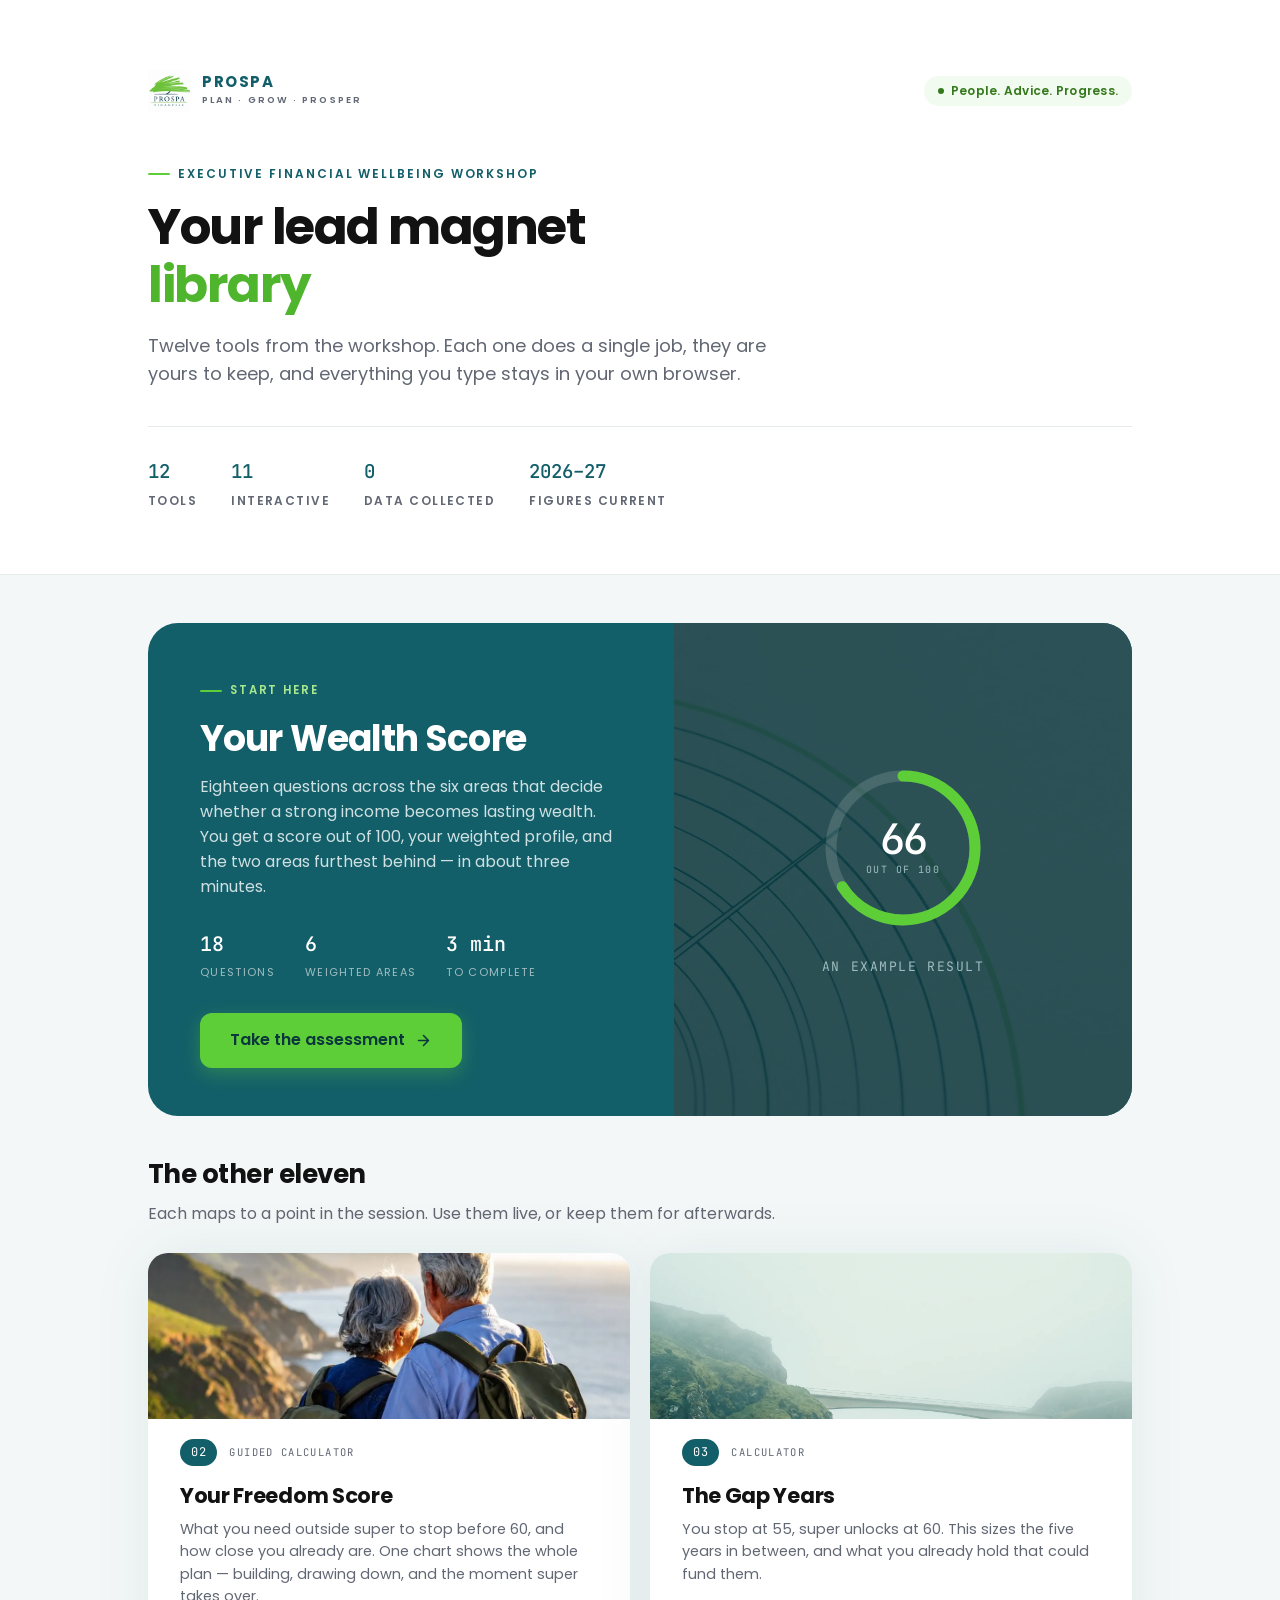
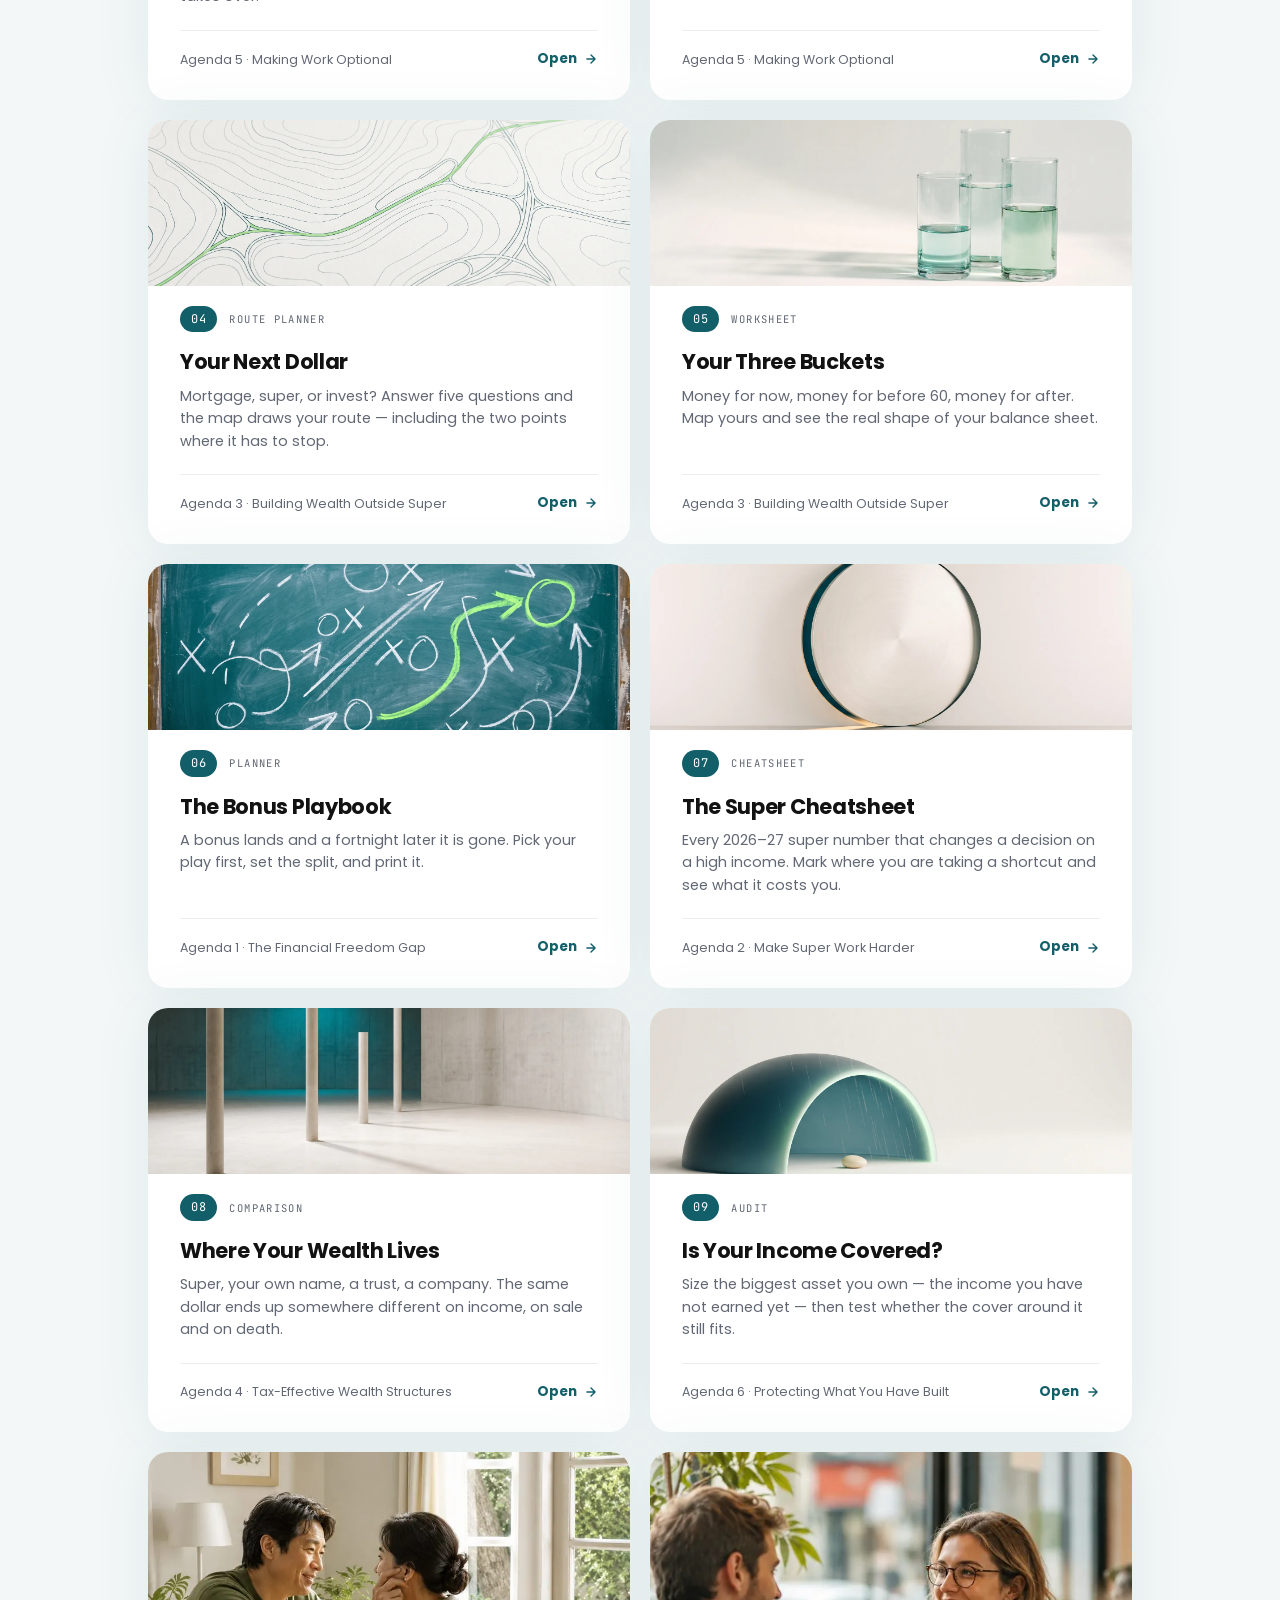
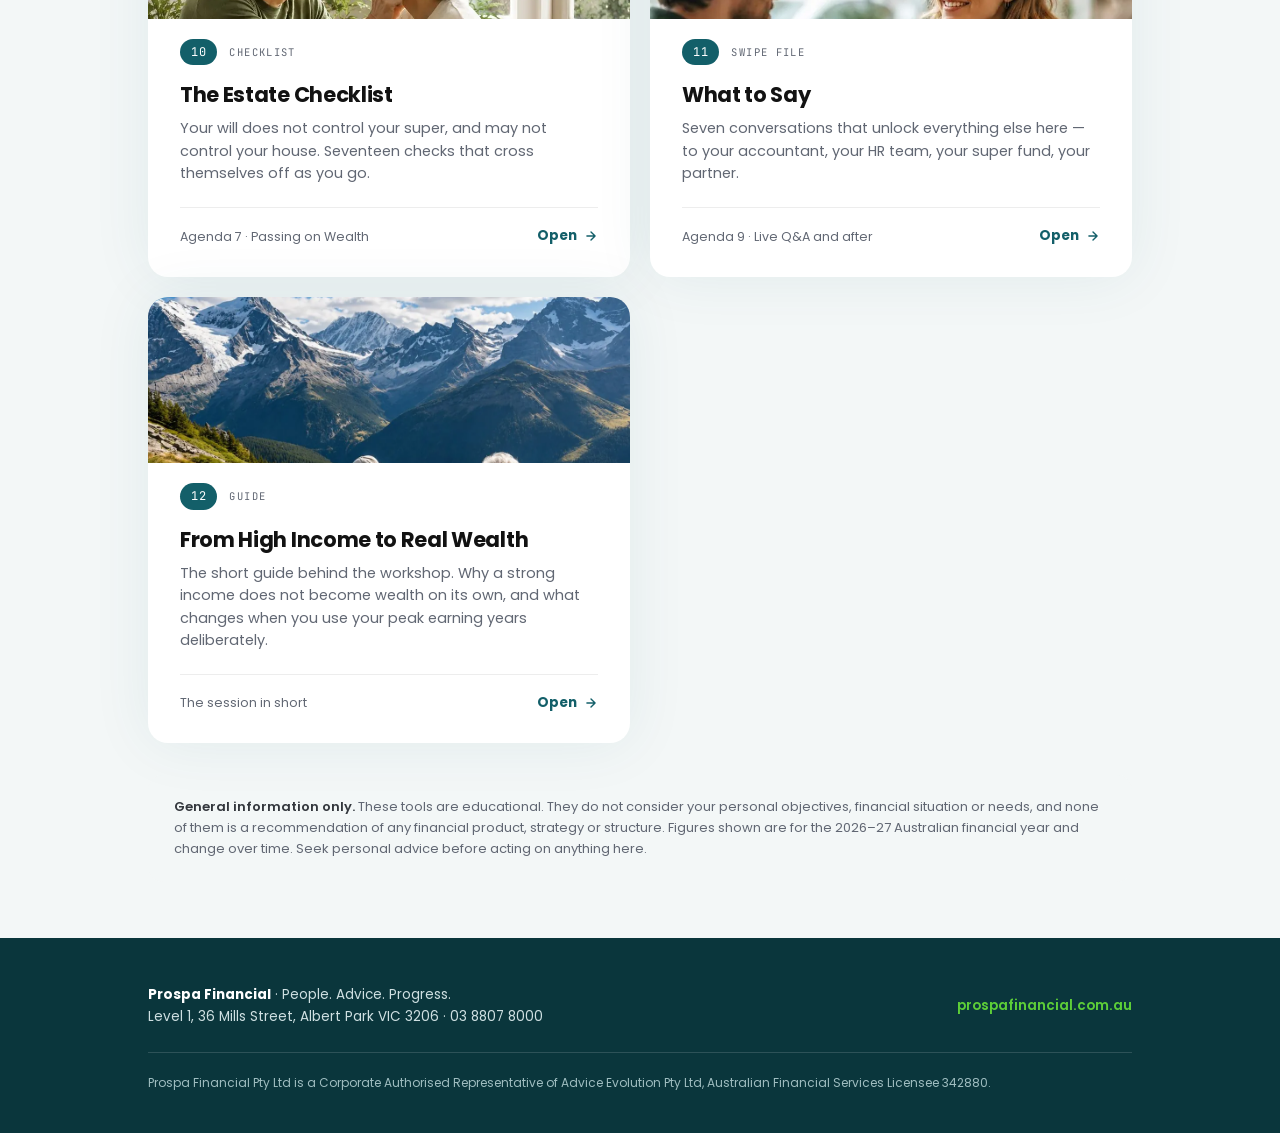
<file: index.html>
<!DOCTYPE html>
<html lang="en-AU">
  <head>
    <meta charset="UTF-8" />
    <meta name="viewport" content="width=device-width, initial-scale=1.0" />
    <title>Your Lead Magnet Library — Prospa Financial</title>
    <meta
      name="description"
      content="Twelve tools from the Executive Financial Wellbeing Workshop, led by Your Wealth Score. General information only."
    />
    <link rel="icon" type="image/svg+xml" href="assets/favicon.svg" />
    <link rel="preconnect" href="https://fonts.googleapis.com" />
    <link rel="preconnect" href="https://fonts.gstatic.com" crossorigin />
    <link
      href="https://fonts.googleapis.com/css2?family=Poppins:wght@300;400;500;600;700;800&family=JetBrains+Mono:wght@400;500&display=swap"
      rel="stylesheet"
    />
    <link rel="stylesheet" href="assets/prospa.css" />
    <style>
      body {
        background: var(--bg2);
      }

      /* ---- Hero ---- */
      .hero {
        background: #fff;
        padding: 70px 0 64px;
        border-bottom: 1px solid var(--line);
      }
      .wrap {
        max-width: var(--maxw);
        margin: 0 auto;
        padding: 0 48px;
      }
      .hero h1 {
        font-size: 50px;
        letter-spacing: -0.03em;
        margin-bottom: 18px;
        max-width: 16ch;
      }
      .hero h1 em {
        font-style: normal;
        color: var(--green-600);
      }
      .hero .lede {
        font-size: 18px;
        color: var(--gray);
        max-width: 60ch;
      }
      .hero-top {
        display: flex;
        align-items: center;
        justify-content: space-between;
        gap: 24px;
        flex-wrap: wrap;
        margin-bottom: 46px;
      }
      .hero-meta {
        display: flex;
        gap: 34px;
        flex-wrap: wrap;
        margin-top: 38px;
        padding-top: 30px;
        border-top: 1px solid var(--line);
      }
      .hero-meta .m b {
        display: block;
        font-family: 'JetBrains Mono', monospace;
        font-size: 19px;
        color: var(--teal);
        font-weight: 500;
      }
      .hero-meta .m span {
        display: block;
        font-size: 12px;
        font-weight: 600;
        letter-spacing: 0.12em;
        text-transform: uppercase;
        color: var(--gray);
        margin-top: 5px;
      }

      /* ---- Featured ---- */
      .feature {
        display: grid;
        grid-template-columns: 1.15fr 1fr;
        gap: 0;
        background: var(--teal);
        border-radius: var(--r-xl);
        overflow: hidden;
        color: #fff;
        margin-bottom: 44px;
      }
      .feature-copy {
        padding: 52px 52px 48px;
      }
      .feature .tag {
        display: inline-flex;
        align-items: center;
        gap: 8px;
        font-size: 11.5px;
        font-weight: 600;
        letter-spacing: 0.16em;
        text-transform: uppercase;
        color: #a8e88f;
        margin-bottom: 18px;
      }
      .feature .tag::before {
        content: '';
        width: 22px;
        height: 2px;
        background: var(--green);
        border-radius: 2px;
      }
      .feature h2 {
        color: #fff;
        font-size: 36px;
        letter-spacing: -0.025em;
        margin-bottom: 16px;
      }
      .feature p {
        color: #cfe0e2;
        font-size: 16px;
        max-width: 48ch;
      }
      .feature-stats {
        display: flex;
        gap: 30px;
        flex-wrap: wrap;
        margin: 30px 0 32px;
      }
      .feature-stats b {
        display: block;
        font-family: 'JetBrains Mono', monospace;
        font-size: 20px;
        color: #fff;
        font-weight: 500;
      }
      .feature-stats span {
        display: block;
        font-size: 11px;
        letter-spacing: 0.12em;
        text-transform: uppercase;
        color: #9fbdc0;
        margin-top: 4px;
      }
      .feature-visual {
        background: var(--teal-900);
        display: flex;
        align-items: center;
        justify-content: center;
        padding: 48px 40px;
      }
      .ring-demo {
        text-align: center;
      }
      .ring-demo svg {
        display: block;
        margin: 0 auto 18px;
      }
      .ring-demo .n {
        font-family: 'JetBrains Mono', monospace;
        font-size: 13px;
        letter-spacing: 0.12em;
        text-transform: uppercase;
        color: #9fbdc0;
      }
      .ring-arc {
        stroke-dasharray: 452;
        stroke-dashoffset: 452;
        animation: draw 1.6s var(--ease) 0.3s forwards;
      }
      @keyframes draw {
        to {
          stroke-dashoffset: 154;
        }
      }
      .ring-label {
        font-family: 'JetBrains Mono', monospace;
        font-size: 42px;
        font-weight: 500;
        fill: #fff;
        letter-spacing: -0.04em;
      }
      .ring-sub {
        font-family: 'JetBrains Mono', monospace;
        font-size: 10px;
        fill: #9fbdc0;
        letter-spacing: 0.14em;
      }

      /* ---- Card and feature artwork ----
         The card is a link, so the art is a <span>, not a <figure>: a figure
         inside an anchor is not phrasing content and would be invalid. */
      .tool-art {
        display: block;
        margin: -30px -32px 20px;
        aspect-ratio: 2.9 / 1;
        overflow: hidden;
        background: var(--bg2);
        border-radius: var(--r-lg) var(--r-lg) 0 0;
      }
      .tool-art img {
        display: block;
        width: 100%;
        height: 100%;
        object-fit: cover;
        transition: transform 600ms var(--ease);
      }
      .tool:hover .tool-art img {
        transform: scale(1.035);
      }

      /* The ring demo keeps its animation; the artwork sits behind it, dimmed
         right down so the 66 stays the brightest thing in the panel. */
      .feature-visual {
        position: relative;
        isolation: isolate;
      }
      .feature-art {
        position: absolute;
        inset: 0;
        z-index: -1;
        width: 100%;
        height: 100%;
        object-fit: cover;
        opacity: 0.14;
      }

      /* ---- Grid ---- */
      .tools {
        display: grid;
        grid-template-columns: repeat(2, 1fr);
        gap: 20px;
        margin-bottom: 20px;
      }
      .tool {
        display: flex;
        flex-direction: column;
        background: #fff;
        border-radius: var(--r-lg);
        padding: 30px 32px;
        box-shadow: var(--sh-card);
        transition: transform var(--dur-base) var(--ease),
          box-shadow var(--dur-base) var(--ease);
      }
      .tool:hover {
        transform: translateY(-3px);
        box-shadow: var(--sh-raise);
      }
      .tool:focus-visible {
        outline: 2px solid var(--teal);
        outline-offset: 3px;
      }
      .tool-top {
        display: flex;
        align-items: center;
        gap: 12px;
        margin-bottom: 18px;
      }
      .tool-no {
        font-family: 'JetBrains Mono', monospace;
        font-size: 12px;
        color: #fff;
        background: var(--teal);
        border-radius: var(--r-pill);
        padding: 4px 11px;
        letter-spacing: 0.06em;
      }
      .tool-kind {
        font-family: 'JetBrains Mono', monospace;
        font-size: 10.5px;
        letter-spacing: 0.13em;
        text-transform: uppercase;
        color: var(--gray);
      }
      .tool h3 {
        font-size: 21px;
        letter-spacing: -0.015em;
        margin-bottom: 10px;
      }
      .tool p {
        color: var(--gray);
        font-size: 14.5px;
        flex: 1;
      }
      .tool-foot {
        display: flex;
        align-items: center;
        justify-content: space-between;
        gap: 14px;
        margin-top: 22px;
        padding-top: 18px;
        border-top: 1px solid var(--line-2);
      }
      .tool-agenda {
        font-size: 12.5px;
        color: var(--gray);
      }
      .tool-go {
        display: inline-flex;
        align-items: center;
        gap: 7px;
        font-size: 13.5px;
        font-weight: 700;
        color: var(--teal);
        transition: gap var(--dur-base) var(--ease);
      }
      .tool:hover .tool-go {
        gap: 11px;
      }

      .foot {
        background: var(--teal-900);
        color: #cfe0e2;
        padding: 46px 0 40px;
        margin-top: 56px;
        font-size: 13.5px;
        line-height: 1.65;
      }
      .foot b {
        color: #fff;
      }
      .foot a {
        color: var(--green);
        font-weight: 600;
      }
      .foot .afsl {
        margin-top: 24px;
        padding-top: 20px;
        border-top: 1px solid rgba(255, 255, 255, 0.14);
        font-size: 12px;
        color: #9fbdc0;
      }

      @media (prefers-reduced-motion: reduce) {
        .tool:hover .tool-art img {
          transform: none;
        }
      }

      @media print {
        .tool-art,
        .feature-art {
          display: none;
        }
      }

      @media (max-width: 900px) {
        .feature {
          grid-template-columns: 1fr;
        }
        .feature-visual {
          padding: 40px;
        }
      }
      @media (max-width: 720px) {
        .wrap {
          padding: 0 22px;
        }
        .hero {
          padding: 44px 0 40px;
        }
        .hero h1 {
          font-size: 33px;
        }
        .feature-copy {
          padding: 34px 26px 30px;
        }
        .feature h2 {
          font-size: 27px;
        }
        .tools {
          grid-template-columns: 1fr;
        }
        .tool {
          padding: 26px 24px;
        }
        .tool-art {
          margin: -26px -24px 18px;
        }
      }
    </style>
  </head>
  <body>
    <header class="hero">
      <div class="wrap">
        <div class="hero-top">
          <a class="lockup" href="https://www.prospafinancial.com.au" target="_blank" rel="noopener noreferrer">
            <img src="assets/prospa-logo.png" alt="" width="42" height="42" />
            <span class="lockup-name">
              <b>PROSPA</b>
              <span>Plan · Grow · Prosper</span>
            </span>
          </a>
          <span class="badge badge-green"><i class="d"></i>People. Advice. Progress.</span>
        </div>

        <div class="eyebrow">Executive Financial Wellbeing Workshop</div>
        <h1>Your lead magnet <em>library</em></h1>
        <p class="lede">
          Twelve tools from the workshop. Each one does a single job, they are yours to keep, and
          everything you type stays in your own browser.
        </p>

        <div class="hero-meta">
          <div class="m"><b>12</b><span>Tools</span></div>
          <div class="m"><b>11</b><span>Interactive</span></div>
          <div class="m"><b>0</b><span>Data collected</span></div>
          <div class="m"><b>2026–27</b><span>Figures current</span></div>
        </div>
      </div>
    </header>

    <main class="wrap" style="padding-top: 48px">
      <!-- ---------- Featured ---------- -->
      <a class="feature" href="magnets/01-wealth-score.html">
        <div class="feature-copy">
          <span class="tag">Start here</span>
          <h2>Your Wealth Score</h2>
          <p>
            Eighteen questions across the six areas that decide whether a strong income becomes
            lasting wealth. You get a score out of 100, your weighted profile, and the two areas
            furthest behind — in about three minutes.
          </p>
          <div class="feature-stats">
            <div><b>18</b><span>Questions</span></div>
            <div><b>6</b><span>Weighted areas</span></div>
            <div><b>3 min</b><span>To complete</span></div>
          </div>
          <span class="btn btn-primary">
            Take the assessment
            <svg width="17" height="17" viewBox="0 0 24 24" fill="none" stroke="currentColor"
                 stroke-width="2.3" stroke-linecap="round" stroke-linejoin="round" aria-hidden="true">
              <path d="M5 12h14M12 5l7 7-7 7" />
            </svg>
          </span>
        </div>
        <div class="feature-visual">
          <img class="feature-art" src="assets/img/art/01-score-rings.webp" alt="" />
          <div class="ring-demo">
            <svg width="176" height="176" viewBox="0 0 176 176" aria-hidden="true">
              <circle cx="88" cy="88" r="72" fill="none" stroke="rgba(255,255,255,.14)" stroke-width="11" />
              <circle class="ring-arc" cx="88" cy="88" r="72" fill="none" stroke="var(--green)"
                      stroke-width="11" stroke-linecap="round" transform="rotate(-90 88 88)" />
              <text class="ring-label" x="88" y="94" text-anchor="middle">66</text>
              <text class="ring-sub" x="88" y="113" text-anchor="middle">OUT OF 100</text>
            </svg>
            <span class="n">An example result</span>
          </div>
        </div>
      </a>

      <!-- ---------- The rest ---------- -->
      <div class="sec-head" style="margin-bottom: 26px">
        <h2 style="font-size: 26px">The other eleven</h2>
        <p>Each maps to a point in the session. Use them live, or keep them for afterwards.</p>
      </div>

      <div class="tools" id="tools"></div>

      <div class="disclaimer" style="margin-top: 32px">
        <b>General information only.</b> These tools are educational. They do not consider your
        personal objectives, financial situation or needs, and none of them is a recommendation of
        any financial product, strategy or structure. Figures shown are for the 2026–27 Australian
        financial year and change over time. Seek personal advice before acting on anything here.
      </div>
    </main>

    <footer class="foot">
      <div class="wrap">
        <div class="between">
          <div>
            <b>Prospa Financial</b> · People. Advice. Progress.<br />
            Level 1, 36 Mills Street, Albert Park VIC 3206 · 03 8807 8000
          </div>
          <a href="https://www.prospafinancial.com.au" target="_blank" rel="noopener noreferrer">
            prospafinancial.com.au
          </a>
        </div>
        <div class="afsl" id="afsl"></div>
      </div>
    </footer>

    <script type="module">
      import { PROSPA } from './assets/sheet.js'

      document.getElementById('afsl').textContent = PROSPA.afsl

      // The eleven that follow the Wealth Score, each tied to its agenda item.
      const TOOLS = [
        {
          no: '02',
          art: 'photo/senior-couple-coastal-hike-ocean-vista.webp',
          pos: '50% 38%',
          slug: '02-freedom-number',
          kind: 'Guided calculator',
          title: 'Your Freedom Score',
          blurb:
            'What you need outside super to stop before 60, and how close you already are. One chart shows the whole plan — building, drawing down, and the moment super takes over.',
          agenda: 'Agenda 5 · Making Work Optional',
        },
        {
          no: '03',
          art: 'art/03-gap-bridge.webp',
          pos: '50% 58%',
          slug: '03-gap-years',
          kind: 'Calculator',
          title: 'The Gap Years',
          blurb:
            'You stop at 55, super unlocks at 60. This sizes the five years in between, and what you already hold that could fund them.',
          agenda: 'Agenda 5 · Making Work Optional',
        },
        {
          no: '04',
          art: 'art/04-routemap.webp',
          pos: '50% 50%',
          slug: '04-next-dollar',
          kind: 'Route planner',
          title: 'Your Next Dollar',
          blurb:
            'Mortgage, super, or invest? Answer five questions and the map draws your route — including the two points where it has to stop.',
          agenda: 'Agenda 3 · Building Wealth Outside Super',
        },
        {
          no: '05',
          art: 'art/05-vessels.webp',
          pos: '55% 62%',
          slug: '05-three-buckets',
          kind: 'Worksheet',
          title: 'Your Three Buckets',
          blurb:
            'Money for now, money for before 60, money for after. Map yours and see the real shape of your balance sheet.',
          agenda: 'Agenda 3 · Building Wealth Outside Super',
        },
        {
          no: '06',
          art: 'art/06-playbook.webp',
          pos: '50% 50%',
          slug: '06-bonus-playbook',
          kind: 'Planner',
          title: 'The Bonus Playbook',
          blurb:
            'A bonus lands and a fortnight later it is gone. Pick your play first, set the split, and print it.',
          agenda: 'Agenda 1 · The Financial Freedom Gap',
        },
        {
          no: '07',
          art: 'art/07-vault.webp',
          pos: '50% 56%',
          slug: '07-super-cheatsheet',
          kind: 'Cheatsheet',
          title: 'The Super Cheatsheet',
          blurb:
            'Every 2026–27 super number that changes a decision on a high income. Mark where you are taking a shortcut and see what it costs you.',
          agenda: 'Agenda 2 · Make Super Work Harder',
        },
        {
          no: '08',
          art: 'art/08-columns.webp',
          pos: '50% 58%',
          slug: '08-structures',
          kind: 'Comparison',
          title: 'Where Your Wealth Lives',
          blurb:
            'Super, your own name, a trust, a company. The same dollar ends up somewhere different on income, on sale and on death.',
          agenda: 'Agenda 4 · Tax-Effective Wealth Structures',
        },
        {
          no: '09',
          art: 'art/09-dome.webp',
          pos: '50% 62%',
          slug: '09-income-protection',
          kind: 'Audit',
          title: 'Is Your Income Covered?',
          blurb:
            'Size the biggest asset you own — the income you have not earned yet — then test whether the cover around it still fits.',
          agenda: 'Agenda 6 · Protecting What You Have Built',
        },
        {
          no: '10',
          art: 'photo/mature-couple-home-breakfast-affection.webp',
          pos: '50% 32%',
          slug: '10-estate-checklist',
          kind: 'Checklist',
          title: 'The Estate Checklist',
          blurb:
            'Your will does not control your super, and may not control your house. Seventeen checks that cross themselves off as you go.',
          agenda: 'Agenda 7 · Passing on Wealth',
        },
        {
          no: '11',
          art: 'photo/professionals-cafe-meeting-coffee-discussion.webp',
          pos: '50% 34%',
          slug: '11-conversation-swipe-file',
          kind: 'Swipe file',
          title: 'What to Say',
          blurb:
            'Seven conversations that unlock everything else here — to your accountant, your HR team, your super fund, your partner.',
          agenda: 'Agenda 9 · Live Q&A and after',
        },
        {
          no: '12',
          art: 'photo/seniors-mountain-summit-binoculars-hiking.webp',
          pos: '50% 40%',
          slug: '12-freedom-guide',
          kind: 'Guide',
          title: 'From High Income to Real Wealth',
          blurb:
            'The short guide behind the workshop. Why a strong income does not become wealth on its own, and what changes when you use your peak earning years deliberately.',
          agenda: 'The session in short',
        },
      ]

      document.getElementById('tools').innerHTML = TOOLS.map(
        (t) => `
          <a class="tool" href="magnets/${t.slug}.html">
            <span class="tool-art"><img src="assets/img/${t.art}" alt="" loading="lazy" decoding="async"
                  style="object-position:${t.pos}" /></span>
            <div class="tool-top">
              <span class="tool-no">${t.no}</span>
              <span class="tool-kind">${t.kind}</span>
            </div>
            <h3>${t.title}</h3>
            <p>${t.blurb}</p>
            <div class="tool-foot">
              <span class="tool-agenda">${t.agenda}</span>
              <span class="tool-go">Open
                <svg width="14" height="14" viewBox="0 0 24 24" fill="none" stroke="currentColor"
                     stroke-width="2.4" stroke-linecap="round" stroke-linejoin="round" aria-hidden="true">
                  <path d="M5 12h14M12 5l7 7-7 7" />
                </svg>
              </span>
            </div>
          </a>`
      ).join('')
    </script>
  </body>
</html>
</file>
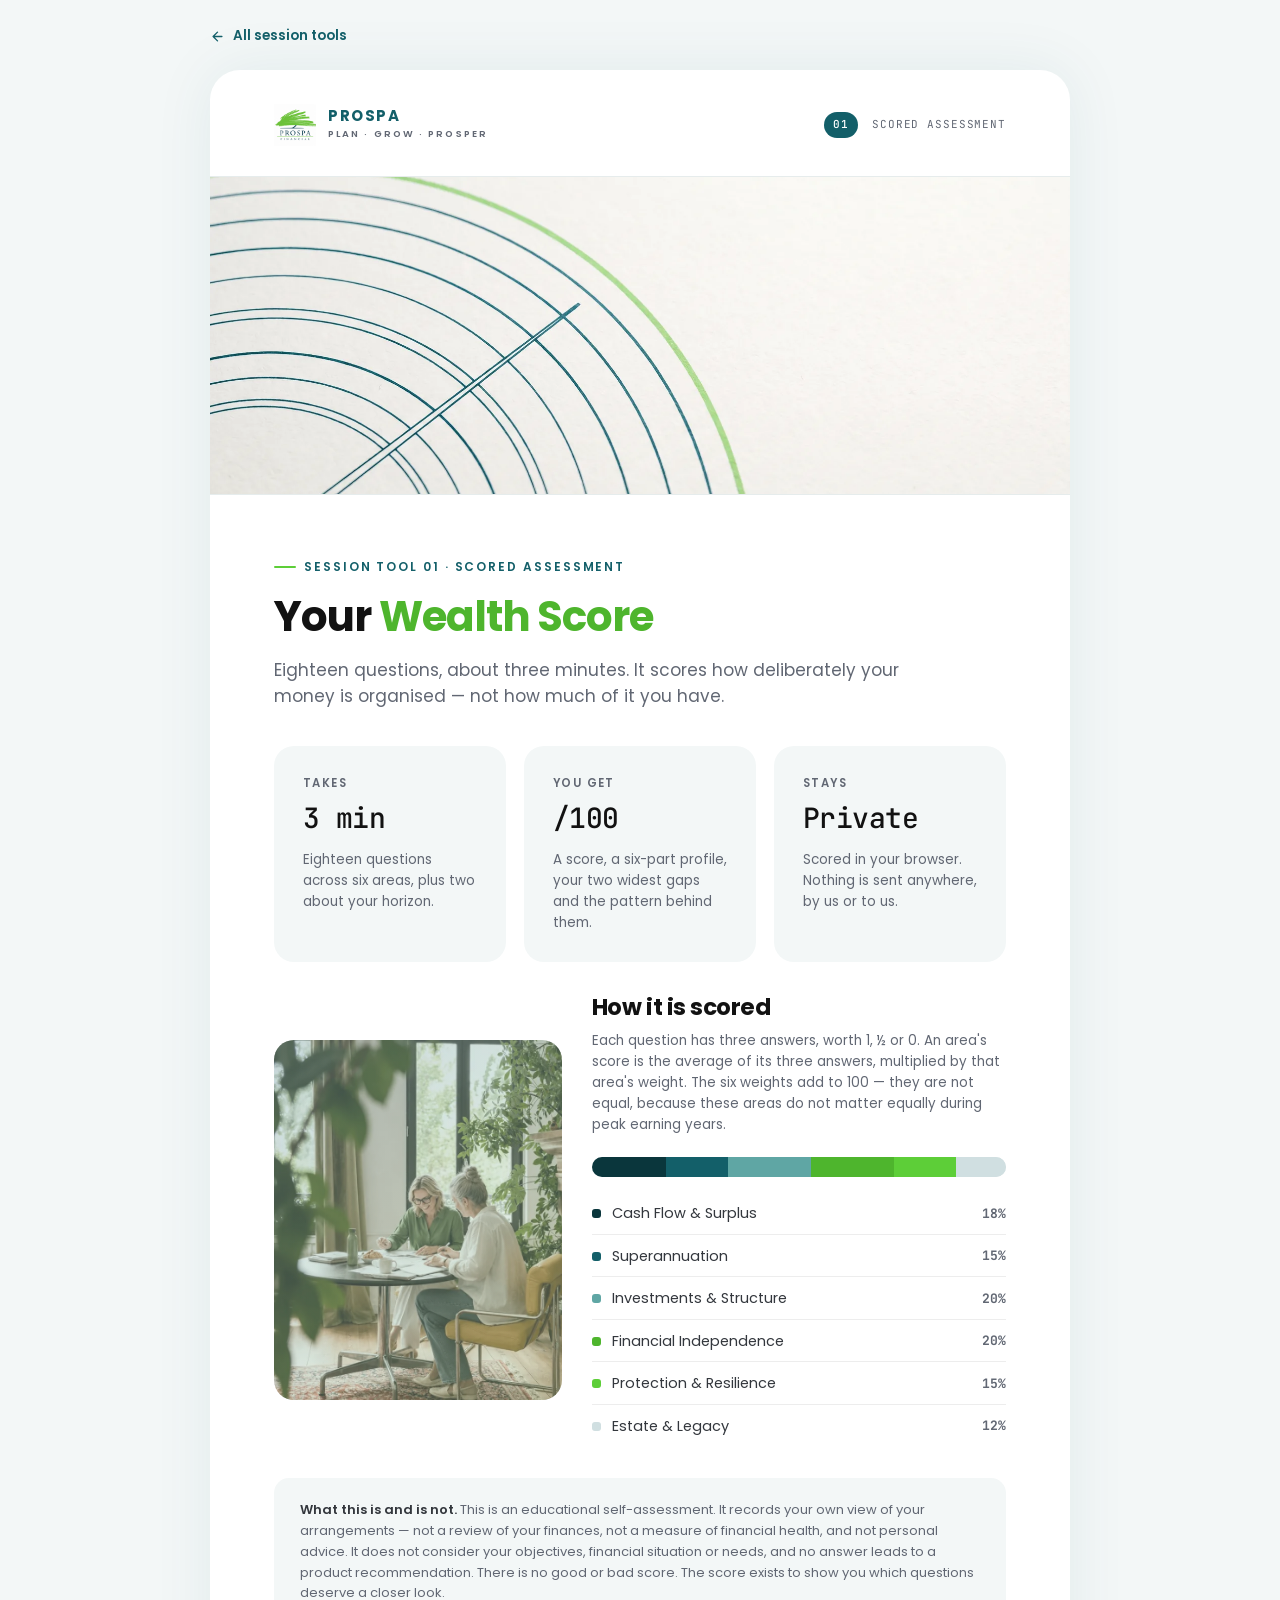
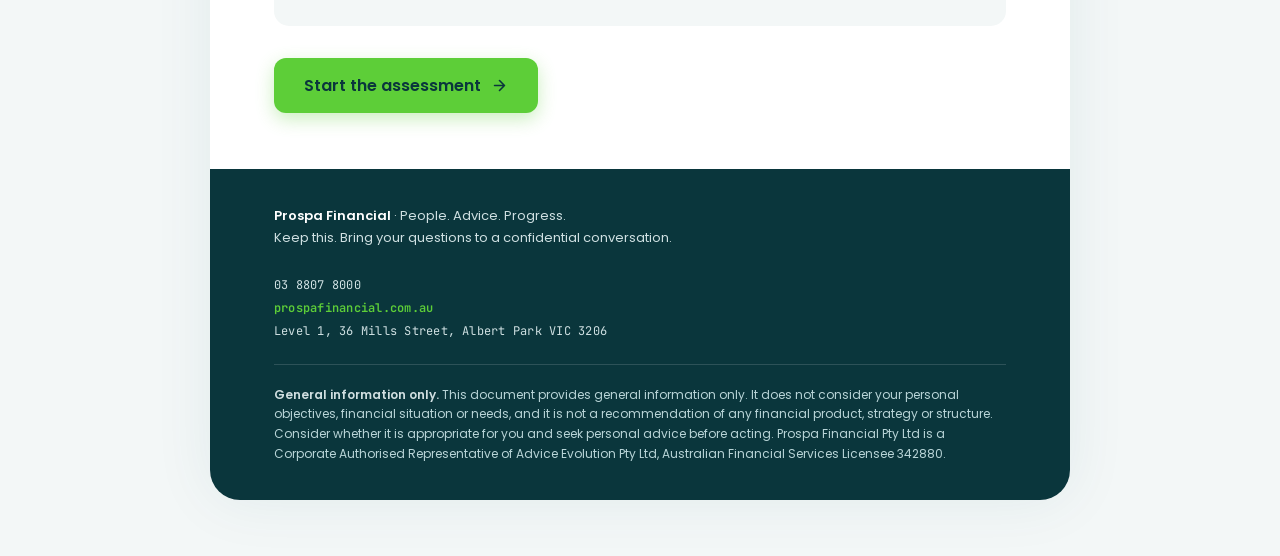
<file: magnets/01-wealth-score.html>
<!DOCTYPE html>
<html lang="en-AU">
  <head>
    <meta charset="UTF-8" />
    <meta name="viewport" content="width=device-width, initial-scale=1.0" />
    <title>Your Wealth Score — Prospa Financial</title>
    <meta
      name="description"
      content="Eighteen questions, about three minutes. A scored assessment of how deliberately your money is organised across six areas. General information only."
    />
    <link rel="icon" type="image/svg+xml" href="../assets/favicon.svg" />
    <link rel="preconnect" href="https://fonts.googleapis.com" />
    <link rel="preconnect" href="https://fonts.gstatic.com" crossorigin />
    <link
      href="https://fonts.googleapis.com/css2?family=Poppins:wght@300;400;500;600;700;800&family=JetBrains+Mono:wght@400;500&display=swap"
      rel="stylesheet"
    />
    <link rel="stylesheet" href="../assets/prospa.css" />
    <style>
      /* ============================================================
         01 · YOUR WEALTH SCORE — sheet-local styles only.
         Everything here is scoped to this document. Tokens only;
         no brand hex. The warm accent var(--ember) is deliberately
         not used on this sheet: the scored areas must not read as a
         verdict, so warmth arrives only through the shared
         --ember-soft tints on .pattern-flag and the strip's
         "warn" tone.
         ============================================================ */

      /* ---- 1 · Progress rail ------------------------------------ */

      .quiz-top {
        padding: 40px 64px 0;
      }

      /* The stepper widget, re-laid as a seven-chip rail: mark above
         label, so each label gets the full column width and can wrap
         instead of overflowing. Same specificity as .w-stepper, but
         this sheet's stylesheet loads after prospa.css, so it wins. */
      .qnav-rail {
        display: grid;
        grid-template-columns: repeat(7, 1fr);
        gap: 6px;
        margin: 0 0 16px;
      }
      .qnav-rail .w-step {
        min-width: 0;
        flex-direction: column;
        align-items: center;
        text-align: center;
        gap: 7px;
        padding: 12px 6px 11px;
      }
      .qnav-rail .w-step-mark {
        width: 21px;
        height: 21px;
        font-size: 11px;
      }
      .qnav-rail .w-step-mark svg {
        width: 11px;
        height: 11px;
      }
      .qnav-rail .w-step-label {
        font-size: 11px;
        line-height: 1.25;
      }

      .qnav-foot {
        display: flex;
        justify-content: space-between;
        align-items: baseline;
        gap: 14px;
        margin-bottom: 10px;
      }
      .qnav-k {
        font-family: 'JetBrains Mono', monospace;
        font-size: 11.5px;
        letter-spacing: 0.08em;
        text-transform: uppercase;
        color: var(--gray);
      }
      .qnav-k b {
        color: var(--teal);
        font-weight: 500;
      }
      .qnav-right {
        text-align: right;
        flex: none;
      }

      .progress-track {
        height: 5px;
        border-radius: 3px;
        background: var(--line);
        overflow: hidden;
      }
      .progress-fill {
        height: 100%;
        background: var(--green);
        border-radius: 3px;
        transform-origin: left center;
        transform: scaleX(0);
        transition: transform var(--dur-reveal) var(--ease);
      }

      /* ---- 2 · Steps ------------------------------------------- */

      .step {
        display: none;
        animation: rise var(--dur-reveal) var(--ease) both;
      }
      .step.on {
        display: block;
      }
      @keyframes rise {
        from {
          opacity: 0;
          transform: translateY(10px);
        }
        to {
          opacity: 1;
          transform: none;
        }
      }

      /* Each step moves focus to its own heading, so a keyboard or
         screen-reader user is not left at the top of the document. */
      [data-focus]:focus {
        outline: none;
      }
      [data-focus]:focus-visible {
        outline: 2px solid var(--teal);
        outline-offset: 5px;
        border-radius: 4px;
      }

      .step-title {
        font-size: 30px;
        letter-spacing: -0.025em;
        margin-bottom: 14px;
      }
      .aside-h {
        font-size: 23px;
        letter-spacing: -0.02em;
        margin-bottom: 10px;
      }

      /* ---- 3 · Questions --------------------------------------- */

      .q {
        padding: 30px 0;
        border-bottom: 1px solid var(--line);
      }
      .q:last-of-type {
        border-bottom: none;
      }
      .q-head {
        display: flex;
        gap: 14px;
        align-items: flex-start;
        margin-bottom: 18px;
      }
      .q-head p {
        font-size: 17px;
        font-weight: 600;
        color: var(--ink);
        line-height: 1.45;
        padding-top: 4px;
      }
      .q-head .num {
        transition: background var(--dur-base) var(--ease);
      }
      /* Answered: the marker turns, so the page keeps moving under
         the reader's hand without anything shifting position. */
      .q.done .q-head .num {
        background: var(--green);
      }

      .opts {
        display: grid;
        gap: 10px;
        margin-left: 48px;
      }
      .opt {
        display: flex;
        align-items: center;
        gap: 13px;
        padding: 14px 18px;
        border: 1.5px solid var(--line);
        border-radius: var(--r-sm);
        background: #fff;
        cursor: pointer;
        font-size: 15.5px;
        color: var(--slate);
        text-align: left;
        font-family: 'Poppins', sans-serif;
        line-height: 1.45;
        transition: border-color var(--dur-snap) var(--ease),
          background var(--dur-snap) var(--ease), color var(--dur-snap) var(--ease);
      }
      .opt:hover {
        border-color: var(--accent);
        background: var(--bg2);
      }
      .opt .mark {
        width: 11px;
        height: 11px;
        border-radius: 50%;
        flex: none;
        border: 2px solid var(--line);
        transition: background var(--dur-snap) var(--ease),
          border-color var(--dur-snap) var(--ease), box-shadow var(--dur-snap) var(--ease);
      }
      /* All three answers select identically. Colour-coding them
         would make the sheet grade the reader mid-question, and this
         assessment explicitly has no good or bad answer. */
      .opt[aria-checked='true'] {
        border-color: var(--teal);
        background: var(--bg2);
        color: var(--ink);
      }
      .opt[aria-checked='true'] .mark {
        border-color: var(--teal);
        background: var(--teal);
        box-shadow: 0 0 0 3px rgba(19, 95, 105, 0.15);
      }
      .opt:focus-visible {
        outline: 2px solid var(--teal);
        outline-offset: 2px;
      }

      .nav-row {
        display: flex;
        justify-content: space-between;
        align-items: center;
        gap: 16px;
        padding: 34px 0 0;
        margin-top: 8px;
        border-top: 1px solid var(--line);
      }
      .nav-note {
        font-size: 13px;
        color: var(--gray);
      }

      /* ---- 4 · Horizon step ------------------------------------ */

      .horizon {
        display: grid;
        grid-template-columns: repeat(2, 1fr);
        gap: 26px;
        margin-bottom: 8px;
      }
      .age-val {
        font-family: 'JetBrains Mono', monospace;
        font-size: 30px;
        font-weight: 500;
        color: var(--teal);
        font-variant-numeric: tabular-nums;
      }

      /* ---- 5 · Result ----------------------------------------- */

      /* The band leads the result page, so it needs less air above
         it than it does mid-document. Screen only: in print the
         shared stylesheet turns it into a rule-left pull-quote and
         owns its margins. */
      @media screen {
        .band-lead {
          margin-top: -10px;
        }

        /* The shared .lm-band-k colour (#9fc3c7) measures 3.40:1 against
           the lightest part of THIS band's photograph — under AA for
           11px text. The headline is fine at 7.01:1; it is only the chip
           that is short. Lifting it to the same tone the panel below
           already uses takes it to 4.74:1 and keeps it quieter than the
           white headline. The shared rule in prospa.css is the real fix,
           since every sheet with a photo band inherits it. */
        .band-lead .lm-band-k {
          color: #cfe0e2;
        }
      }

      .res-hero {
        display: grid;
        grid-template-columns: 260px 1fr;
        gap: 44px;
        align-items: center;
      }
      .band-name {
        font-size: 34px;
        letter-spacing: -0.025em;
        margin: 10px 0 12px;
      }
      .band-copy {
        color: var(--gray);
        font-size: 16.5px;
      }
      .res-poles {
        margin-bottom: 22px;
      }

      /* Print forces every .w-row-track fill to scaleX(1) so a sheet
         printed before the bars animate is not blank. On this page
         that would erase the measurement, so each fill carries its
         own scale and this rule hands it back. */
      #pillars .w-row {
        break-inside: avoid;
      }

      /* ---- 6 · Narrative blocks -------------------------------- */

      .pattern {
        border-radius: var(--r-lg);
        padding: 30px 32px;
        background: var(--bg2);
      }
      .pattern-flag {
        background: var(--ember-soft);
      }
      .pattern h3 {
        font-size: 21px;
        margin-bottom: 10px;
      }
      .pattern p {
        color: var(--slate);
        font-size: 15.5px;
      }
      .pattern p + p {
        margin-top: 12px;
      }

      .gap-item {
        display: flex;
        gap: 16px;
        align-items: flex-start;
        padding: 20px 0;
        border-bottom: 1px solid var(--line-2);
      }
      .gap-item:last-child {
        border-bottom: none;
      }
      .gap-item b {
        display: block;
        color: var(--ink);
        font-size: 16px;
        margin-bottom: 5px;
      }
      .gap-item p {
        color: var(--gray);
        font-size: 14.5px;
      }

      .cta-panel {
        background: var(--teal);
        border-radius: var(--r-xl);
        padding: 44px 48px;
        color: #fff;
      }
      .cta-panel h3 {
        color: #fff;
        font-size: 26px;
        letter-spacing: -0.02em;
        margin-bottom: 12px;
      }
      .cta-panel p {
        color: #cfe0e2;
        font-size: 16px;
        max-width: 56ch;
      }
      /* .cta-panel p outweighs .tiny, so the footnote under the buttons
         was rendering at body size in body tone — no step at all. And its
         #9fbdc0 measured 3.58:1 on this panel, under AA for 12px. This
         restores the step and takes the line to 5.40:1. */
      .cta-panel .tiny {
        font-size: 12.5px;
        color: #cfe0e2;
      }

      /* ---- 7 · Responsive ------------------------------------- */

      @media (max-width: 760px) {
        .opts {
          margin-left: 0;
        }
        .q-head p {
          font-size: 16px;
        }
        .step-title {
          font-size: 24px;
        }
        .res-hero {
          grid-template-columns: 1fr;
          gap: 26px;
          justify-items: center;
          text-align: center;
        }
        .horizon {
          grid-template-columns: 1fr;
        }
        .cta-panel {
          padding: 32px 26px;
        }
        .band-name {
          font-size: 27px;
        }
      }

      /* Below 720px the rail drops its labels and becomes seven
         numbered pips. The step's full name is in the line beneath
         it, so nothing is lost; the labels stay in the accessibility
         tree rather than being removed from it. */
      @media (max-width: 720px) {
        /* Shares .pad's breakpoint, not a nearby one: the rail and the
           questions beneath it have to start on the same gutter. */
        .quiz-top {
          padding: 28px 24px 0;
        }
        .qnav-rail {
          gap: 5px;
        }
        .qnav-rail .w-step {
          flex-direction: row;
          justify-content: center;
          gap: 0;
          padding: 9px 0;
          /* The containing block for the hidden label below, so its box
             is pinned inside its own chip rather than to the page. */
          position: relative;
        }
        .qnav-rail .w-step-label {
          position: absolute;
          width: 1px;
          height: 1px;
          padding: 0;
          margin: -1px;
          overflow: hidden;
          clip: rect(0 0 0 0);
          white-space: nowrap;
          border: 0;
        }
        .qnav-foot {
          flex-wrap: wrap;
          gap: 4px 14px;
        }
      }

      @media (max-width: 420px) {
        .qnav-right {
          display: none;
        }
      }

      /* ---- 8 · Print ------------------------------------------ */

      @media print {
        .quiz-top {
          padding: 0;
        }
        .step {
          display: none !important;
        }
        .step.on {
          display: block !important;
        }
        .res-hero {
          grid-template-columns: 210px 1fr;
          gap: 28px;
          text-align: left;
        }
        /* Hand the bars their real lengths back — see the note above. */
        #pillars .w-row-track i {
          transform: scaleX(var(--row-s, 1)) !important;
        }
        .pattern,
        .gap-item,
        .cta-panel,
        .res-hero {
          break-inside: avoid;
        }
        .cta-panel {
          background: var(--bg2);
          color: var(--slate);
        }
        .cta-panel h3 {
          color: var(--ink);
        }
        .cta-panel p {
          color: var(--gray);
        }
      }
    </style>
  </head>
  <body>
    <div data-sheet-back></div>

    <article class="sheet">
      <div data-sheet-masthead></div>
      <div data-sheet-hero></div>

      <!-- ============ INTRO ============ -->
      <section class="step on" id="step-intro">
        <div class="pad">
          <div class="eyebrow">Session tool 01 · Scored assessment</div>
          <h1 class="doc-title" tabindex="-1" data-focus>Your <em>Wealth Score</em></h1>
          <p class="lede">
            Eighteen questions, about three minutes. It scores how deliberately your money is
            organised — not how much of it you have.
          </p>

          <div class="card card-green" id="resume" hidden style="margin-top: 32px"></div>

          <div class="grid g3" style="margin: 36px 0 0">
            <div class="card card-tint">
              <div class="stat">
                <span class="k">Takes</span><span class="figure fig-lg">3 min</span>
              </div>
              <p class="small muted" style="margin-top: 10px">
                Eighteen questions across six areas, plus two about your horizon.
              </p>
            </div>
            <div class="card card-tint">
              <div class="stat">
                <span class="k">You get</span><span class="figure fig-lg">/100</span>
              </div>
              <p class="small muted" style="margin-top: 10px">
                A score, a six-part profile, your two widest gaps and the pattern behind them.
              </p>
            </div>
            <div class="card card-tint">
              <div class="stat">
                <span class="k">Stays</span><span class="figure fig-lg">Private</span>
              </div>
              <p class="small muted" style="margin-top: 10px">
                Scored in your browser. Nothing is sent anywhere, by us or to us.
              </p>
            </div>
          </div>

          <!-- How it is scored, with the weights as a single bar -->
          <div class="lm-aside" style="--lm-aside-pos: 50% 42%">
            <div class="lm-aside-img">
              <img
                src="../assets/img/photo/women-financial-planning-documents-home.webp"
                alt=""
                loading="lazy"
                decoding="async"
              />
            </div>
            <div>
              <h2 class="aside-h">How it is scored</h2>
              <p class="small muted">
                Each question has three answers, worth 1, ½ or 0. An area's score is the average of
                its three answers, multiplied by that area's weight. The six weights add to 100 —
                they are not equal, because these areas do not matter equally during peak earning
                years.
              </p>
              <div id="weights-bar" style="margin-top: 22px"></div>
            </div>
          </div>

          <div class="disclaimer" style="margin-bottom: 32px">
            <b>What this is and is not.</b> This is an educational self-assessment. It records your
            own view of your arrangements — not a review of your finances, not a measure of financial
            health, and not personal advice. It does not consider your objectives, financial
            situation or needs, and no answer leads to a product recommendation. There is no good or
            bad score. The score exists to show you which questions deserve a closer look.
          </div>

          <button class="btn btn-primary" data-go="0">
            <span data-start-label>Start the assessment</span>
            <svg
              width="17" height="17" viewBox="0 0 24 24" fill="none" stroke="currentColor"
              stroke-width="2.3" stroke-linecap="round" stroke-linejoin="round" aria-hidden="true"
            >
              <path d="M5 12h14M12 5l7 7-7 7" />
            </svg>
          </button>
        </div>
      </section>

      <!-- ============ QUIZ (built by script) ============ -->
      <div id="quiz"></div>

      <!-- ============ RESULT ============ -->
      <section class="step" id="step-result">
        <div class="pad">
          <div class="lm-photoband band-lead">
            <img
              src="../assets/img/photo/diverse-professionals-seminar-listening.webp"
              alt=""
              loading="lazy"
              decoding="async"
            />
            <p>
              Written for a room of senior leaders — and built to be answered
              <em>honestly</em>, not impressively.
            </p>
            <span class="lm-band-k">Executive financial wellbeing session · General information only</span>
          </div>

          <div class="eyebrow">Your result</div>

          <div class="res-hero">
            <div id="gauge"></div>
            <div>
              <span class="badge badge-teal" id="band-tag"><i class="d"></i><span id="band-tag-t"></span></span>
              <h2 class="band-name" id="band-name" tabindex="-1" data-focus>—</h2>
              <p class="band-copy" id="band-copy"></p>
            </div>
          </div>

          <hr class="rule" />

          <div class="sec-head">
            <h2>Where the score came from</h2>
            <p>
              Weakest area first. Each track is as long as that area's weight, and the fill is the
              share of that weight your answers earned — so the coloured length is the points the
              area contributed. The shape matters more than the total: a strong area rarely
              compensates for a weak one.
            </p>
          </div>
          <div class="row res-poles" id="poles"></div>
          <div id="pillars"></div>

          <hr class="rule" />

          <div class="sec-head">
            <h2>The pattern in your answers</h2>
            <p>These read the relationship between your areas, not just the low ones.</p>
          </div>
          <div class="stack" id="patterns"></div>

          <hr class="rule" />

          <div class="sec-head">
            <h2>Your two widest gaps</h2>
            <p>The specific questions where you were least certain, and why each one matters.</p>
          </div>
          <div id="gaps"></div>

          <hr class="rule" />

          <div class="card card-green" id="horizon-note" hidden></div>

          <div class="cta-panel" style="margin-top: 32px">
            <h3>The one question worth taking further</h3>
            <p id="one-question" style="margin-bottom: 24px"></p>
            <div class="row no-print">
              <a
                class="btn btn-primary"
                href="https://www.prospafinancial.com.au"
                target="_blank"
                rel="noopener noreferrer"
              >
                Book a complimentary consultation
              </a>
              <button class="btn btn-ghost" style="color: #fff" data-print>
                Print or save as PDF
              </button>
            </div>
            <p class="tiny" style="margin-top: 18px">
              A confidential, no-obligation conversation. Bring this page — the gaps above are the
              agenda.
            </p>
          </div>

          <div class="row no-print" style="margin-top: 28px">
            <button class="btn btn-outline btn-sm" data-restart>Start again</button>
            <a class="btn btn-ghost btn-sm" href="02-freedom-number.html">
              Next: your Freedom Score
              <svg
                width="15" height="15" viewBox="0 0 24 24" fill="none" stroke="currentColor"
                stroke-width="2.3" stroke-linecap="round" stroke-linejoin="round" aria-hidden="true"
              >
                <path d="M5 12h14M12 5l7 7-7 7" />
              </svg>
            </a>
          </div>

          <div class="disclaimer" style="margin-top: 32px">
            <b>About this score.</b> It reflects what you reported about your own arrangements on
            <span id="result-date"></span>. It is general information only, is not a review of your
            financial position, and is not personal advice. The weightings are Prospa Financial's
            educational judgement about what tends to matter during peak earning years — they are
            not a regulatory, industry or statistical standard.
          </div>
        </div>
      </section>

      <div data-sheet-foot></div>
    </article>

    <script type="module">
      import { mountSheet, wirePrint, store } from '../assets/sheet.js'
      import { scoreGauge, progressRows, breakdownBar, metricStrip, stepper, TONE } from '../assets/widgets.js'
      import { numberField, mountInputs, mountRadioGroups } from '../assets/inputs.js'

      mountSheet({
        no: '01',
        kind: 'Scored assessment',
        hero: { src: 'art/01-score-rings.webp', alt: '', variant: 'art', pos: '22% 45%' },
      })

      /* ==========================================================
         THE MODEL
         Six areas. Weights total 100. Three questions each,
         answered 1 / 0.5 / 0. Area points = mean(answers) × weight.
         The full specification lives in SCORING.md. Neither the
         weights nor the band thresholds below may change without
         updating that document.
         ========================================================== */

      const PILLARS = [
        {
          id: 'cashflow',
          name: 'Cash Flow & Surplus',
          short: 'Cash flow',
          blurb: 'What your income actually leaves behind',
          weight: 18,
          why: 'Surplus is the raw material. Without it, every other area is theoretical.',
          questions: [
            {
              q: 'Do you know how much surplus you create each year, after tax, lifestyle and debt?',
              opts: [
                ['I know the number and I track it.', 1],
                ['Roughly — I could estimate it within reason.', 0.5],
                ['No. I would be guessing.', 0],
              ],
              gap: 'A surplus you cannot name is a surplus you cannot direct. This is usually the first number an adviser asks for, and the one most high earners cannot produce.',
            },
            {
              q: 'Where does that surplus end up?',
              opts: [
                ['It is directed to wealth creation automatically, before I see it.', 1],
                ['Some is invested; the rest varies month to month.', 0.5],
                ['It tends to absorb into lifestyle.', 0],
              ],
              gap: 'Lifestyle expands to meet income unless something structural stops it. Automation is the difference between intending to invest and investing.',
            },
            {
              q: 'Do you have a deliberate plan for bonuses, incentives and other irregular income?',
              opts: [
                ['Yes — it is decided before the money arrives.', 1],
                ['I decide at the time, case by case.', 0.5],
                ['No plan. It usually gets absorbed.', 0],
              ],
              gap: 'Irregular income is where the largest single decisions get made fastest and with the least thought. A rule set in advance removes the decision from the moment.',
            },
          ],
        },
        {
          id: 'super',
          name: 'Superannuation',
          short: 'Super',
          blurb: 'The most tax-effective structure you already own',
          weight: 15,
          why: 'For most high earners this is the largest asset outside the home — and the least examined.',
          questions: [
            {
              q: 'Is your contribution strategy making effective use of the opportunities available to you?',
              opts: [
                ['Yes — I have reviewed caps, salary sacrifice and carry-forward.', 1],
                ['I contribute above the minimum, but have not reviewed it recently.', 0.5],
                ['I receive employer contributions and nothing else.', 0],
              ],
              gap: 'Concessional caps are use-it-or-lose-it, with a limited carry-forward window. Unused capacity quietly expires each year.',
            },
            {
              q: 'Do you know what your super is invested in, the risk you are taking and the fees you pay?',
              opts: [
                ['Yes — option, underlying asset mix and fees.', 1],
                ['I know my option name, not the detail behind it.', 0.5],
                ['I am in the default and have not looked.', 0],
              ],
              gap: 'A default option is a decision made by someone who has never met you. Over a 20-year horizon the difference compounds into real money.',
            },
            {
              q: 'Do you know what tax applies to your super contributions at your income level?',
              opts: [
                ['Yes — including whether Division 293 applies to me.', 1],
                ['I know contributions are taxed concessionally, but not the thresholds.', 0.5],
                ['No.', 0],
              ],
              gap: 'Above a combined-income threshold, concessional contributions are taxed at a higher rate. It changes the arithmetic of salary sacrifice, and most people on high incomes have never checked where they sit.',
            },
          ],
        },
        {
          id: 'structure',
          name: 'Investments & Structure',
          short: 'Structure',
          blurb: 'Not what you own — where it is held, and why',
          weight: 20,
          why: 'At high marginal rates, the ownership structure can matter as much as the investment itself.',
          questions: [
            {
              q: 'Are your investments held in structures chosen deliberately for your goals, tax position, access needs and family?',
              opts: [
                ['Yes — each holding sits where it does for a reason.', 1],
                ['Partly. Some were deliberate; some simply happened.', 0.5],
                ['They are wherever they ended up.', 0],
              ],
              gap: 'Structure is decided once and lived with for decades. Unwinding it later can trigger the very tax it was meant to manage.',
            },
            {
              q: 'Do you have a documented investment strategy, rather than a collection of unrelated assets?',
              opts: [
                ['Yes — written down, with a target allocation.', 1],
                ['It is in my head, loosely.', 0.5],
                ['No — I hold a collection of unrelated assets.', 0],
              ],
              gap: 'Without a written strategy there is nothing to measure a new opportunity against, so the portfolio becomes a record of past enthusiasms.',
            },
            {
              q: 'Do you understand the tax consequence of where your next investment dollar goes?',
              opts: [
                ['Yes — I compare the options before committing.', 1],
                ['Broadly, but I would want it checked.', 0.5],
                ['No — I default to whatever is easiest.', 0],
              ],
              gap: 'The same dollar into the mortgage, super, or an investment outside super produces materially different after-tax outcomes. The easiest option is rarely the most efficient one.',
            },
          ],
        },
        {
          id: 'freedom',
          name: 'Financial Independence',
          short: 'Freedom',
          blurb: 'The number, the date, and the years in between',
          weight: 20,
          why: 'Without a destination, there is no way to know whether the strategy is working.',
          questions: [
            {
              q: 'Have you calculated the annual lifestyle income you would want if work became optional?',
              opts: [
                ['Yes — a specific annual figure.', 1],
                ['A rough range.', 0.5],
                ['I have never put a number on it.', 0],
              ],
              gap: 'Everything else is arithmetic once this number exists. Without it, "enough" stays permanently undefined — and therefore never reached.',
            },
            {
              q: 'Do you know roughly how much investable capital that lifestyle would require?',
              opts: [
                ['Yes — I know my target capital figure.', 1],
                ['I have seen rules of thumb, but have not run my own.', 0.5],
                ['No idea.', 0],
              ],
              gap: 'The capital figure is usually larger than people expect, and the earlier it is known the more options remain for closing the distance.',
            },
            {
              q: 'Do you have a plan for the years between your work-optional age and the age you can access super?',
              opts: [
                ['Yes — I know what funds that period.', 1],
                ['I have thought about it, but not planned it.', 0.5],
                ['I had not considered that gap.', 0],
              ],
              gap: 'This is the single most common blind spot among high earners. Wealth concentrated in super and the family home can leave someone asset-rich and still unable to stop working.',
            },
          ],
        },
        {
          id: 'protection',
          name: 'Protection & Resilience',
          short: 'Protection',
          blurb: 'What happens if the income stops',
          weight: 15,
          why: 'For a high earner still accumulating, future income is the largest asset on the balance sheet.',
          questions: [
            {
              q: 'If your income stopped unexpectedly, how long could your current lifestyle and commitments continue?',
              opts: [
                ['Twelve months or more, without selling long-term assets.', 1],
                ['A few months.', 0.5],
                ['Not long — or I do not know.', 0],
              ],
              gap: 'The gap between income stopping and a benefit starting is funded from somewhere. If it is not planned, it is funded by selling something at the worst possible time.',
            },
            {
              q: 'Have you reviewed life, TPD, trauma and income protection against your current income, debt and family?',
              opts: [
                ['Yes — reviewed within the last two years.', 1],
                ['I have cover, but it has been years since I checked it.', 0.5],
                ['I rely on whatever sits inside my super.', 0],
              ],
              gap: 'Cover arranged against an earlier income rarely matches a later one, and the terms available in the market have changed materially since 2021.',
            },
            {
              q: 'Is there enough liquidity for an unexpected event without selling long-term assets at the wrong time?',
              opts: [
                ['Yes — a defined reserve.', 1],
                ['Some, but I would be stretched.', 0.5],
                ['No — I would have to sell or borrow.', 0],
              ],
              gap: 'Forced selling converts a temporary problem into a permanent loss. Liquidity is what buys the right to wait.',
            },
          ],
        },
        {
          id: 'estate',
          name: 'Estate & Legacy',
          short: 'Estate',
          blurb: 'Where it all actually lands',
          weight: 12,
          why: 'The least urgent area, and the one where mistakes are discovered by someone else.',
          questions: [
            {
              q: 'Are your will, powers of attorney and super beneficiary nominations current and aligned?',
              opts: [
                ['Yes — all three, reviewed recently.', 1],
                ['A will exists, but the rest is unclear or out of date.', 0.5],
                ['No, or I am not sure.', 0],
              ],
              gap: 'These three documents can contradict one another, and the contradiction only surfaces when nobody is left to resolve it.',
            },
            {
              q: 'Do you understand how your major assets would actually pass to your intended beneficiaries?',
              opts: [
                ['Yes — including that super is dealt with outside my will.', 1],
                ['I assume my will covers everything.', 0.5],
                ['I have not thought it through.', 0],
              ],
              gap: 'Superannuation is not automatically an estate asset, and jointly held property can pass outside a will entirely. A will alone often does not control the largest assets.',
            },
            {
              q: 'Have you considered how you want wealth to support the next generation, not simply what they inherit?',
              opts: [
                ['Yes — the intent is clear and documented.', 1],
                ['I have views, but nothing is set up.', 0.5],
                ['Not yet.', 0],
              ],
              gap: 'Timing and structure change what an inheritance does. Intent that is never documented becomes someone else’s interpretation.',
            },
          ],
        },
      ]

      const BANDS = [
        {
          min: 0,
          max: 39,
          name: 'Income Rich, Structure Poor',
          copy:
            'Your income is doing the heavy lifting; the structure around it has not caught up. That is a very common position for someone whose earnings grew faster than their planning — and it is the position where small structural changes make the largest difference.',
        },
        {
          min: 40,
          max: 59,
          name: 'Accumulating by Default',
          copy:
            'You are building assets, but largely through momentum rather than design. The pieces exist; what is missing is the thread that connects them to a defined outcome.',
        },
        {
          min: 60,
          max: 74,
          name: 'Building Deliberately',
          copy:
            'Most of your decisions are considered ones. The remaining value is concentrated in the one or two areas below — and in making sure the areas work together rather than in parallel.',
        },
        {
          min: 75,
          max: 89,
          name: 'Coordinated Strategy',
          copy:
            'Your arrangements are deliberate and broadly joined up. From here the questions shift from building to refining: tax efficiency, sequencing, access timing and what happens after you.',
        },
        {
          min: 90,
          max: 100,
          name: 'Independent by Design',
          copy:
            'By your own account, very little is accidental. The useful questions now are stress tests: what the plan does in a bad decade, and whether it still holds if circumstances change.',
        },
      ]

      /* Pattern rules read relationships between areas, in priority order.
         f = each area's fraction (0–1). Up to two fire. */
      const PATTERNS = [
        {
          id: 'preservation-trap',
          flag: true,
          test: (f, ctx) => f.super >= 0.66 && f.freedom <= 0.5 && ctx.targetAge < 60,
          title: 'The preservation age trap',
          body: [
            'Your superannuation is in better shape than your plan for independence — and you would like work to become optional before you can touch it.',
            'That combination produces a specific problem: the wealth exists, but not in a form you can use when you want to use it. The question is not how much you have. It is where it sits, and when it unlocks.',
          ],
        },
        {
          id: 'structure-poor',
          flag: true,
          test: (f) => f.cashflow <= 0.5 && f.structure <= 0.5,
          title: 'Surplus without a destination',
          body: [
            'Two areas are low together: what your income leaves behind, and where that money is directed.',
            'When neither the surplus nor its destination is defined, strong earnings produce a comfortable lifestyle rather than a growing balance sheet. This is the most reversible pattern on this page — it is a structural fix, not a sacrifice.',
          ],
        },
        {
          id: 'undefended',
          flag: true,
          test: (f) => f.protection <= 0.5 && (f.cashflow >= 0.66 || f.structure >= 0.66),
          title: 'A well-built, lightly defended balance sheet',
          body: [
            'You are building capably, but the protection around it has not kept pace.',
            'While you are still accumulating, your future income is the largest asset you own, and it is the one most likely to be uninsured against the events that would actually stop it.',
          ],
        },
        {
          id: 'no-destination',
          flag: false,
          test: (f) => f.freedom <= 0.34,
          title: 'No destination has been set',
          body: [
            'Independence is the lowest-scoring area, which means the strategy currently has no finish line to be measured against.',
            'Until there is a number and a date, every financial decision is judged on whether it feels sensible rather than on whether it moves you closer to something.',
          ],
        },
        {
          id: 'collection',
          flag: false,
          test: (f) => f.structure <= 0.5 && f.super >= 0.66 && f.cashflow >= 0.66,
          title: 'A collection, not a portfolio',
          body: [
            'You generate surplus and your super is considered, but the assets outside it were not assembled against a single strategy.',
            'A portfolio has an intended shape; a collection is a record of individually reasonable decisions. The difference shows up in tax, in concentration risk, and in how easily you can change direction.',
          ],
        },
        {
          id: 'unfinished',
          flag: false,
          test: (f, ctx) => f.estate <= 0.34 && ctx.overall >= 0.6,
          title: 'Coordinated everywhere except the end',
          body: [
            'Most of your arrangements are deliberate, but how it all lands is the exception.',
            'Estate is the one area where the cost of leaving it is paid entirely by other people, and where the documents most often contradict one another without anyone noticing.',
          ],
        },
        {
          id: 'coordinated',
          flag: false,
          test: (f) => Object.values(f).every((v) => v >= 0.66),
          title: 'Every area is working',
          body: [
            'No area falls behind the others, which is uncommon and worth acknowledging.',
            'At this level the remaining value is rarely in doing more. It is in sequencing, tax efficiency, and testing whether the plan still holds under conditions you have not yet experienced.',
          ],
        },
      ]

      /* ========================= STATE ========================= */

      // Every question, flattened, each carrying the keys needed to score it.
      const FLAT = PILLARS.flatMap((p) =>
        p.questions.map((q, qi) => ({ ...q, pid: p.id, pname: p.name, qi, w: p.weight }))
      )
      const TOTAL_Q = FLAT.length
      const saved = store('wealth-score')
      const state = { answers: {}, currentAge: 45, targetAge: 58 }

      const el = (id) => document.getElementById(id)

      /* Replace a widget's mount point with an empty node carrying the
         same id, and return it.

         The shared widgets animate once, when an IntersectionObserver
         first sees the element they were handed, and widgets.js keeps a
         module-level WeakSet of the elements it has already played. A
         second render into the same node is therefore silently dropped:
         the widget rewrites its markup, re-registers, and the observer
         refuses to fire again. On this page that means a reader who
         reaches the result, goes Back, then returns — which the Back
         buttons and the resume card both invite — would see a gauge
         reading 0 beside a badge reading their real score, and six
         empty bars. Handing each render a node the module has never
         seen keeps every measurement honest on every visit. */
      function freshMount(id) {
        const old = el(id)
        const next = document.createElement(old.tagName)
        next.id = id
        old.replaceWith(next)
        return next
      }

      /* A single teal-to-green ramp for the six weights. These are the
         widget vocabulary's own tones, not new brand colours, and the
         legend carries every name and figure so colour is never the
         only channel. */
      const RAMP = [TONE.tealDeep, TONE.teal, TONE.tealSoft, TONE.greenDeep, TONE.green, 'var(--accent)']

      /* The rail's labels. Short, because seven chips share one row. */
      const STEPS = ['Horizon', ...PILLARS.map((p) => p.short)]

      /* Independence carries the horizon tile on the result page. */
      const FREEDOM_W = PILLARS.find((p) => p.id === 'freedom').weight

      /* ===================== BUILD THE QUIZ ==================== */

      const quiz = el('quiz')
      const totalSteps = PILLARS.length + 1

      const qnavHTML = (i, label) => `
        <div class="quiz-top no-print">
          <ol class="w-stepper qnav-rail" id="qnav-${i}" aria-label="Assessment progress"></ol>
          <div class="qnav-foot">
            <span class="qnav-k">Step <b>${i + 1}</b> of ${totalSteps} · ${label}</span>
            <span class="qnav-k qnav-right"><b data-answered>0</b> of ${TOTAL_Q} answered</span>
          </div>
          <div class="progress-track">
            <div class="progress-fill" data-fill></div>
          </div>
        </div>`

      // Step 0 — horizon
      const horizon = document.createElement('section')
      horizon.className = 'step'
      horizon.id = 'step-0'
      horizon.innerHTML = `
        ${qnavHTML(0, 'Your horizon')}
        <div class="pad">
          <div class="eyebrow">First, two about timing</div>
          <div class="lm-aside lm-aside--flip" style="--lm-aside-ar: 5 / 4; --lm-aside-pos: 50% 40%">
            <div class="lm-aside-img">
              <img src="../assets/img/photo/senior-couple-coastal-hike-ocean-vista.webp"
                   alt="" loading="lazy" decoding="async" />
            </div>
            <div>
              <h2 class="step-title" tabindex="-1" data-focus>
                When would you like work to become a choice?
              </h2>
              <p class="lede">
                These two answers are not scored. They set the context for everything after them:
                the distance between these ages decides which questions matter most.
              </p>
            </div>
          </div>
          <div class="horizon">
<div id="age-fields" class="pair"></div>
          </div>
          <div class="card card-tint" style="margin-top: 26px">
            <p class="small" id="horizon-live" aria-live="polite"></p>
          </div>
          <div class="nav-row">
            <button class="btn btn-ghost btn-sm" data-go="-1">Back</button>
            <button class="btn btn-primary" data-go="1">
              Continue
              <svg width="17" height="17" viewBox="0 0 24 24" fill="none" stroke="currentColor"
                   stroke-width="2.3" stroke-linecap="round" stroke-linejoin="round" aria-hidden="true">
                <path d="M5 12h14M12 5l7 7-7 7" />
              </svg>
            </button>
          </div>
        </div>`
      quiz.appendChild(horizon)

      // Steps 1..6 — one per pillar
      PILLARS.forEach((p, pi) => {
        const sec = document.createElement('section')
        sec.className = 'step'
        sec.id = 'step-' + (pi + 1)
        const qs = p.questions
          .map((q, qi) => {
            const n = pi * 3 + qi + 1
            const opts = q.opts
              .map(
                ([label, v]) => `
                  <button type="button" class="opt" role="radio" aria-checked="false"
                          tabindex="-1" data-q="${p.id}:${qi}" data-v="${v}">
                    <span class="mark" aria-hidden="true"></span>
                    <span>${label}</span>
                  </button>`
              )
              .join('')
            return `
              <div class="q" data-qk="${p.id}:${qi}">
                <div class="q-head">
                  <span class="num">${String(n).padStart(2, '0')}</span>
                  <p>${q.q}</p>
                </div>
                <div class="opts" role="radiogroup" aria-label="Question ${n}">${opts}</div>
              </div>`
          })
          .join('')

        sec.innerHTML = `
          ${qnavHTML(pi + 1, p.name)}
          <div class="pad">
            <div class="eyebrow">Area ${pi + 1} of 6 · Weighted ${p.weight} of 100</div>
            <h2 class="step-title" tabindex="-1" data-focus>${p.name}</h2>
            <p class="lede">${p.why}</p>
            ${qs}
            <div class="nav-row">
              <button class="btn btn-ghost btn-sm" data-go="${pi}">Back</button>
              <div class="row">
                <span class="nav-note" data-remaining="${p.id}" aria-live="polite"></span>
                <button class="btn btn-primary" data-go="${pi + 2}" data-next="${p.id}" disabled>
                  ${pi === PILLARS.length - 1 ? 'See my score' : 'Continue'}
                  <svg width="17" height="17" viewBox="0 0 24 24" fill="none" stroke="currentColor"
                       stroke-width="2.3" stroke-linecap="round" stroke-linejoin="round" aria-hidden="true">
                    <path d="M5 12h14M12 5l7 7-7 7" />
                  </svg>
                </button>
              </div>
            </div>
          </div>`
        quiz.appendChild(sec)
      })

      /* ================= INTRO: THE WEIGHTS =================== */

      breakdownBar(
        el('weights-bar'),
        PILLARS.map((p, i) => ({ label: p.name, value: p.weight, color: RAMP[i] })),
        { showValue: false }
      )

      /* ===================== NAVIGATION ====================== */

      const steps = () => Array.from(document.querySelectorAll('.step'))

      /* `focus` is held back for the result step: its heading is still the
         "—" placeholder until render() writes the band name, and focusing
         a heading that says nothing announces nothing. The caller focuses
         it once it has words. */
      function show(n, focus = true) {
        const id = n === -1 ? 'step-intro' : n === totalSteps ? 'step-result' : 'step-' + n
        steps().forEach((s) => s.classList.toggle('on', s.id === id))
        // Paint the rail for the step we have just entered.
        if (n >= 0 && n < totalSteps) stepper(el('qnav-' + n), STEPS, n)
        if (focus) document.querySelector('#' + id + ' [data-focus]')?.focus({ preventScroll: true })
        window.scrollTo({ top: 0, behavior: 'smooth' })
      }

      document.addEventListener('click', (e) => {
        const go = e.target.closest('[data-go]')
        if (go) {
          const n = Number(go.dataset.go)
          const isResult = n === totalSteps
          show(n, !isResult)
          // Render after the section is visible, so the widgets'
          // intersection observers have something to measure.
          if (isResult) {
            render()
            el('band-name').focus({ preventScroll: true })
          }
          return
        }
        const opt = e.target.closest('.opt')
        if (opt) {
          const [pid, qi] = opt.dataset.q.split(':')
          state.answers[`${pid}:${qi}`] = Number(opt.dataset.v)
          opt.parentElement.querySelectorAll('.opt').forEach((o) => {
            o.setAttribute('aria-checked', 'false')
            o.tabIndex = -1
          })
          opt.setAttribute('aria-checked', 'true')
          opt.tabIndex = 0
          save()
          refreshGate(pid)
          syncProgress()
          return
        }
        if (e.target.closest('[data-restart]')) {
          saved.clear()
          location.reload()
        }
      })

      function refreshGate(pid) {
        const p = PILLARS.find((x) => x.id === pid)
        const done = p.questions.filter((_, i) => state.answers[`${pid}:${i}`] !== undefined).length
        const left = p.questions.length - done
        const btn = document.querySelector(`[data-next="${pid}"]`)
        const note = document.querySelector(`[data-remaining="${pid}"]`)
        if (btn) btn.disabled = left > 0
        if (note) note.textContent = left > 0 ? `${left} to go` : 'All three answered'
        p.questions.forEach((_, i) => {
          const row = document.querySelector(`.q[data-qk="${pid}:${i}"]`)
          if (row) row.classList.toggle('done', state.answers[`${pid}:${i}`] !== undefined)
        })
      }

      /* The bar measures answers, not screens: it moves under the
         reader's finger on every tap rather than once per page. */
      function syncProgress() {
        const n = Object.keys(state.answers).length
        document.querySelectorAll('[data-answered]').forEach((e) => (e.textContent = String(n)))
        document
          .querySelectorAll('[data-fill]')
          .forEach((e) => (e.style.transform = `scaleX(${(n / TOTAL_Q).toFixed(4)})`))
      }

      /* ===================== HORIZON ========================= */

      const AGE_FIELDS = [
        { key: 'currentAge', label: 'Your age today', min: 25, max: 70, step: 1, kind: 'age' },
        { key: 'targetAge', label: 'Age you would like work to become optional',
          min: 40, max: 75, step: 1, kind: 'age' },
      ]
      el('age-fields').innerHTML = AGE_FIELDS
        .map((f) => numberField({ ...f, value: state[f.key] })).join('')

      let ageInputs = null

      function syncHorizon() {
        const years = Math.max(state.targetAge - state.currentAge, 0)
        const gap = Math.max(60 - state.targetAge, 0)
        el('horizon-live').innerHTML =
          years === 0
            ? 'You are at or past the age you nominated. The questions that follow are about whether the arrangements support that choice today.'
            : `That gives you <b>${years} ${years === 1 ? 'year' : 'years'}</b> of deliberate decisions before your target date.` +
              (gap > 0
                ? ` Preservation age is 60 for everyone reaching it from 1 July 2024, so you have also nominated <b>${gap} ${gap === 1 ? 'year' : 'years'}</b> that superannuation cannot fund.`
                : ' Your target sits at or after preservation age, so super can form part of the income from day one.')
        save()
      }
      mountRadioGroups(document)

      ageInputs = mountInputs(el('age-fields'), {
        get: (k) => state[k],
        set: (k, v) => {
          state[k] = Math.round(Number(v))
          syncHorizon()
        },
      })

      function save() {
        saved.write({ answers: state.answers, currentAge: state.currentAge, targetAge: state.targetAge })
      }

      /* ================ RESTORE AND RESUME =================== */

      const prev = saved.read()
      if (prev && prev.answers) {
        Object.assign(state.answers, prev.answers)
        state.currentAge = prev.currentAge ?? state.currentAge
        state.targetAge = prev.targetAge ?? state.targetAge
        ageInputs?.sync()
        Object.entries(state.answers).forEach(([k, v]) => {
          const node = document.querySelector(`.opt[data-q="${k}"][data-v="${v}"]`)
          if (node) {
            node.setAttribute('aria-checked', 'true')
            node.parentElement.querySelectorAll('.opt').forEach((o) => (o.tabIndex = -1))
            node.tabIndex = 0
          }
        })
      }
      syncHorizon()
      PILLARS.forEach((p) => refreshGate(p.id))
      syncProgress()
      stepper(el('qnav-0'), STEPS, 0)

      // A part-finished sheet offers to pick up where it stopped,
      // rather than making the reader walk back through six screens.
      const answeredCount = Object.keys(state.answers).length
      if (answeredCount > 0) {
        const firstGap = PILLARS.findIndex((p) =>
          p.questions.some((_, i) => state.answers[`${p.id}:${i}`] === undefined)
        )
        const complete = firstGap === -1
        const target = complete ? totalSteps : firstGap + 1
        const resume = el('resume')
        resume.hidden = false
        resume.innerHTML = `
          <h3 class="step-h">This sheet is part-finished</h3>
          <p class="small muted" style="margin: 8px 0 20px">
            ${answeredCount} of ${TOTAL_Q} answered, saved in this browser only.
            ${complete ? 'Every question has an answer.' : `Pick up at ${PILLARS[firstGap].name}.`}
          </p>
          <div class="row">
            <button class="btn btn-primary btn-sm" data-go="${target}">
              ${complete ? 'See my score' : 'Resume where I left off'}
            </button>
            <button class="btn btn-outline btn-sm" data-restart>Clear and start over</button>
          </div>`
        const label = document.querySelector('[data-start-label]')
        if (label) label.textContent = 'Start from the beginning'
      }

      /* ======================= SCORING ======================== */

      function compute() {
        const fractions = {}
        let total = 0
        PILLARS.forEach((p) => {
          const vals = p.questions.map((_, i) => state.answers[`${p.id}:${i}`] ?? 0)
          const f = vals.reduce((a, b) => a + b, 0) / vals.length
          fractions[p.id] = f
          total += f * p.weight
        })
        const overall = total / 100
        return { fractions, score: Math.round(total), overall }
      }

      /* The share of an area's weight the answers earned. A deliberately
         cool ramp: the sheet says there is no good or bad score, so the
         lowest step is amber, not alarm. */
      function barColour(f) {
        if (f >= 0.75) return 'var(--green)'
        if (f >= 0.5) return 'var(--teal)'
        if (f >= 0.25) return TONE.tealSoft
        return 'var(--amber)'
      }

      const GAUGE_R = 84 // the scoreGauge arc's radius, for the print fallback
      let lastScore = 0

      function render() {
        const { fractions, score, overall } = compute()
        const ctx = { overall, targetAge: state.targetAge, currentAge: state.currentAge }
        const band = BANDS.find((b) => score >= b.min && score <= b.max) || BANDS[0]
        lastScore = score

        /* ---- Headline: the house gauge ---- */
        const gaugeEl = freshMount('gauge')
        scoreGauge(gaugeEl, {
          value: score,
          max: 100,
          unit: 'out of 100',
          caption: 'Six weighted areas. The shape of the profile says more than the total.',
        })
        /* The widget builds its own label as "<value> of <max> <unit>",
           which with this unit reads "51 of 100 out of 100". Say it once. */
        gaugeEl
          .querySelector('svg')
          ?.setAttribute('aria-label', `Wealth Score: ${score} out of 100`)

        el('band-tag-t').textContent = `${score} of 100`
        el('band-name').textContent = band.name
        el('band-copy').textContent = band.copy

        /* ---- The six areas, weakest first ----
           progressRows scales every bar against the largest row, which
           would draw an 83%-complete area as full. So each track is cut
           to its own weight and each fill is driven by that area's
           completeness instead: the track is the ceiling, the fill is
           the answer, and the coloured length is still the points
           contributed — all three readings agree.

           data-s is read inside the widget's own requestAnimationFrame,
           so rewriting it here lands before the bar is ever drawn and
           the reveal animation is left intact. */
        const ordered = [...PILLARS].sort(
          (a, b) => fractions[a.id] - fractions[b.id] || b.weight - a.weight
        )
        const maxWeight = Math.max(...PILLARS.map((p) => p.weight))
        const pillarsEl = freshMount('pillars')
        progressRows(
          pillarsEl,
          ordered.map((p) => {
            const f = fractions[p.id]
            const pts = (f * p.weight).toFixed(1).replace(/\.0$/, '')
            return {
              label: p.name,
              value: f * p.weight,
              display: `${pts} / ${p.weight}`,
              color: barColour(f),
              /* Not "% complete": every question in every area has been
                 answered by the time this page exists — the gate enforces
                 it. This figure is the share of the area's weight the
                 answers earned, which is what the bar draws. */
              note: `${Math.round(f * 100)}% of this area · ${p.blurb}`,
            }
          })
        )
        pillarsEl.querySelectorAll('.w-row').forEach((row, idx) => {
          const f = fractions[ordered[idx].id].toFixed(3)
          const track = row.querySelector('.w-row-track')
          const fill = row.querySelector('.w-row-track i')
          if (track) track.style.width = ((ordered[idx].weight / maxWeight) * 100).toFixed(2) + '%'
          if (fill) {
            fill.dataset.s = f
            // Print forces every fill to full width; this hands each one
            // its real scale back, so a saved PDF still tells the truth.
            fill.style.setProperty('--row-s', f)
          }
          // The widget paints the figure in the bar's colour. A bar may be
          // green or amber; 14px text may not be. Drop the inline colour so
          // the figure falls back to the stylesheet's readable teal — the
          // bar and the note beneath it already carry the signal.
          const figure = row.querySelector('.w-row-top b')
          if (figure) figure.removeAttribute('style')
        })

        /* ---- Strongest and furthest behind, named ---- */
        const high = ordered[ordered.length - 1]
        const low = ordered[0]
        el('poles').innerHTML =
          fractions[low.id] === fractions[high.id]
            ? `<span class="badge badge-teal"><i class="d"></i>Every area scored the same</span>`
            : `<span class="badge badge-green"><i class="d"></i>Strongest · ${high.name}</span>
               <span class="badge badge-teal"><i class="d"></i>Furthest behind · ${low.name}</span>`

        /* ---- Patterns — at most two ---- */
        const fired = PATTERNS.filter((p) => p.test(fractions, ctx)).slice(0, 2)
        el('patterns').innerHTML = (fired.length
          ? fired
          : [
              {
                flag: false,
                /* Not "A balanced profile". None of the rules firing means
                   no relationship between areas stood out — it does not
                   mean the areas are level, and this message is reached by
                   profiles carrying a zeroed area. Saying "balanced" there
                   would describe the reader's position back to them
                   inaccurately, which this sheet must never do. */
                title: 'No single pattern stands out',
                body: [
                  'No one relationship between your areas is strong enough to read as a pattern.',
                  'That usually means the most useful next step is the lowest-scoring area above, taken on its own.',
                ],
              },
            ]
        )
          .map(
            (p) => `
              <div class="pattern${p.flag ? ' pattern-flag' : ''}">
                <h3>${p.title}</h3>
                ${p.body.map((b) => `<p>${b}</p>`).join('')}
              </div>`
          )
          .join('')

        /* ---- Two widest gaps ----
           Lowest-scoring individual questions, ties broken by area
           weight. The second gap prefers a different area than the
           first: two gaps from one area read as the same note twice. */
        const ranked = FLAT.map((q, i) => ({ ...q, v: state.answers[`${q.pid}:${q.qi}`] ?? 0, i })).sort(
          (a, b) => a.v - b.v || b.w - a.w || a.i - b.i
        )
        const widest = [ranked[0]]
        widest.push(ranked.slice(1).find((q) => q.pid !== ranked[0].pid) || ranked[1])

        const gapsEl = el('gaps')
        const gapsHead = gapsEl.previousElementSibling // the "Your two widest gaps" sec-head
        if (ranked[0].v === 1) {
          // Nothing was answered below "I know this is covered" — there are no gaps
          // to show, and inventing two would misrepresent the answers.
          gapsHead.querySelector('h2').textContent = 'No gaps to show'
          gapsHead.querySelector('p').textContent =
            'You answered every question with certainty, so there is nothing here to single out.'
          gapsEl.innerHTML = `
            <div class="card card-tint">
              <p class="muted">
                A sheet with no uncertainty on it is worth testing rather than celebrating. The
                useful questions become: when was each of these last reviewed, and would the
                answers still hold if your income, your family or the rules changed?
              </p>
            </div>`
        } else {
          gapsEl.innerHTML = widest
            .map(
              (g, i) => `
                <div class="gap-item">
                  <span class="num num-green">${i + 1}</span>
                  <div>
                    <b>${g.q}</b>
                    <p style="margin-bottom:8px"><span class="badge badge-teal" style="font-size:11px"><i class="d"></i>${g.pname}</span></p>
                    <p>${g.gap}</p>
                  </div>
                </div>`
            )
            .join('')
        }

        /* ---- Horizon, as four figures ---- */
        const years = Math.max(state.targetAge - state.currentAge, 0)
        const gapYears = Math.max(60 - state.targetAge, 0)
        const certain = Object.values(state.answers).filter((v) => v === 1).length
        const note = el('horizon-note')
        note.hidden = false
        note.innerHTML = `
          <h3 class="step-h">Your horizon, in numbers</h3>
          <p class="small muted" style="margin: 8px 0 22px">
            ${
              gapYears > 0
                ? `You would like work to become optional at ${state.targetAge}. Preservation age is 60 for everyone reaching it from 1 July 2024, so ${gapYears} ${gapYears === 1 ? 'year' : 'years'} of that period would need to be funded by capital held outside superannuation. That is the arithmetic behind the Gap Years Map.`
                : `Your target sits at or after preservation age, so superannuation can form part of your income from the start. The question becomes how long it needs to last and how it is drawn.`
            }
          </p>
          <div id="horizon-metrics"></div>`

        metricStrip(el('horizon-metrics'), [
          {
            label: 'Years to your target',
            value: String(years),
            note: `Age ${state.currentAge} to ${state.targetAge}`,
          },
          {
            label: 'Years super cannot fund',
            value: String(gapYears),
            tone: gapYears > 0 ? 'warn' : 'good',
            note: gapYears > 0 ? 'Funded from outside super' : 'Target at or after 60',
          },
          {
            label: 'Independence area',
            // Read from the model, not typed: a weight change in PILLARS
            // (and SCORING.md) must not leave this tile quietly wrong.
            value: `${(fractions.freedom * FREEDOM_W).toFixed(1).replace(/\.0$/, '')} / ${FREEDOM_W}`,
            note: 'The area that prices this horizon',
          },
          {
            label: 'Answers you were sure of',
            value: `${certain} / ${TOTAL_Q}`,
            tone: 'key',
            note: 'The rest are the questions to ask',
          },
        ])

        /* ---- The one question ----
           The weakest question inside the weakest area, so the
           sentence names one area and a question that belongs to it. */
        const lowestQ = FLAT.filter((q) => q.pid === low.id)
          .map((q) => ({ ...q, v: state.answers[`${q.pid}:${q.qi}`] ?? 0 }))
          .sort((a, b) => a.v - b.v || a.qi - b.qi)[0]
        el('one-question').textContent =
          ranked[0].v === 1
            ? `Nothing on this sheet is uncertain, so the question is not what to fix. It is this: “${lowestQ.q.replace(
                /\?$/,
                ''
              )}” — and whether that answer would still hold under conditions you have not yet faced.`
            : `Your lowest-scoring area is ${low.name}. The question to take into a conversation is: “${lowestQ.q.replace(
                /\?$/,
                ''
              )}” — and what it would take to answer that with certainty.`

        el('result-date').textContent = new Date().toLocaleDateString('en-AU', {
          day: 'numeric',
          month: 'long',
          year: 'numeric',
        })
      }

      /* The gauge only animates once it is scrolled into view. If the
         reader prints before that happens — or part-way through the
         count — settle it to its final value so the PDF carries the
         score rather than an empty arc or a number still on its way up.

         Nothing here calls the widget's own __play: that would start the
         1.4s arc sweep and the count at the moment we need both of them
         finished. Both are written directly instead. */
      window.addEventListener('beforeprint', () => {
        const gauge = el('gauge')
        if (!gauge) return
        const arc = gauge.querySelector('.w-gauge-arc')
        if (arc) {
          const len = Math.PI * GAUGE_R
          arc.style.transition = 'none'
          arc.setAttribute('stroke-dashoffset', (len * (1 - Math.min(1, lastScore / 100))).toFixed(1))
        }
        const n = gauge.querySelector('.w-gauge-n')
        if (n) {
          /* A count started on scroll may still have frames queued, and
             they would overwrite whatever we put here. Swap in a fresh
             node so those frames land on the old, detached one and the
             figure on paper is the score. */
          const settled = n.cloneNode(false)
          settled.textContent = String(lastScore)
          n.replaceWith(settled)
        }
      })

      wirePrint()
    </script>
  </body>
</html>
</file>
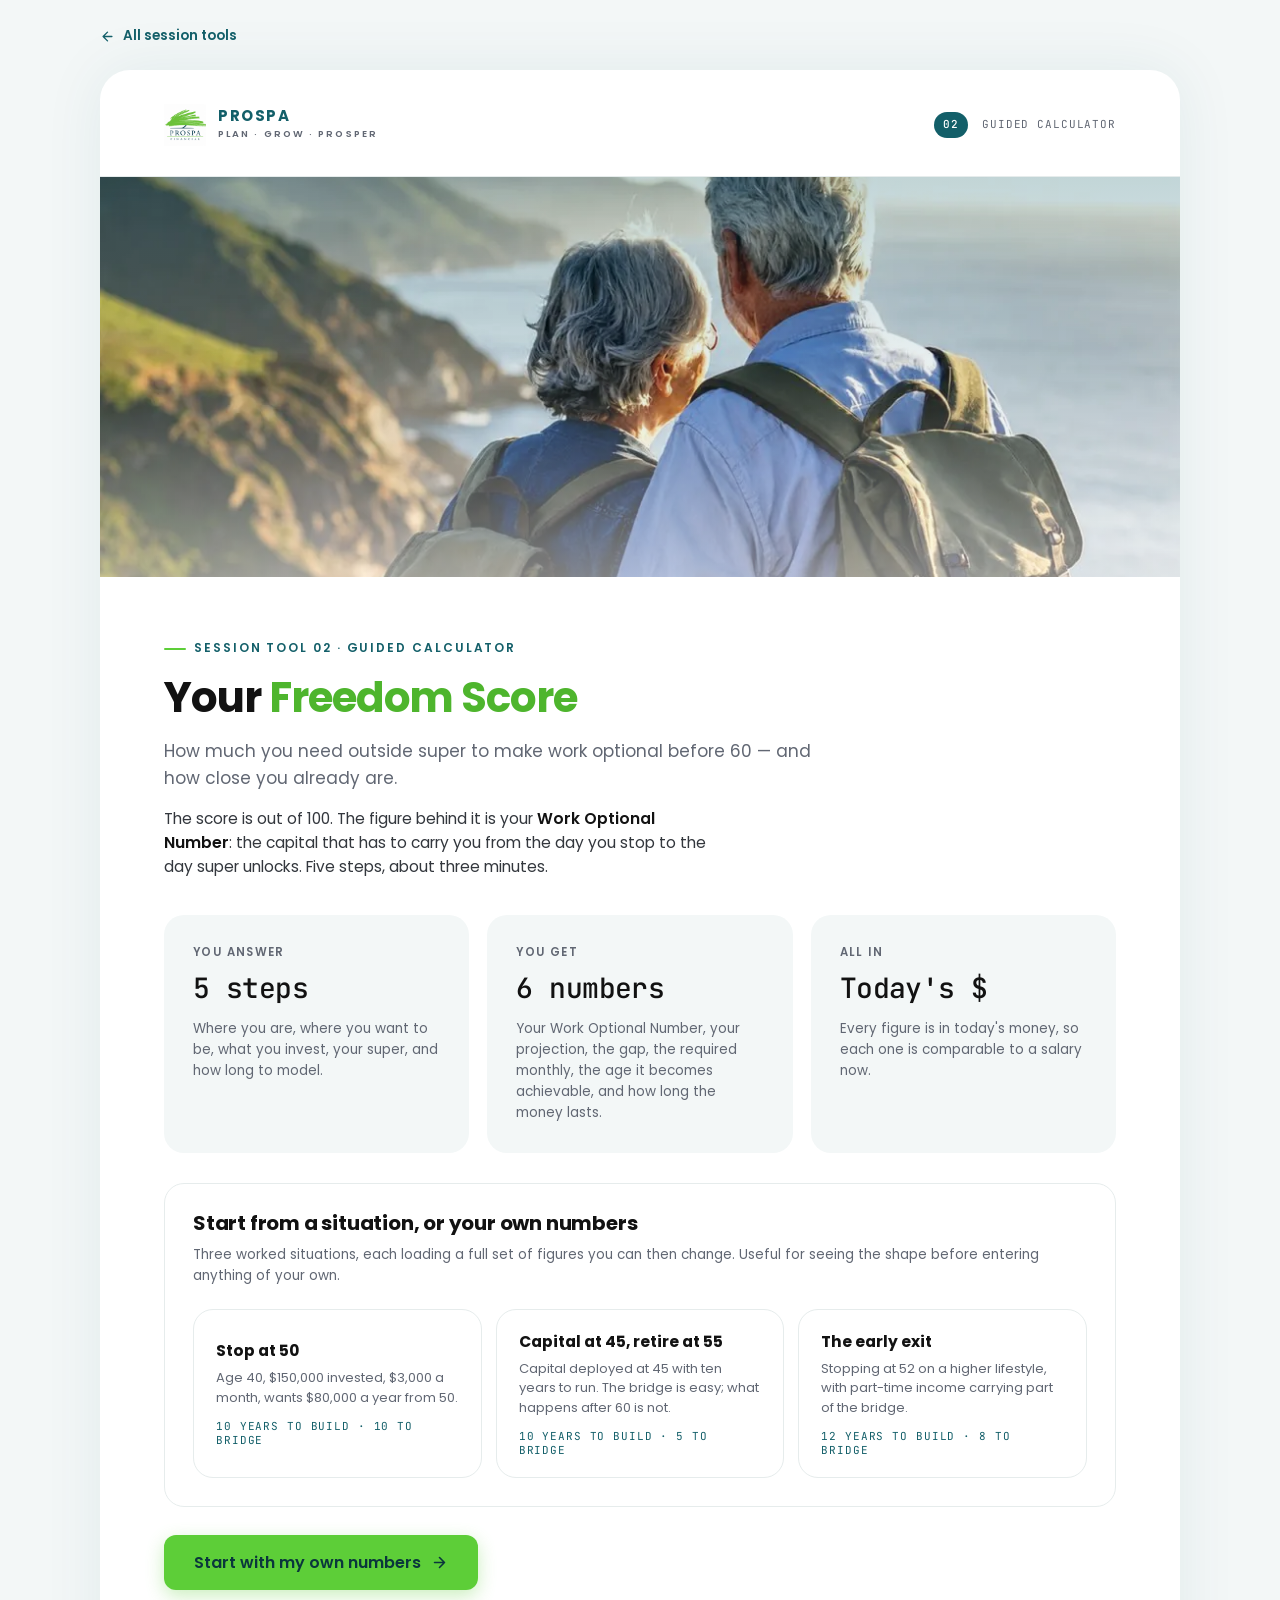
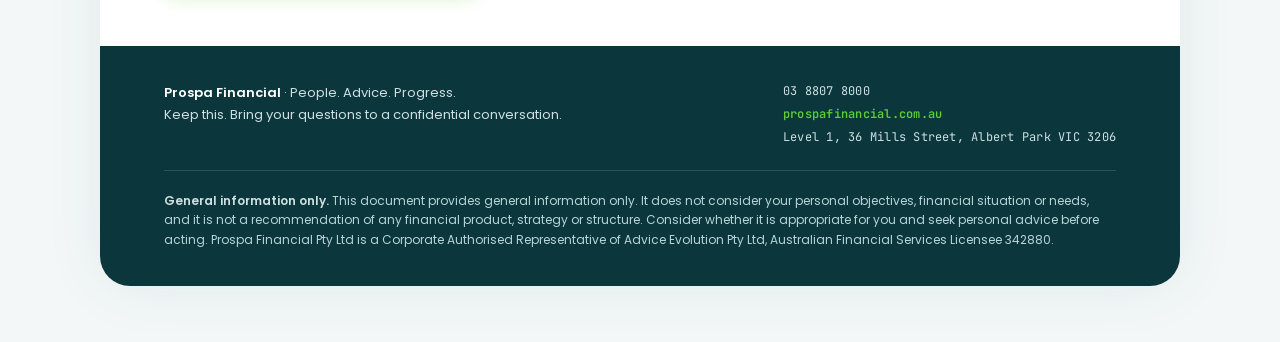
<file: magnets/02-freedom-number.html>
<!DOCTYPE html>
<html lang="en-AU">
  <head>
    <meta charset="UTF-8" />
    <meta name="viewport" content="width=device-width, initial-scale=1.0" />
    <title>Your Freedom Score — Prospa Financial</title>
    <meta
      name="description"
      content="How much you need outside super to make work optional before 60 — and how close you already are. A guided five-step calculator, every figure in today's dollars."
    />
    <link rel="icon" type="image/svg+xml" href="../assets/favicon.svg" />
    <link rel="preconnect" href="https://fonts.googleapis.com" />
    <link rel="preconnect" href="https://fonts.gstatic.com" crossorigin />
    <link
      href="https://fonts.googleapis.com/css2?family=Poppins:wght@300;400;500;600;700;800&family=JetBrains+Mono:wght@400;500&display=swap"
      rel="stylesheet"
    />
    <link rel="stylesheet" href="../assets/prospa.css" />
    <style>
      /* ============================================================
         02 · YOUR FREEDOM SCORE — sheet-local styles only.
         Tokens from assets/prospa.css. No raw brand colour here.
         The warm accent --ember appears exactly once on this page:
         on the "money runs out" flag, which is the only genuine
         warning the sheet can produce.
         ============================================================ */

      /* ---------- Step machinery ---------- */
      .step { display: none; animation: rise var(--dur-reveal) var(--ease) both; }
      .step.on { display: block; }
      @keyframes rise { from { opacity: 0; transform: translateY(10px); } to { opacity: 1; transform: none; } }

      /* ---------- Intro ---------- */
      .lede-2 { color: var(--slate); font-size: 15.5px; max-width: 62ch; margin-top: 16px; }
      .lede-2 strong { color: var(--ink); font-weight: 600; }

      /* ---------- The question pages ---------- */
      .ask { font-size: 27px; letter-spacing: -0.025em; margin-bottom: 12px; }
      .ask-why { color: var(--gray); font-size: 16px; max-width: 58ch; }
      .dials { margin-top: 32px; }

      /* The one faded photograph on a question page: the step that asks what
         the reader actually wants the money for. */
      .step .lm-aside { margin: 14px 0 32px; }
      .step .lm-aside .ask-why { max-width: 44ch; }

      .dial + .dial { margin-top: 30px; }
      .dial label { display: block; font-size: 13.5px; font-weight: 600; color: var(--ink-2); margin-bottom: 4px; }
      .dial-read {
        font-family: 'JetBrains Mono', monospace; font-size: 34px; font-weight: 500;
        letter-spacing: -0.035em; color: var(--teal); line-height: 1.1; font-variant-numeric: tabular-nums;
      }
      .dial-hint { display: block; font-size: 12.5px; color: var(--gray); margin-top: 8px; }
      .dial input[type='range'] { margin-top: 12px; }

      /* Preset chips — the notes ask for 4/5/6/7/custom rather than a bare slider */
      .chips { display: flex; gap: 8px; flex-wrap: wrap; margin-top: 12px; }
      .chip {
        font-family: 'JetBrains Mono', monospace; font-size: 13px; padding: 8px 15px;
        border: 1.5px solid var(--line); border-radius: var(--r-pill); background: var(--white);
        color: var(--gray); cursor: pointer;
        transition: border-color var(--dur-snap) var(--ease), background var(--dur-snap) var(--ease), color var(--dur-snap) var(--ease);
      }
      .chip:hover { border-color: var(--accent); color: var(--teal); }
      .chip[aria-pressed='true'] { border-color: var(--teal); background: var(--teal); color: var(--white); }
      .chip:focus-visible { outline: 2px solid var(--teal); outline-offset: 2px; }

      .live { background: var(--bg1); border-radius: var(--r-md); padding: 18px 22px; margin-top: 30px; }
      .live-k {
        display: block; font-family: 'JetBrains Mono', monospace; font-size: 10px;
        letter-spacing: 0.16em; text-transform: uppercase; color: var(--teal); margin-bottom: 8px;
      }
      .live p { font-size: 14.5px; color: var(--slate); }
      .live b { color: var(--green-600); font-family: 'JetBrains Mono', monospace; font-weight: 500; }

      .nav-row { display: flex; justify-content: space-between; align-items: center; gap: 16px; padding-top: 30px; margin-top: 34px; border-top: 1px solid var(--line); }

      /* Advanced settings disclosure */
      .adv { margin-top: 30px; border: 1px solid var(--line); border-radius: var(--r-md); overflow: hidden; }
      .adv-btn {
        width: 100%; display: flex; align-items: center; justify-content: space-between; gap: 14px;
        padding: 16px 22px; background: var(--bg2); border: 0; cursor: pointer; list-style: none;
        font-family: 'Poppins', sans-serif; font-size: 14px; font-weight: 600; color: var(--teal); text-align: left;
      }
      .adv-btn::-webkit-details-marker { display: none; }
      .adv-btn svg { width: 16px; height: 16px; transition: transform var(--dur-base) var(--ease); flex: none; }
      .adv[open] .adv-btn svg { transform: rotate(180deg); }
      .adv-body { padding: 24px 22px 26px; display: grid; grid-template-columns: repeat(2, 1fr); gap: 24px; }
      .adv-body .dial + .dial { margin-top: 0; }
      .adv-body .dial-read { font-size: 22px; }

      .pair { display: grid; grid-template-columns: repeat(2, 1fr); gap: 26px; }
      /* Side by side, the grid gap is the spacing — and the two sliders line up
         with each other even when only one of the pair carries a hint. */
      .pair .dial + .dial { margin-top: 0; }
      .pair .dial,
      .adv-body .dial { display: flex; flex-direction: column; }
      .pair .dial .dial-hint,
      .adv-body .dial .dial-hint { margin-bottom: 12px; }
      .pair .dial input[type='range'],
      .adv-body .dial input[type='range'] { margin-top: auto; }

      /* ---------- Result: the score panel ---------- */
      .result-hero {
        background: radial-gradient(130% 160% at 86% 0%, var(--teal) 0%, var(--teal-700) 46%, var(--teal-900) 100%);
        border-radius: var(--r-xl); padding: 42px 46px;
        display: grid; grid-template-columns: 272px 1fr; gap: 42px; align-items: center;
      }
      .result-hero .band-k {
        display: inline-flex; align-items: center; gap: 8px; font-size: 11px; font-weight: 600;
        letter-spacing: 0.16em; text-transform: uppercase; color: var(--green); margin-bottom: 14px;
      }
      .result-hero .band-k::before { content: ''; width: 22px; height: 2px; background: var(--green); border-radius: 2px; flex: none; }
      .result-hero h2 { color: var(--white); font-size: 31px; letter-spacing: -0.025em; margin-bottom: 14px; }
      .result-hero p { color: var(--accent); font-size: 16px; max-width: 50ch; }
      .result-hero .hero-foot {
        margin-top: 18px; padding-top: 16px; border-top: 1px solid rgba(255, 255, 255, 0.16);
        font-size: 13.5px; line-height: 1.6; color: var(--accent); max-width: 56ch;
      }

      /* ---------- Result: the chart stage ----------
         The life path is the argument of this page, so it gets a band of its
         own: tinted ground, a white panel, a milestone rail that stays legible
         at any width, and a legend you cannot miss. */
      .stage-band { margin: 38px -64px 0; padding: 46px 64px 48px; background: var(--bg2); }
      .stage-band .sec-head { margin-bottom: 26px; }
      .stage {
        background: var(--white); border-radius: var(--r-lg);
        padding: 26px 30px 24px; box-shadow: var(--sh-card);
      }
      .stage-top {
        display: flex; align-items: baseline; justify-content: space-between;
        gap: 14px 28px; flex-wrap: wrap; margin-bottom: 14px;
      }
      .stage-top .sub-h { margin: 0; }

      .rail { list-style: none; margin: 0; padding: 0; display: flex; gap: 8px; flex-wrap: wrap; }
      .rail li {
        display: inline-flex; align-items: center; gap: 9px;
        padding: 7px 14px 7px 11px; border-radius: var(--r-pill);
        background: var(--bg2); font-size: 12.5px; color: var(--gray);
      }
      .rail b {
        font-family: 'JetBrains Mono', monospace; font-size: 14px; font-weight: 500;
        color: var(--ink); letter-spacing: -0.02em; font-variant-numeric: tabular-nums;
      }
      /* The dots are the only key the rail has, so they have to survive the
         printer dropping backgrounds. */
      .rail i {
        width: 9px; height: 9px; border-radius: 50%; flex: none;
        -webkit-print-color-adjust: exact; print-color-adjust: exact;
      }
      .rail-teal { background: var(--teal); }
      .rail-green { background: var(--green); }
      /* --accent is a pale wash meant for text on teal. As a 9px dot on the
         chip's own tint it is 1.3:1 — not quiet, absent. The plan-to marker is
         the least important of the three, not an invisible one. */
      .rail-line { background: var(--gray); }

      /* The widget draws its own key and tick captions into the SVG, where they
         shrink with the viewBox. We say the same things in HTML instead, at a
         size that survives a phone. */
      #lifepath { margin-top: 4px; }
      #lifepath .w-lp-key,
      #lifepath .w-lp-ticklabel { display: none; }
      #lifepath .w-lp-legend { margin-top: 20px; gap: 10px; }
      #lifepath .w-lp-legend li {
        gap: 10px; padding: 9px 15px; border-radius: var(--r-pill);
        background: var(--bg2); font-size: 12.5px; font-weight: 600; color: var(--ink-2);
      }
      #lifepath .w-lp-legend i {
        width: 18px; height: 4px; border-radius: 2px;
        -webkit-print-color-adjust: exact; print-color-adjust: exact;
      }

      /* ---------- Result: the one flag ---------- */
      .flag {
        display: grid; grid-template-columns: 44px 1fr; gap: 18px; align-items: start;
        margin-top: 22px; border-radius: var(--r-lg); padding: 24px 26px;
      }
      .flag[hidden] { display: none; }
      .flag-ic {
        width: 44px; height: 44px; border-radius: 50%; flex: none;
        display: inline-flex; align-items: center; justify-content: center; background: var(--white);
      }
      .flag-ic svg { width: 21px; height: 21px; }
      .flag h3 { font-size: 20px; letter-spacing: -0.015em; margin-bottom: 8px; }
      .flag p { font-size: 14.5px; color: var(--slate); max-width: 62ch; }
      .flag p strong { color: var(--ink); font-weight: 600; }
      /* The single use of the warm accent on this sheet. */
      .flag-warn { background: var(--ember-soft); box-shadow: inset 3px 0 0 0 var(--ember); }
      .flag-warn .flag-ic { color: var(--ember-strong); }
      .flag-warn h3 { color: var(--ember-strong); }
      .flag-ok { background: var(--bg1); }
      .flag-ok .flag-ic { color: var(--green-600); }

      /* ---------- Result: the two decisive numbers ---------- */
      .big-pair { display: grid; grid-template-columns: repeat(2, 1fr); gap: 18px; }
      .big { border-radius: var(--r-xl); padding: 32px 34px; background: var(--bg2); }
      .big .k { display: block; font-size: 11px; font-weight: 600; letter-spacing: 0.14em; text-transform: uppercase; color: var(--gray); margin-bottom: 12px; }
      .big .v { font-family: 'JetBrains Mono', monospace; font-size: 42px; font-weight: 500; letter-spacing: -0.04em; line-height: 1; font-variant-numeric: tabular-nums; color: var(--teal); }
      .big p { font-size: 14px; color: var(--slate); margin-top: 14px; max-width: 42ch; }

      /* ---------- Result: next step options ---------- */
      .opt { display: grid; grid-template-columns: 46px 1fr; gap: 18px; padding: 22px 0; border-bottom: 1px solid var(--line-2); }
      .opt:last-child { border-bottom: none; }
      .opt b { display: block; color: var(--ink); font-size: 16.5px; margin-bottom: 5px; }
      .opt p { color: var(--gray); font-size: 14px; }
      .opt .or {
        width: 46px; height: 46px; border-radius: 50%; background: var(--bg2); color: var(--gray);
        display: inline-flex; align-items: center; justify-content: center; flex: none;
        font-family: 'JetBrains Mono', monospace; font-size: 11px; letter-spacing: 0.06em;
      }
      .opt .or-do { background: var(--teal); color: var(--white); }

      /* ---------- Result: scenario + adjust ---------- */
      .scen { display: grid; grid-template-columns: repeat(3, 1fr); gap: 14px; }
      .scen button {
        text-align: left; background: var(--white); border: 1px solid var(--line); border-radius: var(--r-lg);
        padding: 20px 22px; cursor: pointer; font-family: 'Poppins', sans-serif;
        transition: transform var(--dur-base) var(--ease), box-shadow var(--dur-base) var(--ease), border-color var(--dur-base) var(--ease);
      }
      .scen button:hover { transform: translateY(-2px); box-shadow: var(--sh-card); border-color: var(--accent); }
      .scen button:focus-visible { outline: 2px solid var(--teal); outline-offset: 2px; }
      .scen .n { display: block; font-size: 15.5px; font-weight: 700; color: var(--ink); margin-bottom: 6px; }
      .scen .d { display: block; font-size: 13px; color: var(--gray); line-height: 1.5; }
      .scen .t { display: block; margin-top: 12px; font-family: 'JetBrains Mono', monospace; font-size: 11px;
        letter-spacing: 0.08em; text-transform: uppercase; color: var(--teal); }

      .tray { background: var(--bg2); border: 1px solid var(--line); border-radius: var(--r-lg); padding: 26px 28px; }
      .tray-grid { display: grid; grid-template-columns: repeat(4, 1fr); gap: 22px; }
      .tray-grid label { display: flex; justify-content: space-between; align-items: baseline; gap: 10px; font-size: 12.5px; font-weight: 600; color: var(--ink-2); }
      .tray-grid label .v { font-family: 'JetBrains Mono', monospace; font-size: 13px; color: var(--teal); font-weight: 500; font-variant-numeric: tabular-nums; }

      /* ---------- Result: the conversation ---------- */
      .cta { margin-top: 36px; background: var(--teal); border-radius: var(--r-xl); padding: 40px 44px; }
      .cta h3 { color: var(--white); font-size: 23px; letter-spacing: -0.02em; margin-bottom: 12px; }
      .cta p { color: var(--accent); font-size: 15.5px; max-width: 58ch; margin-bottom: 24px; }
      .cta .btn-ghost { color: var(--white); }
      /* Nothing in the shared sheet gives a button a focus ring, and the two in
         here sit on teal, where the browser's own is easy to lose. */
      .cta .btn:focus-visible { outline: 2px solid var(--white); outline-offset: 3px; }

      /* ============ RESPONSIVE (screen only — print is tuned separately) ============ */
      @media screen and (max-width: 860px) {
        .result-hero { grid-template-columns: 1fr; gap: 26px; padding: 30px 24px; text-align: center; justify-items: center; }
        .result-hero h2 { font-size: 24px; }
        .result-hero .hero-foot { max-width: none; }
        .big-pair, .pair, .adv-body, .scen { grid-template-columns: 1fr; }
        .tray-grid { grid-template-columns: repeat(2, 1fr); }
        .dial-read { font-size: 28px; }
        .ask { font-size: 22px; }
      }
      @media screen and (max-width: 720px) {
        .stage-band { margin: 30px -24px 0; padding: 32px 24px 34px; }
        .stage { padding: 18px 15px 20px; border-radius: var(--r-md); }
        /* SVG text scales with the viewBox, so the age ticks have to grow as the
           chart narrows. The widget's own "empty at N" marker is too small to
           read down here — the flag below the chart says it in words instead. */
        #lifepath .w-lp-tick { font-size: 14px; }
        #lifepath .w-lp-warn { display: none; }
        .flag { grid-template-columns: 1fr; gap: 14px; padding: 22px 20px; }
        .flag-ic { width: 38px; height: 38px; }
        .flag-ic svg { width: 18px; height: 18px; }
        .big { padding: 26px 24px; }
        .big .v { font-size: 36px; }
        .cta { padding: 30px 24px; }
      }
      @media screen and (max-width: 560px) {
        #lifepath .w-lp-tick { font-size: 20px; }
        /* One legend row per idea, so none of it can be mistaken at phone width. */
        #lifepath .w-lp-legend { flex-direction: column; align-items: stretch; gap: 7px; margin-top: 16px; }
        #lifepath .w-lp-legend li { border-radius: var(--r-sm); padding: 9px 13px; font-size: 12.5px; }
        /* On a phone the chart takes the full width of the sheet: every pixel of
           it is argument, and the milestone chips then sit on one line. */
        .stage-band { padding-left: 0; padding-right: 0; }
        .stage-band .sec-head,
        .stage-band .flag { margin-left: 24px; margin-right: 24px; }
        .stage {
          border-radius: 0; padding: 18px 12px 16px; box-shadow: none;
          border-top: 1px solid var(--line); border-bottom: 1px solid var(--line);
        }
        .stage-top { gap: 10px 14px; margin-bottom: 12px; }
        .rail { gap: 7px; }
        .rail li { padding: 6px 12px 6px 10px; font-size: 12px; }
        .tray-grid { grid-template-columns: 1fr; }

        /* The shared stepper lets its five labels collide below 560px. Down here
           the eyebrow underneath already names the step, so the marks carry the
           progress on their own — and the labels stay readable to a screen
           reader rather than being removed. */
        .w-stepper { gap: 6px; }
        .w-step { min-width: 0; padding: 11px 8px; justify-content: center; }
        .w-step-label {
          position: absolute; width: 1px; height: 1px; padding: 0; margin: -1px;
          overflow: hidden; clip: rect(0, 0, 0, 0); white-space: nowrap; border: 0;
        }
      }
      @media screen and (max-width: 400px) {
        #lifepath .w-lp-tick { font-size: 26px; }
      }

      /* ============ PRINT ============ */
      @media print {
        .step { display: none !important; }
        .step.on { display: block !important; }

        .result-hero { background: var(--bg2); }
        .result-hero h2 { color: var(--ink); }
        .result-hero p, .result-hero .hero-foot { color: var(--gray); }
        .result-hero .hero-foot { border-top-color: var(--line); }
        .result-hero .band-k { color: var(--teal); }
        .on-dark .w-gauge-n { color: var(--ink); }
        .on-dark .w-gauge-u, .on-dark .w-gauge-cap { color: var(--gray); }

        /* The chart keeps its panel but loses the staging. */
        .stage-band { margin: 0; padding: 0; background: transparent; }
        .stage { box-shadow: none; border: 1px solid var(--line); border-radius: 0; padding: 8pt 10pt; break-inside: avoid; }
        .rail li { background: transparent; padding: 0 12pt 0 0; }
        #lifepath .w-lp-legend li { background: transparent; padding: 0; }

        .flag {
          background: transparent !important; box-shadow: none; border-radius: 0;
          grid-template-columns: 1fr; padding: 8pt 0 8pt 12pt; margin-top: 12pt;
          border-left: 2.5pt solid var(--teal); break-inside: avoid;
        }
        .flag-warn { border-left-color: var(--ember); }
        .flag-ok { border-left-color: var(--green-600); }
        .flag-ic { display: none; }

        .big { background: transparent; border: 1px solid var(--line); border-radius: 0; padding: 10pt 12pt; break-inside: avoid; }
        .cta { background: transparent; border: 1px solid var(--line); border-radius: 0; padding: 10pt 12pt; margin-top: 14pt; }
        .cta h3 { color: var(--ink); }
        .cta p { color: var(--gray); }

        input[type='range'] { display: none; }
        .tray, .adv { display: none; }
      }
    </style>
  </head>
  <body>
    <div data-sheet-back></div>

    <article class="sheet sheet-wide">
      <div data-sheet-masthead></div>
      <div data-sheet-hero></div>

      <!-- ============ INTRO ============ -->
      <section class="step on" id="step-intro">
        <div class="pad">
          <div class="eyebrow">Session tool 02 · Guided calculator</div>
          <h1 class="doc-title">Your <em>Freedom Score</em></h1>
          <p class="lede">
            How much you need outside super to make work optional before 60 — and how close you
            already are.
          </p>
          <p class="lede-2">
            The score is out of 100. The figure behind it is your <strong>Work Optional Number</strong>:
            the capital that has to carry you from the day you stop to the day super unlocks. Five
            steps, about three minutes.
          </p>

          <div class="grid g3" style="margin: 36px 0 30px">
            <div class="card card-tint">
              <div class="stat"><span class="k">You answer</span><span class="figure fig-lg">5 steps</span></div>
              <p class="small muted" style="margin-top: 10px">
                Where you are, where you want to be, what you invest, your super, and how long to model.
              </p>
            </div>
            <div class="card card-tint">
              <div class="stat"><span class="k">You get</span><span class="figure fig-lg">6 numbers</span></div>
              <p class="small muted" style="margin-top: 10px">
                Your Work Optional Number, your projection, the gap, the required monthly, the age it
                becomes achievable, and how long the money lasts.
              </p>
            </div>
            <div class="card card-tint">
              <div class="stat"><span class="k">All in</span><span class="figure fig-lg">Today's $</span></div>
              <p class="small muted" style="margin-top: 10px">
                Every figure is in today's money, so each one is comparable to a salary now.
              </p>
            </div>
          </div>

          <div class="card" style="margin-bottom: 28px">
            <h3 class="step-h">Start from a situation, or your own numbers</h3>
            <p class="small muted" style="margin: 10px 0 22px">
              Three worked situations, each loading a full set of figures you can then change. Useful
              for seeing the shape before entering anything of your own.
            </p>
            <div class="scen" id="scenarios"></div>
          </div>

          <button class="btn btn-primary" data-go="0">
            Start with my own numbers
            <svg width="17" height="17" viewBox="0 0 24 24" fill="none" stroke="currentColor"
                 stroke-width="2.3" stroke-linecap="round" stroke-linejoin="round" aria-hidden="true">
              <path d="M5 12h14M12 5l7 7-7 7" />
            </svg>
          </button>
        </div>
      </section>

      <!-- ============ STEPS (built by script) ============ -->
      <div id="steps"></div>

      <!-- ============ RESULT ============ -->
      <section class="step" id="step-5">
        <div class="pad">
          <div class="eyebrow">Your result</div>

          <div class="result-hero">
            <div class="on-dark" id="gauge"></div>
            <div>
              <span class="band-k" id="band-k"></span>
              <h2 id="band-name"></h2>
              <p id="band-copy"></p>
              <p class="hero-foot">
                Out of 100. A hundred means the projection covers your Work Optional Number — the
                capital that carries you from the day you stop to the day super unlocks.
              </p>
            </div>
          </div>

          <div class="sub-h" style="margin-top: 38px">Your plan in four numbers</div>
          <div id="metrics"></div>

          <!-- The chart gets a band of its own. -->
          <div class="stage-band">
            <div class="sec-head">
              <h2>The whole plan, in one picture</h2>
              <p>Building, then drawing down, then the moment super takes over.</p>
            </div>

            <div class="stage">
              <div class="stage-top">
                <span class="sub-h">Accessible capital · today's dollars</span>
                <ul class="rail" id="rail"></ul>
              </div>
              <div id="lifepath"></div>
            </div>

            <div id="runout" hidden></div>
          </div>

          <hr class="rule" />

          <div class="sec-head">
            <h2>Two numbers that decide it</h2>
            <p>Both fall straight out of what you entered.</p>
          </div>
          <div class="big-pair">
            <div class="big">
              <span class="k">Work becomes optional at</span>
              <span class="v" id="o-age">—</span>
              <p id="o-age-note"></p>
            </div>
            <div class="big">
              <span class="k">Monthly to hit your chosen age</span>
              <span class="v" id="o-req">—</span>
              <p id="o-req-note"></p>
            </div>
          </div>

          <hr class="rule" />

          <div class="sec-head">
            <h2>To reach your target you could</h2>
            <p>Any one of these on its own, computed from your figures. Options, not recommendations.</p>
          </div>
          <div id="options"></div>

          <div class="lm-photoband">
            <img src="../assets/img/photo/golden-hour-meadow-grass-bokeh.webp" alt="" loading="lazy" decoding="async" />
            <p>Super cannot fund the years before it unlocks. That stretch is <em>the whole problem</em>, and the only one this number solves.</p>
            <span class="lm-band-k">Today's dollars throughout · a general illustration, not a forecast</span>
          </div>

          <div class="sec-head">
            <h2>After super unlocks</h2>
            <p>What is left outside super, what super has become, and how long the two together last.</p>
          </div>
          <div id="super-metrics"></div>
          <div class="grid g2" style="margin-top: 20px">
            <div class="card"><div class="sub-h" style="margin-bottom: 18px">The combined pool at super access</div><div id="pool"></div></div>
            <div class="card"><div id="longevity"></div></div>
          </div>

          <hr class="rule" />

          <div class="sec-head">
            <h2>Change anything</h2>
            <p>Every figure above updates as you move these.</p>
          </div>
          <div class="tray no-print">
            <div class="tray-grid" id="tray"></div>
            <div class="row" style="margin-top: 24px">
              <button class="btn btn-outline btn-sm" data-reset>Reset</button>
              <button class="btn btn-ghost btn-sm" data-go="0">Walk through it again</button>
            </div>
          </div>

          <div class="cta">
            <h3>Take these numbers to a conversation</h3>
            <p id="cta-line"></p>
            <div class="row no-print">
              <a class="btn btn-primary" href="https://www.prospafinancial.com.au" target="_blank" rel="noopener noreferrer">
                Book a complimentary consultation
              </a>
              <button class="btn btn-ghost" data-print>Print or save as PDF</button>
            </div>
          </div>

          <div class="disclaimer" style="margin-top: 30px">
            <b>Important limitations.</b> A simplified educational illustration, not a retirement
            forecast and not personal advice. Every figure is shown in today's dollars, projected at a
            real return — your assumed return less inflation. It deliberately excludes tax, capital
            gains tax, franking credits, contribution tax, fees, property, the Age Pension, market
            volatility and the order in which returns arrive, debt, and estate considerations. Real
            portfolios do not deliver the same return every year, and sequence matters as much as
            average. Superannuation preservation age is 60 for everyone reaching it from 1 July 2024;
            the access age here is an input and should match your own circumstances. Moneysmart's
            retirement guidance notes that what you need varies with the lifestyle you want, and that
            planning should consider when super can be accessed and how any income gap is funded —
            <a href="https://moneysmart.gov.au/plan-for-your-retirement" target="_blank"
               rel="noopener noreferrer" style="color: var(--teal); font-weight: 600">moneysmart.gov.au</a>.
          </div>
        </div>
      </section>

      <div data-sheet-foot></div>
    </article>

    <script type="module">
      import { mountSheet, wirePrint, money, store } from '../assets/sheet.js'
      import { workOptionalModel, nextSteps } from '../assets/model.js'
      import {
        scoreGauge, metricStrip, breakdownBar, goalProgress, stepper, lifePath, moneyShort, TONE,
      } from '../assets/widgets.js'
      import { numberField, switchField, mountInputs } from '../assets/inputs.js'

      mountSheet({
        no: '02',
        kind: 'Guided calculator',
        wide: true,
        hero: {
          src: 'photo/senior-couple-coastal-hike-ocean-vista.webp',
          alt: '',
          variant: 'photo',
          pos: '50% 38%',
        },
      })
      wirePrint()

      const el = (id) => document.getElementById(id)
      const saved = store('work-optional')

      const DEFAULTS = {
        age: 40, workOptionalAge: 50, superAccessAge: 60, lifeExpectancy: 90,
        lifestyle: 80000, current: 150000, monthly: 3000,
        investReturn: 6, inflation: 2.5,
        partTime: 0, partTimeUntil: 55,
        superBalance: 200000, superContrib: 25000, superReturn: 6,
        partnerIncluded: 0, partnerAge: 40, partnerBalance: 150000, partnerContrib: 20000,
        postReturn: 5, postIncome: 80000,
      }
      const state = { ...DEFAULTS }

      /* Prospa's notes are a set of situations. Each loads a full, changeable set. */
      const SCENARIOS = [
        { id: 'notes', n: 'Stop at 50', d: 'Age 40, $150,000 invested, $3,000 a month, wants $80,000 a year from 50.',
          t: '10 years to build · 10 to bridge', v: { ...DEFAULTS } },
        // Clears the bridge comfortably, then runs out at 76 — the lesson being that
        // funding the bridge and being set for life are two different questions.
        { id: 'capital45', n: 'Capital at 45, retire at 55', d: 'Capital deployed at 45 with ten years to run. The bridge is easy; what happens after 60 is not.',
          t: '10 years to build · 5 to bridge',
          v: { ...DEFAULTS, age: 45, workOptionalAge: 55, current: 400000, monthly: 4000, lifestyle: 140000, postIncome: 140000, superBalance: 450000, superContrib: 30000 } },
        { id: 'early', n: 'The early exit', d: 'Stopping at 52 on a higher lifestyle, with part-time income carrying part of the bridge.',
          t: '12 years to build · 8 to bridge',
          v: { ...DEFAULTS, age: 40, workOptionalAge: 52, lifestyle: 120000, postIncome: 120000, current: 300000, monthly: 5000, partTime: 30000, partTimeUntil: 57, superBalance: 300000, superContrib: 30000 } },
      ]

      el('scenarios').innerHTML = SCENARIOS.map(
        (s) => `<button type="button" data-scenario="${s.id}">
                  <span class="n">${s.n}</span><span class="d">${s.d}</span><span class="t">${s.t}</span>
                </button>`
      ).join('')

      /* ---------- The five steps from the notes ---------- */
      const STEPS = ['Where you are', 'Where you want to be', 'What you invest', 'Your super', 'How long to model']
      const fmtMoney = (v) => money(v)
      const fmtPct = (v) => Number(v).toFixed(1) + '%'
      const fmtAge = (v) => String(v)

      const FIELDS = {
        age: { label: 'Your age today', min: 25, max: 70, step: 1, fmt: fmtAge, kind: 'age' },
        current: { label: 'Invested outside super today', min: 0, max: 3000000, step: 25000, fmt: fmtMoney, kind: 'money',
          hint: 'Shares, ETFs, managed funds, cash beyond your reserve. Not the family home, not super.' },
        workOptionalAge: { label: 'Age work becomes optional', min: 40, max: 75, step: 1, fmt: fmtAge, kind: 'age' },
        lifestyle: { label: 'Annual spending once you stop', min: 30000, max: 400000, step: 5000, fmt: fmtMoney, kind: 'money',
          hint: "In today's dollars. What the year costs, not what you earn." },
        monthly: { label: 'Invested each month, outside super', min: 0, max: 25000, step: 250, fmt: fmtMoney, kind: 'money' },
        superBalance: { label: 'Your super balance today', min: 0, max: 3000000, step: 25000, fmt: fmtMoney, kind: 'money' },
        superContrib: { label: 'Into super each year', min: 0, max: 100000, step: 1000, fmt: fmtMoney, kind: 'money',
          hint: 'Employer contributions plus anything extra.' },
        superAccessAge: { label: 'Age super becomes available', min: 55, max: 70, step: 1, fmt: fmtAge, kind: 'age',
          hint: 'Preservation age is 60 for everyone reaching it from 1 July 2024.' },
        lifeExpectancy: { label: 'Model retirement until age', min: 75, max: 105, step: 1, fmt: fmtAge, kind: 'age' },
        postIncome: { label: 'Annual spending after super unlocks', min: 30000, max: 400000, step: 5000, fmt: fmtMoney, kind: 'money' },
        inflation: { label: 'Inflation', min: 0, max: 6, step: 0.25, fmt: fmtPct, kind: 'pct' },
        partTime: { label: 'Part-time income during the bridge', min: 0, max: 150000, step: 5000, fmt: fmtMoney, kind: 'money' },
        partTimeUntil: { label: 'Part-time income stops at age', min: 40, max: 70, step: 1, fmt: fmtAge, kind: 'age' },
        partnerAge: { label: "Partner's age", min: 25, max: 70, step: 1, fmt: fmtAge, kind: 'age' },
        partnerBalance: { label: "Partner's super balance", min: 0, max: 3000000, step: 25000, fmt: fmtMoney, kind: 'money' },
        partnerContrib: { label: "Into partner's super each year", min: 0, max: 100000, step: 1000, fmt: fmtMoney, kind: 'money' },
        investReturn: { label: 'Expected return before you stop', min: 0, max: 12, step: 0.25, fmt: fmtPct, kind: 'pct' },
        superReturn: { label: 'Expected super return', min: 0, max: 12, step: 0.25, fmt: fmtPct, kind: 'pct' },
        postReturn: { label: 'Expected return after super unlocks', min: 0, max: 12, step: 0.25, fmt: fmtPct, kind: 'pct' },
      }

      // A number you can type, nudge or drag. The typed box wins; the slider is
      // a coarse assist that steps aside when the figure outgrows its range.
      const dial = (k) => {
        const f = FIELDS[k]
        return numberField({
          key: k, label: f.label, value: state[k],
          min: f.min, max: f.max, step: f.step,
          kind: f.kind || 'money', hint: f.hint || '',
          hardMax: f.hardMax,
        })
      }
      const chips = (k, opts) => `<div class="chips">
        ${opts.map((o) => `<button type="button" class="chip" data-chip="${k}" data-v="${o}">${o}%</button>`).join('')}
      </div>`
      const advanced = (inner) => `<details class="adv">
        <summary class="adv-btn">Advanced settings
          <svg viewBox="0 0 24 24" fill="none" stroke="currentColor" stroke-width="2.3" stroke-linecap="round" stroke-linejoin="round" aria-hidden="true"><path d="m6 9 6 6 6-6"/></svg>
        </summary>
        <div class="adv-body">${inner}</div>
      </details>`

      const STEP_HTML = [
        { eyebrow: 'Step 1 of 5 · Where you are',
          ask: 'How old are you, and what have you built outside super?',
          why: 'Only capital you could actually reach before preservation age counts here. Leave out the family home unless you genuinely intend to sell it, and leave super for step four.',
          body: `<div class="pair">${dial('age')}${dial('current')}</div>` },
        { eyebrow: 'Step 2 of 5 · Where you want to be',
          ask: 'When should work become optional, and on what income?',
          why: 'This is the pair that sets your number: the age decides how many years the money has to carry you, and the income decides what each of those years costs.',
          // The most human question on the sheet, so it is the one that gets a
          // photograph. Not a hike: the hero is already two people in boots on a
          // trail, and repeating it half a screen later reads as stock wallpaper.
          aside: { src: 'mature-couple-roadtrip-tailgate-view.webp', pos: '50% 40%', ar: '3 / 2' },
          body: `<div class="pair">${dial('workOptionalAge')}${dial('lifestyle')}</div>` +
            advanced(dial('superAccessAge') + dial('inflation') + dial('partTime') + dial('partTimeUntil')) },
        { eyebrow: 'Step 3 of 5 · What you invest',
          ask: 'How much can you invest each month, and at what return?',
          why: 'Use what actually left your account last year rather than what you intended. The return is an assumption, not a forecast — move it and watch everything move with it.',
          body: dial('monthly') +
            `<div>${dial('investReturn')}${chips('investReturn', [4, 5, 6, 7])}</div>` },
        { eyebrow: 'Step 4 of 5 · Your super',
          ask: 'What is waiting for you at the other end?',
          why: 'Super plays no part in the bridge — it cannot. But it decides what happens the moment the bridge ends, and whether the plan holds for the decades after that.',
          body: `<div class="pair">${dial('superBalance')}${dial('superContrib')}</div>` +
            `<div>${dial('superReturn')}${chips('superReturn', [4, 5, 6, 7])}</div>` +
            advanced(
              `<div style="grid-column:1/-1">${switchField({
                 key: 'partnerIncluded', value: state.partnerIncluded,
                 label: 'Include a partner',
                 hint: "Their super joins the pool once yours unlocks — it plays no part in the bridge.",
               })}</div>` + dial('partnerAge') + dial('partnerBalance') + dial('partnerContrib')
            ) },
        { eyebrow: 'Step 5 of 5 · How long to model',
          ask: 'How long should the money need to last?',
          why: 'Once super unlocks the two pools combine and start paying you. This decides how long that has to work for.',
          body: `<div class="pair">${dial('lifeExpectancy')}${dial('postIncome')}</div>` +
            advanced(dial('postReturn')) },
      ]

      el('steps').innerHTML = STEP_HTML.map((s, i) => {
        const head = `<div class="eyebrow">${s.eyebrow}</div>
            <h2 class="ask">${s.ask}</h2>
            <p class="ask-why">${s.why}</p>`
        const opening = s.aside
          ? `<div class="lm-aside" style="--lm-aside-ar:${s.aside.ar};--lm-aside-pos:${s.aside.pos}">
               <div class="lm-aside-img">
                 <!-- Not lazy. Every step starts display:none, so the browser cannot
                      place this image and defers it; revealing the step is not a scroll,
                      so nothing ever re-triggers the fetch and the reader gets an empty
                      tinted plate. One 64KB file on a step everyone walks through. -->
                 <img src="../assets/img/photo/${s.aside.src}" alt="" decoding="async" />
               </div>
               <div>${head}</div>
             </div>`
          : head
        return `
        <section class="step" id="step-${i}">
          <div class="pad">
            <ol class="w-stepper no-print" id="stepper-${i}" style="margin-bottom: 36px"></ol>
            ${opening}
            <div class="dials">${s.body}</div>
            <div class="live">
              <span class="live-k">As it stands</span>
              <p id="live-${i}"></p>
            </div>
            <div class="nav-row">
              <button class="btn btn-ghost btn-sm" data-go="${i - 1}">Back</button>
              <button class="btn btn-primary" data-go="${i + 1}">
                ${i === STEP_HTML.length - 1 ? 'See my plan' : 'Next'}
                <svg width="17" height="17" viewBox="0 0 24 24" fill="none" stroke="currentColor"
                     stroke-width="2.3" stroke-linecap="round" stroke-linejoin="round" aria-hidden="true">
                  <path d="M5 12h14M12 5l7 7-7 7" />
                </svg>
              </button>
            </div>
          </div>
        </section>`
      }).join('')

      STEPS.forEach((_, i) => stepper(el('stepper-' + i), STEPS, i))

      /* The adjust tray mirrors the headline fields. */
      const TRAY = ['age', 'workOptionalAge', 'lifestyle', 'current', 'monthly', 'investReturn', 'superBalance', 'superContrib']
      el('tray').innerHTML = TRAY.map((k) => dial(k)).join('')

      /* ---------- State plumbing ---------- */
      function toModel() {
        return {
          age: state.age, workOptionalAge: state.workOptionalAge, superAccessAge: state.superAccessAge,
          lifeExpectancy: state.lifeExpectancy, lifestyle: state.lifestyle, current: state.current,
          monthly: state.monthly, investReturn: state.investReturn, inflation: state.inflation,
          partTime: state.partTime, partTimeUntil: state.partTimeUntil,
          superBalance: state.superBalance, superContrib: state.superContrib, superReturn: state.superReturn,
          partner: state.partnerIncluded
            ? { included: true, age: state.partnerAge, balance: state.partnerBalance, contrib: state.partnerContrib, return: state.superReturn }
            : { included: false },
          postReturn: state.postReturn, postIncome: state.postIncome,
        }
      }

      // Declared before syncInputs can run, so a scenario click during boot
      // cannot hit the temporal dead zone.
      let inputs = null

      function syncInputs() {
        // The data-entry layer repaints the box, the slider and the switch.
        if (inputs) inputs.sync()
        document.querySelectorAll('[data-chip]').forEach((c) =>
          c.setAttribute('aria-pressed', String(Number(c.dataset.v) === state[c.dataset.chip]))
        )
      }

      function setField(k, value) {
        const n = Number(value)
        if (!Number.isFinite(n)) return          // never let NaN into the state
        state[k] = n
        // Ages must stay in order, or the model is describing an impossible life.
        if (state.workOptionalAge < state.age) state.workOptionalAge = state.age
        if (state.superAccessAge < state.workOptionalAge) state.superAccessAge = state.workOptionalAge
        if (state.lifeExpectancy <= state.superAccessAge) state.lifeExpectancy = state.superAccessAge + 1
        if (state.partTimeUntil < state.workOptionalAge) state.partTimeUntil = state.workOptionalAge
        syncInputs()
        saved.write(state)
        live()
        if (el('step-5').classList.contains('on')) render()
      }

      // The data-entry layer owns typing, stepping and dragging for every field.
      inputs = mountInputs(document, {
        get: (k) => state[k],
        set: (k, v) => setField(k, v),
      })
      document.addEventListener('click', (e) => {
        const chip = e.target.closest('[data-chip]')
        if (chip) return setField(chip.dataset.chip, chip.dataset.v)

        const sc = e.target.closest('[data-scenario]')
        if (sc) {
          Object.assign(state, SCENARIOS.find((s) => s.id === sc.dataset.scenario).v)
          syncInputs(); saved.write(state); live(); show(5); return
        }
        const go = e.target.closest('[data-go]')
        if (go) return show(Number(go.dataset.go))
        if (e.target.closest('[data-reset]')) {
          Object.assign(state, DEFAULTS); syncInputs(); saved.write(state); live(); render()
        }
      })

      const sections = () => Array.from(document.querySelectorAll('.step'))
      function show(n) {
        const id = n === -1 ? 'step-intro' : 'step-' + n
        sections().forEach((s) => s.classList.toggle('on', s.id === id))
        if (n === 5) render()
        window.scrollTo({ top: 0, behavior: 'smooth' })
      }

      /* ---------- Live previews ---------- */
      function live() {
        const m = workOptionalModel(toModel())
        const set = (i, html) => { const n = el('live-' + i); if (n) n.innerHTML = html }
        const alone = m.accumPath.length ? state.current * Math.pow(1 + m.real, m.yearsToTarget) : state.current

        set(0, state.current === 0
          ? 'Starting from nothing is a normal place to start — it puts all the weight on step three.'
          : `Growing at a real <b>${(m.real * 100).toFixed(1)}%</b> — your ${state.investReturn.toFixed(1)}% return less ${state.inflation.toFixed(1)}% inflation — <b>${money(state.current)}</b> on its own becomes <b>${money(alone)}</b> by ${state.workOptionalAge}, before you add a dollar.`)

        set(1, m.bridgeYears === 0
          ? `You have set work optional at ${state.workOptionalAge}, at or after super access. There is no bridge to fund — super can carry it from day one.`
          : `That is <b>${m.bridgeYears} ${m.bridgeYears === 1 ? 'year' : 'years'}</b> between stopping and super unlocking, at <b>${money(state.lifestyle)}</b> a year. Your Work Optional Number is <b>${money(m.workOptionalNumber)}</b>.`)

        set(2, `<b>${money(state.monthly)}</b> a month for ${m.yearsToTarget} ${m.yearsToTarget === 1 ? 'year' : 'years'} projects to <b>${money(m.projected)}</b> against a <b>${money(m.workOptionalNumber)}</b> number — <b>${Math.round(m.funded * 100)}%</b> funded.`)

        set(3, `Your super is projected to reach <b>${money(m.clientSuper)}</b> by ${state.superAccessAge}${
          state.partnerIncluded ? `, and your partner's <b>${money(m.partnerSuper)}</b>` : ''
        }. None of it helps before then — that is what the bridge is for.`)

        set(4, m.lastsTo
          ? `Combined at ${state.superAccessAge}: <b>${money(m.combinedAtAccess)}</b>, drawing <b>${money(state.postIncome)}</b> a year. On these assumptions it lasts to about <b>age ${m.lastsTo}</b>.`
          : `Combined at ${state.superAccessAge}: <b>${money(m.combinedAtAccess)}</b>. Drawing <b>${money(state.postIncome)}</b> a year it outlasts the period you asked us to model.`)
      }

      /* ---------- Result ---------- */
      const BANDS = [
        { max: 39, name: 'A long way to build', copy: 'Most of the distance is still ahead. The levers that matter here are the monthly amount and the date — both are entirely in play, and small changes to either move the number a long way.' },
        { max: 74, name: 'Underway', copy: 'The trajectory is real and compounding is doing part of the work. What decides the outcome is whether the monthly amount rises with your income, or stays where it was set.' },
        // 99, not 94: at 96% the money still runs out before super, so this must not read "funded".
        { max: 99, name: 'Close', copy: 'You are near enough that one lever closes it. Which one depends on what you are least willing to give up — the date, the amount, or the lifestyle figure. Short is still short: the shortfall shows up as the portfolio emptying before super unlocks.' },
        { max: 1e9, name: 'Funded, on these assumptions', copy: 'Your projection covers the bridge. The questions change: where the capital sits, what it costs in tax on the way out, and what the plan does in a poor decade.' },
      ]

      /* The shared widgets play their entrance animation once per element: the
         observer in widgets.js remembers the node, so a redraw leaves the arc
         empty and the bars at zero width — which is exactly what happens every
         time the reader moves a slider in the adjust tray. We cannot change the
         shared module, so after the first paint we finish the measurement here
         instead. This only ever writes the value the widget was already given,
         and it writes it instantly, which is the right behaviour for a figure
         that is being dragged. */
      const ARC_LEN = Math.PI * 84 // the gauge arc's length, from widgets.js
      let firstPaint = true

      function finish(host, { gauge = null, fill = null } = {}) {
        host.querySelectorAll('.w-breakdown-bar span').forEach((s) => {
          s.style.transition = 'none'
          s.style.transform = 'scaleX(1)'
        })
        if (fill !== null) {
          const bar = host.querySelector('.w-goal-track i')
          if (bar) {
            bar.style.transition = 'none'
            bar.style.transform = `scaleX(${fill.toFixed(3)})`
          }
        }
        if (gauge !== null) {
          const arc = host.querySelector('.w-gauge-arc')
          const num = host.querySelector('.w-gauge-n')
          if (arc) {
            arc.style.transition = 'none'
            arc.setAttribute('stroke-dashoffset', (ARC_LEN * (1 - gauge / 100)).toFixed(1))
          }
          if (num) num.textContent = String(Math.round(gauge))
        }
      }

      const ICON_WARN = `<svg viewBox="0 0 24 24" fill="none" stroke="currentColor" stroke-width="2.1"
          stroke-linecap="round" stroke-linejoin="round" aria-hidden="true">
          <path d="M10.3 3.9 1.8 18a2 2 0 0 0 1.7 3h17a2 2 0 0 0 1.7-3L13.7 3.9a2 2 0 0 0-3.4 0Z"/>
          <path d="M12 9v4"/><path d="M12 17h.01"/></svg>`
      const ICON_OK = `<svg viewBox="0 0 24 24" fill="none" stroke="currentColor" stroke-width="2.6"
          stroke-linecap="round" stroke-linejoin="round" aria-hidden="true"><path d="M20 6 9 17l-5-5"/></svg>`

      function render() {
        const v = toModel()
        const m = workOptionalModel(v)

        /* Rounding must never promise more than the year-by-year walk delivers.
           At 99.6% funded the portfolio still empties before super unlocks, and
           a bare Math.round would print that as 100 — a hundred sitting directly
           above a flag that says the money ran out. The walk is the arbiter. */
        const raw = Math.round(m.funded * 100)
        const pct = m.exhaustedAtAge !== null ? Math.min(99, raw) : raw
        const band = BANDS.find((b) => pct <= b.max)

        /* With work optional at or after super access there is no bridge: the
           Work Optional Number is nil and the ratio is trivially 1. A hundred
           there reads as wealth. It only means the question does not bite, and
           the panel has to say so rather than let the gauge imply otherwise. */
        const noBridge = m.bridgeYears === 0

        /* The tool is the Freedom Score. The figure it produces is the Work
           Optional Number — both names belong on this panel, once each. */
        const score = Math.min(100, pct)
        scoreGauge(el('gauge'), {
          value: score, max: 100, unit: 'Freedom Score',
          caption: noBridge
            ? 'No bridge to fund — super is available from the age you chose'
            : `${moneyShort(m.projected)} projected against a ${moneyShort(m.workOptionalNumber)} Work Optional Number`,
        })
        el('band-k').textContent = noBridge ? 'No bridge to fund' : `${pct}% funded`
        el('band-name').textContent = noBridge ? 'Nothing to bridge' : band.name
        el('band-copy').textContent = noBridge
          ? `You have set work optional at ${v.workOptionalAge}, when super is already available. There is no stretch for accessible capital to cover, so the score has nothing to measure. Bring the age forward to see what a bridge would cost.`
          : band.copy

        const short = m.gap < 0
        metricStrip(el('metrics'), [
          { label: 'Work Optional Number', value: money(m.workOptionalNumber), tone: 'key',
            note: m.bridgeYears > 0 ? `To fund ${money(v.lifestyle)} a year for ${m.bridgeYears} years` : 'No bridge to fund' },
          { label: 'Projected portfolio', value: money(m.projected), note: `At age ${v.workOptionalAge}, ${m.yearsToTarget} years away` },
          // The shortfall already has a flag of its own under the chart, so this
          // tile stays quiet: the page carries one warm accent, not three.
          { label: short ? 'Gap' : 'Surplus', value: money(Math.abs(m.gap)), tone: short ? undefined : 'good',
            note: short ? 'Still to cover before super unlocks' : 'Ahead of the number' },
          { label: 'Years to target', value: String(m.yearsToTarget), note: m.bridgeYears > 0 ? `Then ${m.bridgeYears} bridging to super` : 'No bridge to fund' },
        ])

        /* The milestone rail: the same ages the chart marks, said in HTML so they
           are still legible when the SVG is 300px wide. The plan-to age appears
           only when the chart runs that far — the same test the widget makes —
           so the rail can never promise a marker the picture does not show. */
        const chartEnd = m.postPath.length
          ? m.postPath[m.postPath.length - 1].age
          : m.bridgePath.length
            ? m.bridgePath[m.bridgePath.length - 1].age
            : m.accumPath[m.accumPath.length - 1].age
        const rail = noBridge
          // Both milestones land on the same year; two chips reading "65" would
          // look like a mistake rather than a coincidence.
          ? [{ age: v.workOptionalAge, tone: 'green', label: 'Work optional · super unlocks' }]
          : [
              { age: v.workOptionalAge, tone: 'teal', label: 'Work optional' },
              { age: v.superAccessAge, tone: 'green', label: 'Super unlocks' },
            ]
        if (v.lifeExpectancy > v.superAccessAge && v.lifeExpectancy <= chartEnd)
          rail.push({ age: v.lifeExpectancy, tone: 'line', label: 'Plan to' })
        el('rail').innerHTML = rail
          .map((r) => `<li><i class="rail-${r.tone}"></i><b>${r.age}</b><span>${r.label}</span></li>`)
          .join('')

        lifePath(el('lifepath'), {
          accum: m.accumPath, bridge: m.bridgePath, post: m.postPath,
          workOptionalAge: v.workOptionalAge, superAccessAge: v.superAccessAge,
          lifeExpectancy: v.lifeExpectancy,
          superAtAccess: m.clientSuper + m.partnerSuper,
          exhaustedAtAge: m.exhaustedAtAge, lastsTo: m.lastsTo,
        })

        const ro = el('runout')
        if (m.exhaustedAtAge !== null) {
          const hole = v.superAccessAge - m.exhaustedAtAge
          ro.hidden = false
          ro.className = 'flag flag-warn'
          ro.innerHTML = `<span class="flag-ic">${ICON_WARN}</span>
            <div>
              <h3>The money runs out at ${m.exhaustedAtAge}</h3>
              <p>Super unlocks at ${v.superAccessAge}. That leaves <strong>${hole} ${hole === 1 ? 'year' : 'years'}</strong>
                 with nothing to draw on — the one thing a plan like this has to avoid, and the reason the
                 number above exists.</p>
            </div>`
        } else if (m.bridgeYears > 0) {
          ro.hidden = false
          ro.className = 'flag flag-ok'
          ro.innerHTML = `<span class="flag-ic">${ICON_OK}</span>
            <div>
              <h3>The bridge holds</h3>
              <p>On these assumptions the portfolio carries you to ${v.superAccessAge} with
                 <strong>${money(m.remainingAtAccess)}</strong> still in it, which then joins your super.</p>
            </div>`
        } else {
          ro.hidden = true
          ro.className = ''
          ro.innerHTML = ''
        }

        // Work optional age
        el('o-age').textContent = m.achievableAge === null ? 'Not yet' : String(m.achievableAge)
        el('o-age-note').textContent =
          m.achievableAge === null
            ? 'On the current strategy the projection does not reach the number before super unlocks. The options below are the way back.'
            : m.achievableAge >= v.superAccessAge
              ? `Not before super unlocks at ${v.superAccessAge}. On the current strategy there is not enough accessible capital to stop earlier than that.`
              : m.achievableAge <= v.workOptionalAge
                ? `You chose ${v.workOptionalAge}, and on this strategy you get there at ${m.achievableAge}. The difference is yours to spend or to bank.`
                : `You chose ${v.workOptionalAge}. On the current strategy it is ${m.achievableAge} — ${m.achievableAge - v.workOptionalAge} ${m.achievableAge - v.workOptionalAge === 1 ? 'year' : 'years'} later.`

        // Required monthly
        if (m.requiredMonthly === null) {
          el('o-req').textContent = '—'
          el('o-req-note').textContent = 'Your target age is today, so there are no years left to contribute over.'
        } else if (m.additionalMonthly <= 0) {
          el('o-req').textContent = money(m.requiredMonthly)
          el('o-req-note').textContent = `You invest ${money(v.monthly)} a month — ${money(v.monthly - m.requiredMonthly)} more than the number needs.`
        } else {
          el('o-req').textContent = money(m.requiredMonthly)
          el('o-req-note').textContent = `Against the ${money(v.monthly)} you invest now — ${money(m.additionalMonthly)} more a month. If that is out of reach, the date or the lifestyle figure has to move instead.`
        }

        // Next step options
        const steps = nextSteps(v, m)
        el('options').innerHTML = steps.length
          ? steps.map((s, i) => {
              const text = {
                invest: [`Invest ${money(s.amount)} more per month`, `Taking you from ${money(v.monthly)} to ${money(v.monthly + s.amount)} a month, for ${m.yearsToTarget} ${m.yearsToTarget === 1 ? 'year' : 'years'}.`],
                age: [`Make work optional at ${s.age} instead of ${v.workOptionalAge}`, `Each year later buys both more accumulation and a shorter bridge, which is why the date is the strongest lever on this page.`],
                income: [`Reduce the annual lifestyle target to ${money(s.amount)}`, `Down from ${money(v.lifestyle)} — what the projection actually supports across the bridge.`],
                partTime: [`Earn about ${money(s.amount)} a year part-time until ${v.workOptionalAge + s.years}`, `Part-time income reduces what the portfolio has to provide, for the years it runs.`],
              }[s.kind]
              return `<div class="opt">
                <span class="or${i === 0 ? ' or-do' : ''}">${i === 0 ? 'DO' : 'OR'}</span>
                <div><b>${text[0]}</b><p>${text[1]}</p></div>
              </div>`
            }).join('')
          : `<div class="card card-green"><h3 class="step-h">Nothing needs to change to reach the number</h3>
               <p class="muted" style="margin-top:10px">On these assumptions the projection covers the bridge. The useful questions move to where the capital sits, what it costs in tax on the way out, and what happens in a poor decade.</p></div>`

        // After super
        metricStrip(el('super-metrics'), [
          { label: 'Left outside super', value: money(m.remainingAtAccess), note: `At age ${v.superAccessAge}` },
          { label: 'Your super', value: money(m.clientSuper), note: `Projected to ${v.superAccessAge}` },
          { label: "Partner's super", value: v.partner.included ? money(m.partnerSuper) : 'Not included', note: v.partner.included ? `Projected to ${v.superAccessAge}` : 'Add one in step four' },
          { label: 'Combined', value: money(m.combinedAtAccess), tone: 'key', note: 'Everything, at super access' },
        ])

        breakdownBar(el('pool'), [
          { label: 'Left outside super', value: Math.max(0, m.remainingAtAccess), color: TONE.teal, display: money(m.remainingAtAccess) },
          { label: 'Your super', value: m.clientSuper, color: TONE.green, display: money(m.clientSuper) },
          ...(v.partner.included ? [{ label: "Partner's super", value: m.partnerSuper, color: TONE.tealSoft, display: money(m.partnerSuper) }] : []),
        ])

        const yearsPlan = Math.max(1, v.lifeExpectancy - v.superAccessAge)
        const yearsLast = (m.lastsTo ?? v.lifeExpectancy) - v.superAccessAge
        const yearsShown = Math.min(yearsLast, yearsPlan)
        goalProgress(el('longevity'), {
          label: 'How long the combined pool lasts',
          current: yearsShown, target: yearsPlan,
          onTrack: m.outlivesPlan, fmt: (n) => `${Math.round(n)} yrs`,
        })
        el('longevity').insertAdjacentHTML('beforeend',
          `<p class="small muted" style="margin-top:14px">${
            m.lastsTo === null
              ? `Drawing ${money(v.postIncome)} a year, the pool outlasts the period you asked us to model.`
              : m.outlivesPlan
                ? `Drawing ${money(v.postIncome)} a year it lasts to about <strong>age ${m.lastsTo}</strong>, past the ${v.lifeExpectancy} you asked for.`
                : `Drawing ${money(v.postIncome)} a year it runs out at about <strong>age ${m.lastsTo}</strong> — ${v.lifeExpectancy - m.lastsTo} years short of the ${v.lifeExpectancy} you asked for.`
          }</p>`)

        el('cta-line').textContent =
          `A Work Optional Number of ${money(m.workOptionalNumber)}, a projection of ${money(m.projected)}, work optional at ${
            m.achievableAge ?? 'not yet'
          } against the ${v.workOptionalAge} you wanted, and a combined ${money(m.combinedAtAccess)} once super unlocks. Far better opening numbers than "I'd like to retire early".`

        // First paint keeps the entrance animation; every redraw after it lands
        // straight on the answer. See `finish` above.
        if (!firstPaint) {
          finish(el('gauge'), { gauge: score })
          finish(el('pool'))
          finish(el('longevity'), { fill: Math.max(0, Math.min(1, yearsShown / yearsPlan)) })
        }
        firstPaint = false
      }

      /* ---------- Boot ---------- */
      const prev = saved.read()
      if (prev) Object.keys(DEFAULTS).forEach((k) => typeof prev[k] === 'number' && (state[k] = prev[k]))
      syncInputs()
      live()
    </script>
  </body>
</html>
</file>
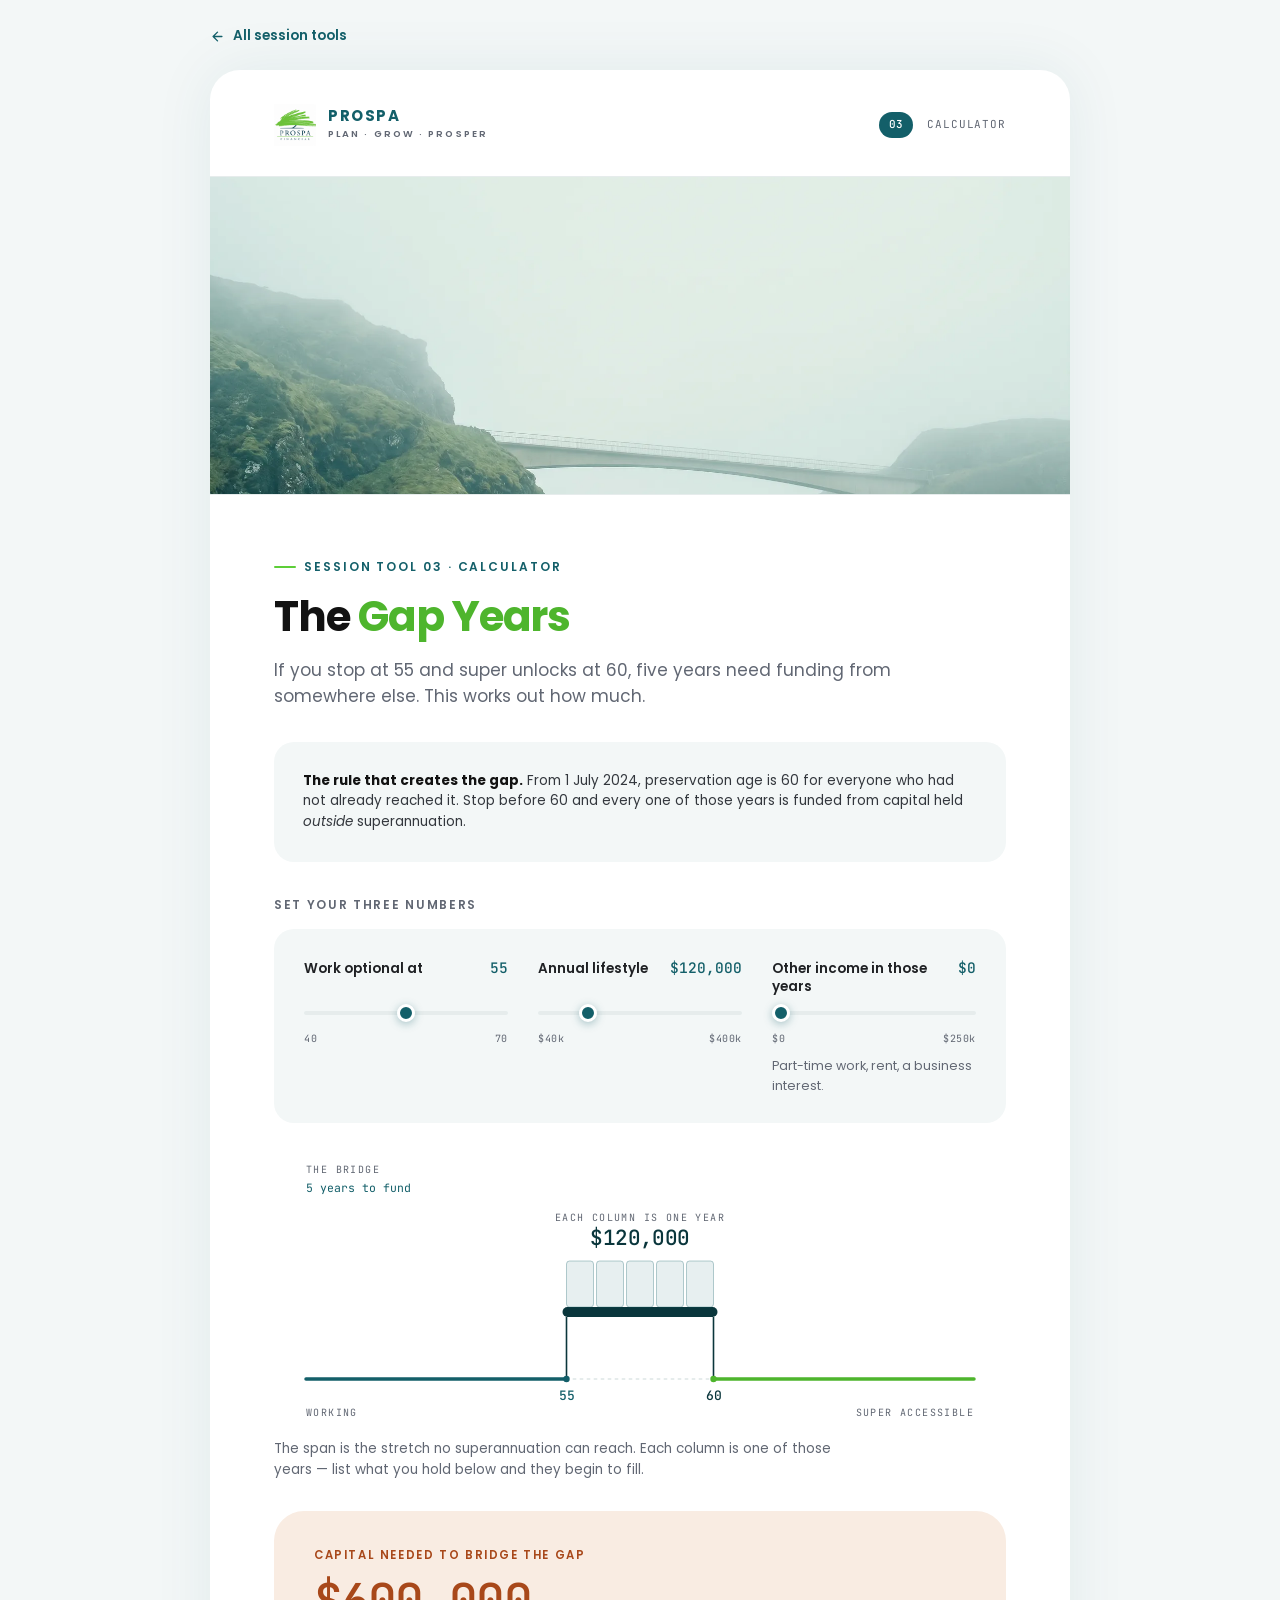
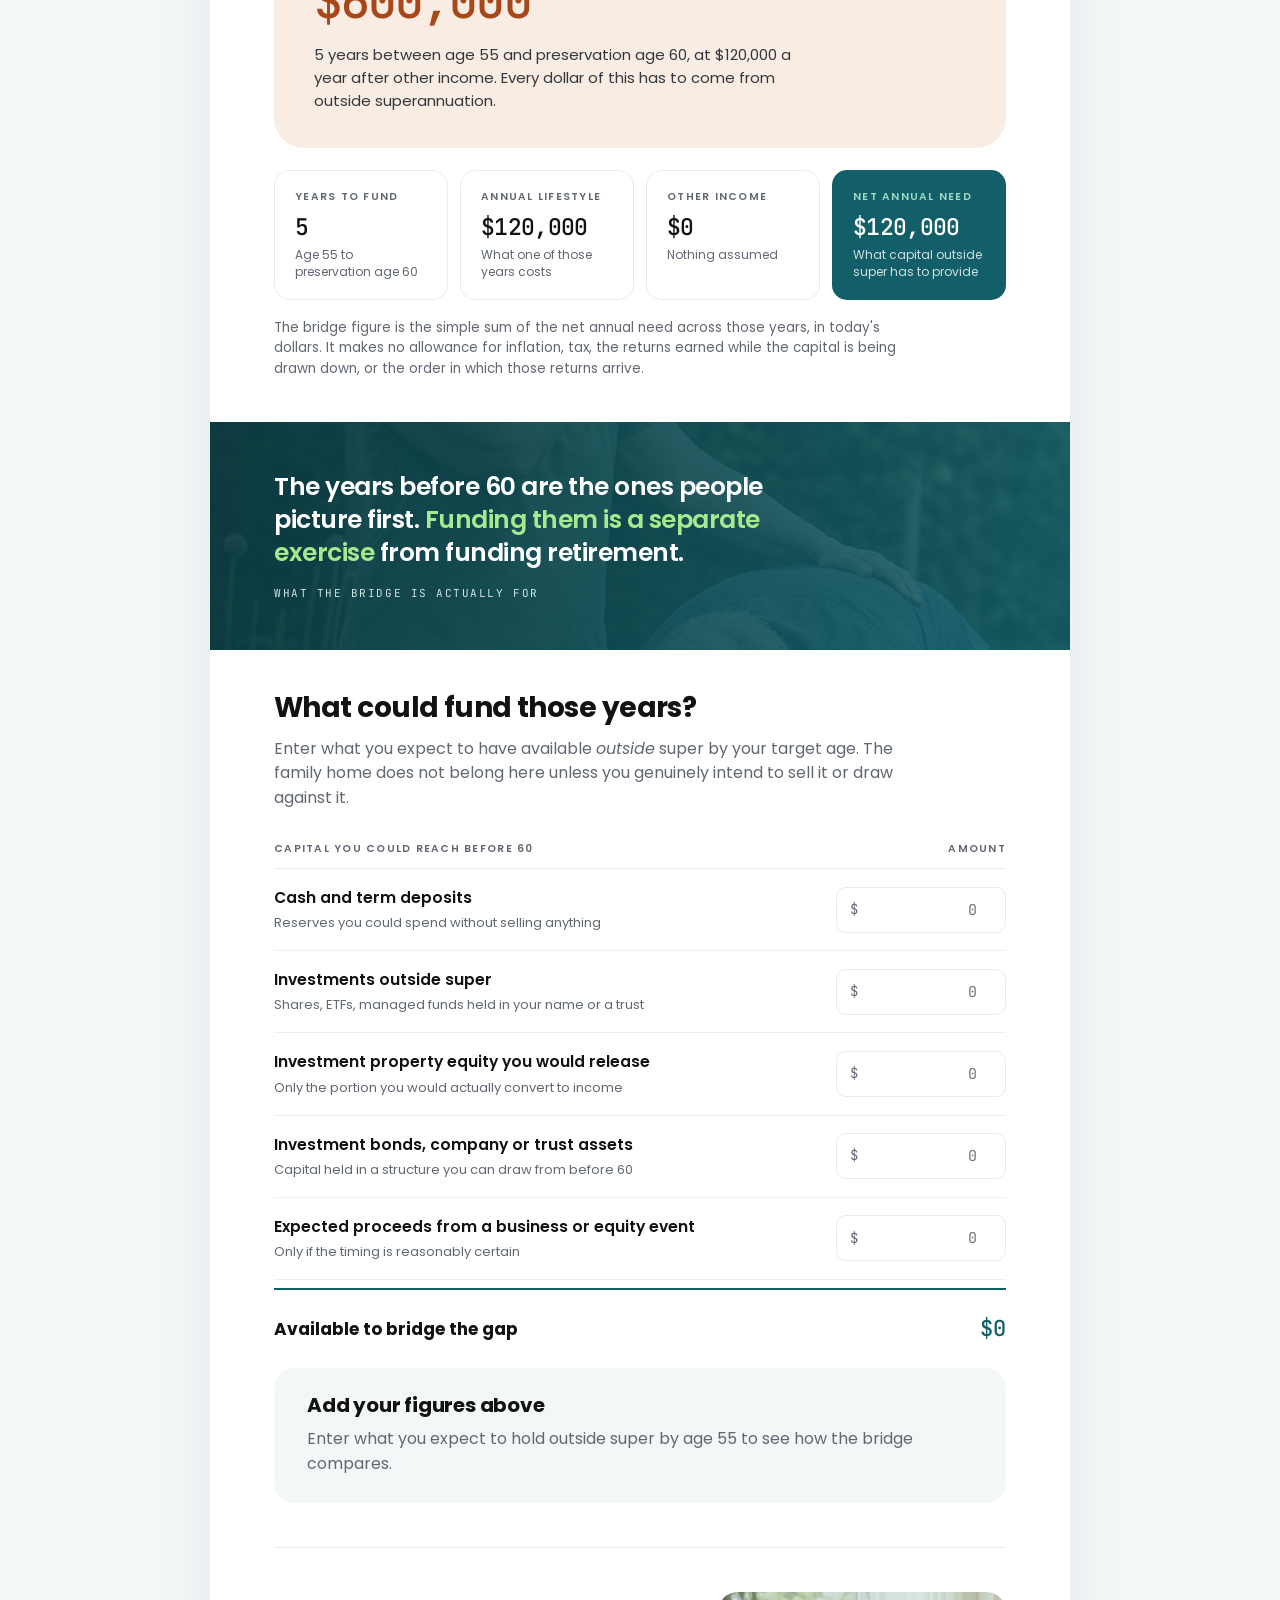
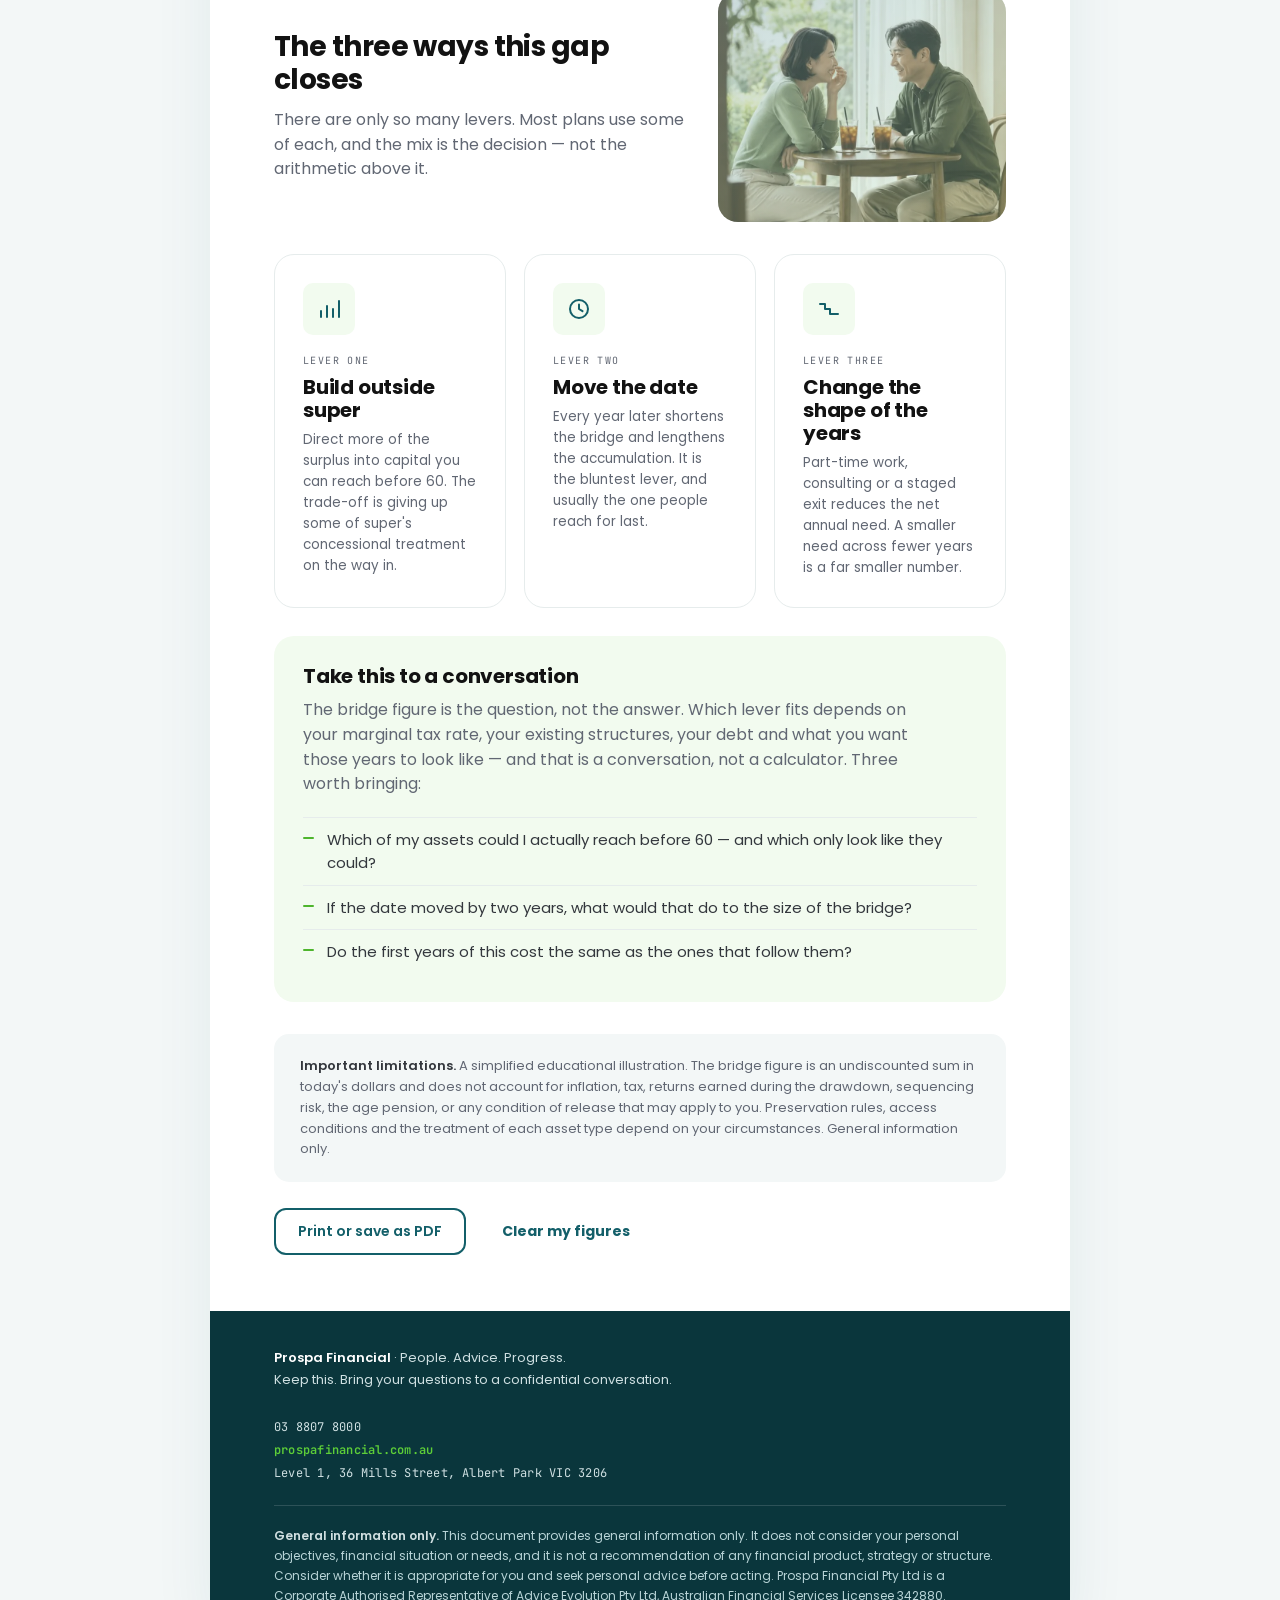
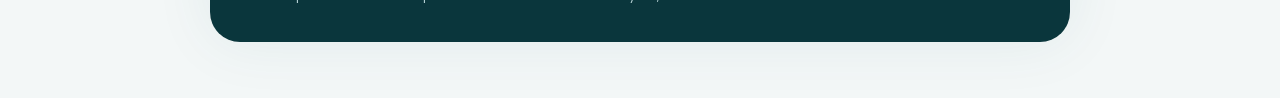
<file: magnets/03-gap-years.html>
<!DOCTYPE html>
<html lang="en-AU">
  <head>
    <meta charset="UTF-8" />
    <meta name="viewport" content="width=device-width, initial-scale=1.0" />
    <title>The Gap Years — Prospa Financial</title>
    <meta
      name="description"
      content="If you stop at 55 and super unlocks at 60, five years need funding from somewhere else. This works out how much, and what you hold that could cover it."
    />
    <link rel="icon" type="image/svg+xml" href="../assets/favicon.svg" />
    <link rel="preconnect" href="https://fonts.googleapis.com" />
    <link rel="preconnect" href="https://fonts.gstatic.com" crossorigin />
    <link
      href="https://fonts.googleapis.com/css2?family=Poppins:wght@300;400;500;600;700;800&family=JetBrains+Mono:wght@400;500&display=swap"
      rel="stylesheet"
    />
    <link rel="stylesheet" href="../assets/prospa.css" />
    <style>
      /* ============================================================
         03 · THE GAP YEARS — sheet-local styles only.
         Nothing here leaves this file. Every colour is a token.
         The one warm accent on this page is the bridge figure
         (.big-stat); nothing else is allowed to use --ember.
         ============================================================ */

      /* ---- Controls: the reader's three numbers ---- */
      .ctrls {
        display: grid;
        grid-template-columns: repeat(3, 1fr);
        gap: 30px;
        background: var(--bg2);
        border-radius: var(--r-lg);
        padding: 28px 30px;
      }
      .ctrl-top {
        display: flex;
        justify-content: space-between;
        align-items: baseline;
        gap: 12px;
        /* Two lines of label, so a wrapping label in one column does not
           push its slider out of line with the other two. */
        min-height: 40px;
      }
      .ctrl-top label {
        font-size: 13.5px;
        font-weight: 600;
        color: var(--ink-2);
        line-height: 1.35;
      }
      .ctrl-v {
        font-family: 'JetBrains Mono', monospace;
        font-size: 14.5px;
        font-weight: 500;
        color: var(--teal);
        font-variant-numeric: tabular-nums;
        white-space: nowrap;
      }
      .ctrl input[type='range'] {
        margin-top: 14px;
      }
      /* The shared stylesheet removes the range outline; put a visible
         keyboard ring back on, locally. */
      .ctrl input[type='range']:focus-visible {
        outline: 2px solid var(--teal);
        outline-offset: 5px;
      }
      .ctrl-scale {
        display: flex;
        justify-content: space-between;
        margin-top: 8px;
        font-family: 'JetBrains Mono', monospace;
        font-size: 10px;
        letter-spacing: 0.06em;
        color: var(--gray);
      }
      .ctrl .hint {
        display: block;
        font-size: 12.5px;
        color: var(--gray);
        margin-top: 10px;
      }

      /* ---- The bridge: the whole arithmetic as one picture ---- */
      .bridge {
        margin: 30px 0 0;
        min-height: 218px;
      }
      .bridge svg {
        display: block;
        width: 100%;
        height: auto;
      }
      .bx-rail-work {
        stroke: var(--teal);
        stroke-width: 3.5;
        stroke-linecap: round;
      }
      .bx-rail-super {
        stroke: var(--green-600);
        stroke-width: 3.5;
        stroke-linecap: round;
      }
      .bx-void {
        stroke: var(--line);
        stroke-width: 2;
        stroke-dasharray: 2 5;
        stroke-linecap: round;
      }
      .bx-pier {
        stroke: var(--teal-900);
        stroke-width: 1.6;
      }
      .bx-stub {
        stroke: var(--gray);
        stroke-width: 1;
      }
      .bx-deck {
        fill: var(--teal-900);
      }
      .bx-cell {
        fill: var(--teal);
        fill-opacity: 0.1;
        stroke: var(--teal);
        stroke-opacity: 0.3;
        stroke-width: 1;
      }
      .bx-cell-on {
        fill: var(--green-600);
        fill-opacity: 0.92;
      }
      .bx-dot-work {
        fill: var(--teal);
      }
      .bx-dot-super {
        fill: var(--green-600);
      }
      .bx-k,
      .bx-sub {
        font-family: 'JetBrains Mono', monospace;
        font-size: 10px;
        letter-spacing: 0.14em;
        fill: var(--gray);
      }
      .bx-load {
        font-family: 'JetBrains Mono', monospace;
        font-size: 11.5px;
        fill: var(--teal);
      }
      .bx-total {
        font-family: 'JetBrains Mono', monospace;
        font-size: 21px;
        font-weight: 500;
        letter-spacing: -0.025em;
        fill: var(--teal-900);
      }
      .bx-total-sm {
        font-size: 17px;
      }
      .bx-note {
        font-family: 'Poppins', sans-serif;
        font-size: 15px;
        font-weight: 600;
        fill: var(--teal);
      }
      .bx-tick {
        font-family: 'JetBrains Mono', monospace;
        font-size: 13px;
        font-weight: 500;
      }
      .bx-tick-work {
        fill: var(--teal);
      }
      .bx-tick-super {
        fill: var(--teal-900);
      }
      .bx-cap {
        margin-top: 16px;
        max-width: 62ch;
      }

      /* ---- The headline figure ---- */
      .big-stat {
        background: var(--ember-soft);
        border-radius: var(--r-xl);
        padding: 36px 40px;
        margin-top: 30px;
      }
      .big-stat .k {
        display: block;
        font-size: 11.5px;
        font-weight: 600;
        letter-spacing: 0.14em;
        text-transform: uppercase;
        color: var(--ember-strong);
        margin-bottom: 12px;
      }
      .big-stat .big {
        display: block;
        font-family: 'JetBrains Mono', monospace;
        font-size: 48px;
        font-weight: 500;
        letter-spacing: -0.04em;
        line-height: 1;
        color: var(--ember-strong);
        font-variant-numeric: tabular-nums;
      }
      .big-stat p {
        color: var(--slate);
        font-size: 15px;
        margin-top: 18px;
        max-width: 56ch;
      }
      /* No gap to fund: the warm accent is withdrawn entirely. */
      .big-stat.is-clear {
        background: var(--bg1);
      }
      .big-stat.is-clear .k,
      .big-stat.is-clear .big {
        color: var(--teal);
      }

      /* ---- The funding ledger ---- */
      .ledger-head {
        display: grid;
        grid-template-columns: 1fr 170px;
        gap: 20px;
        padding-bottom: 11px;
        border-bottom: 1px solid var(--line);
        font-size: 10.5px;
        font-weight: 600;
        letter-spacing: 0.12em;
        text-transform: uppercase;
        color: var(--gray);
      }
      .ledger-head span:last-child {
        text-align: right;
      }
      .source-row {
        display: grid;
        grid-template-columns: 1fr 170px;
        gap: 14px 20px;
        align-items: center;
        padding: 17px 0;
        border-bottom: 1px solid var(--line-2);
      }
      .source-row:last-of-type {
        border-bottom: none;
      }
      .source-row b {
        display: block;
        font-size: 15.5px;
        color: var(--ink);
        font-weight: 600;
      }
      .source-row span.sub {
        display: block;
        font-size: 13px;
        color: var(--gray);
        margin-top: 3px;
      }
      .source-row input {
        font-family: 'JetBrains Mono', monospace;
        font-size: 15px;
        text-align: right;
        color: var(--ink);
        background: var(--white);
        border: 1px solid var(--line);
        border-radius: var(--r-sm);
        padding: 12px 13px;
        width: 100%;
        font-variant-numeric: tabular-nums;
        transition: border-color var(--dur-base) var(--ease);
      }
      .source-row input:focus {
        outline: none;
        border-color: var(--teal);
      }
      .source-row input:focus-visible {
        outline: 2px solid var(--teal);
        outline-offset: 2px;
      }
      .total-row {
        display: grid;
        grid-template-columns: 1fr 170px;
        gap: 20px;
        align-items: center;
        padding: 22px 0 0;
        margin-top: 8px;
        border-top: 2px solid var(--teal);
      }
      .total-row b {
        font-size: 17px;
        color: var(--ink);
      }
      .total-row .t {
        font-family: 'JetBrains Mono', monospace;
        font-size: 22px;
        text-align: right;
        color: var(--teal);
        font-weight: 500;
        font-variant-numeric: tabular-nums;
      }

      /* ---- Coverage card ---- */
      .cover-split {
        margin-top: 26px;
        padding-top: 24px;
        border-top: 1px solid var(--line);
      }

      /* ---- Verdict ---- */
      .verdict {
        border-radius: var(--r-lg);
        padding: 26px 30px;
        margin-top: 22px;
        border-left: 3px solid transparent;
      }
      .verdict.short {
        background: var(--bg2);
        border-left-color: var(--teal-900);
      }
      .verdict.ok {
        background: var(--bg1);
      }
      .verdict.idle {
        background: var(--bg2);
      }
      .verdict h3 {
        font-size: 20px;
        margin-bottom: 10px;
      }

      /* ---- Levers ---- */
      .lever-k {
        display: block;
        font-family: 'JetBrains Mono', monospace;
        font-size: 10px;
        letter-spacing: 0.14em;
        text-transform: uppercase;
        color: var(--gray);
        margin-bottom: 8px;
      }

      /* ---- Closing questions ---- */
      .qs {
        list-style: none;
        margin: 20px 0 0;
        padding: 0;
      }
      .qs li {
        position: relative;
        padding: 10px 0 10px 24px;
        font-size: 15px;
        color: var(--slate);
        border-top: 1px solid var(--line);
      }
      .qs li::before {
        content: '';
        position: absolute;
        left: 0;
        top: 19px;
        width: 11px;
        height: 2px;
        border-radius: 2px;
        background: var(--green-600);
      }

      @media (max-width: 760px) {
        .ctrls {
          grid-template-columns: 1fr;
          gap: 24px;
          padding: 24px 22px;
        }
        .ctrl-top {
          min-height: 0;
        }
        .big-stat {
          padding: 28px 24px;
        }
        .big-stat .big {
          font-size: 36px;
        }
        .ledger-head {
          display: none;
        }
        .source-row {
          grid-template-columns: 1fr;
          gap: 10px;
        }
        /* The ledger header is hidden here and the rows are single
           column, so there is no column to stay aligned with. Let the
           figure size itself: a seven-figure total does not fit a fixed
           130px, and right-aligned text overflows back over the label. */
        .total-row {
          grid-template-columns: minmax(0, 1fr) auto;
          gap: 16px;
        }
      }

      @media print {
        /* The bridge earns its ink: it is the argument, not decoration. */
        .bridge {
          break-inside: avoid;
          margin-top: 14pt;
          -webkit-print-color-adjust: exact;
          print-color-adjust: exact;
        }
        .big-stat,
        .verdict,
        .source-row,
        .total-row,
        .qs li {
          break-inside: avoid;
        }
        .ledger-head {
          break-after: avoid;
        }
        .source-row input {
          border-color: var(--line);
        }
      }
    </style>
  </head>
  <body>
    <div data-sheet-back></div>

    <article class="sheet">
      <div data-sheet-masthead></div>
      <div data-sheet-hero></div>

      <div class="pad">
        <div class="eyebrow">Session tool 03 · Calculator</div>
        <h1 class="doc-title">The <em>Gap Years</em></h1>
        <p class="lede">
          If you stop at 55 and super unlocks at 60, five years need funding from somewhere else.
          This works out how much.
        </p>

        <div class="card card-tint" style="margin: 32px 0 0">
          <p class="small">
            <b style="color: var(--ink)">The rule that creates the gap.</b> From 1 July 2024,
            preservation age is 60 for everyone who had not already reached it. Stop before 60 and
            every one of those years is funded from capital held <em>outside</em> superannuation.
          </p>
        </div>

        <!-- ---------- Inputs ----------
             Each readout is an <output>, which carries an implicit live
             region. Three of them firing on every drag frame would talk
             over the one deliberate announcement at the bottom of this
             section, so they are silenced: the slider announces its own
             value (see aria-valuetext in sync), and #live speaks once the
             drag settles. -->
        <div class="no-print">
          <div class="sub-h" style="margin: 34px 0 14px">Set your three numbers</div>
          <div class="ctrls">
            <div class="ctrl">
              <div class="ctrl-top">
                <label for="i-target">Work optional at</label>
                <output class="ctrl-v" id="v-target" for="i-target" aria-live="off">55</output>
              </div>
              <input
                type="range"
                id="i-target"
                min="40"
                max="70"
                step="1"
                value="55"
                data-persist="gap-target"
              />
              <div class="ctrl-scale" aria-hidden="true"><span>40</span><span>70</span></div>
            </div>
            <div class="ctrl">
              <div class="ctrl-top">
                <label for="i-spend">Annual lifestyle</label>
                <output class="ctrl-v" id="v-spend" for="i-spend" aria-live="off">$120,000</output>
              </div>
              <input
                type="range"
                id="i-spend"
                min="40000"
                max="400000"
                step="5000"
                value="120000"
                data-persist="gap-spend"
              />
              <div class="ctrl-scale" aria-hidden="true"><span>$40k</span><span>$400k</span></div>
            </div>
            <div class="ctrl">
              <div class="ctrl-top">
                <label for="i-other">Other income in those years</label>
                <output class="ctrl-v" id="v-other" for="i-other" aria-live="off">$0</output>
              </div>
              <input
                type="range"
                id="i-other"
                min="0"
                max="250000"
                step="5000"
                value="0"
                data-persist="gap-other"
              />
              <div class="ctrl-scale" aria-hidden="true"><span>$0</span><span>$250k</span></div>
              <span class="hint">Part-time work, rent, a business interest.</span>
            </div>
          </div>
        </div>

        <!-- ---------- The bridge ---------- -->
        <div class="bridge" id="bridge"></div>
        <p class="small muted bx-cap" id="bx-cap"></p>
        <p class="sr-only" id="live" aria-live="polite"></p>

        <div class="big-stat" id="bs">
          <span class="k" id="bs-k">Capital needed to bridge the gap</span>
          <span class="big" id="bs-v">—</span>
          <p id="bs-p"></p>
        </div>

        <div id="metrics" style="margin-top: 22px"></div>

        <p class="small muted" style="margin-top: 18px; max-width: 70ch">
          The bridge figure is the simple sum of the net annual need across those years, in today's
          dollars. It makes no allowance for inflation, tax, the returns earned while the capital is
          being drawn down, or the order in which those returns arrive.
        </p>

        <!-- ---------- One human beat ---------- -->
        <div class="lm-photoband" style="--lm-band-pos: 50% 42%">
          <img src="../assets/img/photo/senior-couple-gardening-retirement-hobby.webp" alt="" />
          <p>
            The years before 60 are the ones people picture first.
            <em>Funding them is a separate exercise</em> from funding retirement.
          </p>
          <span class="lm-band-k">What the bridge is actually for</span>
        </div>

        <!-- ---------- What could fund it ---------- -->
        <div class="sec-head">
          <h2>What could fund those years?</h2>
          <p>
            Enter what you expect to have available <em>outside</em> super by your target age. The
            family home does not belong here unless you genuinely intend to sell it or draw against
            it.
          </p>
        </div>

        <div class="ledger-head" aria-hidden="true">
          <span>Capital you could reach before 60</span>
          <span>Amount</span>
        </div>
        <div id="sources">
          <div class="source-row">
            <div>
              <b>Cash and term deposits</b>
              <span class="sub">Reserves you could spend without selling anything</span>
            </div>
            <div class="input-wrap">
              <span class="affix" aria-hidden="true">$</span>
              <input
                type="number"
                inputmode="numeric"
                min="0"
                step="1000"
                aria-label="Cash and term deposits, in dollars"
                data-src
                data-persist="src-cash"
                placeholder="0"
              />
            </div>
          </div>
          <div class="source-row">
            <div>
              <b>Investments outside super</b>
              <span class="sub">Shares, ETFs, managed funds held in your name or a trust</span>
            </div>
            <div class="input-wrap">
              <span class="affix" aria-hidden="true">$</span>
              <input
                type="number"
                inputmode="numeric"
                min="0"
                step="1000"
                aria-label="Investments outside super, in dollars"
                data-src
                data-persist="src-inv"
                placeholder="0"
              />
            </div>
          </div>
          <div class="source-row">
            <div>
              <b>Investment property equity you would release</b>
              <span class="sub">Only the portion you would actually convert to income</span>
            </div>
            <div class="input-wrap">
              <span class="affix" aria-hidden="true">$</span>
              <input
                type="number"
                inputmode="numeric"
                min="0"
                step="1000"
                aria-label="Investment property equity you would release, in dollars"
                data-src
                data-persist="src-prop"
                placeholder="0"
              />
            </div>
          </div>
          <div class="source-row">
            <div>
              <b>Investment bonds, company or trust assets</b>
              <span class="sub">Capital held in a structure you can draw from before 60</span>
            </div>
            <div class="input-wrap">
              <span class="affix" aria-hidden="true">$</span>
              <input
                type="number"
                inputmode="numeric"
                min="0"
                step="1000"
                aria-label="Investment bonds, company or trust assets, in dollars"
                data-src
                data-persist="src-struct"
                placeholder="0"
              />
            </div>
          </div>
          <div class="source-row">
            <div>
              <b>Expected proceeds from a business or equity event</b>
              <span class="sub">Only if the timing is reasonably certain</span>
            </div>
            <div class="input-wrap">
              <span class="affix" aria-hidden="true">$</span>
              <input
                type="number"
                inputmode="numeric"
                min="0"
                step="1000"
                aria-label="Expected proceeds from a business or equity event, in dollars"
                data-src
                data-persist="src-biz"
                placeholder="0"
              />
            </div>
          </div>
          <div class="total-row">
            <b>Available to bridge the gap</b>
            <div class="t" id="o-avail">$0</div>
          </div>
        </div>

        <div class="card" id="cover-card" style="margin-top: 26px" hidden>
          <div id="cover"></div>
          <div class="cover-split" id="mix-card" hidden>
            <div class="sub-h">Where that capital would come from</div>
            <div id="mix"></div>
          </div>
        </div>

        <div class="verdict idle" id="verdict"></div>

        <hr class="rule" />

        <!-- ---------- The three levers ---------- -->
        <div class="lm-aside lm-aside--flip" style="--lm-aside-ar: 5 / 4; --lm-aside-pos: 50% 38%">
          <div class="lm-aside-img">
            <img src="../assets/img/photo/mature-couple-cafe-conversation-iced-drinks.webp" alt="" />
          </div>
          <div>
            <div class="sec-head" style="margin-bottom: 0">
              <h2>The three ways this gap closes</h2>
              <p>
                There are only so many levers. Most plans use some of each, and the mix is the
                decision — not the arithmetic above it.
              </p>
            </div>
          </div>
        </div>

        <div class="grid g3" style="margin-top: 26px">
          <div class="card">
            <span class="ic" aria-hidden="true">
              <svg viewBox="0 0 24 24" fill="none" stroke="currentColor" stroke-width="2"
                   stroke-linecap="round" stroke-linejoin="round">
                <path d="M4 20v-6M10 20V9M16 20v-8M22 20V4" />
              </svg>
            </span>
            <span class="lever-k">Lever one</span>
            <h3 class="step-h">Build outside super</h3>
            <p class="small muted">
              Direct more of the surplus into capital you can reach before 60. The trade-off is
              giving up some of super's concessional treatment on the way in.
            </p>
          </div>
          <div class="card">
            <span class="ic" aria-hidden="true">
              <svg viewBox="0 0 24 24" fill="none" stroke="currentColor" stroke-width="2"
                   stroke-linecap="round" stroke-linejoin="round">
                <circle cx="12" cy="12" r="9" />
                <path d="M12 7.5V12l3.5 2.2" />
              </svg>
            </span>
            <span class="lever-k">Lever two</span>
            <h3 class="step-h">Move the date</h3>
            <p class="small muted">
              Every year later shortens the bridge and lengthens the accumulation. It is the
              bluntest lever, and usually the one people reach for last.
            </p>
          </div>
          <div class="card">
            <span class="ic" aria-hidden="true">
              <svg viewBox="0 0 24 24" fill="none" stroke="currentColor" stroke-width="2"
                   stroke-linecap="round" stroke-linejoin="round">
                <path d="M3 7h5v5h5v5h8" />
              </svg>
            </span>
            <span class="lever-k">Lever three</span>
            <h3 class="step-h">Change the shape of the years</h3>
            <p class="small muted">
              Part-time work, consulting or a staged exit reduces the net annual need. A smaller
              need across fewer years is a far smaller number.
            </p>
          </div>
        </div>

        <div class="card card-green" style="margin-top: 28px">
          <h3 class="step-h">Take this to a conversation</h3>
          <p class="muted" style="margin-top: 10px; max-width: 64ch">
            The bridge figure is the question, not the answer. Which lever fits depends on your
            marginal tax rate, your existing structures, your debt and what you want those years to
            look like — and that is a conversation, not a calculator. Three worth bringing:
          </p>
          <ul class="qs">
            <li>
              Which of my assets could I actually reach before 60 — and which only look like they
              could?
            </li>
            <li>If the date moved by two years, what would that do to the size of the bridge?</li>
            <li>Do the first years of this cost the same as the ones that follow them?</li>
          </ul>
        </div>

        <div class="disclaimer" style="margin-top: 32px">
          <b>Important limitations.</b> A simplified educational illustration. The bridge figure is
          an undiscounted sum in today's dollars and does not account for inflation, tax, returns
          earned during the drawdown, sequencing risk, the age pension, or any condition of release
          that may apply to you. Preservation rules, access conditions and the treatment of each
          asset type depend on your circumstances. General information only.
        </div>

        <div class="row no-print" style="margin-top: 26px">
          <button class="btn btn-outline btn-sm" data-print>Print or save as PDF</button>
          <button class="btn btn-ghost btn-sm" data-clear>Clear my figures</button>
        </div>
      </div>

      <div data-sheet-foot></div>
    </article>

    <script type="module">
      import { mountSheet, wirePrint, money, persistFields } from '../assets/sheet.js'
      import { metricStrip, goalProgress, breakdownBar, moneyShort, TONE } from '../assets/widgets.js'

      mountSheet({
        no: '03',
        kind: 'Calculator',
        hero: { src: 'art/03-gap-bridge.webp', alt: '', variant: 'art', pos: '50% 58%' },
      })
      wirePrint()

      const PRESERVATION_AGE = 60 // From 1 July 2024, for everyone reaching it from that date.
      const el = (id) => document.getElementById(id)
      const DEFAULTS = { 'i-target': '55', 'i-spend': '120000', 'i-other': '0' }
      const reduced = () => window.matchMedia('(prefers-reduced-motion: reduce)').matches

      /* A local count-up, because this figure is recalculated on every
         slider frame: the shared helper cannot be cancelled, so an
         in-flight animation would overwrite a newer figure. Same easing,
         same instant settle under reduced motion. */
      let countRaf = 0
      function setFigure(node, value, animate) {
        cancelAnimationFrame(countRaf)
        if (!animate || reduced()) {
          node.textContent = money(value)
          return
        }
        const t0 = performance.now()
        const tick = (t) => {
          const k = Math.min((t - t0) / 1100, 1)
          node.textContent = money(value * (1 - Math.pow(1 - k, 3)))
          if (k < 1) countRaf = requestAnimationFrame(tick)
          else node.textContent = money(value)
        }
        countRaf = requestAnimationFrame(tick)
      }

      /* ==========================================================
         THE BRIDGE
         A span of years with a quantity of money standing on it.

         Working years are a teal rail on the ground; the gap is a
         void in that ground, crossed by a deck on two piers; and the
         money is one column per year standing on the deck. Each column
         is one year at the net annual need, so the picture carries no
         scale it has not earned — the count of columns IS the count of
         years, and the filled part of each column is what the reader's
         own capital would cover, left to right, until it runs out.
         The rails either side are approaches, not a measured axis:
         only the two labelled ages are asserted.

         Drawn at the container's measured width so one user unit is
         one CSS pixel: the type stays at its real size at 375px and
         at 1000px, instead of being scaled down with the artwork.
         ========================================================== */

      const chart = el('bridge')
      let lastW = 0
      let state = null

      const f1 = (n) => Number(n).toFixed(1)

      function drawBridge(forceW) {
        if (!state) return
        const { target, years, net, bridge, avail } = state
        const W = Math.max(300, Math.round(forceW || chart.clientWidth || 700))
        lastW = W

        const narrow = W < 460
        const padL = narrow ? 16 : 32
        const padR = narrow ? 16 : 32
        const inner = W - padL - padR
        const xEnd = W - padR
        const o = []

        /* Two age numerals can sit a few pixels apart at the extremes.
           When they do, they grow away from each other instead of overlapping. */
        const anchors = (a, b) => {
          const tight = Math.abs(b - a) < (narrow ? 26 : 34)
          return tight ? ['end', 'start'] : ['middle', 'middle']
        }

        if (years === 0) {
          /* ---- Target at or after preservation age: no void at all. ---- */
          const H = narrow ? 158 : 184
          const ground = H - 44
          const tickY = H - 23
          const subY = H - 7
          const xT = padL + inner * 0.46
          const xP = xT - ((target - PRESERVATION_AGE) / 10) * inner * 0.3
          const [aP, aT] = anchors(xP, xT)

          o.push(`<line x1="${padL}" y1="${ground}" x2="${f1(xT)}" y2="${ground}" class="bx-rail-work" />`)
          o.push(`<line x1="${f1(xT)}" y1="${ground}" x2="${xEnd}" y2="${ground}" class="bx-rail-super" />`)
          o.push(`<circle cx="${f1(xT)}" cy="${ground}" r="3.6" class="bx-dot-super" />`)

          if (target !== PRESERVATION_AGE) {
            o.push(`<line x1="${f1(xP)}" y1="${ground - 7}" x2="${f1(xP)}" y2="${ground + 7}" class="bx-stub" />`)
            o.push(`<text x="${f1(xP)}" y="${tickY}" text-anchor="${aP}" class="bx-tick bx-tick-super">60</text>`)
          }
          o.push(`<text x="${f1(xT)}" y="${tickY}" text-anchor="${aT}" class="bx-tick bx-tick-work">${target}</text>`)

          o.push(`<text x="${f1(W / 2)}" y="${ground - 56}" text-anchor="middle" class="bx-note">No bridge to fund</text>`)
          o.push(
            `<text x="${f1(W / 2)}" y="${ground - 32}" text-anchor="middle" class="bx-k">${
              narrow ? 'SUPER AVAILABLE FROM DAY ONE' : 'SUPERANNUATION AVAILABLE FROM THE START'
            }</text>`
          )
          o.push(`<text x="${padL}" y="${subY}" class="bx-sub">WORKING</text>`)
          o.push(`<text x="${xEnd}" y="${subY}" text-anchor="end" class="bx-sub">SUPER ACCESSIBLE</text>`)

          chart.innerHTML = `<svg viewBox="0 0 ${W} ${H}" role="img" aria-label="Age ${target} is at or after preservation age 60, so there are no years to bridge.">${o.join(
            ''
          )}</svg>`
          return
        }

        /* ---- The gap: a span, on two piers, carrying the money. ---- */
        const H = narrow ? 220 : 270
        const subY = H - 7
        const tickY = H - 23
        const ground = H - 44
        const pierTop = ground - (narrow ? 46 : 62)
        const deckH = narrow ? 8 : 10
        const deckTop = pierTop - deckH
        const cellH = narrow ? 36 : 46
        const slabTop = deckTop - cellH
        const totalY = slabTop - (narrow ? 13 : 16)
        /* The key sits a full line above the figure. At 13–15 the two
           baselines are closer than the figure's own ascender, so the
           dollar sign climbs into the key and the two touch. */
        const capY = totalY - (narrow ? 20 : 24)
        const keyY = narrow ? 16 : 20
        const loadY = keyY + (narrow ? 17 : 19)

        /* The span is sized by its columns, not by a year scale: one
           comfortable column per year, held between a sixth and two
           thirds of the drawing, and centred. The bridge stays the
           subject of the picture at one gap year and at twenty. */
        const gut = narrow ? 2 : 3
        const ideal = narrow ? 15 : 27
        const cw = Math.min(
          (Math.min(Math.max(years * ideal + (years - 1) * gut, inner * 0.16), inner * 0.62) -
            gut * (years - 1)) /
            years,
          cellH * 1.6
        )
        const spanW = cw * years + gut * (years - 1)
        const xT = padL + (inner - spanW) / 2
        const xP = xT + spanW
        const covered = net > 0 ? Math.min(avail / net, years) : years

        /* Ground: a teal rail, then nothing, then a green rail. */
        o.push(`<line x1="${padL}" y1="${ground}" x2="${f1(xT)}" y2="${ground}" class="bx-rail-work" />`)
        o.push(`<line x1="${f1(xT)}" y1="${ground}" x2="${f1(xP)}" y2="${ground}" class="bx-void" />`)
        o.push(`<line x1="${f1(xP)}" y1="${ground}" x2="${xEnd}" y2="${ground}" class="bx-rail-super" />`)

        /* Piers and deck. */
        o.push(`<line x1="${f1(xT)}" y1="${pierTop}" x2="${f1(xT)}" y2="${ground}" class="bx-pier" />`)
        o.push(`<line x1="${f1(xP)}" y1="${pierTop}" x2="${f1(xP)}" y2="${ground}" class="bx-pier" />`)
        o.push(
          `<rect x="${f1(xT - 4)}" y="${deckTop}" width="${f1(spanW + 8)}" height="${deckH}" rx="${f1(
            deckH / 2
          )}" class="bx-deck" />`
        )
        o.push(`<circle cx="${f1(xT)}" cy="${ground}" r="3.2" class="bx-dot-work" />`)
        o.push(`<circle cx="${f1(xP)}" cy="${ground}" r="3.2" class="bx-dot-super" />`)

        /* The load: one column per year, filling from the left. */
        if (net > 0) {
          const rx = Math.min(3, cw / 3)
          for (let i = 0; i < years; i++) {
            const cx = xT + i * (cw + gut)
            o.push(
              `<rect x="${f1(cx)}" y="${slabTop}" width="${f1(cw)}" height="${cellH}" rx="${f1(
                rx
              )}" class="bx-cell" />`
            )
            const frac = Math.max(0, Math.min(1, covered - i))
            if (frac > 0.01) {
              const h = cellH * frac
              o.push(
                `<rect x="${f1(cx)}" y="${f1(slabTop + cellH - h)}" width="${f1(cw)}" height="${f1(
                  h
                )}" rx="${f1(rx)}" class="bx-cell-on" />`
              )
            }
          }
          o.push(
            `<text x="${f1(xT + spanW / 2)}" y="${capY}" text-anchor="middle" class="bx-k">EACH COLUMN IS ONE YEAR</text>`
          )
          o.push(
            `<text x="${f1(xT + spanW / 2)}" y="${totalY}" text-anchor="middle" class="bx-total${
              narrow ? ' bx-total-sm' : ''
            }">${money(net)}</text>`
          )
        } else {
          o.push(
            `<text x="${f1(xT + spanW / 2)}" y="${f1(slabTop + cellH / 2 + 5)}" text-anchor="middle" class="bx-load">covered by other income</text>`
          )
        }

        /* Keys and age ticks. */
        o.push(`<text x="${padL}" y="${keyY}" class="bx-k">THE BRIDGE</text>`)
        o.push(
          `<text x="${padL}" y="${loadY}" class="bx-load">${years} ${
            years === 1 ? 'year' : 'years'
          } to fund</text>`
        )
        const [aT2, aP2] = anchors(xT, xP)
        o.push(`<text x="${f1(xT)}" y="${tickY}" text-anchor="${aT2}" class="bx-tick bx-tick-work">${target}</text>`)
        o.push(`<text x="${f1(xP)}" y="${tickY}" text-anchor="${aP2}" class="bx-tick bx-tick-super">60</text>`)
        o.push(`<text x="${padL}" y="${subY}" class="bx-sub">WORKING</text>`)
        o.push(`<text x="${xEnd}" y="${subY}" text-anchor="end" class="bx-sub">SUPER ACCESSIBLE</text>`)

        const label =
          net > 0
            ? `${years} ${years === 1 ? 'year' : 'years'} to bridge between age ${target} and preservation age 60, at ${money(
                net
              )} a year — ${money(bridge)} of capital in total${
                avail > 0 ? `, of which the capital listed below would fund about ${Math.floor(covered)} years` : ''
              }.`
            : `${years} ${years === 1 ? 'year' : 'years'} between age ${target} and preservation age 60, with other income covering the whole annual need.`

        chart.innerHTML = `<svg viewBox="0 0 ${W} ${H}" role="img" aria-label="${label}">${o.join('')}</svg>`
      }

      /* Redraw at the real container width, and only when that width
         actually changes — the SVG's own height change must not loop. */
      if (typeof ResizeObserver !== 'undefined') {
        new ResizeObserver(() => {
          const w = Math.round(chart.clientWidth)
          if (!w || Math.abs(w - lastW) < 2) return
          drawBridge()
        }).observe(chart)
      }
      window.addEventListener('beforeprint', () => drawBridge(700))
      window.addEventListener('afterprint', () => {
        lastW = 0
        drawBridge()
      })

      /* ==========================================================
         THE CALCULATION — unchanged.
         ========================================================== */

      let firstPaint = true

      function sync() {
        const target = Number(el('i-target').value)
        const spend = Number(el('i-spend').value)
        const other = Number(el('i-other').value)

        el('v-target').textContent = target
        el('v-spend').textContent = money(spend)
        el('v-other').textContent = money(other)

        /* The two money sliders carry dollars, not a bare count: without
           this a screen reader reads "120000". */
        el('i-spend').setAttribute('aria-valuetext', money(spend))
        el('i-other').setAttribute('aria-valuetext', money(other))

        const years = Math.max(PRESERVATION_AGE - target, 0)
        const net = Math.max(spend - other, 0)
        const bridge = years * net

        const avail = Array.from(document.querySelectorAll('[data-src]')).reduce(
          (a, i) => a + (Number(i.value) || 0),
          0
        )

        state = { target, spend, other, years, net, bridge, avail }
        drawBridge()

        el('bx-cap').textContent =
          years === 0
            ? 'Your target age is at or after preservation age, so there is no pre-preservation period to fund.'
            : net === 0
              ? 'Other income covers the whole of the annual lifestyle in those years, so no capital drawdown is needed.'
              : avail > 0
                ? 'The columns fill with the capital you have listed below, year by year from the left, until it runs out.'
                : 'The span is the stretch no superannuation can reach. Each column is one of those years — list what you hold below and they begin to fill.'

        metricStrip(el('metrics'), [
          {
            label: 'Years to fund',
            value: String(years),
            tone: years === 0 ? 'good' : undefined,
            note:
              years > 0
                ? `Age ${target} to preservation age 60`
                : 'Your target is at or after preservation age',
          },
          { label: 'Annual lifestyle', value: money(spend), note: 'What one of those years costs' },
          {
            label: 'Other income',
            value: money(other),
            note: other > 0 ? 'Part-time work, rent, a business interest' : 'Nothing assumed',
          },
          {
            label: 'Net annual need',
            value: money(net),
            tone: 'key',
            note: 'What capital outside super has to provide',
          },
        ])

        const bs = el('bs')
        if (years === 0) {
          bs.classList.add('is-clear')
          el('bs-k').textContent = 'No bridge required'
          setFigure(el('bs-v'), 0, false)
          el('bs-p').textContent = `You have nominated age ${target}, at or after preservation age. Superannuation can form part of your income from the start, so the planning question shifts from access to longevity: how long the capital needs to last and how it is drawn.`
        } else if (net === 0) {
          /* Other income meets the whole lifestyle: there is a gap, but nothing
             has to be drawn from capital to cross it. */
          bs.classList.add('is-clear')
          el('bs-k').textContent = 'No capital drawdown required'
          setFigure(el('bs-v'), 0, false)
          el('bs-p').textContent = `On these figures, other income covers the whole of the ${money(
            spend
          )} lifestyle across the ${years} ${
            years === 1 ? 'year' : 'years'
          } before preservation age. The question becomes whether that income is as certain, and as durable, as the plan is asking it to be.`
        } else {
          bs.classList.remove('is-clear')
          el('bs-k').textContent = 'Capital needed to bridge the gap'
          setFigure(el('bs-v'), bridge, firstPaint)
          el('bs-p').textContent = `${years} ${
            years === 1 ? 'year' : 'years'
          } between age ${target} and preservation age ${PRESERVATION_AGE}, at ${money(
            net
          )} a year after other income. Every dollar of this has to come from outside superannuation.`
        }
        firstPaint = false

        tally(bridge, years, avail)
      }

      /* Both bar widgets render their fill at scaleX(0) and grow it only when
         one shared IntersectionObserver reports the container visible — and
         that observer remembers every container it has already played (the
         `seen` WeakSet in assets/widgets.js). Here the widgets are re-rendered
         into the same two containers on every keystroke, so from the second
         render onward the fresh fill is never played and the bar sits empty at
         its scaleX(0) default: a coverage bar that silently stops reporting
         while its own legend still prints the percentages. Settle both fills
         ourselves after every render. These figures change as the reader
         types, so they should track rather than animate; the grow-in is worth
         less than a bar that is always right. The fix belongs in widgets.js,
         which this sheet does not own. */
      function settleFills(bridge, avail) {
        const fill = el('cover').querySelector('.w-goal-track i')
        if (fill && bridge > 0) {
          fill.style.transform = `scaleX(${Math.min(1, avail / bridge).toFixed(3)})`
        }
        el('mix')
          .querySelectorAll('.w-breakdown-bar span')
          .forEach((s) => (s.style.transform = 'scaleX(1)'))
      }

      function tally(bridge, years, avail) {
        el('o-avail').textContent = money(avail)

        // Widgets: how much of the bridge is covered, and what would cover it.
        const coverCard = el('cover-card')
        const mixCard = el('mix-card')
        if (years > 0 && bridge > 0 && avail > 0) {
          coverCard.hidden = false
          goalProgress(el('cover'), {
            label: 'Capital available against the bridge',
            current: avail,
            target: bridge,
            onTrack: avail >= bridge,
            fmt: moneyShort,
          })
          const srcs = [
            ['src-cash', 'Cash and term deposits', TONE.tealDeep],
            ['src-inv', 'Investments outside super', TONE.teal],
            ['src-prop', 'Property equity released', TONE.tealSoft],
            ['src-struct', 'Bonds, company or trust', TONE.green],
            ['src-biz', 'Business or equity event', TONE.greenDeep],
          ]
            .map(([k, label, color]) => ({
              label,
              value: Number(document.querySelector(`[data-persist="${k}"]`)?.value) || 0,
              color,
            }))
            .filter((x) => x.value > 0)
          if (srcs.length > 1) {
            mixCard.hidden = false
            breakdownBar(el('mix'), srcs)
          } else {
            mixCard.hidden = true
          }
          settleFills(bridge, avail)
        } else {
          coverCard.hidden = true
          mixCard.hidden = true
        }

        const v = el('verdict')
        if (years === 0) {
          v.className = 'verdict ok'
          v.innerHTML = `<h3>Nothing to bridge</h3><p class="muted">On your chosen age there is no pre-preservation period to fund. The capital above becomes part of the longer retirement question instead.</p>`
          return
        }
        if (bridge === 0) {
          v.className = 'verdict ok'
          v.innerHTML = `
            <h3>Nothing to draw down</h3>
            <p class="muted">
              The other income you have assumed covers the whole of the annual lifestyle in those
              years, so no capital is consumed before 60. Worth testing: is that income as certain,
              and as durable, as the ${years} ${years === 1 ? 'year' : 'years'} it is being asked
              to carry?
            </p>`
          return
        }
        if (avail === 0) {
          v.className = 'verdict idle'
          v.innerHTML = `<h3>Add your figures above</h3><p class="muted">Enter what you expect to hold outside super by age ${el(
            'i-target'
          ).value} to see how the bridge compares.</p>`
          return
        }
        const short = bridge - avail
        if (short > 0) {
          const covered = bridge > 0 ? avail / bridge : 0
          const fundedYears = Math.floor(avail / Math.max(bridge / years, 1))
          /* Never let a shortfall round up to 100%: the heading has just
             said how far short it is, and the two must not disagree.
             Floored, so it reads with the floored count of years beside it. */
          const pct = Math.min(99, Math.floor(covered * 100))
          v.className = 'verdict short'
          v.innerHTML = `
            <h3>${money(short)} short of the bridge</h3>
            <p class="muted">
              What you have listed covers about ${pct}% of the gap —
              roughly ${fundedYears} of the ${years} ${years === 1 ? 'year' : 'years'}.
              On these figures, work becoming optional at ${el('i-target').value} would depend on
              closing that distance, moving the date, or reducing the net annual need.
            </p>`
        } else {
          v.className = 'verdict ok'
          v.innerHTML = `
            <h3>The bridge is covered, with ${money(-short)} over</h3>
            <p class="muted">
              On these figures the capital you hold outside super would cover the ${years}
              ${years === 1 ? 'year' : 'years'} before preservation age. The next questions are
              about tax on the way out, what the drawdown does to the remaining balance, and
              whether super alone carries the years after 60.
            </p>`
        }
      }

      /* Announce the result once a drag settles, rather than on every frame. */
      function announce() {
        if (!state) return
        el('live').textContent =
          state.years === 0
            ? `No bridge required at age ${state.target}.`
            : `${state.years} ${state.years === 1 ? 'year' : 'years'} to bridge from age ${
                state.target
              }. Capital needed, ${money(state.bridge)}.`
      }

      ;['i-target', 'i-spend', 'i-other'].forEach((id) => {
        el(id).addEventListener('input', sync)
        el(id).addEventListener('change', announce)
      })
      document.querySelectorAll('[data-src]').forEach((i) => i.addEventListener('input', sync))

      persistFields('gap-years')

      /* persistFields clears a field by emptying it, which leaves a range at its
         midpoint. Restore the sliders' real defaults afterwards — this listener
         is registered second, so it runs second. */
      document.querySelectorAll('[data-clear]').forEach((b) =>
        b.addEventListener('click', () => {
          Object.entries(DEFAULTS).forEach(([id, v]) => {
            el(id).value = v
            el(id).dispatchEvent(new Event('input', { bubbles: true }))
          })
        })
      )

      sync()
    </script>
  </body>
</html>
</file>
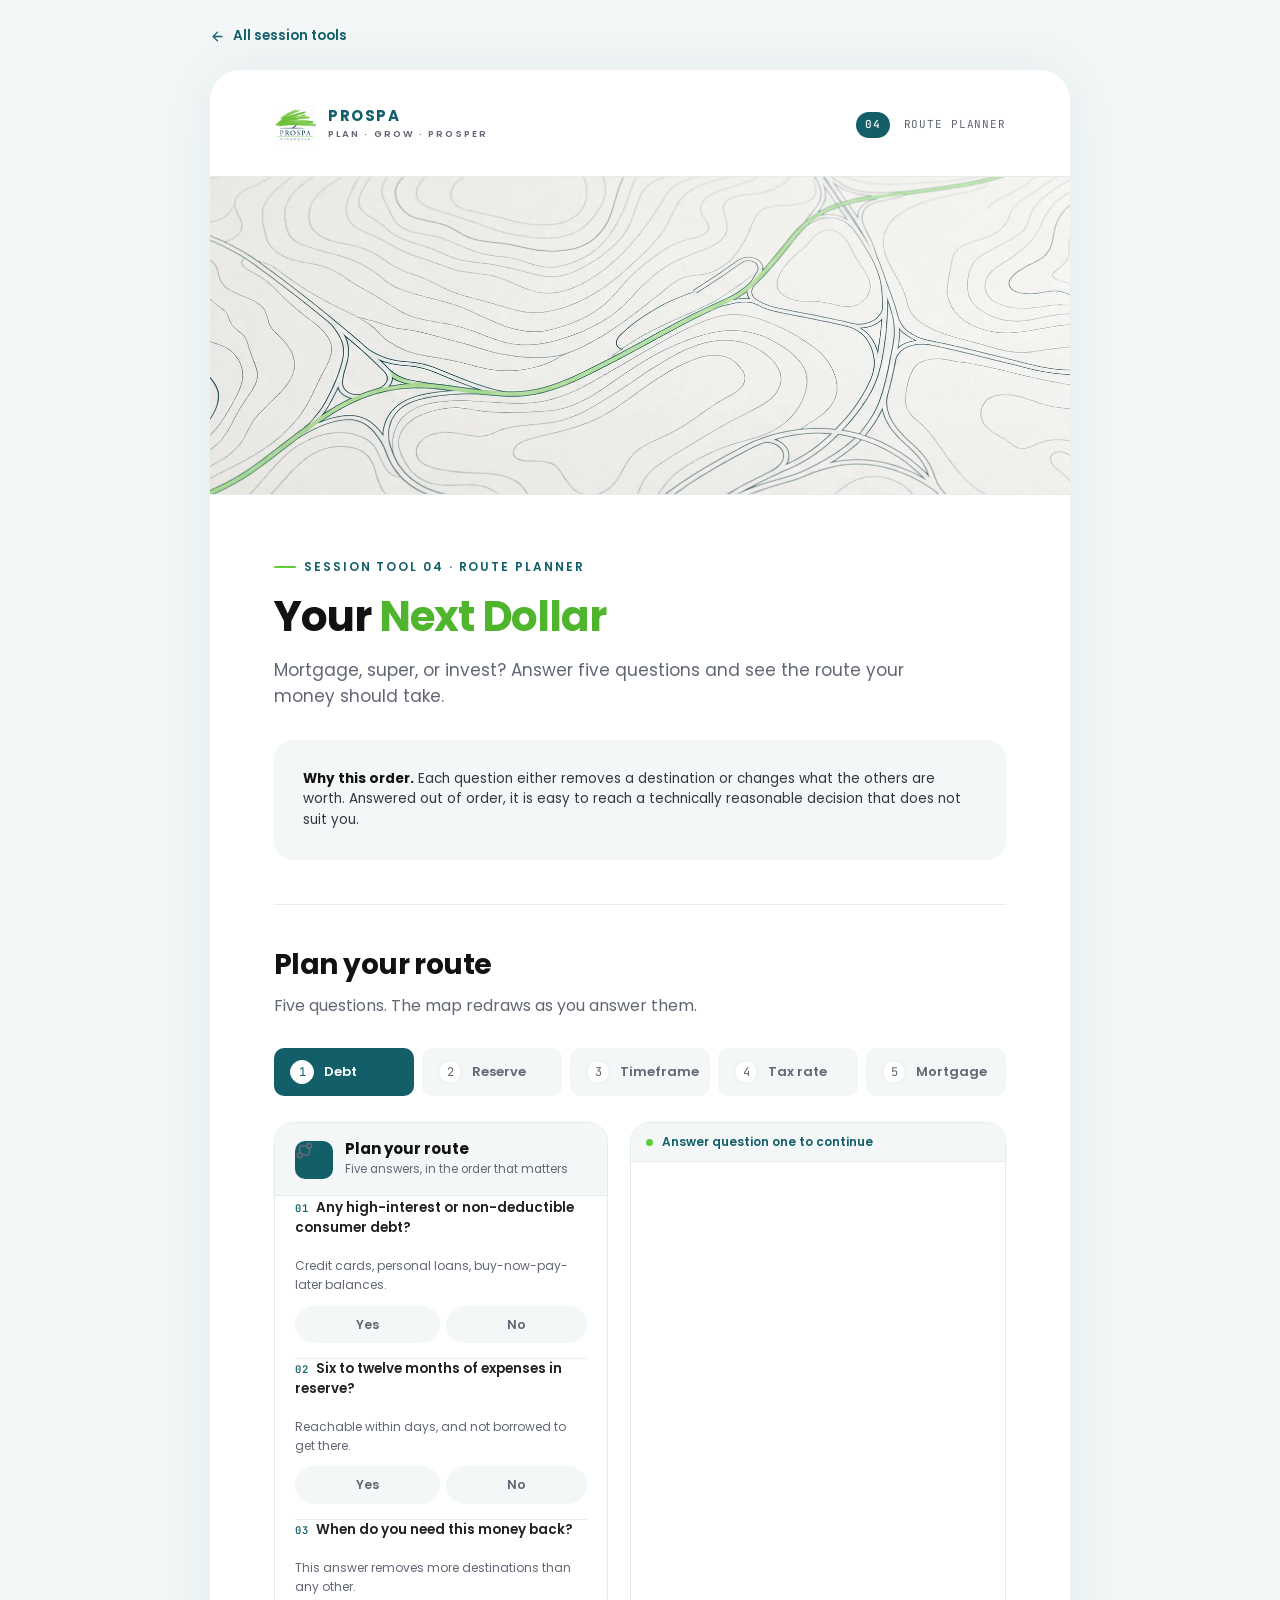
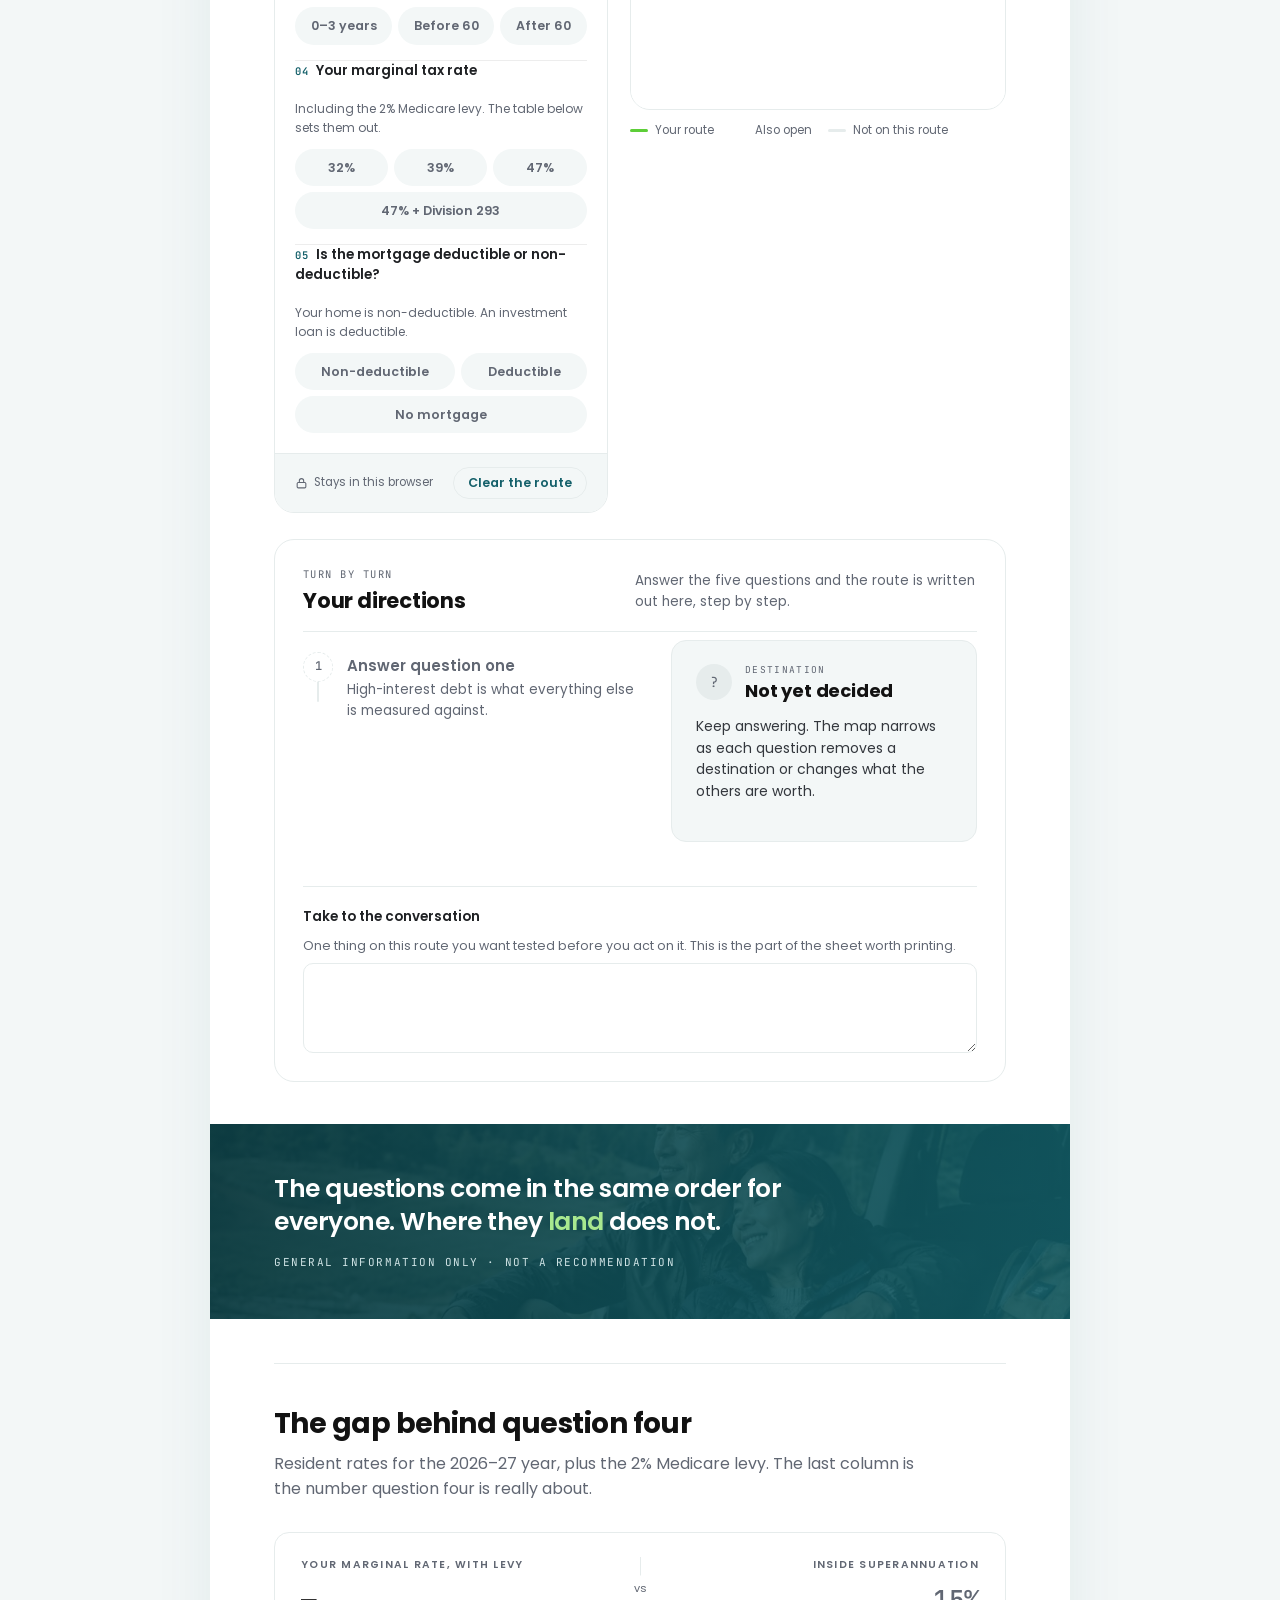
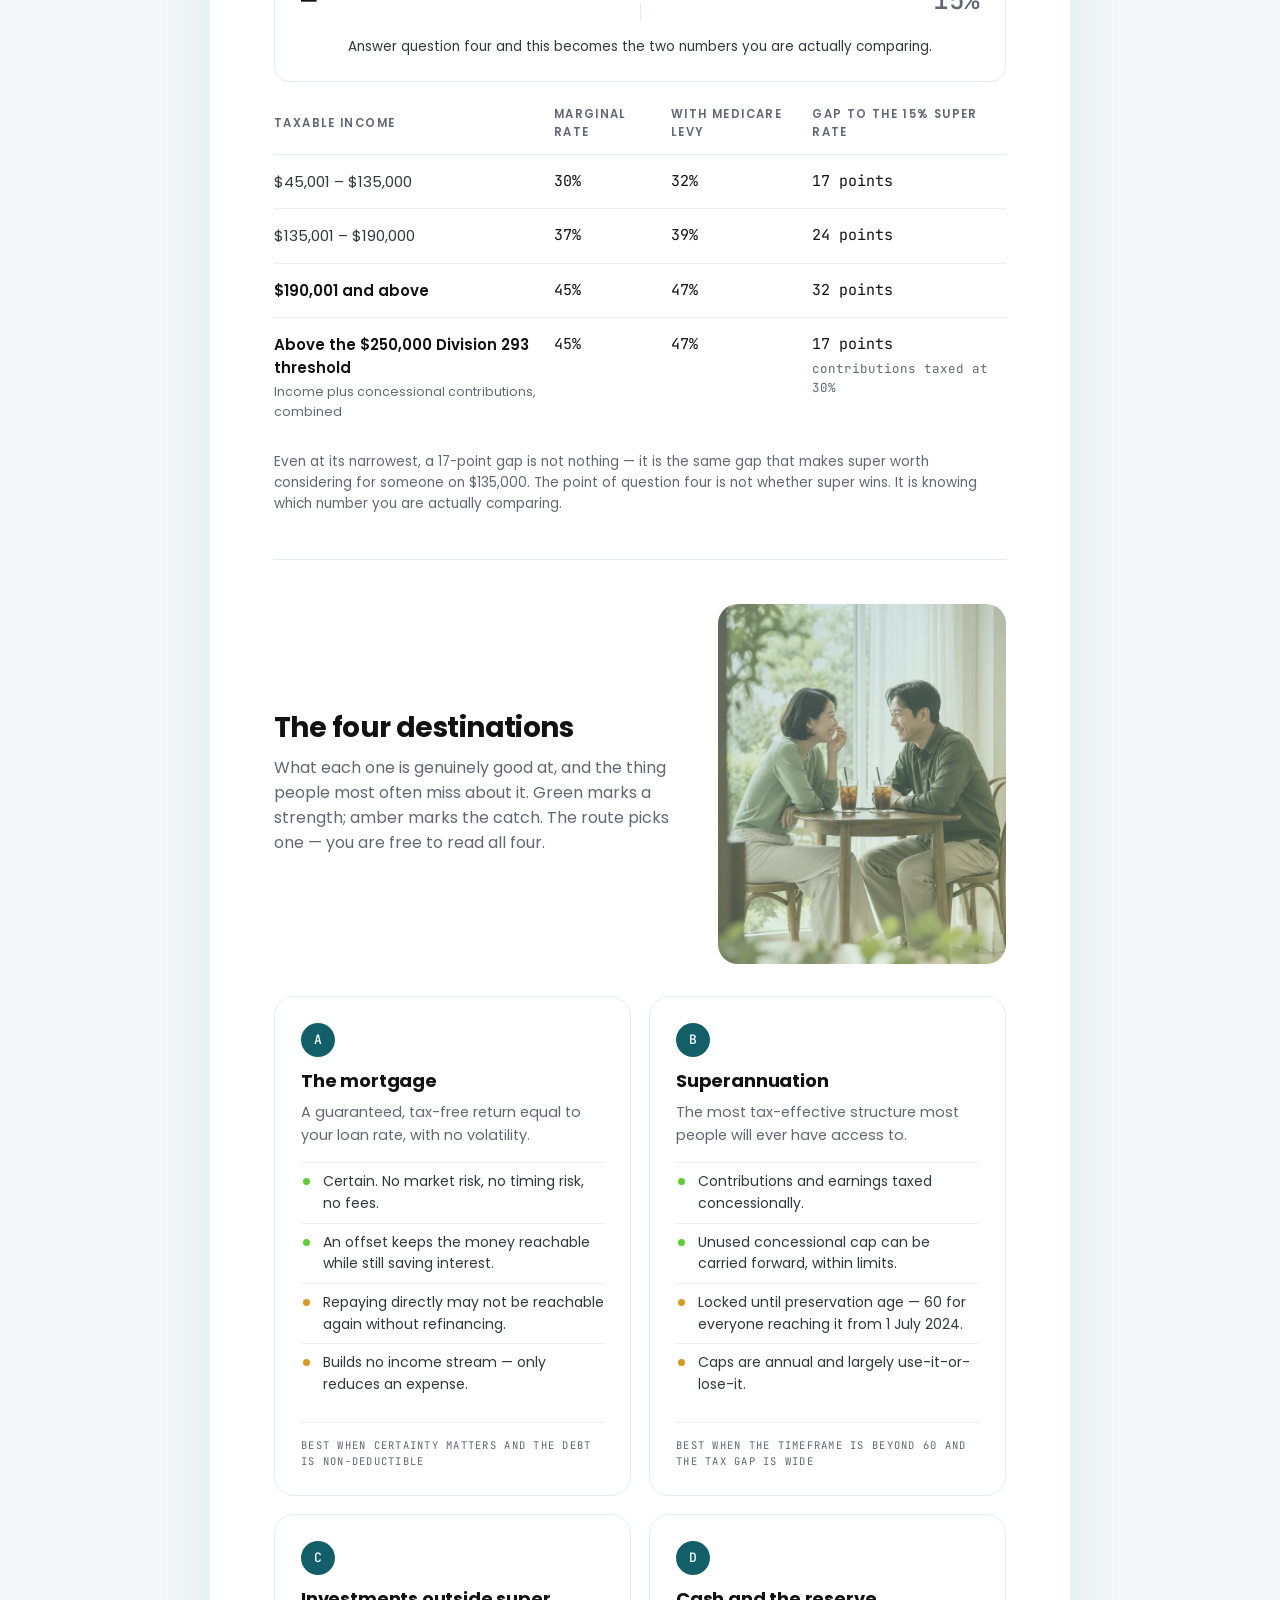
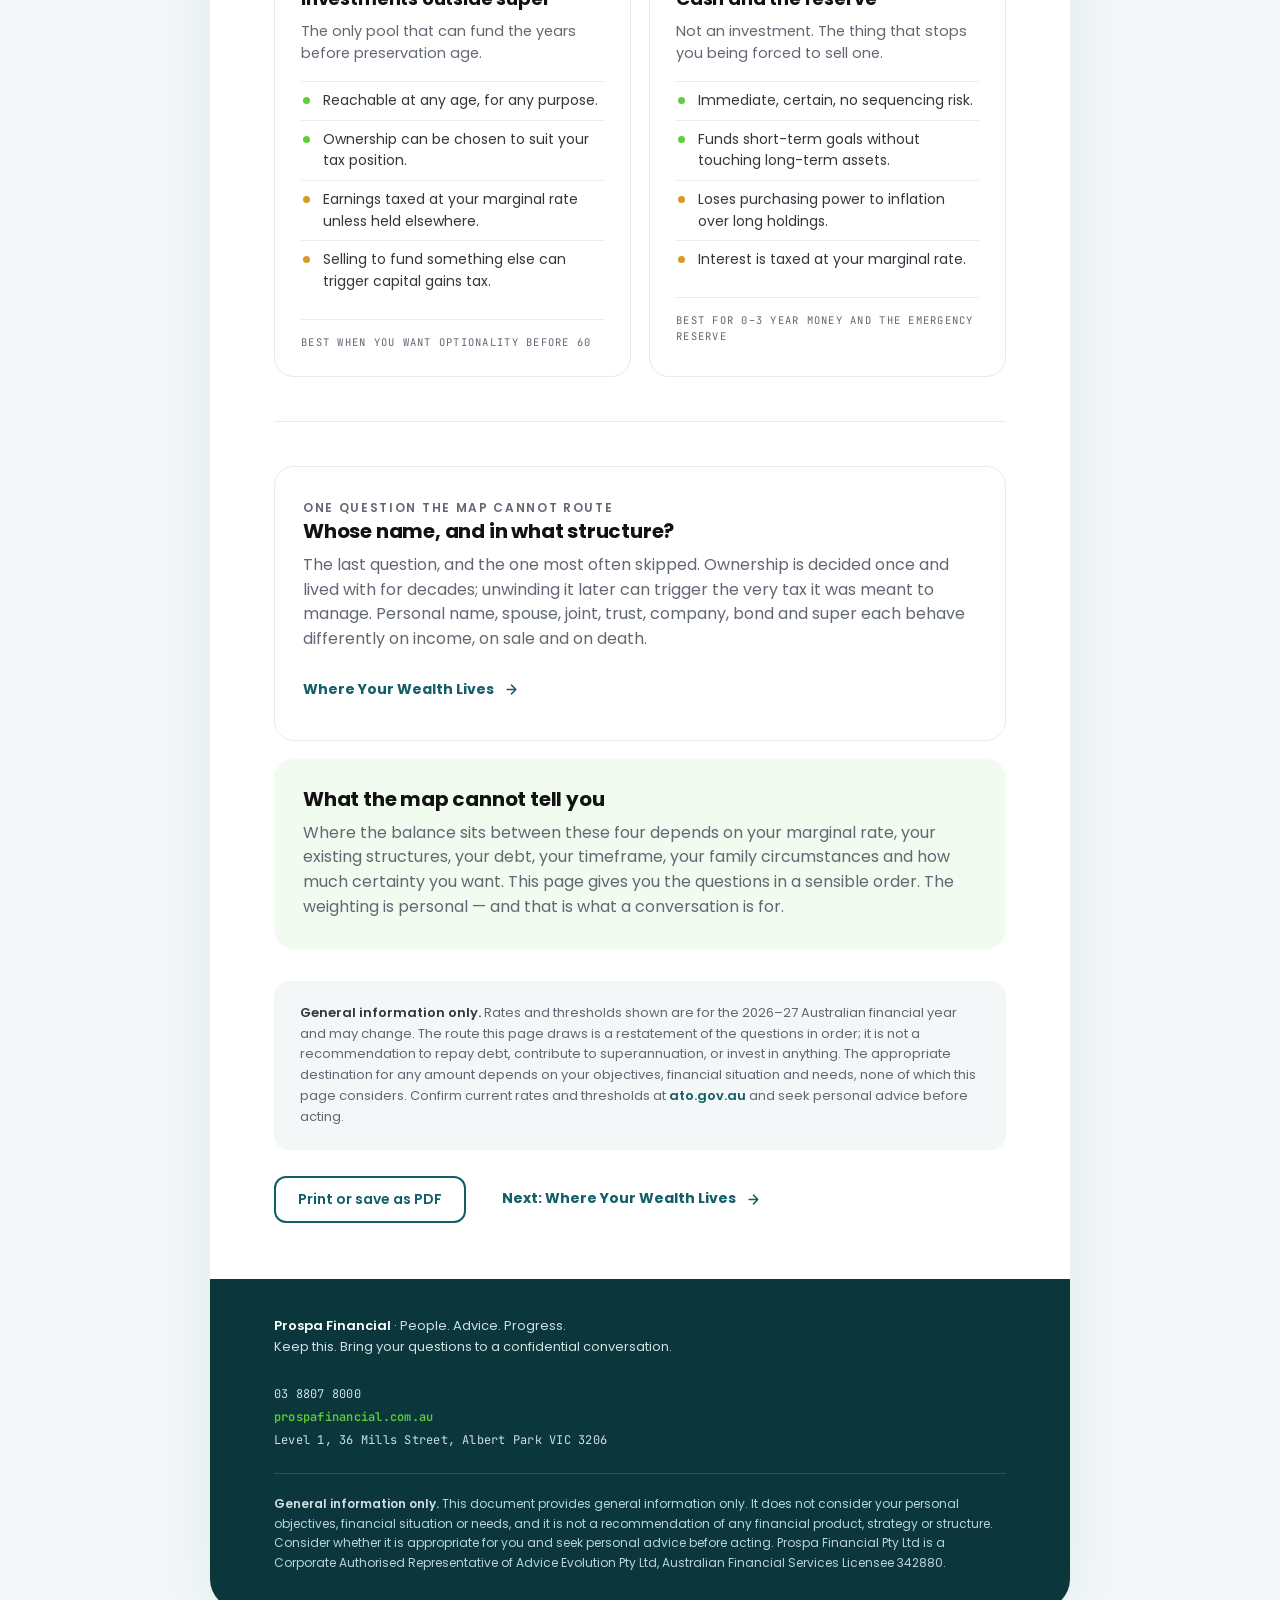
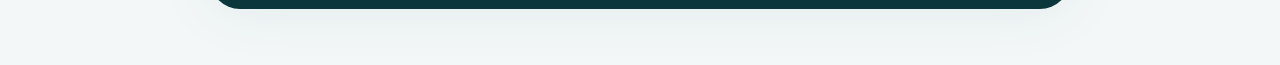
<file: magnets/04-next-dollar.html>
<!DOCTYPE html>
<html lang="en-AU">
  <head>
    <meta charset="UTF-8" />
    <meta name="viewport" content="width=device-width, initial-scale=1.0" />
    <title>Your Next Dollar — Prospa Financial</title>
    <meta
      name="description"
      content="Mortgage, super, or invest? Answer five questions and see the route your money should take — drawn as a map, with turn-by-turn directions."
    />
    <link rel="icon" type="image/svg+xml" href="../assets/favicon.svg" />
    <link rel="preconnect" href="https://fonts.googleapis.com" />
    <link rel="preconnect" href="https://fonts.gstatic.com" crossorigin />
    <link
      href="https://fonts.googleapis.com/css2?family=Poppins:wght@300;400;500;600;700;800&family=JetBrains+Mono:wght@400;500&display=swap"
      rel="stylesheet"
    />
    <link rel="stylesheet" href="../assets/prospa.css" />
    <style>
      /* ============================================================
         SHEET 04 — THE ROUTE PLANNER
         A map-like instrument, drawn by hand in SVG. No map library,
         no tiles, no runtime dependency: the sheet still serves from
         a folder and still prints to a clean A4.

         Everything below is scoped to this sheet. Nothing here
         touches a shared file.
         ============================================================ */

      /* ---------- 1 · The planner shell ---------- */

      .rp {
        margin-top: 26px;
      }

      .rp-grid {
        display: grid;
        grid-template-columns: minmax(0, 0.94fr) minmax(0, 1.06fr);
        gap: 22px;
        align-items: start;
      }

      /* ---------- 2 · The directions panel ---------- */

      .rp-panel {
        border: 1px solid var(--line);
        border-radius: var(--r-lg);
        background: var(--white);
        overflow: hidden;
      }

      .rp-panel-head {
        display: flex;
        align-items: center;
        gap: 12px;
        padding: 16px 20px;
        background: var(--bg2);
        border-bottom: 1px solid var(--line);
      }

      .rp-panel-ic {
        width: 38px;
        height: 38px;
        border-radius: var(--r-sm);
        background: var(--teal);
        color: var(--white);
        display: inline-flex;
        align-items: center;
        justify-content: center;
        flex: none;
      }

      .rp-panel-ic svg {
        width: 19px;
        height: 19px;
      }

      .rp-panel-head b {
        display: block;
        font-size: 15px;
        color: var(--ink);
        line-height: 1.25;
      }

      .rp-panel-head span {
        display: block;
        font-size: 11.5px;
        color: var(--gray);
        margin-top: 2px;
      }

      .rp-qs {
        padding: 2px 20px 16px;
      }

      .rp-q {
        border: 0;
        margin: 0;
        padding: 15px 0;
        border-bottom: 1px solid var(--line-2);
      }

      .rp-q:last-of-type {
        border-bottom: 0;
        padding-bottom: 4px;
      }

      .rp-q legend {
        padding: 0;
        width: 100%;
        font-size: 13.5px;
        font-weight: 600;
        color: var(--ink-2);
        line-height: 1.45;
      }

      .rp-q-n {
        font-family: 'JetBrains Mono', monospace;
        font-size: 10.5px;
        letter-spacing: 0.1em;
        color: var(--teal);
        margin-right: 7px;
      }

      .rp-off {
        display: none;
        margin-left: 7px;
        font-family: 'JetBrains Mono', monospace;
        font-size: 9.5px;
        letter-spacing: 0.12em;
        text-transform: uppercase;
        color: var(--gray);
        background: var(--bg2);
        border-radius: var(--r-pill);
        padding: 3px 8px;
        white-space: nowrap;
      }

      .rp-q[data-off='true'] .rp-off {
        display: inline-block;
      }

      .rp-q[data-off='true'] .rp-q-t {
        color: var(--gray);
      }

      .rp-q-hint {
        font-size: 12px;
        color: var(--gray);
        margin: 5px 0 11px;
      }

      /* The segmented choice. Real radios, visually hidden but focusable,
         so arrow keys walk the group and the label is the hit area. */
      .rp-seg {
        position: relative;
        display: flex;
        flex-wrap: wrap;
        gap: 6px;
      }

      .rp-seg input {
        position: absolute;
        left: 0;
        top: 0;
        width: 1px;
        height: 1px;
        opacity: 0;
        margin: 0;
      }

      .rp-seg label {
        flex: 1 1 auto;
        min-width: 0;
        text-align: center;
        font-size: 12.5px;
        font-weight: 600;
        color: var(--gray);
        background: var(--bg2);
        border: 1.5px solid transparent;
        border-radius: var(--r-pill);
        padding: 8px 11px;
        cursor: pointer;
        transition: background var(--dur-snap) var(--ease), color var(--dur-snap) var(--ease),
          border-color var(--dur-snap) var(--ease);
      }

      .rp-seg label:hover {
        color: var(--teal);
        border-color: var(--accent);
      }

      .rp-seg input:checked + label {
        background: var(--teal);
        border-color: var(--teal);
        color: var(--white);
      }

      .rp-seg input:focus-visible + label {
        outline: 2px solid var(--teal);
        outline-offset: 2px;
      }

      .rp-panel-foot {
        display: flex;
        align-items: center;
        justify-content: space-between;
        gap: 12px;
        flex-wrap: wrap;
        padding: 13px 20px;
        border-top: 1px solid var(--line);
        background: var(--bg2);
      }

      .rp-privacy {
        font-size: 11.5px;
        color: var(--gray);
        display: inline-flex;
        align-items: center;
        gap: 6px;
      }

      .rp-privacy svg {
        width: 13px;
        height: 13px;
        flex: none;
      }

      .rp-reset {
        font-family: 'Poppins', sans-serif;
        font-size: 12.5px;
        font-weight: 600;
        color: var(--teal);
        background: transparent;
        border: 1.5px solid var(--line);
        border-radius: var(--r-pill);
        padding: 6px 14px;
        cursor: pointer;
        transition: border-color var(--dur-snap) var(--ease), color var(--dur-snap) var(--ease);
      }

      .rp-reset:hover {
        border-color: var(--teal);
      }

      .rp-reset:focus-visible {
        outline: 2px solid var(--teal);
        outline-offset: 2px;
      }

      /* ---------- 3 · The map canvas ---------- */

      .rp-map {
        position: relative;
        margin: 0;
        border: 1px solid var(--line);
        border-radius: var(--r-lg);
        overflow: hidden;
        background: var(--white);
      }

      .rp-map svg.rp-canvas {
        display: block;
        width: 100%;
        height: auto;
      }

      /* The route summary reads as the map card's own header bar rather
         than a floating overlay, so it can never cover the map. */
      .rp-map-chip {
        display: flex;
        align-items: center;
        gap: 9px;
        padding: 11px 15px;
        background: var(--bg2);
        border-bottom: 1px solid var(--line);
        font-size: 12px;
        font-weight: 600;
        color: var(--teal);
        line-height: 1.35;
      }

      .rp-map-chip::before {
        content: '';
        width: 7px;
        height: 7px;
        border-radius: 50%;
        background: var(--green);
        flex: none;
      }

      /* --- terrain --- */
      .rp-terrain {
        fill: var(--white);
      }

      .rp-parks {
        opacity: 0.62;
      }

      .rp-parks ellipse {
        fill: var(--bg1);
      }

      .rp-lowland {
        opacity: 0.55;
      }

      .rp-lowland ellipse {
        fill: var(--bg2);
      }

      .rp-contours {
        fill: none;
        stroke: var(--teal);
        stroke-width: 0.9;
        opacity: 0.2;
      }

      /* --- roads: a grey casing with a white carriageway inside it,
             which is what gives the double-hairline map look --- */
      .rp-canvas g[data-road] {
        transition: opacity var(--dur-reveal) var(--ease);
      }

      .rp-case,
      .rp-ink {
        fill: none;
        stroke-linecap: round;
        stroke-linejoin: round;
        transition: stroke var(--dur-reveal) var(--ease),
          stroke-width var(--dur-reveal) var(--ease);
      }

      .rp-case {
        stroke: var(--teal);
        stroke-opacity: 0.26;
        stroke-width: 7;
      }

      .rp-ink {
        stroke: var(--white);
        stroke-width: 4.6;
      }

      g[data-road='spine'] .rp-case {
        stroke-width: 9;
      }

      g[data-road='spine'] .rp-ink {
        stroke-width: 6;
      }

      .rp-decoy .rp-case {
        stroke-width: 5.4;
        stroke-opacity: 0.17;
      }

      .rp-decoy .rp-ink {
        stroke-width: 3.4;
      }

      .rp-decoy {
        opacity: 0.8;
      }

      /* lit — the route these answers make */
      g[data-state='on'] .rp-ink {
        stroke: var(--green);
      }

      g[data-state='on'] .rp-case {
        stroke: var(--green);
        stroke-opacity: 0.3;
        stroke-width: 15;
      }

      /* also open — the second road */
      g[data-state='alt'] .rp-ink {
        stroke: var(--teal);
        stroke-dasharray: 7 6;
      }

      g[data-state='alt'] .rp-case {
        stroke: var(--teal);
        stroke-opacity: 0.2;
        stroke-width: 12;
      }

      /* not taken */
      g[data-state='dim'] {
        opacity: 0.3;
      }

      /* --- junction nodes --- */
      .rp-jn circle {
        fill: var(--white);
        stroke: var(--teal);
        stroke-opacity: 0.34;
        stroke-width: 1.8;
        transition: stroke var(--dur-reveal) var(--ease),
          stroke-opacity var(--dur-reveal) var(--ease);
      }

      .rp-jn text {
        font-family: 'JetBrains Mono', monospace;
        font-size: 10.5px;
        fill: var(--gray);
        text-anchor: middle;
        transition: fill var(--dur-reveal) var(--ease);
      }

      .rp-jn[data-state='on'] circle {
        stroke: var(--green);
        stroke-opacity: 1;
        stroke-width: 2.3;
      }

      .rp-jn[data-state='on'] text {
        fill: var(--teal);
      }

      .rp-jn[data-state='dim'] {
        opacity: 0.4;
      }

      /* --- start marker --- */
      .rp-start-halo {
        fill: var(--green);
        opacity: 0.16;
      }

      .rp-start-dot {
        fill: var(--green);
        stroke: var(--white);
        stroke-width: 2.4;
      }

      /* --- destination pins --- */
      .rp-pin {
        transition: opacity var(--dur-reveal) var(--ease);
      }

      .rp-pin-sh {
        fill: var(--teal);
        opacity: 0.14;
      }

      .rp-pin-body {
        fill: var(--teal);
        transition: fill var(--dur-reveal) var(--ease);
      }

      .rp-pin-l {
        font-family: 'JetBrains Mono', monospace;
        font-size: 12px;
        font-weight: 500;
        fill: var(--white);
        text-anchor: middle;
      }

      .rp-pin-ring {
        fill: none;
        stroke: var(--green);
        stroke-width: 1.6;
        opacity: 0;
        transition: opacity var(--dur-reveal) var(--ease);
      }

      .rp-pin[data-state='on'] .rp-pin-body {
        fill: var(--green);
      }

      .rp-pin[data-state='on'] .rp-pin-ring {
        opacity: 0.4;
      }

      .rp-pin[data-state='alt'] .rp-pin-body {
        fill: var(--teal-700);
      }

      .rp-pin[data-state='dim'] {
        opacity: 0.45;
      }

      .rp-pin[data-state='dim'] .rp-pin-body {
        fill: var(--line);
      }

      .rp-pin[data-state='dim'] .rp-pin-l {
        fill: var(--gray);
      }

      .rp-pin-name {
        font-family: 'Poppins', sans-serif;
        font-size: 14px;
        font-weight: 600;
        fill: var(--slate);
        text-anchor: middle;
        paint-order: stroke;
        stroke: var(--white);
        stroke-width: 4.5;
        stroke-linejoin: round;
      }

      /* The label is a sibling of its pin, not a child, so the pin's own
         states do not reach it. Without this a ruled-out destination kept
         a full-strength name sitting beside a faded pin, and the map's
         three states only really showed in two of them. */
      .rp-pin[data-state='on'] + .rp-pin-name {
        fill: var(--teal);
      }

      .rp-pin[data-state='dim'] + .rp-pin-name {
        fill: var(--gray);
        opacity: 0.55;
      }

      /* --- the closed road --- */
      .rp-closure {
        opacity: 0;
        transition: opacity var(--dur-reveal) var(--ease);
      }

      .rp-closure[data-show='true'] {
        opacity: 1;
      }

      .rp-closure rect {
        fill: var(--gray);
      }

      .rp-closure line {
        stroke: var(--white);
        stroke-width: 2;
        stroke-linecap: round;
      }

      /* --- compass + scale --- */
      .rp-compass circle {
        fill: var(--white);
        stroke: var(--line);
        stroke-width: 1.2;
      }

      .rp-compass path {
        fill: var(--teal);
        opacity: 0.55;
      }

      .rp-compass text,
      .rp-scale text {
        font-family: 'JetBrains Mono', monospace;
        font-size: 8.5px;
        letter-spacing: 0.14em;
        fill: var(--gray);
      }

      .rp-compass text {
        text-anchor: middle;
      }

      .rp-scale path {
        fill: none;
        stroke: var(--gray);
        stroke-width: 1.1;
        opacity: 0.7;
      }

      /* --- key under the map --- */
      .rp-key {
        list-style: none;
        margin: 12px 0 0;
        padding: 0;
        display: flex;
        flex-wrap: wrap;
        gap: 7px 16px;
        font-size: 11.5px;
        color: var(--gray);
      }

      .rp-key li {
        display: inline-flex;
        align-items: center;
        gap: 7px;
      }

      .rp-key i {
        width: 18px;
        height: 3px;
        border-radius: 2px;
        flex: none;
      }

      .rp-key .k-on {
        background: var(--green);
      }

      .rp-key .k-alt {
        background: var(--teal);
        opacity: 0.55;
      }

      .rp-key .k-off {
        background: var(--line);
      }

      /* ---------- 4 · Turn-by-turn directions ---------- */

      .rp-dir {
        margin-top: 26px;
        border: 1px solid var(--line);
        border-radius: var(--r-lg);
        padding: 26px 28px 28px;
      }

      .rp-dir-head {
        display: flex;
        align-items: flex-end;
        justify-content: space-between;
        gap: 18px;
        flex-wrap: wrap;
        padding-bottom: 18px;
        border-bottom: 1px solid var(--line);
        margin-bottom: 8px;
      }

      .rp-dir-k {
        display: block;
        font-family: 'JetBrains Mono', monospace;
        font-size: 10.5px;
        letter-spacing: 0.14em;
        text-transform: uppercase;
        color: var(--gray);
        margin-bottom: 6px;
      }

      .rp-dir-head h3 {
        font-size: 21px;
      }

      .rp-dir-sum {
        font-size: 13.5px;
        color: var(--gray);
        max-width: 38ch;
      }

      .rp-dir-cols {
        display: grid;
        grid-template-columns: minmax(0, 1fr) minmax(0, 0.9fr);
        gap: 28px;
        align-items: start;
      }

      .rp-steps {
        list-style: none;
        margin: 0;
        padding: 0;
        position: relative;
      }

      /* the rail that runs behind the step marks */
      .rp-steps::before {
        content: '';
        position: absolute;
        left: 14px;
        top: 32px;
        bottom: 32px;
        width: 2px;
        background: var(--line);
        border-radius: 2px;
      }

      .rp-step {
        display: grid;
        grid-template-columns: 30px minmax(0, 1fr);
        gap: 14px;
        padding: 12px 0;
        position: relative;
      }

      .rp-m {
        width: 30px;
        height: 30px;
        border-radius: 50%;
        display: inline-flex;
        align-items: center;
        justify-content: center;
        flex: none;
        background: var(--white);
        border: 1.5px solid var(--line);
        color: var(--gray);
        position: relative;
        z-index: 1;
      }

      .rp-m svg {
        width: 15px;
        height: 15px;
      }

      .rp-m b {
        font-family: 'JetBrains Mono', monospace;
        font-size: 12px;
        font-weight: 500;
        color: inherit;
      }

      .rp-step-go .rp-m {
        background: var(--teal);
        border-color: var(--teal);
        color: var(--white);
      }

      .rp-step-arrive .rp-m {
        background: var(--green);
        border-color: var(--green);
        color: var(--white);
      }

      /* The one warm accent on this sheet: the hard stop. */
      .rp-step-stop .rp-m {
        background: var(--ember);
        border-color: transparent;
        color: var(--white);
      }

      .rp-step-next .rp-m {
        border-style: dashed;
      }

      .rp-step > div > b {
        display: block;
        font-size: 15px;
        font-weight: 700;
        color: var(--ink);
        line-height: 1.35;
        margin: 4px 0;
      }

      .rp-step > div > span {
        display: block;
        font-size: 13.5px;
        color: var(--gray);
        line-height: 1.55;
      }

      .rp-step-next > div > b {
        color: var(--gray);
        font-weight: 600;
      }

      .rp-endnote {
        margin-top: 14px;
        background: var(--ember-soft);
        border-left: 3px solid var(--ember-strong);
        border-radius: var(--r-sm);
        padding: 14px 17px;
        font-size: 13.5px;
        color: var(--slate);
      }

      .rp-endnote b {
        color: var(--ember-strong);
        font-weight: 600;
      }

      /* ---------- 5 · Arrival card + roads not taken ---------- */

      .rp-arrive {
        border: 1px solid var(--line);
        border-radius: var(--r-md);
        padding: 22px 24px;
        background: var(--bg1);
      }

      .rp-arrive.is-empty {
        background: var(--bg2);
      }

      .rp-arrive-top {
        display: flex;
        align-items: center;
        gap: 13px;
        margin-bottom: 14px;
      }

      .rp-arrive-mark {
        width: 36px;
        height: 36px;
        border-radius: 50%;
        background: var(--green);
        color: var(--white);
        font-family: 'JetBrains Mono', monospace;
        font-size: 14px;
        display: inline-flex;
        align-items: center;
        justify-content: center;
        flex: none;
      }

      .rp-arrive.is-empty .rp-arrive-mark {
        background: var(--line);
        color: var(--gray);
      }

      .rp-arrive-k {
        display: block;
        font-family: 'JetBrains Mono', monospace;
        font-size: 9.5px;
        letter-spacing: 0.14em;
        text-transform: uppercase;
        color: var(--gray);
        margin-bottom: 3px;
      }

      .rp-arrive h3 {
        font-size: 18px;
        line-height: 1.2;
      }

      .rp-arrive-lede {
        font-size: 14px;
        color: var(--slate);
        margin-bottom: 16px;
      }

      .rp-pair {
        padding-top: 13px;
        border-top: 1px solid var(--line);
      }

      .rp-pair + .rp-pair {
        margin-top: 11px;
      }

      .rp-pk {
        display: inline-flex;
        align-items: center;
        gap: 7px;
        font-size: 10.5px;
        font-weight: 600;
        letter-spacing: 0.12em;
        text-transform: uppercase;
        color: var(--gray);
        margin-bottom: 5px;
      }

      .rp-pk::before {
        content: '';
        width: 7px;
        height: 7px;
        border-radius: 50%;
        background: var(--green);
        flex: none;
      }

      .rp-pk.watch::before {
        background: var(--amber);
      }

      .rp-pk.alt::before {
        background: var(--teal);
      }

      .rp-pair p {
        font-size: 13.5px;
        color: var(--slate);
        line-height: 1.55;
      }

      .rp-arrive-link {
        display: inline-flex;
        align-items: center;
        gap: 7px;
        margin-top: 16px;
        font-size: 13px;
        font-weight: 700;
        color: var(--teal);
        transition: gap var(--dur-base) var(--ease);
      }

      .rp-arrive-link:hover {
        gap: 11px;
      }

      .rp-arrive-link svg {
        width: 14px;
        height: 14px;
      }

      .rp-frame {
        margin-top: 16px;
        font-size: 12.5px;
        color: var(--gray);
        line-height: 1.55;
      }

      .rp-ruled {
        margin-top: 20px;
      }

      .rp-ruled h4 {
        font-size: 12px;
        font-weight: 600;
        letter-spacing: 0.12em;
        text-transform: uppercase;
        color: var(--gray);
        margin-bottom: 4px;
      }

      .rp-ruled ul {
        list-style: none;
        margin: 0;
        padding: 0;
      }

      .rp-ruled li {
        display: grid;
        grid-template-columns: auto minmax(0, 1fr);
        gap: 12px;
        padding: 12px 0;
        border-top: 1px solid var(--line-2);
      }

      .rp-ruled .m {
        min-width: 24px;
        height: 24px;
        padding: 0 8px;
        letter-spacing: 0.08em;
        border-radius: var(--r-pill);
        background: var(--bg2);
        color: var(--gray);
        font-family: 'JetBrains Mono', monospace;
        font-size: 11px;
        display: inline-flex;
        align-items: center;
        justify-content: center;
        flex: none;
        margin-top: 1px;
      }

      .rp-ruled b {
        display: block;
        font-size: 13.5px;
        font-weight: 600;
        color: var(--slate);
      }

      .rp-ruled span {
        display: block;
        font-size: 12.5px;
        color: var(--gray);
        line-height: 1.5;
        margin-top: 2px;
      }

      .rp-note {
        margin-top: 24px;
        padding-top: 20px;
        border-top: 1px solid var(--line);
      }

      /* ---------- 6 · The tax gap ---------- */

      .rp-gap {
        border: 1px solid var(--line);
        border-radius: var(--r-md);
        padding: 24px 26px;
        margin-bottom: 24px;
      }

      .rp-tblwrap {
        overflow-x: auto;
      }

      /* Two sub-captions sit inside the table. The figure columns are
         nowrap, which a block caption inside one inherits — so the longest
         word in the Division 293 caption could not break, and that single
         unbreakable run is what used to push the fourth column out of
         reach on a phone. The caption gets its wrapping back explicitly,
         and a class rather than an inline style, so a phone width can
         still adjust it. */
      .rate-tbl .rate-sub {
        display: block;
        margin-top: 3px;
        font-size: 12.5px;
        white-space: normal;
      }

      .rate-tbl tr.hl {
        background: var(--bg1);
      }

      .rate-tbl .rp-yourrow {
        display: none;
        margin-left: 9px;
        font-family: 'JetBrains Mono', monospace;
        font-size: 9.5px;
        letter-spacing: 0.12em;
        text-transform: uppercase;
        color: var(--green-600);
        white-space: nowrap;
      }

      .rate-tbl tr.hl .rp-yourrow {
        display: inline;
      }

      /* ---------- 7 · Destinations ---------- */

      .dest {
        border-radius: var(--r-lg);
        padding: 26px;
        border: 1px solid var(--line);
        display: flex;
        flex-direction: column;
        position: relative;
      }

      .dest h3 {
        font-size: 18px;
        margin: 14px 0 10px;
      }

      .dest > p {
        color: var(--gray);
        font-size: 14.5px;
      }

      .dest ul {
        margin: 16px 0 0;
        padding: 0;
        list-style: none;
      }

      .dest li {
        font-size: 14px;
        color: var(--slate);
        padding: 8px 0 8px 22px;
        position: relative;
        border-top: 1px solid var(--line-2);
      }

      .dest li::before {
        content: '';
        position: absolute;
        left: 2px;
        top: 15px;
        width: 7px;
        height: 7px;
        border-radius: 50%;
        background: var(--green);
      }

      .dest li.watch::before {
        background: var(--amber);
      }

      .dest .tag {
        font-family: 'JetBrains Mono', monospace;
        font-size: 10.5px;
        letter-spacing: 0.12em;
        text-transform: uppercase;
        color: var(--gray);
        margin-top: 18px;
        padding-top: 14px;
        border-top: 1px solid var(--line-2);
      }

      .dest .dest-flag {
        display: none;
        position: absolute;
        top: 20px;
        right: 22px;
        font-family: 'JetBrains Mono', monospace;
        font-size: 9.5px;
        letter-spacing: 0.12em;
        text-transform: uppercase;
        color: var(--green-600);
        background: var(--bg1);
        border-radius: var(--r-pill);
        padding: 4px 10px;
      }

      .dest[data-arrival='true'] {
        border-color: var(--green);
      }

      .dest[data-arrival='true'] .dest-flag {
        display: inline-block;
      }

      /* ---------- 8 · Responsive ---------- */

      @media (max-width: 860px) {
        .rp-grid,
        .rp-dir-cols {
          grid-template-columns: 1fr;
        }
        .rp-dir-cols {
          gap: 22px;
        }
        .rp-dir {
          padding: 22px 20px 24px;
        }
        .rp-gap {
          padding: 20px;
        }
      }

      @media (max-width: 560px) {
        /* The shared stepper lets its steps shrink to the width of their mark
           on a phone, which leaves the label nowhere to go. Scoped to this
           sheet's own stepper: two to a row, so every label has room. */
        #rp-stepper .w-step {
          min-width: 45%;
          padding: 10px 12px;
        }

        #rp-stepper .w-step-label {
          font-size: 11.5px;
        }

        .rp-map-chip {
          font-size: 11px;
          padding: 6px 11px;
        }
        /* The section head points the reader at this table's last column,
           so on a phone the table has to fit rather than disappear into a
           scroller. Fixed columns, tighter gutters, and the sub-captions a
           step smaller: four columns, all of them readable, no scroll. */
        .rate-tbl {
          font-size: 13px;
          table-layout: fixed;
        }
        .rate-tbl th {
          font-size: 10px;
          letter-spacing: 0.08em;
        }
        .rate-tbl td,
        .rate-tbl th {
          padding-right: 8px;
        }
        .rate-tbl th:nth-child(1),
        .rate-tbl td:nth-child(1) {
          width: 36%;
        }
        .rate-tbl th:nth-child(2),
        .rate-tbl td:nth-child(2) {
          width: 18%;
        }
        .rate-tbl th:nth-child(3),
        .rate-tbl td:nth-child(3) {
          width: 18%;
        }
        .rate-tbl th:nth-child(4),
        .rate-tbl td:nth-child(4) {
          width: 28%;
        }
        .rate-tbl .rate-sub {
          font-size: 11px;
        }
        /* The "your row" flag is nowrap, so on a phone it takes its own line
           rather than widening the first column to hold it. */
        .rate-tbl tr.hl .rp-yourrow {
          display: block;
          margin: 4px 0 0;
        }
        .dest {
          padding: 22px;
        }
      }

      /* ---------- 9 · Print ----------
         The map is the one heavy visual on this sheet, so it gets its
         own paper treatment rather than a blanket hide: the terrain,
         the contours and the decoration go, the roads and the pins
         stay as hairlines, and the page prints ink-light at a size
         that sits beside the answers rather than swamping them. */

      @media print {
        .rp-grid,
        .rp-dir-cols {
          display: block;
        }

        .rp-panel,
        .rp-dir,
        .rp-arrive,
        .rp-gap,
        .dest {
          break-inside: avoid;
        }

        .rp-panel-head,
        .rp-panel-foot,
        .rp-arrive,
        .rp-endnote {
          background: none;
        }

        .rp-reset,
        .rp-privacy,
        .rp-map-chip,
        .rp-key,
        .rp-arrive-link {
          display: none !important;
        }

        /* the reader's own answers have to survive a mono printer */
        .rp-seg label {
          background: none;
          opacity: 0.45;
          border-color: var(--line);
        }

        .rp-seg input:checked + label {
          background: none;
          color: var(--teal);
          border-color: var(--teal);
          opacity: 1;
          font-weight: 700;
        }

        .rp-map {
          margin: 10pt auto 0;
          max-width: 78mm;
          break-inside: avoid;
        }

        .rp-contours,
        .rp-parks,
        .rp-lowland,
        .rp-decoy,
        .rp-pin-sh,
        .rp-compass,
        .rp-scale {
          display: none;
        }

        .rp-case {
          stroke: var(--gray);
          stroke-opacity: 0.45;
        }

        g[data-state='on'] .rp-case,
        g[data-state='alt'] .rp-case {
          stroke: none;
        }

        g[data-state='on'] .rp-ink {
          stroke: var(--teal);
        }

        g[data-state='alt'] .rp-ink {
          stroke: var(--gray);
        }

        .rp-pin-body {
          fill: none;
          stroke: var(--teal);
          stroke-width: 1.4;
        }

        .rp-pin[data-state='on'] .rp-pin-body {
          fill: var(--teal);
        }

        .rp-pin[data-state='dim'] .rp-pin-body {
          stroke: var(--gray);
        }

        /* On paper the second road is an outline, not a second arrival. */
        .rp-pin[data-state='alt'] .rp-pin-body {
          fill: none;
          stroke: var(--teal);
          stroke-dasharray: 2.5 2.5;
        }

        .rp-pin-l {
          fill: var(--teal);
        }

        .rp-pin[data-state='on'] .rp-pin-l {
          fill: var(--white);
        }

        .rp-dir {
          margin-top: 14pt;
        }

        .rp-steps::before {
          background: var(--line);
        }

        /* Browsers drop background colours on paper by default, so every
           filled mark on this sheet becomes an outline rather than a white
           figure on white. Specificity has to beat the on-screen rules. */
        .rp-steps .rp-step .rp-m,
        .rp-step-go .rp-m,
        .rp-step-arrive .rp-m,
        .rp-step-next .rp-m {
          background: none;
          border: 1.5px solid var(--teal);
          color: var(--teal);
        }

        .rp-steps .rp-step-stop .rp-m,
        .rp-step-stop .rp-m {
          background: none;
          border: 1.5px solid var(--ember-strong);
          color: var(--ember-strong);
        }

        .rp-arrive .rp-arrive-mark,
        .rp-arrive.is-empty .rp-arrive-mark {
          background: none;
          border: 1.5px solid var(--teal);
          color: var(--teal);
        }

        .rp-panel-ic {
          background: none;
          border: 1px solid var(--line);
          color: var(--teal);
        }

        .dest .num {
          background: none;
          border: 1.5px solid var(--teal);
          color: var(--teal);
        }

        .dest[data-arrival='true'] .dest-flag {
          background: none;
          border: 1px solid var(--green-600);
        }

        .rp-tblwrap {
          overflow: visible;
        }

        .rp-note textarea {
          min-height: 60pt;
        }
      }
    </style>
  </head>
  <body>
    <div data-sheet-back></div>

    <article class="sheet">
      <div data-sheet-masthead></div>
      <div data-sheet-hero></div>

      <div class="pad">
        <div class="eyebrow">Session tool 04 · Route planner</div>
        <h1 class="doc-title">Your <em>Next Dollar</em></h1>
        <p class="lede">
          Mortgage, super, or invest? Answer five questions and see the route your money should
          take.
        </p>

        <div class="card card-tint" style="margin: 30px 0 0">
          <p class="small">
            <b style="color: var(--ink)">Why this order.</b> Each question either removes a
            destination or changes what the others are worth. Answered out of order, it is easy to
            reach a technically reasonable decision that does not suit you.
          </p>
        </div>

        <hr class="rule" />

        <!-- ================= THE PLANNER ================= -->

        <div class="sec-head">
          <h2>Plan your route</h2>
          <p>Five questions. The map redraws as you answer them.</p>
        </div>

        <ol id="rp-stepper" class="w-stepper no-print" aria-label="Route planner progress"></ol>

        <div class="rp">
          <div class="rp-grid">
            <!-- ---- the directions panel ---- -->
            <div class="rp-panel">
              <div class="rp-panel-head">
                <span class="rp-panel-ic" aria-hidden="true">
                  <svg viewBox="0 0 24 24" fill="none" stroke="currentColor" stroke-width="2"
                       stroke-linecap="round" stroke-linejoin="round">
                    <circle cx="6" cy="18" r="3" />
                    <circle cx="18" cy="6" r="3" />
                    <path d="M6 15V9a3 3 0 0 1 3-3h4M18 9v6a3 3 0 0 1-3 3h-4" />
                  </svg>
                </span>
                <div>
                  <b>Plan your route</b>
                  <span>Five answers, in the order that matters</span>
                </div>
              </div>

              <div class="rp-qs">
                <fieldset class="rp-q" data-q="1">
                  <legend>
                    <span class="rp-q-n">01</span><span class="rp-q-t">Any high-interest or
                    non-deductible consumer debt?</span><span class="rp-off">off route</span>
                  </legend>
                  <p class="rp-q-hint">Credit cards, personal loans, buy-now-pay-later balances.</p>
                  <div class="rp-seg">
                    <input type="radio" name="q1" id="q1-yes" value="yes" />
                    <label for="q1-yes">Yes</label>
                    <input type="radio" name="q1" id="q1-no" value="no" />
                    <label for="q1-no">No</label>
                  </div>
                </fieldset>

                <fieldset class="rp-q" data-q="2">
                  <legend>
                    <span class="rp-q-n">02</span><span class="rp-q-t">Six to twelve months of
                    expenses in reserve?</span><span class="rp-off">off route</span>
                  </legend>
                  <p class="rp-q-hint">Reachable within days, and not borrowed to get there.</p>
                  <div class="rp-seg">
                    <input type="radio" name="q2" id="q2-yes" value="yes" />
                    <label for="q2-yes">Yes</label>
                    <input type="radio" name="q2" id="q2-no" value="no" />
                    <label for="q2-no">No</label>
                  </div>
                </fieldset>

                <fieldset class="rp-q" data-q="3">
                  <legend>
                    <span class="rp-q-n">03</span><span class="rp-q-t">When do you need this money
                    back?</span><span class="rp-off">off route</span>
                  </legend>
                  <p class="rp-q-hint">This answer removes more destinations than any other.</p>
                  <div class="rp-seg">
                    <input type="radio" name="q3" id="q3-short" value="0-3" />
                    <label for="q3-short">0–3 years</label>
                    <input type="radio" name="q3" id="q3-pre" value="before60" />
                    <label for="q3-pre">Before 60</label>
                    <input type="radio" name="q3" id="q3-post" value="after60" />
                    <label for="q3-post">After 60</label>
                  </div>
                </fieldset>

                <fieldset class="rp-q" data-q="4">
                  <legend>
                    <span class="rp-q-n">04</span><span class="rp-q-t">Your marginal tax
                    rate</span><span class="rp-off">off route</span>
                  </legend>
                  <p class="rp-q-hint">Including the 2% Medicare levy. The table below sets them out.</p>
                  <div class="rp-seg">
                    <input type="radio" name="q4" id="q4-32" value="32" />
                    <label for="q4-32">32%</label>
                    <input type="radio" name="q4" id="q4-39" value="39" />
                    <label for="q4-39">39%</label>
                    <input type="radio" name="q4" id="q4-47" value="47" />
                    <label for="q4-47">47%</label>
                    <input type="radio" name="q4" id="q4-293" value="293" />
                    <label for="q4-293">47% + Division 293</label>
                  </div>
                </fieldset>

                <fieldset class="rp-q" data-q="5">
                  <legend>
                    <span class="rp-q-n">05</span><span class="rp-q-t">Is the mortgage deductible or
                    non-deductible?</span><span class="rp-off">off route</span>
                  </legend>
                  <p class="rp-q-hint">Your home is non-deductible. An investment loan is deductible.</p>
                  <div class="rp-seg">
                    <input type="radio" name="q5" id="q5-nd" value="non-deductible" />
                    <label for="q5-nd">Non-deductible</label>
                    <input type="radio" name="q5" id="q5-d" value="deductible" />
                    <label for="q5-d">Deductible</label>
                    <input type="radio" name="q5" id="q5-none" value="none" />
                    <label for="q5-none">No mortgage</label>
                  </div>
                </fieldset>
              </div>

              <div class="rp-panel-foot">
                <span class="rp-privacy">
                  <svg viewBox="0 0 24 24" fill="none" stroke="currentColor" stroke-width="2"
                       stroke-linecap="round" stroke-linejoin="round" aria-hidden="true">
                    <rect x="4" y="10" width="16" height="10" rx="2" />
                    <path d="M8 10V7a4 4 0 0 1 8 0v3" />
                  </svg>
                  Stays in this browser
                </span>
                <button type="button" class="rp-reset" data-reset>Clear the route</button>
              </div>
            </div>

            <!-- ---- the map ---- -->
            <div>
              <figure class="rp-map">
                <figcaption class="rp-map-chip" id="rp-chip" role="status" aria-live="polite">
                  Answer question one to start the route
                </figcaption>
                <svg class="rp-canvas" viewBox="0 0 400 584" role="img" aria-labelledby="rp-map-title">
                  <title id="rp-map-title">
                    A route map with five junctions and four destinations. No answers yet, so no
                    route is drawn.
                  </title>

                  <defs>
                    <g id="rp-hill-a"><path d="M18 0C18 2 16 3 15 4C14 6 12 6 11 7C10 8 9 9 8 10C7 11 6 13 5 13C3 14 2 14 0 14C-2 14 -3 13 -5 13C-6 12 -7 12 -9 11C-10 10 -12 10 -14 9C-15 8 -16 6 -17 5C-18 3 -18 2 -18 0C-18 -2 -18 -3 -17 -5C-17 -7 -16 -8 -14 -9C-13 -10 -10 -11 -9 -11C-7 -11 -5 -10 -4 -10C-2 -10 -1 -11 0 -11C1 -12 3 -13 5 -13C6 -13 9 -13 10 -13C12 -12 14 -11 15 -10C16 -8 17 -7 18 -5C18 -4 19 -2 18 0Z"/><path d="M35 0C34 3 30 6 27 8C25 10 21 11 19 12C17 14 16 16 14 18C13 20 11 23 9 25C7 26 3 28 0 29C-3 30 -7 30 -11 29C-14 29 -18 28 -21 26C-24 25 -28 22 -29 19C-30 16 -30 12 -30 9C-30 6 -28 3 -28 0C-28 -3 -28 -5 -28 -8C-27 -11 -27 -14 -25 -16C-23 -19 -20 -20 -17 -21C-14 -22 -11 -22 -8 -23C-5 -24 -3 -25 0 -26C3 -26 7 -27 10 -27C13 -27 17 -26 20 -24C23 -23 26 -21 28 -18C31 -16 34 -13 35 -10C36 -7 37 -3 35 0Z"/><path d="M47 0C46 4 43 8 40 12C38 15 34 18 32 21C29 24 27 27 24 30C21 33 18 36 14 38C10 40 5 41 0 42C-5 43 -10 45 -16 44C-22 44 -29 44 -33 41C-38 39 -43 34 -44 29C-45 24 -43 17 -42 12C-40 7 -37 4 -36 0C-35 -4 -36 -7 -35 -10C-35 -14 -35 -18 -33 -22C-32 -25 -29 -29 -26 -32C-23 -36 -20 -39 -15 -42C-11 -45 -5 -48 0 -48C5 -49 12 -48 16 -45C21 -43 24 -38 27 -34C31 -30 33 -27 35 -23C38 -20 42 -17 44 -13C46 -9 48 -4 47 0Z"/><path d="M53 0C53 5 53 10 53 15C53 21 53 28 51 33C49 39 46 47 41 51C36 55 28 58 21 58C14 59 7 56 0 55C-7 54 -13 54 -19 52C-25 51 -33 51 -38 48C-44 44 -49 39 -51 34C-54 28 -53 21 -53 16C-53 10 -53 5 -52 0C-52 -5 -53 -10 -51 -15C-50 -20 -48 -25 -45 -29C-42 -34 -39 -38 -35 -43C-31 -48 -27 -54 -21 -59C-15 -63 -7 -69 0 -70C7 -70 17 -67 23 -63C28 -58 32 -49 35 -44C38 -38 39 -32 41 -27C44 -22 47 -19 48 -14C50 -10 52 -5 53 0Z"/><path d="M64 0C65 6 66 12 66 19C67 27 71 37 69 45C67 54 64 65 57 70C50 76 38 78 28 78C19 78 8 73 0 69C-8 66 -15 62 -21 59C-28 55 -34 52 -39 48C-44 44 -48 39 -52 34C-56 29 -59 24 -64 19C-68 13 -75 7 -77 0C-80 -7 -83 -16 -81 -24C-79 -31 -72 -38 -66 -43C-60 -48 -52 -51 -45 -55C-38 -60 -32 -65 -25 -68C-17 -72 -8 -77 0 -77C8 -77 18 -73 25 -69C32 -65 37 -58 42 -52C47 -46 51 -41 54 -36C58 -30 61 -24 63 -18C64 -12 64 -6 64 0Z"/><path d="M92 0C91 9 88 16 86 25C84 34 84 44 80 52C76 61 70 71 62 76C53 82 41 84 30 84C20 85 9 82 0 80C-9 78 -18 76 -26 72C-34 68 -40 62 -46 56C-51 51 -53 44 -58 38C-63 32 -69 28 -76 22C-83 16 -95 9 -101 0C-106 -9 -111 -22 -109 -32C-106 -41 -96 -51 -88 -57C-79 -64 -66 -67 -56 -70C-46 -73 -37 -75 -27 -76C-18 -76 -8 -76 0 -74C8 -72 16 -68 23 -65C31 -62 38 -60 47 -58C55 -55 66 -54 74 -48C82 -43 90 -35 93 -27C95 -19 93 -9 92 0Z"/><path d="M124 0C122 11 116 23 110 32C105 42 98 51 89 58C80 65 68 69 58 72C48 75 37 74 28 76C18 78 10 82 0 85C-10 87 -22 92 -33 91C-43 90 -55 84 -63 78C-71 72 -75 61 -81 53C-87 45 -93 38 -99 29C-105 20 -114 11 -117 0C-120 -11 -121 -24 -117 -34C-113 -45 -103 -54 -95 -62C-86 -70 -75 -76 -65 -80C-54 -85 -43 -88 -32 -88C-21 -88 -9 -84 0 -80C9 -77 16 -70 24 -67C33 -65 41 -67 53 -65C64 -64 81 -66 93 -61C105 -56 117 -46 122 -36C127 -26 126 -11 124 0Z"/></g>
<g id="rp-hill-b"><path d="M17 0C16 2 16 4 15 5C14 7 13 8 12 9C10 10 9 10 7 11C6 11 5 11 3 11C2 11 1 12 0 13C-1 14 -3 15 -4 15C-6 15 -8 14 -9 13C-10 12 -11 11 -12 9C-12 8 -13 6 -14 5C-14 3 -15 2 -15 0C-15 -2 -15 -4 -14 -5C-14 -7 -13 -8 -12 -9C-11 -10 -9 -11 -8 -12C-7 -13 -6 -14 -4 -14C-3 -14 -1 -14 0 -13C1 -13 2 -12 3 -11C5 -11 6 -11 7 -11C9 -10 11 -11 12 -10C14 -9 15 -7 16 -6C17 -4 17 -2 17 0Z"/><path d="M29 0C29 3 29 7 28 10C26 13 25 16 22 17C20 19 16 19 13 20C11 20 8 20 6 21C4 21 3 23 0 25C-3 26 -6 29 -9 29C-12 30 -16 29 -18 27C-21 26 -24 23 -26 20C-28 17 -29 14 -30 11C-31 7 -30 3 -29 0C-28 -3 -25 -6 -23 -8C-21 -10 -19 -11 -17 -14C-16 -16 -15 -18 -14 -21C-12 -23 -11 -26 -8 -28C-6 -29 -3 -30 0 -29C3 -29 5 -28 8 -27C11 -26 14 -26 16 -24C19 -23 22 -21 24 -19C26 -16 27 -13 28 -10C29 -7 29 -3 29 0Z"/><path d="M33 0C33 4 35 8 35 12C35 16 34 22 32 25C30 29 26 31 22 33C19 36 15 37 12 39C8 41 4 43 0 44C-4 45 -9 45 -13 44C-18 43 -22 40 -25 38C-29 35 -33 32 -36 28C-39 24 -42 20 -43 15C-44 11 -44 4 -42 0C-40 -4 -35 -8 -32 -11C-29 -14 -26 -16 -24 -19C-22 -22 -22 -26 -20 -29C-18 -33 -16 -38 -12 -41C-9 -44 -4 -46 0 -47C4 -49 10 -49 14 -48C19 -47 25 -45 28 -42C32 -39 35 -33 36 -28C37 -23 35 -17 35 -12C34 -8 33 -4 33 0Z"/><path d="M40 0C40 5 42 9 42 15C42 20 42 26 40 32C39 37 36 43 32 48C29 53 24 59 19 63C14 67 6 70 0 70C-6 69 -13 65 -18 61C-23 56 -26 49 -29 43C-33 38 -35 34 -38 30C-42 26 -46 22 -48 17C-51 12 -52 6 -51 0C-51 -6 -48 -11 -46 -16C-44 -21 -42 -26 -39 -31C-37 -36 -35 -42 -31 -46C-27 -50 -22 -54 -17 -56C-12 -59 -6 -59 0 -60C6 -61 12 -63 19 -62C25 -61 33 -60 37 -56C42 -51 45 -43 46 -36C47 -29 44 -21 43 -15C42 -9 40 -5 40 0Z"/><path d="M60 0C61 7 61 14 60 21C59 28 55 34 52 41C49 47 45 53 40 59C35 66 31 75 24 80C17 85 8 89 0 89C-8 88 -17 81 -22 74C-28 68 -31 58 -34 51C-37 44 -39 39 -42 33C-45 28 -49 24 -52 18C-55 13 -57 7 -58 0C-60 -7 -61 -14 -62 -22C-62 -30 -63 -40 -61 -48C-59 -56 -53 -65 -47 -70C-41 -74 -30 -75 -22 -75C-15 -75 -7 -70 0 -69C7 -67 13 -67 20 -65C26 -63 34 -62 39 -58C44 -54 49 -47 51 -40C54 -34 55 -26 56 -20C57 -13 59 -7 60 0Z"/></g>
                  </defs>

                  <rect class="rp-terrain" x="0" y="0" width="400" height="584" />

                  <g class="rp-lowland" aria-hidden="true">
                    <ellipse cx="248" cy="198" rx="58" ry="38" transform="rotate(-24 248 198)" />
                    <ellipse cx="86" cy="474" rx="50" ry="34" transform="rotate(16 86 474)" />
                  </g>

                  <g class="rp-parks" aria-hidden="true">
                    <ellipse cx="344" cy="432" rx="54" ry="40" transform="rotate(-18 344 432)" />
                    <ellipse cx="48" cy="118" rx="46" ry="34" transform="rotate(12 48 118)" />
                    <ellipse cx="300" cy="86" rx="38" ry="26" transform="rotate(28 300 86)" />
                  </g>

                  <g class="rp-contours" aria-hidden="true">
                    <use href="#rp-hill-a" transform="translate(318 96)" />
                    <use href="#rp-hill-a" transform="translate(58 334) rotate(140) scale(0.82)" />
                    <use href="#rp-hill-b" transform="translate(252 534) rotate(28) scale(1.18)" />
                    <use href="#rp-hill-b" transform="translate(118 48) rotate(-62) scale(0.78)" />
                    <use href="#rp-hill-a" transform="translate(372 486) rotate(205) scale(0.62)" />
                    <use href="#rp-hill-b" transform="translate(238 346) rotate(96) scale(0.9)" />
                    <use href="#rp-hill-b" transform="translate(16 228) rotate(-18) scale(0.66)" />
                    <use href="#rp-hill-a" transform="translate(206 112) rotate(250) scale(0.5)" />
                  </g>

                  <!-- background network: roads that go nowhere on this map -->
                  <g class="rp-decoy" aria-hidden="true">
                    <g>
                      <path class="rp-case" d="M0 150C60 160 110 140 164 150C220 160 290 146 400 166" />
                      <path class="rp-ink" d="M0 150C60 160 110 140 164 150C220 160 290 146 400 166" />
                    </g>
                    <g>
                      <path class="rp-case" d="M0 392C70 382 118 404 180 400C250 396 320 414 400 406" />
                      <path class="rp-ink" d="M0 392C70 382 118 404 180 400C250 396 320 414 400 406" />
                    </g>
                    <g>
                      <path class="rp-case" d="M268 0C262 60 286 110 278 168C270 226 300 268 292 330C286 392 306 440 300 516C298 544 300 562 300 584" />
                      <path class="rp-ink" d="M268 0C262 60 286 110 278 168C270 226 300 268 292 330C286 392 306 440 300 516C298 544 300 562 300 584" />
                    </g>
                    <g>
                      <path class="rp-case" d="M44 0C52 56 30 96 40 152C50 208 24 250 34 306C44 360 22 404 32 460C38 504 30 540 36 584" />
                      <path class="rp-ink" d="M44 0C52 56 30 96 40 152C50 208 24 250 34 306C44 360 22 404 32 460C38 504 30 540 36 584" />
                    </g>
                  </g>

                  <!-- ---- exit ramps (drawn under the spine) ---- -->
                  <g data-road="ramp" data-leg="R2D" data-state="idle">
                    <path class="rp-case" d="M126 196C114 208 94 216 78 232" />
                    <path class="rp-ink" d="M126 196C114 208 94 216 78 232" />
                  </g>
                  <g data-road="ramp" data-leg="R3D" data-state="idle">
                    <path class="rp-case" d="M178 274C150 268 112 248 78 232" />
                    <path class="rp-ink" d="M178 274C150 268 112 248 78 232" />
                  </g>
                  <g data-road="ramp" data-leg="R5B" data-state="idle">
                    <path class="rp-case" d="M198 438C238 430 280 398 302 358C308 346 316 336 322 326" />
                    <path class="rp-ink" d="M198 438C238 430 280 398 302 358C308 346 316 336 322 326" />
                  </g>
                  <g data-road="ramp" data-leg="R5A" data-state="idle">
                    <path class="rp-case" d="M198 438C226 452 256 474 286 488C300 494 312 498 322 500" />
                    <path class="rp-ink" d="M198 438C226 452 256 474 286 488C300 494 312 498 322 500" />
                  </g>
                  <g data-road="ramp" data-leg="R5C" data-state="idle">
                    <path class="rp-case" d="M198 438C168 458 132 478 104 492C96 496 86 498 78 500" />
                    <path class="rp-ink" d="M198 438C168 458 132 478 104 492C96 496 86 498 78 500" />
                  </g>

                  <!-- ---- the spine ---- -->
                  <g data-road="spine" data-leg="S0" data-state="idle">
                    <path class="rp-case" d="M118 44C120 72 142 90 152 116" />
                    <path class="rp-ink" d="M118 44C120 72 142 90 152 116" />
                  </g>
                  <g data-road="spine" data-leg="S1" data-state="idle">
                    <path class="rp-case" d="M152 116C158 146 136 164 126 196" />
                    <path class="rp-ink" d="M152 116C158 146 136 164 126 196" />
                  </g>
                  <g data-road="spine" data-leg="S2" data-state="idle">
                    <path class="rp-case" d="M126 196C118 230 162 244 178 274" />
                    <path class="rp-ink" d="M126 196C118 230 162 244 178 274" />
                  </g>
                  <g data-road="spine" data-leg="S3" data-state="idle">
                    <path class="rp-case" d="M178 274C188 306 150 324 150 358" />
                    <path class="rp-ink" d="M178 274C188 306 150 324 150 358" />
                  </g>
                  <g data-road="spine" data-leg="S4" data-state="idle">
                    <path class="rp-case" d="M150 358C152 392 182 406 198 438" />
                    <path class="rp-ink" d="M150 358C152 392 182 406 198 438" />
                  </g>

                  <!-- ---- closures ---- -->
                  <g class="rp-closure" data-closure="1" data-show="false" aria-hidden="true"
                     transform="translate(150 140) rotate(-16)">
                    <rect x="-16" y="-4.5" width="32" height="9" rx="4.5" />
                    <line x1="-9" y1="-3.4" x2="-4" y2="3.4" />
                    <line x1="-1" y1="-3.4" x2="4" y2="3.4" />
                    <line x1="7" y1="-3.4" x2="12" y2="3.4" />
                  </g>
                  <g class="rp-closure" data-closure="2" data-show="false" aria-hidden="true"
                     transform="translate(128 218) rotate(14)">
                    <rect x="-16" y="-4.5" width="32" height="9" rx="4.5" />
                    <line x1="-9" y1="-3.4" x2="-4" y2="3.4" />
                    <line x1="-1" y1="-3.4" x2="4" y2="3.4" />
                    <line x1="7" y1="-3.4" x2="12" y2="3.4" />
                  </g>

                  <!-- ---- junction nodes ---- -->
                  <g class="rp-jn" data-jn="1" data-state="idle" transform="translate(152 116)">
                    <circle r="11" /><text y="4">1</text>
                  </g>
                  <g class="rp-jn" data-jn="2" data-state="idle" transform="translate(126 196)">
                    <circle r="11" /><text y="4">2</text>
                  </g>
                  <g class="rp-jn" data-jn="3" data-state="idle" transform="translate(178 274)">
                    <circle r="11" /><text y="4">3</text>
                  </g>
                  <g class="rp-jn" data-jn="4" data-state="idle" transform="translate(150 358)">
                    <circle r="11" /><text y="4">4</text>
                  </g>
                  <g class="rp-jn" data-jn="5" data-state="idle" transform="translate(198 438)">
                    <circle r="11" /><text y="4">5</text>
                  </g>

                  <!-- ---- start ---- -->
                  <g class="rp-start" transform="translate(118 44)" aria-hidden="true">
                    <circle class="rp-start-halo" r="13" />
                    <circle class="rp-start-dot" r="5.5" />
                  </g>
                  <text class="rp-pin-name" x="196" y="48" style="font-size: 12.5px">Your next dollar</text>

                  <!-- ---- destination pins ---- -->
                  <g class="rp-pin" data-pin="D" data-state="open" transform="translate(78 232)">
                    <ellipse class="rp-pin-sh" cx="0" cy="3" rx="9" ry="3.2" />
                    <path class="rp-pin-body" d="M0 0C0 0-12-15-12-23A12 12 0 1 1 12-23C12-15 0 0 0 0Z" />
                    <circle class="rp-pin-ring" r="18" cy="-23" />
                    <text class="rp-pin-l" y="-19">D</text>
                  </g>
                  <text class="rp-pin-name" x="78" y="252">Cash &amp; reserve</text>

                  <g class="rp-pin" data-pin="C" data-state="open" transform="translate(78 500)">
                    <ellipse class="rp-pin-sh" cx="0" cy="3" rx="9" ry="3.2" />
                    <path class="rp-pin-body" d="M0 0C0 0-12-15-12-23A12 12 0 1 1 12-23C12-15 0 0 0 0Z" />
                    <circle class="rp-pin-ring" r="18" cy="-23" />
                    <text class="rp-pin-l" y="-19">C</text>
                  </g>
                  <text class="rp-pin-name" x="78" y="520">Outside super</text>

                  <g class="rp-pin" data-pin="B" data-state="open" transform="translate(322 326)">
                    <ellipse class="rp-pin-sh" cx="0" cy="3" rx="9" ry="3.2" />
                    <path class="rp-pin-body" d="M0 0C0 0-12-15-12-23A12 12 0 1 1 12-23C12-15 0 0 0 0Z" />
                    <circle class="rp-pin-ring" r="18" cy="-23" />
                    <text class="rp-pin-l" y="-19">B</text>
                  </g>
                  <text class="rp-pin-name" x="322" y="346">Superannuation</text>

                  <g class="rp-pin" data-pin="A" data-state="open" transform="translate(322 500)">
                    <ellipse class="rp-pin-sh" cx="0" cy="3" rx="9" ry="3.2" />
                    <path class="rp-pin-body" d="M0 0C0 0-12-15-12-23A12 12 0 1 1 12-23C12-15 0 0 0 0Z" />
                    <circle class="rp-pin-ring" r="18" cy="-23" />
                    <text class="rp-pin-l" y="-19">A</text>
                  </g>
                  <text class="rp-pin-name" x="322" y="520">The mortgage</text>

                  <!-- ---- map furniture ---- -->
                  <g class="rp-compass" transform="translate(362 44)" aria-hidden="true">
                    <circle r="14" />
                    <path d="M0-8 4 3 0 0.6-4 3Z" />
                    <text y="-18">N</text>
                  </g>

                  <g class="rp-scale" transform="translate(22 564)" aria-hidden="true">
                    <path d="M0 0V7M0 3.5H62M62 0V7" />
                    <text x="0" y="-5">FIVE QUESTIONS</text>
                  </g>
                </svg>

              </figure>

              <ul class="rp-key">
                <li><i class="k-on"></i>Your route</li>
                <li><i class="k-alt"></i>Also open</li>
                <li><i class="k-off"></i>Not on this route</li>
              </ul>
            </div>
          </div>

          <!-- ---- turn-by-turn ---- -->
          <div class="rp-dir">
            <div class="rp-dir-head">
              <div>
                <span class="rp-dir-k">Turn by turn</span>
                <h3>Your directions</h3>
              </div>
              <p class="rp-dir-sum" id="rp-sum">
                Answer the five questions and the route is written out here, step by step.
              </p>
            </div>

            <div class="rp-dir-cols">
              <div>
                <ol class="rp-steps" id="rp-steps"></ol>
                <div id="rp-endnote"></div>
              </div>

              <div>
                <div id="rp-arrival"></div>
                <div class="rp-ruled" id="rp-ruled"></div>
              </div>
            </div>

            <div class="field rp-note">
              <label for="rp-ask">Take to the conversation</label>
              <span class="hint">
                One thing on this route you want tested before you act on it. This is the part of the
                sheet worth printing.
              </span>
              <textarea id="rp-ask" rows="2"></textarea>
            </div>
          </div>
        </div>

        <div class="lm-photoband">
          <img src="../assets/img/photo/mature-couple-roadtrip-tailgate-view.webp" alt="" />
          <p>The questions come in the same order for everyone. Where they <em>land</em> does not.</p>
          <span class="lm-band-k">General information only · not a recommendation</span>
        </div>

        <hr class="rule" />

        <!-- ================= THE TAX GAP ================= -->

        <div class="sec-head">
          <h2>The gap behind question four</h2>
          <p>
            Resident rates for the 2026–27 year, plus the 2% Medicare levy. The last column is the
            number question four is really about.
          </p>
        </div>

        <div class="rp-gap" id="rp-gap"></div>

        <div class="rp-tblwrap">
          <table class="tbl rate-tbl">
            <thead>
              <tr>
                <th>Taxable income</th>
                <th>Marginal rate</th>
                <th>With Medicare levy</th>
                <th>Gap to the 15% super rate</th>
              </tr>
            </thead>
            <tbody>
              <tr data-rate="32">
                <td>$45,001 – $135,000<span class="rp-yourrow">Your row</span></td>
                <td class="n">30%</td>
                <td class="n">32%</td>
                <td class="n">17 points</td>
              </tr>
              <tr data-rate="39">
                <td>$135,001 – $190,000<span class="rp-yourrow">Your row</span></td>
                <td class="n">37%</td>
                <td class="n">39%</td>
                <td class="n">24 points</td>
              </tr>
              <tr data-rate="47">
                <td><b>$190,001 and above</b><span class="rp-yourrow">Your row</span></td>
                <td class="n">45%</td>
                <td class="n">47%</td>
                <td class="n">32 points</td>
              </tr>
              <tr data-rate="293">
                <td>
                  <b>Above the $250,000 Division 293 threshold</b><span class="rp-yourrow">Your row</span>
                  <span class="muted rate-sub">
                    Income plus concessional contributions, combined
                  </span>
                </td>
                <td class="n">45%</td>
                <td class="n">47%</td>
                <td class="n">17 points<span class="muted rate-sub">contributions taxed at 30%</span></td>
              </tr>
            </tbody>
          </table>
        </div>

        <p class="small muted" style="margin-top: 16px">
          Even at its narrowest, a 17-point gap is not nothing — it is the same gap that makes super
          worth considering for someone on $135,000. The point of question four is not whether super
          wins. It is knowing which number you are actually comparing.
        </p>

        <hr class="rule" />

        <!-- ================= DESTINATIONS ================= -->

        <div class="lm-aside lm-aside--flip" style="--lm-aside-pos: 50% 40%">
          <div class="lm-aside-img">
            <img src="../assets/img/photo/mature-couple-cafe-conversation-iced-drinks.webp" alt="" />
          </div>
          <div>
            <div class="sec-head" style="margin-bottom: 0">
              <h2>The four destinations</h2>
              <p>
                What each one is genuinely good at, and the thing people most often miss about it.
                Green marks a strength; amber marks the catch. The route picks one — you are free to
                read all four.
              </p>
            </div>
          </div>
        </div>

        <div class="grid g2" style="margin-top: 26px">
          <div class="dest" id="dest-A" data-dest="A">
            <span class="dest-flag">Your arrival</span>
            <span class="num">A</span>
            <h3>The mortgage</h3>
            <p>A guaranteed, tax-free return equal to your loan rate, with no volatility.</p>
            <ul>
              <li>Certain. No market risk, no timing risk, no fees.</li>
              <li>An offset keeps the money reachable while still saving interest.</li>
              <li class="watch">Repaying directly may not be reachable again without refinancing.</li>
              <li class="watch">Builds no income stream — only reduces an expense.</li>
            </ul>
            <div class="tag">Best when certainty matters and the debt is non-deductible</div>
          </div>

          <div class="dest" id="dest-B" data-dest="B">
            <span class="dest-flag">Your arrival</span>
            <span class="num">B</span>
            <h3>Superannuation</h3>
            <p>The most tax-effective structure most people will ever have access to.</p>
            <ul>
              <li>Contributions and earnings taxed concessionally.</li>
              <li>Unused concessional cap can be carried forward, within limits.</li>
              <li class="watch">Locked until preservation age — 60 for everyone reaching it from 1 July 2024.</li>
              <li class="watch">Caps are annual and largely use-it-or-lose-it.</li>
            </ul>
            <div class="tag">Best when the timeframe is beyond 60 and the tax gap is wide</div>
          </div>

          <div class="dest" id="dest-C" data-dest="C">
            <span class="dest-flag">Your arrival</span>
            <span class="num">C</span>
            <h3>Investments outside super</h3>
            <p>The only pool that can fund the years before preservation age.</p>
            <ul>
              <li>Reachable at any age, for any purpose.</li>
              <li>Ownership can be chosen to suit your tax position.</li>
              <li class="watch">Earnings taxed at your marginal rate unless held elsewhere.</li>
              <li class="watch">Selling to fund something else can trigger capital gains tax.</li>
            </ul>
            <div class="tag">Best when you want optionality before 60</div>
          </div>

          <div class="dest" id="dest-D" data-dest="D">
            <span class="dest-flag">Your arrival</span>
            <span class="num">D</span>
            <h3>Cash and the reserve</h3>
            <p>Not an investment. The thing that stops you being forced to sell one.</p>
            <ul>
              <li>Immediate, certain, no sequencing risk.</li>
              <li>Funds short-term goals without touching long-term assets.</li>
              <li class="watch">Loses purchasing power to inflation over long holdings.</li>
              <li class="watch">Interest is taxed at your marginal rate.</li>
            </ul>
            <div class="tag">Best for 0–3 year money and the emergency reserve</div>
          </div>
        </div>

        <hr class="rule" />

        <!-- ================= THE SIXTH QUESTION ================= -->

        <div class="card">
          <span class="sub-h">One question the map cannot route</span>
          <h3 class="step-h">Whose name, and in what structure?</h3>
          <p class="muted" style="margin-top: 10px">
            The last question, and the one most often skipped. Ownership is decided once and lived
            with for decades; unwinding it later can trigger the very tax it was meant to manage.
            Personal name, spouse, joint, trust, company, bond and super each behave differently on
            income, on sale and on death.
          </p>
          <div class="row" style="margin-top: 16px">
            <a class="btn btn-ghost btn-sm" href="08-structures.html" style="padding-left: 0">
              Where Your Wealth Lives
              <svg width="15" height="15" viewBox="0 0 24 24" fill="none" stroke="currentColor"
                   stroke-width="2.3" stroke-linecap="round" stroke-linejoin="round" aria-hidden="true">
                <path d="M5 12h14M12 5l7 7-7 7" />
              </svg>
            </a>
          </div>
        </div>

        <div class="card card-green" style="margin-top: 18px">
          <h3 class="step-h">What the map cannot tell you</h3>
          <p class="muted" style="margin-top: 10px">
            Where the balance sits between these four depends on your marginal rate, your existing
            structures, your debt, your timeframe, your family circumstances and how much certainty
            you want. This page gives you the questions in a sensible order. The weighting is
            personal — and that is what a conversation is for.
          </p>
        </div>

        <div class="disclaimer" style="margin-top: 32px">
          <b>General information only.</b> Rates and thresholds shown are for the 2026–27 Australian
          financial year and may change. The route this page draws is a restatement of the questions
          in order; it is not a recommendation to repay debt, contribute to superannuation, or invest
          in anything. The appropriate destination for any amount depends on your objectives,
          financial situation and needs, none of which this page considers. Confirm current rates and
          thresholds at
          <a href="https://www.ato.gov.au" target="_blank" rel="noopener noreferrer"
             style="color: var(--teal); font-weight: 600">ato.gov.au</a>
          and seek personal advice before acting.
        </div>

        <div class="row no-print" style="margin-top: 26px">
          <button class="btn btn-outline btn-sm" data-print>Print or save as PDF</button>
          <a class="btn btn-ghost btn-sm" href="08-structures.html">
            Next: Where Your Wealth Lives
            <svg width="15" height="15" viewBox="0 0 24 24" fill="none" stroke="currentColor"
                 stroke-width="2.3" stroke-linecap="round" stroke-linejoin="round" aria-hidden="true">
              <path d="M5 12h14M12 5l7 7-7 7" />
            </svg>
          </a>
        </div>
      </div>

      <div data-sheet-foot></div>
    </article>

    <script type="module">
      import { mountSheet, wirePrint, store } from '../assets/sheet.js'
      import { comparison, stepper } from '../assets/widgets.js'

      mountSheet({
        no: '04',
        kind: 'Route planner',
        hero: { src: 'art/04-routemap.webp', alt: '', variant: 'art', pos: '50% 50%' },
      })
      wirePrint()

      /* ==========================================================
         1 · THE CONTENT THE ROUTE IS MADE OF
         Every line below is a restatement of something already on
         this sheet. Nothing here introduces a figure, a threshold
         or a rate that is not in the table or in CLAIMS.md.
         ========================================================== */

      const DEST = {
        A: {
          name: 'The mortgage',
          short: 'The mortgage',
          lede: 'A guaranteed, tax-free return equal to your loan rate, with no volatility.',
          good:
            'Certain — no market risk, no timing risk, no fees. An offset keeps the money reachable while still saving interest.',
          watch:
            'Repaid directly, it may not be reachable again without refinancing. And it builds no income stream; it only reduces an expense.',
        },
        B: {
          name: 'Superannuation',
          short: 'Superannuation',
          lede: 'The most tax-effective structure most people will ever have access to.',
          good:
            'Contributions and earnings are taxed concessionally, and unused concessional cap can be carried forward, within limits.',
          watch:
            'Locked until preservation age — 60 for everyone reaching it from 1 July 2024 — and the caps are annual and largely use-it-or-lose-it.',
        },
        C: {
          name: 'Investments outside super',
          short: 'Outside super',
          lede: 'The only pool that can fund the years before preservation age.',
          good:
            'Reachable at any age, for any purpose, and the ownership can be chosen to suit your tax position.',
          watch:
            'Earnings are taxed at your marginal rate unless held elsewhere, and selling to fund something else can trigger capital gains tax.',
        },
        D: {
          name: 'Cash and the reserve',
          short: 'Cash & reserve',
          lede: 'Not an investment. The thing that stops you being forced to sell one.',
          good:
            'Immediate and certain, with no sequencing risk. It funds short-term goals without touching long-term assets.',
          watch:
            'It loses purchasing power to inflation over long holdings, and interest is taxed at your marginal rate.',
        },
      }

      /* The four rows of the table, and nothing beyond them. */
      const RATES = {
        '32': { rate: '32%', inside: '15%', gap: 17, insideLabel: 'Inside superannuation' },
        '39': { rate: '39%', inside: '15%', gap: 24, insideLabel: 'Inside superannuation' },
        '47': { rate: '47%', inside: '15%', gap: 32, insideLabel: 'Inside superannuation' },
        '293': {
          rate: '47%',
          inside: '30%',
          gap: 17,
          insideLabel: 'Inside super, Division 293',
        },
      }

      const RATE_STEP = {
        '32': {
          title: 'Marginal rate 32% — a 17-point gap',
          why:
            'The narrowest gap on the table, and still seventeen points between your rate and the 15% rate inside super.',
        },
        '39': {
          title: 'Marginal rate 39% — a 24-point gap',
          why: 'Twenty-four points between your rate and the rate inside super.',
        },
        '47': {
          title: 'Marginal rate 47% — a 32-point gap',
          why: 'The widest gap on the table between your rate and the rate inside super.',
        },
        '293': {
          title: 'Division 293 applies — the gap narrows to 17 points',
          why:
            'Above the $250,000 threshold, concessional contributions are effectively taxed at 30% rather than 15%. That changes the argument. It does not necessarily remove it.',
        },
      }

      const MORTGAGE_STEP = {
        'non-deductible': {
          title: 'Non-deductible mortgage alongside',
          why:
            'Repaying it returns your loan rate, guaranteed and tax-free. That is a real competitor, not a consolation prize.',
        },
        deductible: {
          title: 'Deductible mortgage — compare the after-tax cost',
          why:
            'The interest was reducing your taxable income, so the real return on repaying it is lower than the rate on the statement.',
        },
        none: {
          title: 'No mortgage in the way',
          why: 'One destination fewer to weigh, and one less certainty to trade against.',
        },
      }

      const ASK = {
        1: ['Answer question one', 'High-interest debt is what everything else is measured against.'],
        2: ['Answer question two', 'Whether six to twelve months of expenses is already set aside.'],
        3: ['Answer question three', 'When you need this money back. It removes more destinations than any other answer.'],
        4: ['Answer question four', 'Your marginal rate, and whether Division 293 applies to you.'],
        5: ['Answer question five', 'Whether the mortgage is deductible, non-deductible, or not there at all.'],
      }

      const SECOND_WHY = {
        A: 'Certainty instead of tax efficiency. Which of those matters more is a personal question, not an arithmetic one.',
        C: 'Reachable at any age and owned however suits your position — at the cost of the treatment inside super.',
        D: 'An offset keeps the money reachable while still saving interest.',
      }

      /* ==========================================================
         2 · THE ROUTE
         A pure function of the five answers. No DOM, no state, no
         side effects: given the same five answers it returns the
         same route, every time, which is what makes it checkable.

         Each branch encodes a line that is already written on this
         sheet. Where the sheet says a question is a hard stop, the
         route stops. Where the sheet says the weighting is personal,
         the route offers a second road rather than picking for you.
         ========================================================== */

      function planRoute(a) {
        const legs = {
          S0: 'idle', S1: 'idle', S2: 'idle', S3: 'idle', S4: 'idle',
          R2D: 'idle', R3D: 'idle', R5B: 'idle', R5A: 'idle', R5C: 'idle',
        }
        const jn = { 1: 'idle', 2: 'idle', 3: 'idle', 4: 'idle', 5: 'idle' }
        const pins = { A: 'open', B: 'open', C: 'open', D: 'open' }
        const why = { A: null, B: null, C: null, D: null }
        const steps = []
        const r = {
          legs, jn, pins, why, steps,
          arrive: null, second: null, secondWhy: null,
          stopAt: null, off: [], closure: null,
        }

        const dim = (list) => list.forEach((k) => (legs[k] = 'dim'))
        const ask = (n) => steps.push({ kind: 'next', n, title: ASK[n][0], why: ASK[n][1] })
        const arriveStep = (k, line) =>
          steps.push({ kind: 'arrive', n: null, title: 'Arrive — ' + DEST[k].name, why: line })

        /* ---- Question 1. The one near-universal answer on the sheet. ---- */
        if (!a.q1) {
          ask(1)
          return r
        }
        legs.S0 = 'on'
        jn[1] = 'on'

        if (a.q1 === 'yes') {
          r.stopAt = 1
          r.off = [2, 3, 4, 5]
          r.closure = 1
          steps.push({
            kind: 'stop',
            n: 1,
            title: 'Road closed — clear the consumer debt first',
            why:
              'Nothing on this map returns a guaranteed, after-tax amount equal to the interest rate you are already paying.',
          })
          dim(['S1', 'S2', 'S3', 'S4', 'R2D', 'R3D', 'R5A', 'R5B', 'R5C'])
          Object.keys(pins).forEach((k) => {
            pins[k] = 'dim'
            why[k] = 'The route stops before here. That balance is cleared first.'
          })
          return r
        }

        steps.push({
          kind: 'go',
          n: 1,
          title: 'Clear of consumer debt',
          why: 'Nothing is standing in front of the next dollar, so the junction opens.',
        })
        legs.S1 = 'on'
        jn[2] = 'on'

        /* ---- Question 2. Liquidity is permission, not return. ---- */
        if (!a.q2) {
          ask(2)
          return r
        }

        if (a.q2 === 'no') {
          r.stopAt = 2
          r.off = [3, 4, 5]
          r.closure = 2
          r.arrive = 'D'
          legs.R2D = 'on'
          dim(['S2', 'S3', 'S4', 'R3D', 'R5A', 'R5B', 'R5C'])
          steps.push({
            kind: 'stop',
            n: 2,
            title: 'Stop — build the reserve first',
            why:
              'Liquidity is not a return, it is permission. Without it, the first unexpected event forces a sale at whatever price the market offers that week.',
          })
          arriveStep('D', 'The reserve is the destination until it exists. Capital with a timeframe attached comes after it.')
          pins.D = 'on'
          ;['A', 'B', 'C'].forEach((k) => {
            pins[k] = 'dim'
            why[k] = 'Reachable once the reserve is built — not before it.'
          })
          return r
        }

        steps.push({
          kind: 'go',
          n: 2,
          title: 'Reserve in place — continue',
          why:
            'Six to twelve months of expenses is what stops an unexpected event turning into a forced sale.',
        })
        legs.S2 = 'on'
        jn[3] = 'on'

        /* ---- Question 3. The answer that eliminates the most. ---- */
        if (!a.q3) {
          ask(3)
          return r
        }

        if (a.q3 === '0-3') {
          r.arrive = 'D'
          r.off = [4]
          legs.R3D = 'on'
          dim(['S3', 'S4', 'R2D', 'R5A', 'R5B', 'R5C'])
          steps.push({
            kind: 'go',
            n: 3,
            title: 'Exit at three years',
            why: 'Money needed inside three years does not belong anywhere it can fall.',
          })
          arriveStep('D', 'Cash, an offset or a term deposit. The timeframe decides this one, not the tax rate.')
          pins.D = 'on'
          pins.B = 'dim'
          why.B = 'Locked until preservation age 60 — a great deal further away than this money is going.'
          pins.C = 'dim'
          why.C = 'Growth assets can fall, and three years may not be long enough to recover.'

          if (a.q5 === 'non-deductible') {
            r.second = 'A'
            r.secondWhy = SECOND_WHY.D
            pins.A = 'alt'
          } else if (a.q5 === 'deductible') {
            pins.A = 'dim'
            why.A = 'Repaying deductible debt returns less than the rate on the statement.'
          } else if (a.q5 === 'none') {
            pins.A = 'dim'
            why.A = 'There is no mortgage on this route.'
          }
          return r
        }

        const preSixty = a.q3 === 'before60'
        steps.push(
          preSixty
            ? {
                kind: 'go',
                n: 3,
                title: 'Take the pre-60 road',
                why:
                  'Money wanted before preservation age cannot sit in superannuation, however attractive the tax treatment.',
              }
            : {
                kind: 'go',
                n: 3,
                title: 'Stay on the long road — after 60',
                why: 'Nothing here is needed before preservation age, so every destination stays on the table.',
              }
        )
        legs.S3 = 'on'
        jn[4] = 'on'

        pins.D = 'dim'
        why.D = 'The reserve is already built. Beyond three years, cash gives up purchasing power.'
        if (preSixty) {
          pins.B = 'dim'
          why.B = 'Locked until preservation age 60 — and this money is wanted before then.'
        }

        /* ---- Question 4. The gap, and only the gap. ---- */
        if (!a.q4) {
          ask(4)
          return r
        }
        steps.push({ kind: 'go', n: 4, title: RATE_STEP[a.q4].title, why: RATE_STEP[a.q4].why })
        legs.S4 = 'on'
        jn[5] = 'on'

        /* ---- Question 5. What the debt is really returning. ---- */
        if (!a.q5) {
          ask(5)
          return r
        }
        steps.push({ kind: 'go', n: 5, title: MORTGAGE_STEP[a.q5].title, why: MORTGAGE_STEP[a.q5].why })

        /* ---- Arrival ---- */
        if (preSixty) {
          if (a.q5 === 'non-deductible') {
            r.arrive = 'A'
            r.second = 'C'
            arriveStep('A', 'A certain, tax-free return equal to your loan rate — reachable years before superannuation is.')
          } else {
            r.arrive = 'C'
            arriveStep('C', 'The only pool that can fund the years before preservation age.')
            /* Both answers take the mortgage off this route, and each has a
               reason. Without one the pin stayed at full strength at the end
               of a ramp the route had already dimmed, and the destination
               never appeared under "roads not taken". Same two lines the
               after-60 branch uses, so the sheet says one thing. */
            pins.A = 'dim'
            why.A =
              a.q5 === 'none'
                ? 'There is no mortgage on this route.'
                : 'Repaying deductible debt returns less than the rate on the statement.'
          }
          dim(['R5B'])
          if (r.arrive === 'A') { legs.R5A = 'on'; legs.R5C = 'alt' }
          else { legs.R5C = 'on'; legs.R5A = 'dim' }
        } else {
          r.arrive = 'B'
          legs.R5B = 'on'
          const line = {
            '47': 'The longest timeframe and the widest gap on the table point the same way.',
            '39': 'A long timeframe and a 24-point gap point the same way.',
            '32': 'A long timeframe and a 17-point gap — the narrowest on the table, and still a gap.',
            '293': 'A long timeframe, and a gap Division 293 narrows to 17 points without closing.',
          }[a.q4]
          arriveStep('B', line)

          if (a.q5 === 'non-deductible') {
            r.second = 'A'
            pins.A = 'alt'
            legs.R5A = 'alt'
            legs.R5C = 'dim'
            /* At the narrow end of the table the two are a closer comparison,
               which is the one place question four changes the weighting
               rather than only the size of the case. */
            if (a.q4 === '32' || a.q4 === '293') {
              r.secondWhy =
                'Certainty against tax efficiency. At a 17-point gap — the narrowest on the table — that is a closer comparison than at 32 points. Which matters more is personal.'
            }
          } else {
            r.second = 'C'
            pins.C = 'alt'
            legs.R5C = 'alt'
            legs.R5A = 'dim'
            if (a.q5 === 'none') why.A = 'There is no mortgage on this route.'
            else why.A = 'Repaying deductible debt returns less than the rate on the statement.'
            pins.A = 'dim'
          }
        }

        dim(['R2D', 'R3D'])
        if (r.arrive) pins[r.arrive] = 'on'
        if (r.second) pins[r.second] = 'alt'
        return r
      }

      /* ==========================================================
         3 · WIRING
         ========================================================== */

      const QKEYS = ['q1', 'q2', 'q3', 'q4', 'q5']
      const SAVE = store('next-dollar')
      const el = (id) => document.getElementById(id)
      const svg = document.querySelector('.rp-canvas')
      const esc = (s) =>
        String(s).replace(/[&<>"']/g, (c) =>
          ({ '&': '&amp;', '<': '&lt;', '>': '&gt;', '"': '&quot;', "'": '&#39;' }[c])
        )

      /* A step that belongs to a question carries that question's number, so a
         row in the directions and a junction on the map are the same object.
         Only the arrival has no question behind it, so only it gets an icon. */
      const PIN_ICON =
        '<path d="M12 21s7-6.2 7-11a7 7 0 1 0-14 0c0 4.8 7 11 7 11Z"/><circle cx="12" cy="10" r="2.4"/>'

      const mark = (s) =>
        s.n
          ? `<span class="rp-m"><b>${s.n}</b></span>`
          : `<span class="rp-m"><svg viewBox="0 0 24 24" fill="none" stroke="currentColor"
               stroke-width="2.1" stroke-linecap="round" stroke-linejoin="round" aria-hidden="true">${PIN_ICON}</svg></span>`

      function answers() {
        const a = {}
        QKEYS.forEach((k) => {
          const picked = document.querySelector('input[name="' + k + '"]:checked')
          if (picked) a[k] = picked.value
        })
        return a
      }

      function persist() {
        const a = answers()
        a.note = el('rp-ask').value
        SAVE.write(a)
      }

      function restore() {
        const saved = SAVE.read() || {}
        QKEYS.forEach((k) => {
          if (typeof saved[k] !== 'string') return
          const input = document.querySelector('input[name="' + k + '"][value="' + saved[k] + '"]')
          if (input) input.checked = true
        })
        if (typeof saved.note === 'string') el('rp-ask').value = saved.note
      }

      /* ---- the map ---- */
      function paintMap(r) {
        svg.querySelectorAll('g[data-leg]').forEach((g) => {
          g.setAttribute('data-state', r.legs[g.dataset.leg] || 'idle')
        })
        svg.querySelectorAll('.rp-jn').forEach((g) => {
          g.setAttribute('data-state', r.jn[g.dataset.jn] || 'idle')
        })
        svg.querySelectorAll('.rp-pin').forEach((g) => {
          g.setAttribute('data-state', r.pins[g.dataset.pin] || 'open')
        })
        svg.querySelectorAll('.rp-closure').forEach((g) => {
          g.setAttribute('data-show', String(Number(g.dataset.closure) === r.closure))
        })

        const title = svg.querySelector('#rp-map-title')
        if (r.stopAt) {
          title.textContent =
            'Route map. The road is closed at junction ' + r.stopAt + ', so no destination is reached.'
        } else if (r.arrive) {
          title.textContent =
            'Route map. The lit route runs from the start through the junctions answered so far and arrives at ' +
            DEST[r.arrive].name +
            (r.second ? ', with ' + DEST[r.second].name + ' shown as a second road.' : '.')
        } else {
          title.textContent =
            'Route map with five junctions and four destinations. The route is drawn as far as the questions answered so far.'
        }
      }

      /* ---- turn by turn ---- */
      function paintSteps(r) {
        el('rp-steps').innerHTML = r.steps
          .map(
            (s) => `
            <li class="rp-step rp-step-${s.kind}">
              ${mark(s)}
              <div>
                <b>${esc(s.title)}</b>
                <span>${esc(s.why)}</span>
              </div>
            </li>`
          )
          .join('')

        el('rp-endnote').innerHTML = r.stopAt
          ? `<p class="rp-endnote"><b>The route ends here.</b> ${
              r.stopAt === 1
                ? 'Questions two to five do not change it. This is the only question on the sheet with a near-universal answer — and it is the most valuable thing this page can tell you.'
                : 'Questions three to five do not change it. Build the reserve, then come back and run the rest of the route.'
            }</p>`
          : ''
      }

      /* ---- arrival card + roads not taken ---- */
      function paintArrival(r) {
        const box = el('rp-arrival')

        if (!r.arrive && r.stopAt === 1) {
          box.className = 'rp-arrive is-empty'
          box.innerHTML = `
            <div class="rp-arrive-top">
              <span class="rp-arrive-mark">—</span>
              <div>
                <span class="rp-arrive-k">The route stops at</span>
                <h3>None of the four</h3>
              </div>
            </div>
            <p class="rp-arrive-lede">
              Clearing that balance is the destination. It returns a guaranteed, after-tax amount
              equal to the rate you are paying — which is more than any of the four below can
              promise. Come back to the map once it is gone.
            </p>`
        } else if (!r.arrive) {
          box.className = 'rp-arrive is-empty'
          box.innerHTML = `
            <div class="rp-arrive-top">
              <span class="rp-arrive-mark">?</span>
              <div>
                <span class="rp-arrive-k">Destination</span>
                <h3>Not yet decided</h3>
              </div>
            </div>
            <p class="rp-arrive-lede">
              Keep answering. The map narrows as each question removes a destination or changes what
              the others are worth.
            </p>`
        } else {
          const d = DEST[r.arrive]
          box.className = 'rp-arrive'
          box.innerHTML = `
            <div class="rp-arrive-top">
              <span class="rp-arrive-mark">${esc(r.arrive)}</span>
              <div>
                <span class="rp-arrive-k">${r.stopAt ? 'The route stops at' : 'Where these answers lead'}</span>
                <h3>${esc(d.name)}</h3>
              </div>
            </div>
            <p class="rp-arrive-lede">${esc(d.lede)}</p>
            <div class="rp-pair">
              <span class="rp-pk">Good at</span>
              <p>${esc(d.good)}</p>
            </div>
            <div class="rp-pair">
              <span class="rp-pk watch">The catch</span>
              <p>${esc(d.watch)}</p>
            </div>
            ${
              r.second
                ? `<div class="rp-pair">
                     <span class="rp-pk alt">Also open — ${esc(DEST[r.second].short)}</span>
                     <p>${esc(r.secondWhy || SECOND_WHY[r.second] || '')}</p>
                   </div>`
                : ''
            }
            <a class="rp-arrive-link" href="#dest-${esc(r.arrive)}">
              Read the full destination
              <svg viewBox="0 0 24 24" fill="none" stroke="currentColor" stroke-width="2.3"
                   stroke-linecap="round" stroke-linejoin="round" aria-hidden="true">
                <path d="M5 12h14M12 5l7 7-7 7" />
              </svg>
            </a>
            <p class="rp-frame">
              This is where the five questions lead, in order. It is not a recommendation — the
              weighting between these destinations is personal.
            </p>`
        }

        /* Roads not taken, grouped by reason: when one answer rules out three
           destinations at once, that is one fact, not three. */
        const ruled = Object.keys(r.why).filter((k) => r.pins[k] === 'dim' && r.why[k])
        const groups = []
        ruled.forEach((k) => {
          const g = groups.find((x) => x.why === r.why[k])
          if (g) g.keys.push(k)
          else groups.push({ why: r.why[k], keys: [k] })
        })

        el('rp-ruled').innerHTML = groups.length
          ? `<h4>Roads not taken</h4>
             <ul>
               ${groups
                 .map(
                   (g) => `<li>
                     <span class="m">${esc(g.keys.join(' '))}</span>
                     <div>
                       <b>${esc(g.keys.map((k) => DEST[k].short).join(' · '))}</b>
                       <span>${esc(g.why)}</span>
                     </div>
                   </li>`
                 )
                 .join('')}
             </ul>`
          : ''

        document.querySelectorAll('.dest').forEach((card) => {
          card.setAttribute('data-arrival', String(card.dataset.dest === r.arrive))
        })
      }

      /* ---- the tax gap, as the reader's own comparison ---- */
      function paintGap(a) {
        const box = el('rp-gap')
        if (!a.q4) {
          comparison(box, {
            aLabel: 'Your marginal rate, with levy',
            a: '—',
            bLabel: 'Inside superannuation',
            b: '15%',
            note:
              'Answer question four and this becomes the two numbers you are actually comparing.',
          })
        } else {
          const g = RATES[a.q4]
          comparison(box, {
            aLabel: 'Your marginal rate, with levy',
            a: g.rate,
            bLabel: g.insideLabel,
            b: g.inside,
            note: `A <b style="color:var(--teal)">${g.gap}-point</b> gap. That gap is the whole of the case for a concessional contribution — and the whole of what question four is asking.`,
          })
        }

        document.querySelectorAll('.rate-tbl tbody tr').forEach((tr) => {
          tr.classList.toggle('hl', tr.dataset.rate === a.q4)
        })
      }

      /* ---- the panel's own feedback ---- */
      function paintPanel(a, r) {
        document.querySelectorAll('.rp-q').forEach((f) => {
          const n = Number(f.dataset.q)
          f.setAttribute('data-off', String(r.off.includes(n)))
        })

        const done = QKEYS.map((k) => Boolean(a[k]))
        const firstOpen = done.indexOf(false)

        /* The stepper tracks the questions still worth answering, not the
           blanks. A question this route has taken off the map is not the
           reader's next move, so it cannot be the current step — otherwise
           the stepper points at question two while the sheet is saying the
           route ended at question one. */
        const firstLive = QKEYS.findIndex((k, i) => !a[k] && !r.off.includes(i + 1))
        stepper(el('rp-stepper'), ['Debt', 'Reserve', 'Timeframe', 'Tax rate', 'Mortgage'],
          firstLive === -1 ? QKEYS.length : firstLive)

        const chip = el('rp-chip')
        if (r.stopAt) chip.textContent = 'Road closed at question ' + r.stopAt
        else if (r.arrive) chip.textContent = 'Route ends at ' + DEST[r.arrive].short
        else {
          const next = firstOpen === -1 ? 5 : firstOpen + 1
          chip.textContent = 'Answer question ' + ['one', 'two', 'three', 'four', 'five'][next - 1] + ' to continue'
        }

        const sum = el('rp-sum')
        if (r.stopAt) {
          sum.textContent =
            'The route stops at question ' + r.stopAt + '. That is the answer, and it is a complete one.'
        } else if (r.arrive) {
          sum.textContent =
            r.steps.length + ' steps, ending at ' + DEST[r.arrive].short + '.' +
            (r.second ? ' A second road stays open.' : '')
        } else {
          sum.textContent = 'Answer the five questions and the route is written out here, step by step.'
        }
      }

      function sync() {
        const a = answers()
        const r = planRoute(a)
        paintMap(r)
        paintSteps(r)
        paintArrival(r)
        paintGap(a)
        paintPanel(a, r)
        persist()
      }

      document.querySelectorAll('.rp-seg input').forEach((i) => i.addEventListener('change', sync))
      el('rp-ask').addEventListener('input', persist)

      document.querySelector('[data-reset]').addEventListener('click', () => {
        document.querySelectorAll('.rp-seg input').forEach((i) => (i.checked = false))
        el('rp-ask').value = ''
        SAVE.clear()
        sync()
      })

      restore()
      sync()
    </script>
  </body>
</html>
</file>
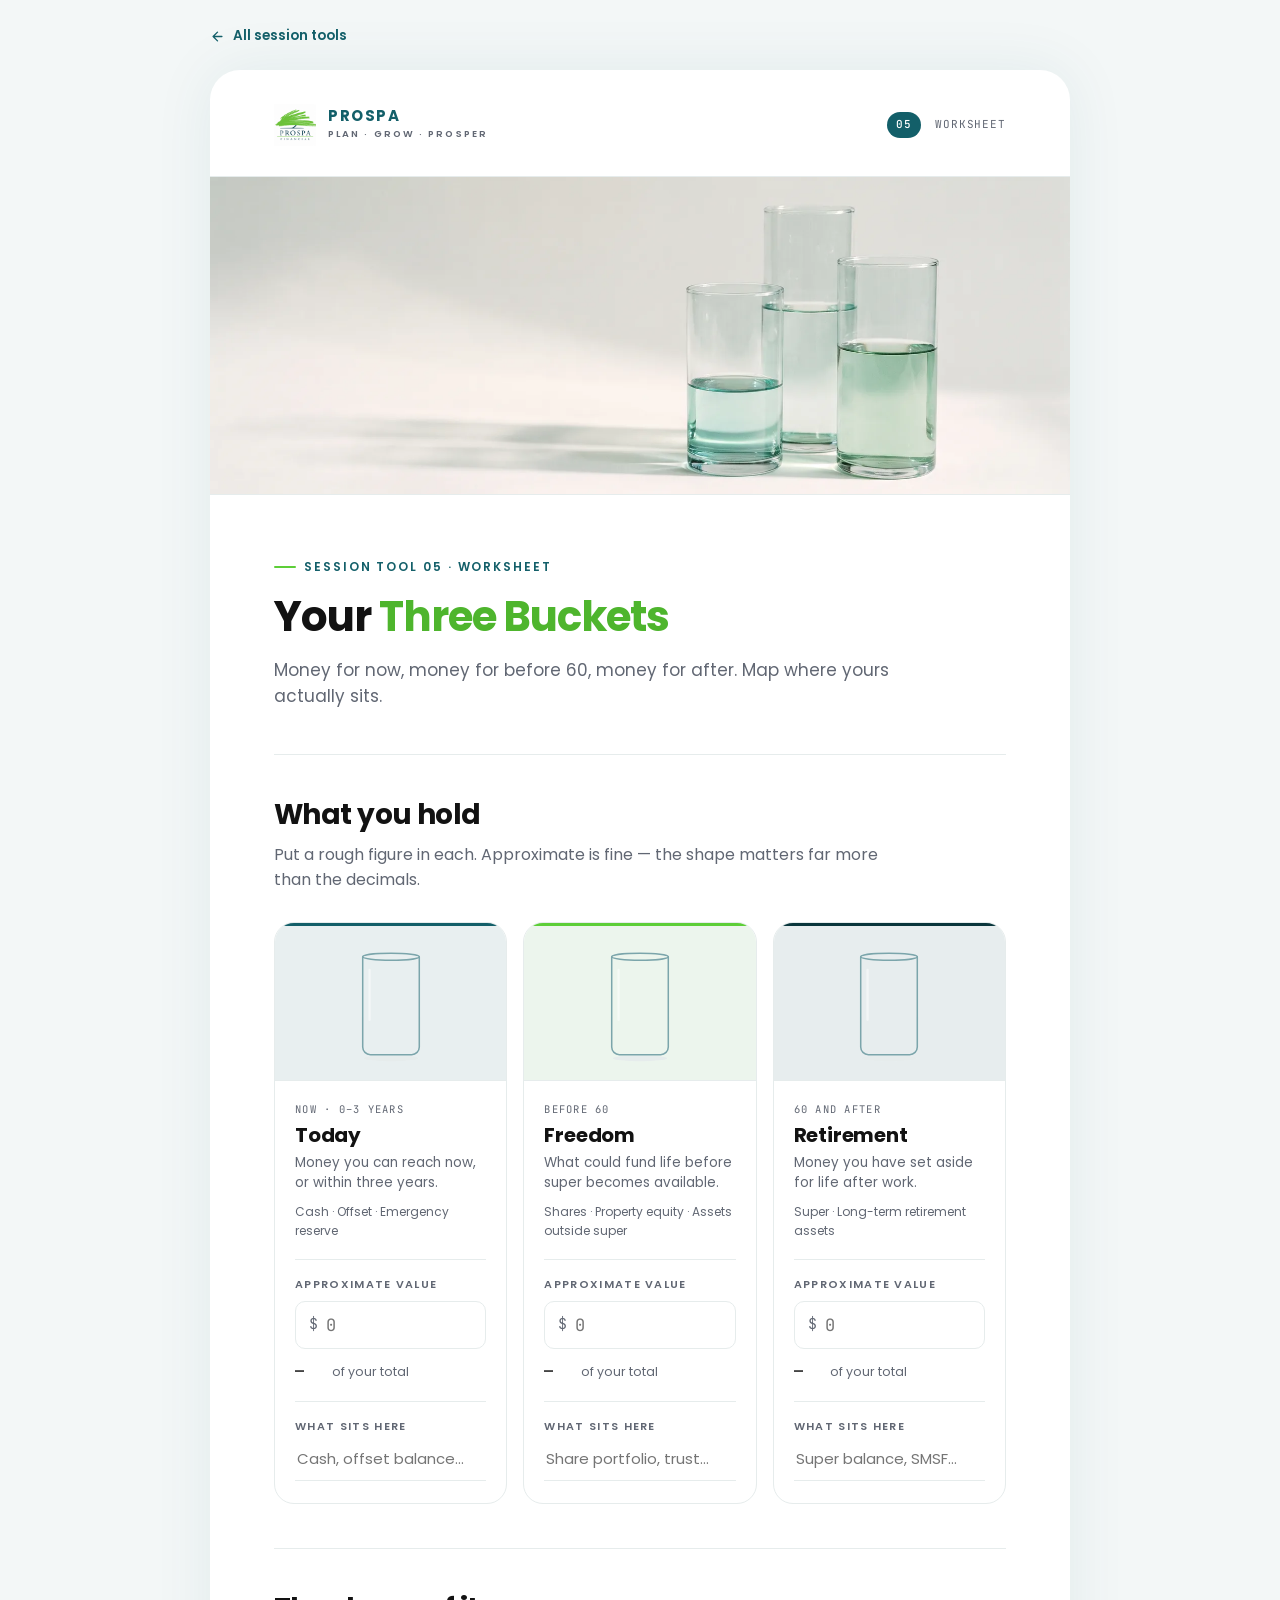
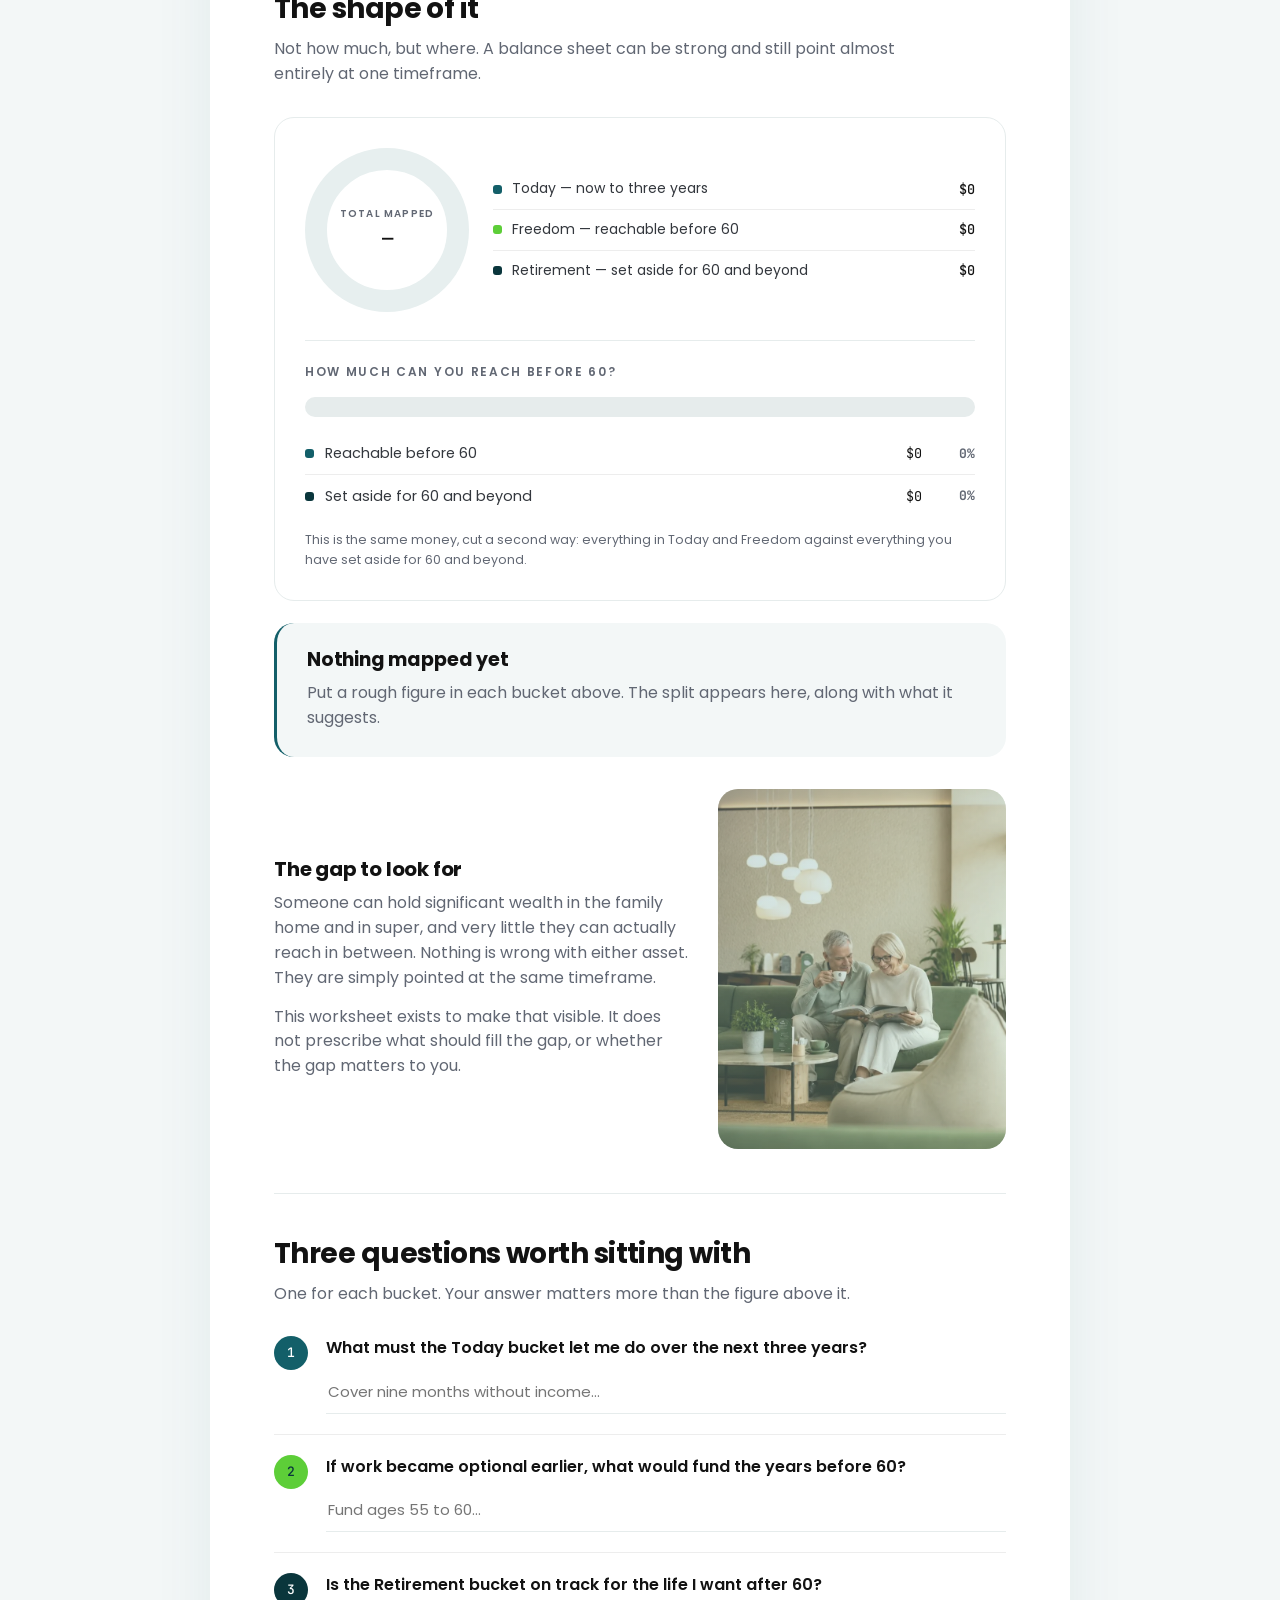
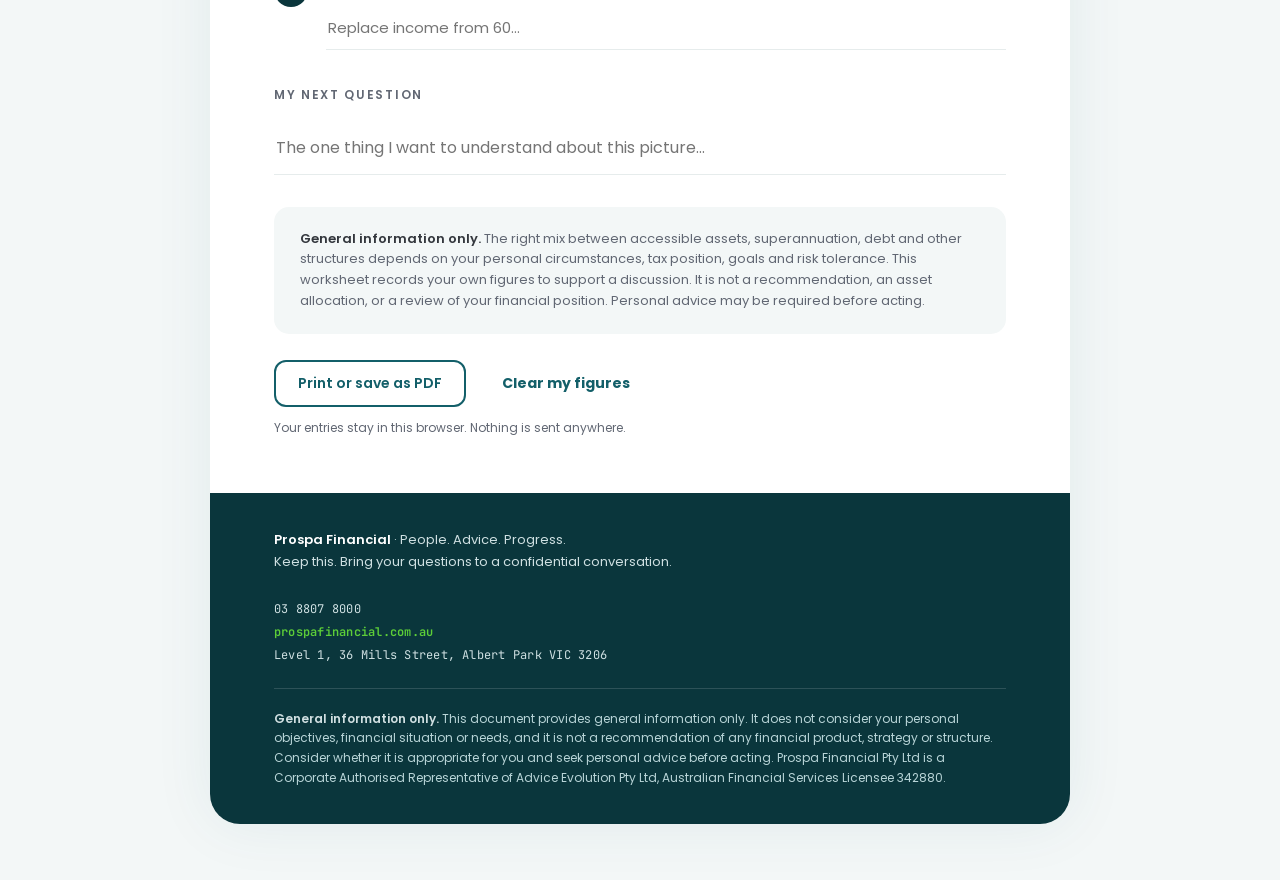
<file: magnets/05-three-buckets.html>
<!DOCTYPE html>
<html lang="en-AU">
  <head>
    <meta charset="UTF-8" />
    <meta name="viewport" content="width=device-width, initial-scale=1.0" />
    <title>Your Three Buckets — Prospa Financial</title>
    <meta
      name="description"
      content="Money for now, money for before 60, money for after. Map where your wealth actually sits across the three timeframes, and see the split for yourself."
    />
    <link rel="icon" type="image/svg+xml" href="../assets/favicon.svg" />
    <link rel="preconnect" href="https://fonts.googleapis.com" />
    <link rel="preconnect" href="https://fonts.gstatic.com" crossorigin />
    <link
      href="https://fonts.googleapis.com/css2?family=Poppins:wght@300;400;500;600;700;800&family=JetBrains+Mono:wght@400;500&display=swap"
      rel="stylesheet"
    />
    <link rel="stylesheet" href="../assets/prospa.css" />
    <style>
      /* ==========================================================
         05 · THREE BUCKETS — sheet-local styles.
         Everything here is scoped to this document. No shared file
         is touched, and every colour is a token from prospa.css.

         The page echoes its own hero: three glass vessels, three
         fill levels. The fill is the reader's own share of their
         own total, so the picture cannot say anything the figures
         do not already say.
         ========================================================== */

      /* ---- The three vessels ---- */

      .ves-grid {
        display: grid;
        grid-template-columns: repeat(3, 1fr);
        gap: 16px;
      }

      .ves-card {
        --ves: var(--teal);
        display: flex;
        flex-direction: column;
        min-width: 0;
        background: var(--white);
        border: 1px solid var(--line);
        border-radius: var(--r-lg);
        overflow: hidden;
      }

      .ves--freedom {
        --ves: var(--green);
      }

      .ves--retire {
        --ves: var(--teal-900);
      }

      /* The pale studio ground the vessel stands on. */
      .ves-fig {
        border-top: 3px solid var(--ves);
        border-bottom: 1px solid var(--line);
        background: var(--bg2);
        background: color-mix(in srgb, var(--ves) 5%, var(--bg2));
        display: flex;
        align-items: flex-end;
        justify-content: center;
        padding: 22px 0 16px;
      }

      .ves {
        display: block;
        width: 74px;
        height: auto;
      }

      .ves-shadow {
        fill: var(--line);
      }

      /* The glass itself. --accent alone is too pale to read as a vessel
         against this backdrop, and disappears entirely on paper, so the
         outline is that same pale tone carried toward the brand teal —
         still glass, but a line you can actually see. */
      .ves-glass,
      .ves-rim {
        fill: none;
        stroke: var(--accent);
        stroke: color-mix(in srgb, var(--teal) 45%, var(--accent));
        stroke-width: 1.4;
        stroke-linecap: round;
        stroke-linejoin: round;
      }

      .ves-gleam {
        fill: var(--white);
        opacity: 0.45;
      }

      .ves-liq {
        fill: var(--ves);
        opacity: 0.58;
      }

      .ves-top {
        fill: var(--ves);
        opacity: 0.92;
      }

      /* Empty by default; the script translates it up as figures arrive. */
      .ves-fill {
        transform: translateY(94.1px);
        transition: transform 0.75s var(--ease);
      }

      .ves-body {
        flex: 1;
        min-width: 0;
        padding: 20px 20px 22px;
        display: flex;
        flex-direction: column;
      }

      .ves-when {
        display: block;
        font-family: 'JetBrains Mono', monospace;
        font-size: 10.5px;
        letter-spacing: 0.12em;
        text-transform: uppercase;
        color: var(--gray);
      }

      .ves-name {
        font-size: 20px;
        margin: 7px 0 6px;
      }

      .ves-line {
        font-size: 13.5px;
        line-height: 1.5;
        color: var(--gray);
      }

      .ves-eg {
        /* Takes up whatever slack the card has, so the money field and the
           share sit on the same line across all three however the copy wraps. */
        flex: 1 0 auto;
        margin-top: 10px;
        font-size: 12px;
        line-height: 1.55;
        color: var(--gray);
      }

      .ves-sep {
        height: 1px;
        border: 0;
        background: var(--line);
        margin: 18px 0 16px;
      }

      /* The money field. A cheque line: the sign fixed, the digits mono. */
      .ves-amt label {
        display: block;
        font-size: 11px;
        font-weight: 600;
        letter-spacing: 0.12em;
        text-transform: uppercase;
        color: var(--gray);
        margin-bottom: 8px;
      }

      .ves-amt input {
        font-family: 'JetBrains Mono', monospace;
        font-size: 17px;
        font-variant-numeric: tabular-nums;
        letter-spacing: -0.02em;
        color: var(--ink);
        background: var(--white);
        border: 1px solid var(--line);
        border-radius: var(--r-sm);
        padding: 12px 12px 12px 30px;
        width: 100%;
        transition: border-color var(--dur-base) var(--ease), box-shadow var(--dur-base) var(--ease);
      }

      .ves-amt input:focus {
        outline: none;
        border-color: var(--teal);
        /* The shared field focus ring, derived from the token rather than
           restated as a brand colour. The literal stays as the fallback so
           the ring never disappears — focus must not be colour alone. */
        box-shadow: 0 0 0 4px rgba(19, 95, 105, 0.1);
        box-shadow: 0 0 0 4px color-mix(in srgb, var(--teal) 10%, transparent);
      }

      .ves-amt input::-webkit-outer-spin-button,
      .ves-amt input::-webkit-inner-spin-button {
        -webkit-appearance: none;
        margin: 0;
      }

      .ves-amt input {
        -moz-appearance: textfield;
        appearance: textfield;
      }

      .ves-amt .affix {
        font-size: 15px;
        color: var(--gray);
      }

      .ves-share {
        margin-top: 11px;
        font-size: 12.5px;
        color: var(--gray);
        display: flex;
        align-items: baseline;
        gap: 6px;
      }

      .ves-share b {
        font-family: 'JetBrains Mono', monospace;
        font-size: 15px;
        font-weight: 500;
        color: var(--ink);
        font-variant-numeric: tabular-nums;
        min-width: 3.4ch;
      }

      .ves-k {
        display: block;
        font-size: 11px;
        font-weight: 600;
        letter-spacing: 0.12em;
        text-transform: uppercase;
        color: var(--gray);
        margin-bottom: 2px;
      }

      /* ---- The shape panel ---- */

      .shape {
        padding: 30px;
      }

      .shape-rule {
        height: 1px;
        border: 0;
        background: var(--line);
        margin: 28px 0 22px;
      }

      .shape-note {
        margin-top: 14px;
        font-size: 12.5px;
        line-height: 1.6;
        color: var(--gray);
      }

      /* ---- The read-out ---- */

      .read {
        margin-top: 22px;
        padding: 26px 30px;
        border-radius: var(--r-lg);
        background: var(--bg2);
        border-left: 3px solid var(--teal);
      }

      .read h3 {
        font-size: 19px;
        margin-bottom: 10px;
      }

      /* The single warm accent on this sheet, and the only one allowed:
         it fires when the reader's own split is lopsided. */
      .read--flag {
        background: var(--ember-soft);
        border-left-color: var(--ember);
      }

      /* ---- The three questions ---- */

      .qs {
        list-style: none;
        margin: 0;
        padding: 0;
      }

      .qs li {
        display: grid;
        grid-template-columns: 34px 1fr;
        gap: 18px;
        align-items: start;
        padding: 20px 0;
        border-bottom: 1px solid var(--line-2);
      }

      .qs li:first-child {
        padding-top: 0;
      }

      .qs li:last-child {
        border-bottom: 0;
        padding-bottom: 0;
      }

      .num--deep {
        background: var(--teal-900);
      }

      .q-text {
        display: block;
        font-size: 16px;
        font-weight: 600;
        color: var(--ink);
        line-height: 1.45;
        margin-bottom: 10px;
        cursor: pointer;
      }

      label.sub-h {
        display: block;
      }

      /* ---- Responsive ---- */

      @media (max-width: 860px) {
        .ves-body {
          padding: 18px 16px 20px;
        }
        .shape {
          padding: 24px;
        }
      }

      @media (max-width: 680px) {
        .ves-grid {
          grid-template-columns: 1fr;
          gap: 14px;
        }
        /* Stacked, the vessel moves beside the card rather than above it,
           so three buckets still read as three at phone width. */
        .ves-card {
          display: grid;
          grid-template-columns: 96px 1fr;
          align-items: stretch;
        }
        .ves-fig {
          border-top: 0;
          border-bottom: 0;
          border-left: 3px solid var(--ves);
          border-right: 1px solid var(--line);
          /* The vessel stands on the bottom edge with the backdrop open
             above it, the way the three glasses sit in the hero frame. */
          align-items: flex-end;
          padding: 16px 8px 18px;
        }
        .ves {
          width: 66px;
        }
        .ves-body {
          padding: 18px 18px 20px;
        }
        .ves-sep {
          margin: 15px 0 14px;
        }
      }

      @media (max-width: 560px) {
        .shape {
          padding: 20px;
        }
        .read {
          padding: 22px 22px 22px 20px;
        }
        .qs li {
          grid-template-columns: 30px 1fr;
          gap: 14px;
        }
      }

      @media (max-width: 420px) {
        .ves-card {
          grid-template-columns: 80px 1fr;
        }
        .ves {
          width: 50px;
        }
        .ves-body {
          padding: 16px 14px 18px;
        }
      }

      @media (prefers-reduced-motion: reduce) {
        .ves-fill {
          transition: none;
        }
      }

      /* ---- Print ----
         The vessels stay: by the time a reader prints, they hold the
         reader's own figures, and three part-filled glasses are the
         whole argument. Everything decorative around them goes. */
      @media print {
        .ves-grid {
          grid-template-columns: repeat(3, 1fr);
          gap: 7pt;
          break-inside: avoid;
        }
        .ves-card {
          border: 0.75pt solid var(--line);
          break-inside: avoid;
        }
        .ves-fig {
          background: transparent;
          border-top: 2pt solid var(--ves);
          border-bottom: 0.75pt solid var(--line);
          padding: 8pt 0 5pt;
        }
        .ves {
          width: 40px;
        }
        /* At 40px the hairline outline would vanish into the paper, and a
           vessel you cannot see is just a floating puddle of colour. */
        .ves-glass,
        .ves-rim {
          stroke-width: 2.2;
        }
        .ves-shadow,
        .ves-gleam {
          display: none;
        }
        .ves-fill {
          transition: none !important;
        }
        .ves-body {
          padding: 9pt 9pt 11pt;
        }
        .ves-name {
          font-size: 12pt;
        }
        .ves-amt input {
          border: 0;
          border-bottom: 0.75pt solid var(--line);
          border-radius: 0;
          padding: 4pt 0 4pt 14pt;
        }
        .shape {
          border: 0.75pt solid var(--line);
          padding: 12pt;
          break-inside: avoid;
        }
        .read {
          background: var(--white);
          padding: 9pt 0 9pt 12pt;
          border-left: 2pt solid var(--teal);
          break-inside: avoid;
        }
        .read--flag {
          background: var(--white);
          border-left-color: var(--ember);
        }
        .qs li {
          break-inside: avoid;
          padding: 9pt 0;
        }
        /* Browsers drop background colours on paper by default, which would
           leave these markers as white digits on white. Outline them instead. */
        .qs .num {
          background: transparent;
          color: var(--teal);
          border: 0.75pt solid var(--line);
        }
        .qs .num-green {
          color: var(--green-600);
        }
        .qs .num--deep {
          color: var(--teal-900);
        }
        /* The access bar is the one band whose whole meaning is its fill, and
           it is two flat segments 20px tall. Worth the ink. */
        #access .w-breakdown-bar,
        #access .w-breakdown-bar span {
          -webkit-print-color-adjust: exact;
          print-color-adjust: exact;
        }
      }
    </style>
  </head>
  <body>
    <div data-sheet-back></div>

    <article class="sheet">
      <div data-sheet-masthead></div>
      <div data-sheet-hero></div>

      <div class="pad">
        <div class="eyebrow">Session tool 05 · Worksheet</div>
        <h1 class="doc-title">Your <em>Three Buckets</em></h1>
        <p class="lede">
          Money for now, money for before 60, money for after. Map where yours actually sits.
        </p>

        <hr class="rule" />

        <!-- ================= 1 · THE THREE VESSELS ================= -->
        <div class="sec-head">
          <h2>What you hold</h2>
          <p>
            Put a rough figure in each. Approximate is fine — the shape matters far more than the
            decimals.
          </p>
        </div>

        <div class="ves-grid">
          <!-- ---------- Today ---------- -->
          <div class="ves-card ves--today">
            <div class="ves-fig">
              <svg class="ves" viewBox="0 0 68 106" aria-hidden="true" focusable="false">
                <defs>
                  <clipPath id="vclip-today">
                    <path
                      d="M8.7 8 L8.7 91 A6.3 6.3 0 0 0 15 97.3 L53 97.3 A6.3 6.3 0 0 0 59.3 91 L59.3 8 A25.3 3.2 0 0 0 8.7 8 Z"
                    />
                  </clipPath>
                </defs>
                <ellipse class="ves-shadow" cx="34" cy="101.4" rx="25" ry="2.6" />
                <g clip-path="url(#vclip-today)">
                  <g class="ves-fill" data-fill="today">
                    <rect class="ves-liq" x="2" y="5.8" width="64" height="98" />
                    <ellipse class="ves-top" cx="34" cy="5.8" rx="25.3" ry="2.6" />
                  </g>
                </g>
                <path class="ves-glass" d="M8 8 L8 91 A7 7 0 0 0 15 98 L53 98 A7 7 0 0 0 60 91 L60 8" />
                <ellipse class="ves-rim" cx="34" cy="8" rx="26" ry="3.2" />
                <rect class="ves-gleam" x="13.2" y="19" width="2.2" height="48" rx="1.1" />
              </svg>
            </div>

            <div class="ves-body">
              <span class="ves-when">Now · 0–3 years</span>
              <h3 class="ves-name">Today</h3>
              <p class="ves-line">Money you can reach now, or within three years.</p>
              <p class="ves-eg">Cash · Offset · Emergency reserve</p>

              <hr class="ves-sep" />

              <div class="ves-amt">
                <label for="amt-today">Approximate value</label>
                <div class="input-wrap">
                  <span class="affix" aria-hidden="true">$</span>
                  <input
                    id="amt-today"
                    type="number"
                    inputmode="numeric"
                    min="0"
                    placeholder="0"
                    data-bucket="today"
                    data-persist="b1-val"
                  />
                </div>
                <p class="ves-share"><b data-share="today">—</b><span>of your total</span></p>
              </div>

              <hr class="ves-sep" />

              <div>
                <label class="ves-k" for="what-today">What sits here</label>
                <input
                  id="what-today"
                  class="writeline"
                  type="text"
                  placeholder="Cash, offset balance…"
                  data-persist="b1-what"
                />
              </div>
            </div>
          </div>

          <!-- ---------- Freedom ---------- -->
          <div class="ves-card ves--freedom">
            <div class="ves-fig">
              <svg class="ves" viewBox="0 0 68 106" aria-hidden="true" focusable="false">
                <defs>
                  <clipPath id="vclip-freedom">
                    <path
                      d="M8.7 8 L8.7 91 A6.3 6.3 0 0 0 15 97.3 L53 97.3 A6.3 6.3 0 0 0 59.3 91 L59.3 8 A25.3 3.2 0 0 0 8.7 8 Z"
                    />
                  </clipPath>
                </defs>
                <ellipse class="ves-shadow" cx="34" cy="101.4" rx="25" ry="2.6" />
                <g clip-path="url(#vclip-freedom)">
                  <g class="ves-fill" data-fill="freedom">
                    <rect class="ves-liq" x="2" y="5.8" width="64" height="98" />
                    <ellipse class="ves-top" cx="34" cy="5.8" rx="25.3" ry="2.6" />
                  </g>
                </g>
                <path class="ves-glass" d="M8 8 L8 91 A7 7 0 0 0 15 98 L53 98 A7 7 0 0 0 60 91 L60 8" />
                <ellipse class="ves-rim" cx="34" cy="8" rx="26" ry="3.2" />
                <rect class="ves-gleam" x="13.2" y="19" width="2.2" height="48" rx="1.1" />
              </svg>
            </div>

            <div class="ves-body">
              <span class="ves-when">Before 60</span>
              <h3 class="ves-name">Freedom</h3>
              <p class="ves-line">What could fund life before super becomes available.</p>
              <p class="ves-eg">Shares · Property equity · Assets outside super</p>

              <hr class="ves-sep" />

              <div class="ves-amt">
                <label for="amt-freedom">Approximate value</label>
                <div class="input-wrap">
                  <span class="affix" aria-hidden="true">$</span>
                  <input
                    id="amt-freedom"
                    type="number"
                    inputmode="numeric"
                    min="0"
                    placeholder="0"
                    data-bucket="freedom"
                    data-persist="b2-val"
                  />
                </div>
                <p class="ves-share"><b data-share="freedom">—</b><span>of your total</span></p>
              </div>

              <hr class="ves-sep" />

              <div>
                <label class="ves-k" for="what-freedom">What sits here</label>
                <input
                  id="what-freedom"
                  class="writeline"
                  type="text"
                  placeholder="Share portfolio, trust…"
                  data-persist="b2-what"
                />
              </div>
            </div>
          </div>

          <!-- ---------- Retirement ---------- -->
          <div class="ves-card ves--retire">
            <div class="ves-fig">
              <svg class="ves" viewBox="0 0 68 106" aria-hidden="true" focusable="false">
                <defs>
                  <clipPath id="vclip-retire">
                    <path
                      d="M8.7 8 L8.7 91 A6.3 6.3 0 0 0 15 97.3 L53 97.3 A6.3 6.3 0 0 0 59.3 91 L59.3 8 A25.3 3.2 0 0 0 8.7 8 Z"
                    />
                  </clipPath>
                </defs>
                <ellipse class="ves-shadow" cx="34" cy="101.4" rx="25" ry="2.6" />
                <g clip-path="url(#vclip-retire)">
                  <g class="ves-fill" data-fill="retire">
                    <rect class="ves-liq" x="2" y="5.8" width="64" height="98" />
                    <ellipse class="ves-top" cx="34" cy="5.8" rx="25.3" ry="2.6" />
                  </g>
                </g>
                <path class="ves-glass" d="M8 8 L8 91 A7 7 0 0 0 15 98 L53 98 A7 7 0 0 0 60 91 L60 8" />
                <ellipse class="ves-rim" cx="34" cy="8" rx="26" ry="3.2" />
                <rect class="ves-gleam" x="13.2" y="19" width="2.2" height="48" rx="1.1" />
              </svg>
            </div>

            <div class="ves-body">
              <span class="ves-when">60 and after</span>
              <h3 class="ves-name">Retirement</h3>
              <p class="ves-line">Money you have set aside for life after work.</p>
              <p class="ves-eg">Super · Long-term retirement assets</p>

              <hr class="ves-sep" />

              <div class="ves-amt">
                <label for="amt-retire">Approximate value</label>
                <div class="input-wrap">
                  <span class="affix" aria-hidden="true">$</span>
                  <input
                    id="amt-retire"
                    type="number"
                    inputmode="numeric"
                    min="0"
                    placeholder="0"
                    data-bucket="retire"
                    data-persist="b3-val"
                  />
                </div>
                <p class="ves-share"><b data-share="retire">—</b><span>of your total</span></p>
              </div>

              <hr class="ves-sep" />

              <div>
                <label class="ves-k" for="what-retire">What sits here</label>
                <input
                  id="what-retire"
                  class="writeline"
                  type="text"
                  placeholder="Super balance, SMSF…"
                  data-persist="b3-what"
                />
              </div>
            </div>
          </div>
        </div>

        <hr class="rule" />

        <!-- ================= 2 · THE SHAPE ================= -->
        <div class="sec-head">
          <h2>The shape of it</h2>
          <p>
            Not how much, but where. A balance sheet can be strong and still point almost entirely at
            one timeframe.
          </p>
        </div>

        <div class="card shape">
          <div id="donut"></div>

          <hr class="shape-rule" />

          <div class="sub-h">How much can you reach before 60?</div>
          <div id="access"></div>
          <p class="shape-note">
            This is the same money, cut a second way: everything in Today and Freedom against
            everything you have set aside for 60 and beyond.
          </p>
        </div>

        <div class="read" id="read" aria-live="polite"></div>

        <!-- ================= 3 · THE GAP ================= -->
        <div class="lm-aside lm-aside--flip" style="--lm-aside-pos: 50% 40%">
          <div class="lm-aside-img">
            <img src="../assets/img/photo/senior-couple-lounge-sofa-reading-relaxed.webp" alt="" />
          </div>
          <div>
            <h3 class="step-h">The gap to look for</h3>
            <p class="muted" style="margin-top: 10px">
              Someone can hold significant wealth in the family home and in super, and very little
              they can actually reach in between. Nothing is wrong with either asset. They are simply
              pointed at the same timeframe.
            </p>
            <p class="muted" style="margin-top: 14px">
              This worksheet exists to make that visible. It does not prescribe what should fill the
              gap, or whether the gap matters to you.
            </p>
          </div>
        </div>

        <hr class="rule" />

        <!-- ================= 4 · THE QUESTIONS ================= -->
        <div class="sec-head">
          <h2>Three questions worth sitting with</h2>
          <p>One for each bucket. Your answer matters more than the figure above it.</p>
        </div>

        <ol class="qs">
          <li>
            <span class="num" aria-hidden="true">1</span>
            <div>
              <label class="q-text" for="goal-today">
                What must the Today bucket let me do over the next three years?
              </label>
              <input
                id="goal-today"
                class="writeline"
                type="text"
                placeholder="Cover nine months without income…"
                data-persist="b1-goal"
              />
            </div>
          </li>
          <li>
            <span class="num num-green" aria-hidden="true">2</span>
            <div>
              <label class="q-text" for="goal-freedom">
                If work became optional earlier, what would fund the years before 60?
              </label>
              <input
                id="goal-freedom"
                class="writeline"
                type="text"
                placeholder="Fund ages 55 to 60…"
                data-persist="b2-goal"
              />
            </div>
          </li>
          <li>
            <span class="num num--deep" aria-hidden="true">3</span>
            <div>
              <label class="q-text" for="goal-retire">
                Is the Retirement bucket on track for the life I want after 60?
              </label>
              <input
                id="goal-retire"
                class="writeline"
                type="text"
                placeholder="Replace income from 60…"
                data-persist="b3-goal"
              />
            </div>
          </li>
        </ol>

        <div style="margin-top: 36px">
          <label class="sub-h" for="next-q">My next question</label>
          <input
            id="next-q"
            class="writeline"
            type="text"
            placeholder="The one thing I want to understand about this picture…"
            data-persist="next-q"
            style="font-size: 16px; padding: 14px 2px"
          />
        </div>

        <div class="disclaimer" style="margin-top: 32px">
          <b>General information only.</b> The right mix between accessible assets, superannuation,
          debt and other structures depends on your personal circumstances, tax position, goals and
          risk tolerance. This worksheet records your own figures to support a discussion. It is not
          a recommendation, an asset allocation, or a review of your financial position. Personal
          advice may be required before acting.
        </div>

        <div class="row no-print" style="margin-top: 26px">
          <button class="btn btn-outline btn-sm" data-print>Print or save as PDF</button>
          <button class="btn btn-ghost btn-sm" data-clear>Clear my figures</button>
        </div>
        <p class="tiny muted no-print" style="margin-top: 12px">
          Your entries stay in this browser. Nothing is sent anywhere.
        </p>
      </div>

      <div data-sheet-foot></div>
    </article>

    <script type="module">
      import { mountSheet, wirePrint, money, persistFields } from '../assets/sheet.js'
      import { donut, breakdownBar, TONE } from '../assets/widgets.js'

      mountSheet({
        no: '05',
        kind: 'Worksheet',
        hero: { src: 'art/05-vessels.webp', alt: '', variant: 'art', pos: '55% 62%' },
      })
      wirePrint()

      const el = (id) => document.getElementById(id)

      /* The three timeframes, in order. One list drives the vessels, the
         donut and the read-out, so they can never disagree with each other. */
      const BUCKETS = [
        { key: 'today', colour: TONE.teal, label: 'Today — now to three years' },
        { key: 'freedom', colour: TONE.green, label: 'Freedom — reachable before 60' },
        { key: 'retire', colour: TONE.tealDeep, label: 'Retirement — set aside for 60 and beyond' },
      ]

      /* The water's full travel in SVG user units, from brim to empty.
         It is set by the clip path and the elliptical surface above: at
         translateY(FILL) the surface sits exactly on the clip's floor. */
      const FILL = 94.1

      const amount = (k) => {
        const f = document.querySelector(`[data-bucket="${k}"]`)
        return Math.max(0, Number(f && f.value) || 0)
      }

      /* ----------------------------------------------------------
         The shared widgets reveal themselves exactly once, through
         a single IntersectionObserver that will not re-arm for a
         container it has already played. This sheet re-renders its
         widgets on every keystroke, so once a container has been
         revealed, every later render would sit silently at zero —
         an empty ring and a flat bar over real figures.

         So: we watch the same two containers ourselves, and settle
         a container to its final state the moment it has already
         had its reveal. Before that it is left alone, and the
         shared observer animates it in with the latest figures.
         Local fix; the shared files are untouched.
         ---------------------------------------------------------- */
      const revealed = new WeakSet()
      const watcher =
        typeof IntersectionObserver === 'undefined'
          ? null
          : new IntersectionObserver(
              (entries) => entries.forEach((e) => e.isIntersecting && revealed.add(e.target)),
              { threshold: 0.35 }
            )

      /* Watch once, then report whether the reveal has already happened.
         With no observer at all the shared code paints instantly, so the
         container counts as revealed from the start. */
      function revealedOnce(node) {
        if (!watcher) return true
        if (!node.__watched) {
          node.__watched = true
          watcher.observe(node)
        }
        return revealed.has(node)
      }

      function settle(root) {
        root.querySelectorAll('.w-breakdown-bar span').forEach((s) => {
          s.style.transition = 'none'
          s.style.transform = 'scaleX(1)'
        })
        root.querySelectorAll('circle[data-len]').forEach((c) => {
          c.style.transition = 'none'
          c.setAttribute('stroke-dasharray', `${c.dataset.len} ${c.dataset.gap}`)
        })
      }

      let readTimer = null

      function sync(immediate) {
        const v = {
          today: amount('today'),
          freedom: amount('freedom'),
          retire: amount('retire'),
        }
        const total = v.today + v.freedom + v.retire
        const share = (n) => (total > 0 ? n / total : 0)

        /* --- the vessels --- */
        BUCKETS.forEach((b) => {
          const s = share(v[b.key])
          const water = document.querySelector(`[data-fill="${b.key}"]`)
          if (water) water.style.transform = `translateY(${(FILL * (1 - s)).toFixed(2)}px)`
          const chip = document.querySelector(`[data-share="${b.key}"]`)
          if (chip) chip.textContent = total > 0 ? `${Math.round(s * 100)}%` : '—'
        })

        /* --- composition: where the money sits --- */
        donut(
          el('donut'),
          BUCKETS.map((b) => ({
            label: b.label,
            value: v[b.key],
            color: b.colour,
            display: money(v[b.key]),
          })),
          {
            label: 'Total mapped',
            value: total > 0 ? money(total) : '—',
            size: 164,
            thickness: 22,
          }
        )

        /* --- access: the same money cut by whether you can reach it --- */
        const before = v.today + v.freedom
        breakdownBar(el('access'), [
          { label: 'Reachable before 60', value: before, color: TONE.teal, display: money(before) },
          {
            label: 'Set aside for 60 and beyond',
            value: v.retire,
            color: TONE.tealDeep,
            display: money(v.retire),
          },
        ])

        if (revealedOnce(el('donut'))) settle(el('donut'))
        if (revealedOnce(el('access'))) settle(el('access'))

        /* --- the read-out, held back a beat so it does not flicker
               (or re-announce to a screen reader) on every keystroke --- */
        clearTimeout(readTimer)
        if (immediate) readOut(v, total, share)
        else readTimer = setTimeout(() => readOut(v, total, share), 320)
      }

      function readOut(v, total, share) {
        const read = el('read')

        if (total <= 0) {
          read.className = 'read'
          read.innerHTML =
            '<h3>Nothing mapped yet</h3>' +
            '<p class="muted">Put a rough figure in each bucket above. The split appears here, ' +
            'along with what it suggests.</p>'
          return
        }

        const todayShare = share(v.today)
        const freedomShare = share(v.freedom)
        const retireShare = share(v.retire)
        const T = Math.round(todayShare * 100)
        const F = Math.round(freedomShare * 100)
        const R = Math.round(retireShare * 100)

        let title
        let body
        let flag = false

        if (freedomShare < 0.2 && retireShare > 0.5) {
          flag = true
          title = 'Pointed at the far horizon'
          body =
            `${R}% of what you have mapped sits in Retirement, and ${F}% in Freedom. ` +
            'That is wealth working hard for the years after 60 and contributing very little to ' +
            'the years before it. If an earlier exit matters to you, this is the shape that would ' +
            'have to change.'
        } else if (todayShare > 0.4) {
          flag = true
          title = 'Weighted to the near term'
          body =
            `${T}% sits in Today. A deep reserve is a real strength and buys you the right to wait. ` +
            'Past what the reserve needs to be, though, cash loses purchasing power every year it ' +
            'sits. The question is how much of this is reserve, and how much is simply undeployed.'
        } else if (freedomShare >= 0.25 && retireShare >= 0.25 && todayShare >= 0.05) {
          title = 'Spread across all three'
          body =
            `Today ${T}%, Freedom ${F}%, Retirement ${R}%. Each timeframe has capital pointed at ` +
            'it, which is uncommon. The useful questions now are about size rather than shape: is ' +
            'each bucket big enough for the job you have given it?'
        } else {
          title = 'A shape worth examining'
          body =
            `Today ${T}%, Freedom ${F}%, Retirement ${R}%. Hold that against when you actually ` +
            'want to use the money. Where the two disagree is where the conversation starts.'
        }

        read.className = flag ? 'read read--flag' : 'read'
        read.innerHTML = `<h3>${title}</h3><p class="muted">${body}</p>`
      }

      /* Restore first, then wire, then draw — so a returning reader sees
         their own picture rather than an empty one. */
      persistFields('three-buckets')

      document.querySelectorAll('[data-bucket]').forEach((i) => i.addEventListener('input', () => sync(false)))

      /* persistFields wires [data-clear] too; it empties the fields, and this
         redraws the picture once it has. */
      document.querySelectorAll('[data-clear]').forEach((b) =>
        b.addEventListener('click', () => requestAnimationFrame(() => sync(true)))
      )

      /* Paper does not scroll. The three fields sit above the fold, so a
         reader can fill them and print without the donut ever having been
         revealed — which would put an empty ring on the page beside the
         right figures. The shared print rules flatten the access bar for
         us; the donut's arcs have no such guard, so we settle both here. */
      const settleForPrint = () => {
        settle(el('donut'))
        settle(el('access'))
      }
      window.addEventListener('beforeprint', settleForPrint)
      window
        .matchMedia?.('print')
        ?.addEventListener?.('change', (e) => e.matches && settleForPrint())

      sync(true)
    </script>
  </body>
</html>
</file>
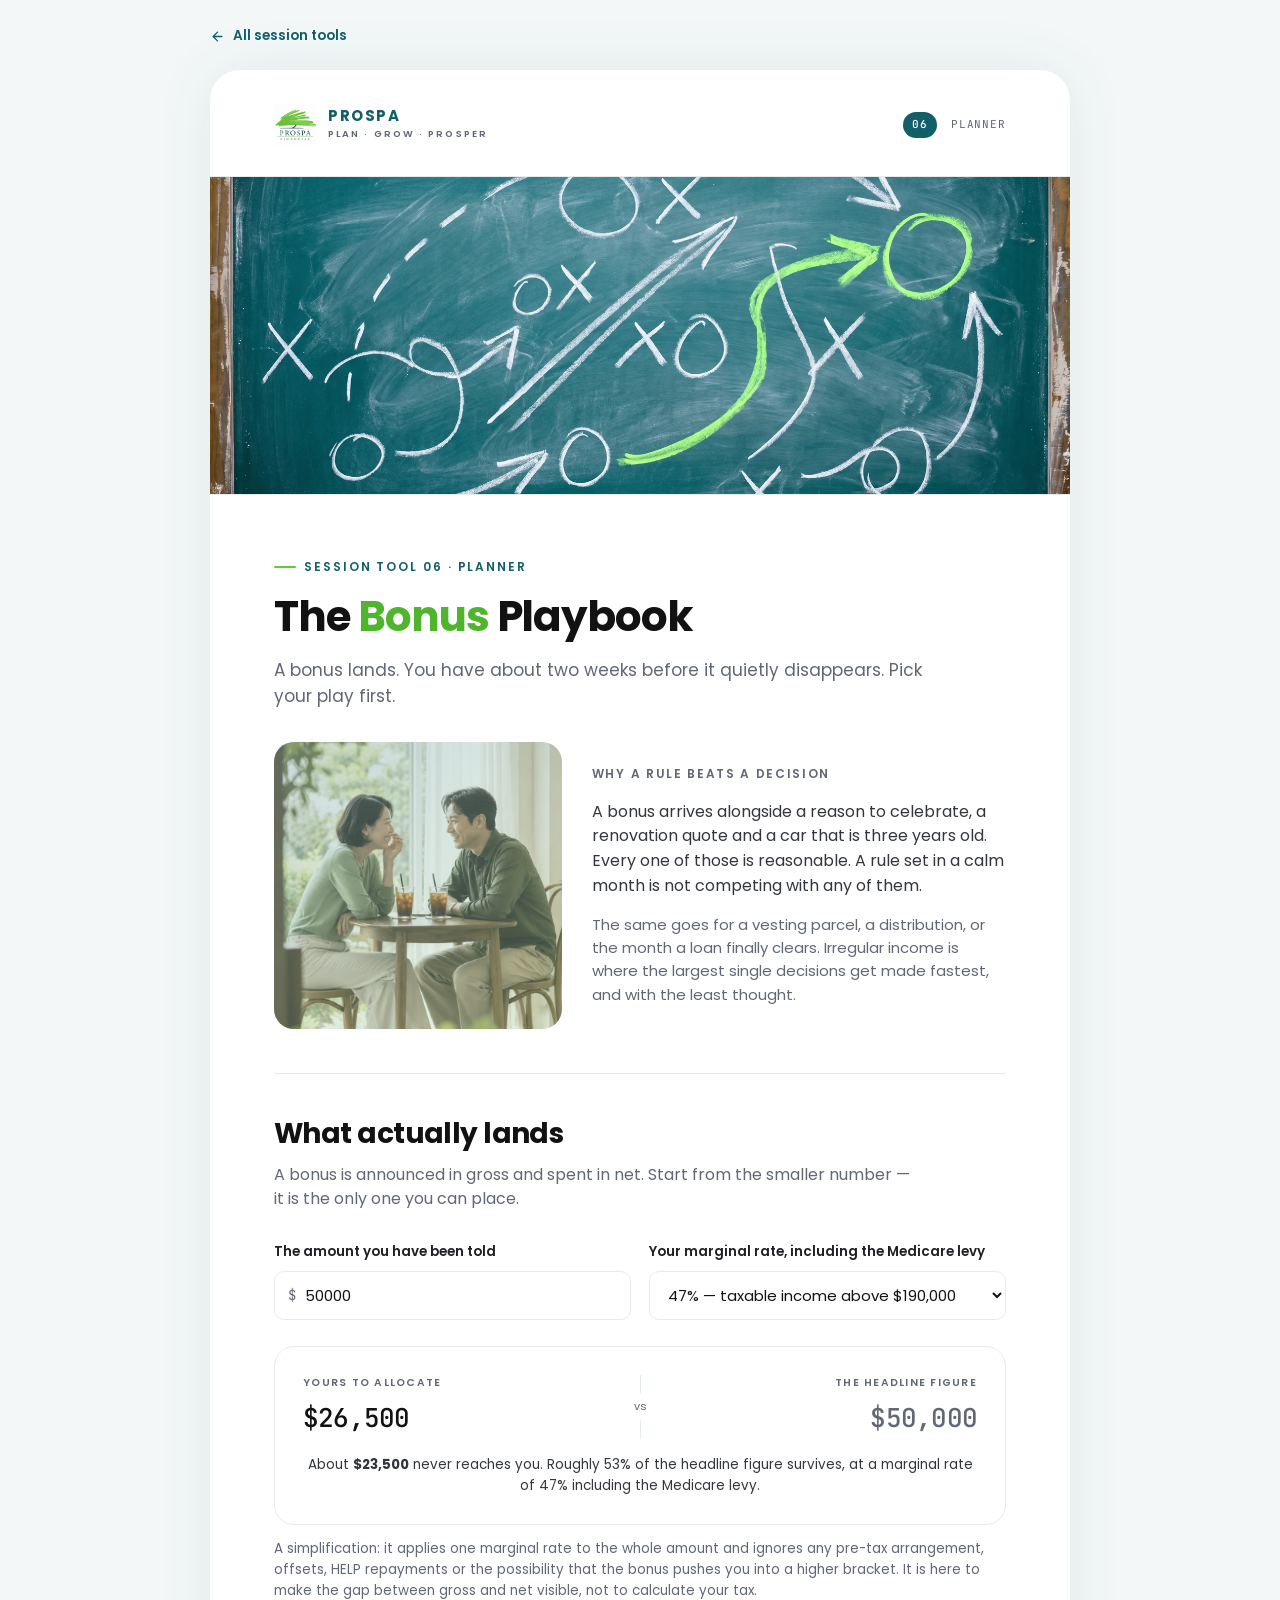
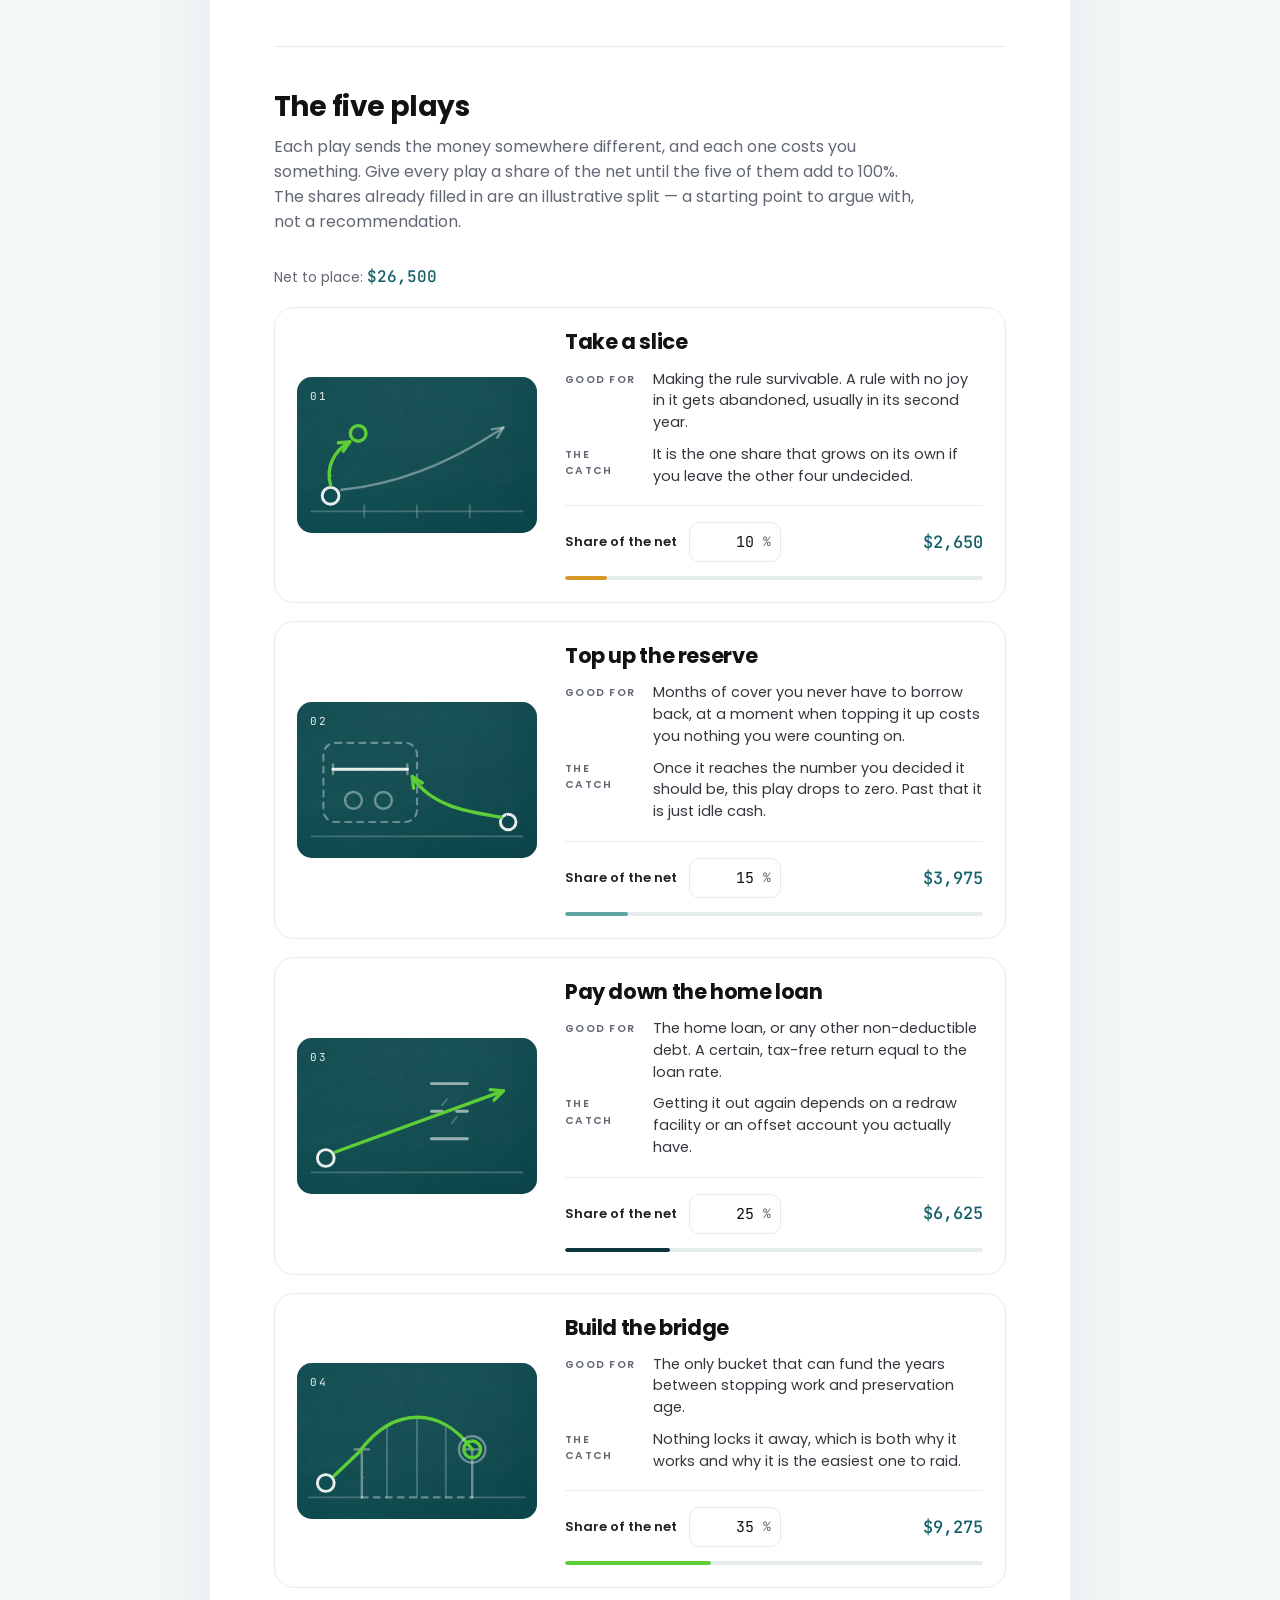
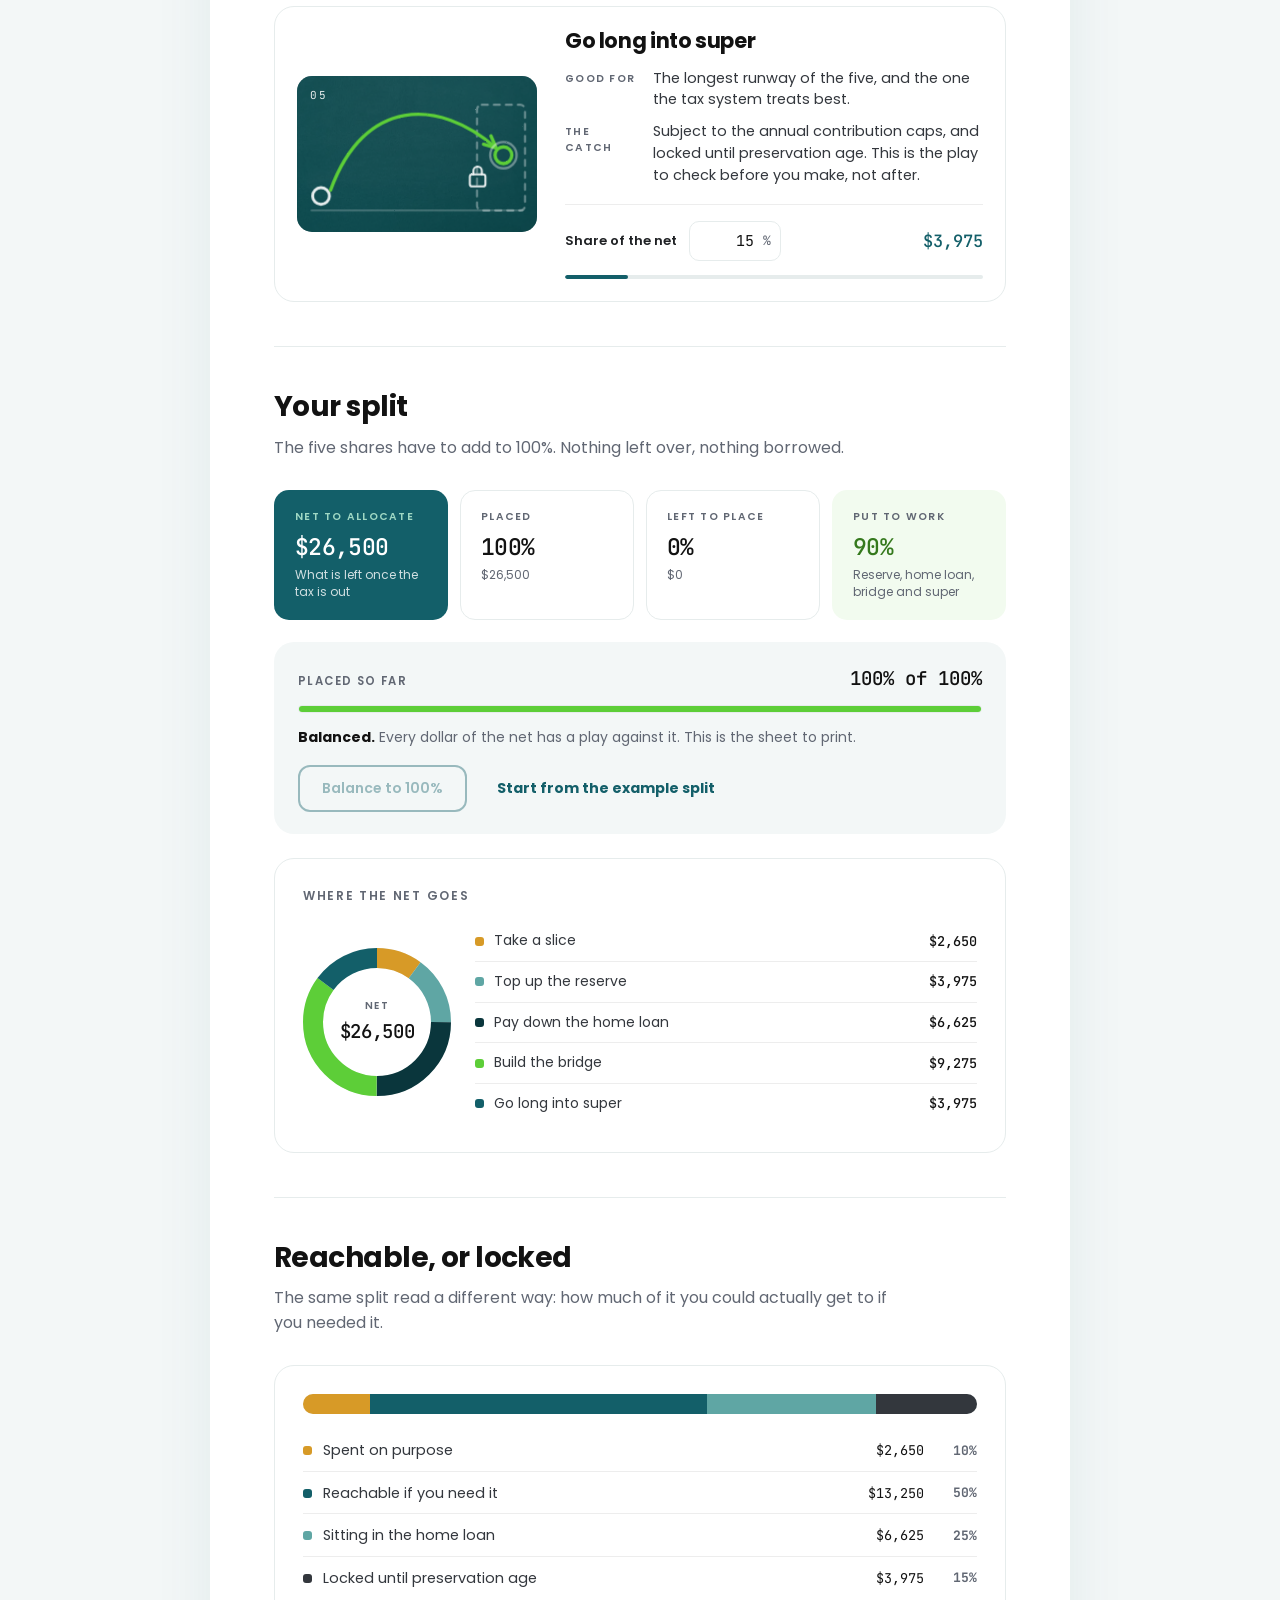
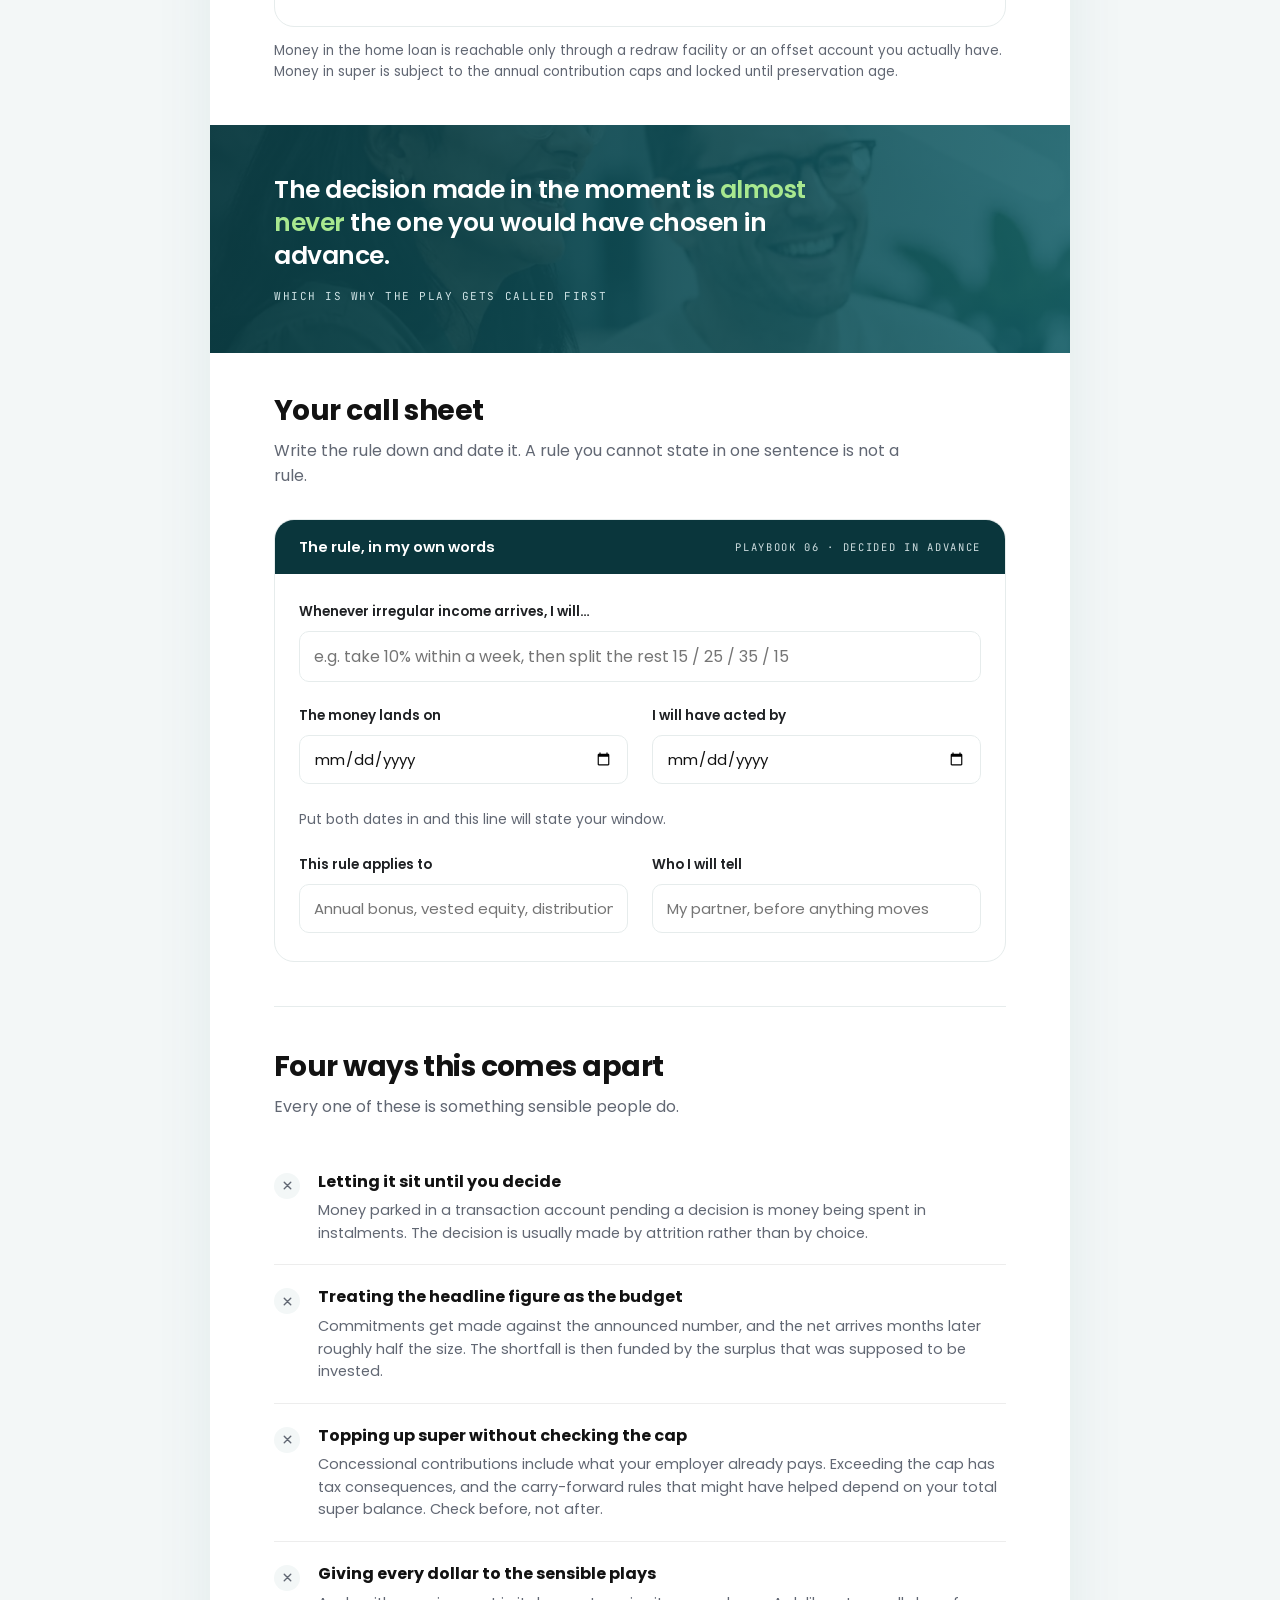
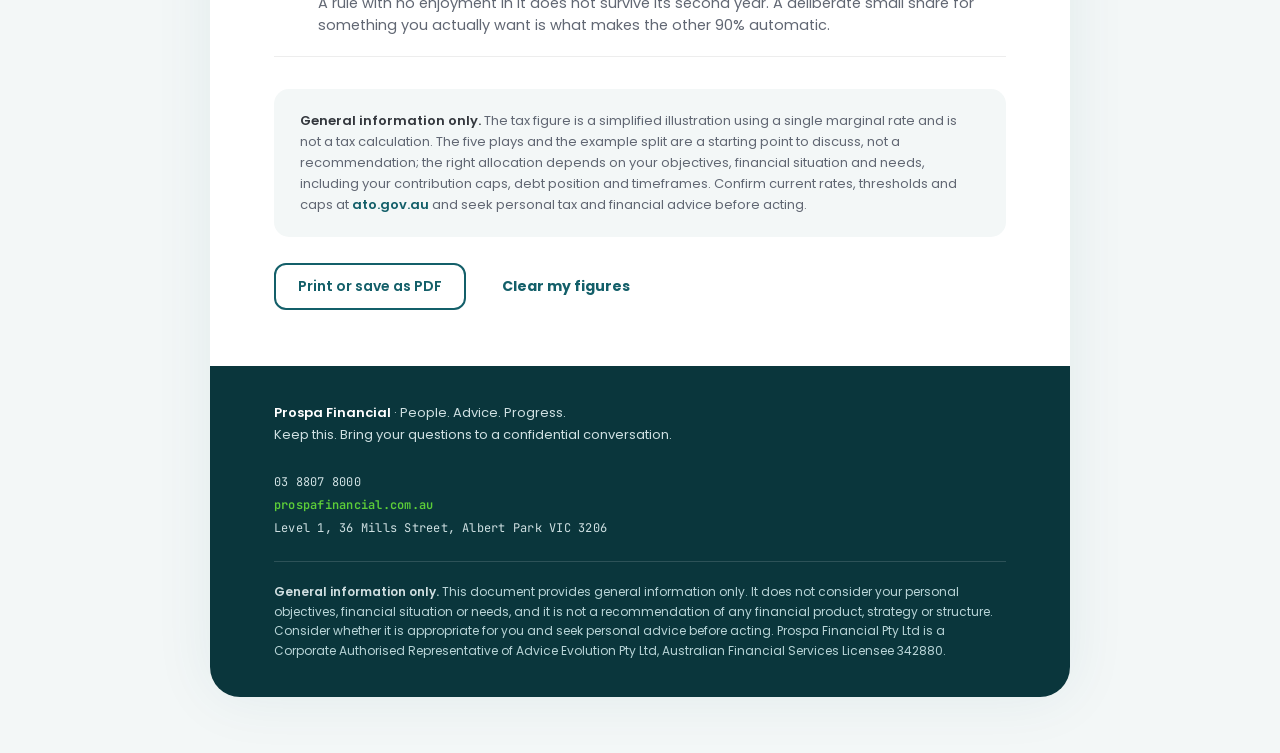
<file: magnets/06-bonus-playbook.html>
<!DOCTYPE html>
<html lang="en-AU">
  <head>
    <meta charset="UTF-8" />
    <meta name="viewport" content="width=device-width, initial-scale=1.0" />
    <title>The Bonus Playbook — Prospa Financial</title>
    <meta
      name="description"
      content="A bonus lands. You have about two weeks before it quietly disappears. Pick your play first — a planner for setting the split before the money arrives."
    />
    <link rel="icon" type="image/svg+xml" href="../assets/favicon.svg" />
    <link rel="preconnect" href="https://fonts.googleapis.com" />
    <link rel="preconnect" href="https://fonts.gstatic.com" crossorigin />
    <link
      href="https://fonts.googleapis.com/css2?family=Poppins:wght@300;400;500;600;700;800&family=JetBrains+Mono:wght@400;500&display=swap"
      rel="stylesheet"
    />
    <link rel="stylesheet" href="../assets/prospa.css" />
    <style>
      /* ==========================================================
         06 · THE BONUS PLAYBOOK — sheet-local styles only.
         Nothing here touches a shared file. Every colour is a
         token; the chalk whites are plain white at an opacity,
         which is a material, not a brand hue.
         ========================================================== */

      /* ---- The chalk filter lives here, rendered nowhere ---- */
      .chalk-defs {
        position: absolute;
        width: 0;
        height: 0;
        overflow: hidden;
      }

      /* ---- A play ---- */
      .plays {
        display: grid;
        gap: 18px;
      }

      .play {
        display: grid;
        grid-template-columns: 240px 1fr;
        gap: 28px;
        align-items: center;
        background: #fff;
        border: 1px solid var(--line);
        border-radius: var(--r-lg);
        padding: 22px;
      }

      .play-board {
        position: relative;
        border-radius: var(--r-md);
        overflow: hidden;
        background: var(--teal-900);
        aspect-ratio: 200 / 130;
      }

      /* The chalk grain. Positioned on the clean, mark-free corner of
         the source so it reads as board texture, never as a second
         diagram competing with the one we draw. */
      .play-board::before {
        content: '';
        position: absolute;
        inset: 0;
        background-image: url('../assets/img/art/06-playcard.webp');
        background-size: 210% auto;
        background-position: 92% 88%;
        opacity: 0.42;
      }

      .play-fig {
        position: relative;
        z-index: 1;
        display: block;
        width: 100%;
        height: 100%;
        color: rgba(255, 255, 255, 0.9);
      }

      .play-no {
        position: absolute;
        z-index: 2;
        left: 13px;
        top: 11px;
        font-family: 'JetBrains Mono', monospace;
        font-size: 11px;
        letter-spacing: 0.16em;
        /* This glyph is the one piece of type on the board, so it does not get
           to depend on which part of the chalk grain happens to sit under it.
           Measured against the darkest pixel of the sampled corner, composited:
           0.66 gave 4.7:1 — passing, but four percent of headroom. 0.9 gives
           7.4:1, which cannot fail if the texture is ever reshot. */
        color: rgba(255, 255, 255, 0.9);
      }

      /* ---- Chalk language ---- */
      .ck {
        fill: none;
        stroke-linecap: round;
        stroke-linejoin: round;
        filter: url(#chalk-rough);
      }
      .ck-line {
        stroke: currentColor;
        stroke-width: 2.4;
      }
      .ck-thin {
        stroke: currentColor;
        stroke-width: 1.7;
      }
      .ck-mid {
        stroke: currentColor;
        stroke-width: 2.4;
        opacity: 0.62;
      }
      .ck-dim {
        stroke: currentColor;
        stroke-width: 2;
        opacity: 0.42;
      }
      .ck-faint {
        stroke: currentColor;
        stroke-width: 1.6;
        opacity: 0.24;
      }
      .ck-dash {
        stroke: currentColor;
        stroke-width: 1.8;
        opacity: 0.4;
        stroke-dasharray: 5 5;
      }
      .ck-live {
        stroke: var(--green);
        stroke-width: 2.8;
      }

      /* ---- The written side of a play ---- */
      .play-top {
        display: flex;
        align-items: baseline;
        gap: 12px;
        margin-bottom: 14px;
      }
      .play-name {
        font-size: 21px;
        letter-spacing: -0.018em;
      }

      .play-facts {
        margin: 0 0 18px;
        display: grid;
        gap: 10px;
      }
      .play-facts > div {
        display: grid;
        grid-template-columns: 76px 1fr;
        gap: 12px;
        align-items: start;
      }
      .play-facts dt {
        font-size: 10.5px;
        font-weight: 600;
        letter-spacing: 0.12em;
        text-transform: uppercase;
        color: var(--gray);
        padding-top: 3px;
      }
      .play-facts dd {
        margin: 0;
        font-size: 14.5px;
        line-height: 1.5;
        color: var(--slate);
      }

      .play-call {
        display: flex;
        align-items: center;
        gap: 12px;
        flex-wrap: wrap;
        padding-top: 16px;
        border-top: 1px solid var(--line-2);
      }
      .play-call label {
        font-size: 13px;
        font-weight: 600;
        color: var(--ink-2);
      }
      .play-input {
        position: relative;
        width: 92px;
        flex: none;
      }
      .play-input input {
        width: 100%;
        font-family: 'JetBrains Mono', monospace;
        font-size: 15px;
        text-align: right;
        color: var(--ink);
        background: #fff;
        border: 1px solid var(--line);
        border-radius: var(--r-sm);
        padding: 9px 26px 9px 10px;
        font-variant-numeric: tabular-nums;
        /* The right-hand gutter belongs to the % sign. Chrome and Safari put
           the number spinner in exactly that gutter on hover, so it is turned
           off here — the same thing sheet 05 does to its amount fields. */
        -moz-appearance: textfield;
        appearance: textfield;
        transition: border-color var(--dur-base) var(--ease),
          box-shadow var(--dur-base) var(--ease);
      }
      .play-input input::-webkit-outer-spin-button,
      .play-input input::-webkit-inner-spin-button {
        -webkit-appearance: none;
        margin: 0;
      }
      .play-input input:focus {
        outline: none;
        border-color: var(--teal);
        box-shadow: 0 0 0 4px color-mix(in srgb, var(--teal) 10%, transparent);
      }
      .play-input .pc {
        position: absolute;
        right: 10px;
        top: 50%;
        transform: translateY(-50%);
        font-family: 'JetBrains Mono', monospace;
        font-size: 13px;
        color: var(--gray);
        pointer-events: none;
      }
      .play-amt {
        margin-left: auto;
        font-family: 'JetBrains Mono', monospace;
        font-size: 17px;
        font-weight: 500;
        color: var(--teal);
        font-variant-numeric: tabular-nums;
      }

      .play-meter {
        height: 4px;
        border-radius: 2px;
        background: var(--line);
        overflow: hidden;
        margin-top: 14px;
      }
      .play-meter i {
        display: block;
        height: 100%;
        width: 0;
        border-radius: 2px;
        transition: width var(--dur-reveal) var(--ease);
      }

      .play-lead {
        margin-bottom: 18px;
        font-size: 14px;
        color: var(--gray);
      }
      .play-lead b {
        font-family: 'JetBrains Mono', monospace;
        font-size: 16px;
        font-weight: 500;
        color: var(--teal);
        font-variant-numeric: tabular-nums;
      }

      /* ---- Reconciliation ----
         The one place on this sheet allowed to use the warm accent. */
      .rec {
        margin-top: 22px;
        background: var(--bg2);
        border-radius: var(--r-lg);
        padding: 22px 24px;
      }
      .rec-top {
        display: flex;
        justify-content: space-between;
        align-items: baseline;
        gap: 16px;
        flex-wrap: wrap;
        margin-bottom: 12px;
      }
      .rec-k {
        font-size: 11.5px;
        font-weight: 600;
        letter-spacing: 0.12em;
        text-transform: uppercase;
        color: var(--gray);
      }
      .rec-n {
        font-family: 'JetBrains Mono', monospace;
        font-size: 19px;
        font-weight: 500;
        color: var(--ink);
        font-variant-numeric: tabular-nums;
      }
      .rec-track {
        height: 8px;
        border-radius: 4px;
        background: #fff;
        border: 1px solid var(--line);
        overflow: hidden;
      }
      .rec-track i {
        display: block;
        height: 100%;
        width: 0;
        background: var(--teal);
        /* Width eases; the colour does not. A warning should not fade in. */
        transition: width var(--dur-reveal) var(--ease);
      }
      .rec.is-full .rec-track i {
        background: var(--green);
      }
      .rec.is-off .rec-track i {
        background: var(--ember);
      }
      .rec-msg {
        margin-top: 14px;
        font-size: 14px;
        line-height: 1.55;
        color: var(--gray);
      }
      .rec-msg b {
        color: var(--ink);
      }
      .rec.is-off .rec-msg b {
        color: var(--ember-strong);
      }
      .rec-acts {
        display: flex;
        gap: 8px;
        flex-wrap: wrap;
        margin-top: 16px;
      }

      /* ---- The call sheet ---- */
      .callsheet {
        border: 1px solid var(--line);
        border-radius: var(--r-lg);
        overflow: hidden;
      }
      .callsheet-head {
        background: var(--teal-900);
        padding: 16px 24px;
        display: flex;
        align-items: center;
        justify-content: space-between;
        gap: 14px;
        flex-wrap: wrap;
      }
      .callsheet-head b {
        font-size: 14.5px;
        font-weight: 600;
        color: #fff;
      }
      .callsheet-head span {
        font-family: 'JetBrains Mono', monospace;
        font-size: 10.5px;
        letter-spacing: 0.16em;
        text-transform: uppercase;
        color: var(--accent);
      }
      .callsheet-body {
        padding: 28px 24px;
        display: grid;
        gap: 24px;
      }
      .cs-grid {
        display: grid;
        grid-template-columns: 1fr 1fr;
        gap: 24px;
      }
      .callsheet .field input[type='date'] {
        font-family: 'Poppins', sans-serif;
        font-size: 15px;
        color: var(--ink);
        background: #fff;
        border: 1px solid var(--line);
        border-radius: var(--r-sm);
        padding: 11px 14px;
        width: 100%;
        transition: border-color var(--dur-base) var(--ease),
          box-shadow var(--dur-base) var(--ease);
      }
      .callsheet .field input[type='date']:focus {
        outline: none;
        border-color: var(--teal);
        box-shadow: 0 0 0 4px color-mix(in srgb, var(--teal) 10%, transparent);
      }
      .cs-note {
        font-size: 14px;
        line-height: 1.6;
        color: var(--gray);
      }
      .cs-note b {
        color: var(--ink);
      }

      /* ---- Traps ---- */
      .trap {
        display: grid;
        grid-template-columns: 28px 1fr;
        gap: 16px;
        padding: 20px 0;
        border-bottom: 1px solid var(--line-2);
      }
      .trap:last-of-type {
        border-bottom: none;
      }
      .trap b {
        display: block;
        color: var(--ink);
        font-size: 16px;
        margin-bottom: 5px;
      }
      .trap p {
        color: var(--gray);
        font-size: 14.5px;
      }
      .trap .x {
        width: 26px;
        height: 26px;
        border-radius: 50%;
        background: var(--bg2);
        color: var(--gray);
        display: inline-flex;
        align-items: center;
        justify-content: center;
        flex: none;
        margin-top: 3px;
      }

      /* ---- 375px and up, uncramped ---- */
      @media (max-width: 720px) {
        .play {
          grid-template-columns: 1fr;
          gap: 20px;
          padding: 18px;
        }
        .play-name {
          font-size: 19px;
        }
        .play-facts > div {
          grid-template-columns: 80px 1fr;
          gap: 10px;
        }
        .cs-grid {
          grid-template-columns: 1fr;
        }
        .callsheet-body {
          padding: 22px 18px;
        }
        .callsheet-head {
          padding: 14px 18px;
        }
        .rec {
          padding: 18px;
        }
      }

      /* ---- Motion: only ever an entrance, never a loop ---- */
      @media (prefers-reduced-motion: reduce) {
        .play-meter i,
        .rec-track i {
          transition: none !important;
        }
        .play-fig .ck-live {
          stroke-dasharray: none !important;
          stroke-dashoffset: 0 !important;
        }
      }

      /* ==========================================================
         PRINT — the coach's call sheet.
         The boards invert: white paper, teal line art, no texture,
         no filter. Each play is one unbreakable block carrying the
         reader's own share. Ink-light throughout.
         ========================================================== */
      @media print {
        .plays {
          gap: 0;
        }
        .play {
          grid-template-columns: 34mm 1fr;
          gap: 7mm;
          align-items: start;
          background: #fff;
          border: none;
          border-top: 0.6pt solid var(--line);
          border-radius: 0;
          padding: 5mm 0 0;
          margin-top: 5mm;
          break-inside: avoid;
          page-break-inside: avoid;
        }
        .play-board {
          background: #fff;
          border: 0.6pt solid var(--line);
          border-radius: 2mm;
        }
        .play-board::before {
          display: none;
        }
        .play-fig {
          color: var(--teal);
        }
        .play-fig .ck {
          filter: none !important;
        }
        .play-fig .ck-live {
          stroke: var(--teal);
          stroke-width: 2.2;
          stroke-dasharray: none !important;
          stroke-dashoffset: 0 !important;
        }
        .play-fig .ck-mid {
          opacity: 0.78;
        }
        .play-fig .ck-dim {
          opacity: 0.55;
        }
        .play-fig .ck-faint {
          opacity: 0.42;
        }
        .play-fig .ck-dash {
          opacity: 0.5;
        }
        .play-no {
          color: var(--teal);
          left: 2mm;
          top: 1.5mm;
          font-size: 7pt;
        }
        .play-name {
          font-size: 13pt;
        }
        .play-facts dd {
          font-size: 9.5pt;
        }
        .play-meter {
          display: none;
        }
        .play-call {
          border-top: 0.6pt solid var(--line);
          padding-top: 3mm;
        }
        .play-input {
          width: auto;
        }
        .play-input input {
          border: none;
          border-radius: 0;
          padding: 0;
          width: 8mm;
          min-width: 0;
          text-align: left;
          font-size: 11pt;
        }
        .play-input .pc {
          position: static;
          transform: none;
          margin-left: 1px;
        }
        .play-amt {
          color: var(--teal);
        }

        .rec {
          background: #fff;
          border: 0.6pt solid var(--line);
          break-inside: avoid;
        }
        .rec-acts {
          display: none;
        }
        .rec.is-off .rec-msg b {
          color: var(--ink);
        }
        .rec-track i {
          background: var(--teal) !important;
        }

        .callsheet {
          border: none;
          break-inside: avoid;
        }
        .callsheet-head {
          background: #fff;
          padding: 0 0 3mm;
          border-bottom: 1pt solid var(--teal);
        }
        .callsheet-head b {
          color: var(--ink);
        }
        .callsheet-head span {
          color: var(--gray);
        }
        .callsheet-body {
          padding: 5mm 0 0;
          gap: 6mm;
        }
        /* Write-on rules, not boxes: lighter on paper and friendlier
           to a pen if the reader prints it blank. Same weight and tint
           the shared .writeline prints at, so two Prospa worksheets put
           in front of someone carry the same rule. --accent at 0.6pt was
           too pale to survive a printer. */
        .callsheet .field input {
          border: none;
          border-bottom: 1px solid #c8d4d4;
          border-radius: 0;
          padding: 2mm 0 1mm;
        }
        /* The native date picker's glyph is screen furniture. */
        .callsheet .field input[type='date']::-webkit-calendar-picker-indicator {
          display: none;
        }
        .play-lead {
          color: var(--slate);
        }
        .chalk-defs {
          display: none;
        }
      }
    </style>
  </head>
  <body>
    <!-- The chalk edge. Rendered nowhere; referenced by every board. -->
    <svg class="chalk-defs" aria-hidden="true" focusable="false" width="0" height="0">
      <defs>
        <filter id="chalk-rough" x="-12%" y="-12%" width="124%" height="124%">
          <feTurbulence type="fractalNoise" baseFrequency="0.9" numOctaves="2" seed="7" result="grain" />
          <feDisplacementMap
            in="SourceGraphic"
            in2="grain"
            scale="1.3"
            xChannelSelector="R"
            yChannelSelector="G"
          />
        </filter>
      </defs>
    </svg>

    <div data-sheet-back></div>

    <article class="sheet">
      <div data-sheet-masthead></div>
      <div data-sheet-hero></div>

      <div class="pad">
        <div class="eyebrow">Session tool 06 · Planner</div>
        <h1 class="doc-title">The <em>Bonus</em> Playbook</h1>
        <p class="lede">
          A bonus lands. You have about two weeks before it quietly disappears. Pick your play
          first.
        </p>

        <div class="lm-aside" style="--lm-aside-ar: 1 / 1; --lm-aside-pos: 50% 42%">
          <div class="lm-aside-img">
            <img
              src="../assets/img/photo/mature-couple-cafe-conversation-iced-drinks.webp"
              alt=""
              loading="lazy"
              decoding="async"
            />
          </div>
          <div>
            <div class="sub-h">Why a rule beats a decision</div>
            <p style="color: var(--slate)">
              A bonus arrives alongside a reason to celebrate, a renovation quote and a car that is
              three years old. Every one of those is reasonable. A rule set in a calm month is not
              competing with any of them.
            </p>
            <p style="color: var(--gray); margin-top: 14px; font-size: 15px">
              The same goes for a vesting parcel, a distribution, or the month a loan finally
              clears. Irregular income is where the largest single decisions get made fastest, and
              with the least thought.
            </p>
          </div>
        </div>

        <hr class="rule" />

        <!-- ================= 1 · The tax reality ================= -->
        <div class="sec-head">
          <h2>What actually lands</h2>
          <p>
            A bonus is announced in gross and spent in net. Start from the smaller number — it is
            the only one you can place.
          </p>
        </div>

        <div class="grid g2" style="margin-bottom: 26px">
          <div class="field">
            <label for="i-gross">The amount you have been told</label>
            <div class="input-wrap">
              <span class="affix">$</span>
              <input
                type="number"
                id="i-gross"
                inputmode="numeric"
                min="0"
                step="1000"
                value="50000"
                data-persist="bonus-gross"
              />
            </div>
          </div>
          <div class="field">
            <label for="i-rate">Your marginal rate, including the Medicare levy</label>
            <select id="i-rate" data-persist="bonus-rate">
              <option value="0.32">32% — taxable income $45,001 to $135,000</option>
              <option value="0.39">39% — taxable income $135,001 to $190,000</option>
              <option value="0.47" selected>47% — taxable income above $190,000</option>
            </select>
          </div>
        </div>

        <div class="card">
          <div id="tax-compare"></div>
        </div>

        <p class="small muted" style="margin-top: 14px">
          A simplification: it applies one marginal rate to the whole amount and ignores any pre-tax
          arrangement, offsets, HELP repayments or the possibility that the bonus pushes you into a
          higher bracket. It is here to make the gap between gross and net visible, not to calculate
          your tax.
        </p>

        <hr class="rule" />

        <!-- ================= 2 · The plays ================= -->
        <div class="sec-head">
          <h2>The five plays</h2>
          <p>
            Each play sends the money somewhere different, and each one costs you something. Give
            every play a share of the net until the five of them add to 100%. The shares already
            filled in are an illustrative split — a starting point to argue with, not a
            recommendation.
          </p>
        </div>

        <p class="play-lead">Net to place: <b id="net-echo">—</b></p>

        <div class="plays">
          <!-- ---- Play 01 ---- -->
          <article class="play">
            <div class="play-board">
              <span class="play-no" aria-hidden="true">01</span>
              <svg
                class="play-fig"
                viewBox="0 0 200 130"
                role="img"
                aria-label="A short route breaking away early to a nearby marker, while the longer route carries on past it."
              >
                <g class="ck">
                  <path class="ck-faint" d="M12 112H188" />
                  <path class="ck-faint" d="M56 107v10M100 107v10M144 107v10" />
                  <circle class="ck-line" cx="28" cy="99" r="7" />
                  <path class="ck-dim" d="M37 94C78 90 122 76 172 42" />
                  <path class="ck-dim" d="M162.1 43.6 172 42 166.9 50.6" />
                  <path class="ck-live" d="M28 90C24 76 30 62 44 54" />
                  <path class="ck-live" d="M34.5 54.8 44 54 38.5 61.8" />
                  <circle class="ck-live" cx="51" cy="47" r="6.5" />
                </g>
              </svg>
            </div>
            <div>
              <div class="play-top">
                <h3 class="play-name"><span class="sr-only">Play one: </span>Take a slice</h3>
              </div>
              <dl class="play-facts">
                <div>
                  <dt>Good for</dt>
                  <dd>
                    Making the rule survivable. A rule with no joy in it gets abandoned, usually in
                    its second year.
                  </dd>
                </div>
                <div>
                  <dt>The catch</dt>
                  <dd>
                    It is the one share that grows on its own if you leave the other four
                    undecided.
                  </dd>
                </div>
              </dl>
              <div class="play-call">
                <label for="p-enjoy"
                  >Share of the net<span class="sr-only"> for Take a slice</span></label
                >
                <div class="play-input">
                  <input
                    type="number"
                    id="p-enjoy"
                    data-split="enjoy"
                    data-persist="sp-enjoy"
                    value="10"
                    min="0"
                    max="100"
                    step="1"
                    inputmode="numeric"
                  />
                  <span class="pc">%</span>
                </div>
                <span class="play-amt" data-amt="enjoy">—</span>
              </div>
              <div class="play-meter" aria-hidden="true"><i data-meter="enjoy"></i></div>
            </div>
          </article>

          <!-- ---- Play 02 ---- -->
          <article class="play">
            <div class="play-board">
              <span class="play-no" aria-hidden="true">02</span>
              <svg
                class="play-fig"
                viewBox="0 0 200 130"
                role="img"
                aria-label="A route curving back behind the line into a marked holding area, filling it towards a set level."
              >
                <g class="ck">
                  <path class="ck-faint" d="M12 112H188" />
                  <rect class="ck-dash" x="22" y="34" width="78" height="66" rx="10" />
                  <path class="ck-line" d="M30 56H92" />
                  <path class="ck-dim" d="M30 52v8M92 52v8" />
                  <circle class="ck-dim" cx="47" cy="82" r="7" />
                  <circle class="ck-dim" cx="72" cy="82" r="7" />
                  <circle class="ck-line" cx="176" cy="100" r="6.5" />
                  <path class="ck-live" d="M170 96C146 92 112 88 96 62" />
                  <path class="ck-live" d="M97.2 71.9 96 62 104.4 67.5" />
                </g>
              </svg>
            </div>
            <div>
              <div class="play-top">
                <h3 class="play-name"><span class="sr-only">Play two: </span>Top up the reserve</h3>
              </div>
              <dl class="play-facts">
                <div>
                  <dt>Good for</dt>
                  <dd>
                    Months of cover you never have to borrow back, at a moment when topping it up
                    costs you nothing you were counting on.
                  </dd>
                </div>
                <div>
                  <dt>The catch</dt>
                  <dd>
                    Once it reaches the number you decided it should be, this play drops to zero.
                    Past that it is just idle cash.
                  </dd>
                </div>
              </dl>
              <div class="play-call">
                <label for="p-reserve"
                  >Share of the net<span class="sr-only"> for Top up the reserve</span></label
                >
                <div class="play-input">
                  <input
                    type="number"
                    id="p-reserve"
                    data-split="reserve"
                    data-persist="sp-reserve"
                    value="15"
                    min="0"
                    max="100"
                    step="1"
                    inputmode="numeric"
                  />
                  <span class="pc">%</span>
                </div>
                <span class="play-amt" data-amt="reserve">—</span>
              </div>
              <div class="play-meter" aria-hidden="true"><i data-meter="reserve"></i></div>
            </div>
          </article>

          <!-- ---- Play 03 ---- -->
          <article class="play">
            <div class="play-board">
              <span class="play-no" aria-hidden="true">03</span>
              <svg
                class="play-fig"
                viewBox="0 0 200 130"
                role="img"
                aria-label="A straight route driving through a stacked wall and breaking the middle bar."
              >
                <g class="ck">
                  <path class="ck-faint" d="M12 112H188" />
                  <circle class="ck-line" cx="24" cy="100" r="7" />
                  <path class="ck-mid" d="M112 38h30M112 84h30" />
                  <path class="ck-mid" d="M112 61h9M133 61h9" />
                  <path class="ck-faint" d="M121 56l4-5M133 66l-4 5" />
                  <path class="ck-live" d="M32 95 172 44" />
                  <path class="ck-live" d="M161 43 172 44 164.2 51.8" />
                </g>
              </svg>
            </div>
            <div>
              <div class="play-top">
                <h3 class="play-name"><span class="sr-only">Play three: </span>Pay down the home loan</h3>
              </div>
              <dl class="play-facts">
                <div>
                  <dt>Good for</dt>
                  <dd>
                    The home loan, or any other non-deductible debt. A certain, tax-free return
                    equal to the loan rate.
                  </dd>
                </div>
                <div>
                  <dt>The catch</dt>
                  <dd>
                    Getting it out again depends on a redraw facility or an offset account you
                    actually have.
                  </dd>
                </div>
              </dl>
              <div class="play-call">
                <label for="p-debt"
                  >Share of the net<span class="sr-only"> for Pay down the home loan</span></label
                >
                <div class="play-input">
                  <input
                    type="number"
                    id="p-debt"
                    data-split="debt"
                    data-persist="sp-debt"
                    value="25"
                    min="0"
                    max="100"
                    step="1"
                    inputmode="numeric"
                  />
                  <span class="pc">%</span>
                </div>
                <span class="play-amt" data-amt="debt">—</span>
              </div>
              <div class="play-meter" aria-hidden="true"><i data-meter="debt"></i></div>
            </div>
          </article>

          <!-- ---- Play 04 ---- -->
          <article class="play">
            <div class="play-board">
              <span class="play-no" aria-hidden="true">04</span>
              <svg
                class="play-fig"
                viewBox="0 0 200 130"
                role="img"
                aria-label="A long arc spanning a broken line between two banks, landing on a marked circle."
              >
                <g class="ck">
                  <path class="ck-faint" d="M10 112H54M146 112H190" />
                  <path class="ck-dash" d="M54 112H146" />
                  <path class="ck-dim" d="M54 112V72M146 112V72" />
                  <path class="ck-dim" d="M48 72h12M140 72h12" />
                  <path class="ck-faint" d="M75 53V112M100 45V112M124 52V112" />
                  <circle class="ck-line" cx="24" cy="100" r="7" />
                  <path class="ck-live" d="M31 94 52 74C80 36 120 36 146 72" />
                  <circle class="ck-live" cx="146" cy="72" r="7" />
                  <circle class="ck-dim" cx="146" cy="72" r="11" />
                </g>
              </svg>
            </div>
            <div>
              <div class="play-top">
                <h3 class="play-name"><span class="sr-only">Play four: </span>Build the bridge</h3>
              </div>
              <dl class="play-facts">
                <div>
                  <dt>Good for</dt>
                  <dd>
                    The only bucket that can fund the years between stopping work and preservation
                    age.
                  </dd>
                </div>
                <div>
                  <dt>The catch</dt>
                  <dd>
                    Nothing locks it away, which is both why it works and why it is the easiest one
                    to raid.
                  </dd>
                </div>
              </dl>
              <div class="play-call">
                <label for="p-invest"
                  >Share of the net<span class="sr-only"> for Build the bridge</span></label
                >
                <div class="play-input">
                  <input
                    type="number"
                    id="p-invest"
                    data-split="invest"
                    data-persist="sp-invest"
                    value="35"
                    min="0"
                    max="100"
                    step="1"
                    inputmode="numeric"
                  />
                  <span class="pc">%</span>
                </div>
                <span class="play-amt" data-amt="invest">—</span>
              </div>
              <div class="play-meter" aria-hidden="true"><i data-meter="invest"></i></div>
            </div>
          </article>

          <!-- ---- Play 05 ---- -->
          <article class="play">
            <div class="play-board">
              <span class="play-no" aria-hidden="true">05</span>
              <svg
                class="play-fig"
                viewBox="0 0 200 130"
                role="img"
                aria-label="A long arc travelling over a locked gate into a marked end zone."
              >
                <g class="ck">
                  <path class="ck-faint" d="M12 112H188" />
                  <rect class="ck-dash" x="150" y="24" width="40" height="88" rx="4" />
                  <circle class="ck-line" cx="20" cy="100" r="7" />
                  <path class="ck-live" d="M28 95C56 18 118 18 166 60" />
                  <path class="ck-live" d="M155.4 56.9 166 60 161.6 49.9" />
                  <circle class="ck-live" cx="172" cy="66" r="7" />
                  <circle class="ck-dim" cx="172" cy="66" r="11" />
                  <g class="ck-thin">
                    <rect x="144" y="82" width="13" height="10" rx="2" />
                    <path d="M147 82v-3a3.5 3.5 0 0 1 7 0v3" />
                  </g>
                </g>
              </svg>
            </div>
            <div>
              <div class="play-top">
                <h3 class="play-name"><span class="sr-only">Play five: </span>Go long into super</h3>
              </div>
              <dl class="play-facts">
                <div>
                  <dt>Good for</dt>
                  <dd>The longest runway of the five, and the one the tax system treats best.</dd>
                </div>
                <div>
                  <dt>The catch</dt>
                  <dd>
                    Subject to the annual contribution caps, and locked until preservation age. This
                    is the play to check before you make, not after.
                  </dd>
                </div>
              </dl>
              <div class="play-call">
                <label for="p-super"
                  >Share of the net<span class="sr-only"> for Go long into super</span></label
                >
                <div class="play-input">
                  <input
                    type="number"
                    id="p-super"
                    data-split="super"
                    data-persist="sp-super"
                    value="15"
                    min="0"
                    max="100"
                    step="1"
                    inputmode="numeric"
                  />
                  <span class="pc">%</span>
                </div>
                <span class="play-amt" data-amt="super">—</span>
              </div>
              <div class="play-meter" aria-hidden="true"><i data-meter="super"></i></div>
            </div>
          </article>
        </div>

        <hr class="rule" />

        <!-- ================= 3 · The split ================= -->
        <div class="sec-head">
          <h2>Your split</h2>
          <p>The five shares have to add to 100%. Nothing left over, nothing borrowed.</p>
        </div>

        <div id="split-metrics"></div>

        <div class="rec" id="rec">
          <div class="rec-top">
            <span class="rec-k">Placed so far</span>
            <span class="rec-n" id="rec-pct">—</span>
          </div>
          <div class="rec-track"><i id="rec-fill"></i></div>
          <p class="rec-msg" id="rec-msg" aria-live="polite"></p>
          <div class="rec-acts no-print">
            <button class="btn btn-outline btn-sm" type="button" id="btn-balance">
              Balance to 100%
            </button>
            <button class="btn btn-ghost btn-sm" type="button" id="btn-example">
              Start from the example split
            </button>
          </div>
        </div>

        <div class="card" style="margin-top: 24px">
          <div class="sub-h">Where the net goes</div>
          <div id="split-donut"></div>
        </div>

        <hr class="rule" />

        <!-- ================= 4 · Reachable or locked ================= -->
        <div class="sec-head">
          <h2>Reachable, or locked</h2>
          <p>
            The same split read a different way: how much of it you could actually get to if you
            needed it.
          </p>
        </div>

        <div class="card">
          <div id="reach-bar"></div>
        </div>

        <p class="small muted" style="margin-top: 14px">
          Money in the home loan is reachable only through a redraw facility or an offset account
          you actually have. Money in super is subject to the annual contribution caps and locked
          until preservation age.
        </p>

        <div class="lm-photoband">
          <img
            src="../assets/img/photo/professionals-laughing-meeting-candid.webp"
            alt=""
            loading="lazy"
            decoding="async"
          />
          <p>
            The decision made in the moment is <em>almost never</em> the one you would have chosen
            in advance.
          </p>
          <span class="lm-band-k">Which is why the play gets called first</span>
        </div>

        <!-- ================= 5 · The call sheet ================= -->
        <section class="page-break">
          <div class="sec-head">
            <h2>Your call sheet</h2>
            <p>
              Write the rule down and date it. A rule you cannot state in one sentence is not a
              rule.
            </p>
          </div>

          <div class="callsheet">
            <div class="callsheet-head">
              <b>The rule, in my own words</b>
              <span>Playbook 06 · Decided in advance</span>
            </div>
            <div class="callsheet-body">
              <div class="field">
                <label for="f-rule">Whenever irregular income arrives, I will…</label>
                <input
                  type="text"
                  id="f-rule"
                  data-persist="rule"
                  placeholder="e.g. take 10% within a week, then split the rest 15 / 25 / 35 / 15"
                  style="font-size: 16px"
                />
              </div>

              <div class="cs-grid">
                <div class="field">
                  <label for="f-lands">The money lands on</label>
                  <input type="date" id="f-lands" data-persist="lands-on" />
                </div>
                <div class="field">
                  <label for="f-act">I will have acted by</label>
                  <input type="date" id="f-act" data-persist="act-by" />
                </div>
              </div>

              <p class="cs-note" id="f-window"></p>

              <div class="cs-grid">
                <div class="field">
                  <label for="f-applies">This rule applies to</label>
                  <input
                    type="text"
                    id="f-applies"
                    data-persist="applies"
                    placeholder="Annual bonus, vested equity, distributions…"
                  />
                </div>
                <div class="field">
                  <label for="f-told">Who I will tell</label>
                  <input
                    type="text"
                    id="f-told"
                    data-persist="told"
                    placeholder="My partner, before anything moves"
                  />
                </div>
              </div>
            </div>
          </div>
        </section>

        <hr class="rule" />

        <!-- ================= 6 · Traps ================= -->
        <div class="sec-head">
          <h2>Four ways this comes apart</h2>
          <p>Every one of these is something sensible people do.</p>
        </div>

        <div class="trap">
          <span class="x">
            <svg
              width="13"
              height="13"
              viewBox="0 0 24 24"
              fill="none"
              stroke="currentColor"
              stroke-width="2.6"
              stroke-linecap="round"
              aria-hidden="true"
            >
              <path d="M18 6 6 18M6 6l12 12" />
            </svg>
          </span>
          <div>
            <b>Letting it sit until you decide</b>
            <p>
              Money parked in a transaction account pending a decision is money being spent in
              instalments. The decision is usually made by attrition rather than by choice.
            </p>
          </div>
        </div>

        <div class="trap">
          <span class="x">
            <svg
              width="13"
              height="13"
              viewBox="0 0 24 24"
              fill="none"
              stroke="currentColor"
              stroke-width="2.6"
              stroke-linecap="round"
              aria-hidden="true"
            >
              <path d="M18 6 6 18M6 6l12 12" />
            </svg>
          </span>
          <div>
            <b>Treating the headline figure as the budget</b>
            <p>
              Commitments get made against the announced number, and the net arrives months later
              roughly half the size. The shortfall is then funded by the surplus that was supposed
              to be invested.
            </p>
          </div>
        </div>

        <div class="trap">
          <span class="x">
            <svg
              width="13"
              height="13"
              viewBox="0 0 24 24"
              fill="none"
              stroke="currentColor"
              stroke-width="2.6"
              stroke-linecap="round"
              aria-hidden="true"
            >
              <path d="M18 6 6 18M6 6l12 12" />
            </svg>
          </span>
          <div>
            <b>Topping up super without checking the cap</b>
            <p>
              Concessional contributions include what your employer already pays. Exceeding the cap
              has tax consequences, and the carry-forward rules that might have helped depend on
              your total super balance. Check before, not after.
            </p>
          </div>
        </div>

        <div class="trap">
          <span class="x">
            <svg
              width="13"
              height="13"
              viewBox="0 0 24 24"
              fill="none"
              stroke="currentColor"
              stroke-width="2.6"
              stroke-linecap="round"
              aria-hidden="true"
            >
              <path d="M18 6 6 18M6 6l12 12" />
            </svg>
          </span>
          <div>
            <b>Giving every dollar to the sensible plays</b>
            <p>
              A rule with no enjoyment in it does not survive its second year. A deliberate small
              share for something you actually want is what makes the other 90% automatic.
            </p>
          </div>
        </div>

        <div class="disclaimer" style="margin-top: 32px">
          <b>General information only.</b> The tax figure is a simplified illustration using a
          single marginal rate and is not a tax calculation. The five plays and the example split
          are a starting point to discuss, not a recommendation; the right allocation depends on
          your objectives, financial situation and needs, including your contribution caps, debt
          position and timeframes. Confirm current rates, thresholds and caps at
          <a
            href="https://www.ato.gov.au"
            target="_blank"
            rel="noopener noreferrer"
            style="color: var(--teal); font-weight: 600"
            >ato.gov.au</a
          >
          and seek personal tax and financial advice before acting.
        </div>

        <div class="row no-print" style="margin-top: 26px">
          <button class="btn btn-outline btn-sm" data-print>Print or save as PDF</button>
          <button class="btn btn-ghost btn-sm" data-clear>Clear my figures</button>
        </div>
      </div>

      <div data-sheet-foot></div>
    </article>

    <script type="module">
      import { mountSheet, wirePrint, money, signedMoney, persistFields } from '../assets/sheet.js'
      import { comparison, metricStrip, donut, breakdownBar, TONE } from '../assets/widgets.js'

      mountSheet({
        no: '06',
        kind: 'Planner',
        hero: { src: 'art/06-playbook.webp', alt: '', variant: 'art', pos: '50% 50%' },
      })
      wirePrint()

      const el = (id) => document.getElementById(id)

      /* ---------- The five plays ---------- */
      const PLAYS = [
        { key: 'enjoy', name: 'Take a slice', color: TONE.amber },
        { key: 'reserve', name: 'Top up the reserve', color: TONE.tealSoft },
        { key: 'debt', name: 'Pay down the home loan', color: TONE.tealDeep },
        { key: 'invest', name: 'Build the bridge', color: TONE.green },
        { key: 'super', name: 'Go long into super', color: TONE.teal },
      ]
      const EXAMPLE = { enjoy: 10, reserve: 15, debt: 25, invest: 35, super: 15 }

      const input = (k) => document.querySelector('[data-split="' + k + '"]')
      const amtCell = (k) => document.querySelector('[data-amt="' + k + '"]')
      const meterCell = (k) => document.querySelector('[data-meter="' + k + '"]')

      const num = (v) => {
        const n = Number(v)
        return Number.isFinite(n) && n > 0 ? n : 0
      }

      /* ---------- A local note on the shared widgets ----------
         donut() and breakdownBar() reveal themselves through one
         module-level IntersectionObserver that retires an element
         after its first reveal. Re-rendering into the same node a
         second time would therefore leave it blank. So each repaint
         gets a fresh child node, and after the first paint we settle
         it straight to its final state rather than re-animating on
         every keystroke. Nothing shared is touched. */
      let firstPaint = true

      function fresh(hostId) {
        const host = el(hostId)
        host.textContent = ''
        const node = document.createElement('div')
        host.appendChild(node)
        return node
      }

      function settleDonut(node) {
        node.querySelectorAll('circle[data-len]').forEach((c) => {
          c.style.transition = 'none'
          c.setAttribute('stroke-dasharray', c.dataset.len + ' ' + c.dataset.gap)
        })
      }

      function settleBars(node) {
        node.querySelectorAll('.w-breakdown-bar span').forEach((s) => {
          s.style.transition = 'none'
          s.style.transform = 'scaleX(1)'
        })
      }

      /* ---------- The whole sheet, recomputed ---------- */
      function sync() {
        const gross = num(el('i-gross').value)
        const rate = Number(el('i-rate').value) || 0
        const ratePc = Math.round(rate * 100)
        const tax = gross * rate
        const net = gross - tax

        /* 1 · What actually lands */
        comparison(el('tax-compare'), {
          a: money(net),
          aLabel: 'Yours to allocate',
          b: money(gross),
          bLabel: 'The headline figure',
          note:
            gross > 0
              ? 'About <b>' +
                money(tax) +
                '</b> never reaches you. Roughly ' +
                Math.round((net / gross) * 100) +
                '% of the headline figure survives, at a marginal rate of ' +
                ratePc +
                '% including the Medicare levy.'
              : 'Enter the amount you have been told, above.',
        })

        el('net-echo').textContent = money(net)

        /* 2 · The plays */
        let pct = 0
        const amount = {}
        PLAYS.forEach((p) => {
          const share = num(input(p.key).value)
          pct += share
          amount[p.key] = (net * share) / 100
          amtCell(p.key).textContent = money(amount[p.key])
          const m = meterCell(p.key)
          m.style.width = Math.max(0, Math.min(share, 100)) + '%'
          m.style.background = p.color
        })

        const placed = (net * pct) / 100
        const left = net - placed
        const whole = Math.round(pct)
        const work = PLAYS.filter((p) => p.key !== 'enjoy').reduce(
          (a, p) => a + num(input(p.key).value),
          0
        )

        /* 3 · Your split */
        metricStrip(el('split-metrics'), [
          {
            label: 'Net to allocate',
            value: money(net),
            tone: 'key',
            note: 'What is left once the tax is out',
          },
          { label: 'Placed', value: whole + '%', note: money(placed) },
          {
            label: 'Left to place',
            value: (whole > 100 ? '−' + (whole - 100) : 100 - whole) + '%',
            note: signedMoney(left),
          },
          {
            label: 'Put to work',
            value: Math.round(work) + '%',
            tone: 'good',
            note: 'Reserve, home loan, bridge and super',
          },
        ])

        const rec = el('rec')
        el('rec-pct').textContent = whole + '% of 100%'
        el('rec-fill').style.width = Math.max(0, Math.min(pct, 100)) + '%'
        rec.classList.toggle('is-full', whole === 100)
        rec.classList.toggle('is-off', whole !== 100)
        el('btn-balance').disabled = whole === 100

        const msg = el('rec-msg')
        if (whole === 100) {
          msg.innerHTML =
            '<b>Balanced.</b> Every dollar of the net has a play against it. This is the sheet to print.'
        } else if (whole > 100) {
          msg.innerHTML =
            '<b>That is ' +
            (whole - 100) +
            '% more than you have — ' +
            money(placed - net) +
            ' over.</b> Take it off a line before the rule leaves the page.'
        } else {
          msg.innerHTML =
            '<b>' +
            (100 - whole) +
            '% is still to place — ' +
            money(left) +
            '.</b> Unplaced is the category that quietly becomes "take a slice".'
        }

        const slices = PLAYS.filter((p) => num(input(p.key).value) > 0).map((p) => ({
          label: p.name,
          value: amount[p.key],
          color: p.color,
          display: money(amount[p.key]),
        }))
        const donutNode = fresh('split-donut')
        donut(
          donutNode,
          slices.length
            ? slices
            : [{ label: 'Nothing placed yet', value: 1, color: TONE.track, display: money(0) }],
          { label: 'Net', value: money(net) }
        )
        if (!firstPaint) settleDonut(donutNode)

        /* 4 · Reachable, or locked */
        const barsNode = fresh('reach-bar')
        breakdownBar(barsNode, [
          { label: 'Spent on purpose', value: amount.enjoy, color: TONE.amber },
          {
            label: 'Reachable if you need it',
            value: amount.reserve + amount.invest,
            color: TONE.teal,
          },
          { label: 'Sitting in the home loan', value: amount.debt, color: TONE.tealSoft },
          { label: 'Locked until preservation age', value: amount.super, color: TONE.slate },
        ])
        if (!firstPaint) settleBars(barsNode)

        firstPaint = false
      }

      /* ---------- Making an off-balance sheet easy to fix ---------- */
      function applyShares(next) {
        PLAYS.forEach((p, i) => {
          input(p.key).value = String(next[i])
        })
        /* One bubbling event is enough: persistFields() re-reads every
           field on any of them, and sync() re-reads the lot anyway. */
        input(PLAYS[0].key).dispatchEvent(new Event('input', { bubbles: true }))
      }

      function balance() {
        const vals = PLAYS.map((p) => num(input(p.key).value))
        const total = vals.reduce((a, b) => a + b, 0)
        if (total <= 0) return applyShares([20, 20, 20, 20, 20])

        const scaled = vals.map((v) => (v * 100) / total)
        const next = scaled.map((v) => Math.floor(v))
        let spare = 100 - next.reduce((a, b) => a + b, 0)
        const order = scaled
          .map((v, i) => ({ i, frac: v - Math.floor(v) }))
          .sort((x, y) => y.frac - x.frac)
        for (let k = 0; k < spare; k++) next[order[k % order.length].i] += 1
        applyShares(next)
      }

      el('btn-balance').addEventListener('click', balance)
      el('btn-example').addEventListener('click', () =>
        applyShares(PLAYS.map((p) => EXAMPLE[p.key]))
      )

      /* ---------- The fortnight ---------- */
      const pad2 = (v) => String(v).padStart(2, '0')

      function parseISO(s) {
        const m = /^(\d{4})-(\d{2})-(\d{2})$/.exec(s || '')
        return m ? { y: +m[1], m: +m[2], d: +m[3] } : null
      }

      function addDays(iso, n) {
        const p = parseISO(iso)
        if (!p) return ''
        const dt = new Date(p.y, p.m - 1, p.d + n)
        return dt.getFullYear() + '-' + pad2(dt.getMonth() + 1) + '-' + pad2(dt.getDate())
      }

      function daysBetween(a, b) {
        const x = parseISO(a)
        const y = parseISO(b)
        if (!x || !y) return null
        return Math.round(
          (Date.UTC(y.y, y.m - 1, y.d) - Date.UTC(x.y, x.m - 1, x.d)) / 86400000
        )
      }

      function longDate(iso) {
        const p = parseISO(iso)
        if (!p) return ''
        return new Date(p.y, p.m - 1, p.d).toLocaleDateString('en-AU', {
          day: 'numeric',
          month: 'long',
          year: 'numeric',
        })
      }

      function syncWindow() {
        const out = el('f-window')
        const a = el('f-lands').value
        const b = el('f-act').value
        const n = daysBetween(a, b)
        if (n === null) {
          out.innerHTML = 'Put both dates in and this line will state your window.'
          return
        }
        if (n < 0) {
          out.innerHTML = '<b>The date you act cannot come before the money lands.</b>'
          return
        }
        out.innerHTML =
          '<b>' +
          n +
          ' day' +
          (n === 1 ? '' : 's') +
          '</b> — from ' +
          longDate(a) +
          ' to ' +
          longDate(b) +
          '. After that it is simply part of the account balance.'
      }

      el('f-lands').addEventListener('change', () => {
        const lands = el('f-lands').value
        const act = el('f-act')
        /* Offer the fortnight, never overwrite a date they chose. */
        if (lands && !act.value) {
          act.value = addDays(lands, 14)
          act.dispatchEvent(new Event('input', { bubbles: true }))
        }
        syncWindow()
      })
      el('f-act').addEventListener('change', syncWindow)
      el('f-lands').addEventListener('input', syncWindow)
      el('f-act').addEventListener('input', syncWindow)

      /* ---------- Wiring ---------- */
      ;['i-gross', 'i-rate'].forEach((id) => {
        el(id).addEventListener('input', sync)
        el(id).addEventListener('change', sync)
      })
      PLAYS.forEach((p) => {
        input(p.key).addEventListener('input', sync)
        input(p.key).addEventListener('change', sync)
      })

      /* The rate the markup ships with, read before anything can overwrite it. */
      const RATE_DEFAULT =
        el('i-rate').querySelector('option[selected]')?.value || el('i-rate').options[0].value

      persistFields('bonus-playbook')
      sync()
      syncWindow()

      /* ---------- Clearing, for the one field that is a <select> ----------
         The shared clear helper empties every [data-persist] field, which on
         an input is right and on a select means selectedIndex -1 — a control
         showing nothing at all, with no hint it ever had a value. This is the
         only sheet with a persisted select, so it puts its own default back.
         Registered after persistFields(), so it runs after the shared handler
         and the re-dispatched event writes the restored rate to storage. */
      document.querySelectorAll('[data-clear]').forEach((b) =>
        b.addEventListener('click', () => {
          const rate = el('i-rate')
          if (rate.selectedIndex >= 0) return
          rate.value = RATE_DEFAULT
          rate.dispatchEvent(new Event('input', { bubbles: true }))
        })
      )

      /* ---------- Printing what has not been scrolled to ----------
         breakdownBar() has a print rule in the shared stylesheet that forces
         its segments to full width. donut() has no equivalent: its arcs are
         sized by script on first reveal, so a sheet printed straight from the
         top — before section 3 has ever been on screen — would export the ring
         empty next to a full legend. Settle both before the page is painted
         for paper. */
      function settleForPrint() {
        settleDonut(el('split-donut'))
        settleBars(el('reach-bar'))
      }
      window.addEventListener('beforeprint', settleForPrint)
      if (typeof window.matchMedia === 'function') {
        const printQuery = window.matchMedia('print')
        const onPrintQuery = (e) => e.matches && settleForPrint()
        if (printQuery.addEventListener) printQuery.addEventListener('change', onPrintQuery)
        else if (printQuery.addListener) printQuery.addListener(onPrintQuery)
      }

      /* ---------- The routes draw themselves in, once ----------
         Progressive enhancement only: the diagrams are fully drawn
         in the markup, and we only hide-then-draw them when motion
         is welcome. Print overrides this in CSS, so a sheet saved
         without scrolling still carries every route. */
      const motionOK = !window.matchMedia('(prefers-reduced-motion: reduce)').matches
      if (motionOK && typeof IntersectionObserver !== 'undefined') {
        const boards = Array.from(document.querySelectorAll('.play-fig'))
        boards.forEach((fig) => {
          fig.querySelectorAll('.ck-live').forEach((p) => {
            try {
              const L = p.getTotalLength()
              if (!L) return
              p.style.strokeDasharray = String(L)
              p.style.strokeDashoffset = String(L)
            } catch (err) {
              /* no geometry available: the route simply stays drawn */
            }
          })
        })

        const draw = new IntersectionObserver(
          (entries) => {
            entries.forEach((e) => {
              if (!e.isIntersecting) return
              e.target.querySelectorAll('.ck-live').forEach((p, i) => {
                p.style.transition =
                  'stroke-dashoffset .9s cubic-bezier(.22,.61,.36,1) ' + i * 0.18 + 's'
                p.style.strokeDashoffset = '0'
              })
              draw.unobserve(e.target)
            })
          },
          { threshold: 0.3 }
        )
        boards.forEach((fig) => draw.observe(fig))
      }
    </script>
  </body>
</html>
</file>
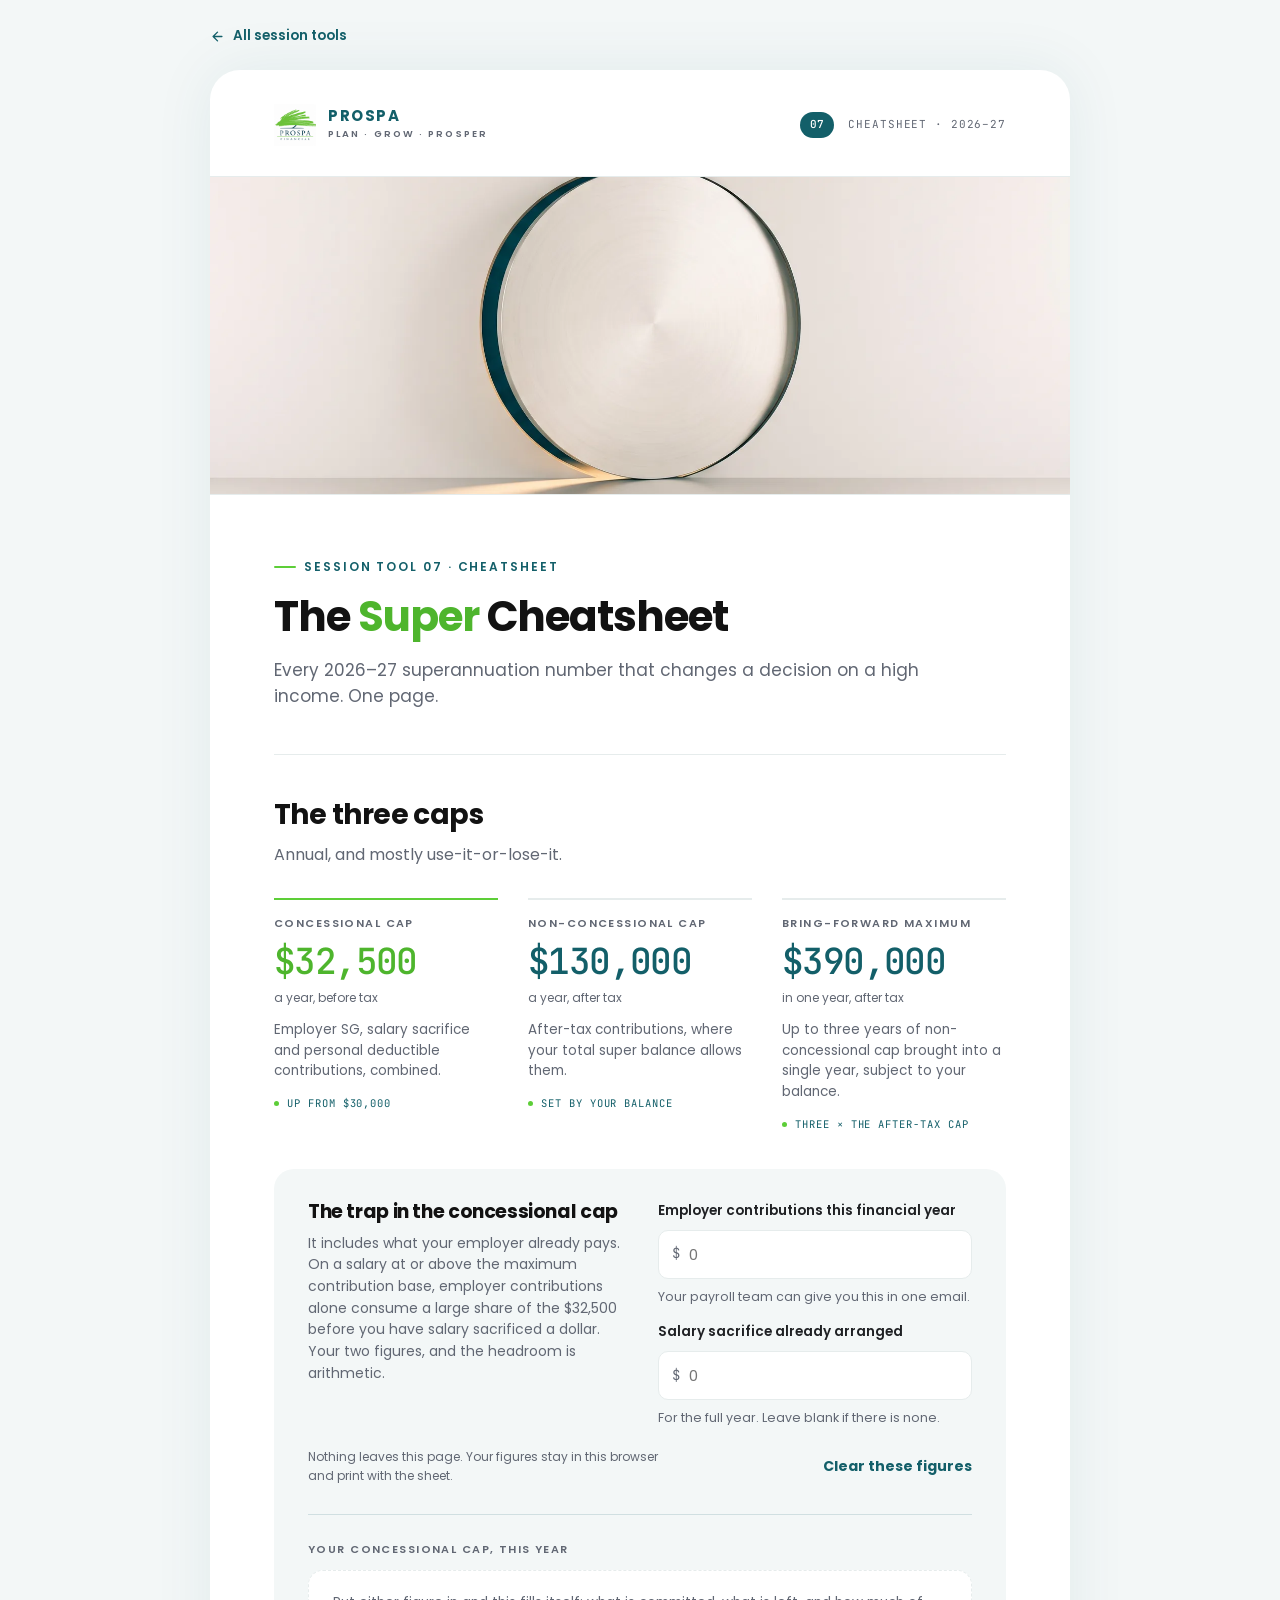
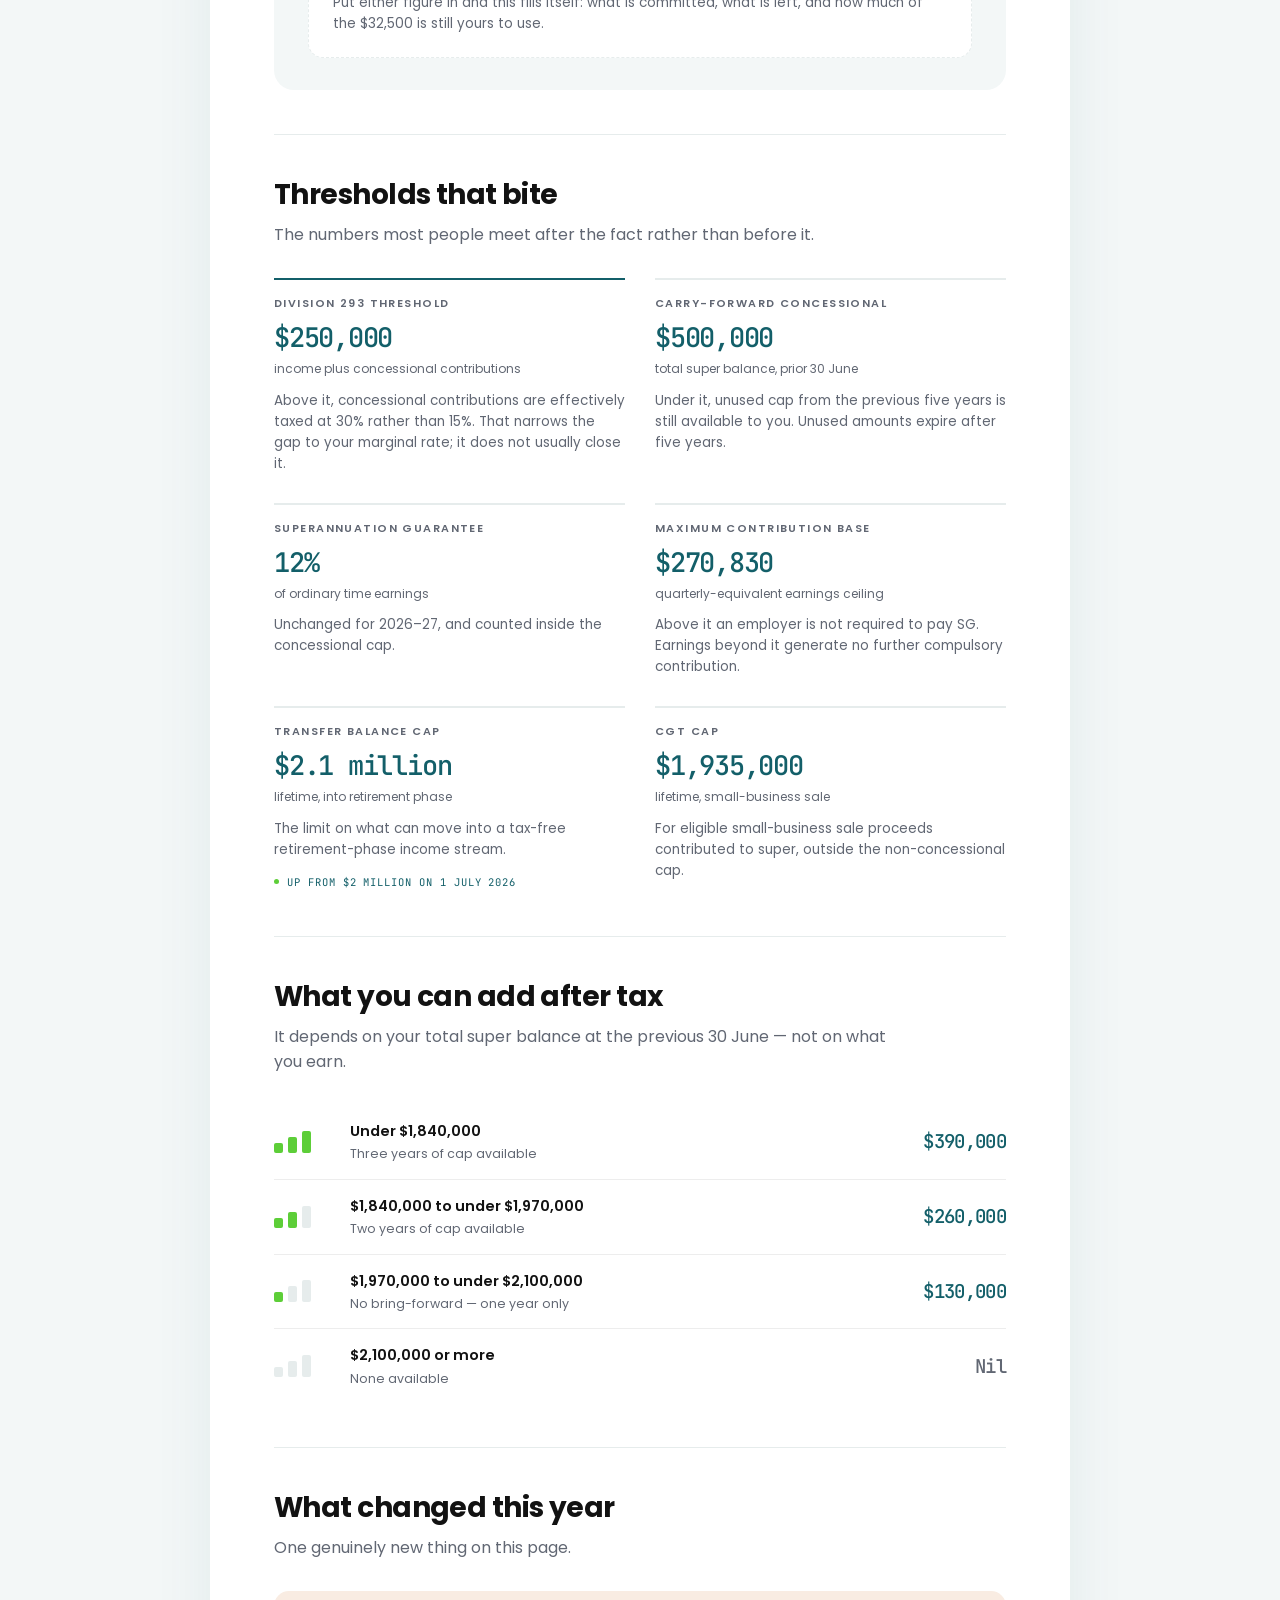
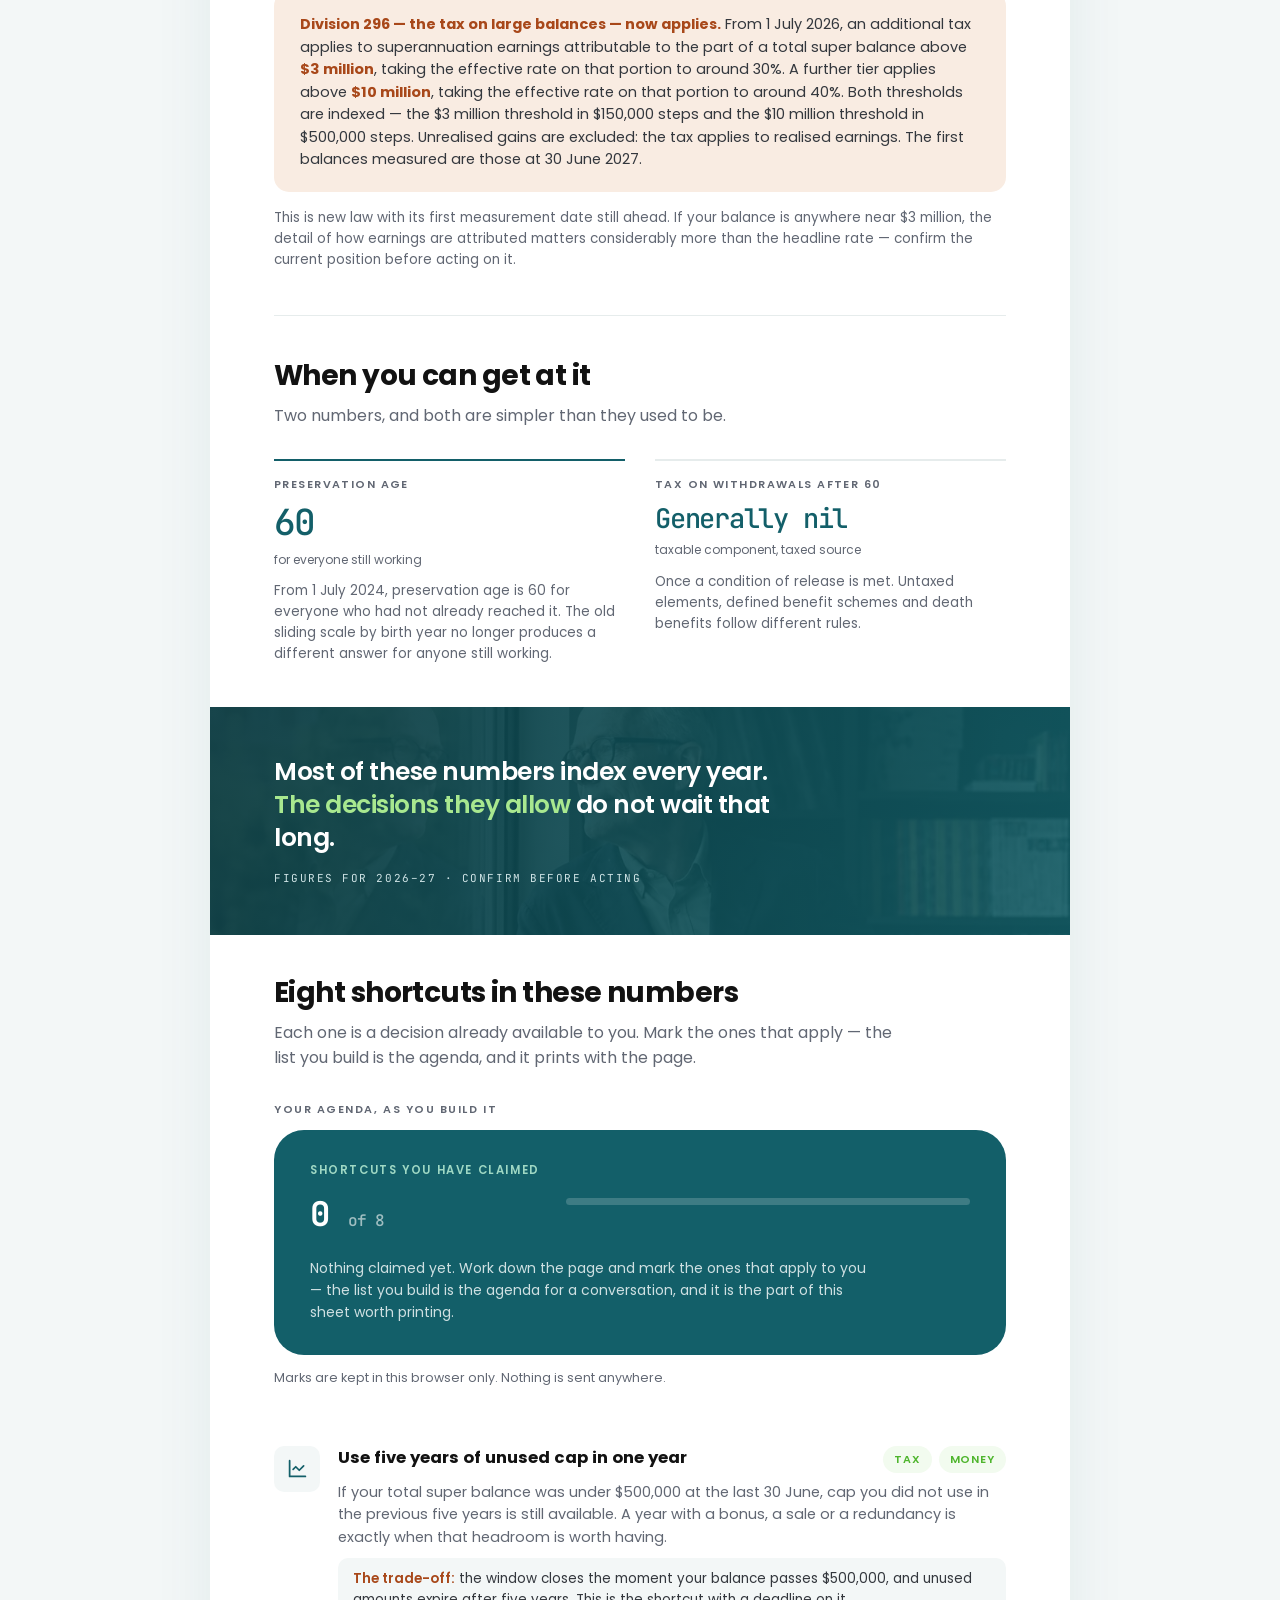
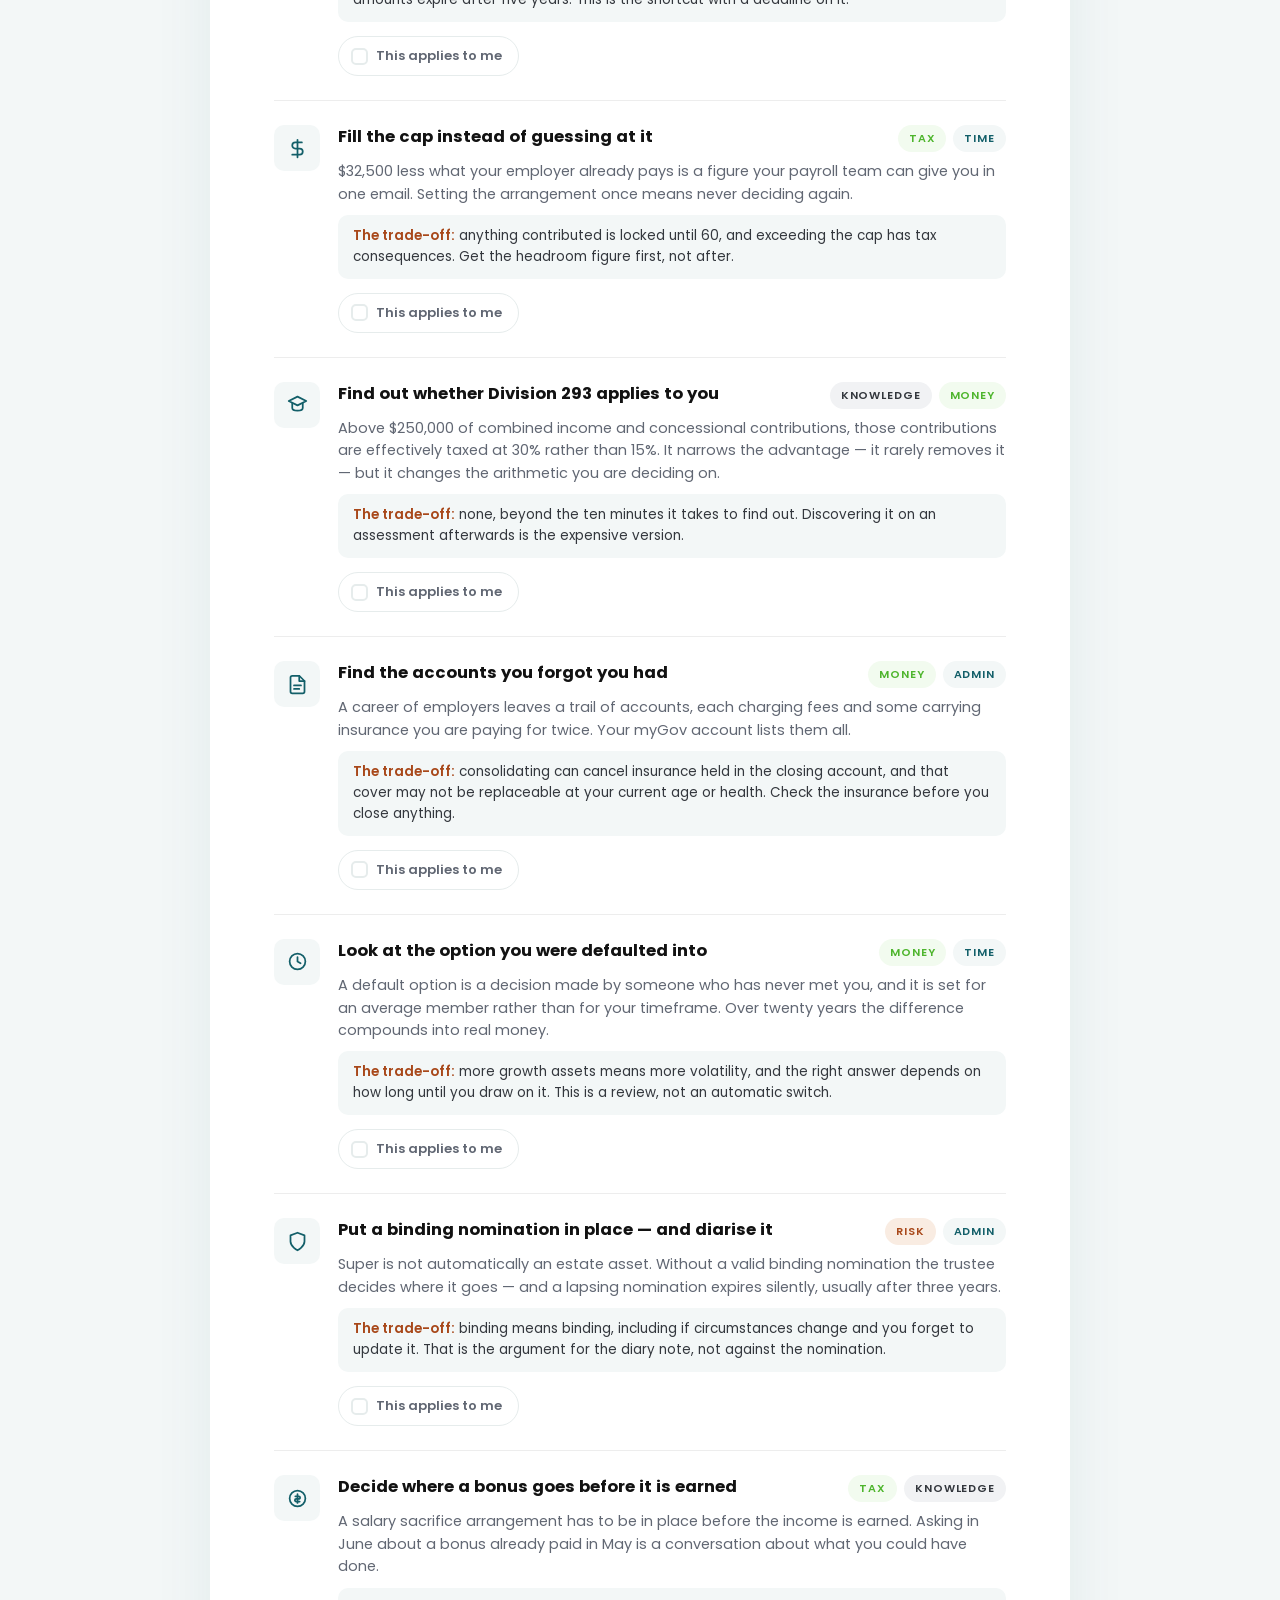
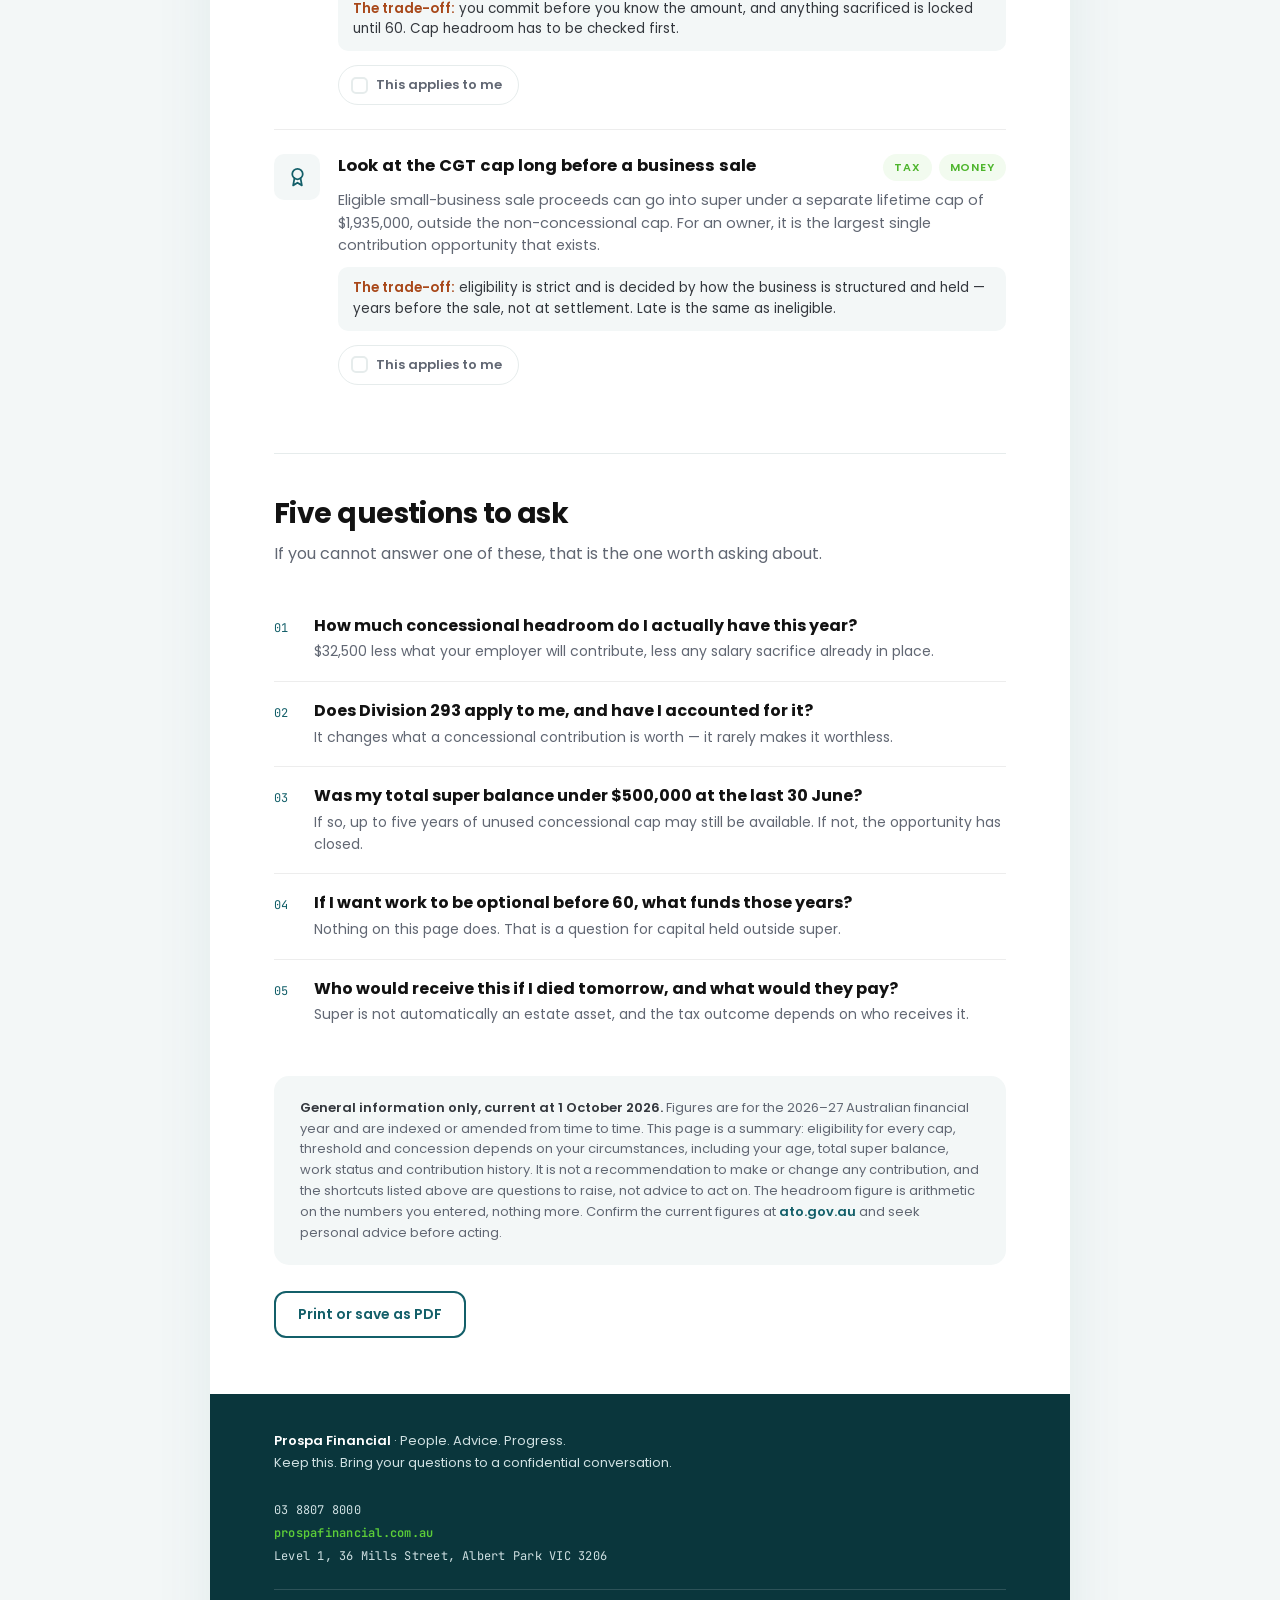
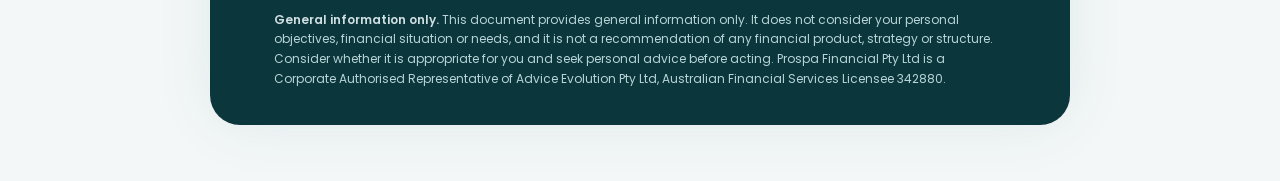
<file: magnets/07-super-cheatsheet.html>
<!DOCTYPE html>
<html lang="en-AU">
  <head>
    <meta charset="UTF-8" />
    <meta name="viewport" content="width=device-width, initial-scale=1.0" />
    <title>The Super Cheatsheet — Prospa Financial</title>
    <meta
      name="description"
      content="Every 2026–27 superannuation number that changes a decision on a high income — caps, thresholds, bring-forward tiers and what changed on 1 July 2026. One page."
    />
    <link rel="icon" type="image/svg+xml" href="../assets/favicon.svg" />
    <link rel="preconnect" href="https://fonts.googleapis.com" />
    <link rel="preconnect" href="https://fonts.gstatic.com" crossorigin />
    <link
      href="https://fonts.googleapis.com/css2?family=Poppins:wght@300;400;500;600;700;800&family=JetBrains+Mono:wght@400;500&display=swap"
      rel="stylesheet"
    />
    <link rel="stylesheet" href="../assets/prospa.css" />
    <style>
      /* ==========================================================
         07 · THE SUPER CHEATSHEET — sheet-local styling only.
         Nothing here leaves this file. Tokens only; no raw brand
         colour. This file spends the warm accent (--ember) exactly
         once — on the Division 296 block. The shared components
         spend it again on their own terms (.tradeoff labels, the
         Risk chip), which is theirs to decide, not this sheet's.
         ========================================================== */

      /* ---------- 1 · Figure plates ----------
         A cheatsheet lives or dies on how fast a figure can be
         found. So: no boxes. A hairline above, a micro label, one
         big mono numeral, its unit, one line of meaning, and — only
         where the sheet already states one — the relationship. */

      .figs {
        display: grid;
        gap: 28px 30px;
      }
      .figs-3 {
        grid-template-columns: repeat(3, minmax(0, 1fr));
      }
      .figs-2 {
        grid-template-columns: repeat(2, minmax(0, 1fr));
      }

      .fig {
        min-width: 0;
        padding-top: 15px;
        border-top: 2px solid var(--line);
      }
      /* The one figure on the sheet that every other number hangs off. */
      .fig-lead {
        border-top-color: var(--green);
      }
      .fig-key {
        border-top-color: var(--teal);
      }

      .fig-k {
        display: block;
        font-size: 11px;
        font-weight: 600;
        letter-spacing: 0.13em;
        text-transform: uppercase;
        color: var(--gray);
      }
      .fig-v {
        display: block;
        margin-top: 11px;
        font-family: 'JetBrains Mono', monospace;
        font-size: clamp(28px, 4.3vw, 36px);
        font-weight: 500;
        line-height: 1.04;
        letter-spacing: -0.045em;
        color: var(--teal);
        font-variant-numeric: tabular-nums;
      }
      .fig-lead .fig-v {
        color: var(--green-600);
      }
      .fig-v-md {
        font-size: clamp(23px, 3.2vw, 27px);
      }
      .fig-u {
        display: block;
        margin-top: 9px;
        font-size: 12px;
        color: var(--gray);
      }
      .fig-p {
        margin-top: 12px;
        font-size: 13.5px;
        color: var(--gray);
      }
      /* A relationship the sheet already states, said in one breath. */
      .fig-rel {
        display: inline-flex;
        align-items: center;
        gap: 8px;
        margin-top: 13px;
        font-family: 'JetBrains Mono', monospace;
        font-size: 10.5px;
        letter-spacing: 0.09em;
        text-transform: uppercase;
        color: var(--teal);
      }
      .fig-rel::before {
        content: '';
        width: 5px;
        height: 5px;
        border-radius: 50%;
        background: var(--green);
        flex: none;
      }

      /* ---------- 2 · Headroom — the reader's own arithmetic ----------
         The sheet can state the cap. It cannot know how much of it
         an employer has already eaten. Two figures, typed by the
         reader, and the answer is theirs. */

      .hr {
        background: var(--bg2);
        border-radius: var(--r-lg);
        padding: 32px 34px;
      }
      /* Ask on one row, answer on the next. The figures get the
         whole width — a cramped $32,500 is worse than no chart. */
      .hr-top {
        display: grid;
        grid-template-columns: minmax(0, 1fr) minmax(0, 1fr);
        gap: 36px;
        align-items: start;
      }
      .hr h3 {
        font-size: 19px;
        letter-spacing: -0.02em;
        margin-bottom: 10px;
      }
      .hr-p {
        font-size: 14px;
        color: var(--gray);
      }
      .hr-fields {
        display: grid;
        gap: 16px;
      }
      .hr-foot {
        display: flex;
        align-items: center;
        justify-content: space-between;
        gap: 14px;
        flex-wrap: wrap;
        margin-top: 18px;
      }
      .hr-priv {
        font-size: 12px;
        color: var(--gray);
        max-width: 46ch;
      }
      /* The quiet action sits on the text edge, not inset from it. */
      .hr-foot .btn-ghost {
        padding-inline: 0;
      }
      .hr-out-wrap {
        margin-top: 26px;
        padding-top: 26px;
        /* On the band's own tint, --line disappears; --accent does not. */
        border-top: 1px solid var(--accent);
      }
      .hr-out-k {
        display: block;
        font-size: 11px;
        font-weight: 600;
        letter-spacing: 0.13em;
        text-transform: uppercase;
        color: var(--gray);
        margin-bottom: 12px;
      }

      /* The cap as one bar: what the employer takes, what you have
         already arranged, and what is left. Widths are set directly,
         so it is correct the moment it is drawn and correct on paper. */
      .capbar {
        display: flex;
        height: 16px;
        border-radius: var(--r-sm);
        background: var(--line);
        overflow: hidden;
      }
      .capbar i {
        display: block;
        height: 100%;
        width: 0;
        transition: width var(--dur-base) var(--ease);
      }
      .capbar .seg-sg {
        background: var(--teal);
      }
      .capbar .seg-ss {
        background: var(--green);
      }
      .capkey {
        display: flex;
        gap: 18px;
        flex-wrap: wrap;
        margin-top: 13px;
        font-size: 12px;
        color: var(--gray);
      }
      .capkey span {
        display: inline-flex;
        align-items: center;
        gap: 7px;
      }
      .capkey i {
        width: 9px;
        height: 9px;
        border-radius: 3px;
        flex: none;
      }
      .capkey .k-sg {
        background: var(--teal);
      }
      .capkey .k-ss {
        background: var(--green);
      }
      .capkey .k-left {
        background: var(--line);
      }

      .hr-empty {
        border: 1px dashed var(--line);
        border-radius: var(--r-md);
        padding: 22px 24px;
        font-size: 13.5px;
        color: var(--gray);
        background: #fff;
      }
      .hr-metrics {
        margin-top: 18px;
      }
      /* Three tiles, not four: the shared strip assumes four columns. */
      .hr-metrics.w-metrics {
        grid-template-columns: repeat(3, minmax(0, 1fr));
      }
      /* Over the cap is a caution, not the page's headline warning —
         so it takes the amber feedback token and leaves --ember alone. */
      .hr-metrics .w-metric-over {
        background: var(--amber-soft);
        border-color: transparent;
      }
      .hr-metrics .w-metric-over .w-metric-v {
        color: var(--ink);
      }
      .hr-flag {
        display: inline-flex;
        align-items: center;
        gap: 9px;
        margin-top: 16px;
        padding: 9px 15px;
        border-radius: var(--r-pill);
        background: var(--amber-soft);
        font-size: 12.5px;
        font-weight: 600;
        color: var(--slate);
      }
      .hr-flag::before {
        content: '';
        width: 7px;
        height: 7px;
        border-radius: 50%;
        background: var(--amber);
        flex: none;
      }

      #hr-empty[hidden],
      #hr-out[hidden],
      #hr-flag[hidden] {
        display: none !important;
      }

      /* ---------- 3 · The bring-forward ladder ----------
         Four rungs, and the three pips say at a glance how many
         years of cap each balance band still reaches. */

      .ladder {
        list-style: none;
        margin: 0;
        padding: 0;
      }
      .ladder li {
        display: grid;
        grid-template-columns: 56px minmax(0, 1fr) auto;
        gap: 20px;
        align-items: center;
        padding: 15px 0;
        border-bottom: 1px solid var(--line-2);
      }
      .ladder li:last-child {
        border-bottom: none;
      }
      .ladder-pips {
        display: flex;
        gap: 5px;
        align-items: flex-end;
        height: 22px;
      }
      .ladder-pips i {
        display: block;
        width: 9px;
        border-radius: 2px;
        background: var(--line);
      }
      .ladder-pips i:nth-child(1) {
        height: 10px;
      }
      .ladder-pips i:nth-child(2) {
        height: 16px;
      }
      .ladder-pips i:nth-child(3) {
        height: 22px;
      }
      .ladder-pips i.on {
        background: var(--green);
      }
      .ladder-b {
        display: block;
        font-size: 14.5px;
        font-weight: 600;
        color: var(--ink);
      }
      .ladder-n {
        display: block;
        margin-top: 2px;
        font-size: 12.5px;
        color: var(--gray);
      }
      .ladder-v {
        font-family: 'JetBrains Mono', monospace;
        font-size: 19px;
        font-weight: 500;
        letter-spacing: -0.035em;
        color: var(--teal);
        font-variant-numeric: tabular-nums;
        white-space: nowrap;
      }
      .ladder-nil .ladder-v {
        color: var(--gray);
      }

      /* ---------- 4 · Notes ---------- */

      .note {
        border-radius: var(--r-md);
        padding: 22px 26px;
        background: var(--bg2);
        font-size: 14.5px;
        color: var(--slate);
      }
      .note b {
        color: var(--ink);
      }
      /* The single warmest thing on the sheet: new law, first
         measurement date still ahead. --ember is spent here. */
      .note.new {
        background: var(--ember-soft);
      }
      .note.new b {
        color: var(--ember-strong);
      }

      /* ---------- 5 · The shortcut tracker's staging ---------- */

      .sc-stage {
        margin-bottom: 34px;
      }
      .sc-stage-k {
        display: block;
        margin-bottom: 12px;
        font-size: 11px;
        font-weight: 600;
        letter-spacing: 0.14em;
        text-transform: uppercase;
        color: var(--gray);
      }
      .sc-stage-note {
        margin-top: 13px;
        font-size: 12.5px;
        color: var(--gray);
      }

      /* ---------- 6 · Questions ---------- */

      .q-item {
        display: grid;
        grid-template-columns: 24px minmax(0, 1fr);
        gap: 16px;
        padding: 18px 0;
      }
      /* Rules BETWEEN the questions, not after the last one — the
         disclaimer is also a div, so :last-child never fires here. */
      .q-item + .q-item {
        border-top: 1px solid var(--line-2);
      }
      .q-n {
        font-family: 'JetBrains Mono', monospace;
        font-size: 12px;
        color: var(--teal);
        padding-top: 4px;
      }
      .q-item b {
        display: block;
        font-size: 16px;
        color: var(--ink);
        margin-bottom: 5px;
        line-height: 1.35;
      }
      .q-item p {
        font-size: 14px;
        color: var(--gray);
      }

      /* ---------- 7 · Responsive ---------- */

      @media (max-width: 880px) {
        .figs-3 {
          grid-template-columns: repeat(2, minmax(0, 1fr));
        }
      }
      @media (max-width: 780px) {
        .hr-top {
          grid-template-columns: minmax(0, 1fr);
          gap: 24px;
        }
      }
      @media (max-width: 640px) {
        .figs-3,
        .figs-2 {
          grid-template-columns: minmax(0, 1fr);
        }
        .figs {
          gap: 24px;
        }
        .hr {
          padding: 24px 20px;
        }
        .hr-metrics.w-metrics {
          grid-template-columns: minmax(0, 1fr);
        }
      }
      @media (max-width: 560px) {
        .ladder li {
          grid-template-columns: minmax(0, 1fr) auto;
          gap: 14px;
        }
        .ladder-pips {
          display: none;
        }
        .ladder-v {
          font-size: 16.5px;
        }
      }

      /* ---------- 8 · Print ----------
         Everything invented on this page has to survive A4 without
         drinking ink. Hairlines stay, fills go, nothing breaks
         across a page mid-figure. */

      @media print {
        .figs {
          gap: 11pt 16pt;
        }
        .fig {
          padding-top: 7pt;
          border-top-width: 1pt;
          break-inside: avoid;
        }
        .fig-v {
          font-size: 15.5pt;
        }
        .fig-v-md {
          font-size: 13pt;
        }
        .fig-p {
          margin-top: 6pt;
        }
        .hr {
          background: #fff;
          border: 1px solid var(--line);
          padding: 11pt 13pt;
          break-inside: avoid;
        }
        .hr-top {
          grid-template-columns: minmax(0, 1fr);
          gap: 10pt;
        }
        .hr-out-wrap {
          margin-top: 11pt;
          padding-top: 11pt;
        }
        .capbar {
          height: 7pt;
          -webkit-print-color-adjust: exact;
          print-color-adjust: exact;
        }
        /* The bar is forced to print; its key has to be forced with it,
           or the reader gets three coloured segments and three unlabelled
           words. */
        .capkey i {
          -webkit-print-color-adjust: exact;
          print-color-adjust: exact;
          border: 0.5pt solid var(--gray);
        }
        .hr-empty {
          padding: 9pt 11pt;
        }
        /* Background fills do not print unless the reader asks for them.
           These two carry meaning, so on paper they are drawn with a rule
           instead of a fill. */
        .hr-metrics .w-metric-over {
          border: 1px solid var(--amber);
        }
        .hr-flag {
          display: block;
          padding: 7pt 0 7pt 10pt;
          border-left: 2.5pt solid var(--amber);
          border-radius: 0;
          color: var(--ink);
        }
        .hr-flag::before {
          display: none;
        }
        /* The pips say nothing the row's own words do not. On paper they
           would be an empty 56px column, so the column goes too. */
        .ladder-pips {
          display: none;
        }
        .ladder li {
          grid-template-columns: minmax(0, 1fr) auto;
          gap: 12pt;
        }
        /* Both notes lose their tint on paper. The Division 296 block is
           the one genuinely new thing on this sheet — it keeps an edge. */
        .note {
          padding: 9pt 0 9pt 11pt;
          border-left: 1.5pt solid var(--line);
          border-radius: 0;
        }
        .note.new {
          border-left-color: var(--ember-strong);
        }
        .ladder li,
        .q-item,
        .sc-stage,
        .note {
          break-inside: avoid;
        }
        .ladder li {
          padding: 7pt 0;
        }
        .q-item {
          padding: 7pt 0;
        }
      }
    </style>
  </head>
  <body>
    <div data-sheet-back></div>

    <article class="sheet">
      <div data-sheet-masthead></div>
      <div data-sheet-hero></div>

      <div class="pad">
        <div class="eyebrow">Session tool 07 · Cheatsheet</div>
        <h1 class="doc-title">The <em>Super</em> Cheatsheet</h1>
        <p class="lede">
          Every 2026–27 superannuation number that changes a decision on a high income. One page.
        </p>

        <hr class="rule" />

        <!-- ---------- Caps ---------- -->
        <div class="sec-head">
          <h2>The three caps</h2>
          <p>Annual, and mostly use-it-or-lose-it.</p>
        </div>

        <div class="figs figs-3">
          <div class="fig fig-lead">
            <span class="fig-k">Concessional cap</span>
            <span class="fig-v">$32,500</span>
            <span class="fig-u">a year, before tax</span>
            <p class="fig-p">
              Employer SG, salary sacrifice and personal deductible contributions, combined.
            </p>
            <span class="fig-rel">Up from $30,000</span>
          </div>
          <div class="fig">
            <span class="fig-k">Non-concessional cap</span>
            <span class="fig-v">$130,000</span>
            <span class="fig-u">a year, after tax</span>
            <p class="fig-p">
              After-tax contributions, where your total super balance allows them.
            </p>
            <span class="fig-rel">Set by your balance</span>
          </div>
          <div class="fig">
            <span class="fig-k">Bring-forward maximum</span>
            <span class="fig-v">$390,000</span>
            <span class="fig-u">in one year, after tax</span>
            <p class="fig-p">
              Up to three years of non-concessional cap brought into a single year, subject to your
              balance.
            </p>
            <span class="fig-rel">Three × the after-tax cap</span>
          </div>
        </div>

        <!-- ---------- Headroom ---------- -->
        <div class="hr" style="margin-top: 34px">
          <div class="hr-top">
            <div>
              <h3>The trap in the concessional cap</h3>
              <p class="hr-p">
                It includes what your employer already pays. On a salary at or above the maximum
                contribution base, employer contributions alone consume a large share of the $32,500
                before you have salary sacrificed a dollar. Your two figures, and the headroom is
                arithmetic.
              </p>
            </div>

            <div class="hr-fields">
              <div class="field">
                <label for="hr-sg">Employer contributions this financial year</label>
                <div class="input-wrap">
                  <span class="affix" aria-hidden="true">$</span>
                  <input
                    type="text"
                    id="hr-sg"
                    inputmode="numeric"
                    autocomplete="off"
                    placeholder="0"
                    data-persist="sg"
                    aria-describedby="hr-sg-hint"
                  />
                </div>
                <span class="hint" id="hr-sg-hint">Your payroll team can give you this in one email.</span>
              </div>
              <div class="field">
                <label for="hr-ss">Salary sacrifice already arranged</label>
                <div class="input-wrap">
                  <span class="affix" aria-hidden="true">$</span>
                  <input
                    type="text"
                    id="hr-ss"
                    inputmode="numeric"
                    autocomplete="off"
                    placeholder="0"
                    data-persist="ss"
                    aria-describedby="hr-ss-hint"
                  />
                </div>
                <span class="hint" id="hr-ss-hint">For the full year. Leave blank if there is none.</span>
              </div>
            </div>
          </div>

          <div class="hr-foot">
            <p class="hr-priv">
              Nothing leaves this page. Your figures stay in this browser and print with the sheet.
            </p>
            <button type="button" class="btn btn-ghost btn-sm no-print" data-clear>
              Clear these figures
            </button>
          </div>

          <div class="hr-out-wrap">
            <span class="hr-out-k">Your concessional cap, this year</span>

            <p class="hr-empty" id="hr-empty">
              Put either figure in and this fills itself: what is committed, what is left, and how
              much of the $32,500 is still yours to use.
            </p>

            <div id="hr-out" hidden>
              <div class="capbar" id="hr-bar" role="img" aria-label="Concessional cap usage">
                <i class="seg-sg"></i>
                <i class="seg-ss"></i>
              </div>
              <div class="capkey" aria-hidden="true">
                <span><i class="k-sg"></i>Employer</span>
                <span><i class="k-ss"></i>Salary sacrifice</span>
                <span><i class="k-left"></i>Headroom</span>
              </div>
              <div class="hr-metrics" id="hr-metrics"></div>
            </div>

            <p class="hr-flag" id="hr-flag" hidden></p>
            <span class="sr-only" id="hr-live" aria-live="polite"></span>
          </div>
        </div>

        <hr class="rule" />

        <!-- ---------- High income thresholds ---------- -->
        <div class="sec-head">
          <h2>Thresholds that bite</h2>
          <p>The numbers most people meet after the fact rather than before it.</p>
        </div>

        <div class="figs figs-2">
          <div class="fig fig-key">
            <span class="fig-k">Division 293 threshold</span>
            <span class="fig-v fig-v-md">$250,000</span>
            <span class="fig-u">income plus concessional contributions</span>
            <p class="fig-p">
              Above it, concessional contributions are effectively taxed at 30% rather than 15%. That
              narrows the gap to your marginal rate; it does not usually close it.
            </p>
          </div>

          <div class="fig">
            <span class="fig-k">Carry-forward concessional</span>
            <span class="fig-v fig-v-md">$500,000</span>
            <span class="fig-u">total super balance, prior 30 June</span>
            <p class="fig-p">
              Under it, unused cap from the previous five years is still available to you. Unused
              amounts expire after five years.
            </p>
          </div>

          <div class="fig">
            <span class="fig-k">Superannuation guarantee</span>
            <span class="fig-v fig-v-md">12%</span>
            <span class="fig-u">of ordinary time earnings</span>
            <p class="fig-p">Unchanged for 2026–27, and counted inside the concessional cap.</p>
          </div>

          <div class="fig">
            <span class="fig-k">Maximum contribution base</span>
            <span class="fig-v fig-v-md">$270,830</span>
            <span class="fig-u">quarterly-equivalent earnings ceiling</span>
            <p class="fig-p">
              Above it an employer is not required to pay SG. Earnings beyond it generate no further
              compulsory contribution.
            </p>
          </div>

          <div class="fig">
            <span class="fig-k">Transfer balance cap</span>
            <span class="fig-v fig-v-md">$2.1 million</span>
            <span class="fig-u">lifetime, into retirement phase</span>
            <p class="fig-p">
              The limit on what can move into a tax-free retirement-phase income stream.
            </p>
            <span class="fig-rel">Up from $2 million on 1 July 2026</span>
          </div>

          <div class="fig">
            <span class="fig-k">CGT cap</span>
            <span class="fig-v fig-v-md">$1,935,000</span>
            <span class="fig-u">lifetime, small-business sale</span>
            <p class="fig-p">
              For eligible small-business sale proceeds contributed to super, outside the
              non-concessional cap.
            </p>
          </div>
        </div>

        <hr class="rule" />

        <!-- ---------- Bring-forward ---------- -->
        <div class="sec-head">
          <h2>What you can add after tax</h2>
          <p>
            It depends on your total super balance at the previous 30 June — not on what you earn.
          </p>
        </div>

        <ol class="ladder">
          <li>
            <span class="ladder-pips" aria-hidden="true">
              <i class="on"></i><i class="on"></i><i class="on"></i>
            </span>
            <span>
              <span class="ladder-b">Under $1,840,000</span>
              <span class="ladder-n">Three years of cap available</span>
            </span>
            <b class="ladder-v">$390,000</b>
          </li>
          <li>
            <span class="ladder-pips" aria-hidden="true">
              <i class="on"></i><i class="on"></i><i></i>
            </span>
            <span>
              <span class="ladder-b">$1,840,000 to under $1,970,000</span>
              <span class="ladder-n">Two years of cap available</span>
            </span>
            <b class="ladder-v">$260,000</b>
          </li>
          <li>
            <span class="ladder-pips" aria-hidden="true">
              <i class="on"></i><i></i><i></i>
            </span>
            <span>
              <span class="ladder-b">$1,970,000 to under $2,100,000</span>
              <span class="ladder-n">No bring-forward — one year only</span>
            </span>
            <b class="ladder-v">$130,000</b>
          </li>
          <li class="ladder-nil">
            <span class="ladder-pips" aria-hidden="true">
              <i></i><i></i><i></i>
            </span>
            <span>
              <span class="ladder-b">$2,100,000 or more</span>
              <span class="ladder-n">None available</span>
            </span>
            <b class="ladder-v">Nil</b>
          </li>
        </ol>

        <hr class="rule" />

        <!-- ---------- What changed ---------- -->
        <div class="sec-head">
          <h2>What changed this year</h2>
          <p>One genuinely new thing on this page.</p>
        </div>

        <div class="note new">
          <b>Division 296 — the tax on large balances — now applies.</b>
          From 1 July 2026, an additional tax applies to superannuation earnings attributable to the
          part of a total super balance above <b>$3 million</b>, taking the effective rate on that
          portion to around 30%. A further tier applies above <b>$10 million</b>, taking the
          effective rate on that portion to around 40%. Both thresholds are indexed — the $3 million
          threshold in $150,000 steps and the $10 million threshold in $500,000 steps. Unrealised
          gains are excluded: the tax applies to realised earnings. The first balances measured are
          those at 30 June 2027.
        </div>

        <p class="small muted" style="margin-top: 16px">
          This is new law with its first measurement date still ahead. If your balance is anywhere
          near $3 million, the detail of how earnings are attributed matters considerably more than
          the headline rate — confirm the current position before acting on it.
        </p>

        <hr class="rule" />

        <!-- ---------- Preservation ---------- -->
        <div class="sec-head">
          <h2>When you can get at it</h2>
          <p>Two numbers, and both are simpler than they used to be.</p>
        </div>

        <!-- No photograph beside these two. CLAIMS.md §8c rule 2: imagery is
             atmosphere, never evidence — a person never appears next to a
             number. The page's photography sits in the band below, against a
             sentence. -->
        <div class="figs figs-2">
          <div class="fig fig-key">
            <span class="fig-k">Preservation age</span>
            <span class="fig-v">60</span>
            <span class="fig-u">for everyone still working</span>
            <p class="fig-p">
              From 1 July 2024, preservation age is 60 for everyone who had not already reached it.
              The old sliding scale by birth year no longer produces a different answer for anyone
              still working.
            </p>
          </div>
          <div class="fig">
            <span class="fig-k">Tax on withdrawals after 60</span>
            <span class="fig-v fig-v-md">Generally nil</span>
            <span class="fig-u">taxable component, taxed source</span>
            <p class="fig-p">
              Once a condition of release is met. Untaxed elements, defined benefit schemes and
              death benefits follow different rules.
            </p>
          </div>
        </div>

        <div class="lm-photoband">
          <img
            src="../assets/img/photo/senior-man-blazer-window-reflective.webp"
            alt=""
            loading="lazy"
            decoding="async"
          />
          <p>Most of these numbers index every year. <em>The decisions they allow</em> do not wait that long.</p>
          <span class="lm-band-k">Figures for 2026–27 · confirm before acting</span>
        </div>

        <!-- ---------- Shortcuts ---------- -->
        <div class="sec-head">
          <h2>Eight shortcuts in these numbers</h2>
          <p>
            Each one is a decision already available to you. Mark the ones that apply — the list you
            build is the agenda, and it prints with the page.
          </p>
        </div>

        <div class="sc-stage">
          <span class="sc-stage-k">Your agenda, as you build it</span>
          <div class="sc-tally" data-shortcut-tally></div>
          <p class="sc-stage-note">
            Marks are kept in this browser only. Nothing is sent anywhere.
          </p>
        </div>

        <div id="shortcuts">

          <div class="shortcut" data-shortcut="carry-forward" data-saves="tax money">
            <span class="shortcut-ic">
              <svg viewBox="0 0 24 24" fill="none" stroke="currentColor" stroke-width="2"
                   stroke-linecap="round" stroke-linejoin="round" aria-hidden="true">
                <path d="M3 3v18h18"/><path d="m19 9-5 5-4-4-3 3"/>
              </svg>
            </span>
            <div>
              <div class="shortcut-head">
                <b>Use five years of unused cap in one year</b>
                <span class="shortcut-saves">
                  <span class="sc-chip sc-green">Tax</span><span class="sc-chip sc-green">Money</span>
                </span>
              </div>
              <p>
                If your total super balance was under $500,000 at the last 30 June, cap you did not
                use in the previous five years is still available. A year with a bonus, a sale or a
                redundancy is exactly when that headroom is worth having.
              </p>
              <span class="tradeoff">
                <b>The trade-off:</b> the window closes the moment your balance passes $500,000, and
                unused amounts expire after five years. This is the shortcut with a deadline on it.
              </span>
              <button type="button" class="claim no-print" data-claim aria-pressed="false">
                <span class="claim-box" aria-hidden="true"></span><span class="claim-text">This applies to me</span>
              </button>
            </div>
          </div>

          <div class="shortcut" data-shortcut="sacrifice-headroom" data-saves="tax time">
            <span class="shortcut-ic">
              <svg viewBox="0 0 24 24" fill="none" stroke="currentColor" stroke-width="2"
                   stroke-linecap="round" stroke-linejoin="round" aria-hidden="true">
                <path d="M12 2v20M17 5H9.5a3.5 3.5 0 0 0 0 7h5a3.5 3.5 0 0 1 0 7H6"/>
              </svg>
            </span>
            <div>
              <div class="shortcut-head">
                <b>Fill the cap instead of guessing at it</b>
                <span class="shortcut-saves">
                  <span class="sc-chip sc-green">Tax</span><span class="sc-chip sc-teal">Time</span>
                </span>
              </div>
              <p>
                $32,500 less what your employer already pays is a figure your payroll team can give
                you in one email. Setting the arrangement once means never deciding again.
              </p>
              <span class="tradeoff">
                <b>The trade-off:</b> anything contributed is locked until 60, and exceeding the cap
                has tax consequences. Get the headroom figure first, not after.
              </span>
              <button type="button" class="claim no-print" data-claim aria-pressed="false">
                <span class="claim-box" aria-hidden="true"></span><span class="claim-text">This applies to me</span>
              </button>
            </div>
          </div>

          <div class="shortcut" data-shortcut="div293" data-saves="knowledge money">
            <span class="shortcut-ic">
              <svg viewBox="0 0 24 24" fill="none" stroke="currentColor" stroke-width="2"
                   stroke-linecap="round" stroke-linejoin="round" aria-hidden="true">
                <path d="M12 3 2 8l10 5 10-5-10-5Z"/><path d="M6 10.5V16c0 1.7 2.7 3 6 3s6-1.3 6-3v-5.5"/>
              </svg>
            </span>
            <div>
              <div class="shortcut-head">
                <b>Find out whether Division 293 applies to you</b>
                <span class="shortcut-saves">
                  <span class="sc-chip sc-slate">Knowledge</span><span class="sc-chip sc-green">Money</span>
                </span>
              </div>
              <p>
                Above $250,000 of combined income and concessional contributions, those contributions
                are effectively taxed at 30% rather than 15%. It narrows the advantage — it rarely
                removes it — but it changes the arithmetic you are deciding on.
              </p>
              <span class="tradeoff">
                <b>The trade-off:</b> none, beyond the ten minutes it takes to find out. Discovering
                it on an assessment afterwards is the expensive version.
              </span>
              <button type="button" class="claim no-print" data-claim aria-pressed="false">
                <span class="claim-box" aria-hidden="true"></span><span class="claim-text">This applies to me</span>
              </button>
            </div>
          </div>

          <div class="shortcut" data-shortcut="consolidate" data-saves="money admin">
            <span class="shortcut-ic">
              <svg viewBox="0 0 24 24" fill="none" stroke="currentColor" stroke-width="2"
                   stroke-linecap="round" stroke-linejoin="round" aria-hidden="true">
                <path d="M14 2H6a2 2 0 0 0-2 2v16a2 2 0 0 0 2 2h12a2 2 0 0 0 2-2V8z"/><path d="M14 2v6h6M8 13h8M8 17h6"/>
              </svg>
            </span>
            <div>
              <div class="shortcut-head">
                <b>Find the accounts you forgot you had</b>
                <span class="shortcut-saves">
                  <span class="sc-chip sc-green">Money</span><span class="sc-chip sc-teal">Admin</span>
                </span>
              </div>
              <p>
                A career of employers leaves a trail of accounts, each charging fees and some
                carrying insurance you are paying for twice. Your myGov account lists them all.
              </p>
              <span class="tradeoff">
                <b>The trade-off:</b> consolidating can cancel insurance held in the closing account,
                and that cover may not be replaceable at your current age or health. Check the
                insurance before you close anything.
              </span>
              <button type="button" class="claim no-print" data-claim aria-pressed="false">
                <span class="claim-box" aria-hidden="true"></span><span class="claim-text">This applies to me</span>
              </button>
            </div>
          </div>

          <div class="shortcut" data-shortcut="default-option" data-saves="money time">
            <span class="shortcut-ic">
              <svg viewBox="0 0 24 24" fill="none" stroke="currentColor" stroke-width="2"
                   stroke-linecap="round" stroke-linejoin="round" aria-hidden="true">
                <circle cx="12" cy="12" r="9"/><path d="M12 7v5l3.5 2"/>
              </svg>
            </span>
            <div>
              <div class="shortcut-head">
                <b>Look at the option you were defaulted into</b>
                <span class="shortcut-saves">
                  <span class="sc-chip sc-green">Money</span><span class="sc-chip sc-teal">Time</span>
                </span>
              </div>
              <p>
                A default option is a decision made by someone who has never met you, and it is set
                for an average member rather than for your timeframe. Over twenty years the
                difference compounds into real money.
              </p>
              <span class="tradeoff">
                <b>The trade-off:</b> more growth assets means more volatility, and the right answer
                depends on how long until you draw on it. This is a review, not an automatic switch.
              </span>
              <button type="button" class="claim no-print" data-claim aria-pressed="false">
                <span class="claim-box" aria-hidden="true"></span><span class="claim-text">This applies to me</span>
              </button>
            </div>
          </div>

          <div class="shortcut" data-shortcut="nomination" data-saves="risk admin">
            <span class="shortcut-ic">
              <svg viewBox="0 0 24 24" fill="none" stroke="currentColor" stroke-width="2"
                   stroke-linecap="round" stroke-linejoin="round" aria-hidden="true">
                <path d="M12 22s8-4 8-10V5l-8-3-8 3v7c0 6 8 10 8 10Z"/>
              </svg>
            </span>
            <div>
              <div class="shortcut-head">
                <b>Put a binding nomination in place — and diarise it</b>
                <span class="shortcut-saves">
                  <span class="sc-chip sc-ember">Risk</span><span class="sc-chip sc-teal">Admin</span>
                </span>
              </div>
              <p>
                Super is not automatically an estate asset. Without a valid binding nomination the
                trustee decides where it goes — and a lapsing nomination expires silently, usually
                after three years.
              </p>
              <span class="tradeoff">
                <b>The trade-off:</b> binding means binding, including if circumstances change and
                you forget to update it. That is the argument for the diary note, not against the
                nomination.
              </span>
              <button type="button" class="claim no-print" data-claim aria-pressed="false">
                <span class="claim-box" aria-hidden="true"></span><span class="claim-text">This applies to me</span>
              </button>
            </div>
          </div>

          <div class="shortcut" data-shortcut="bonus-timing" data-saves="tax knowledge">
            <span class="shortcut-ic">
              <svg viewBox="0 0 24 24" fill="none" stroke="currentColor" stroke-width="2"
                   stroke-linecap="round" stroke-linejoin="round" aria-hidden="true">
                <circle cx="12" cy="12" r="9"/><path d="M12 7v10M9.5 9.5h4a1.5 1.5 0 0 1 0 3h-3a1.5 1.5 0 0 0 0 3h4"/>
              </svg>
            </span>
            <div>
              <div class="shortcut-head">
                <b>Decide where a bonus goes before it is earned</b>
                <span class="shortcut-saves">
                  <span class="sc-chip sc-green">Tax</span><span class="sc-chip sc-slate">Knowledge</span>
                </span>
              </div>
              <p>
                A salary sacrifice arrangement has to be in place before the income is earned. Asking
                in June about a bonus already paid in May is a conversation about what you could have
                done.
              </p>
              <span class="tradeoff">
                <b>The trade-off:</b> you commit before you know the amount, and anything sacrificed
                is locked until 60. Cap headroom has to be checked first.
              </span>
              <button type="button" class="claim no-print" data-claim aria-pressed="false">
                <span class="claim-box" aria-hidden="true"></span><span class="claim-text">This applies to me</span>
              </button>
            </div>
          </div>

          <div class="shortcut" data-shortcut="cgt-cap" data-saves="tax money">
            <span class="shortcut-ic">
              <svg viewBox="0 0 24 24" fill="none" stroke="currentColor" stroke-width="2"
                   stroke-linecap="round" stroke-linejoin="round" aria-hidden="true">
                <circle cx="12" cy="8" r="6"/><path d="m8.5 13-1.5 8 5-3 5 3-1.5-8"/>
              </svg>
            </span>
            <div>
              <div class="shortcut-head">
                <b>Look at the CGT cap long before a business sale</b>
                <span class="shortcut-saves">
                  <span class="sc-chip sc-green">Tax</span><span class="sc-chip sc-green">Money</span>
                </span>
              </div>
              <p>
                Eligible small-business sale proceeds can go into super under a separate lifetime cap
                of $1,935,000, outside the non-concessional cap. For an owner, it is the largest
                single contribution opportunity that exists.
              </p>
              <span class="tradeoff">
                <b>The trade-off:</b> eligibility is strict and is decided by how the business is
                structured and held — years before the sale, not at settlement. Late is the same as
                ineligible.
              </span>
              <button type="button" class="claim no-print" data-claim aria-pressed="false">
                <span class="claim-box" aria-hidden="true"></span><span class="claim-text">This applies to me</span>
              </button>
            </div>
          </div>

        </div>

        <hr class="rule" />

        <!-- ---------- Questions ---------- -->
        <div class="sec-head">
          <h2>Five questions to ask</h2>
          <p>If you cannot answer one of these, that is the one worth asking about.</p>
        </div>

        <div class="q-item">
          <span class="q-n" aria-hidden="true">01</span>
          <div>
            <b>How much concessional headroom do I actually have this year?</b>
            <p>$32,500 less what your employer will contribute, less any salary sacrifice already in place.</p>
          </div>
        </div>
        <div class="q-item">
          <span class="q-n" aria-hidden="true">02</span>
          <div>
            <b>Does Division 293 apply to me, and have I accounted for it?</b>
            <p>It changes what a concessional contribution is worth — it rarely makes it worthless.</p>
          </div>
        </div>
        <div class="q-item">
          <span class="q-n" aria-hidden="true">03</span>
          <div>
            <b>Was my total super balance under $500,000 at the last 30 June?</b>
            <p>If so, up to five years of unused concessional cap may still be available. If not, the opportunity has closed.</p>
          </div>
        </div>
        <div class="q-item">
          <span class="q-n" aria-hidden="true">04</span>
          <div>
            <b>If I want work to be optional before 60, what funds those years?</b>
            <p>Nothing on this page does. That is a question for capital held outside super.</p>
          </div>
        </div>
        <div class="q-item">
          <span class="q-n" aria-hidden="true">05</span>
          <div>
            <b>Who would receive this if I died tomorrow, and what would they pay?</b>
            <p>Super is not automatically an estate asset, and the tax outcome depends on who receives it.</p>
          </div>
        </div>

        <div class="disclaimer" style="margin-top: 32px">
          <b>General information only, current at 1 October 2026.</b> Figures are for the 2026–27
          Australian financial year and are indexed or amended from time to time. This page is a
          summary: eligibility for every cap, threshold and concession depends on your circumstances,
          including your age, total super balance, work status and contribution history. It is not a
          recommendation to make or change any contribution, and the shortcuts listed above are
          questions to raise, not advice to act on. The headroom figure is arithmetic on the numbers
          you entered, nothing more. Confirm the current figures at
          <a href="https://www.ato.gov.au/tax-rates-and-codes/key-superannuation-rates-and-thresholds"
             target="_blank" rel="noopener noreferrer" style="color: var(--teal); font-weight: 600">ato.gov.au</a>
          and seek personal advice before acting.
        </div>

        <div class="row no-print" style="margin-top: 26px">
          <button class="btn btn-outline btn-sm" data-print>Print or save as PDF</button>
        </div>
      </div>

      <div data-sheet-foot></div>
    </article>

    <script type="module">
      import { mountSheet, wirePrint, persistFields, money } from '../assets/sheet.js'
      import { shortcuts } from '../assets/components.js'
      import { metricStrip } from '../assets/widgets.js'

      mountSheet({
        no: '07',
        kind: 'Cheatsheet · 2026–27',
        hero: { src: 'art/07-vault.webp', alt: '', variant: 'art', pos: '50% 56%' },
      })
      wirePrint()
      shortcuts('super-cheatsheet')

      /* ==========================================================
         HEADROOM — the one figure this sheet cannot know.
         The cap is stated on the page; what an employer has already
         used of it is the reader's. Everything below is arithmetic
         on two numbers they typed, and it never leaves the browser.
         ========================================================== */

      // Stated on this sheet, and in the claims register: the 2026–27
      // concessional contributions cap. No other figure is invented here.
      const CAP = 32500

      const sg = document.getElementById('hr-sg')
      const ss = document.getElementById('hr-ss')
      const out = document.getElementById('hr-out')
      const empty = document.getElementById('hr-empty')
      const bar = document.getElementById('hr-bar')
      const segSg = bar.querySelector('.seg-sg')
      const segSs = bar.querySelector('.seg-ss')
      const strip = document.getElementById('hr-metrics')
      const flag = document.getElementById('hr-flag')
      const live = document.getElementById('hr-live')

      const amount = (el) => {
        const v = parseFloat(String(el.value).replace(/[^0-9.]/g, ''))
        return Number.isFinite(v) && v > 0 ? v : 0
      }

      const pct = (n) => Math.round((n / CAP) * 100)

      // A field counts as answered only once it holds a digit. Typing a letter
      // is not an answer, and this sheet must never report "100% of the cap
      // still unused" to someone who has told it nothing.
      const answered = (el) => /\d/.test(el.value)

      function renderHeadroom() {
        const touched = answered(sg) || answered(ss)
        if (!touched) {
          out.hidden = true
          flag.hidden = true
          empty.hidden = false
          live.textContent = ''
          return
        }

        const employer = amount(sg)
        const sacrifice = amount(ss)
        const used = employer + sacrifice
        const left = CAP - used

        empty.hidden = true
        out.hidden = false

        // The bar never overflows: the second segment only takes the
        // room the first one left, so the fill always reads honestly.
        const wSg = Math.min(employer, CAP)
        const wSs = Math.min(Math.max(CAP - employer, 0), sacrifice)
        segSg.style.width = ((wSg / CAP) * 100).toFixed(2) + '%'
        segSs.style.width = ((wSs / CAP) * 100).toFixed(2) + '%'
        bar.setAttribute(
          'aria-label',
          'Of the ' +
            money(CAP) +
            ' concessional cap, ' +
            money(used) +
            ' is committed and ' +
            (left >= 0 ? money(left) + ' is unused.' : 'the cap is exceeded by ' + money(-left) + '.')
        )

        const tiles = [
          {
            label: 'Concessional cap',
            value: money(CAP),
            note: 'Before tax, every source combined',
          },
          {
            label: 'Already committed',
            value: money(used),
            note: 'Employer contributions plus salary sacrifice',
          },
          left >= 0
            ? {
                label: 'Headroom left',
                value: money(left),
                tone: 'key',
                note: pct(left) + '% of the cap still unused this year',
              }
            : {
                label: 'Over the cap by',
                value: money(-left),
                tone: 'over',
                note: 'Excess concessional contributions have tax consequences',
              },
        ]
        metricStrip(strip, tiles)

        if (left < 0) {
          flag.hidden = false
          flag.textContent =
            'These two figures already exceed the cap. Check the position before contributing anything further.'
        } else {
          flag.hidden = true
        }

        live.textContent =
          left >= 0
            ? 'Headroom left: ' + money(left) + ' of the ' + money(CAP) + ' concessional cap.'
            : 'Over the concessional cap by ' + money(-left) + '.'
      }

      persistFields('super-cheatsheet')
      ;[sg, ss].forEach((el) => el.addEventListener('input', renderHeadroom))
      renderHeadroom()
    </script>
  </body>
</html>
</file>
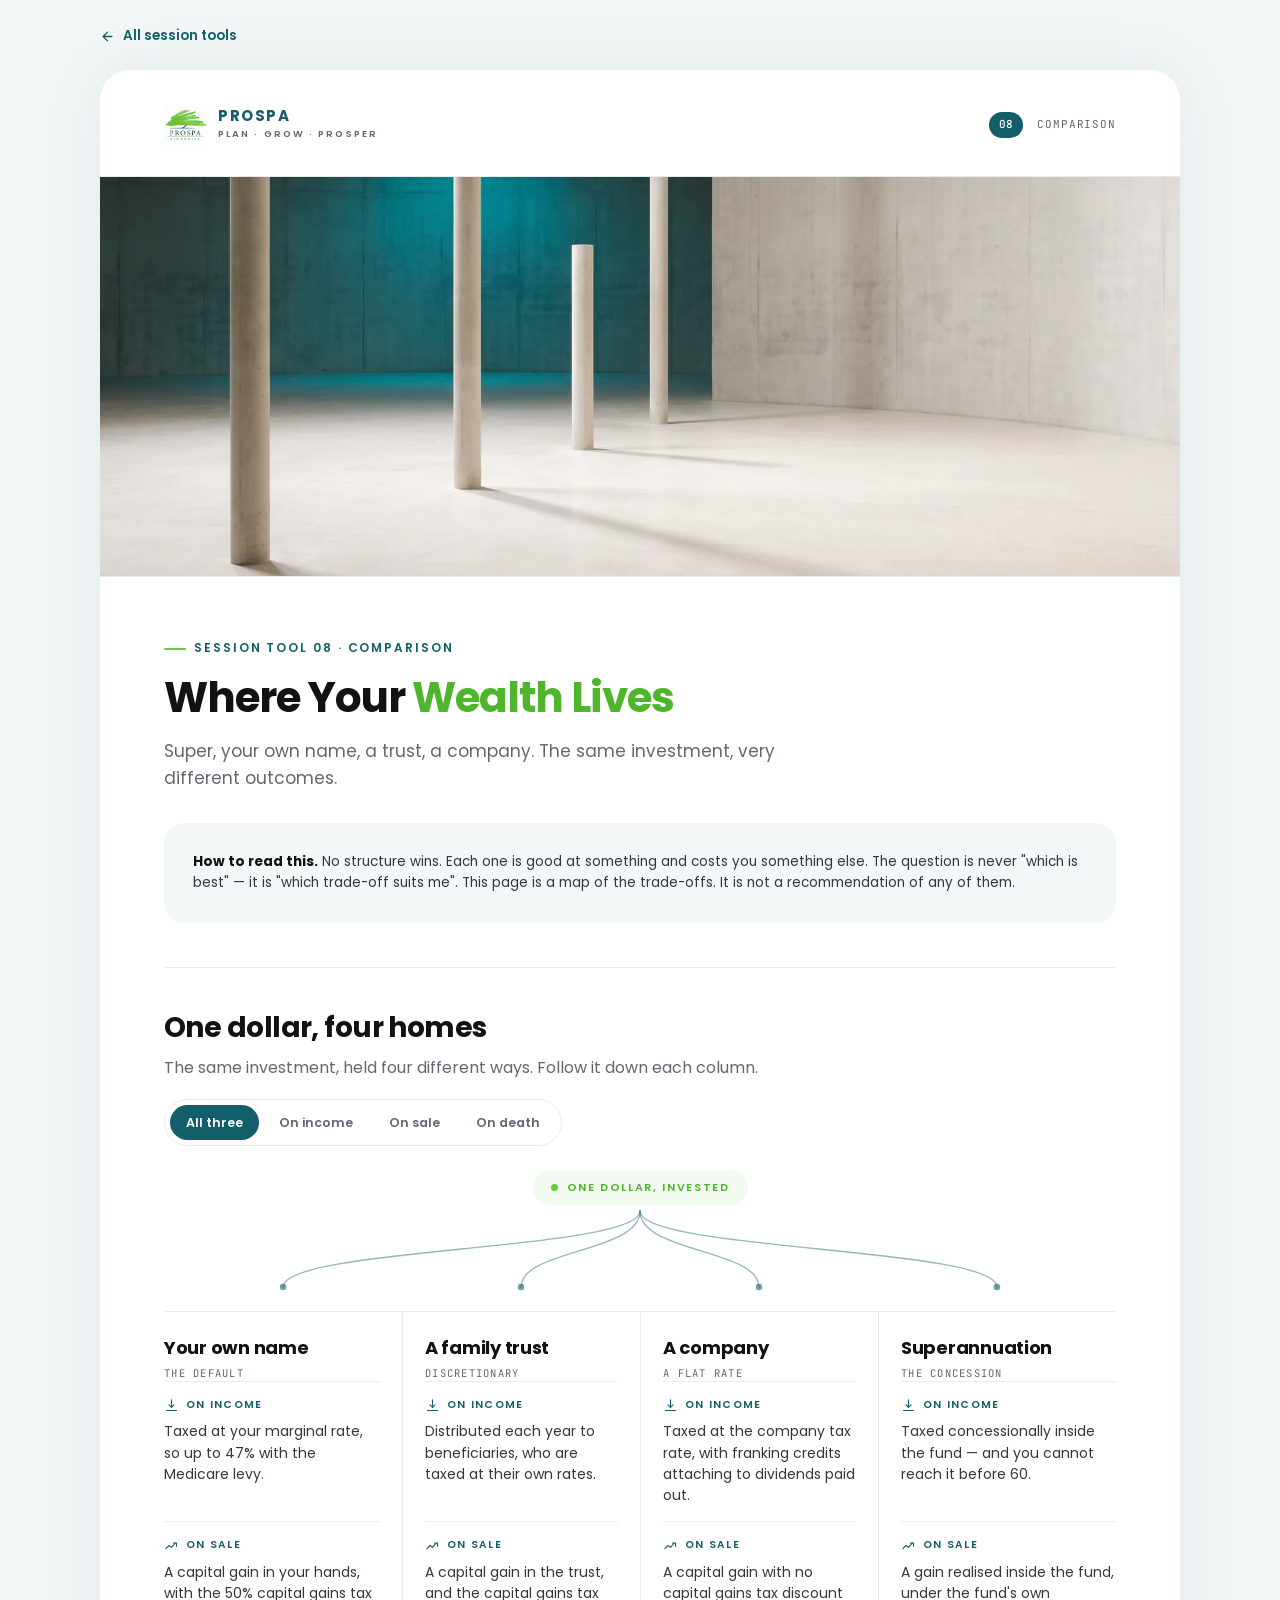
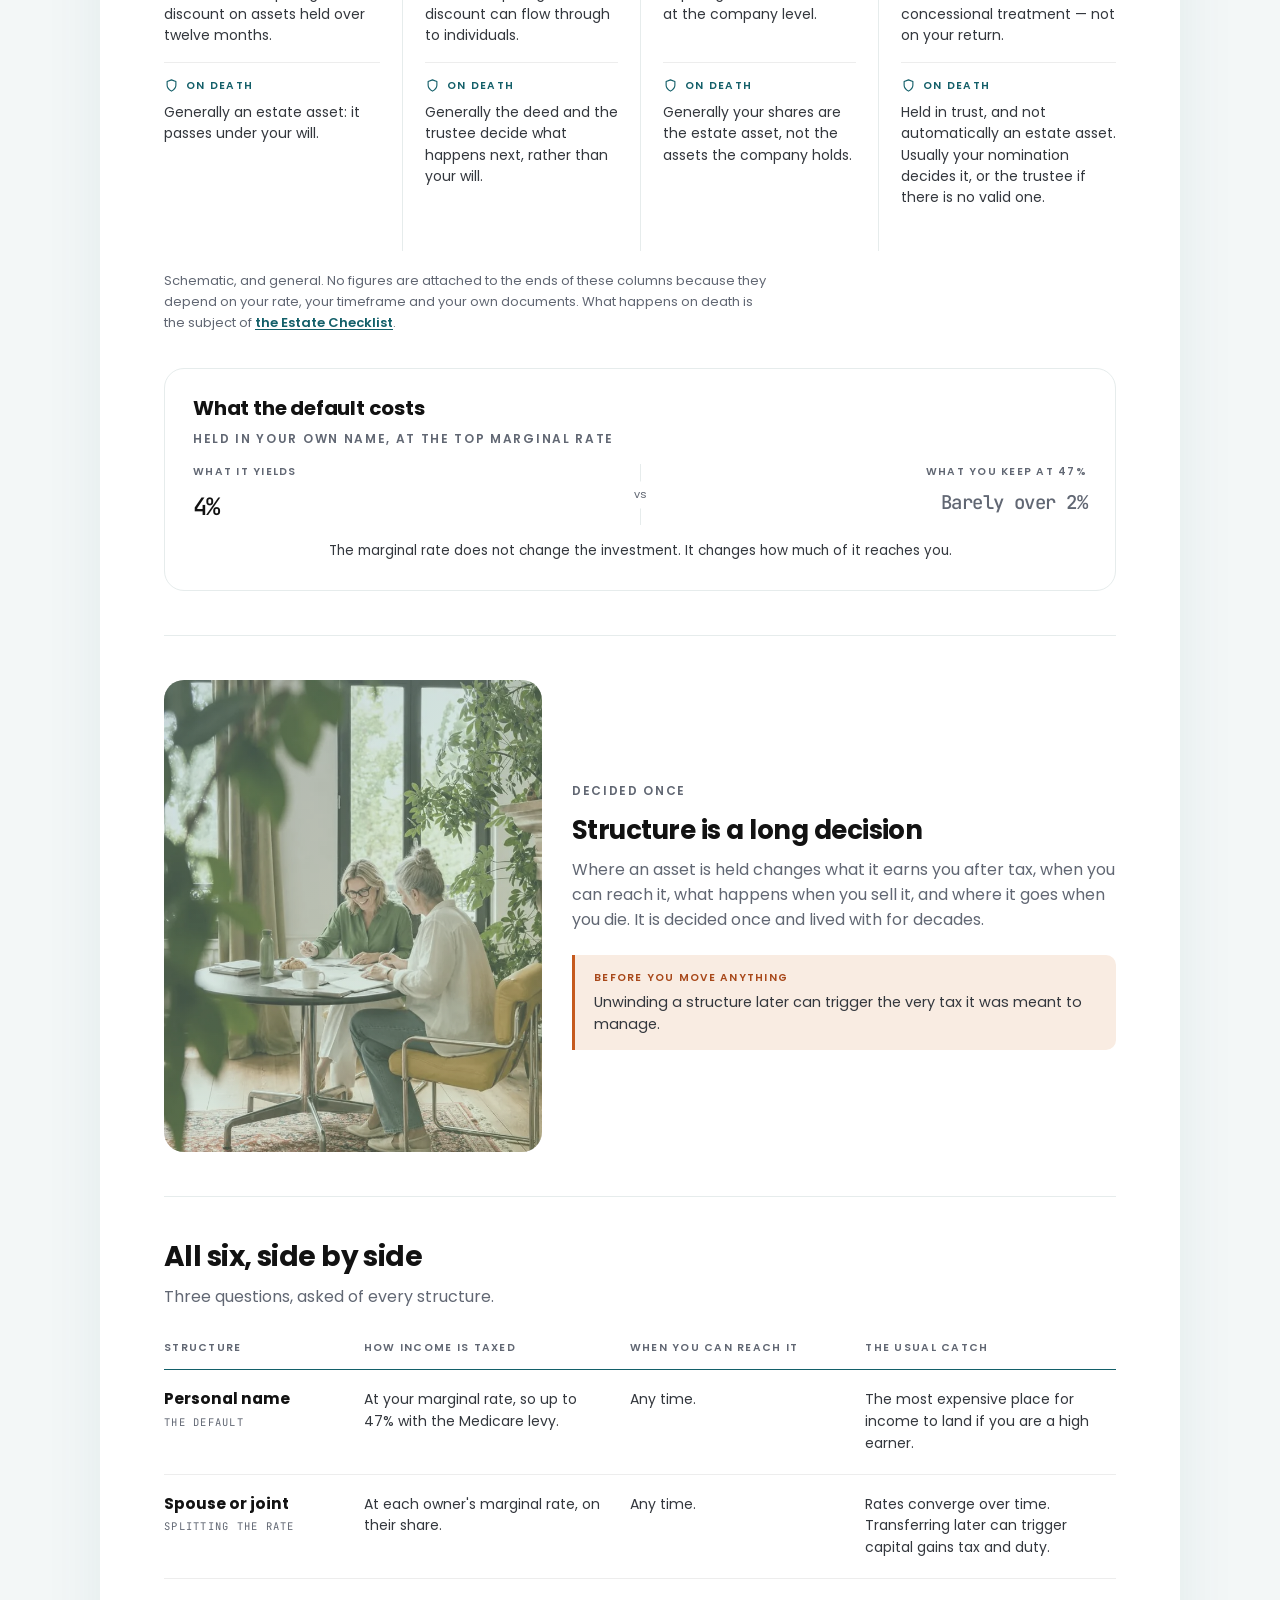
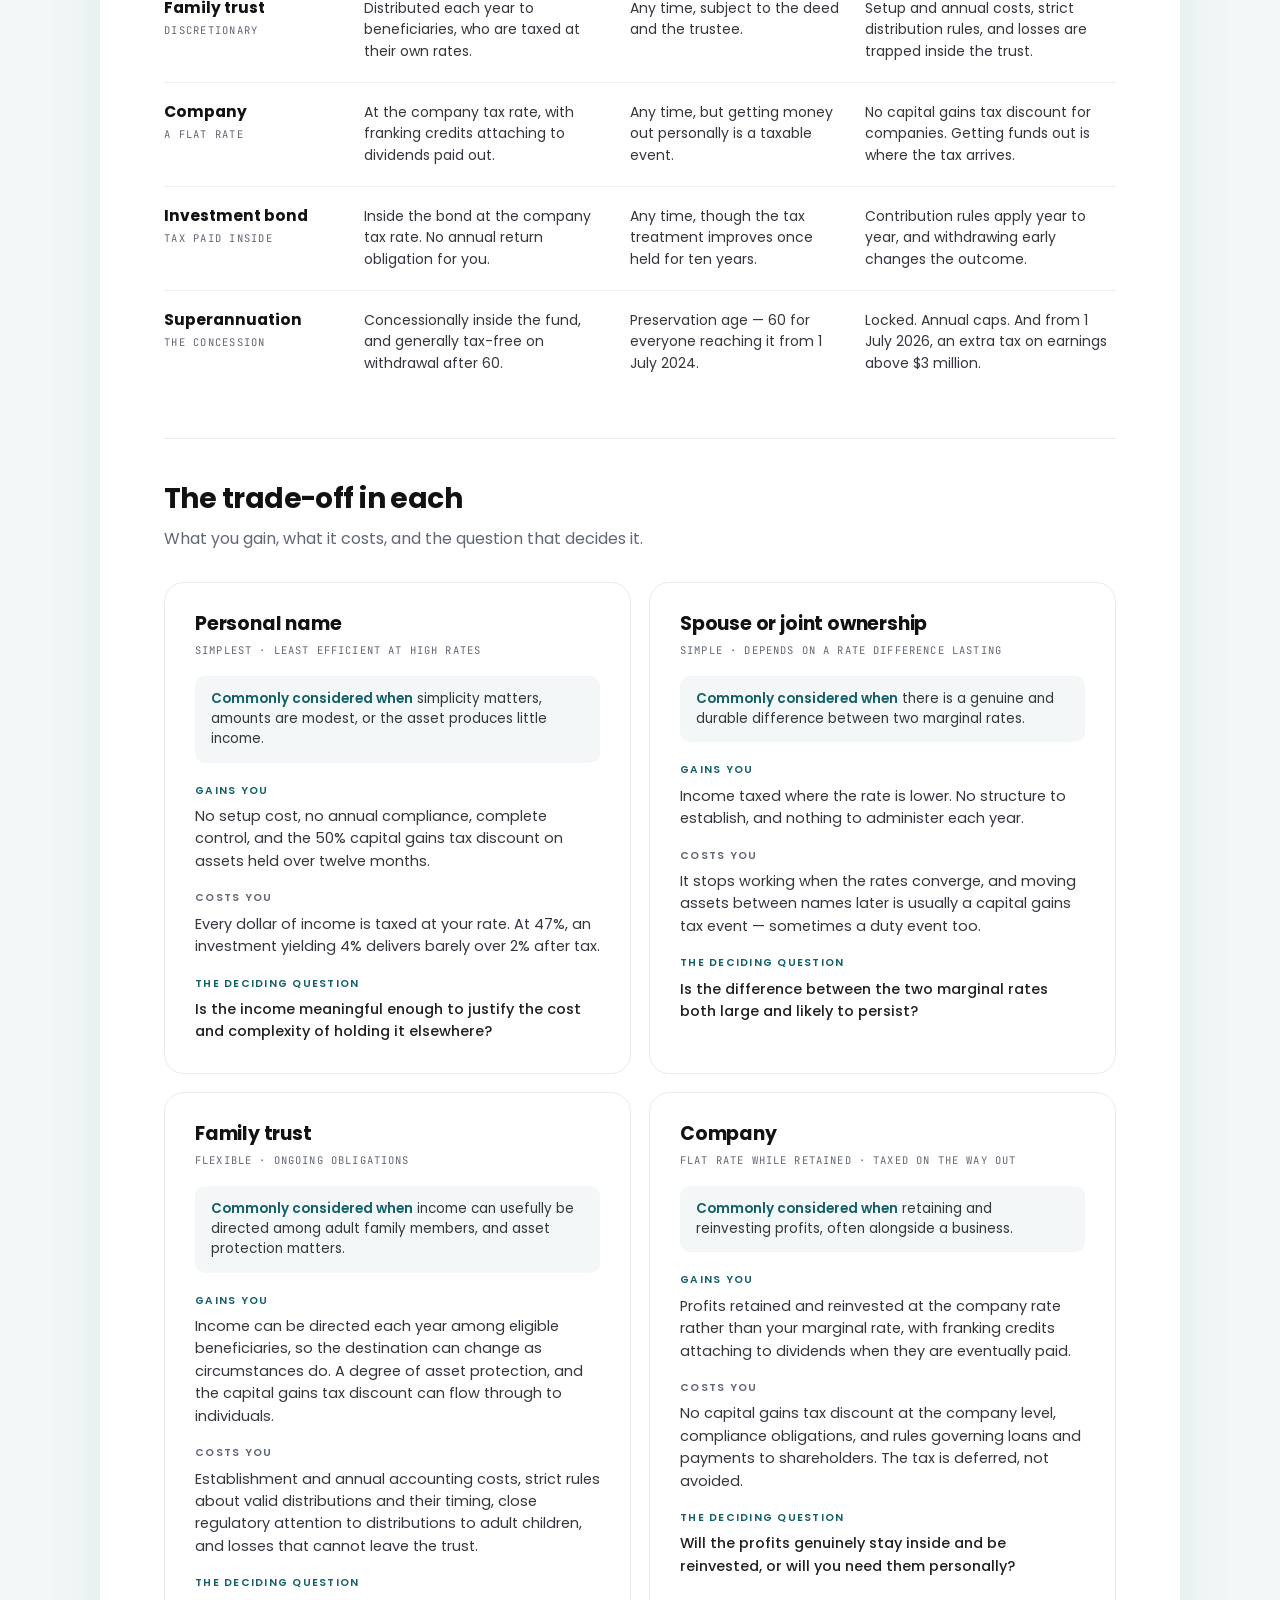
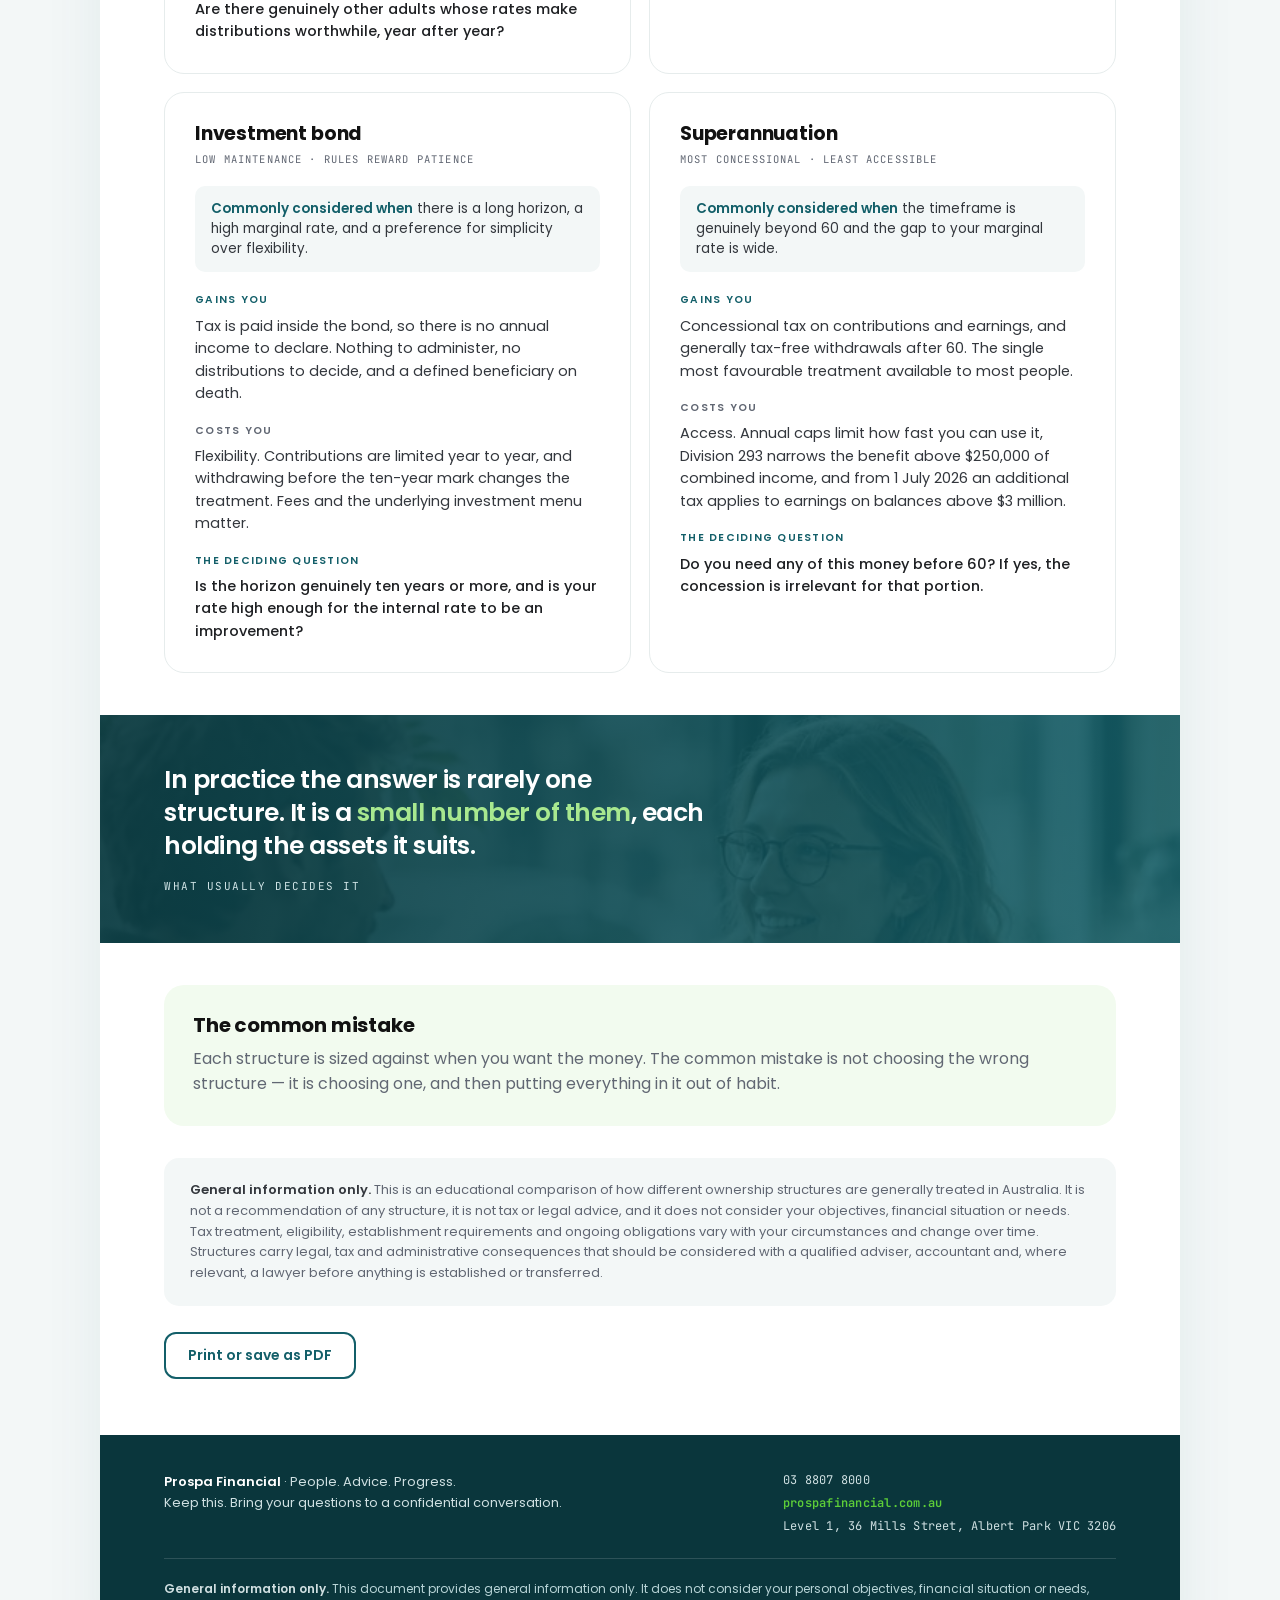
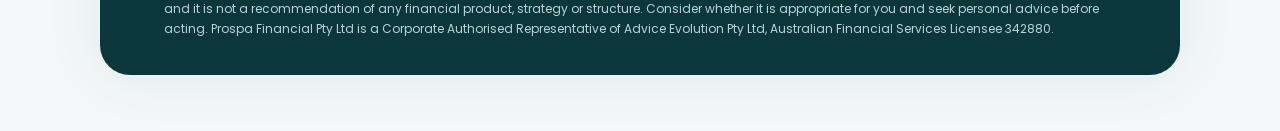
<file: magnets/08-structures.html>
<!DOCTYPE html>
<html lang="en-AU">
  <head>
    <meta charset="UTF-8" />
    <meta name="viewport" content="width=device-width, initial-scale=1.0" />
    <title>Where Your Wealth Lives — Prospa Financial</title>
    <meta
      name="description"
      content="Super, your own name, a trust, a company — how each one treats the same investment on income, on access, on sale and on death."
    />
    <link rel="icon" type="image/svg+xml" href="../assets/favicon.svg" />
    <link rel="preconnect" href="https://fonts.googleapis.com" />
    <link rel="preconnect" href="https://fonts.gstatic.com" crossorigin />
    <link
      href="https://fonts.googleapis.com/css2?family=Poppins:wght@300;400;500;600;700;800&family=JetBrains+Mono:wght@400;500&display=swap"
      rel="stylesheet"
    />
    <link rel="stylesheet" href="../assets/prospa.css" />
    <style>
      /* ==========================================================
         08 · WHERE YOUR WEALTH LIVES — sheet-local styles only.
         Nothing here is shared; every colour is a token.
         ========================================================== */

      /* ---------- 1 · One dollar, four homes ---------- */

      .jwrap {
        margin-top: 4px;
      }

      .jfan-head {
        display: flex;
        justify-content: center;
      }

      .jfan-chip {
        display: inline-flex;
        align-items: center;
        gap: 9px;
        padding: 9px 18px;
        border-radius: var(--r-pill);
        background: var(--bg1);
        color: var(--green-600);
        font-size: 11px;
        font-weight: 600;
        letter-spacing: 0.15em;
        text-transform: uppercase;
      }

      .jfan-chip::before {
        content: '';
        width: 7px;
        height: 7px;
        border-radius: 50%;
        background: var(--green);
        flex: none;
      }

      /* The fan only earns its space when all four columns sit side
         by side. Below that the columns stack and a fan would lie. */
      .jfan {
        display: none;
        width: 100%;
        height: auto;
        margin-top: 4px;
      }

      .jfan path {
        fill: none;
        stroke: var(--teal);
        stroke-width: 1.4;
        stroke-linecap: round;
        opacity: 0.45;
        animation: jfan-draw 1s var(--ease) forwards;
      }

      .jfan path:nth-of-type(1),
      .jfan path:nth-of-type(4) {
        stroke-dasharray: 470;
        stroke-dashoffset: 470;
      }

      .jfan path:nth-of-type(2),
      .jfan path:nth-of-type(3) {
        stroke-dasharray: 200;
        stroke-dashoffset: 200;
      }

      .jfan path:nth-of-type(2) {
        animation-delay: 0.08s;
      }
      .jfan path:nth-of-type(3) {
        animation-delay: 0.16s;
      }
      .jfan path:nth-of-type(4) {
        animation-delay: 0.24s;
      }

      .jfan circle {
        fill: var(--teal);
        opacity: 0;
        animation: jfan-dot 0.4s var(--ease) 0.95s forwards;
      }

      @keyframes jfan-draw {
        to {
          stroke-dashoffset: 0;
        }
      }

      @keyframes jfan-dot {
        to {
          opacity: 0.6;
        }
      }

      @media (prefers-reduced-motion: reduce) {
        .jfan path {
          stroke-dashoffset: 0;
          animation: none;
        }
        .jfan circle {
          opacity: 0.6;
          animation: none;
        }
      }

      /* The moment filter */
      .seg {
        display: inline-flex;
        flex-wrap: wrap;
        gap: 4px;
        margin: 0;
        padding: 5px;
        min-width: 0;
        border: 1px solid var(--line);
        border-radius: var(--r-pill);
        background: var(--white);
      }

      .seg label {
        display: inline-flex;
        align-items: center;
        padding: 8px 16px;
        border-radius: var(--r-pill);
        font-size: 12.5px;
        font-weight: 600;
        color: var(--gray);
        white-space: nowrap;
        cursor: pointer;
        transition: background var(--dur-snap) var(--ease), color var(--dur-snap) var(--ease);
      }

      .seg label:hover {
        color: var(--teal);
      }

      .seg input:checked + label {
        background: var(--teal);
        color: var(--white);
      }

      .seg input:focus-visible + label {
        outline: 2px solid var(--teal);
        outline-offset: 2px;
      }

      /* A pill that has wrapped onto two lines is no longer a pill.
         On a phone it becomes an honest 2 × 2 block instead. */
      @media screen and (max-width: 620px) {
        .seg {
          display: grid;
          grid-template-columns: 1fr 1fr;
          gap: 4px;
          width: 100%;
          border-radius: var(--r-md);
        }
        .seg label {
          justify-content: center;
          border-radius: var(--r-sm);
        }
      }

      /* The two figures are a pair. Left as drawn, the longer phrase
         on the right shouts over the number on the left. */
      #cost-of-default .w-compare-v {
        font-size: 24px;
      }

      #cost-of-default .w-compare-muted {
        font-size: 19px;
      }

      @media screen and (max-width: 560px) {
        #cost-of-default .w-compare-v {
          font-size: 19px;
        }
        #cost-of-default .w-compare-muted {
          font-size: 16px;
        }
      }

      /* The four columns */
      .jrn {
        display: grid;
        grid-template-columns: 1fr;
        margin-top: 20px;
        border-top: 1px solid var(--line);
      }

      .jcard {
        display: flex;
        flex-direction: column;
        padding: 24px 0 26px;
        border-bottom: 1px solid var(--line);
      }

      .jcard h3 {
        font-size: 18px;
        letter-spacing: -0.015em;
      }

      .jsub {
        display: block;
        margin-top: 6px;
        font-family: 'JetBrains Mono', monospace;
        font-size: 10.5px;
        letter-spacing: 0.12em;
        text-transform: uppercase;
        color: var(--gray);
      }

      .mo {
        padding-top: 16px;
        margin-top: 16px;
        border-top: 1px solid var(--line-2);
        transition: opacity var(--dur-base) var(--ease);
      }

      .mo-k {
        display: flex;
        align-items: center;
        gap: 7px;
        font-size: 10.5px;
        font-weight: 600;
        letter-spacing: 0.12em;
        text-transform: uppercase;
        color: var(--teal);
        margin-bottom: 8px;
      }

      .mo-k svg {
        width: 15px;
        height: 15px;
        flex: none;
      }

      .mo p {
        font-size: 14px;
        line-height: 1.52;
        color: var(--slate);
      }

      /* Focusing one moment quietens the other two. The default is
         "all three", so nothing is dimmed until the reader asks. */
      body:has(#mo-income:checked) .mo:not(.mo-income),
      body:has(#mo-sale:checked) .mo:not(.mo-sale),
      body:has(#mo-death:checked) .mo:not(.mo-death) {
        opacity: 0.32;
      }

      .jnote {
        margin-top: 20px;
        font-size: 13px;
        line-height: 1.6;
        color: var(--gray);
        max-width: 76ch;
      }

      .jnote a {
        color: var(--teal);
        font-weight: 600;
        text-decoration: underline;
        text-underline-offset: 2px;
      }

      @media screen and (min-width: 620px) {
        .jrn {
          grid-template-columns: 1fr 1fr;
          column-gap: 32px;
        }
      }

      @media screen and (min-width: 920px) {
        .jfan {
          display: block;
        }
        .jrn {
          grid-template-columns: repeat(4, 1fr);
          grid-template-rows: auto auto auto auto;
          column-gap: 0;
        }
        /* Subgrid keeps "on income" level across all four columns,
           so the sheet can be read across as well as down. Without
           subgrid the rows simply sit at their own heights. */
        .jcard {
          display: grid;
          grid-row: span 4;
          grid-template-rows: subgrid;
          padding: 26px 22px 28px;
          border-bottom: 0;
          border-left: 1px solid var(--line);
        }
        .jcard:first-child {
          border-left: 0;
          padding-left: 0;
        }
        .jcard:last-child {
          padding-right: 0;
        }
        .mo {
          margin-top: 0;
          padding-top: 15px;
          padding-bottom: 15px;
        }
      }

      /* ---------- 2 · The aside's one warning ---------- */

      .aside-h {
        font-size: 26px;
        letter-spacing: -0.02em;
        margin-bottom: 12px;
      }

      /* The single warm accent on this sheet. */
      .warn {
        margin-top: 22px;
        padding: 15px 19px;
        border-left: 3px solid var(--ember);
        border-radius: 0 var(--r-sm) var(--r-sm) 0;
        background: var(--ember-soft);
      }

      .warn b {
        display: block;
        font-size: 10.5px;
        font-weight: 600;
        letter-spacing: 0.12em;
        text-transform: uppercase;
        color: var(--ember-strong);
        margin-bottom: 6px;
      }

      .warn p {
        font-size: 14.5px;
        line-height: 1.5;
        color: var(--slate);
      }

      /* ---------- 3 · All six, side by side ---------- */

      .cmp {
        width: 100%;
        border-collapse: collapse;
        font-size: 14px;
      }

      .cmp th {
        text-align: left;
        font-size: 10.5px;
        font-weight: 600;
        letter-spacing: 0.12em;
        text-transform: uppercase;
        color: var(--gray);
        padding: 0 22px 13px 0;
        border-bottom: 1.5px solid var(--teal);
        vertical-align: bottom;
      }

      .cmp th:first-child {
        width: 21%;
      }

      .cmp th:last-child,
      .cmp td:last-child {
        padding-right: 0;
      }

      .cmp td {
        padding: 19px 22px 19px 0;
        border-bottom: 1px solid var(--line-2);
        vertical-align: top;
        color: var(--slate);
        line-height: 1.55;
      }

      .cmp tr:last-child td {
        border-bottom: none;
      }

      .cmp .name {
        color: var(--ink);
        font-weight: 700;
        font-size: 15.5px;
        line-height: 1.3;
      }

      .cmp .name span {
        display: block;
        margin-top: 6px;
        font-family: 'JetBrains Mono', monospace;
        font-weight: 400;
        font-size: 10.5px;
        letter-spacing: 0.12em;
        text-transform: uppercase;
        color: var(--gray);
      }

      /* The row label is real text, not generated content, so a
         screen reader announces it in card mode. */
      .cell-k {
        display: none;
      }

      /* Below 900px the table stops being a table and becomes one
         card per structure. Scoped to `screen` on purpose: on paper
         the page is narrower than 900px and must stay a table. */
      @media screen and (max-width: 899px) {
        .cmp,
        .cmp tbody,
        .cmp tr,
        .cmp td {
          display: block;
          width: 100%;
        }
        .cmp thead {
          display: none;
        }
        .cmp tr {
          border: 1px solid var(--line);
          border-radius: var(--r-lg);
          padding: 24px;
          margin-bottom: 14px;
        }
        .cmp tr:last-child {
          margin-bottom: 0;
        }
        .cmp td,
        .cmp tr:last-child td {
          padding: 0;
          border-bottom: 0;
        }
        .cmp td + td {
          margin-top: 16px;
          padding-top: 16px;
          border-top: 1px solid var(--line-2);
        }
        .cmp .name {
          font-size: 17px;
        }
        .cell-k {
          display: block;
          margin-bottom: 7px;
          font-size: 10.5px;
          font-weight: 600;
          letter-spacing: 0.12em;
          text-transform: uppercase;
          color: var(--teal);
        }
      }

      /* ---------- 4 · The trade-off in each ---------- */

      .struct {
        border: 1px solid var(--line);
        border-radius: var(--r-lg);
        padding: 30px;
        background: var(--white);
      }

      .struct h3 {
        font-size: 19px;
        margin-bottom: 7px;
      }

      .struct .sub {
        display: block;
        margin-bottom: 18px;
        font-family: 'JetBrains Mono', monospace;
        font-size: 10.5px;
        letter-spacing: 0.11em;
        text-transform: uppercase;
        color: var(--gray);
      }

      .struct .when {
        margin-bottom: 20px;
        padding: 13px 16px;
        border-radius: var(--r-sm);
        background: var(--bg2);
        font-size: 13.5px;
        line-height: 1.5;
        color: var(--slate);
      }

      .struct .when b {
        color: var(--teal);
        font-weight: 600;
      }

      .struct dl {
        margin: 0;
      }

      .struct dt {
        font-size: 10.5px;
        font-weight: 600;
        letter-spacing: 0.12em;
        text-transform: uppercase;
        color: var(--teal);
        margin-top: 18px;
      }

      .struct dt:first-child {
        margin-top: 0;
      }

      .struct dt.cost {
        color: var(--gray);
      }

      .struct dd {
        margin: 6px 0 0;
        font-size: 14.5px;
        line-height: 1.55;
        color: var(--slate);
      }

      .struct dd.q {
        color: var(--ink-2);
        font-weight: 500;
      }

      @media screen and (max-width: 760px) {
        .struct {
          padding: 24px;
        }
      }

      /* ---------- 5 · Print ---------- */

      @media print {
        .jfan,
        .seg {
          display: none !important;
        }
        .jfan-head {
          display: none;
        }
        .jrn {
          display: grid;
          grid-template-columns: 1fr 1fr;
          column-gap: 16pt;
          border-top: 1pt solid var(--line);
        }
        .jcard {
          display: block;
          padding: 9pt 0 10pt;
          border-left: 0;
          border-bottom: 1px solid var(--line);
          break-inside: avoid;
        }
        .jcard h3 {
          font-size: 11pt;
        }
        .mo {
          opacity: 1 !important;
          margin-top: 7pt;
          padding-top: 7pt;
        }
        .mo p {
          font-size: 8.8pt;
        }
        .jnote {
          font-size: 8pt;
        }
        .jnote a {
          text-decoration: none;
        }
        /* Fixed layout so the name column cannot eat the page and
           the three answers share what is left, evenly. */
        .cmp {
          font-size: 8.4pt;
          table-layout: fixed;
        }
        .cmp th {
          padding: 0 8pt 7pt 0;
        }
        .cmp th:first-child {
          width: 17%;
        }
        .cmp td {
          padding: 6pt 8pt 6pt 0;
        }
        .cmp .name {
          font-size: 9.5pt;
        }
        .cmp .name span {
          font-size: 6.6pt;
        }
        .cmp tr {
          break-inside: avoid;
        }
        .struct .when {
          margin-bottom: 10pt;
          padding: 0 0 0 10pt;
          border-left: 1px solid var(--line);
          background: none;
          border-radius: 0;
        }
        .struct {
          padding: 10pt 0;
          border: 0;
          border-top: 1px solid var(--line);
          border-radius: 0;
          break-inside: avoid;
        }
        .warn {
          background: none;
          border-left: 2pt solid var(--line);
        }
        .warn b {
          color: var(--slate);
        }
      }
    </style>
  </head>
  <body>
    <div data-sheet-back></div>

    <article class="sheet sheet-wide">
      <div data-sheet-masthead></div>
      <div data-sheet-hero></div>

      <div class="pad">
        <div class="eyebrow">Session tool 08 · Comparison</div>
        <h1 class="doc-title">Where Your <em>Wealth Lives</em></h1>
        <p class="lede">
          Super, your own name, a trust, a company. The same investment, very different
          outcomes.
        </p>

        <div class="card card-tint" style="margin: 32px 0 0">
          <p class="small">
            <b style="color: var(--ink)">How to read this.</b> No structure wins. Each one is good at
            something and costs you something else. The question is never "which is best" — it is
            "which trade-off suits me". This page is a map of the trade-offs. It is not a
            recommendation of any of them.
          </p>
        </div>

        <hr class="rule" />

        <!-- ============ One dollar, four homes ============ -->
        <div class="between" style="margin-bottom: 24px; align-items: flex-end">
          <div class="sec-head" style="margin-bottom: 0">
            <h2>One dollar, four homes</h2>
            <p>The same investment, held four different ways. Follow it down each column.</p>
          </div>

          <fieldset class="seg no-print">
            <legend class="sr-only">Focus on one moment</legend>
            <input class="sr-only" type="radio" name="moment" id="mo-all" checked />
            <label for="mo-all">All three</label>
            <input class="sr-only" type="radio" name="moment" id="mo-income" />
            <label for="mo-income">On income</label>
            <input class="sr-only" type="radio" name="moment" id="mo-sale" />
            <label for="mo-sale">On sale</label>
            <input class="sr-only" type="radio" name="moment" id="mo-death" />
            <label for="mo-death">On death</label>
          </fieldset>
        </div>

        <div class="jwrap">
          <div class="jfan-head"><span class="jfan-chip">One dollar, invested</span></div>

          <svg class="jfan" viewBox="0 0 1000 86" aria-hidden="true" focusable="false">
            <path d="M500 2 C500 44 125 40 125 82" />
            <path d="M500 2 C500 46 375 42 375 82" />
            <path d="M500 2 C500 46 625 42 625 82" />
            <path d="M500 2 C500 44 875 40 875 82" />
            <circle cx="125" cy="82" r="3.4" />
            <circle cx="375" cy="82" r="3.4" />
            <circle cx="625" cy="82" r="3.4" />
            <circle cx="875" cy="82" r="3.4" />
          </svg>

          <div class="jrn">
            <article class="jcard">
              <header>
                <h3>Your own name</h3>
                <span class="jsub">The default</span>
              </header>
              <div class="mo mo-income">
                <span class="mo-k">
                  <svg viewBox="0 0 24 24" fill="none" stroke="currentColor" stroke-width="1.8"
                       stroke-linecap="round" stroke-linejoin="round" aria-hidden="true">
                    <path d="M12 3v12" /><path d="m8 11 4 4 4-4" /><path d="M4 20h16" />
                  </svg>
                  On income
                </span>
                <p>Taxed at your marginal rate, so up to 47% with the Medicare levy.</p>
              </div>
              <div class="mo mo-sale">
                <span class="mo-k">
                  <svg viewBox="0 0 24 24" fill="none" stroke="currentColor" stroke-width="1.8"
                       stroke-linecap="round" stroke-linejoin="round" aria-hidden="true">
                    <path d="m3 17 5-5 4 3 6-7" /><path d="M15 8h5v5" />
                  </svg>
                  On sale
                </span>
                <p>A capital gain in your hands, with the 50% capital gains tax discount on assets held over twelve months.</p>
              </div>
              <div class="mo mo-death">
                <span class="mo-k">
                  <svg viewBox="0 0 24 24" fill="none" stroke="currentColor" stroke-width="1.8"
                       stroke-linecap="round" stroke-linejoin="round" aria-hidden="true">
                    <path d="M12 21s7-4.2 7-9.5V5.6L12 3 5 5.6v5.9C5 16.8 12 21 12 21z" />
                  </svg>
                  On death
                </span>
                <p>Generally an estate asset: it passes under your will.</p>
              </div>
            </article>

            <article class="jcard">
              <header>
                <h3>A family trust</h3>
                <span class="jsub">Discretionary</span>
              </header>
              <div class="mo mo-income">
                <span class="mo-k">
                  <svg viewBox="0 0 24 24" fill="none" stroke="currentColor" stroke-width="1.8"
                       stroke-linecap="round" stroke-linejoin="round" aria-hidden="true">
                    <path d="M12 3v12" /><path d="m8 11 4 4 4-4" /><path d="M4 20h16" />
                  </svg>
                  On income
                </span>
                <p>Distributed each year to beneficiaries, who are taxed at their own rates.</p>
              </div>
              <div class="mo mo-sale">
                <span class="mo-k">
                  <svg viewBox="0 0 24 24" fill="none" stroke="currentColor" stroke-width="1.8"
                       stroke-linecap="round" stroke-linejoin="round" aria-hidden="true">
                    <path d="m3 17 5-5 4 3 6-7" /><path d="M15 8h5v5" />
                  </svg>
                  On sale
                </span>
                <p>A capital gain in the trust, and the capital gains tax discount can flow through to individuals.</p>
              </div>
              <div class="mo mo-death">
                <span class="mo-k">
                  <svg viewBox="0 0 24 24" fill="none" stroke="currentColor" stroke-width="1.8"
                       stroke-linecap="round" stroke-linejoin="round" aria-hidden="true">
                    <path d="M12 21s7-4.2 7-9.5V5.6L12 3 5 5.6v5.9C5 16.8 12 21 12 21z" />
                  </svg>
                  On death
                </span>
                <p>Generally the deed and the trustee decide what happens next, rather than your will.</p>
              </div>
            </article>

            <article class="jcard">
              <header>
                <h3>A company</h3>
                <span class="jsub">A flat rate</span>
              </header>
              <div class="mo mo-income">
                <span class="mo-k">
                  <svg viewBox="0 0 24 24" fill="none" stroke="currentColor" stroke-width="1.8"
                       stroke-linecap="round" stroke-linejoin="round" aria-hidden="true">
                    <path d="M12 3v12" /><path d="m8 11 4 4 4-4" /><path d="M4 20h16" />
                  </svg>
                  On income
                </span>
                <p>Taxed at the company tax rate, with franking credits attaching to dividends paid out.</p>
              </div>
              <div class="mo mo-sale">
                <span class="mo-k">
                  <svg viewBox="0 0 24 24" fill="none" stroke="currentColor" stroke-width="1.8"
                       stroke-linecap="round" stroke-linejoin="round" aria-hidden="true">
                    <path d="m3 17 5-5 4 3 6-7" /><path d="M15 8h5v5" />
                  </svg>
                  On sale
                </span>
                <p>A capital gain with no capital gains tax discount at the company level.</p>
              </div>
              <div class="mo mo-death">
                <span class="mo-k">
                  <svg viewBox="0 0 24 24" fill="none" stroke="currentColor" stroke-width="1.8"
                       stroke-linecap="round" stroke-linejoin="round" aria-hidden="true">
                    <path d="M12 21s7-4.2 7-9.5V5.6L12 3 5 5.6v5.9C5 16.8 12 21 12 21z" />
                  </svg>
                  On death
                </span>
                <p>Generally your shares are the estate asset, not the assets the company holds.</p>
              </div>
            </article>

            <article class="jcard">
              <header>
                <h3>Superannuation</h3>
                <span class="jsub">The concession</span>
              </header>
              <div class="mo mo-income">
                <span class="mo-k">
                  <svg viewBox="0 0 24 24" fill="none" stroke="currentColor" stroke-width="1.8"
                       stroke-linecap="round" stroke-linejoin="round" aria-hidden="true">
                    <path d="M12 3v12" /><path d="m8 11 4 4 4-4" /><path d="M4 20h16" />
                  </svg>
                  On income
                </span>
                <p>Taxed concessionally inside the fund — and you cannot reach it before 60.</p>
              </div>
              <div class="mo mo-sale">
                <span class="mo-k">
                  <svg viewBox="0 0 24 24" fill="none" stroke="currentColor" stroke-width="1.8"
                       stroke-linecap="round" stroke-linejoin="round" aria-hidden="true">
                    <path d="m3 17 5-5 4 3 6-7" /><path d="M15 8h5v5" />
                  </svg>
                  On sale
                </span>
                <p>A gain realised inside the fund, under the fund's own concessional treatment — not on your return.</p>
              </div>
              <div class="mo mo-death">
                <span class="mo-k">
                  <svg viewBox="0 0 24 24" fill="none" stroke="currentColor" stroke-width="1.8"
                       stroke-linecap="round" stroke-linejoin="round" aria-hidden="true">
                    <path d="M12 21s7-4.2 7-9.5V5.6L12 3 5 5.6v5.9C5 16.8 12 21 12 21z" />
                  </svg>
                  On death
                </span>
                <p>Held in trust, and not automatically an estate asset. Usually your nomination
                  decides it, or the trustee if there is no valid one.</p>
              </div>
            </article>
          </div>

          <p class="jnote">
            Schematic, and general. No figures are attached to the ends of these columns because they
            depend on your rate, your timeframe and your own documents. What happens on death is the
            subject of <a href="10-estate-checklist.html">the Estate Checklist</a>.
          </p>
        </div>

        <div class="card" style="margin-top: 34px">
          <h3 class="step-h">What the default costs</h3>
          <p class="sub-h" style="margin-top: 10px">Held in your own name, at the top marginal rate</p>
          <div id="cost-of-default"></div>
        </div>

        <hr class="rule" />

        <!-- ============ Decided once ============ -->
        <div class="lm-aside" style="--lm-aside-pos: 50% 40%">
          <div class="lm-aside-img">
            <img
              src="../assets/img/photo/women-financial-planning-documents-home.webp"
              alt=""
              loading="lazy"
              decoding="async"
            />
          </div>
          <div>
            <p class="sub-h">Decided once</p>
            <h2 class="aside-h">Structure is a long decision</h2>
            <p class="muted">
              Where an asset is held changes what it earns you after tax, when you can reach it, what
              happens when you sell it, and where it goes when you die. It is decided once and lived
              with for decades.
            </p>
            <div class="warn">
              <b>Before you move anything</b>
              <p>Unwinding a structure later can trigger the very tax it was meant to manage.</p>
            </div>
          </div>
        </div>

        <hr class="rule" />

        <!-- ============ All six, side by side ============ -->
        <div class="sec-head">
          <h2>All six, side by side</h2>
          <p>Three questions, asked of every structure.</p>
        </div>

        <table class="cmp">
          <thead>
            <tr>
              <th scope="col">Structure</th>
              <th scope="col">How income is taxed</th>
              <th scope="col">When you can reach it</th>
              <th scope="col">The usual catch</th>
            </tr>
          </thead>
          <tbody>
            <tr>
              <td class="name">Personal name<span>The default</span></td>
              <td>
                <span class="cell-k">How income is taxed</span>
                At your marginal rate, so up to 47% with the Medicare levy.
              </td>
              <td><span class="cell-k">When you can reach it</span>Any time.</td>
              <td>
                <span class="cell-k">The usual catch</span>
                The most expensive place for income to land if you are a high earner.
              </td>
            </tr>
            <tr>
              <td class="name">Spouse or joint<span>Splitting the rate</span></td>
              <td>
                <span class="cell-k">How income is taxed</span>
                At each owner's marginal rate, on their share.
              </td>
              <td><span class="cell-k">When you can reach it</span>Any time.</td>
              <td>
                <span class="cell-k">The usual catch</span>
                Rates converge over time. Transferring later can trigger capital gains tax and duty.
              </td>
            </tr>
            <tr>
              <td class="name">Family trust<span>Discretionary</span></td>
              <td>
                <span class="cell-k">How income is taxed</span>
                Distributed each year to beneficiaries, who are taxed at their own rates.
              </td>
              <td>
                <span class="cell-k">When you can reach it</span>
                Any time, subject to the deed and the trustee.
              </td>
              <td>
                <span class="cell-k">The usual catch</span>
                Setup and annual costs, strict distribution rules, and losses are trapped inside the
                trust.
              </td>
            </tr>
            <tr>
              <td class="name">Company<span>A flat rate</span></td>
              <td>
                <span class="cell-k">How income is taxed</span>
                At the company tax rate, with franking credits attaching to dividends paid out.
              </td>
              <td>
                <span class="cell-k">When you can reach it</span>
                Any time, but getting money out personally is a taxable event.
              </td>
              <td>
                <span class="cell-k">The usual catch</span>
                No capital gains tax discount for companies. Getting funds out is where the tax
                arrives.
              </td>
            </tr>
            <tr>
              <td class="name">Investment bond<span>Tax paid inside</span></td>
              <td>
                <span class="cell-k">How income is taxed</span>
                Inside the bond at the company tax rate. No annual return obligation for you.
              </td>
              <td>
                <span class="cell-k">When you can reach it</span>
                Any time, though the tax treatment improves once held for ten years.
              </td>
              <td>
                <span class="cell-k">The usual catch</span>
                Contribution rules apply year to year, and withdrawing early changes the outcome.
              </td>
            </tr>
            <tr>
              <td class="name">Superannuation<span>The concession</span></td>
              <td>
                <span class="cell-k">How income is taxed</span>
                Concessionally inside the fund, and generally tax-free on withdrawal after 60.
              </td>
              <td>
                <span class="cell-k">When you can reach it</span>
                Preservation age — 60 for everyone reaching it from 1 July 2024.
              </td>
              <td>
                <span class="cell-k">The usual catch</span>
                Locked. Annual caps. And from 1 July 2026, an extra tax on earnings above $3 million.
              </td>
            </tr>
          </tbody>
        </table>

        <hr class="rule" />

        <!-- ============ The trade-off in each ============ -->
        <div class="sec-head">
          <h2>The trade-off in each</h2>
          <p>What you gain, what it costs, and the question that decides it.</p>
        </div>

        <div class="grid g2">
          <div class="struct">
            <h3>Personal name</h3>
            <span class="sub">Simplest · Least efficient at high rates</span>
            <p class="when">
              <b>Commonly considered when</b> simplicity matters, amounts are modest, or the asset
              produces little income.
            </p>
            <dl>
              <dt>Gains you</dt>
              <dd>
                No setup cost, no annual compliance, complete control, and the 50% capital gains tax
                discount on assets held over twelve months.
              </dd>
              <dt class="cost">Costs you</dt>
              <dd>
                Every dollar of income is taxed at your rate. At 47%, an investment yielding 4%
                delivers barely over 2% after tax.
              </dd>
              <dt>The deciding question</dt>
              <dd class="q">
                Is the income meaningful enough to justify the cost and complexity of holding it
                elsewhere?
              </dd>
            </dl>
          </div>

          <div class="struct">
            <h3>Spouse or joint ownership</h3>
            <span class="sub">Simple · Depends on a rate difference lasting</span>
            <p class="when">
              <b>Commonly considered when</b> there is a genuine and durable difference between two
              marginal rates.
            </p>
            <dl>
              <dt>Gains you</dt>
              <dd>
                Income taxed where the rate is lower. No structure to establish, and nothing to
                administer each year.
              </dd>
              <dt class="cost">Costs you</dt>
              <dd>
                It stops working when the rates converge, and moving assets between names later is
                usually a capital gains tax event — sometimes a duty event too.
              </dd>
              <dt>The deciding question</dt>
              <dd class="q">
                Is the difference between the two marginal rates both large and likely to persist?
              </dd>
            </dl>
          </div>

          <div class="struct">
            <h3>Family trust</h3>
            <span class="sub">Flexible · Ongoing obligations</span>
            <p class="when">
              <b>Commonly considered when</b> income can usefully be directed among adult family
              members, and asset protection matters.
            </p>
            <dl>
              <dt>Gains you</dt>
              <dd>
                Income can be directed each year among eligible beneficiaries, so the destination can
                change as circumstances do. A degree of asset protection, and the capital gains tax
                discount can flow through to individuals.
              </dd>
              <dt class="cost">Costs you</dt>
              <dd>
                Establishment and annual accounting costs, strict rules about valid distributions and
                their timing, close regulatory attention to distributions to adult children, and
                losses that cannot leave the trust.
              </dd>
              <dt>The deciding question</dt>
              <dd class="q">
                Are there genuinely other adults whose rates make distributions worthwhile, year
                after year?
              </dd>
            </dl>
          </div>

          <div class="struct">
            <h3>Company</h3>
            <span class="sub">Flat rate while retained · Taxed on the way out</span>
            <p class="when">
              <b>Commonly considered when</b> retaining and reinvesting profits, often alongside a
              business.
            </p>
            <dl>
              <dt>Gains you</dt>
              <dd>
                Profits retained and reinvested at the company rate rather than your marginal rate,
                with franking credits attaching to dividends when they are eventually paid.
              </dd>
              <dt class="cost">Costs you</dt>
              <dd>
                No capital gains tax discount at the company level, compliance obligations, and rules
                governing loans and payments to shareholders. The tax is deferred, not avoided.
              </dd>
              <dt>The deciding question</dt>
              <dd class="q">
                Will the profits genuinely stay inside and be reinvested, or will you need them
                personally?
              </dd>
            </dl>
          </div>

          <div class="struct">
            <h3>Investment bond</h3>
            <span class="sub">Low maintenance · Rules reward patience</span>
            <p class="when">
              <b>Commonly considered when</b> there is a long horizon, a high marginal rate, and a
              preference for simplicity over flexibility.
            </p>
            <dl>
              <dt>Gains you</dt>
              <dd>
                Tax is paid inside the bond, so there is no annual income to declare. Nothing to
                administer, no distributions to decide, and a defined beneficiary on death.
              </dd>
              <dt class="cost">Costs you</dt>
              <dd>
                Flexibility. Contributions are limited year to year, and withdrawing before the
                ten-year mark changes the treatment. Fees and the underlying investment menu matter.
              </dd>
              <dt>The deciding question</dt>
              <dd class="q">
                Is the horizon genuinely ten years or more, and is your rate high enough for the
                internal rate to be an improvement?
              </dd>
            </dl>
          </div>

          <div class="struct">
            <h3>Superannuation</h3>
            <span class="sub">Most concessional · Least accessible</span>
            <p class="when">
              <b>Commonly considered when</b> the timeframe is genuinely beyond 60 and the gap to
              your marginal rate is wide.
            </p>
            <dl>
              <dt>Gains you</dt>
              <dd>
                Concessional tax on contributions and earnings, and generally tax-free withdrawals
                after 60. The single most favourable treatment available to most people.
              </dd>
              <dt class="cost">Costs you</dt>
              <dd>
                Access. Annual caps limit how fast you can use it, Division 293 narrows the benefit
                above $250,000 of combined income, and from 1 July 2026 an additional tax applies to
                earnings on balances above $3 million.
              </dd>
              <dt>The deciding question</dt>
              <dd class="q">
                Do you need any of this money before 60? If yes, the concession is irrelevant for
                that portion.
              </dd>
            </dl>
          </div>
        </div>

        <div class="lm-photoband">
          <img
            src="../assets/img/photo/professionals-cafe-meeting-coffee-discussion.webp"
            alt=""
            loading="lazy"
            decoding="async"
          />
          <p>
            In practice the answer is rarely one structure. It is a
            <em>small number of them</em>, each holding the assets it suits.
          </p>
          <span class="lm-band-k">What usually decides it</span>
        </div>

        <div class="card card-green">
          <h3 class="step-h">The common mistake</h3>
          <p class="muted" style="margin-top: 10px">
            Each structure is sized against when you want the money. The common mistake is not
            choosing the wrong structure — it is choosing one, and then putting everything in it out
            of habit.
          </p>
        </div>

        <div class="disclaimer" style="margin-top: 32px">
          <b>General information only.</b> This is an educational comparison of how different
          ownership structures are generally treated in Australia. It is not a recommendation of any
          structure, it is not tax or legal advice, and it does not consider your objectives,
          financial situation or needs. Tax treatment, eligibility, establishment requirements and
          ongoing obligations vary with your circumstances and change over time. Structures carry
          legal, tax and administrative consequences that should be considered with a qualified
          adviser, accountant and, where relevant, a lawyer before anything is established or
          transferred.
        </div>

        <div class="row no-print" style="margin-top: 26px">
          <button class="btn btn-outline btn-sm" data-print>Print or save as PDF</button>
        </div>
      </div>

      <div data-sheet-foot></div>
    </article>

    <script type="module">
      import { mountSheet, wirePrint } from '../assets/sheet.js'
      import { comparison } from '../assets/widgets.js'

      mountSheet({
        no: '08',
        kind: 'Comparison',
        wide: true,
        hero: { src: 'art/08-columns.webp', alt: '', variant: 'art', pos: '50% 58%' },
      })

      // The one two-way contrast the sheet already states, drawn as a figure:
      // "At 47%, an investment yielding 4% delivers barely over 2% after tax."
      const cost = document.getElementById('cost-of-default')
      if (cost) {
        comparison(cost, {
          a: '4%',
          aLabel: 'What it yields',
          b: 'Barely over 2%',
          bLabel: 'What you keep at 47%',
          note:
            'The marginal rate does not change the investment. It changes how much of it reaches you.',
        })
      }

      wirePrint()
    </script>
  </body>
</html>
</file>
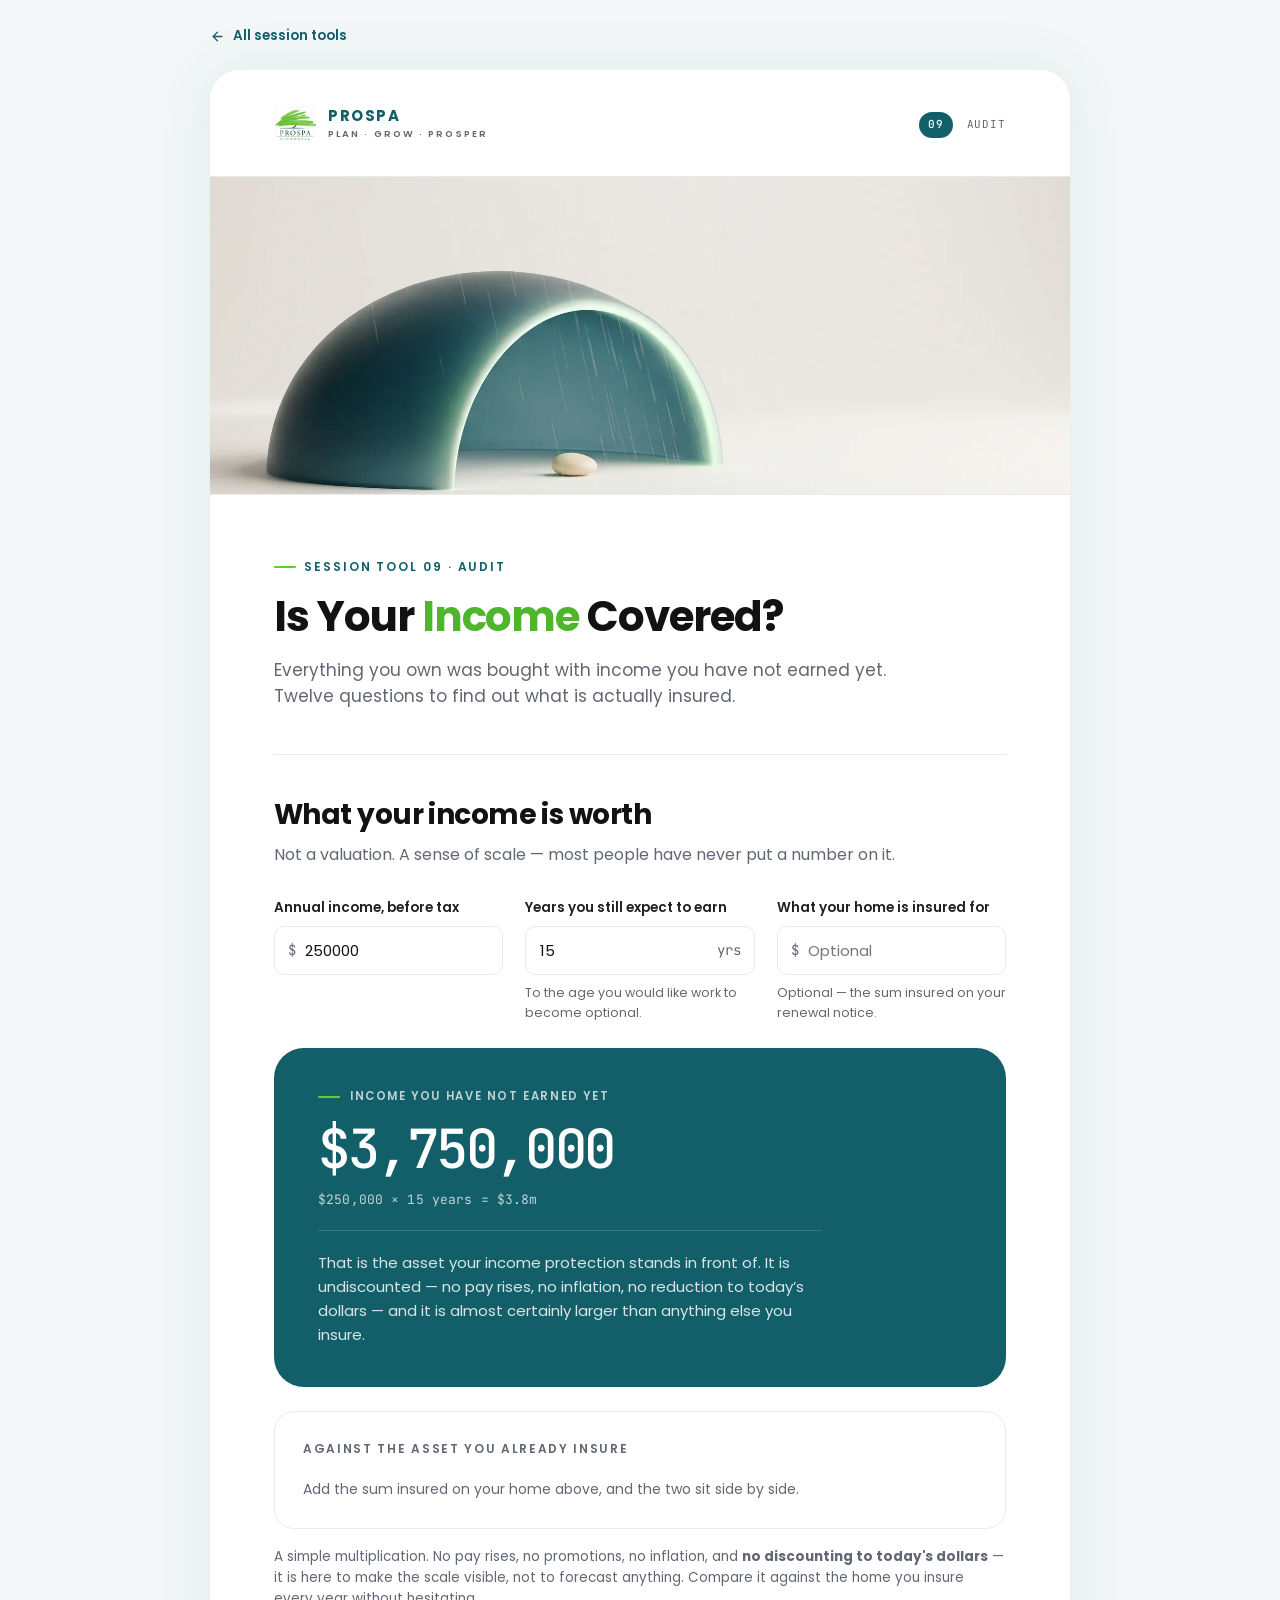
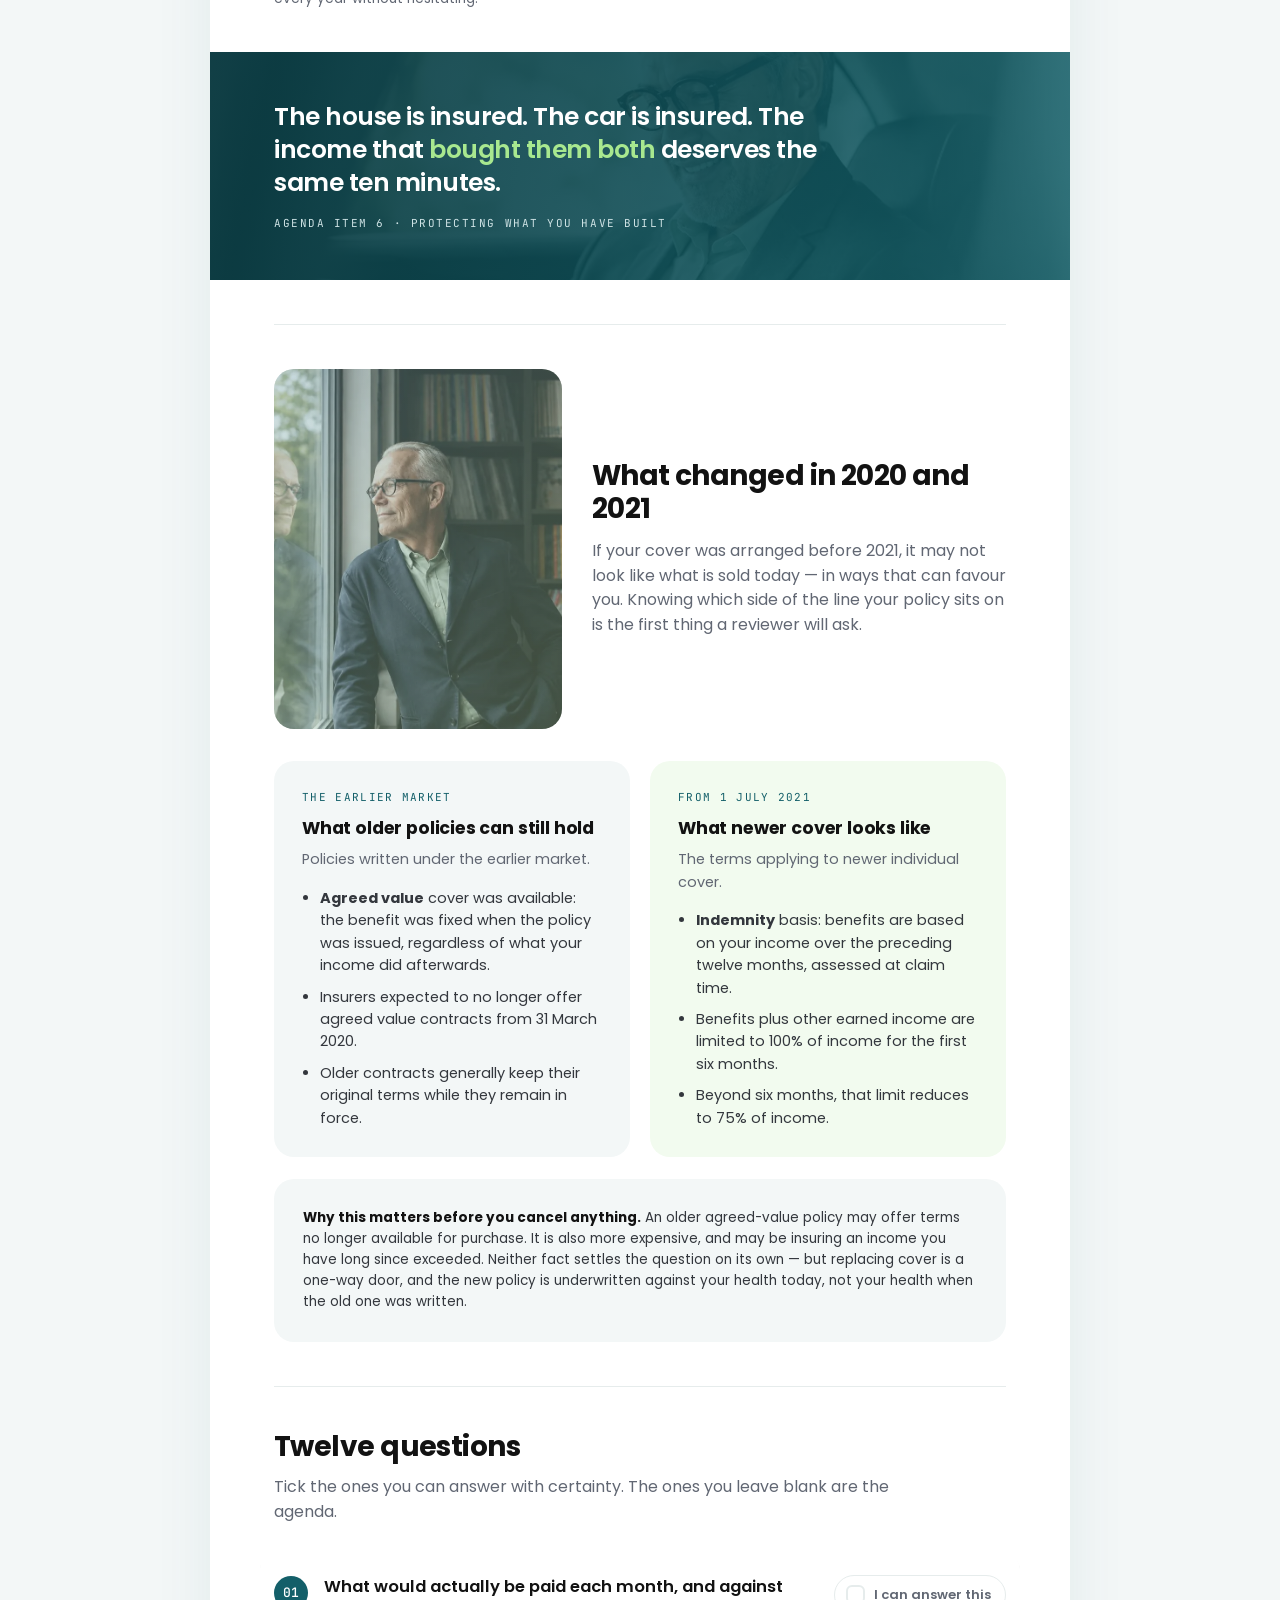
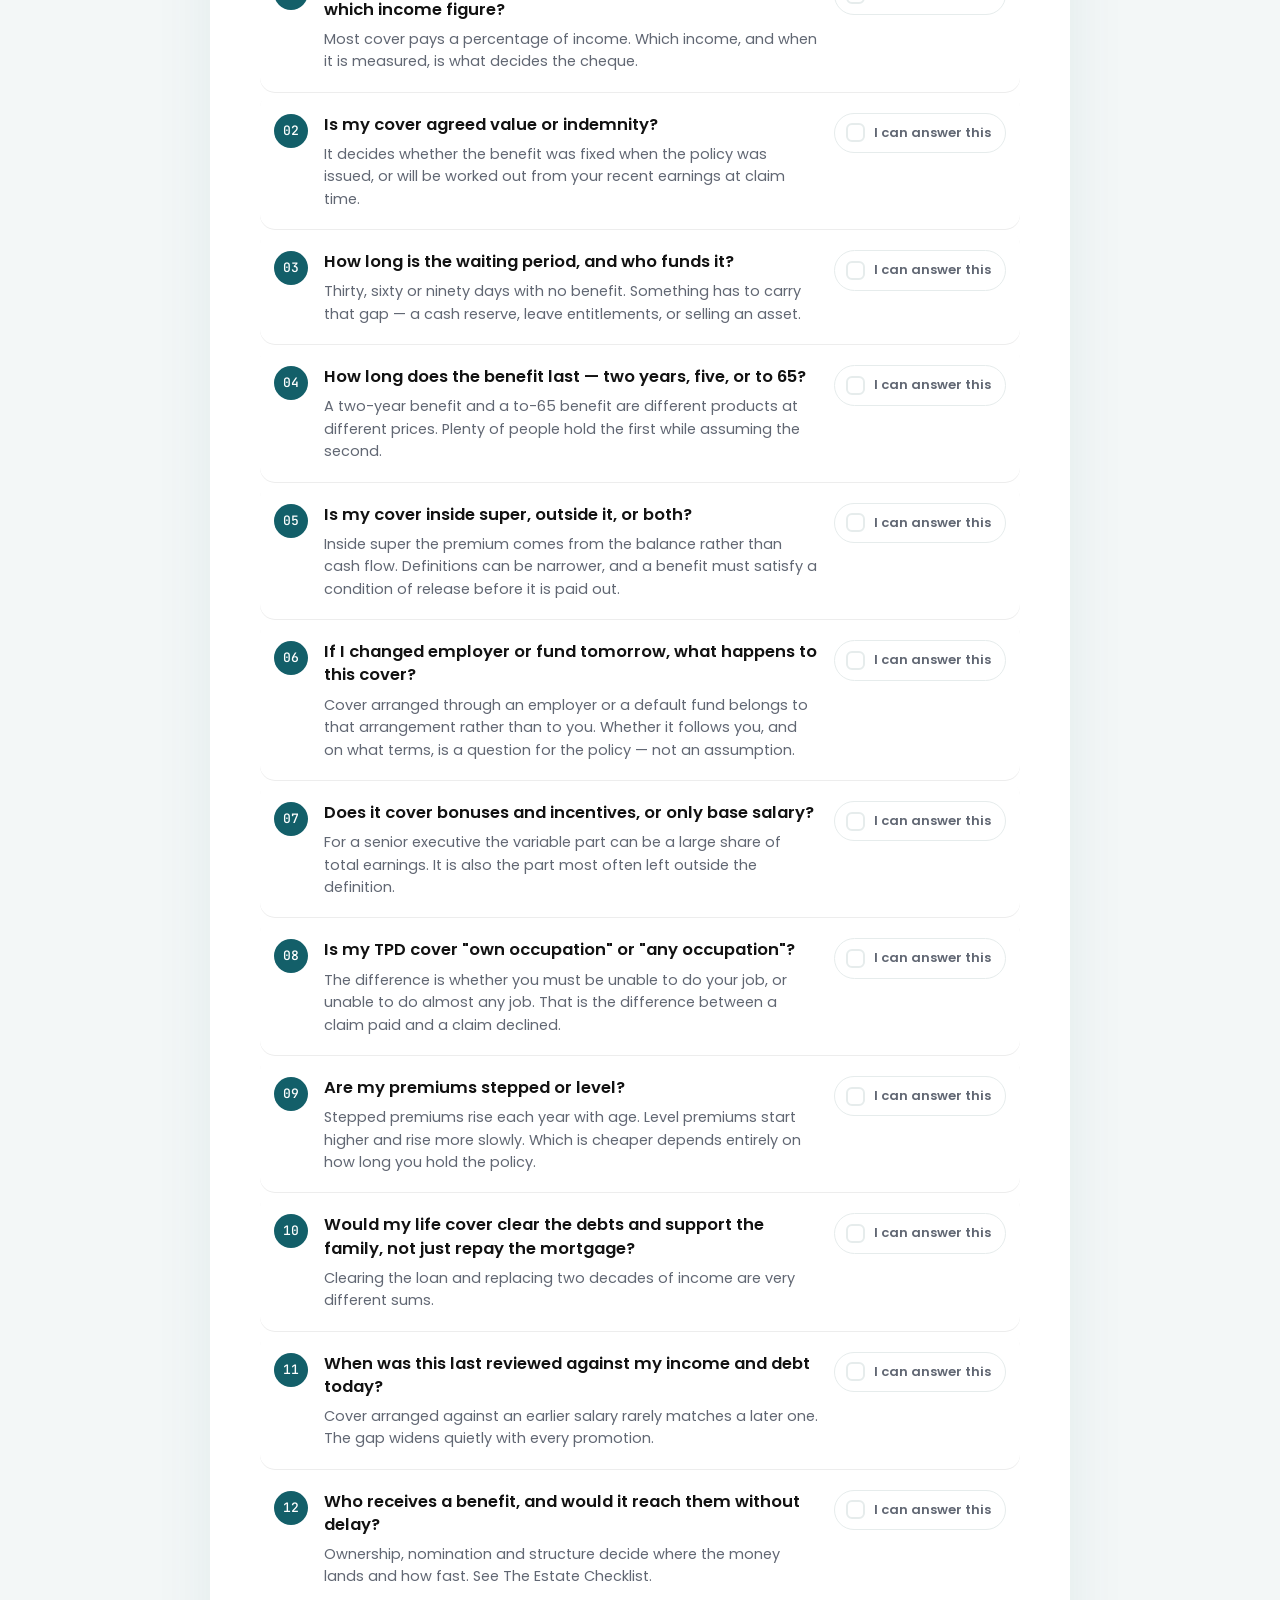
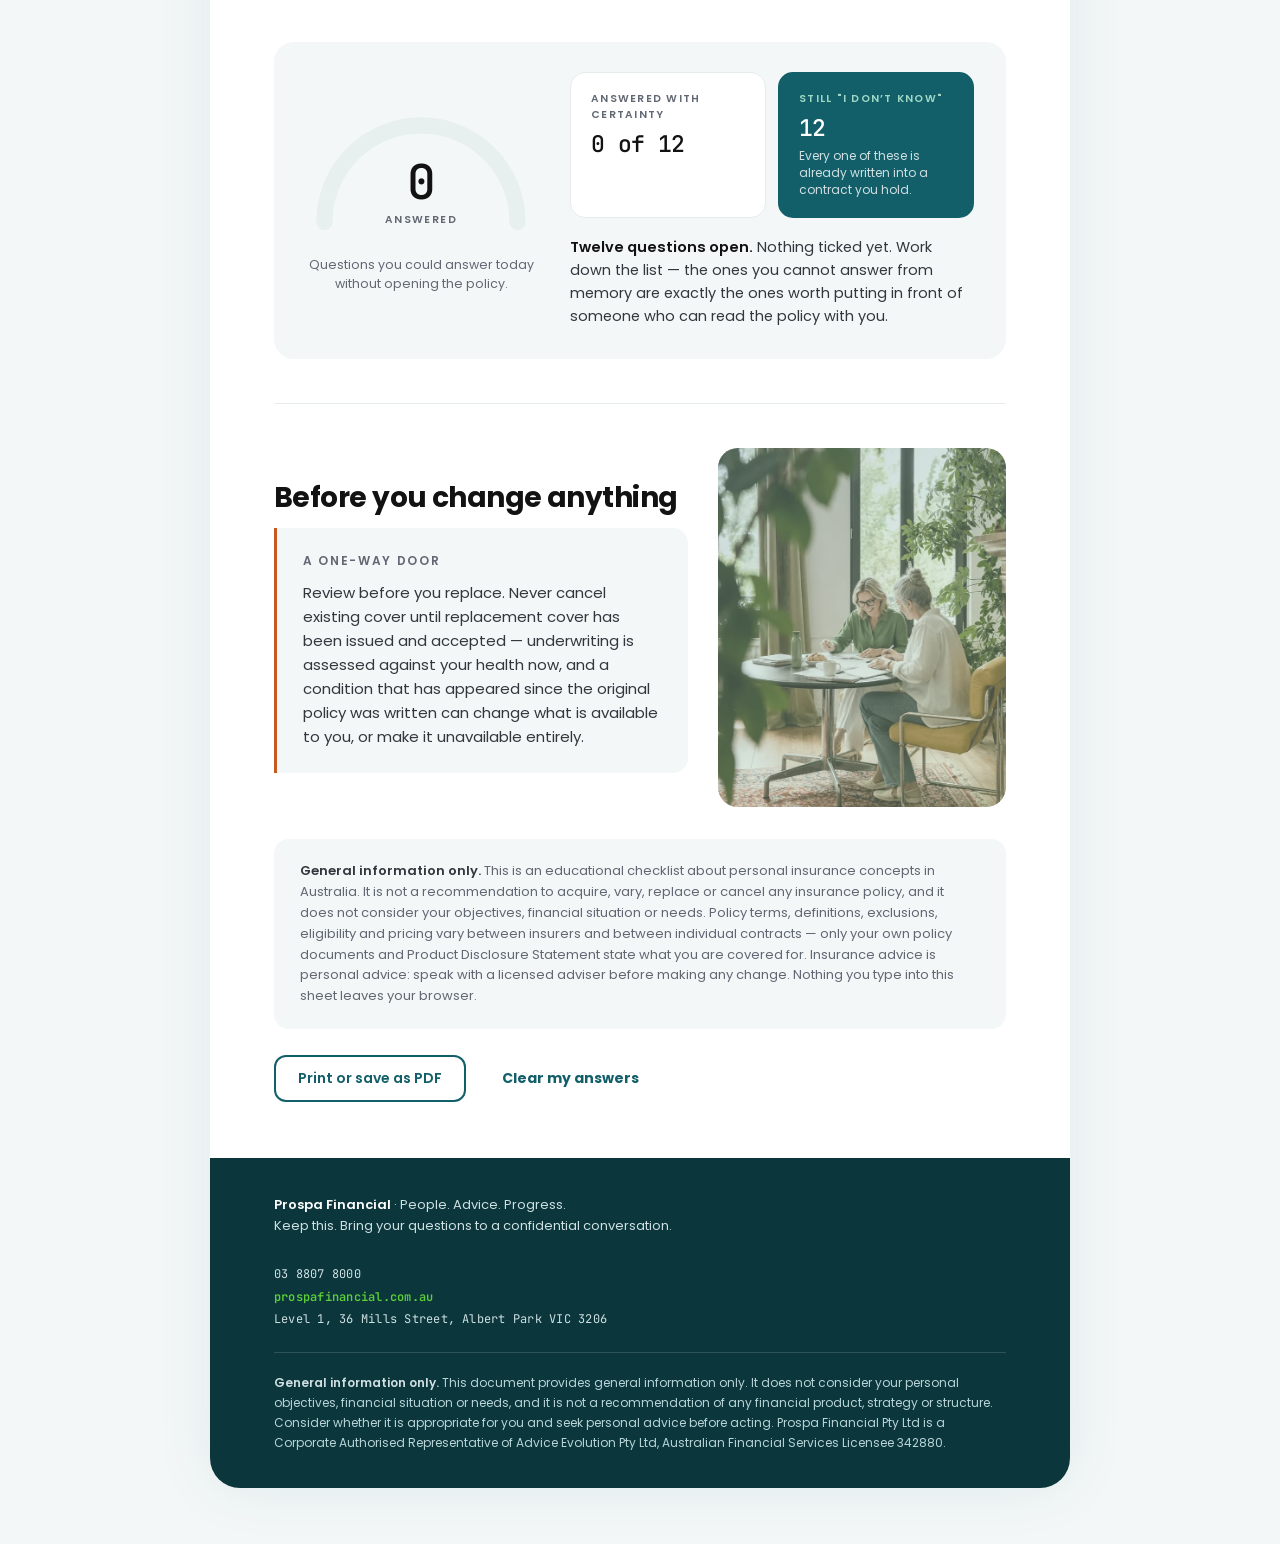
<file: magnets/09-income-protection.html>
<!DOCTYPE html>
<html lang="en-AU">
  <head>
    <meta charset="UTF-8" />
    <meta name="viewport" content="width=device-width, initial-scale=1.0" />
    <title>Is Your Income Covered? — Prospa Financial</title>
    <meta
      name="description"
      content="Everything you own was bought with income you have not earned yet. Twelve questions to find out what is actually insured."
    />
    <link rel="icon" type="image/svg+xml" href="../assets/favicon.svg" />
    <link rel="preconnect" href="https://fonts.googleapis.com" />
    <link rel="preconnect" href="https://fonts.gstatic.com" crossorigin />
    <link
      href="https://fonts.googleapis.com/css2?family=Poppins:wght@300;400;500;600;700;800&family=JetBrains+Mono:wght@400;500&display=swap"
      rel="stylesheet"
    />
    <link rel="stylesheet" href="../assets/prospa.css" />
    <style>
      /* ========================================================
         09 · IS YOUR INCOME COVERED?
         Everything below is local to this sheet. Tokens only —
         no brand hex is written here. The warm accent appears
         exactly once, on the one-way-door warning at the end.
         ======================================================== */

      /* ---- 1 · The asset panel ---- */

      .asset-inputs {
        display: grid;
        grid-template-columns: repeat(auto-fit, minmax(190px, 1fr));
        gap: 22px;
        margin-bottom: 26px;
      }

      .asset-panel {
        background: var(--teal);
        border-radius: var(--r-xl);
        padding: 40px 44px;
        color: var(--white);
      }

      .asset-k {
        display: flex;
        align-items: center;
        gap: 10px;
        font-size: 11.5px;
        font-weight: 600;
        letter-spacing: 0.14em;
        text-transform: uppercase;
        color: rgba(255, 255, 255, 0.72);
        margin-bottom: 16px;
      }

      .asset-k::before {
        content: '';
        width: 22px;
        height: 2px;
        border-radius: 2px;
        background: var(--green);
        flex: none;
      }

      .asset-big {
        display: block;
        max-width: 100%;
        font-family: 'JetBrains Mono', monospace;
        font-size: clamp(34px, 7.2vw, 54px);
        font-weight: 500;
        letter-spacing: -0.045em;
        line-height: 1;
        font-variant-numeric: tabular-nums;
        /* A grouped figure has no break opportunity of its own. The fields
           accept any number, so an implausible one would otherwise run past
           the panel and be clipped by the sheet. It wraps instead. */
        overflow-wrap: anywhere;
      }

      .asset-eq {
        display: block;
        margin-top: 14px;
        font-family: 'JetBrains Mono', monospace;
        font-size: 13px;
        letter-spacing: 0.01em;
        /* 0.6 on the teal panel is 3.8:1 at this size. 0.72 is 4.6:1, and
           the uppercase tracking above still keeps the two lines apart. */
        color: rgba(255, 255, 255, 0.72);
      }

      .asset-panel p {
        margin-top: 20px;
        padding-top: 20px;
        border-top: 1px solid rgba(255, 255, 255, 0.16);
        font-size: 15px;
        line-height: 1.6;
        color: rgba(255, 255, 255, 0.84);
        max-width: 56ch;
      }

      /* ---- 2 · The comparison with the asset you do insure ---- */

      .compare-card {
        margin-top: 24px;
      }

      .compare-card .sub-h {
        margin-bottom: 20px;
      }

      .compare-empty {
        font-size: 14px;
        color: var(--gray);
      }

      /* ---- 3 · Before and after ---- */

      .vs {
        display: grid;
        grid-template-columns: 1fr 1fr;
        gap: 20px;
      }

      .vs .side {
        border-radius: var(--r-lg);
        padding: 28px;
        background: var(--bg2);
      }

      .vs .side-now {
        background: var(--bg1);
      }

      .vs .when {
        display: block;
        font-family: 'JetBrains Mono', monospace;
        font-size: 11px;
        letter-spacing: 0.12em;
        text-transform: uppercase;
        color: var(--teal);
        margin-bottom: 12px;
      }

      .vs .side h4 {
        font-size: 17.5px;
        margin-bottom: 10px;
      }

      .vs .side > p {
        font-size: 14.5px;
        color: var(--gray);
      }

      .vs .side ul {
        margin: 16px 0 0;
        padding-left: 18px;
      }

      .vs .side li {
        font-size: 14.5px;
        line-height: 1.55;
        color: var(--slate);
        margin-bottom: 9px;
      }

      .vs .side li:last-child {
        margin-bottom: 0;
      }

      /* ---- 4 · The twelve questions ---- */

      .audit-q {
        display: grid;
        grid-template-columns: 34px minmax(0, 1fr) auto;
        gap: 10px 16px;
        padding: 20px 14px;
        margin: 0 -14px;
        border-radius: var(--r-md);
        box-shadow: inset 0 -1px 0 var(--line-2);
        transition: background var(--dur-base) var(--ease);
      }

      .audit-q:last-of-type {
        box-shadow: none;
      }

      .audit-q:hover,
      .audit-q:focus-within {
        background: var(--bg2);
      }

      .audit-q .num {
        grid-column: 1;
        grid-row: 1;
        margin-top: 1px;
      }

      .audit-body {
        grid-column: 2;
        grid-row: 1;
      }

      .audit-q b {
        display: block;
        color: var(--ink);
        font-size: 16.5px;
        font-weight: 600;
        line-height: 1.4;
        margin-bottom: 7px;
      }

      .audit-q p {
        color: var(--gray);
        font-size: 14.5px;
        line-height: 1.55;
      }

      /* The answer toggle. A real checkbox, dressed as a pill. */
      .ans {
        grid-column: 3;
        grid-row: 1;
        align-self: start;
        display: inline-flex;
        align-items: center;
        gap: 9px;
        padding: 9px 14px 9px 11px;
        border: 1px solid var(--line);
        border-radius: var(--r-pill);
        background: var(--white);
        cursor: pointer;
        white-space: nowrap;
        transition: border-color var(--dur-snap) var(--ease),
          background var(--dur-snap) var(--ease);
      }

      .ans:hover {
        border-color: var(--teal);
      }

      .ans input[type='checkbox'] {
        appearance: none;
        -webkit-appearance: none;
        width: 19px;
        height: 19px;
        margin: 0;
        border: 2px solid var(--line);
        border-radius: 6px;
        flex: none;
        cursor: pointer;
        position: relative;
        transition: background var(--dur-snap) var(--ease),
          border-color var(--dur-snap) var(--ease);
      }

      .ans input[type='checkbox']:checked {
        background: var(--green);
        border-color: var(--green);
      }

      .ans input[type='checkbox']:checked::after {
        content: '';
        position: absolute;
        left: 4.5px;
        top: 1px;
        width: 4.5px;
        height: 9px;
        border: solid var(--white);
        border-width: 0 2.4px 2.4px 0;
        transform: rotate(45deg);
      }

      .ans input[type='checkbox']:focus-visible {
        outline: 2px solid var(--teal);
        outline-offset: 3px;
      }

      .ans-t {
        font-size: 13px;
        font-weight: 600;
        color: var(--gray);
        transition: color var(--dur-snap) var(--ease);
      }

      .ans:has(input:checked) {
        background: var(--bg1);
        border-color: transparent;
      }

      /* The tick and the struck heading carry the green. The label itself
         goes teal: the brand green on the pale-green pill measures 2.5:1,
         which is not a legible 13px. Teal on the same pill is 6.9:1. */
      .ans:has(input:checked) .ans-t {
        color: var(--teal);
      }

      /* prospa.css turns the marker green on a struck row, and .audit-q
         exists on this sheet alone. White on that green is 2:1 at 13px;
         ink on it is 9.2:1, and the badge still reads as answered. */
      .audit-q.struck .num {
        color: var(--ink);
      }

      /* ---- 5 · The readout ---- */

      .audit-out {
        display: grid;
        grid-template-columns: 230px minmax(0, 1fr);
        gap: 34px;
        align-items: center;
        margin-top: 34px;
        padding: 30px 32px;
        border-radius: var(--r-lg);
        background: var(--bg2);
      }

      #aud-metrics.w-metrics {
        grid-template-columns: repeat(2, 1fr);
      }

      .audit-note {
        margin-top: 18px;
        font-size: 14.5px;
        line-height: 1.6;
        color: var(--slate);
      }

      .audit-note b {
        color: var(--ink);
        font-weight: 600;
      }

      /* ---- 6 · The one-way door. The single warm accent. ---- */

      .oneway {
        border-left: 3px solid var(--ember);
        border-radius: 0 var(--r-md) var(--r-md) 0;
        background: var(--bg2);
        padding: 24px 26px;
      }

      .oneway .sub-h {
        margin-bottom: 10px;
      }

      .oneway-body {
        font-size: 15px;
        line-height: 1.6;
        color: var(--slate);
      }

      /* ---- 7 · Asides carry their own heading spacing ---- */

      .lm-aside .sec-head {
        margin-bottom: 14px;
        max-width: none;
      }

      /* ---- Responsive ---- */

      @media (max-width: 860px) {
        .audit-out {
          grid-template-columns: 1fr;
          gap: 26px;
          padding: 26px 24px;
        }
      }

      @media (max-width: 760px) {
        .asset-panel {
          padding: 28px 24px;
        }
        .vs {
          grid-template-columns: 1fr;
        }
        .audit-q {
          grid-template-columns: 34px minmax(0, 1fr);
        }
        .ans {
          grid-column: 2;
          grid-row: 2;
          justify-self: start;
        }
      }

      @media (max-width: 560px) {
        #aud-metrics.w-metrics {
          grid-template-columns: 1fr;
        }
      }

      /* ---- Print: ink-light, and nothing animated ---- */

      @media print {
        .asset-panel {
          background: var(--bg2);
          color: var(--ink);
          border-radius: var(--r-md);
          padding: 16pt 18pt;
          break-inside: avoid;
        }
        .asset-k,
        .asset-eq {
          color: var(--gray);
        }
        .asset-big {
          color: var(--teal);
        }
        .asset-panel p {
          color: var(--gray);
          border-top-color: var(--line);
        }
        .audit-q {
          break-inside: avoid;
          margin: 0;
          padding: 9pt 0;
          box-shadow: none;
          border-bottom: 1px solid var(--line-2);
        }
        .audit-q:last-of-type {
          border-bottom: none;
        }
        .ans {
          border-color: var(--line);
          background: transparent;
        }
        .audit-out,
        .compare-card,
        .vs .side,
        .oneway {
          break-inside: avoid;
        }
        .oneway {
          /* Every other tinted surface goes to paper as outline only.
             This one follows, and the rule down its edge carries it. */
          background: transparent;
          padding: 10pt 0 10pt 12pt;
        }
        .audit-out {
          background: transparent;
          border: 1px solid var(--line);
          padding: 12pt 14pt;
        }
      }
    </style>
  </head>
  <body>
    <div data-sheet-back></div>

    <article class="sheet">
      <div data-sheet-masthead></div>
      <div data-sheet-hero></div>

      <div class="pad">
        <div class="eyebrow">Session tool 09 · Audit</div>
        <h1 class="doc-title">Is Your <em>Income</em> Covered?</h1>
        <p class="lede">
          Everything you own was bought with income you have not earned yet. Twelve questions to
          find out what is actually insured.
        </p>

        <hr class="rule" />

        <!-- ================= 1 · SIZE THE ASSET ================= -->
        <div class="sec-head">
          <h2>What your income is worth</h2>
          <p>Not a valuation. A sense of scale — most people have never put a number on it.</p>
        </div>

        <div class="asset-inputs">
          <div class="field">
            <label for="i-income">Annual income, before tax</label>
            <div class="input-wrap">
              <span class="affix">$</span>
              <input
                type="number"
                id="i-income"
                inputmode="numeric"
                min="0"
                step="1000"
                value="250000"
                data-persist="ip-income"
              />
            </div>
          </div>
          <div class="field">
            <label for="i-years">Years you still expect to earn</label>
            <div class="input-wrap">
              <input
                type="number"
                id="i-years"
                inputmode="numeric"
                min="0"
                max="60"
                step="1"
                value="15"
                data-persist="ip-years"
                aria-describedby="h-years"
              />
              <span class="affix suf">yrs</span>
            </div>
            <span class="hint" id="h-years">To the age you would like work to become optional.</span>
          </div>
          <div class="field">
            <label for="i-home">What your home is insured for</label>
            <div class="input-wrap">
              <span class="affix">$</span>
              <input
                type="number"
                id="i-home"
                inputmode="numeric"
                min="0"
                step="10000"
                placeholder="Optional"
                data-persist="ip-home"
                aria-describedby="h-home"
              />
            </div>
            <span class="hint" id="h-home">Optional — the sum insured on your renewal notice.</span>
          </div>
        </div>

        <div class="asset-panel">
          <span class="asset-k">Income you have not earned yet</span>
          <span class="asset-big" id="o-asset" aria-hidden="true">—</span>
          <span class="asset-eq" id="o-asset-eq" aria-hidden="true"></span>
          <span class="sr-only" id="o-asset-sr" aria-live="polite"></span>
          <p id="o-asset-note"></p>
        </div>

        <div class="card compare-card">
          <p class="sub-h">Against the asset you already insure</p>
          <div id="o-compare"></div>
          <p class="compare-empty" id="o-compare-empty">
            Add the sum insured on your home above, and the two sit side by side.
          </p>
        </div>

        <p class="small muted" style="margin-top: 18px">
          A simple multiplication. No pay rises, no promotions, no inflation, and
          <b>no discounting to today's dollars</b> — it is here to make the scale visible, not to
          forecast anything. Compare it against the home you insure every year without hesitating.
        </p>

        <!-- ================= THE BAND ================= -->
        <div class="lm-photoband" style="--lm-band-pos: 66% 38%">
          <img
            src="../assets/img/photo/businessman-car-tablet-working-travel.webp"
            alt=""
            loading="lazy"
            decoding="async"
          />
          <p>
            The house is insured. The car is insured. The income that <em>bought them both</em>
            deserves the same ten minutes.
          </p>
          <span class="lm-band-k">Agenda item 6 · Protecting what you have built</span>
        </div>

        <hr class="rule" />

        <!-- ================= 2 · WHAT CHANGED ================= -->
        <div class="lm-aside" style="--lm-aside-pos: 54% 30%">
          <div class="lm-aside-img">
            <img
              src="../assets/img/photo/senior-man-blazer-window-reflective.webp"
              alt=""
              loading="lazy"
              decoding="async"
            />
          </div>
          <div>
            <div class="sec-head">
              <h2>What changed in 2020 and 2021</h2>
            </div>
            <p class="muted">
              If your cover was arranged before 2021, it may not look like what is sold today — in
              ways that can favour you. Knowing which side of the line your policy sits on is the
              first thing a reviewer will ask.
            </p>
          </div>
        </div>

        <div class="vs">
          <div class="side">
            <span class="when">The earlier market</span>
            <h4>What older policies can still hold</h4>
            <p>Policies written under the earlier market.</p>
            <ul>
              <li>
                <b>Agreed value</b> cover was available: the benefit was fixed when the policy was
                issued, regardless of what your income did afterwards.
              </li>
              <li>
                Insurers expected to no longer offer agreed value contracts from 31 March 2020.
              </li>
              <li>Older contracts generally keep their original terms while they remain in force.</li>
            </ul>
          </div>
          <div class="side side-now">
            <span class="when">From 1 July 2021</span>
            <h4>What newer cover looks like</h4>
            <p>The terms applying to newer individual cover.</p>
            <ul>
              <li>
                <b>Indemnity</b> basis: benefits are based on your income over the preceding twelve
                months, assessed at claim time.
              </li>
              <li>
                Benefits plus other earned income are limited to 100% of income for the first six
                months.
              </li>
              <li>Beyond six months, that limit reduces to 75% of income.</li>
            </ul>
          </div>
        </div>

        <div class="card card-tint" style="margin-top: 22px">
          <p class="small">
            <b style="color: var(--ink)">Why this matters before you cancel anything.</b> An older
            agreed-value policy may offer terms no longer available for purchase. It is also more
            expensive, and may be insuring an income you have long since exceeded. Neither fact
            settles the question on its own — but replacing cover is a one-way door, and the new
            policy is underwritten against your health today, not your health when the old one was
            written.
          </p>
        </div>

        <hr class="rule" />

        <!-- ================= 3 · THE AUDIT ================= -->
        <div class="sec-head">
          <h2>Twelve questions</h2>
          <p>
            Tick the ones you can answer with certainty. The ones you leave blank are the agenda.
          </p>
        </div>

        <div id="audit">
          <div class="audit-q">
            <span class="num">01</span>
            <div class="audit-body">
              <b>What would actually be paid each month, and against which income figure?</b>
              <p>
                Most cover pays a percentage of income. Which income, and when it is measured, is
                what decides the cheque.
              </p>
            </div>
            <label class="ans" for="a1">
              <input type="checkbox" data-strike="a1" id="a1" />
              <span class="ans-t">I can answer this</span>
            </label>
          </div>

          <div class="audit-q">
            <span class="num">02</span>
            <div class="audit-body">
              <b>Is my cover agreed value or indemnity?</b>
              <p>
                It decides whether the benefit was fixed when the policy was issued, or will be
                worked out from your recent earnings at claim time.
              </p>
            </div>
            <label class="ans" for="a2">
              <input type="checkbox" data-strike="a2" id="a2" />
              <span class="ans-t">I can answer this</span>
            </label>
          </div>

          <div class="audit-q">
            <span class="num">03</span>
            <div class="audit-body">
              <b>How long is the waiting period, and who funds it?</b>
              <p>
                Thirty, sixty or ninety days with no benefit. Something has to carry that gap — a
                cash reserve, leave entitlements, or selling an asset.
              </p>
            </div>
            <label class="ans" for="a3">
              <input type="checkbox" data-strike="a3" id="a3" />
              <span class="ans-t">I can answer this</span>
            </label>
          </div>

          <div class="audit-q">
            <span class="num">04</span>
            <div class="audit-body">
              <b>How long does the benefit last — two years, five, or to 65?</b>
              <p>
                A two-year benefit and a to-65 benefit are different products at different prices.
                Plenty of people hold the first while assuming the second.
              </p>
            </div>
            <label class="ans" for="a4">
              <input type="checkbox" data-strike="a4" id="a4" />
              <span class="ans-t">I can answer this</span>
            </label>
          </div>

          <div class="audit-q">
            <span class="num">05</span>
            <div class="audit-body">
              <b>Is my cover inside super, outside it, or both?</b>
              <p>
                Inside super the premium comes from the balance rather than cash flow. Definitions
                can be narrower, and a benefit must satisfy a condition of release before it is paid
                out.
              </p>
            </div>
            <label class="ans" for="a5">
              <input type="checkbox" data-strike="a5" id="a5" />
              <span class="ans-t">I can answer this</span>
            </label>
          </div>

          <div class="audit-q">
            <span class="num">06</span>
            <div class="audit-body">
              <b>If I changed employer or fund tomorrow, what happens to this cover?</b>
              <p>
                Cover arranged through an employer or a default fund belongs to that arrangement
                rather than to you. Whether it follows you, and on what terms, is a question for the
                policy — not an assumption.
              </p>
            </div>
            <label class="ans" for="a6">
              <input type="checkbox" data-strike="a6" id="a6" />
              <span class="ans-t">I can answer this</span>
            </label>
          </div>

          <div class="audit-q">
            <span class="num">07</span>
            <div class="audit-body">
              <b>Does it cover bonuses and incentives, or only base salary?</b>
              <p>
                For a senior executive the variable part can be a large share of total earnings. It
                is also the part most often left outside the definition.
              </p>
            </div>
            <label class="ans" for="a7">
              <input type="checkbox" data-strike="a7" id="a7" />
              <span class="ans-t">I can answer this</span>
            </label>
          </div>

          <div class="audit-q">
            <span class="num">08</span>
            <div class="audit-body">
              <b>Is my TPD cover "own occupation" or "any occupation"?</b>
              <p>
                The difference is whether you must be unable to do your job, or unable to do almost
                any job. That is the difference between a claim paid and a claim declined.
              </p>
            </div>
            <label class="ans" for="a8">
              <input type="checkbox" data-strike="a8" id="a8" />
              <span class="ans-t">I can answer this</span>
            </label>
          </div>

          <div class="audit-q">
            <span class="num">09</span>
            <div class="audit-body">
              <b>Are my premiums stepped or level?</b>
              <p>
                Stepped premiums rise each year with age. Level premiums start higher and rise more
                slowly. Which is cheaper depends entirely on how long you hold the policy.
              </p>
            </div>
            <label class="ans" for="a9">
              <input type="checkbox" data-strike="a9" id="a9" />
              <span class="ans-t">I can answer this</span>
            </label>
          </div>

          <div class="audit-q">
            <span class="num">10</span>
            <div class="audit-body">
              <b>Would my life cover clear the debts and support the family, not just repay the mortgage?</b>
              <p>Clearing the loan and replacing two decades of income are very different sums.</p>
            </div>
            <label class="ans" for="a10">
              <input type="checkbox" data-strike="a10" id="a10" />
              <span class="ans-t">I can answer this</span>
            </label>
          </div>

          <div class="audit-q">
            <span class="num">11</span>
            <div class="audit-body">
              <b>When was this last reviewed against my income and debt today?</b>
              <p>
                Cover arranged against an earlier salary rarely matches a later one. The gap widens
                quietly with every promotion.
              </p>
            </div>
            <label class="ans" for="a11">
              <input type="checkbox" data-strike="a11" id="a11" />
              <span class="ans-t">I can answer this</span>
            </label>
          </div>

          <div class="audit-q">
            <span class="num">12</span>
            <div class="audit-body">
              <b>Who receives a benefit, and would it reach them without delay?</b>
              <p>
                Ownership, nomination and structure decide where the money lands and how fast. See
                The Estate Checklist.
              </p>
            </div>
            <label class="ans" for="a12">
              <input type="checkbox" data-strike="a12" id="a12" />
              <span class="ans-t">I can answer this</span>
            </label>
          </div>
        </div>

        <div class="audit-out">
          <div id="aud-gauge"></div>
          <div>
            <div id="aud-metrics"></div>
            <p class="audit-note" id="aud-note" aria-live="polite"></p>
          </div>
        </div>

        <hr class="rule" />

        <!-- ================= 4 · BEFORE YOU CHANGE ANYTHING ================= -->
        <div class="lm-aside lm-aside--flip" style="--lm-aside-pos: 50% 46%">
          <div class="lm-aside-img">
            <img
              src="../assets/img/photo/women-financial-planning-documents-home.webp"
              alt=""
              loading="lazy"
              decoding="async"
            />
          </div>
          <div>
            <div class="sec-head">
              <h2>Before you change anything</h2>
            </div>
            <div class="oneway">
              <p class="sub-h">A one-way door</p>
              <p class="oneway-body">
                Review before you replace. Never cancel existing cover until replacement cover has
                been issued and accepted — underwriting is assessed against your health now, and a
                condition that has appeared since the original policy was written can change what is
                available to you, or make it unavailable entirely.
              </p>
            </div>
          </div>
        </div>

        <div class="disclaimer" style="margin-top: 32px">
          <b>General information only.</b> This is an educational checklist about personal insurance
          concepts in Australia. It is not a recommendation to acquire, vary, replace or cancel any
          insurance policy, and it does not consider your objectives, financial situation or needs.
          Policy terms, definitions, exclusions, eligibility and pricing vary between insurers and
          between individual contracts — only your own policy documents and Product Disclosure
          Statement state what you are covered for. Insurance advice is personal advice: speak with
          a licensed adviser before making any change. Nothing you type into this sheet leaves your
          browser.
        </div>

        <div class="row no-print" style="margin-top: 26px">
          <button class="btn btn-outline btn-sm" data-print>Print or save as PDF</button>
          <button class="btn btn-ghost btn-sm" data-clear data-strike-clear>Clear my answers</button>
        </div>
      </div>

      <div data-sheet-foot></div>
    </article>

    <script type="module">
      import { mountSheet, wirePrint, persistFields } from '../assets/sheet.js'
      import { strikeList } from '../assets/components.js'
      import {
        countUp,
        money,
        moneyShort,
        scoreGauge,
        metricStrip,
        comparison,
      } from '../assets/widgets.js'

      mountSheet({
        no: '09',
        kind: 'Audit',
        hero: { src: 'art/09-dome.webp', alt: '', variant: 'art', pos: '50% 62%' },
      })
      wirePrint()

      const el = (id) => document.getElementById(id)
      const reduced = () => window.matchMedia('(prefers-reduced-motion: reduce)').matches
      const num = (id) => {
        const v = Number(el(id).value)
        return Number.isFinite(v) && v > 0 ? v : 0
      }

      /* ------------------------------------------------------------
         1 · THE ASSET
         Income × years. A multiplication, not a projection: no
         growth, no inflation, no discounting. The page says so.
         ------------------------------------------------------------ */

      let assetFig = el('o-asset')
      const assetEq = el('o-asset-eq')
      const assetSr = el('o-asset-sr')
      const assetNote = el('o-asset-note')
      const compareEl = el('o-compare')
      const compareEmpty = el('o-compare-empty')
      let assetFirstPaint = true
      let assetCounting = false

      /**
       * Write the figure, and make sure nothing writes over it afterwards.
       * countUp owns the element for the length of its animation, so the first
       * write after one starts retires that node and puts a fresh one in its
       * place — otherwise a reader who edits the field mid-count would watch
       * their new number be replaced by the old one.
       */
      function setAsset(text) {
        if (assetCounting) {
          const fresh = assetFig.cloneNode(false)
          assetFig.replaceWith(fresh)
          assetFig = fresh
          assetCounting = false
        }
        assetFig.textContent = text
      }

      /**
       * Speak the figure, but only once the reader has stopped typing.
       * Writing straight into the live region would announce a whole
       * sentence on every keystroke — six interruptions to type an income —
       * which is worse than silence for the one reader who depends on it.
       */
      let srTimer
      function sayAsset(text) {
        clearTimeout(srTimer)
        if (!text) {
          assetSr.textContent = ''
          return
        }
        srTimer = setTimeout(() => {
          assetSr.textContent = text
        }, 700)
      }

      function syncAsset() {
        const income = num('i-income')
        const years = num('i-years')
        const home = num('i-home')
        const total = income * years

        if (!total) {
          setAsset('—')
          assetEq.textContent = ''
          /* The visible figure is aria-hidden, so the live region speaks for it.
             With nothing to report, the note below carries the message on its own
             and the region stays quiet rather than saying it twice. */
          sayAsset('')
          assetNote.textContent = 'Enter your income and the years ahead to size the asset.'
          assetFirstPaint = false
        } else {
          /* Write the settled figure first, then animate over it. A tab that loads
             in the background never runs a frame, and the number has to be right
             there anyway — on screen and on paper. */
          setAsset(money(total))
          if (assetFirstPaint) {
            countUp(assetFig, total, { format: money })
            assetCounting = true
          }
          assetFirstPaint = false
          assetEq.textContent = `${money(income)} × ${years} ${
            years === 1 ? 'year' : 'years'
          } = ${moneyShort(total)}`
          sayAsset(
            `${money(total)} of income still ahead of you — ${money(
              income
            )} a year for ${years} more ${years === 1 ? 'year' : 'years'}.`
          )
          assetNote.textContent =
            'That is the asset your income protection stands in front of. It is undiscounted — no pay rises, no inflation, no reduction to today’s dollars — and it is almost certainly larger than anything else you insure.'
        }

        /* The comparison only exists if the reader gives us the second figure.
           Three cases, because two was one too few: a reader whose home is
           insured for several times the income still ahead of them must not
           be told the two are close in size. */
        if (total && home) {
          const ratio = total / home
          const shown = ratio >= 10 ? Math.round(ratio) : Math.round(ratio * 10) / 10
          let note
          if (ratio >= 1.1) {
            note = `Your future income is about <b>${shown}&times;</b> the sum insured on your home — and the smaller of the two is the one you renew every year without thinking about it.`
          } else if (ratio >= 0.9) {
            note = 'The two are close in size. Only one of them is reviewed every twelve months.'
          } else {
            note =
              'On these figures the home is insured for more than the income still ahead of you. Only one of the two is reviewed every twelve months.'
          }
          compareEl.hidden = false
          compareEmpty.hidden = true
          comparison(compareEl, {
            a: moneyShort(total),
            aLabel: 'Income still to come',
            b: moneyShort(home),
            bLabel: 'Home, sum insured',
            note,
          })
        } else {
          compareEl.hidden = true
          compareEl.innerHTML = ''
          /* Ask for whichever figure is actually missing. */
          compareEmpty.textContent = home
            ? 'Add your income and the years ahead, and the two sit side by side.'
            : 'Add the sum insured on your home above, and the two sit side by side.'
          compareEmpty.hidden = false
        }
      }

      /* ------------------------------------------------------------
         2 · THE AUDIT READOUT
         strikeList owns the twelve ticks and crosses each row out.
         The gauge is mounted once and then driven directly, so it
         is correct the moment it is drawn — including on paper,
         where a scroll-triggered reveal would never have fired.
         ------------------------------------------------------------ */

      const TOTAL = document.querySelectorAll('[data-strike]').length
      const gaugeEl = el('aud-gauge')
      const metricsEl = el('aud-metrics')
      const noteEl = el('aud-note')

      scoreGauge(gaugeEl, {
        value: 0,
        max: TOTAL,
        unit: 'answered',
        caption: 'Questions you could answer today without opening the policy.',
      })
      gaugeEl.__play = null /* we drive the arc ourselves, see above */

      const arcEl = gaugeEl.querySelector('.w-gauge-arc')
      const gaugeNum = gaugeEl.querySelector('.w-gauge-n')
      const gaugeSvg = gaugeEl.querySelector('svg')
      const ARC = arcEl ? parseFloat(arcEl.getAttribute('stroke-dasharray')) || 0 : 0

      function paintGauge(known) {
        if (!arcEl || !gaugeNum) return
        const pct = TOTAL ? Math.max(0, Math.min(1, known / TOTAL)) : 0
        const off = (ARC * (1 - pct)).toFixed(1)
        arcEl.style.transition = reduced() ? 'none' : 'stroke-dashoffset .8s var(--ease)'
        /* Written twice on purpose. Now, so the dial is correct even in a tab that
           never runs a frame; and again next frame, so the transition takes and so
           it lands after the widget's own mount frame rather than under it. */
        arcEl.setAttribute('stroke-dashoffset', off)
        requestAnimationFrame(() => arcEl.setAttribute('stroke-dashoffset', off))
        /* The sweep carries the motion; the digit settles at once. Counting it up
           as well would leave an animation running over a figure the reader can
           change at any moment, and a stale number is worse than a still one. */
        gaugeNum.textContent = String(known)
        gaugeSvg?.setAttribute(
          'aria-label',
          `${known} of ${TOTAL} questions answered with certainty`
        )
      }

      function syncAudit() {
        const known = document.querySelectorAll('[data-strike]:checked').length
        const unknown = TOTAL - known

        paintGauge(known)

        metricStrip(metricsEl, [
          {
            label: 'Answered with certainty',
            value: `${known} of ${TOTAL}`,
            tone: known === TOTAL ? 'good' : undefined,
          },
          {
            label: 'Still "I don’t know"',
            value: String(unknown),
            note: unknown ? 'Every one of these is already written into a contract you hold.' : '',
            tone: unknown ? 'key' : undefined,
          },
        ])

        if (known === TOTAL) {
          noteEl.innerHTML =
            '<b>All twelve answered.</b> That is unusual. The remaining question is whether the answers still suit the income and the responsibilities you have now, rather than the ones you had when the cover was arranged.'
        } else if (known === 0) {
          noteEl.innerHTML =
            '<b>Twelve questions open.</b> Nothing ticked yet. Work down the list — the ones you cannot answer from memory are exactly the ones worth putting in front of someone who can read the policy with you.'
        } else {
          noteEl.innerHTML = `<b>${unknown} ${
            unknown === 1 ? 'question remains' : 'questions remain'
          } open.</b> The answer to each one already exists; it is simply not yet known to you. Take the unticked list to a review — that list is the agenda.`
        }
      }

      /* ------------------------------------------------------------
         3 · WIRING
         ------------------------------------------------------------ */

      ;['i-income', 'i-years', 'i-home'].forEach((id) =>
        el(id).addEventListener('input', syncAsset)
      )

      persistFields('income-protection')
      strikeList('income-protection', syncAudit)
      syncAsset()
    </script>
  </body>
</html>
</file>
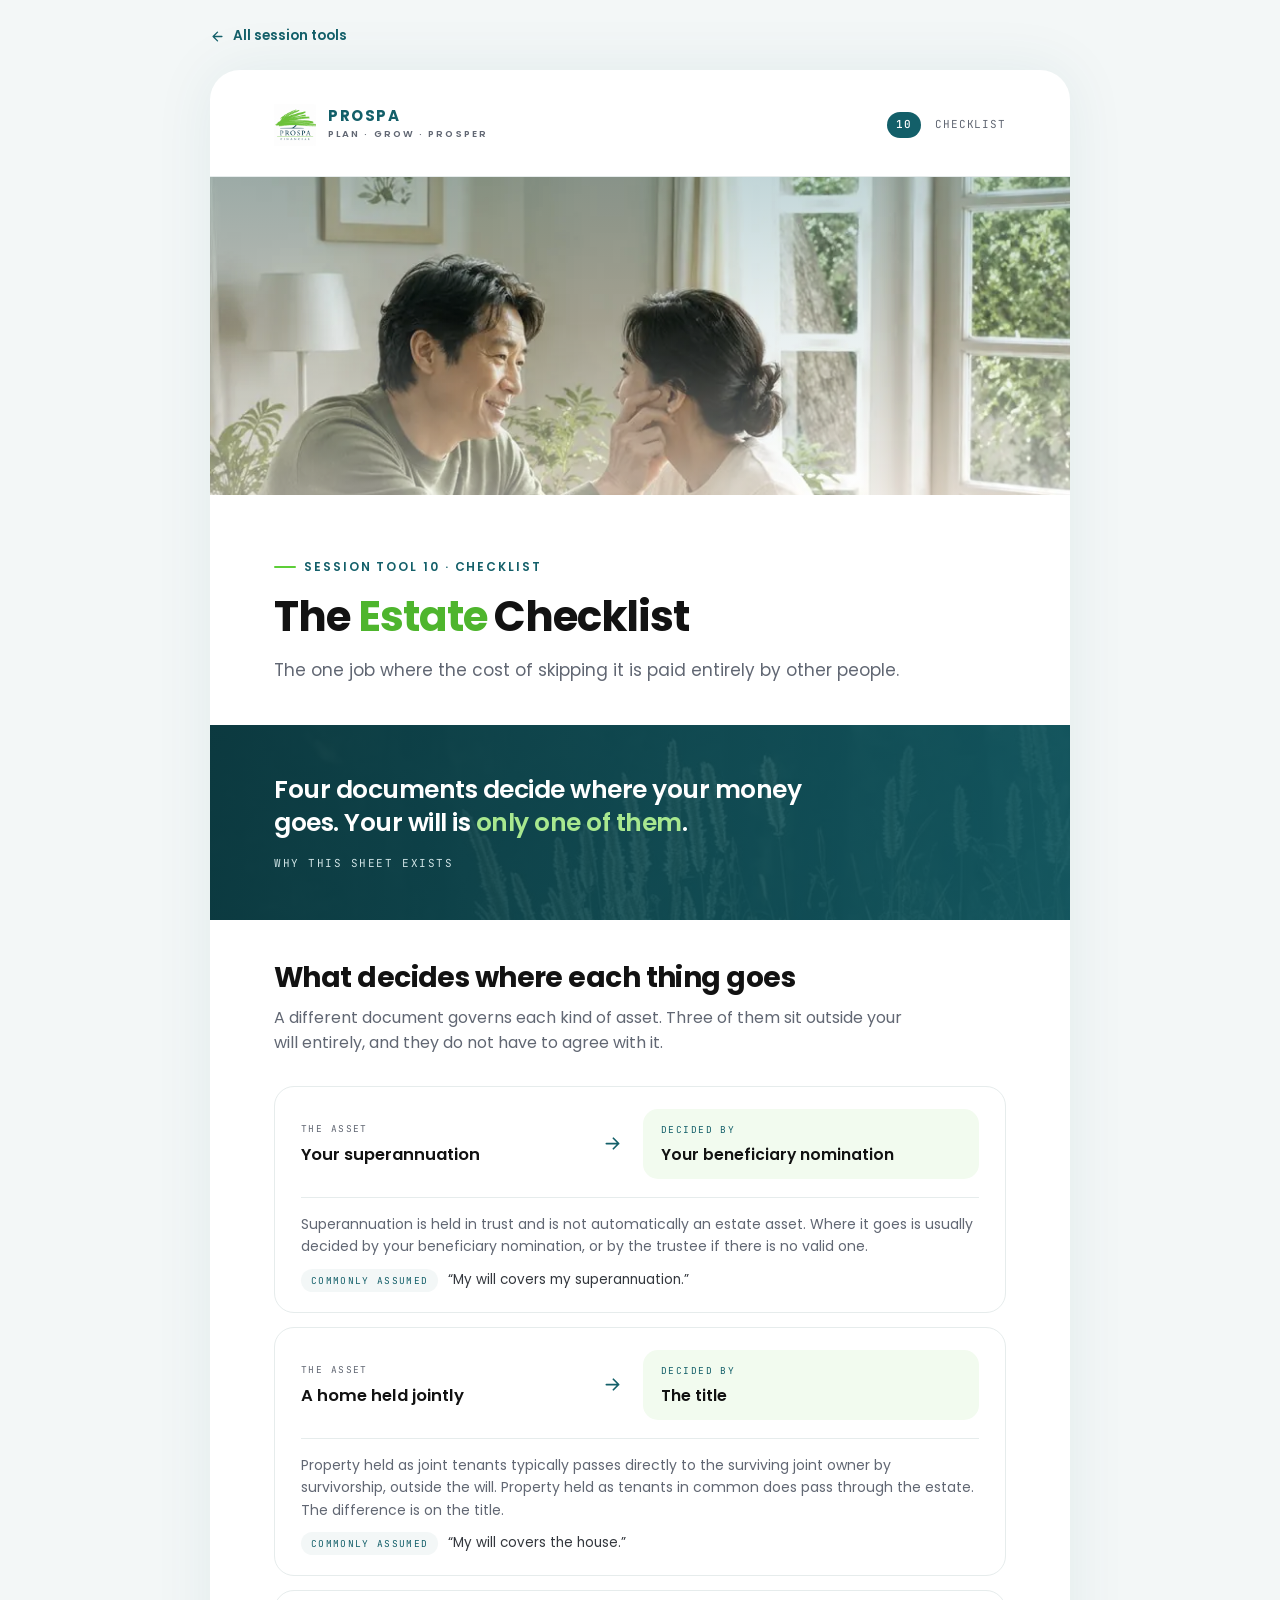
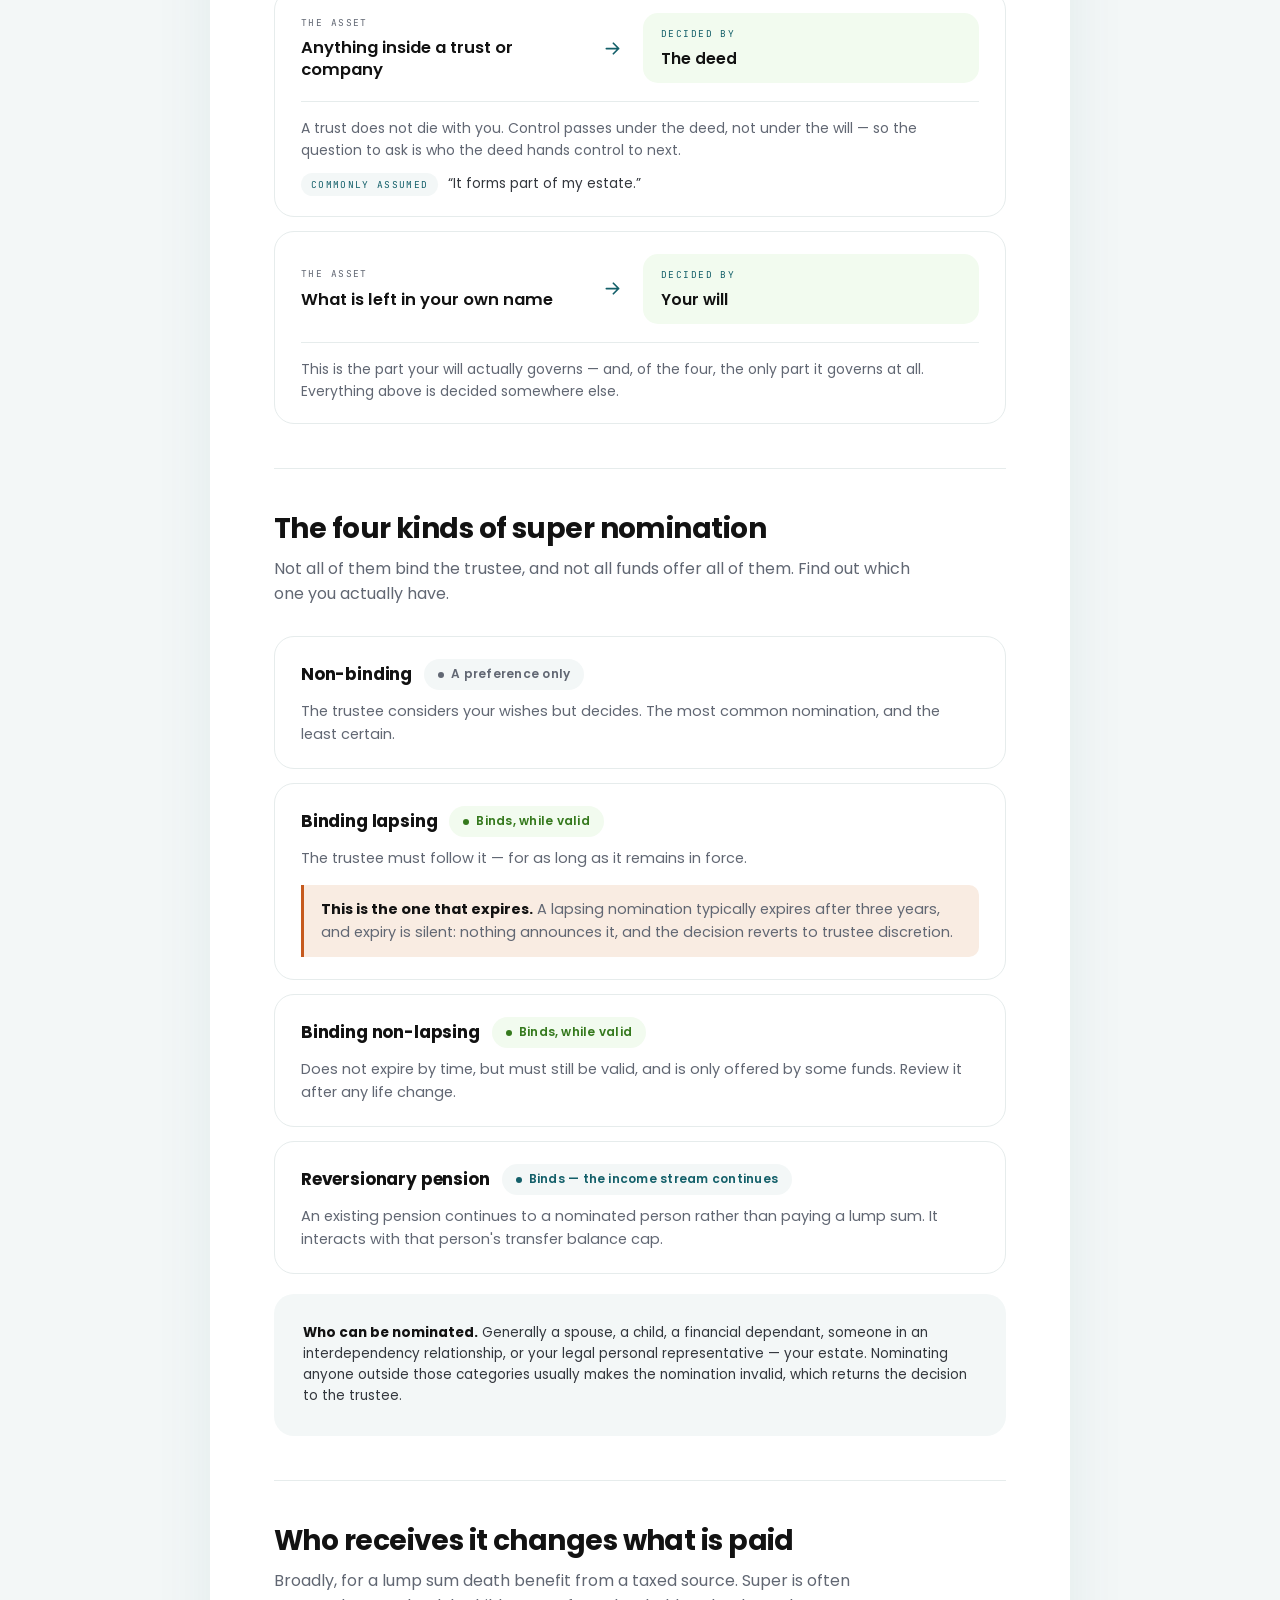
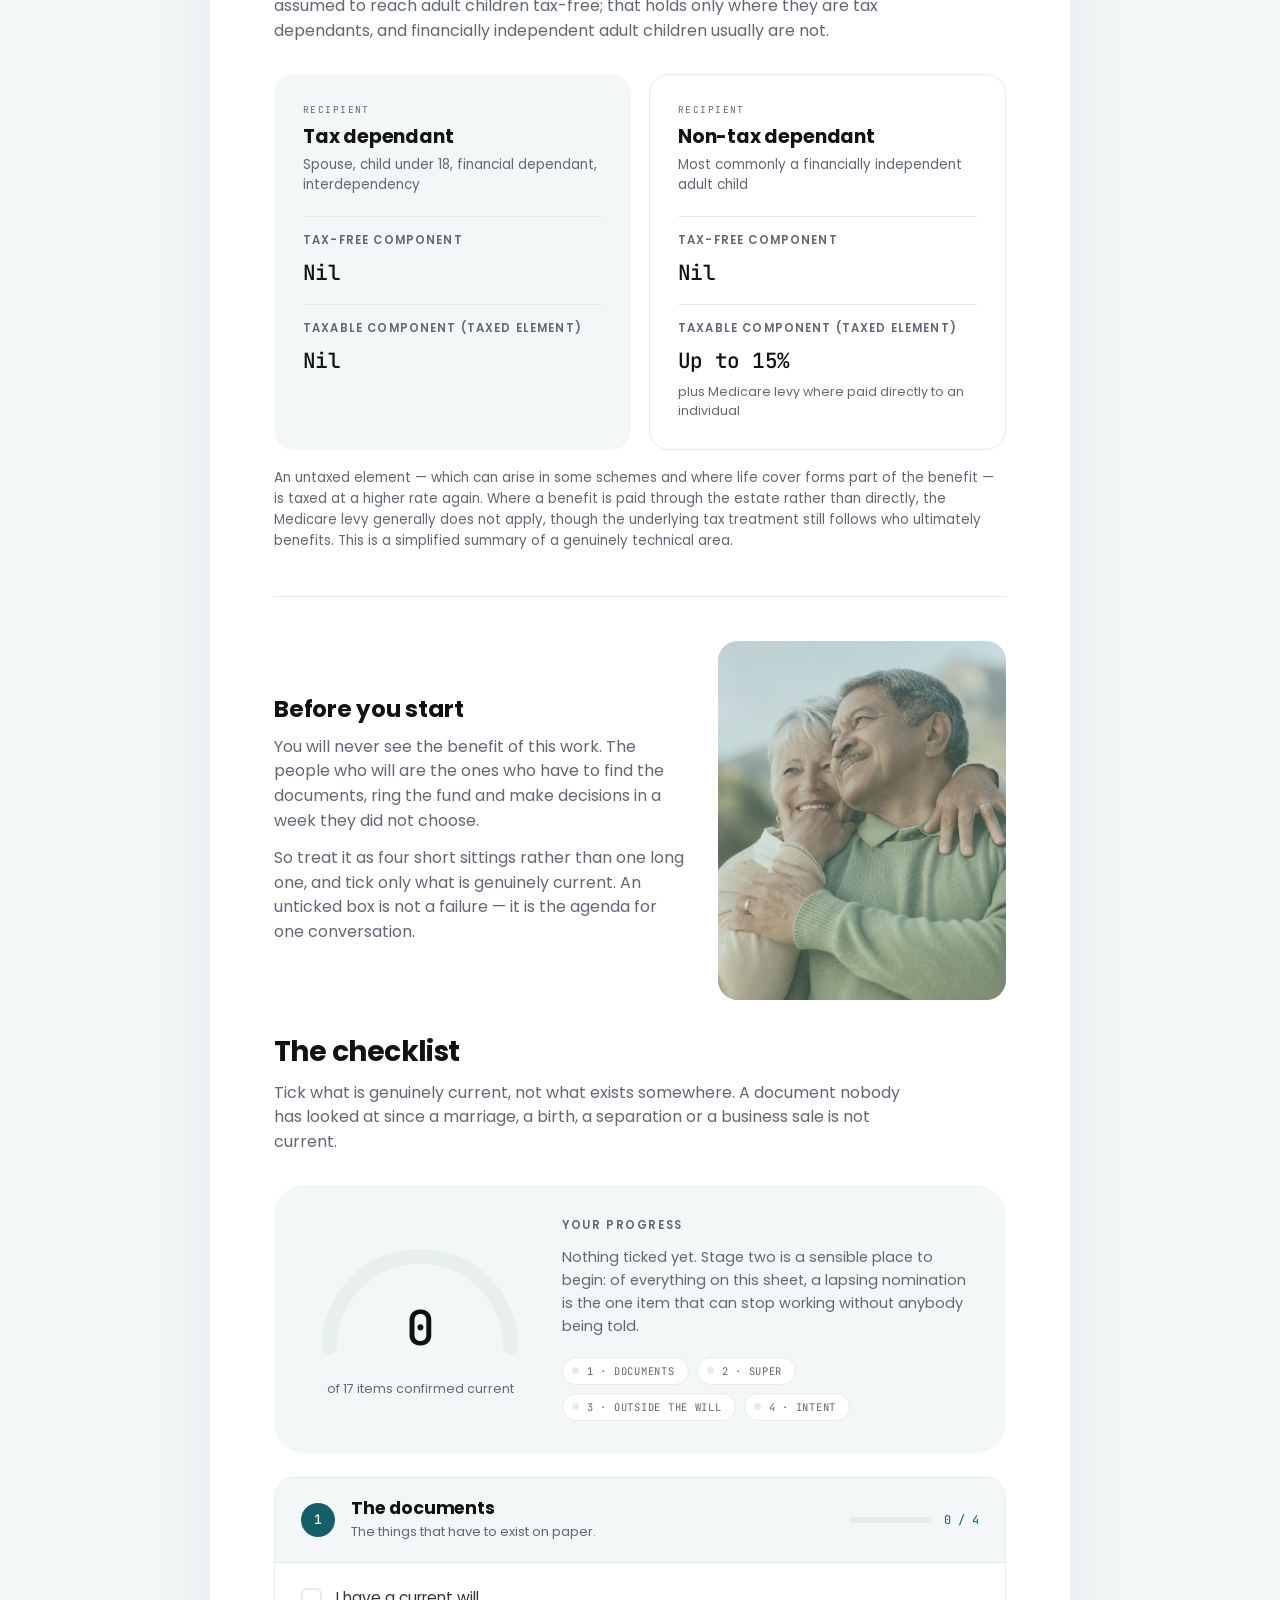
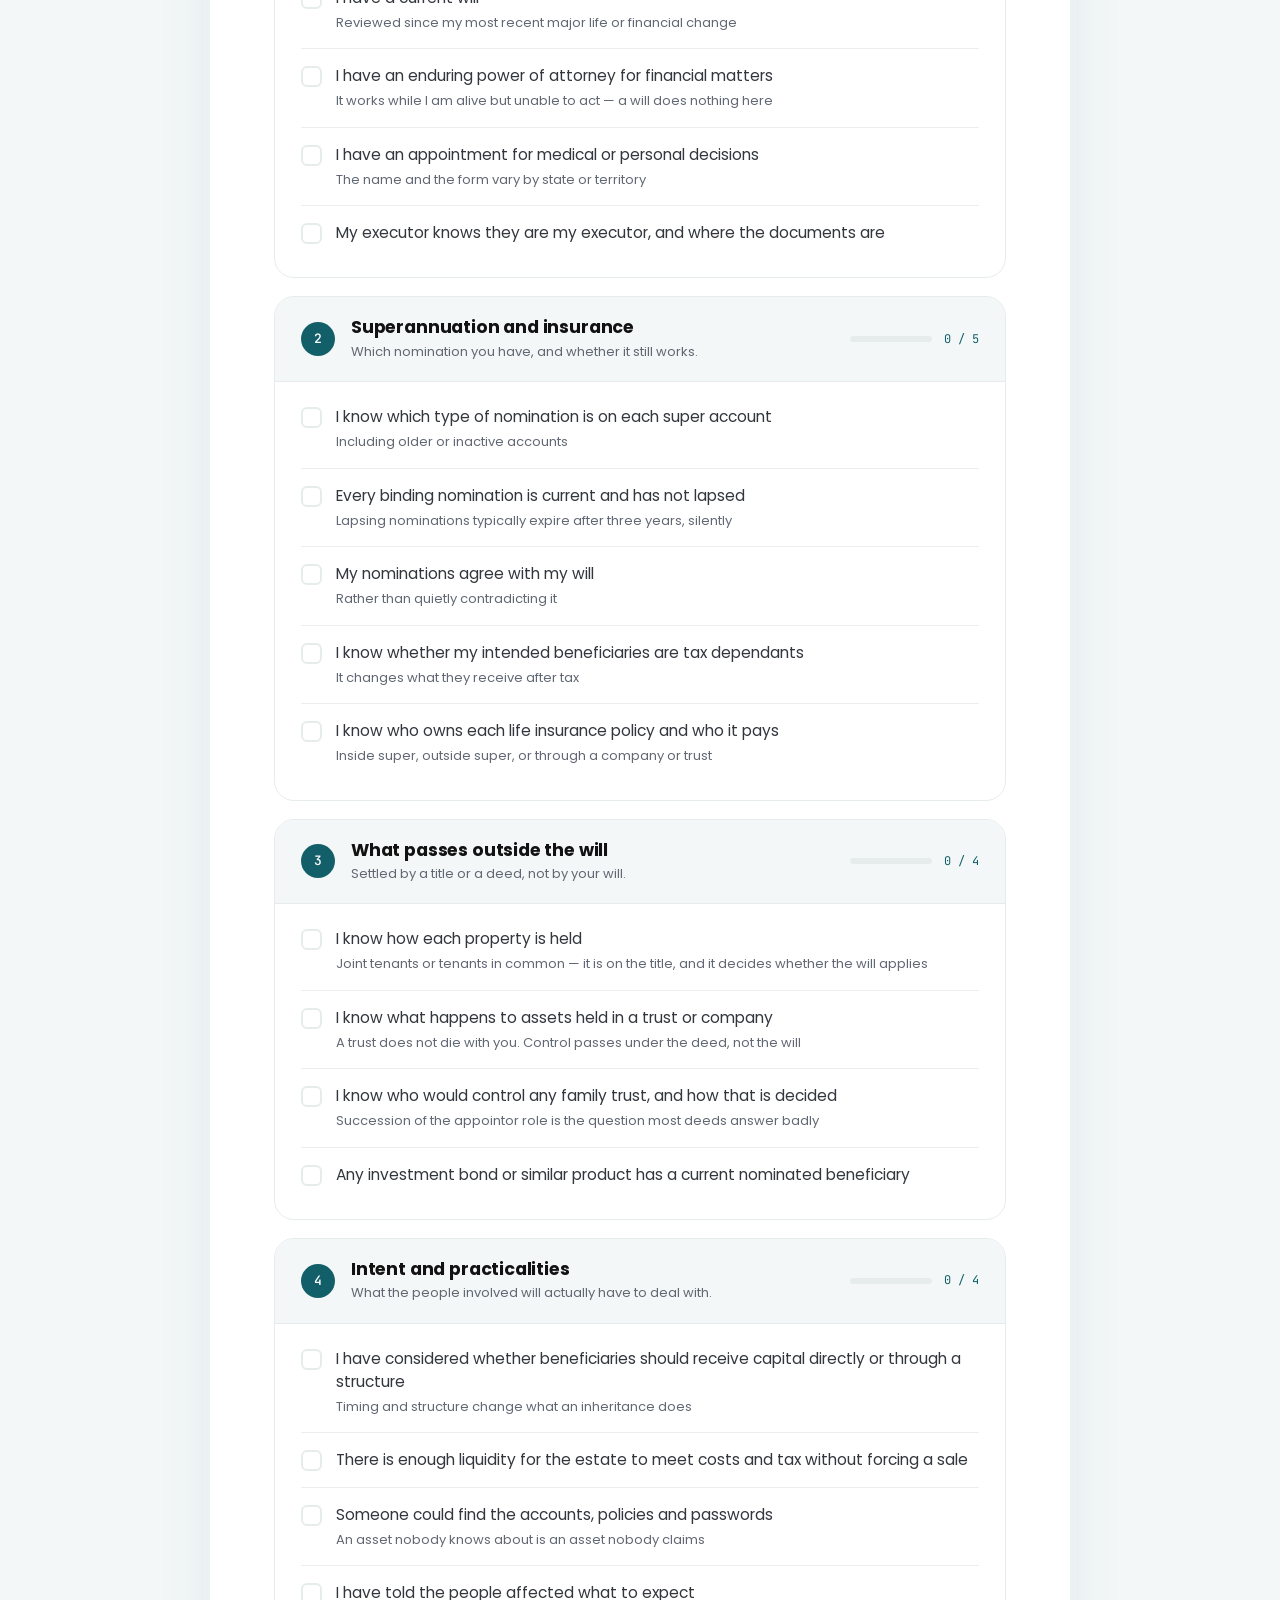
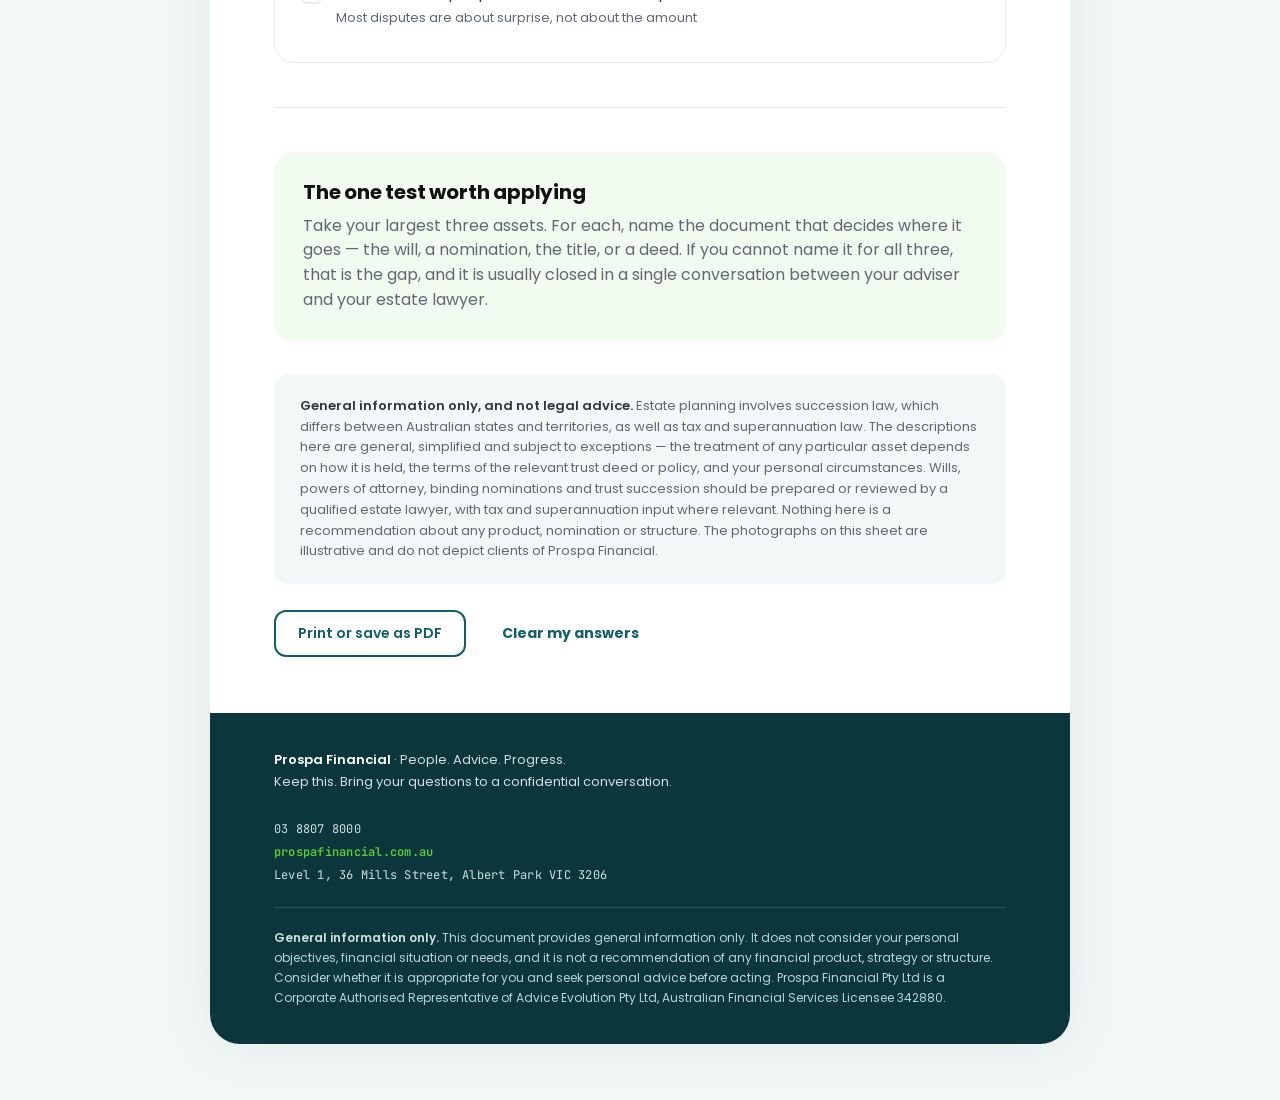
<file: magnets/10-estate-checklist.html>
<!DOCTYPE html>
<html lang="en-AU">
  <head>
    <meta charset="UTF-8" />
    <meta name="viewport" content="width=device-width, initial-scale=1.0" />
    <title>The Estate Checklist — Prospa Financial</title>
    <meta
      name="description"
      content="Four documents decide where your money goes, and your will is only one of them. A checklist of what controls each asset, and what to confirm is still current."
    />
    <link rel="icon" type="image/svg+xml" href="../assets/favicon.svg" />
    <link rel="preconnect" href="https://fonts.googleapis.com" />
    <link rel="preconnect" href="https://fonts.gstatic.com" crossorigin />
    <link
      href="https://fonts.googleapis.com/css2?family=Poppins:wght@300;400;500;600;700;800&family=JetBrains+Mono:wght@400;500&display=swap"
      rel="stylesheet"
    />
    <link rel="stylesheet" href="../assets/prospa.css" />
    <style>
      /* ==========================================================
         SHEET 10 — THE ESTATE CHECKLIST
         Bespoke to this sheet only. Three local patterns:

           .route  the asset → governing document map
           .nom    the four super nominations, as cards not a table
           .stage  a checklist group with its own completion

         Everything else is prospa.css. No raw brand colour below —
         only tokens — and the warm accent (--ember) is used once,
         on the one thing here that expires without telling you.
         ========================================================== */

      /* ---------- What decides where each thing goes ---------- */

      .routes {
        list-style: none;
        margin: 0;
        padding: 0;
        display: grid;
        gap: 14px;
      }

      .route {
        background: var(--white);
        border: 1px solid var(--line);
        border-radius: var(--r-lg);
        padding: 22px 26px 20px;
        display: grid;
        grid-template-columns: minmax(0, 1fr) 30px minmax(0, 1.2fr);
        column-gap: 16px;
        align-items: center;
      }

      .route-k {
        display: block;
        font-family: 'JetBrains Mono', monospace;
        font-size: 9.5px;
        letter-spacing: 0.15em;
        text-transform: uppercase;
        color: var(--gray);
        margin-bottom: 7px;
      }

      .route-from b {
        display: block;
        font-size: 16.5px;
        font-weight: 600;
        line-height: 1.3;
        color: var(--ink);
      }

      .route-arrow {
        display: flex;
        align-items: center;
        justify-content: center;
        color: var(--teal);
      }

      .route-arrow svg {
        display: block;
        width: 21px;
        height: 21px;
      }

      .route-to {
        background: var(--bg1);
        border-radius: var(--r-md);
        padding: 14px 18px;
      }

      .route-to .route-k {
        color: var(--teal);
      }

      .route-to b {
        display: block;
        font-size: 15.5px;
        font-weight: 600;
        line-height: 1.3;
        color: var(--ink);
      }

      .route-note {
        grid-column: 1 / -1;
        margin-top: 18px;
        padding-top: 15px;
        border-top: 1px solid var(--line);
      }

      .route-note p {
        font-size: 14px;
        line-height: 1.6;
        color: var(--gray);
      }

      .route-assume {
        display: flex;
        flex-wrap: wrap;
        align-items: baseline;
        gap: 10px;
        margin-top: 11px;
      }

      .route-assume span {
        flex: none;
        font-family: 'JetBrains Mono', monospace;
        font-size: 9.5px;
        letter-spacing: 0.14em;
        text-transform: uppercase;
        color: var(--teal);
        background: var(--bg2);
        border-radius: var(--r-pill);
        padding: 4px 10px;
      }

      .route-assume em {
        font-style: normal;
        font-size: 13.5px;
        color: var(--slate);
      }

      /* ---------- The four kinds of nomination ---------- */

      .noms {
        list-style: none;
        margin: 0;
        padding: 0;
        display: grid;
        gap: 14px;
      }

      .nom {
        background: var(--white);
        border: 1px solid var(--line);
        border-radius: var(--r-lg);
        padding: 22px 26px;
      }

      .nom-head {
        display: flex;
        align-items: center;
        flex-wrap: wrap;
        gap: 12px;
        margin-bottom: 10px;
      }

      .nom-head h3 {
        font-size: 17px;
      }

      .nom p {
        font-size: 14.5px;
        line-height: 1.6;
        color: var(--gray);
      }

      .badge-quiet {
        background: var(--bg2);
        color: var(--gray);
      }

      /* The one warm accent on this sheet. A lapsing nomination is the
         only item here that stops working on its own, in silence. */
      .watch {
        margin-top: 15px;
        padding: 13px 17px;
        border-left: 3px solid var(--ember);
        border-radius: 0 var(--r-sm) var(--r-sm) 0;
        background: var(--ember-soft);
        font-size: 14px;
        line-height: 1.6;
        color: var(--slate);
      }

      .watch b {
        color: var(--ink);
      }

      /* ---------- Who receives it ---------- */

      .recip h3 {
        font-size: 19px;
        margin: 9px 0 7px;
      }

      .recip-def {
        font-size: 13.5px;
        line-height: 1.5;
        color: var(--gray);
      }

      .recip-rows {
        margin: 20px 0 0;
      }

      .recip-rows > div {
        padding: 15px 0;
        border-top: 1px solid var(--line);
      }

      .recip-rows > div:last-child {
        padding-bottom: 0;
      }

      .recip-rows dt {
        font-size: 11.5px;
        font-weight: 600;
        letter-spacing: 0.1em;
        text-transform: uppercase;
        color: var(--gray);
      }

      .recip-rows dd {
        margin: 7px 0 0;
      }

      .recip-rows dd b {
        display: block;
        font-family: 'JetBrains Mono', monospace;
        font-size: 21px;
        font-weight: 500;
        letter-spacing: -0.03em;
        color: var(--ink);
        font-variant-numeric: tabular-nums;
      }

      .recip-rows dd small {
        display: block;
        margin-top: 6px;
        font-size: 12.5px;
        line-height: 1.5;
        color: var(--gray);
      }

      /* ---------- Progress ---------- */

      .prog {
        display: grid;
        grid-template-columns: 216px minmax(0, 1fr);
        gap: 34px;
        align-items: center;
        background: var(--bg2);
        border-radius: var(--r-xl);
        padding: 32px 38px;
        margin-bottom: 24px;
        transition: background var(--dur-reveal) var(--ease);
      }

      .prog.is-done {
        background: var(--bg1);
      }

      .prog-top {
        display: flex;
        align-items: center;
        flex-wrap: wrap;
        gap: 12px;
      }

      .prog-k {
        font-size: 11.5px;
        font-weight: 600;
        letter-spacing: 0.14em;
        text-transform: uppercase;
        color: var(--gray);
      }

      .prog-flag {
        display: none;
        align-items: center;
        gap: 7px;
        background: var(--white);
        color: var(--green-600);
        font-size: 10.5px;
        font-weight: 600;
        letter-spacing: 0.1em;
        text-transform: uppercase;
        padding: 5px 12px;
        border-radius: var(--r-pill);
      }

      .prog.is-done .prog-flag {
        display: inline-flex;
      }

      .prog-flag svg {
        width: 12px;
        height: 12px;
      }

      .prog-note {
        margin-top: 11px;
        font-size: 14.5px;
        line-height: 1.6;
        color: var(--gray);
        max-width: 50ch;
      }

      .prog-pips {
        list-style: none;
        margin: 18px 0 0;
        padding: 0;
        display: flex;
        flex-wrap: wrap;
        gap: 8px;
      }

      .prog-pip {
        display: inline-flex;
        align-items: center;
        gap: 8px;
        background: var(--white);
        border: 1px solid var(--line);
        border-radius: var(--r-pill);
        padding: 5px 13px 5px 9px;
        font-family: 'JetBrains Mono', monospace;
        font-size: 10.5px;
        letter-spacing: 0.07em;
        text-transform: uppercase;
        color: var(--gray);
        transition: color var(--dur-base) var(--ease);
      }

      .prog-pip i {
        flex: none;
        width: 7px;
        height: 7px;
        border-radius: 50%;
        background: var(--line);
        transition: background var(--dur-base) var(--ease);
      }

      .prog-pip.on {
        color: var(--green-600);
      }

      .prog-pip.on i {
        background: var(--green);
      }

      /* ---------- Checklist stages ---------- */

      .stage {
        background: var(--white);
        border: 1px solid var(--line);
        border-radius: var(--r-lg);
        overflow: hidden;
        margin-bottom: 18px;
      }

      .stage-head {
        display: grid;
        grid-template-columns: auto minmax(0, 1fr) auto;
        gap: 16px;
        align-items: center;
        padding: 20px 26px;
        background: var(--bg2);
        border-bottom: 1px solid var(--line);
        transition: background var(--dur-reveal) var(--ease);
      }

      .stage.is-done .stage-head {
        background: var(--bg1);
      }

      .stage-id h3 {
        font-size: 17.5px;
      }

      .stage-id p {
        margin-top: 4px;
        font-size: 13px;
        line-height: 1.5;
        color: var(--gray);
      }

      .stage-prog {
        display: flex;
        align-items: center;
        gap: 12px;
      }

      .stage-track {
        flex: none;
        width: 82px;
        height: 6px;
        border-radius: 3px;
        background: var(--line);
        overflow: hidden;
      }

      .stage-track i {
        display: block;
        height: 100%;
        border-radius: 3px;
        background: var(--teal);
        transform: scaleX(0);
        transform-origin: left center;
        transition: transform var(--dur-reveal) var(--ease), background var(--dur-base) var(--ease);
      }

      .stage.is-done .stage-track i {
        background: var(--green);
      }

      .stage-cnt {
        font-family: 'JetBrains Mono', monospace;
        font-size: 12px;
        color: var(--teal);
        font-variant-numeric: tabular-nums;
        white-space: nowrap;
      }

      .stage.is-done .stage-cnt {
        color: var(--green-600);
      }

      .stage-body {
        padding: 8px 26px 18px;
      }

      .check .sub {
        font-size: 13px;
        color: var(--gray);
        margin-top: 4px;
      }

      /* ---------- Responsive ---------- */

      @media (max-width: 680px) {
        .route {
          grid-template-columns: minmax(0, 1fr);
          row-gap: 12px;
          padding: 20px 20px 18px;
        }
        .route-arrow {
          justify-content: flex-start;
        }
        .route-arrow svg {
          transform: rotate(90deg);
        }
        .nom {
          padding: 20px 20px;
        }
        .prog {
          grid-template-columns: minmax(0, 1fr);
          gap: 22px;
          padding: 26px 22px;
        }
        /* Stacked, the gauge at its full width dominates the panel. */
        .prog .w-gaugebox {
          max-width: 206px;
        }
      }

      @media (max-width: 580px) {
        .stage-head {
          grid-template-columns: auto minmax(0, 1fr);
          padding: 18px 20px;
        }
        .stage-prog {
          grid-column: 1 / -1;
        }
        .stage-track {
          flex: 1 1 auto;
          width: auto;
        }
        .stage-body {
          padding: 6px 20px 14px;
        }
      }

      /* ---------- Print: keep the information, drop the chrome ---------- */

      @media print {
        .route,
        .nom,
        .recip,
        .stage,
        .prog,
        .watch {
          break-inside: avoid;
        }
        .prog {
          background: var(--white);
          border-radius: 0;
          border-bottom: 1pt solid var(--line);
          padding: 0 0 10pt;
          gap: 20pt;
          margin-bottom: 12pt;
        }
        .prog-pips,
        .stage-track {
          display: none;
        }
        /* The arc is drawn with a gradient on screen; on paper one flat
           teal line reproduces reliably and costs almost no ink. */
        #prog-gauge .w-gauge-arc {
          stroke: var(--teal) !important;
        }
        .stage {
          margin-bottom: 10pt;
        }
        .stage-head,
        .stage.is-done .stage-head {
          background: var(--white);
        }
        /* Backgrounds are off by default on paper, so the filled marker would
           print as white on white. Outline it instead. */
        .stage-head .num {
          background: transparent;
          color: var(--teal);
          border: 1pt solid var(--teal);
        }
        /* A ticked box is the whole point of a printed checklist, so this one
           small mark is allowed to carry its colour onto the page. */
        .check input[type='checkbox'] {
          border-color: var(--gray);
        }
        .check input[type='checkbox']:checked {
          background: var(--green);
          border-color: var(--green);
          -webkit-print-color-adjust: exact;
          print-color-adjust: exact;
        }
        .route-to,
        .watch {
          background: transparent;
        }
        .route-to {
          border: 1px solid var(--line);
        }
      }
    </style>
  </head>
  <body>
    <div data-sheet-back></div>

    <article class="sheet">
      <div data-sheet-masthead></div>
      <div data-sheet-hero></div>

      <div class="pad">
        <div class="eyebrow">Session tool 10 · Checklist</div>
        <h1 class="doc-title">The <em>Estate</em> Checklist</h1>
        <p class="lede">
          The one job where the cost of skipping it is paid entirely by other people.
        </p>

        <div class="lm-photoband">
          <img
            src="../assets/img/photo/timber-fence-forest-golden-light.webp"
            alt=""
            loading="lazy"
            decoding="async"
          />
          <p>Four documents decide where your money goes. Your will is <em>only one of them</em>.</p>
          <span class="lm-band-k">Why this sheet exists</span>
        </div>

        <!-- ---------- 1 · What decides what ---------- -->
        <div class="sec-head">
          <h2>What decides where each thing goes</h2>
          <p>
            A different document governs each kind of asset. Three of them sit outside your will
            entirely, and they do not have to agree with it.
          </p>
        </div>

        <ul class="routes">
          <li class="route">
            <div class="route-from">
              <span class="route-k">The asset</span>
              <b>Your superannuation</b>
            </div>
            <div class="route-arrow">
              <svg viewBox="0 0 24 24" fill="none" stroke="currentColor" stroke-width="2"
                   stroke-linecap="round" stroke-linejoin="round" aria-hidden="true">
                <path d="M5 12h14M13 6l6 6-6 6" />
              </svg>
            </div>
            <div class="route-to">
              <span class="route-k">Decided by</span>
              <b>Your beneficiary nomination</b>
            </div>
            <div class="route-note">
              <p>
                Superannuation is held in trust and is not automatically an estate asset. Where it
                goes is usually decided by your beneficiary nomination, or by the trustee if there is
                no valid one.
              </p>
              <p class="route-assume">
                <span>Commonly assumed</span>
                <em>“My will covers my superannuation.”</em>
              </p>
            </div>
          </li>

          <li class="route">
            <div class="route-from">
              <span class="route-k">The asset</span>
              <b>A home held jointly</b>
            </div>
            <div class="route-arrow">
              <svg viewBox="0 0 24 24" fill="none" stroke="currentColor" stroke-width="2"
                   stroke-linecap="round" stroke-linejoin="round" aria-hidden="true">
                <path d="M5 12h14M13 6l6 6-6 6" />
              </svg>
            </div>
            <div class="route-to">
              <span class="route-k">Decided by</span>
              <b>The title</b>
            </div>
            <div class="route-note">
              <p>
                Property held as joint tenants typically passes directly to the surviving joint owner
                by survivorship, outside the will. Property held as tenants in common does pass
                through the estate. The difference is on the title.
              </p>
              <p class="route-assume">
                <span>Commonly assumed</span>
                <em>“My will covers the house.”</em>
              </p>
            </div>
          </li>

          <li class="route">
            <div class="route-from">
              <span class="route-k">The asset</span>
              <b>Anything inside a trust or company</b>
            </div>
            <div class="route-arrow">
              <svg viewBox="0 0 24 24" fill="none" stroke="currentColor" stroke-width="2"
                   stroke-linecap="round" stroke-linejoin="round" aria-hidden="true">
                <path d="M5 12h14M13 6l6 6-6 6" />
              </svg>
            </div>
            <div class="route-to">
              <span class="route-k">Decided by</span>
              <b>The deed</b>
            </div>
            <div class="route-note">
              <p>
                A trust does not die with you. Control passes under the deed, not under the will — so
                the question to ask is who the deed hands control to next.
              </p>
              <p class="route-assume">
                <span>Commonly assumed</span>
                <em>“It forms part of my estate.”</em>
              </p>
            </div>
          </li>

          <li class="route">
            <div class="route-from">
              <span class="route-k">The asset</span>
              <b>What is left in your own name</b>
            </div>
            <div class="route-arrow">
              <svg viewBox="0 0 24 24" fill="none" stroke="currentColor" stroke-width="2"
                   stroke-linecap="round" stroke-linejoin="round" aria-hidden="true">
                <path d="M5 12h14M13 6l6 6-6 6" />
              </svg>
            </div>
            <div class="route-to">
              <span class="route-k">Decided by</span>
              <b>Your will</b>
            </div>
            <div class="route-note">
              <p>
                This is the part your will actually governs — and, of the four, the only part it
                governs at all. Everything above is decided somewhere else.
              </p>
            </div>
          </li>
        </ul>

        <hr class="rule" />

        <!-- ---------- 2 · Nominations ---------- -->
        <div class="sec-head">
          <h2>The four kinds of super nomination</h2>
          <p>
            Not all of them bind the trustee, and not all funds offer all of them. Find out which one
            you actually have.
          </p>
        </div>

        <ul class="noms">
          <li class="nom">
            <div class="nom-head">
              <h3>Non-binding</h3>
              <span class="badge badge-quiet"><i class="d"></i>A preference only</span>
            </div>
            <p>
              The trustee considers your wishes but decides. The most common nomination, and the least
              certain.
            </p>
          </li>

          <li class="nom">
            <div class="nom-head">
              <h3>Binding lapsing</h3>
              <span class="badge badge-green"><i class="d"></i>Binds, while valid</span>
            </div>
            <p>The trustee must follow it — for as long as it remains in force.</p>
            <p class="watch">
              <b>This is the one that expires.</b> A lapsing nomination typically expires after three
              years, and expiry is silent: nothing announces it, and the decision reverts to trustee
              discretion.
            </p>
          </li>

          <li class="nom">
            <div class="nom-head">
              <h3>Binding non-lapsing</h3>
              <span class="badge badge-green"><i class="d"></i>Binds, while valid</span>
            </div>
            <p>
              Does not expire by time, but must still be valid, and is only offered by some funds.
              Review it after any life change.
            </p>
          </li>

          <li class="nom">
            <div class="nom-head">
              <h3>Reversionary pension</h3>
              <span class="badge badge-teal"><i class="d"></i>Binds — the income stream continues</span>
            </div>
            <p>
              An existing pension continues to a nominated person rather than paying a lump sum. It
              interacts with that person's transfer balance cap.
            </p>
          </li>
        </ul>

        <div class="card card-tint" style="margin-top: 20px">
          <p class="small">
            <b style="color: var(--ink)">Who can be nominated.</b> Generally a spouse, a child, a
            financial dependant, someone in an interdependency relationship, or your legal personal
            representative — your estate. Nominating anyone outside those categories usually makes
            the nomination invalid, which returns the decision to the trustee.
          </p>
        </div>

        <hr class="rule" />

        <!-- ---------- 3 · Death benefit tax ---------- -->
        <div class="sec-head">
          <h2>Who receives it changes what is paid</h2>
          <p>
            Broadly, for a lump sum death benefit from a taxed source. Super is often assumed to reach
            adult children tax-free; that holds only where they are tax dependants, and financially
            independent adult children usually are not.
          </p>
        </div>

        <div class="grid g2">
          <div class="card card-tint recip">
            <span class="route-k">Recipient</span>
            <h3>Tax dependant</h3>
            <p class="recip-def">
              Spouse, child under 18, financial dependant, interdependency
            </p>
            <dl class="recip-rows">
              <div>
                <dt>Tax-free component</dt>
                <dd><b>Nil</b></dd>
              </div>
              <div>
                <dt>Taxable component (taxed element)</dt>
                <dd><b>Nil</b></dd>
              </div>
            </dl>
          </div>

          <div class="card recip">
            <span class="route-k">Recipient</span>
            <h3>Non-tax dependant</h3>
            <p class="recip-def">
              Most commonly a financially independent adult child
            </p>
            <dl class="recip-rows">
              <div>
                <dt>Tax-free component</dt>
                <dd><b>Nil</b></dd>
              </div>
              <div>
                <dt>Taxable component (taxed element)</dt>
                <dd>
                  <b>Up to 15%</b>
                  <small>plus Medicare levy where paid directly to an individual</small>
                </dd>
              </div>
            </dl>
          </div>
        </div>

        <p class="small muted" style="margin-top: 18px">
          An untaxed element — which can arise in some schemes and where life cover forms part of the
          benefit — is taxed at a higher rate again. Where a benefit is paid through the estate rather
          than directly, the Medicare levy generally does not apply, though the underlying tax
          treatment still follows who ultimately benefits. This is a simplified summary of a genuinely
          technical area.
        </p>

        <hr class="rule" />

        <!-- ---------- 4 · The checklist ---------- -->
        <div class="lm-aside lm-aside--flip" style="--lm-aside-pos: 50% 30%">
          <div class="lm-aside-img">
            <img
              src="../assets/img/photo/senior-couple-embrace-outdoors-happy.webp"
              alt=""
              loading="lazy"
              decoding="async"
            />
          </div>
          <div>
            <h2 class="step-h" style="font-size: 23px">Before you start</h2>
            <p class="muted" style="margin-top: 12px">
              You will never see the benefit of this work. The people who will are the ones who have
              to find the documents, ring the fund and make decisions in a week they did not choose.
            </p>
            <p class="muted" style="margin-top: 12px">
              So treat it as four short sittings rather than one long one, and tick only what is
              genuinely current. An unticked box is not a failure — it is the agenda for one
              conversation.
            </p>
          </div>
        </div>

        <div class="sec-head" style="margin-top: 36px">
          <h2>The checklist</h2>
          <p>
            Tick what is genuinely current, not what exists somewhere. A document nobody has looked at
            since a marriage, a birth, a separation or a business sale is not current.
          </p>
        </div>

        <div class="prog" id="prog">
          <div class="prog-gauge" id="prog-gauge"></div>
          <div>
            <div class="prog-top">
              <span class="prog-k">Your progress</span>
              <span class="prog-flag">
                <svg viewBox="0 0 24 24" fill="none" stroke="currentColor" stroke-width="2.6"
                     stroke-linecap="round" stroke-linejoin="round" aria-hidden="true">
                  <path d="M20 6 9 17l-5-5" />
                </svg>
                Complete
              </span>
            </div>
            <p class="prog-note" id="prog-note" aria-live="polite"></p>
            <ul class="prog-pips">
              <li class="prog-pip" data-pip="docs"><i aria-hidden="true"></i>1 · Documents</li>
              <li class="prog-pip" data-pip="super"><i aria-hidden="true"></i>2 · Super</li>
              <li class="prog-pip" data-pip="outside"><i aria-hidden="true"></i>3 · Outside the will</li>
              <li class="prog-pip" data-pip="intent"><i aria-hidden="true"></i>4 · Intent</li>
            </ul>
          </div>
        </div>

        <div class="stage" data-stage="docs">
          <div class="stage-head">
            <span class="num">1</span>
            <div class="stage-id">
              <h3>The documents</h3>
              <p>The things that have to exist on paper.</p>
            </div>
            <div class="stage-prog">
              <div class="stage-track" aria-hidden="true"><i></i></div>
              <span class="stage-cnt"></span>
            </div>
          </div>
          <div class="stage-body">
            <div class="check">
              <input type="checkbox" id="d1" data-est data-strike="d1" />
              <label for="d1"
                >I have a current will<span class="sub"
                  >Reviewed since my most recent major life or financial change</span
                ></label
              >
            </div>
            <div class="check">
              <input type="checkbox" id="d2" data-est data-strike="d2" />
              <label for="d2"
                >I have an enduring power of attorney for financial matters<span class="sub"
                  >It works while I am alive but unable to act — a will does nothing here</span
                ></label
              >
            </div>
            <div class="check">
              <input type="checkbox" id="d3" data-est data-strike="d3" />
              <label for="d3"
                >I have an appointment for medical or personal decisions<span class="sub"
                  >The name and the form vary by state or territory</span
                ></label
              >
            </div>
            <div class="check">
              <input type="checkbox" id="d4" data-est data-strike="d4" />
              <label for="d4">My executor knows they are my executor, and where the documents are</label>
            </div>
          </div>
        </div>

        <div class="stage" data-stage="super">
          <div class="stage-head">
            <span class="num">2</span>
            <div class="stage-id">
              <h3>Superannuation and insurance</h3>
              <p>Which nomination you have, and whether it still works.</p>
            </div>
            <div class="stage-prog">
              <div class="stage-track" aria-hidden="true"><i></i></div>
              <span class="stage-cnt"></span>
            </div>
          </div>
          <div class="stage-body">
            <div class="check">
              <input type="checkbox" id="s1" data-est data-strike="s1" />
              <label for="s1"
                >I know which type of nomination is on each super account<span class="sub"
                  >Including older or inactive accounts</span
                ></label
              >
            </div>
            <div class="check">
              <input type="checkbox" id="s2" data-est data-strike="s2" />
              <label for="s2"
                >Every binding nomination is current and has not lapsed<span class="sub"
                  >Lapsing nominations typically expire after three years, silently</span
                ></label
              >
            </div>
            <div class="check">
              <input type="checkbox" id="s3" data-est data-strike="s3" />
              <label for="s3"
                >My nominations agree with my will<span class="sub"
                  >Rather than quietly contradicting it</span
                ></label
              >
            </div>
            <div class="check">
              <input type="checkbox" id="s4" data-est data-strike="s4" />
              <label for="s4"
                >I know whether my intended beneficiaries are tax dependants<span class="sub"
                  >It changes what they receive after tax</span
                ></label
              >
            </div>
            <div class="check">
              <input type="checkbox" id="s5" data-est data-strike="s5" />
              <label for="s5"
                >I know who owns each life insurance policy and who it pays<span class="sub"
                  >Inside super, outside super, or through a company or trust</span
                ></label
              >
            </div>
          </div>
        </div>

        <div class="stage" data-stage="outside">
          <div class="stage-head">
            <span class="num">3</span>
            <div class="stage-id">
              <h3>What passes outside the will</h3>
              <p>Settled by a title or a deed, not by your will.</p>
            </div>
            <div class="stage-prog">
              <div class="stage-track" aria-hidden="true"><i></i></div>
              <span class="stage-cnt"></span>
            </div>
          </div>
          <div class="stage-body">
            <div class="check">
              <input type="checkbox" id="o1" data-est data-strike="o1" />
              <label for="o1"
                >I know how each property is held<span class="sub"
                  >Joint tenants or tenants in common — it is on the title, and it decides whether the
                  will applies</span
                ></label
              >
            </div>
            <div class="check">
              <input type="checkbox" id="o2" data-est data-strike="o2" />
              <label for="o2"
                >I know what happens to assets held in a trust or company<span class="sub"
                  >A trust does not die with you. Control passes under the deed, not the will</span
                ></label
              >
            </div>
            <div class="check">
              <input type="checkbox" id="o3" data-est data-strike="o3" />
              <label for="o3"
                >I know who would control any family trust, and how that is decided<span class="sub"
                  >Succession of the appointor role is the question most deeds answer badly</span
                ></label
              >
            </div>
            <div class="check">
              <input type="checkbox" id="o4" data-est data-strike="o4" />
              <label for="o4"
                >Any investment bond or similar product has a current nominated beneficiary</label
              >
            </div>
          </div>
        </div>

        <div class="stage" data-stage="intent">
          <div class="stage-head">
            <span class="num">4</span>
            <div class="stage-id">
              <h3>Intent and practicalities</h3>
              <p>What the people involved will actually have to deal with.</p>
            </div>
            <div class="stage-prog">
              <div class="stage-track" aria-hidden="true"><i></i></div>
              <span class="stage-cnt"></span>
            </div>
          </div>
          <div class="stage-body">
            <div class="check">
              <input type="checkbox" id="i1" data-est data-strike="i1" />
              <label for="i1"
                >I have considered whether beneficiaries should receive capital directly or through a
                structure<span class="sub">Timing and structure change what an inheritance does</span></label
              >
            </div>
            <div class="check">
              <input type="checkbox" id="i2" data-est data-strike="i2" />
              <label for="i2"
                >There is enough liquidity for the estate to meet costs and tax without forcing a
                sale</label
              >
            </div>
            <div class="check">
              <input type="checkbox" id="i3" data-est data-strike="i3" />
              <label for="i3"
                >Someone could find the accounts, policies and passwords<span class="sub"
                  >An asset nobody knows about is an asset nobody claims</span
                ></label
              >
            </div>
            <div class="check">
              <input type="checkbox" id="i4" data-est data-strike="i4" />
              <label for="i4"
                >I have told the people affected what to expect<span class="sub"
                  >Most disputes are about surprise, not about the amount</span
                ></label
              >
            </div>
          </div>
        </div>

        <hr class="rule" />

        <div class="card card-green">
          <h3 class="step-h">The one test worth applying</h3>
          <p class="muted" style="margin-top: 10px">
            Take your largest three assets. For each, name the document that decides where it goes —
            the will, a nomination, the title, or a deed. If you cannot name it for all three, that is
            the gap, and it is usually closed in a single conversation between your adviser and your
            estate lawyer.
          </p>
        </div>

        <div class="disclaimer" style="margin-top: 32px">
          <b>General information only, and not legal advice.</b> Estate planning involves succession
          law, which differs between Australian states and territories, as well as tax and
          superannuation law. The descriptions here are general, simplified and subject to exceptions
          — the treatment of any particular asset depends on how it is held, the terms of the relevant
          trust deed or policy, and your personal circumstances. Wills, powers of attorney, binding
          nominations and trust succession should be prepared or reviewed by a qualified estate
          lawyer, with tax and superannuation input where relevant. Nothing here is a recommendation
          about any product, nomination or structure. The photographs on this sheet are illustrative
          and do not depict clients of Prospa Financial.
        </div>

        <div class="row no-print" style="margin-top: 26px">
          <button class="btn btn-outline btn-sm" data-print>Print or save as PDF</button>
          <button class="btn btn-ghost btn-sm" data-strike-clear>Clear my answers</button>
        </div>
      </div>

      <div data-sheet-foot></div>
    </article>

    <script type="module">
      import { mountSheet, wirePrint } from '../assets/sheet.js'
      import { strikeList } from '../assets/components.js'
      import { scoreGauge } from '../assets/widgets.js'

      mountSheet({
        no: '10',
        kind: 'Checklist',
        hero: {
          src: 'photo/mature-couple-home-breakfast-affection.webp',
          alt: '',
          variant: 'photo',
          pos: '50% 32%',
        },
      })
      wirePrint()

      const reduced = () => window.matchMedia('(prefers-reduced-motion: reduce)').matches

      const boxes = Array.from(document.querySelectorAll('[data-est]'))
      const stages = Array.from(document.querySelectorAll('[data-stage]'))
      const TOTAL = boxes.length

      const panel = document.getElementById('prog')
      const note = document.getElementById('prog-note')
      const gaugeHost = document.getElementById('prog-gauge')

      /* The gauge is mounted empty, once, and then driven from here — the same
         arrangement sheet 09 uses, and for the same reasons. Mounting it at a
         value would hand it to the widget's scroll-triggered entrance, which
         fails this sheet twice. The arc would stay empty until the panel came
         into view, so a reader who restored saved ticks and pressed print
         straight away would print a dial reading nought beside a ticked list.
         And the entrance counts the digit up over a second, overwriting
         whatever it is handed on the way — tick a box while that is running
         and the figure settles back on the old number. So the entrance is cut
         before it can fire, and the arc and the digit belong to this sheet
         from the first frame. */
      scoreGauge(gaugeHost, {
        value: 0,
        max: TOTAL,
        caption: `of ${TOTAL} items confirmed current`,
      })
      gaugeHost.__play = null

      const arc = gaugeHost.querySelector('.w-gauge-arc')
      const face = gaugeHost.querySelector('.w-gauge-n')
      const gaugeSvg = gaugeHost.querySelector('svg')
      /* The widget writes its own arc length into stroke-dasharray. Reading it
         back beats restating the geometry here, and beats measuring the path,
         which can answer zero before layout has happened. */
      const ARC = arc ? parseFloat(arc.getAttribute('stroke-dasharray')) || 0 : 0

      function repaintGauge(done) {
        if (!arc || !face) return
        const pct = TOTAL ? Math.max(0, Math.min(1, done / TOTAL)) : 0
        const off = (ARC * (1 - pct)).toFixed(1)
        arc.style.transition = reduced() ? 'none' : 'stroke-dashoffset .5s var(--ease)'
        /* Set now, so the dial is right even in a tab that never runs a frame,
           and again next frame, so the transition takes. */
        arc.setAttribute('stroke-dashoffset', off)
        requestAnimationFrame(() => arc.setAttribute('stroke-dashoffset', off))
        face.textContent = String(done)
        // Otherwise the accessible value stays at whatever it was on mount.
        gaugeSvg?.setAttribute('aria-label', `${done} of ${TOTAL} items confirmed current`)
      }

      function sync() {
        const done = boxes.filter((b) => b.checked).length

        // Each stage carries its own completion, so the sheet can be done
        // in four sittings and each one visibly finishes.
        stages.forEach((stage) => {
          const own = Array.from(stage.querySelectorAll('[data-est]'))
          const n = own.filter((b) => b.checked).length
          const full = own.length > 0 && n === own.length

          stage.classList.toggle('is-done', full)
          const cnt = stage.querySelector('.stage-cnt')
          if (cnt)
            cnt.innerHTML =
              `${n} / ${own.length}` +
              // On its own, "4 / 4" read aloud is a riddle. The visible pair is
              // unchanged; only the spoken version gains a noun.
              `<span class="sr-only"> confirmed in this group</span>`
          const fill = stage.querySelector('.stage-track i')
          if (fill) fill.style.transform = `scaleX(${(own.length ? n / own.length : 0).toFixed(3)})`
          const pip = document.querySelector(`[data-pip="${stage.dataset.stage}"]`)
          if (pip) pip.classList.toggle('on', full)
        })

        repaintGauge(done)

        panel.classList.toggle('is-done', done === TOTAL)

        if (done === 0) {
          note.textContent =
            'Nothing ticked yet. Stage two is a sensible place to begin: of everything on this sheet, a lapsing nomination is the one item that can stop working without anybody being told.'
        } else if (done === TOTAL) {
          note.textContent = `All ${TOTAL} confirmed current. The only job left is a review date: a lapsing nomination goes out of date on the calendar, and everything else goes out of date on a life event.`
        } else {
          const left = TOTAL - done
          note.textContent = `${left} ${left === 1 ? 'item' : 'items'} still open. Print this page and bring the unticked ones: each is a question with a definite answer that simply has not been checked.`
        }
      }

      // strikeList owns the ticks — it persists them in this browser, crosses the
      // item out, and calls back so the stages, the pips and the gauge stay in step.
      strikeList('estate-checklist', sync)
    </script>
  </body>
</html>
</file>
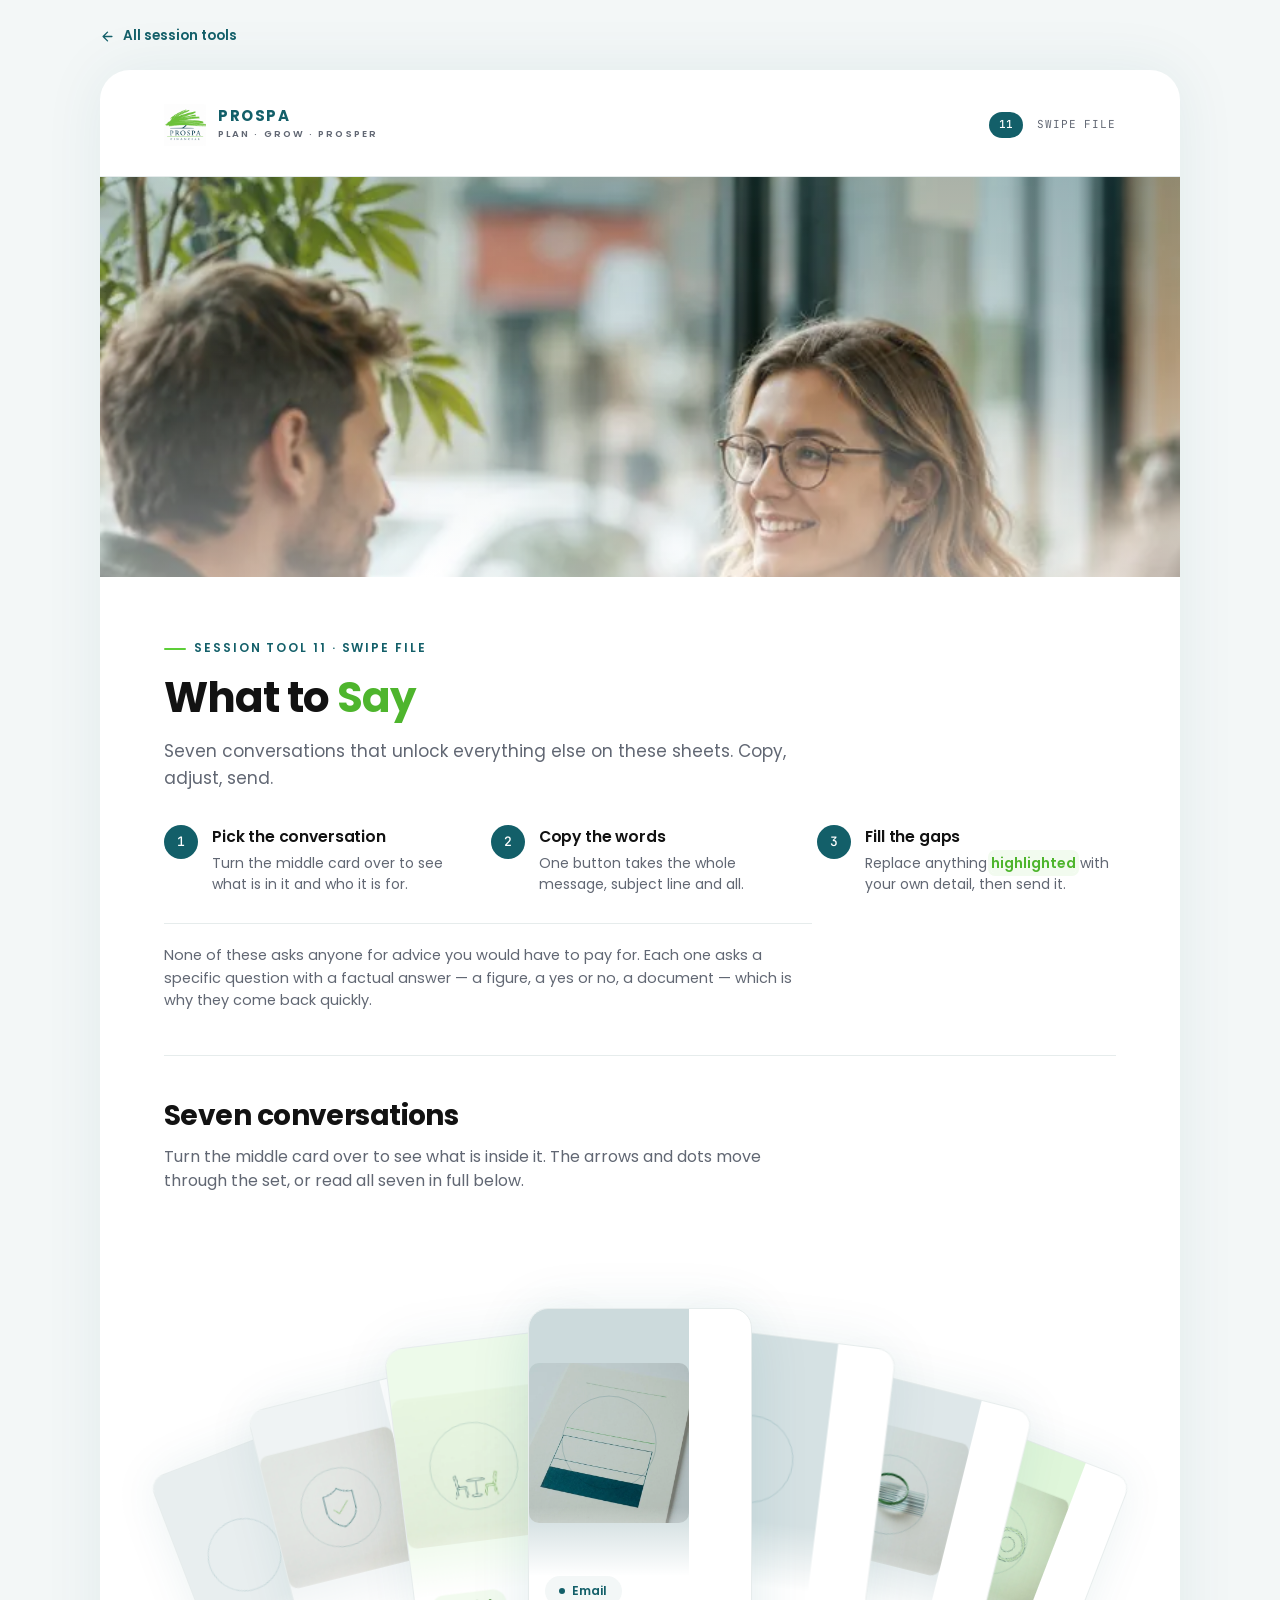
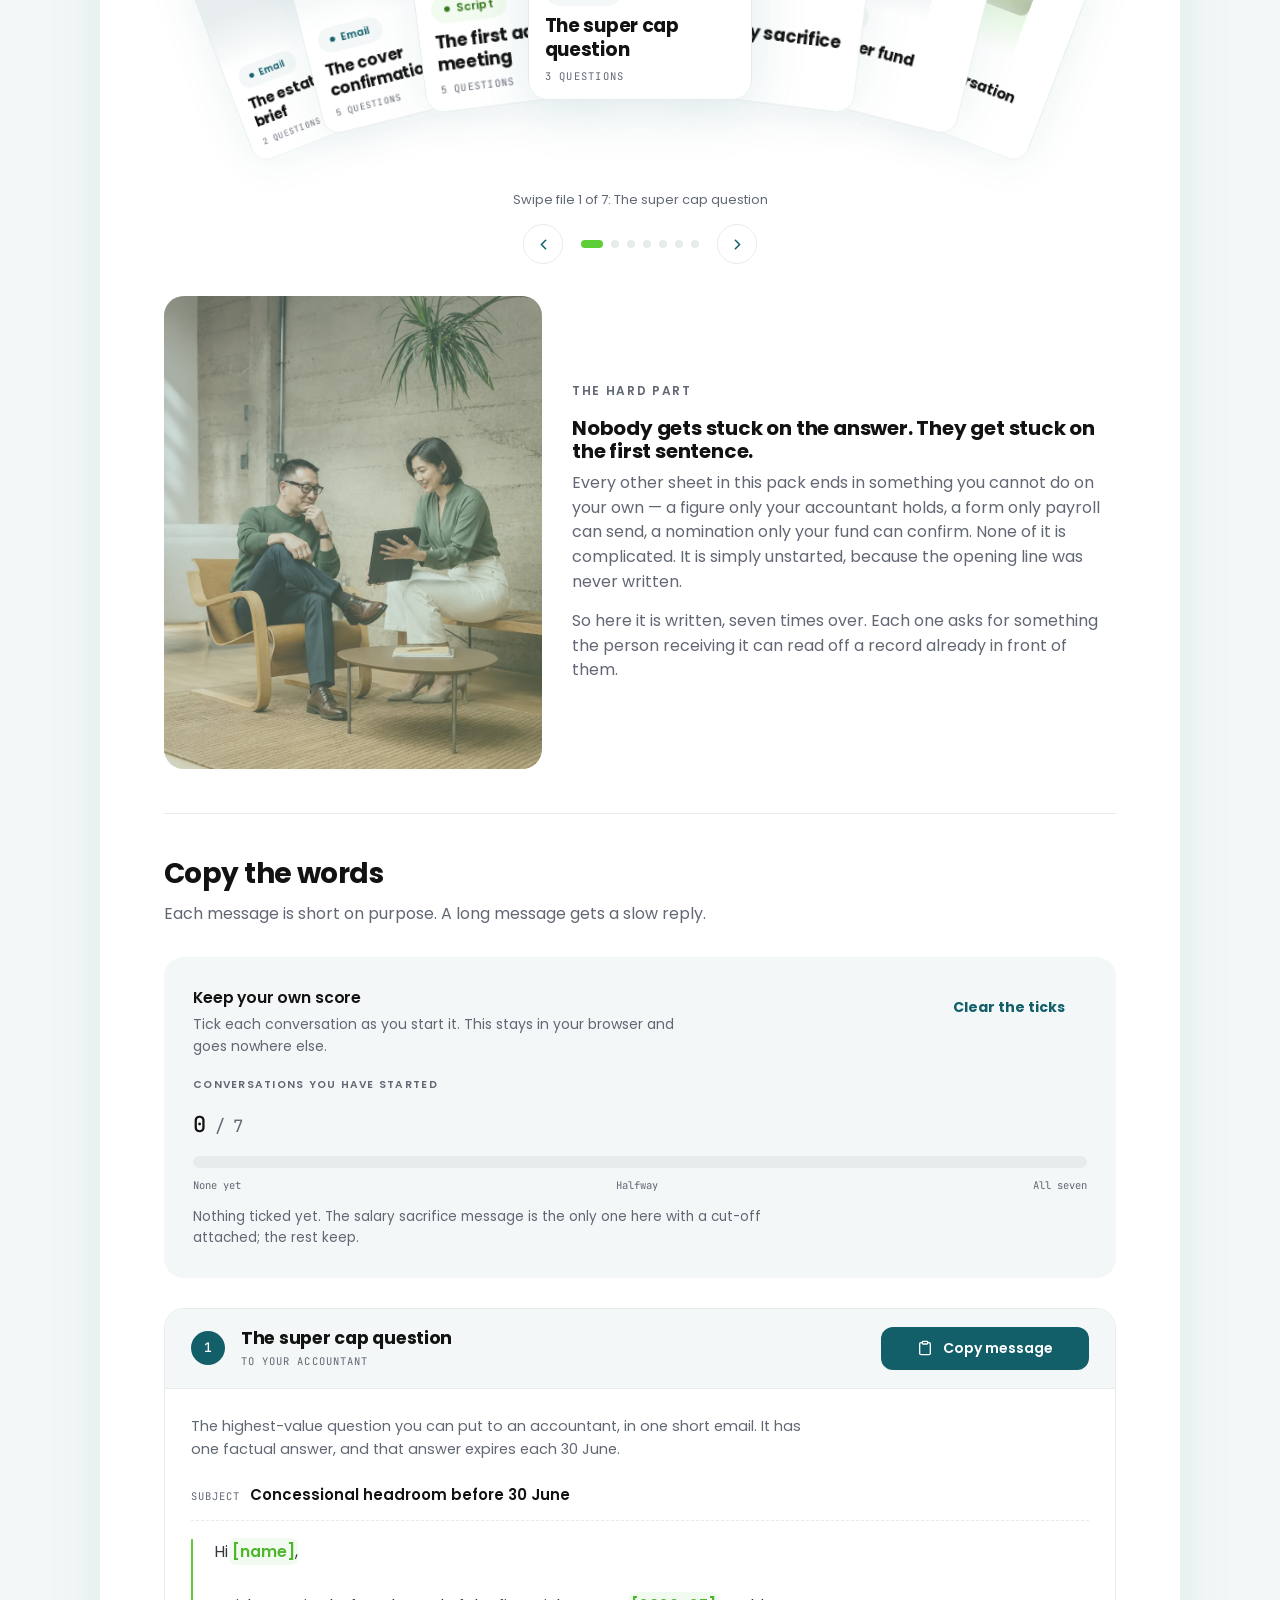
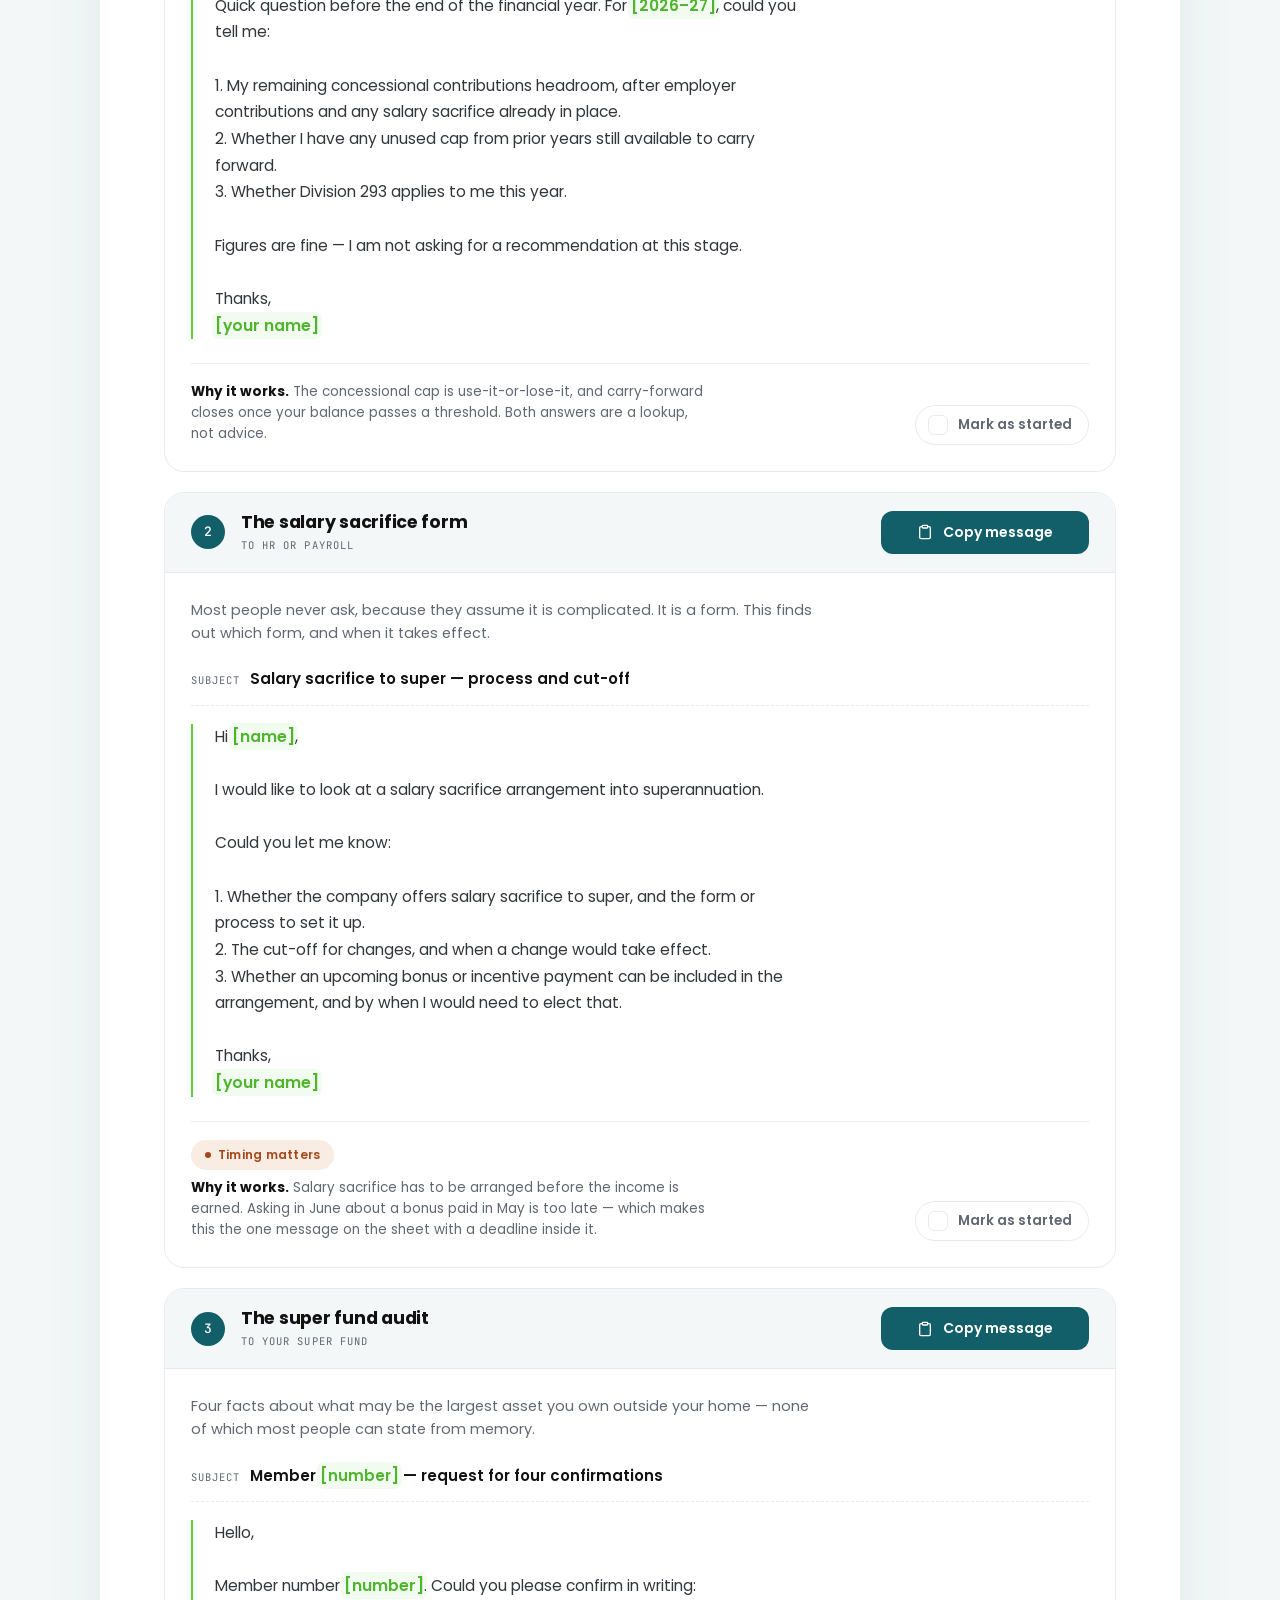
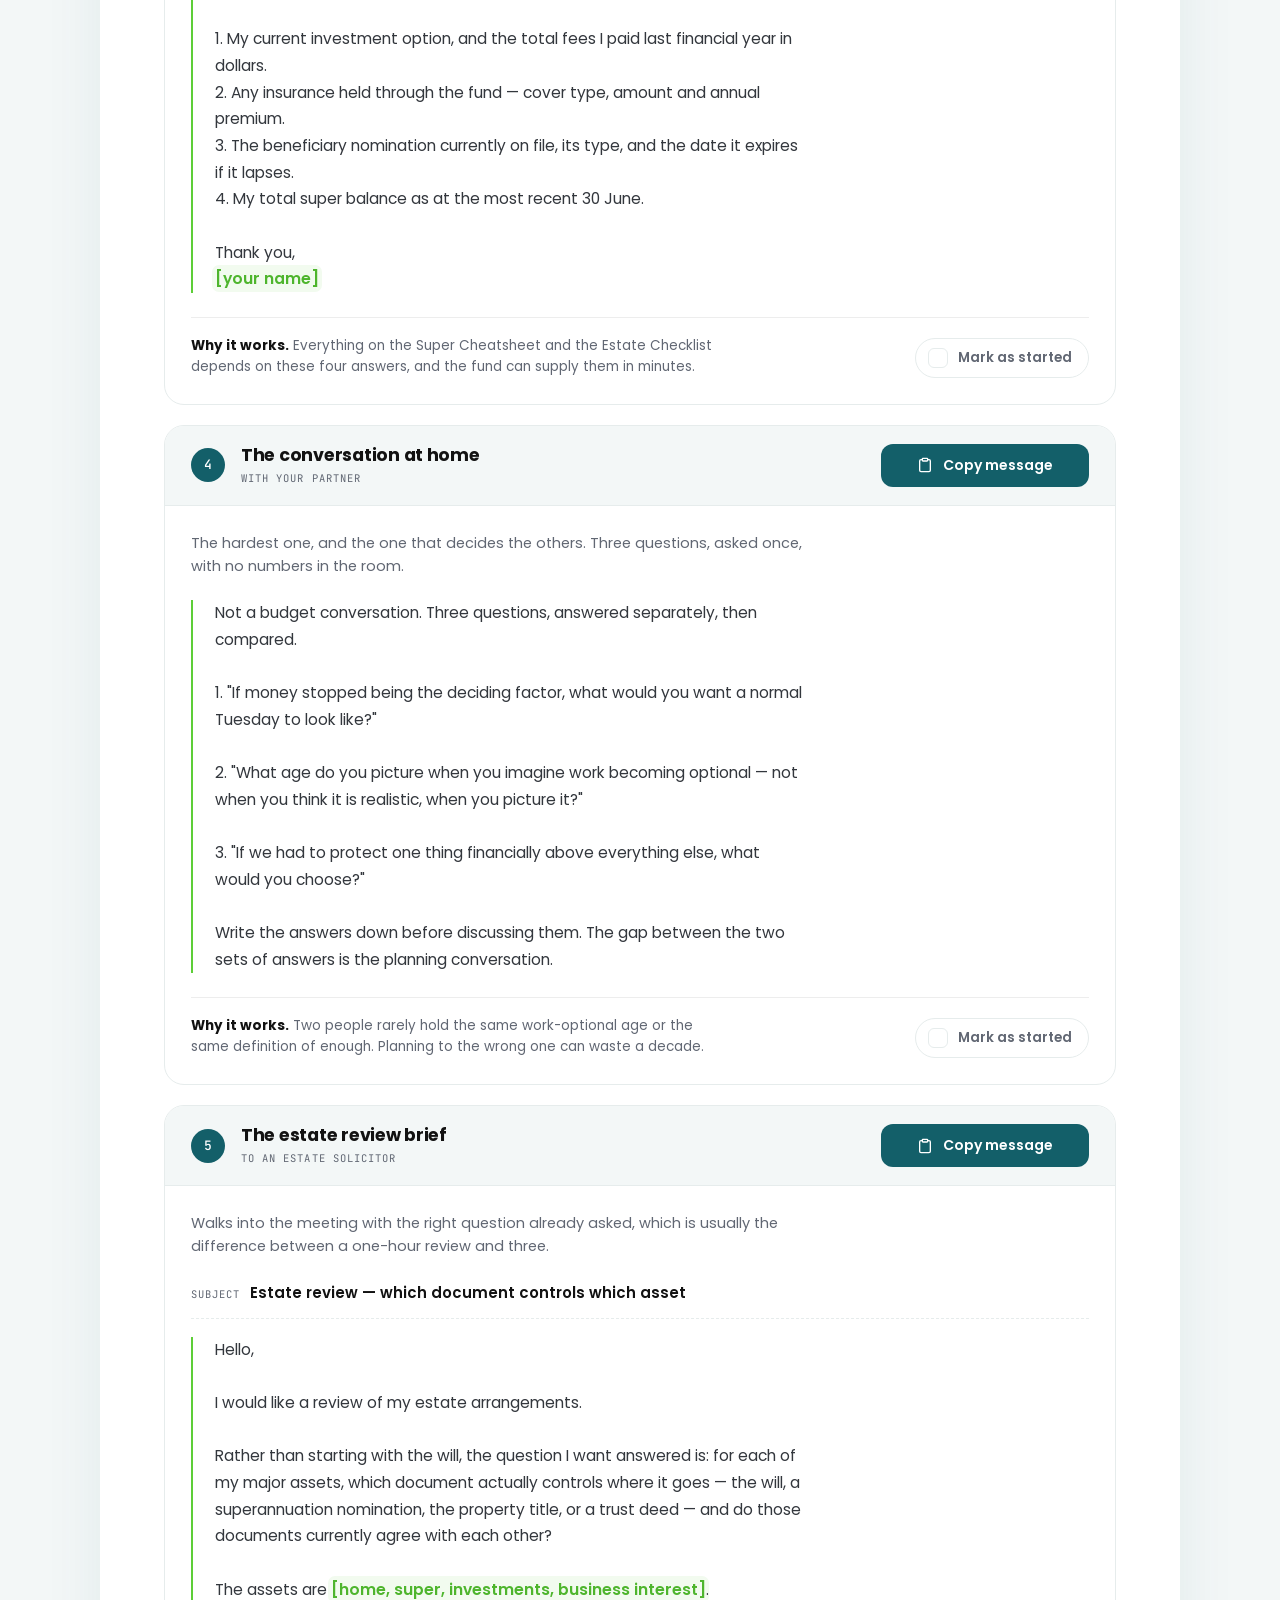
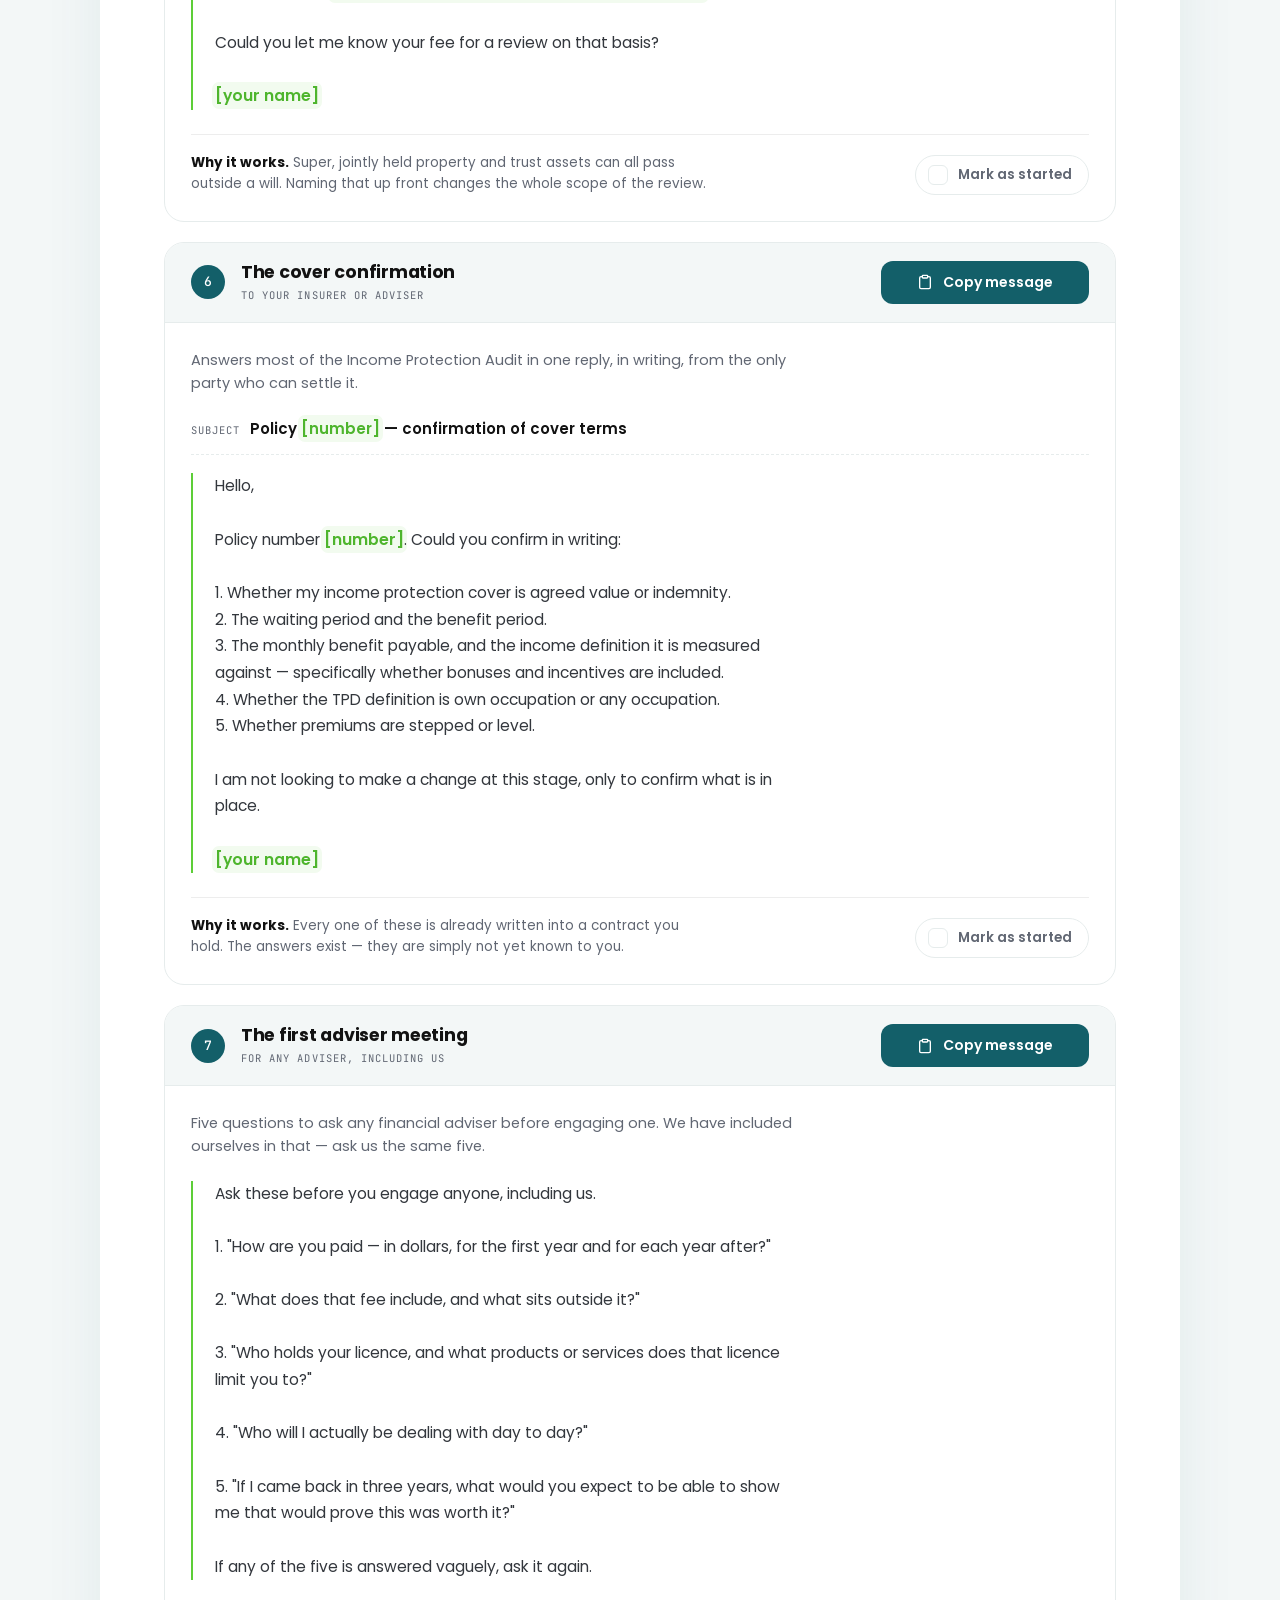
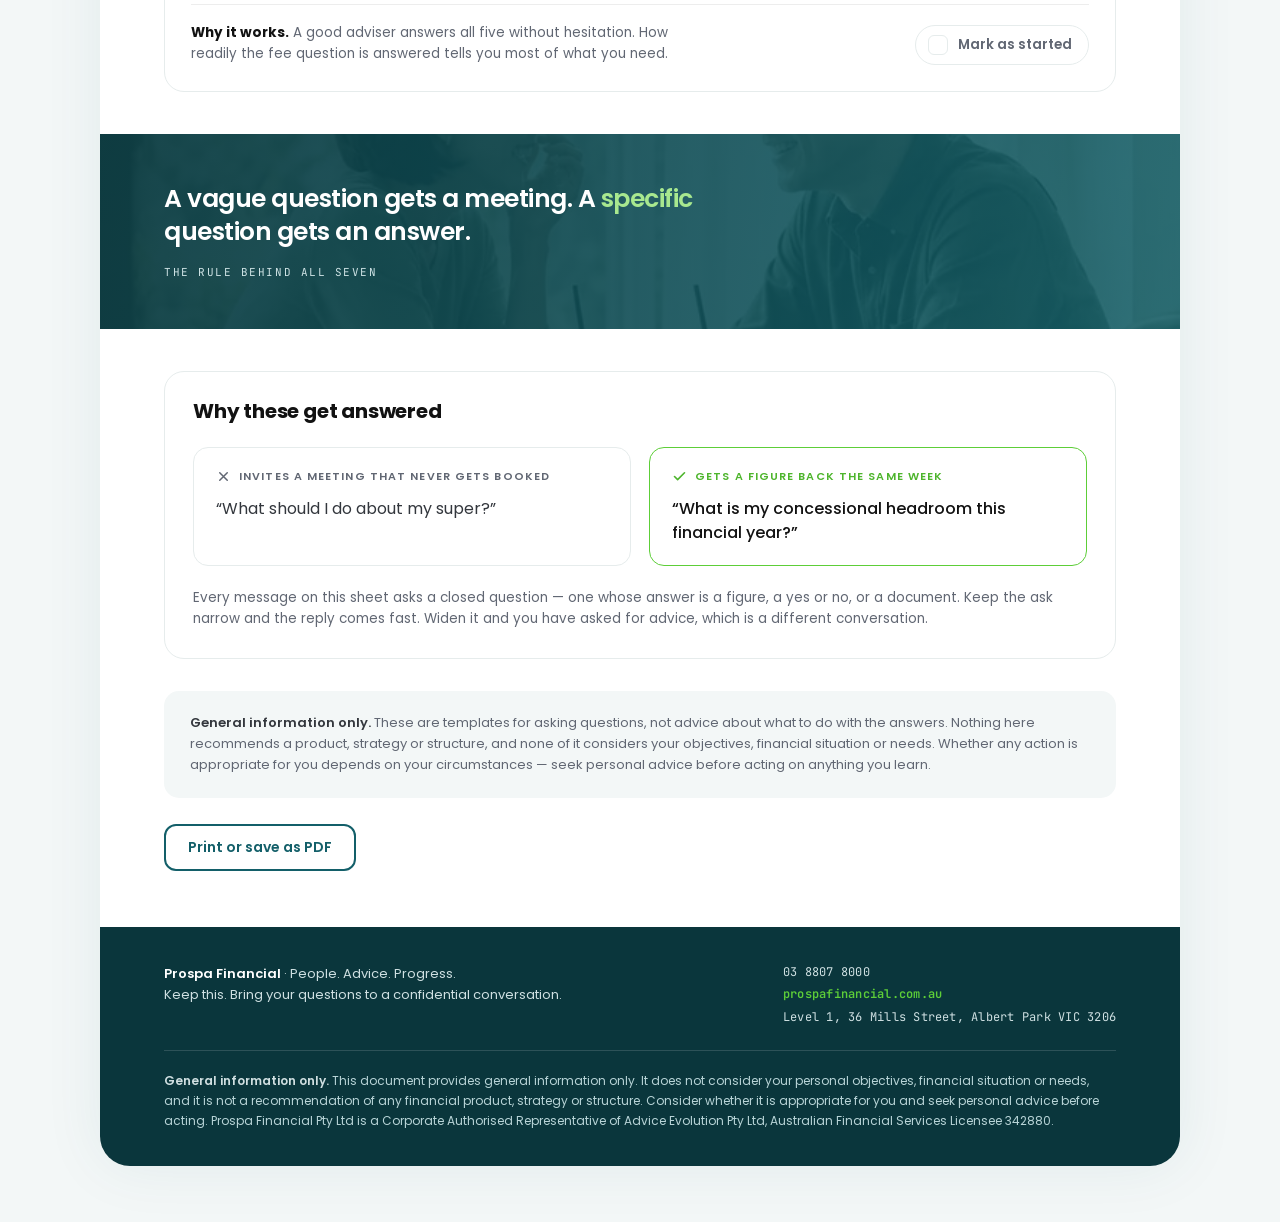
<file: magnets/11-conversation-swipe-file.html>
<!DOCTYPE html>
<html lang="en-AU">
  <head>
    <meta charset="UTF-8" />
    <meta name="viewport" content="width=device-width, initial-scale=1.0" />
    <title>What to Say — Prospa Financial</title>
    <meta
      name="description"
      content="Seven conversations that unlock everything else on these sheets — your accountant, payroll, your super fund, your partner, a solicitor, your insurer, any adviser. Copy, adjust, send."
    />
    <link rel="icon" type="image/svg+xml" href="../assets/favicon.svg" />
    <link rel="preconnect" href="https://fonts.googleapis.com" />
    <link rel="preconnect" href="https://fonts.gstatic.com" crossorigin />
    <link
      href="https://fonts.googleapis.com/css2?family=Poppins:wght@300;400;500;600;700;800&family=JetBrains+Mono:wght@400;500&display=swap"
      rel="stylesheet"
    />
    <link rel="stylesheet" href="../assets/prospa.css" />
    <style>
      /* ==========================================================
         11 · WHAT TO SAY — sheet-local styles only.
         Everything here is scoped to this document. No shared file
         is touched, and every colour comes from a token.
         ========================================================== */

      /* ---------- The card tints ----------
         Seven deliberate steps, not seven accidents. The five written
         messages walk down a teal ramp in the order you would send
         them; the two spoken scripts step out of that ramp in green.
         So the fan reads as "five letters and two conversations"
         before a word of it has been read — and the tint agrees with
         the badge tone each card already carries.

         The plain declarations are the fallback for engines without
         color-mix; the @supports block overrides them where it is
         available. Either way the values are brand tokens. */
      #fan {
        --tint-1: var(--accent);
        --tint-2: var(--accent);
        --tint-3: var(--bg2);
        --tint-4: var(--bg1);
        --tint-5: var(--bg2);
        --tint-6: var(--bg2);
        --tint-7: var(--bg1);
      }

      @supports (background: color-mix(in oklab, currentColor 50%, transparent)) {
        #fan {
          --tint-1: color-mix(in oklab, var(--teal) 22%, var(--white));
          --tint-2: color-mix(in oklab, var(--teal) 18%, var(--white));
          --tint-3: color-mix(in oklab, var(--teal) 14%, var(--white));
          --tint-4: color-mix(in oklab, var(--green) 21%, var(--white));
          --tint-5: color-mix(in oklab, var(--teal) 10%, var(--white));
          --tint-6: color-mix(in oklab, var(--teal) 7%, var(--white));
          --tint-7: color-mix(in oklab, var(--green) 12%, var(--white));
        }
      }

      /* The mark, raised. The shared default sits at 0.3 opacity, which
         is too faint to carry a drawing this considered. */
      #fan .fan-art-mark {
        color: var(--teal);
        opacity: 0.55;
      }

      /* The shared default draws the mark at 34% of the card, which is
         lost inside the ring below. These seven are drawn to be read. */
      #fan .fan-art-mark svg {
        width: 40%;
        max-width: 96px;
      }

      /* The shared .fan-title is sized in cqw, but nothing on the page
         declares a container, so the clamp pins it at its 19px maximum
         even on the 7.5rem card a phone gets — four lines for a title
         of four words. mountFan writes the real card width onto the
         stage as --fan-card-w, so size the title off that instead:
         13.5px at 120px, 19px by the time the card reaches 224px.
         (A container-type here would be the textbook fix, but it would
         flatten the card's preserve-3d and break the turn.) */
      #fan .fan-title {
        font-size: clamp(13.5px, calc(var(--fan-card-w, 16rem) * 0.053 + 7px), 19px);
        line-height: 1.24;
      }

      @media (max-width: 520px) {
        #fan .fan-len {
          font-size: 9.5px;
        }
        #fan .fan-front-copy {
          gap: 6px;
        }
        #fan .fan-front-copy .badge {
          font-size: 11px;
          padding: 5px 10px;
        }
      }

      /* One ring behind every mark — the single thing that makes seven
         separate drawings read as one set. It hangs off .fan-art rather
         than off the mark itself, because the mark's box is as wide as
         the card and a ring drawn on it comes out an ellipse. The white
         fade (.fan-art::after) paints over it, so the ring dissolves
         into the card's lower edge instead of stopping dead. */
      #fan .fan-art::before {
        content: '';
        position: absolute;
        top: 50%;
        left: 50%;
        width: 58%;
        aspect-ratio: 1;
        transform: translate(-50%, -50%);
        border-radius: 50%;
        border: 1px solid var(--teal);
        opacity: 0.17;
      }

      /* ---------- How to use it ---------- */
      .howto {
        display: grid;
        grid-template-columns: repeat(3, 1fr);
        gap: 28px;
        margin-top: 34px;
      }

      .howto-step {
        display: flex;
        gap: 14px;
        align-items: flex-start;
      }

      .howto-k {
        font-size: 15.5px;
        font-weight: 600;
        color: var(--ink);
        letter-spacing: -0.01em;
        margin-bottom: 4px;
      }

      .howto-step p + p {
        font-size: 14px;
        color: var(--gray);
        line-height: 1.5;
      }

      .howto-note {
        margin-top: 28px;
        padding-top: 20px;
        border-top: 1px solid var(--line);
        font-size: 14.5px;
        color: var(--gray);
        max-width: 72ch;
      }

      /* ---------- Placeholder chips ---------- */
      /* The chip is painted with a spread shadow rather than padding, so
         it costs no advance width: "<em>[name]</em>," keeps its comma
         tight against the word instead of floating a padded gap. */
      .ph,
      .script-text em {
        font-style: normal;
        background: var(--bg1);
        color: var(--green-600);
        font-weight: 600;
        border-radius: 4px;
        box-shadow: 0 0 0 3px var(--bg1);
        -webkit-box-decoration-break: clone;
        box-decoration-break: clone;
      }

      /* ---------- The tracker ---------- */
      .tracker {
        margin-bottom: 30px;
      }

      .tracker-head {
        display: flex;
        align-items: flex-start;
        justify-content: space-between;
        gap: 16px;
        margin-bottom: 20px;
        flex-wrap: wrap;
      }

      /* Scoped to the paragraph that follows the heading. A bare
         `.tracker-head p` is (0,1,1) and so also beats `.howto-k` at (0,1,0),
         which flattened "Keep your own score" into its own subtext. */
      .tracker-head .howto-k + p {
        font-size: 14px;
        color: var(--gray);
        max-width: 54ch;
      }

      .track-note {
        margin-top: 14px;
        font-size: 13.5px;
        color: var(--gray);
        max-width: 64ch;
      }

      /* ---------- A single script ---------- */
      .script {
        border: 1px solid var(--line);
        border-radius: var(--r-lg);
        overflow: hidden;
        margin-bottom: 20px;
        background: var(--white);
      }

      .script-head {
        display: flex;
        align-items: center;
        gap: 16px;
        padding: 18px 26px;
        background: var(--bg2);
        border-bottom: 1px solid var(--line);
        flex-wrap: wrap;
      }

      .script-titles {
        flex: 1 1 200px;
        min-width: 0;
      }

      .script-titles h3 {
        font-size: 17.5px;
        letter-spacing: -0.015em;
      }

      .script-to {
        display: block;
        margin-top: 5px;
        font-family: 'JetBrains Mono', monospace;
        font-size: 10.5px;
        letter-spacing: 0.1em;
        text-transform: uppercase;
        color: var(--gray);
      }

      .copy-btn {
        flex: none;
        min-width: 13rem;
      }

      /* The shared .btn carries no focus style of its own, and this is the one
         button on the sheet a keyboard reader lands on without having moved
         there — cue() focuses it after the fan hands over. */
      .copy-btn:focus-visible {
        outline: 2px solid var(--teal);
        outline-offset: 3px;
      }

      .copy-ic svg {
        width: 16px;
        height: 16px;
        display: block;
      }

      .copy-ic .ic-tick {
        display: none;
      }

      .copy-btn[data-state] .ic-tick {
        display: block;
      }

      .copy-btn[data-state] .ic-clip {
        display: none;
      }

      .copy-btn[data-state='done'] {
        background: var(--green);
      }

      .script-body {
        padding: 26px;
      }

      .script-intro {
        font-size: 14.5px;
        color: var(--gray);
        line-height: 1.6;
        max-width: 70ch;
        margin-bottom: 22px;
      }

      .script-subject {
        display: flex;
        gap: 10px;
        align-items: baseline;
        flex-wrap: wrap;
        padding-bottom: 14px;
        margin-bottom: 18px;
        border-bottom: 1px dashed var(--line);
      }

      .script-subject .k {
        font-family: 'JetBrains Mono', monospace;
        font-size: 10.5px;
        letter-spacing: 0.1em;
        text-transform: uppercase;
        color: var(--gray);
        flex: none;
      }

      .script-subject .v {
        font-size: 15px;
        font-weight: 600;
        color: var(--ink);
      }

      .script-text {
        font-size: 15.5px;
        color: var(--slate);
        line-height: 1.72;
        white-space: pre-wrap;
        overflow-wrap: break-word;
        border-left: 2px solid var(--green);
        padding-left: 22px;
        max-width: 68ch;
      }

      .script-foot {
        display: flex;
        align-items: flex-end;
        justify-content: space-between;
        gap: 20px;
        margin-top: 24px;
        padding-top: 18px;
        border-top: 1px solid var(--line-2);
        flex-wrap: wrap;
      }

      .script-why {
        font-size: 13.5px;
        color: var(--gray);
        max-width: 58ch;
        line-height: 1.55;
      }

      .script-flag {
        margin-bottom: 8px;
      }

      /* ---------- Mark as sent ---------- */
      .sent-btn {
        flex: none;
        display: inline-flex;
        align-items: center;
        gap: 10px;
        padding: 9px 16px 9px 12px;
        border-radius: var(--r-pill);
        border: 1px solid var(--line);
        background: var(--white);
        color: var(--gray);
        font-family: 'Poppins', sans-serif;
        font-size: 13.5px;
        font-weight: 600;
        cursor: pointer;
        transition: border-color var(--dur-snap) var(--ease), color var(--dur-snap) var(--ease);
      }

      .sent-btn:hover {
        border-color: var(--teal);
        color: var(--teal);
      }

      .sent-btn:focus-visible {
        outline: 2px solid var(--teal);
        outline-offset: 2px;
      }

      .sent-box {
        width: 20px;
        height: 20px;
        border-radius: 6px;
        border: 1px solid var(--line);
        background: var(--white);
        display: inline-flex;
        align-items: center;
        justify-content: center;
        flex: none;
        transition: background var(--dur-snap) var(--ease), border-color var(--dur-snap) var(--ease);
      }

      .sent-box svg {
        width: 13px;
        height: 13px;
        color: var(--white);
        opacity: 0;
        transition: opacity var(--dur-snap) var(--ease);
      }

      .sent-btn[aria-pressed='true'] {
        border-color: var(--green);
        color: var(--green-600);
      }

      .sent-btn[aria-pressed='true'] .sent-box {
        background: var(--green);
        border-color: var(--green);
      }

      .sent-btn[aria-pressed='true'] .sent-box svg {
        opacity: 1;
      }

      /* ---------- The cue when the fan sends you to a script ---------- */
      .script.is-cued {
        animation: cue 0.95s var(--ease);
      }

      /* Green, not --accent: --accent is a pale steel, and a pulse in it on a
         white card is invisible — which left the fan's handover silent. */
      @keyframes cue {
        from {
          box-shadow: 0 0 0 0 var(--green);
        }
        to {
          box-shadow: 0 0 0 12px transparent;
        }
      }

      @media (prefers-reduced-motion: reduce) {
        .script.is-cued {
          animation: none;
        }
      }

      /* ---------- Ask this, not that ---------- */
      .ask-pair {
        display: grid;
        grid-template-columns: repeat(2, 1fr);
        gap: 18px;
        margin: 24px 0 22px;
      }

      .ask {
        border: 1px solid var(--line);
        border-radius: var(--r-md);
        padding: 20px 22px;
        background: var(--white);
      }

      .ask-k {
        display: flex;
        align-items: center;
        gap: 8px;
        font-size: 11px;
        font-weight: 600;
        letter-spacing: 0.1em;
        text-transform: uppercase;
        color: var(--gray);
        margin-bottom: 12px;
      }

      .ask-k svg {
        width: 15px;
        height: 15px;
        flex: none;
      }

      .ask p {
        font-size: 16px;
        line-height: 1.5;
        color: var(--slate);
      }

      .ask-yes {
        border-color: var(--green);
      }

      .ask-yes .ask-k {
        color: var(--green-600);
      }

      .ask-yes p {
        color: var(--ink);
        font-weight: 500;
      }

      /* ---------- Responsive ---------- */
      @media (max-width: 720px) {
        .howto {
          grid-template-columns: 1fr;
          gap: 22px;
        }
        .ask-pair {
          grid-template-columns: 1fr;
        }
      }

      @media (max-width: 560px) {
        .script-head {
          padding: 16px 18px;
          gap: 12px;
        }
        .script-body {
          padding: 20px 18px;
        }
        .script-text {
          padding-left: 16px;
          font-size: 15px;
        }
        /* A full-width action is a better target than a floated pill. */
        .copy-btn {
          flex: 1 0 100%;
          min-width: 0;
          width: 100%;
        }
        .script-foot {
          align-items: flex-start;
        }
      }

      /* ---------- Print ----------
         Nothing invented here is heavy, but it all gets its own paper
         treatment: the sheet has to stay a clean, ink-light A4. */
      @media print {
        .script {
          border: 0;
          border-top: 1pt solid var(--line);
          border-radius: 0;
          margin-bottom: 0;
          break-inside: avoid;
        }
        .script-head {
          background: var(--white);
          border-bottom: 0;
          padding: 11pt 0 5pt;
        }
        .script-body {
          padding: 0 0 11pt;
        }
        .script-intro,
        .script-subject {
          margin-bottom: 8pt;
        }
        .script-text {
          font-size: 10pt;
          max-width: none;
        }
        /* On paper a placeholder is a line to write on, not a chip. */
        .script-text em,
        .script-subject .ph {
          background: none;
          box-shadow: none;
          color: var(--ink);
          border-bottom: 1px solid var(--gray);
          border-radius: 0;
          padding: 0 2px;
        }
        .script-foot {
          margin-top: 10pt;
          padding-top: 8pt;
        }
        /* The tracker keeps its count and loses its bar: the bar is
           forced to full width in print by the shared stylesheet, and a
           full bar would misreport a half-finished list. */
        .tracker .w-goal-track,
        .tracker .w-goal-axis {
          display: none !important;
        }
        .tracker {
          break-inside: avoid;
        }
        .ask-pair {
          break-inside: avoid;
          gap: 10pt;
        }
        .howto {
          gap: 10pt;
        }
        /* .num is white type on a teal fill. Chrome prints without
           background graphics by default, which would leave a white
           digit on white paper — so on paper it becomes an outline. */
        .howto .num,
        .script-head .num {
          background: none;
          color: var(--teal);
          border: 1pt solid var(--teal);
        }
      }

      /* ---- Generated card plates (see the `mark` helper) ---- */
      /* #fan-scoped, because the rule above that dims the mark to 0.55 is too,
         and an ID beats a class however late this comes in the file. 0.55 is
         right for a stroked glyph; a plate at 0.55 is a grey smudge. */
      #fan .fan-art-mark:has(.sw-plate) {
        opacity: 1;
      }
      #fan .fan-art-mark .sw-plate {
        width: 100%;
        max-width: 160px;
        height: auto;
        display: block;
        border-radius: var(--r-sm);
        /* The plate's paper is off-white; multiplied against the card's tint
           the paper drops out and only the ink stays, so the drawing sits in
           the card rather than on a pasted white square. */
        mix-blend-mode: multiply;
      }
      .fan-art-mark .sw-icon {
        display: none;
      }
      .fan-art-sm .sw-plate {
        display: none;
      }

      @media print {
        .fan-art-mark .sw-plate {
          display: none;
        }
        .fan-art-mark .sw-icon {
          display: block;
        }
        .fan-art-mark {
          opacity: 0.3;
        }
      }
    </style>
  </head>
  <body>
    <div data-sheet-back></div>

    <article class="sheet sheet-wide">
      <div data-sheet-masthead></div>
      <div data-sheet-hero></div>

      <div class="pad">
        <div class="eyebrow">Session tool 11 · Swipe file</div>
        <h1 class="doc-title">What to <em>Say</em></h1>
        <p class="lede">
          Seven conversations that unlock everything else on these sheets. Copy, adjust, send.
        </p>

        <div class="howto">
          <div class="howto-step">
            <span class="num">1</span>
            <div>
              <p class="howto-k">Pick the conversation</p>
              <p>Turn the middle card over to see what is in it and who it is for.</p>
            </div>
          </div>
          <div class="howto-step">
            <span class="num">2</span>
            <div>
              <p class="howto-k">Copy the words</p>
              <p>One button takes the whole message, subject line and all.</p>
            </div>
          </div>
          <div class="howto-step">
            <span class="num">3</span>
            <div>
              <p class="howto-k">Fill the gaps</p>
              <p>Replace anything <em class="ph">highlighted</em> with your own detail, then send it.</p>
            </div>
          </div>
        </div>

        <p class="howto-note">
          None of these asks anyone for advice you would have to pay for. Each one asks a specific
          question with a factual answer — a figure, a yes or no, a document — which is why they come
          back quickly.
        </p>

        <hr class="rule" />

        <!-- ---------- The fan ---------- -->
        <div class="sec-head">
          <h2>Seven conversations</h2>
          <p>
            Turn the middle card over to see what is inside it. The arrows and dots move through the
            set, or read all seven in full below.
          </p>
        </div>

        <div class="fan" id="fan"></div>

        <!-- ---------- Why starting is the hard part ---------- -->
        <div class="lm-aside" style="--lm-aside-pos: 50% 38%">
          <div class="lm-aside-img">
            <img src="../assets/img/photo/adviser-client-tablet-lounge-consultation.webp" alt="" loading="lazy" decoding="async" />
          </div>
          <div>
            <p class="sub-h">The hard part</p>
            <h3 class="step-h">Nobody gets stuck on the answer. They get stuck on the first sentence.</h3>
            <p class="muted">
              Every other sheet in this pack ends in something you cannot do on your own — a figure
              only your accountant holds, a form only payroll can send, a nomination only your fund
              can confirm. None of it is complicated. It is simply unstarted, because the opening
              line was never written.
            </p>
            <p class="muted" style="margin-top: 14px">
              So here it is written, seven times over. Each one asks for something the person
              receiving it can read off a record already in front of them.
            </p>
          </div>
        </div>

        <hr class="rule" />

        <!-- ---------- Full text ---------- -->
        <div class="sec-head">
          <h2>Copy the words</h2>
          <p>Each message is short on purpose. A long message gets a slow reply.</p>
        </div>

        <div class="card card-tint tracker">
          <div class="tracker-head">
            <div>
              <p class="howto-k">Keep your own score</p>
              <p>Tick each conversation as you start it. This stays in your browser and goes nowhere else.</p>
            </div>
            <button class="btn btn-ghost btn-sm no-print" type="button" data-reset>Clear the ticks</button>
          </div>
          <div id="track"></div>
          <p class="track-note" data-track-note></p>
        </div>

        <p class="sr-only" role="status" aria-live="polite" id="copy-status"></p>

        <div id="scripts"></div>

        <!-- ---------- The rule behind all seven ---------- -->
        <div class="lm-photoband">
          <img src="../assets/img/photo/mature-couple-cafe-conversation-iced-drinks.webp" alt="" loading="lazy" decoding="async" />
          <p>A vague question gets a meeting. A <em>specific</em> question gets an answer.</p>
          <span class="lm-band-k">The rule behind all seven</span>
        </div>

        <div class="card">
          <h3 class="step-h">Why these get answered</h3>
          <div class="ask-pair">
            <div class="ask">
              <span class="ask-k">
                <svg viewBox="0 0 24 24" fill="none" stroke="currentColor" stroke-width="2.4"
                     stroke-linecap="round" stroke-linejoin="round" aria-hidden="true"><path d="M18 6 6 18M6 6l12 12"/></svg>
                Invites a meeting that never gets booked
              </span>
              <p>&ldquo;What should I do about my super?&rdquo;</p>
            </div>
            <div class="ask ask-yes">
              <span class="ask-k">
                <svg viewBox="0 0 24 24" fill="none" stroke="currentColor" stroke-width="2.6"
                     stroke-linecap="round" stroke-linejoin="round" aria-hidden="true"><path d="M20 6 9 17l-5-5"/></svg>
                Gets a figure back the same week
              </span>
              <p>&ldquo;What is my concessional headroom this financial year?&rdquo;</p>
            </div>
          </div>
          <p class="muted small">
            Every message on this sheet asks a closed question — one whose answer is a figure, a yes
            or no, or a document. Keep the ask narrow and the reply comes fast. Widen it and you have
            asked for advice, which is a different conversation.
          </p>
        </div>

        <div class="disclaimer" style="margin-top: 32px">
          <b>General information only.</b> These are templates for asking questions, not advice about
          what to do with the answers. Nothing here recommends a product, strategy or structure, and
          none of it considers your objectives, financial situation or needs. Whether any action is
          appropriate for you depends on your circumstances — seek personal advice before acting on
          anything you learn.
        </div>

        <div class="row no-print" style="margin-top: 26px">
          <button class="btn btn-outline btn-sm" data-print>Print or save as PDF</button>
        </div>
      </div>

      <div data-sheet-foot></div>
    </article>

    <script type="module">
      import { mountSheet, wirePrint, store } from '../assets/sheet.js'
      import { mountFan } from '../assets/components.js'
      import { goalProgress } from '../assets/widgets.js'

      mountSheet({
        no: '11',
        kind: 'Swipe file',
        wide: true,
        hero: {
          src: 'photo/professionals-cafe-meeting-coffee-discussion.webp',
          alt: '',
          variant: 'photo',
          pos: '50% 34%',
        },
      })
      wirePrint()

      const esc = (s) =>
        String(s).replace(/[&<>"']/g, (c) => ({ '&': '&amp;', '<': '&lt;', '>': '&gt;', '"': '&quot;', "'": '&#39;' }[c]))

      const reduced = () => window.matchMedia('(prefers-reduced-motion: reduce)').matches

      /* The message body highlights its placeholders, so the subject line has
         to as well — otherwise "replace anything highlighted" silently skips
         the one sitting in the subject. Display only: the clipboard is built
         from the plain string, not from this. */
      const chips = (s) => esc(s).replace(/\[[^\]]+\]/g, (m) => `<em class="ph">${m}</em>`)

      /* ----------------------------------------------------------
         The card marks.
         Seven drawings, one hand. Each is 32 units square with a
         1.8 stroke, so they share an optical weight and a margin —
         and each one names its counterparty rather than decorating
         the card: a calculator for the accountant, a payslip with
         its arrow turning upward for payroll, a vault for the fund,
         two bubbles for the conversation at home, a set of scales
         for the solicitor, a shield for the insurer, a person and a
         bubble for the adviser.
         Single-colour line art on currentColor, so the tint system
         and the small 20px version both keep working.
         ---------------------------------------------------------- */
      /* Each card carries two marks and the CSS picks one.
         The big card face shows a generated plate — the brand's abstract
         language, drawn for this specific conversation. The 38px row icon
         keeps the line drawing, because a paper-textured render turns to mush
         at that size and a stroked glyph does not. Both come through the one
         `mark` field mountFan already renders, so components.js is untouched. */
      const mark = (d, plate) =>
        `<img class="sw-plate" src="../assets/img/art/${plate}" alt="" loading="lazy" decoding="async" />` +
        `<svg class="sw-icon" width="64" height="64" viewBox="0 0 32 32" fill="none" stroke="currentColor"
          stroke-width="1.8" stroke-linecap="round" stroke-linejoin="round" aria-hidden="true">${d}</svg>`

      const MARKS = {
        // Calculator — the accountant.
        calculator: mark(`
          <rect x="6.5" y="3" width="19" height="26" rx="3"/>
          <rect x="10" y="6.5" width="12" height="5.2" rx="1.3"/>
          <path d="M10 16.5h2.2M14.9 16.5h2.2M19.8 16.5h2.2"/>
          <path d="M10 20.5h2.2M14.9 20.5h2.2M19.8 20.5h2.2"/>
          <path d="M10 24.5h2.2M14.9 24.5h7.1"/>`, 'swipe-1-headroom.webp'),

        // A payslip with part of it turning upward — payroll.
        payslip: mark(`
          <rect x="4.5" y="4" width="16" height="24" rx="2.8"/>
          <path d="M8 10.2h9M8 14.8h9M8 19.4h5.8"/>
          <path d="M21.1 24.2c3.5 0 5.3-1.9 5.3-5.6"/>
          <path d="M24.3 20.7 26.4 18.6 28.5 20.7"/>`, 'swipe-2-sacrifice.webp'),

        // A vault door — money you cannot reach yet.
        vault: mark(`
          <rect x="3.5" y="5.5" width="25" height="21" rx="3"/>
          <rect x="7" y="9" width="18" height="14" rx="2"/>
          <circle cx="16" cy="16" r="3.6"/>
          <path d="M16 10.6v1.8M16 19.6v1.8M10.6 16h1.8M19.6 16h1.8"/>`, 'swipe-3-fundaudit.webp'),

        // Two bubbles, each pointing at its own speaker — the talk at home.
        dialogue: mark(`
          <rect x="3" y="4.5" width="15" height="10.6" rx="3.2"/>
          <path d="M6.6 15.1v3.8l3.6-3.8"/>
          <rect x="14" y="16.6" width="15" height="10.6" rx="3.2"/>
          <path d="M25.4 16.6v-3.8l-3.6 3.8"/>`, 'swipe-4-athome.webp'),

        // Scales — the solicitor, and the question of whether the documents agree.
        scales: mark(`
          <path d="M16 6.5v20.5"/>
          <path d="M11.4 27h9.2"/>
          <path d="M6 9.4h20"/>
          <path d="M6 9.4 3 15.8h6z"/>
          <path d="M26 9.4 23 15.8h6z"/>`, 'swipe-5-estate.webp'),

        // A shield with a tick — cover, confirmed.
        shield: mark(`
          <path d="M16 3.2 26.3 6.9v8.4c0 6-4.2 11.2-10.3 13.5C9.9 26.5 5.7 21.3 5.7 15.3V6.9z"/>
          <path d="M11.5 15.6 14.6 18.7 20.5 12.4"/>`, 'swipe-6-cover.webp'),

        // A person and a bubble — any adviser, including us.
        adviser: mark(`
          <circle cx="12.4" cy="12.6" r="4.6"/>
          <path d="M4.5 28.4a7.9 7.9 0 0 1 15.8 0"/>
          <rect x="19.4" y="3.4" width="10.6" height="8.4" rx="2.4"/>
          <path d="M22.7 11.8v3.3l3.1-3.3"/>
          <path d="M22.3 6.4h5M22.3 8.9h3"/>`, 'swipe-7-firstmeeting.webp'),
      }

      /* ----------------------------------------------------------
         The seven files.
         `tint` points at the ramp defined in this file's stylesheet,
         so the sequence is readable in one place and never a raw hex.
         ---------------------------------------------------------- */
      const FILES = [
        {
          id: 'accountant-headroom',
          title: 'The super cap question',
          format: 'Email',
          tone: 'teal',
          length: '3 questions',
          subtitle: 'To your accountant',
          tint: 'var(--tint-1)',
          mark: MARKS.calculator,
          body: 'The highest-value question you can put to an accountant, in one short email. It has one factual answer, and that answer expires each 30 June.',
          inside: ['Your remaining cap this year', 'Whether carry-forward is open to you', 'Whether Division 293 applies'],
          to: 'Accountant',
          subject: 'Concessional headroom before 30 June',
          why: 'The concessional cap is use-it-or-lose-it, and carry-forward closes once your balance passes a threshold. Both answers are a lookup, not advice.',
          text: `Hi <em>[name]</em>,

Quick question before the end of the financial year. For <em>[2026–27]</em>, could you tell me:

1. My remaining concessional contributions headroom, after employer contributions and any salary sacrifice already in place.
2. Whether I have any unused cap from prior years still available to carry forward.
3. Whether Division 293 applies to me this year.

Figures are fine — I am not asking for a recommendation at this stage.

Thanks,
<em>[your name]</em>`,
        },
        {
          id: 'hr-sacrifice',
          title: 'The salary sacrifice form',
          format: 'Email',
          tone: 'teal',
          length: '3 questions',
          subtitle: 'To HR or payroll',
          tint: 'var(--tint-2)',
          mark: MARKS.payslip,
          body: 'Most people never ask, because they assume it is complicated. It is a form. This finds out which form, and when it takes effect.',
          inside: ['Whether an arrangement is available', 'The cut-off and when it starts', 'Whether bonuses can be included'],
          to: 'HR / Payroll',
          subject: 'Salary sacrifice to super — process and cut-off',
          flag: 'Timing matters',
          why: 'Salary sacrifice has to be arranged before the income is earned. Asking in June about a bonus paid in May is too late — which makes this the one message on the sheet with a deadline inside it.',
          text: `Hi <em>[name]</em>,

I would like to look at a salary sacrifice arrangement into superannuation.

Could you let me know:

1. Whether the company offers salary sacrifice to super, and the form or process to set it up.
2. The cut-off for changes, and when a change would take effect.
3. Whether an upcoming bonus or incentive payment can be included in the arrangement, and by when I would need to elect that.

Thanks,
<em>[your name]</em>`,
        },
        {
          id: 'super-fund',
          title: 'The super fund audit',
          format: 'Email',
          tone: 'teal',
          length: '4 questions',
          subtitle: 'To your super fund',
          tint: 'var(--tint-3)',
          mark: MARKS.vault,
          body: 'Four facts about what may be the largest asset you own outside your home — none of which most people can state from memory.',
          inside: ['Your investment option and fees', 'Insurance held inside the fund', 'The nomination on file and its expiry'],
          to: 'Super fund',
          subject: 'Member [number] — request for four confirmations',
          why: 'Everything on the Super Cheatsheet and the Estate Checklist depends on these four answers, and the fund can supply them in minutes.',
          text: `Hello,

Member number <em>[number]</em>. Could you please confirm in writing:

1. My current investment option, and the total fees I paid last financial year in dollars.
2. Any insurance held through the fund — cover type, amount and annual premium.
3. The beneficiary nomination currently on file, its type, and the date it expires if it lapses.
4. My total super balance as at the most recent 30 June.

Thank you,
<em>[your name]</em>`,
        },
        {
          id: 'partner',
          title: 'The conversation at home',
          format: 'Script',
          tone: 'green',
          length: '3 questions',
          subtitle: 'With your partner',
          tint: 'var(--tint-4)',
          mark: MARKS.dialogue,
          body: 'The hardest one, and the one that decides the others. Three questions, asked once, with no numbers in the room.',
          inside: ['What "enough" means to each of you', 'The age you each picture', 'What you would each protect first'],
          to: 'Partner',
          why: 'Two people rarely hold the same work-optional age or the same definition of enough. Planning to the wrong one can waste a decade.',
          text: `Not a budget conversation. Three questions, answered separately, then compared.

1. "If money stopped being the deciding factor, what would you want a normal Tuesday to look like?"

2. "What age do you picture when you imagine work becoming optional — not when you think it is realistic, when you picture it?"

3. "If we had to protect one thing financially above everything else, what would you choose?"

Write the answers down before discussing them. The gap between the two sets of answers is the planning conversation.`,
        },
        {
          id: 'estate-lawyer',
          title: 'The estate review brief',
          format: 'Email',
          tone: 'teal',
          length: '2 questions',
          subtitle: 'To an estate solicitor',
          tint: 'var(--tint-5)',
          mark: MARKS.scales,
          body: 'Walks into the meeting with the right question already asked, which is usually the difference between a one-hour review and three.',
          inside: ['Which document controls which asset', 'Whether the three agree', 'What a review would cost'],
          to: 'Estate solicitor',
          subject: 'Estate review — which document controls which asset',
          why: 'Super, jointly held property and trust assets can all pass outside a will. Naming that up front changes the whole scope of the review.',
          text: `Hello,

I would like a review of my estate arrangements.

Rather than starting with the will, the question I want answered is: for each of my major assets, which document actually controls where it goes — the will, a superannuation nomination, the property title, or a trust deed — and do those documents currently agree with each other?

The assets are <em>[home, super, investments, business interest]</em>.

Could you let me know your fee for a review on that basis?

<em>[your name]</em>`,
        },
        {
          id: 'insurer',
          title: 'The cover confirmation',
          format: 'Email',
          tone: 'teal',
          length: '5 questions',
          subtitle: 'To your insurer or adviser',
          tint: 'var(--tint-6)',
          mark: MARKS.shield,
          body: 'Answers most of the Income Protection Audit in one reply, in writing, from the only party who can settle it.',
          inside: ['Agreed value or indemnity', 'Waiting and benefit periods', 'Whether bonuses are covered'],
          to: 'Insurer / adviser',
          subject: 'Policy [number] — confirmation of cover terms',
          why: 'Every one of these is already written into a contract you hold. The answers exist — they are simply not yet known to you.',
          text: `Hello,

Policy number <em>[number]</em>. Could you confirm in writing:

1. Whether my income protection cover is agreed value or indemnity.
2. The waiting period and the benefit period.
3. The monthly benefit payable, and the income definition it is measured against — specifically whether bonuses and incentives are included.
4. Whether the TPD definition is own occupation or any occupation.
5. Whether premiums are stepped or level.

I am not looking to make a change at this stage, only to confirm what is in place.

<em>[your name]</em>`,
        },
        {
          id: 'adviser',
          title: 'The first adviser meeting',
          format: 'Script',
          tone: 'green',
          length: '5 questions',
          subtitle: 'For any adviser, including us',
          tint: 'var(--tint-7)',
          mark: MARKS.adviser,
          body: 'Five questions to ask any financial adviser before engaging one. We have included ourselves in that — ask us the same five.',
          inside: ['How they are paid, in dollars', 'What is not in scope', 'Who you actually deal with'],
          to: 'Any adviser',
          why: 'A good adviser answers all five without hesitation. How readily the fee question is answered tells you most of what you need.',
          text: `Ask these before you engage anyone, including us.

1. "How are you paid — in dollars, for the first year and for each year after?"

2. "What does that fee include, and what sits outside it?"

3. "Who holds your licence, and what products or services does that licence limit you to?"

4. "Who will I actually be dealing with day to day?"

5. "If I came back in three years, what would you expect to be able to show me that would prove this was worth it?"

If any of the five is answered vaguely, ask it again.`,
        },
      ]

      /* ---------- The fan ---------- */

      mountFan(document.getElementById('fan'), FILES, {
        actionLabel: 'Read the full text',
        onGet: (f) => cue(f.id),
      })

      /* ---------- The full text ---------- */

      const CLIP = `<svg viewBox="0 0 24 24" fill="none" stroke="currentColor" stroke-width="2"
        stroke-linecap="round" stroke-linejoin="round" aria-hidden="true" class="ic-clip">
        <rect width="8" height="4" x="8" y="2" rx="1"/>
        <path d="M16 4h2a2 2 0 0 1 2 2v14a2 2 0 0 1-2 2H6a2 2 0 0 1-2-2V6a2 2 0 0 1 2-2h2"/></svg>`

      const TICK = `<svg viewBox="0 0 24 24" fill="none" stroke="currentColor" stroke-width="2.6"
        stroke-linecap="round" stroke-linejoin="round" aria-hidden="true" class="ic-tick">
        <path d="M20 6 9 17l-5-5"/></svg>`

      const host = document.getElementById('scripts')

      host.innerHTML = FILES.map(
        (f, i) => `
        <section class="script" id="s-${f.id}" aria-labelledby="h-${f.id}">
          <div class="script-head">
            <span class="num">${i + 1}</span>
            <div class="script-titles">
              <h3 id="h-${f.id}">${esc(f.title)}</h3>
              <span class="script-to">${esc(f.subtitle)}</span>
            </div>
            <button type="button" class="btn btn-teal btn-sm copy-btn no-print" data-copy="${f.id}">
              <span class="copy-ic">${CLIP}${TICK}</span>
              <span class="copy-label">Copy message</span>
            </button>
          </div>
          <div class="script-body">
            <p class="script-intro">${esc(f.body)}</p>
            ${
              f.subject
                ? `<div class="script-subject" id="subj-${f.id}" data-subject="${esc(f.subject)}">
                     <span class="k">Subject</span><span class="v">${chips(f.subject)}</span>
                   </div>`
                : ''
            }
            <div class="script-text" id="t-${f.id}">${f.text}</div>
            <div class="script-foot">
              <div>
                ${
                  f.flag
                    ? `<span class="badge badge-ember script-flag"><i class="d"></i>${esc(f.flag)}</span>`
                    : ''
                }
                <p class="script-why"><b style="color:var(--ink)">Why it works.</b> ${esc(f.why)}</p>
              </div>
              <button type="button" class="sent-btn no-print" data-sent="${f.id}" aria-pressed="false">
                <span class="sent-box">${TICK}</span>
                <span class="sent-label">Mark as started</span>
              </button>
            </div>
          </div>
        </section>`
      ).join('')

      /* ---------- Cue: the fan sends you here, so land on the action ---------- */

      function cue(id) {
        const el = document.getElementById('s-' + id)
        if (!el) return
        el.scrollIntoView({ behavior: reduced() ? 'auto' : 'smooth', block: 'center' })
        el.classList.remove('is-cued')
        void el.offsetWidth // restart the animation if the same card is used twice
        el.classList.add('is-cued')
        el.addEventListener('animationend', () => el.classList.remove('is-cued'), { once: true })
        const btn = el.querySelector('[data-copy]')
        // preventScroll, or focusing would fight the smooth scroll already running.
        window.setTimeout(() => btn?.focus({ preventScroll: true }), reduced() ? 0 : 520)
      }

      /* ---------- Copy ---------- */

      const announcer = document.getElementById('copy-status')
      const announce = (msg) => {
        announcer.textContent = ''
        window.setTimeout(() => (announcer.textContent = msg), 40)
      }

      /** Select the message so a reader can copy it by hand, and try the old API. */
      function selectAndTry(el) {
        try {
          const range = document.createRange()
          range.selectNodeContents(el)
          const sel = window.getSelection()
          sel.removeAllRanges()
          sel.addRange(range)
          return !!(document.execCommand && document.execCommand('copy'))
        } catch {
          return false
        }
      }

      async function copyScript(btn) {
        const id = btn.dataset.copy
        const file = FILES.find((f) => f.id === id)
        const bodyEl = document.getElementById('t-' + id)
        if (!bodyEl) return

        // innerText, not textContent: the panel is pre-wrap, so the line
        // breaks the reader can see are the line breaks that get copied.
        const message = bodyEl.innerText.trim()
        const text = (file?.subject ? 'Subject: ' + file.subject + '\n\n' : '') + message

        let ok = false
        try {
          await navigator.clipboard.writeText(text)
          ok = true
        } catch {
          ok = selectAndTry(bodyEl)
        }

        const label = btn.querySelector('.copy-label')
        if (ok) {
          btn.dataset.state = 'done'
          label.textContent = 'Copied'
          announce(`Copied: ${file ? file.title : 'message'}.`)
        } else {
          btn.dataset.state = 'manual'
          label.textContent = 'Press Cmd/Ctrl+C'
          announce('The clipboard is blocked in this browser. The message is selected — press Control or Command and C.')
        }

        window.clearTimeout(btn._reset)
        btn._reset = window.setTimeout(() => {
          delete btn.dataset.state
          label.textContent = 'Copy message'
        }, 2800)
      }

      /* ---------- Sent tracker ---------- */

      const saved = store('swipe:sent')
      const sent = new Set(saved.read() || [])
      const trackHost = document.getElementById('track')
      const trackNote = document.querySelector('[data-track-note]')
      let mounted = false

      /* Stated, not prescribed: the note says what is true of the set, it does
         not tell anyone which conversation to have or in what order. */
      function noteFor(n) {
        if (n === 0)
          return 'Nothing ticked yet. The salary sacrifice message is the only one here with a cut-off attached; the rest keep.'
        if (n === FILES.length)
          return 'All seven started. Nothing on this sheet is waiting on you now.'
        return `${n} of ${FILES.length} started. The remaining ${FILES.length - n} are already written — they only need your name on them.`
      }

      /** Paint the bar from the live count — never from a captured one. */
      function paintFill() {
        const fill = trackHost.querySelector('.w-goal-track i')
        if (fill) fill.style.transform = `scaleX(${(sent.size / FILES.length).toFixed(3)})`
      }

      function renderTrack() {
        const n = sent.size
        if (!mounted) {
          goalProgress(trackHost, {
            label: 'Conversations you have started',
            current: n,
            target: FILES.length,
            onTrack: false,
            fmt: (v) => String(v),
          })
          // The widget labels its axis for a money goal. This one counts
          // conversations, so the three stops are relabelled in place.
          const ax = trackHost.querySelectorAll('.w-goal-axis span')
          if (ax.length === 3) {
            ax[0].textContent = 'None yet'
            ax[1].textContent = 'Halfway'
            ax[2].textContent = 'All seven'
          }
          // The widget holds its reveal until the bar is first scrolled into
          // view, and that reveal replays the count captured here at mount.
          // A tick made before the bar has been seen would therefore be wiped
          // when it finally fires, so re-point the reveal at the live count.
          // (Under reduced motion there is nothing to re-point: the widget has
          // already played and leaves no hook behind.)
          if (trackHost.__play) {
            trackHost.__play = () => {
              const fill = trackHost.querySelector('.w-goal-track i')
              if (fill) fill.style.transition = `transform .9s var(--ease)`
              requestAnimationFrame(paintFill)
            }
          }
          mounted = true
        } else {
          // Patch rather than re-render: the widget's reveal is a one-shot
          // observer, so a second mount would leave the bar sitting at zero.
          const v = trackHost.querySelector('.w-goal-v')
          if (v) v.innerHTML = `<b>${n}</b><span> / ${FILES.length}</span>`
          paintFill()
        }
        trackNote.textContent = noteFor(n)
      }

      function paintSent(btn, on) {
        btn.setAttribute('aria-pressed', String(on))
        btn.querySelector('.sent-label').textContent = on ? 'Started' : 'Mark as started'
      }

      host.querySelectorAll('[data-sent]').forEach((btn) => paintSent(btn, sent.has(btn.dataset.sent)))
      renderTrack()

      host.addEventListener('click', (e) => {
        const copyBtn = e.target.closest('[data-copy]')
        if (copyBtn) return copyScript(copyBtn)

        const sentBtn = e.target.closest('[data-sent]')
        if (sentBtn) {
          const id = sentBtn.dataset.sent
          sent.has(id) ? sent.delete(id) : sent.add(id)
          saved.write([...sent])
          paintSent(sentBtn, sent.has(id))
          renderTrack()
          announce(
            sent.has(id)
              ? `Marked as started. ${sent.size} of ${FILES.length}.`
              : `Unmarked. ${sent.size} of ${FILES.length}.`
          )
        }
      })

      document.querySelector('[data-reset]')?.addEventListener('click', () => {
        sent.clear()
        saved.clear()
        host.querySelectorAll('[data-sent]').forEach((btn) => paintSent(btn, false))
        renderTrack()
        announce('Ticks cleared.')
      })
    </script>
  </body>
</html>
</file>
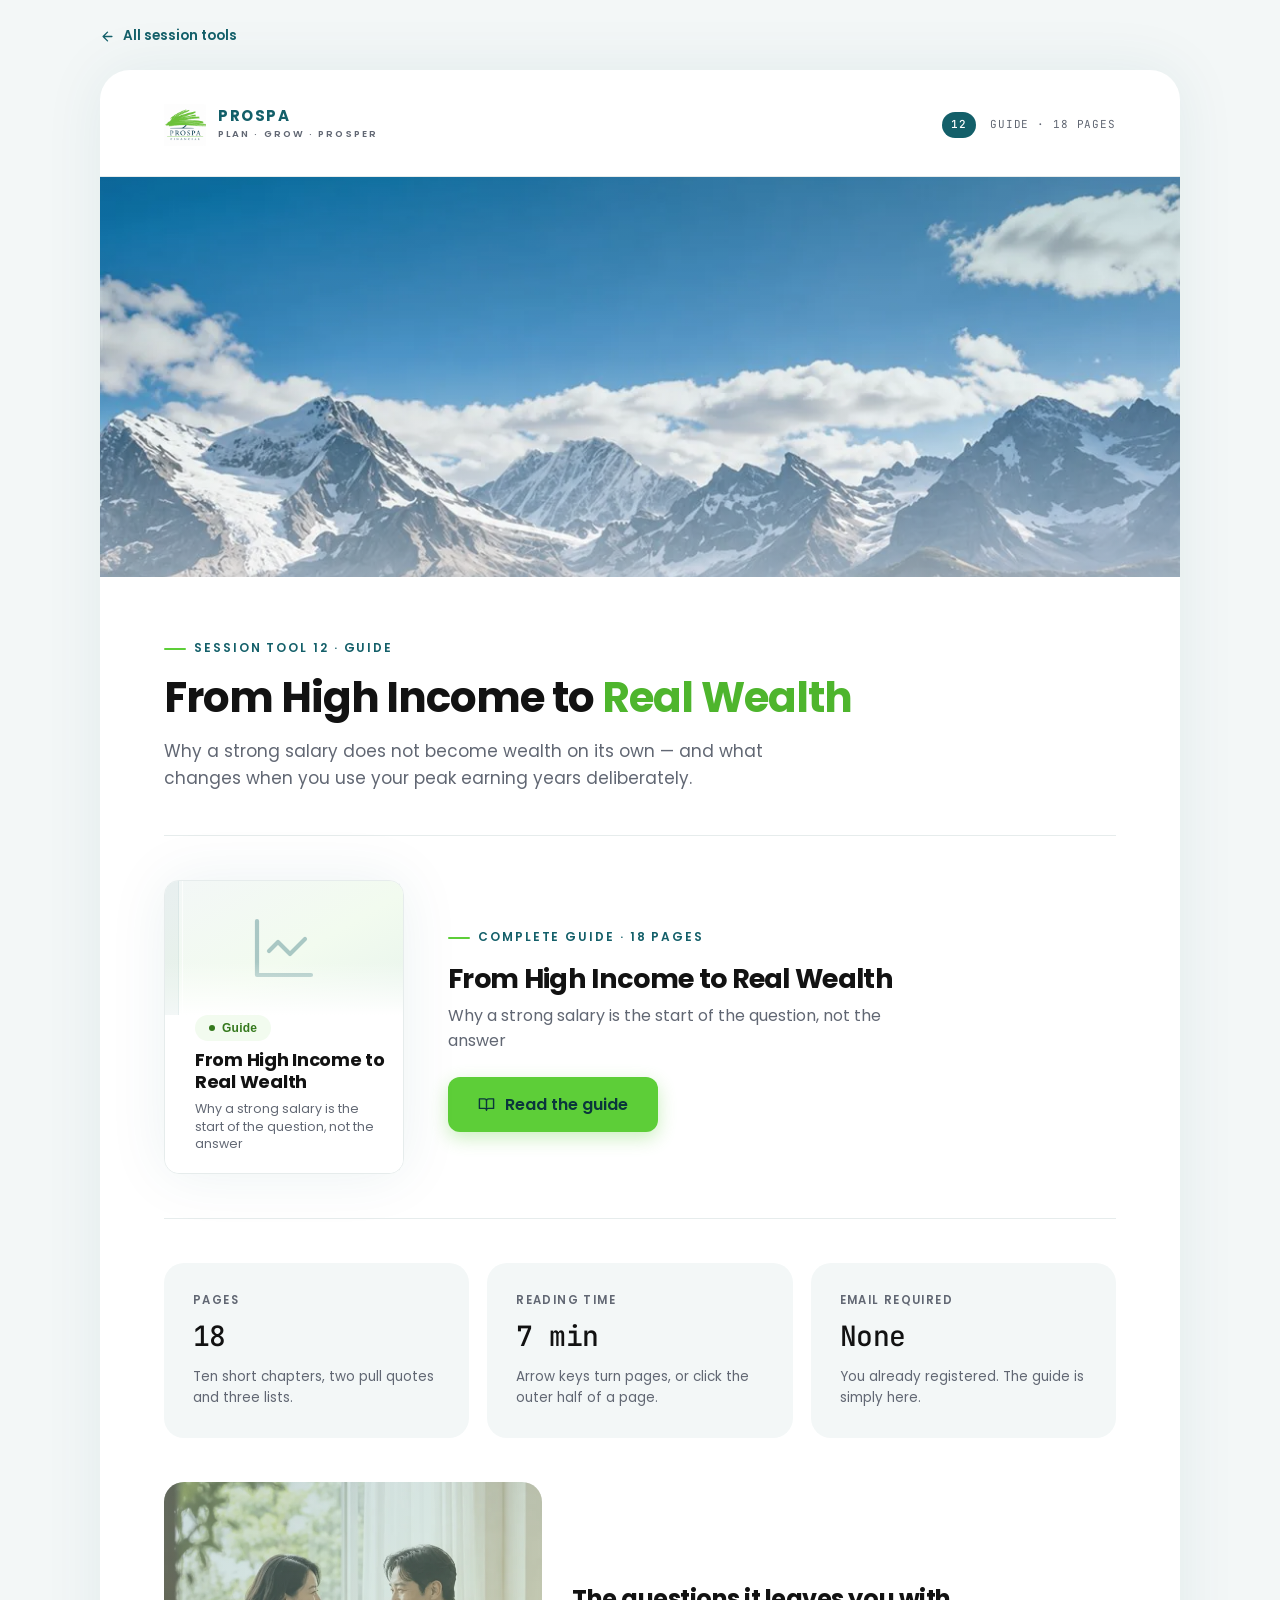
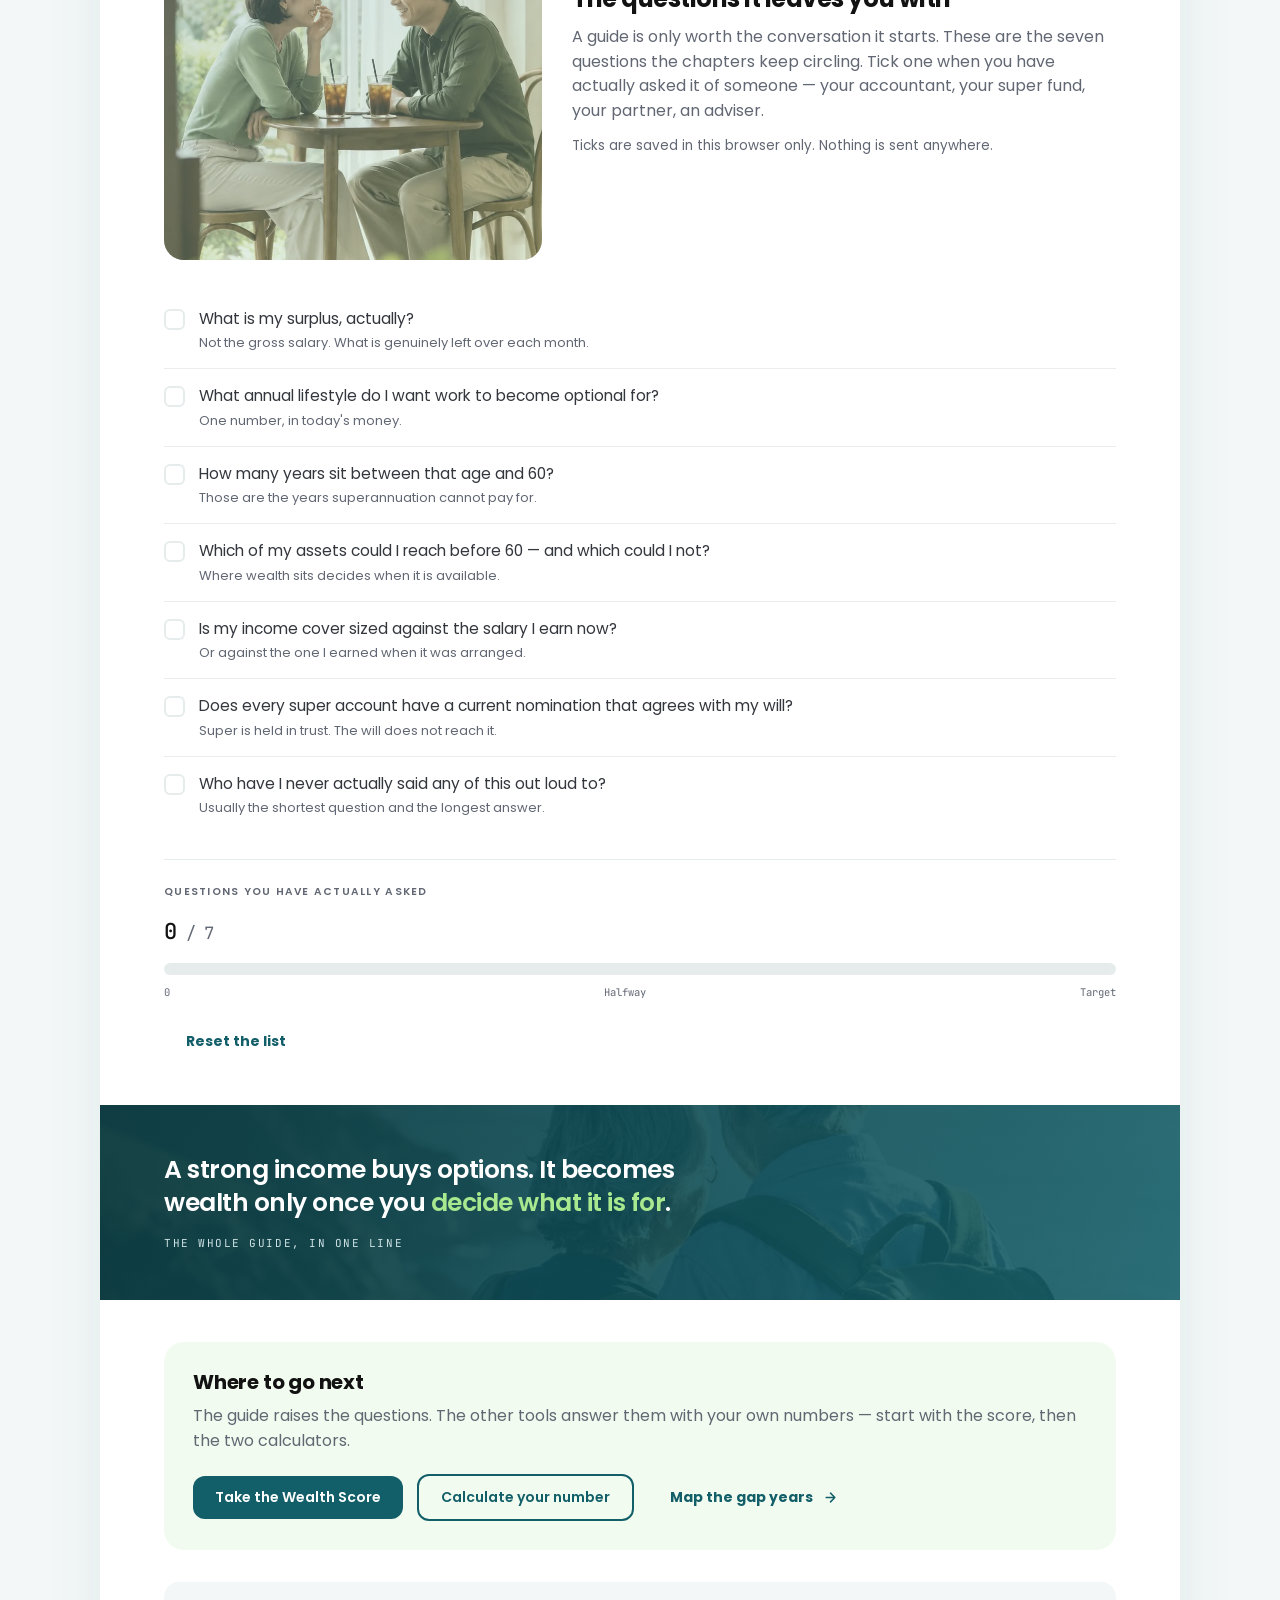
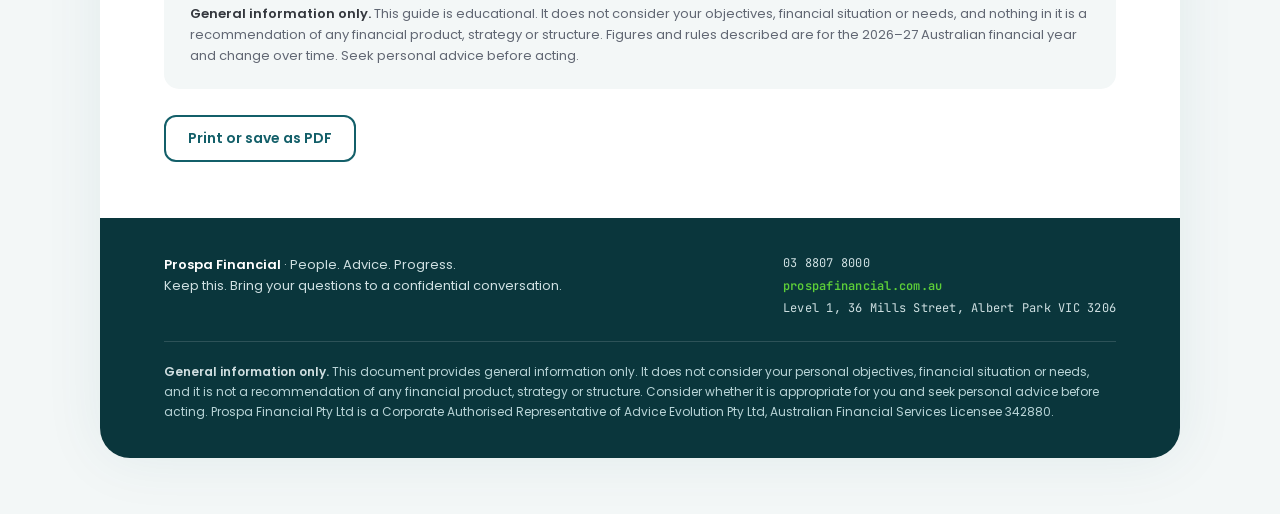
<file: magnets/12-freedom-guide.html>
<!DOCTYPE html>
<html lang="en-AU">
  <head>
    <meta charset="UTF-8" />
    <meta name="viewport" content="width=device-width, initial-scale=1.0" />
    <title>From High Income to Real Wealth — the guide | Prospa Financial</title>
    <meta
      name="description"
      content="The illustrated guide behind the workshop. Eighteen short pages on why a strong salary does not become wealth on its own, and what changes when peak earning years are used deliberately."
    />
    <link rel="icon" type="image/svg+xml" href="../assets/favicon.svg" />
    <link rel="preconnect" href="https://fonts.googleapis.com" />
    <link rel="preconnect" href="https://fonts.gstatic.com" crossorigin />
    <link
      href="https://fonts.googleapis.com/css2?family=Poppins:wght@300;400;500;600;700;800&family=JetBrains+Mono:wght@400;500&display=swap"
      rel="stylesheet"
    />
    <link rel="stylesheet" href="../assets/prospa.css" />

    <style>
      /* ==========================================================
         SHEET 12 ONLY — nothing here leaves this file.
         Three jobs, in order of importance:

         1 · Put a plate on every chapter page of the book without
             touching components.js. The plate is injected through
             the one chapter field the shared renderer prints as
             HTML, and is then moved below the body text with
             `order`, so reading order is unaffected and the
             illustration always sits above the page footer.

         2 · Make the plate incapable of breaking a page. A book
             page is a fixed-height box with overflow:hidden, so a
             block that cannot shrink silently eats the last
             paragraph. The plate is `flex: 1 1 0` with
             `min-height: 0`: it takes exactly the space the text
             did not want, down to nothing. Text can never be
             pushed out by it.

         3 · Give the pages the extra height the illustrations
             need — screen only, so the print rules in prospa.css
             (which lay the pages out as static blocks) still win
             on paper.
         ========================================================== */

      /* ---- 1 · Page geometry, screen only ----
         prospa.css prints the book as static blocks and resets
         aspect-ratio to auto. These selectors carry an id, so they
         would beat that reset — hence @media screen. */
      @media screen {
        /* Spread: two 400 x 586 pages rather than 400 x 540. */
        #book .book-sheets {
          aspect-ratio: 800 / 586;
        }
        /* Single page on narrow screens: taller again, because the
           same words take more lines in a one-column page.
           680 and not 620: at 620 the tightest page in the book —
           chapter 3, whose stat caption is the longest and wraps to
           three lines on a phone — was left with a 26px smear of
           illustration. At 680 the smallest plate in the book is
           140px, and no page clips at any width. */
        #book .book-one {
          aspect-ratio: 400 / 680;
        }
      }

      /* ---- 2 · The chapter plate ---- */
      #book .gb-plate {
        /* Below the body copy, above the running foot. */
        order: 1;
        /* Takes the leftover space and nothing more. Never forces
           the page taller, never clips a paragraph. */
        flex: 1 1 0;
        min-height: 0;
        max-height: 260px;
        margin: 16px 0 0;
        overflow: hidden;
        border: 1px solid var(--line);
        border-radius: var(--r-sm);
        background: var(--bg2);
      }

      #book .gb-plate img {
        display: block;
        width: 100%;
        height: 100%;
        object-fit: cover;
        /* Each plate carries its subject at a different height;
           a blind centre crop cuts the tops off three of them. */
        object-position: var(--gb-pos, 50% 50%);
      }

      #book .book-foot {
        order: 2;
      }

      /* The empty span left behind by closing the chapter label
         early. It must occupy no space. */
      #book .gb-void {
        display: none;
      }

      /* The last line of an illustrated chapter names the sheet
         that answers it. Quieter than the body, and ruled off. */
      #book .book-pg:has(.gb-plate) .book-p:last-of-type {
        margin: 2px 0 0;
        padding-top: 10px;
        border-top: 1px solid var(--line-2);
        font-size: 12px;
        line-height: 1.45;
        font-weight: 500;
        color: var(--teal);
      }

      /* Below 375px there is no honest room for a picture, and the
         number is measured rather than guessed: at a 361px viewport
         the page column is 275px, and the chapter carrying the
         longest stat caption is left with a 26px smear. 375px is the
         first width at which every plate in the book clears 140px.
         Below it the words are the point — keep those, and give the
         page the height they need, or the eleven-row contents pages
         lose their last rows to overflow:hidden. */
      @media screen and (max-width: 374px) {
        #book .gb-plate {
          display: none;
        }
        #book .book-one {
          aspect-ratio: 400 / 720;
        }
      }

      /* ---- 3 · Buying the plates their space back ----
         Every point reclaimed here is a point the plate gets,
         because the plate is the only thing on the page that
         flexes. The two pages carrying a stat block are the
         tightest in the book: without this they were left with a
         29px sliver of picture.

         Screen only, like section 1, and for the same reason: on
         paper the plates are hidden and the page is a min-height
         box that grows to fit, so there is nothing to buy back and
         no reason to print the type tighter than the stock rhythm. */
      @media screen {
        #book .book-h {
          margin: 7px 0 9px;
        }

        #book .book-stat {
          padding: 11px 15px;
          margin-bottom: 13px;
        }

        #book .book-stat b {
          font-size: 21px;
        }

        /* Eleven rows at the stock rhythm overflow a page. Tightened
           here rather than shortened, because the list is the page. */
        #book .book-toc li {
          padding: 5px 0;
          font-size: 12.5px;
        }
      }

      /* ---- 4 · Host page ---- */
      .gb-aside-copy h2 {
        font-size: 24px;
        letter-spacing: -0.02em;
        margin-bottom: 12px;
      }

      .gb-checks {
        margin-top: 22px;
      }

      .check label .sub {
        margin-top: 2px;
        font-size: 13px;
        color: var(--gray);
      }

      .gb-progress {
        margin-top: 26px;
        padding-top: 24px;
        border-top: 1px solid var(--line);
      }

      /* ---- 5 · Print ----
         The plates are atmosphere. On paper they are grey boxes. */
      @media print {
        #book .gb-plate {
          display: none !important;
        }
        .gb-progress {
          break-inside: avoid;
        }
      }
    </style>
  </head>
  <body>
    <div data-sheet-back></div>

    <article class="sheet sheet-wide">
      <div data-sheet-masthead></div>
      <div data-sheet-hero></div>

      <div class="pad">
        <div class="eyebrow">Session tool 12 · Guide</div>
        <h1 class="doc-title">From High Income to <em>Real Wealth</em></h1>
        <p class="lede">
          Why a strong salary does not become wealth on its own — and what changes when you use
          your peak earning years deliberately.
        </p>

        <hr class="rule" />

        <div id="book"></div>

        <hr class="rule" />

        <div class="grid g3">
          <div class="card card-tint">
            <div class="stat"><span class="k">Pages</span><span class="figure fig-lg">18</span></div>
            <p class="small muted" style="margin-top: 10px">
              Ten short chapters, two pull quotes and three lists.
            </p>
          </div>
          <div class="card card-tint">
            <div class="stat"><span class="k">Reading time</span><span class="figure fig-lg">7 min</span></div>
            <p class="small muted" style="margin-top: 10px">
              Arrow keys turn pages, or click the outer half of a page.
            </p>
          </div>
          <div class="card card-tint">
            <div class="stat"><span class="k">Email required</span><span class="figure fig-lg">None</span></div>
            <p class="small muted" style="margin-top: 10px">
              You already registered. The guide is simply here.
            </p>
          </div>
        </div>

        <div class="lm-aside" style="--lm-aside-ar: 1 / 1; --lm-aside-pos: 50% 40%; margin-top: 44px">
          <div class="lm-aside-img">
            <img src="../assets/img/photo/mature-couple-cafe-conversation-iced-drinks.webp" alt="" loading="lazy" decoding="async" />
          </div>
          <div class="gb-aside-copy">
            <h2>The questions it leaves you with</h2>
            <p class="muted">
              A guide is only worth the conversation it starts. These are the seven questions the
              chapters keep circling. Tick one when you have actually asked it of someone — your
              accountant, your super fund, your partner, an adviser.
            </p>
            <p class="small muted" style="margin-top: 12px">
              Ticks are saved in this browser only. Nothing is sent anywhere.
            </p>
          </div>
        </div>

        <div class="gb-checks">
          <div class="check">
            <input type="checkbox" id="q1" data-strike="q1" />
            <label for="q1">
              What is my surplus, actually?
              <span class="sub">Not the gross salary. What is genuinely left over each month.</span>
            </label>
          </div>
          <div class="check">
            <input type="checkbox" id="q2" data-strike="q2" />
            <label for="q2">
              What annual lifestyle do I want work to become optional for?
              <span class="sub">One number, in today's money.</span>
            </label>
          </div>
          <div class="check">
            <input type="checkbox" id="q3" data-strike="q3" />
            <label for="q3">
              How many years sit between that age and 60?
              <span class="sub">Those are the years superannuation cannot pay for.</span>
            </label>
          </div>
          <div class="check">
            <input type="checkbox" id="q4" data-strike="q4" />
            <label for="q4">
              Which of my assets could I reach before 60 — and which could I not?
              <span class="sub">Where wealth sits decides when it is available.</span>
            </label>
          </div>
          <div class="check">
            <input type="checkbox" id="q5" data-strike="q5" />
            <label for="q5">
              Is my income cover sized against the salary I earn now?
              <span class="sub">Or against the one I earned when it was arranged.</span>
            </label>
          </div>
          <div class="check">
            <input type="checkbox" id="q6" data-strike="q6" />
            <label for="q6">
              Does every super account have a current nomination that agrees with my will?
              <span class="sub">Super is held in trust. The will does not reach it.</span>
            </label>
          </div>
          <div class="check">
            <input type="checkbox" id="q7" data-strike="q7" />
            <label for="q7">
              Who have I never actually said any of this out loud to?
              <span class="sub">Usually the shortest question and the longest answer.</span>
            </label>
          </div>
        </div>

        <div class="gb-progress">
          <div id="q-progress"></div>
          <div class="row no-print" style="margin-top: 20px">
            <button class="btn btn-ghost btn-sm" data-strike-clear type="button">Reset the list</button>
          </div>
        </div>

        <div class="lm-photoband">
          <img src="../assets/img/photo/senior-couple-coastal-hike-ocean-vista.webp" alt="" loading="lazy" decoding="async" />
          <p>A strong income buys options. It becomes wealth only once you <em>decide what it is for</em>.</p>
          <span class="lm-band-k">The whole guide, in one line</span>
        </div>

        <div class="card card-green">
          <h3 class="step-h">Where to go next</h3>
          <p class="muted" style="margin-top: 10px; margin-bottom: 20px">
            The guide raises the questions. The other tools answer them with your own numbers —
            start with the score, then the two calculators.
          </p>
          <div class="row no-print">
            <a class="btn btn-teal btn-sm" href="01-wealth-score.html">Take the Wealth Score</a>
            <a class="btn btn-outline btn-sm" href="02-freedom-number.html">Calculate your number</a>
            <a class="btn btn-ghost btn-sm" href="03-gap-years.html">
              Map the gap years
              <svg width="15" height="15" viewBox="0 0 24 24" fill="none" stroke="currentColor"
                   stroke-width="2.3" stroke-linecap="round" stroke-linejoin="round" aria-hidden="true">
                <path d="M5 12h14M12 5l7 7-7 7" />
              </svg>
            </a>
          </div>
        </div>

        <div class="disclaimer" style="margin-top: 32px">
          <b>General information only.</b> This guide is educational. It does not consider your
          objectives, financial situation or needs, and nothing in it is a recommendation of any
          financial product, strategy or structure. Figures and rules described are for the 2026–27
          Australian financial year and change over time. Seek personal advice before acting.
        </div>

        <div class="row no-print" style="margin-top: 26px">
          <button class="btn btn-outline btn-sm" data-print>Print or save as PDF</button>
        </div>
      </div>

      <div data-sheet-foot></div>
    </article>

    <script type="module">
      import { mountSheet, wirePrint } from '../assets/sheet.js'
      import { mountBook, strikeList } from '../assets/components.js'
      import { goalProgress } from '../assets/widgets.js'

      mountSheet({
        no: '12',
        kind: 'Guide · 18 pages',
        wide: true,
        /* The brief specified pos '50% 40%'. The source is square and
           the two hikers sit at 58–90% of its height, while the band
           is 2.7:1 on desktop, 1.9:1 on mobile and 4:1 in print — so
           40% puts the frame edge straight through their heads at two
           of those three ratios. 8% is the only region that is clean
           at all three: sky and peaks, no one cut in half. */
        hero: {
          src: 'photo/seniors-mountain-summit-binoculars-hiking.webp',
          alt: '',
          variant: 'photo',
          pos: '50% 8%',
        },
      })
      wirePrint()

      /* ----------------------------------------------------------
         Illustrating a chapter without editing components.js.

         The shared renderer escapes every chapter field but one:
         the chapter number is interpolated raw, inside the label
         span. So `fig()` closes that span early, emits the plate,
         and opens a throwaway span for the renderer's own closing
         tag to land on. The result is valid markup:

           <span class="book-k">Chapter 1</span>
           <figure class="gb-plate"><img …></figure>
           <span class="gb-void"></span>

         CSS then moves the figure below the body copy. Doing it
         through the page data rather than the DOM matters: the
         narrow single-page renderer rebuilds its page on every
         turn and every resize, so anything patched into the DOM
         afterwards would be wiped on the next page turn.
         ---------------------------------------------------------- */
      const fig = (n, file, pos) =>
        `${n}</span>` +
        `<figure class="gb-plate" style="--gb-pos:${pos}">` +
        `<img src="../assets/img/art/${file}" alt="" loading="eager" fetchpriority="low" decoding="async" />` +
        `</figure>` +
        `<span class="gb-void">`

      mountBook(document.getElementById('book'), {
        title: 'From High Income to Real Wealth',
        subtitle: 'Why a strong salary is the start of the question, not the answer',
        format: 'Guide',
        readLabel: 'Read the guide',
        pages: [
          /* 1 */
          { kind: 'cover' },

          /* 2 */
          {
            kind: 'contents',
            title: 'In this guide',
            items: [
              { label: 'The Financial Freedom Gap', page: 3 },
              { label: 'Where the money actually goes', page: 4 },
              { label: 'The preservation age problem', page: 6 },
              { label: 'Three buckets, three timeframes', page: 7 },
              { label: 'The next dollar', page: 8 },
              { label: 'Where an asset lives', page: 9 },
              { label: 'The bonus you already spent', page: 12 },
              { label: 'What you have not insured', page: 13 },
              { label: 'What happens after you', page: 14 },
              { label: 'The conversation nobody starts', page: 15 },
              { label: 'Where to start', page: 18 },
            ],
          },

          /* 3 */
          {
            kind: 'chapter',
            number: fig(1, 'book-01-gap.webp', '50% 49%'),
            title: 'The Financial Freedom Gap',
            body: [
              'A high income creates opportunity. On its own it does not create wealth. One variable decides which of the two you end up with: what the income is deliberately told to do.',
              'The gap is not in what you earn. It is the distance between what a strong income could build and what it is currently building — and it widens quietly.',
              'Your Wealth Score measures how deliberate those arrangements already are.',
            ],
          },

          /* 4 */
          {
            kind: 'chapter',
            number: fig(2, 'book-02-tax.webp', '50% 62%'),
            title: 'Where the money actually goes',
            stat: { v: '47%', k: 'Top marginal rate with the Medicare levy' },
            body: [
              'Nearly half of each extra dollar is tax before anything else happens to it. What is left is not waste — but a surplus nobody has named cannot be directed.',
              'The Bonus Playbook is where a surplus gets named.',
            ],
          },

          /* 5 */
          {
            kind: 'quote',
            text: 'My income has increased faster than my financial planning has evolved.',
            cite: 'The sentence we hear most often in a first conversation',
          },

          /* 6 */
          {
            kind: 'chapter',
            number: fig(3, 'book-03-preservation.webp', '50% 40%'),
            title: 'The preservation age problem',
            stat: { v: '60', k: 'Preservation age, for everyone reaching it from 1 July 2024' },
            body: [
              'Superannuation is the most tax-effective structure most people ever have.',
              'It is also locked. Choose to make work optional at 55, and you have also chosen five years superannuation cannot fund.',
              'The Gap Years puts your own two ages either side of that.',
            ],
          },

          /* 7 */
          {
            kind: 'chapter',
            number: fig(4, 'book-04-buckets.webp', '50% 52%'),
            title: 'Three buckets, three timeframes',
            body: [
              'Today: liquidity for the next nought to three years. Freedom: capital you can reach before 60. Retirement: the long-term pool.',
              'A strong balance sheet can still be badly aimed. Most of the wealth in the home and in super, with little in between, points at one timeframe only.',
              'Your Three Buckets is the worksheet for this one.',
            ],
          },

          /* 8 */
          {
            kind: 'chapter',
            number: fig(5, 'book-05-nextdollar.webp', '50% 52%'),
            title: 'The next dollar',
            body: [
              'Mortgage, super, or investments outside super. The answer depends on your marginal rate, your timeframe, whether the debt is deductible, and when you need the money back.',
              'Only one part has a near-universal answer: clear high-interest, non-deductible debt first. After that it is a genuine trade-off.',
              'Your Next Dollar walks the decision in order.',
            ],
          },

          /* 9 */
          {
            kind: 'chapter',
            number: fig(6, 'book-07-structure.webp', '50% 48%'),
            title: 'Where an asset lives',
            body: [
              'Two people can hold the same investment and keep different amounts of it. The difference is not the asset. It is the name it is held in.',
              'Personal name, joint names, a trust, a company, a bond, super. Where an asset is held changes what it earns after tax, when you can reach it, and where it goes when you die.',
              'Where Your Wealth Lives sets the six side by side.',
            ],
          },

          /* 10 */
          {
            kind: 'contents',
            title: 'The six areas the score measures',
            /* No numbers in the right-hand column here. The other two
               contents pages use it for page numbers and for sheet
               numbers; a third meaning on the same component would
               only read as a wrong page number. */
            items: [
              { label: 'Cash Flow & Surplus', page: '' },
              { label: 'Superannuation', page: '' },
              { label: 'Investments & Structure', page: '' },
              { label: 'Financial Independence', page: '' },
              { label: 'Protection & Resilience', page: '' },
              { label: 'Estate & Legacy', page: '' },
            ],
          },

          /* 11 */
          {
            kind: 'quote',
            text: 'The decisions that matter most are the ones nobody sets a deadline for.',
            cite: 'Why the gap widens quietly',
          },

          /* 12 */
          {
            kind: 'chapter',
            number: fig(7, 'book-08-bonus.webp', '50% 58%'),
            title: 'The bonus you already spent',
            body: [
              'A bonus, a vesting parcel, a distribution, the month a loan finally clears. Irregular income is where the largest single decisions get made fastest.',
              'Start from the net, not the headline. Set the split before the money lands. A rule you cannot say in one sentence is not a rule.',
              'The Bonus Playbook is where you write that rule down.',
            ],
          },

          /* 13 */
          {
            kind: 'chapter',
            number: fig(8, 'book-06-insurance.webp', '50% 58%'),
            title: 'What you have not insured',
            body: [
              'You insure the house without hesitating. While you are still accumulating, your largest asset is not the house — it is the income you have not earned yet.',
              'Cover arranged against an earlier salary rarely matches a later one, and the terms available have changed materially since 2021.',
              'Is Your Income Covered? audits what you actually hold.',
            ],
          },

          /* 14 */
          {
            kind: 'chapter',
            number: fig(9, 'book-09-estate.webp', '50% 51%'),
            title: 'What happens after you',
            body: [
              'Your will does not control everything you own. Super is held in trust. Property held as joint tenants usually passes by survivorship. Both sit outside the will.',
              'This is the one area where the cost of leaving it is paid entirely by other people, and where the documents most often contradict each other unnoticed.',
              'The Estate Checklist is the one to do with the documents open.',
            ],
          },

          /* 15 */
          {
            kind: 'chapter',
            number: fig(10, 'book-10-conversation.webp', '50% 49%'),
            title: 'The conversation nobody starts',
            body: [
              'Almost nothing in this guide moves until a conversation happens — with your accountant, your HR team, your super fund, your partner.',
              'The hardest part is almost always the first sentence. Not the decision, and not the paperwork. The opening line of an email nobody has written.',
              'What to Say has seven of those first sentences, ready to send.',
            ],
          },

          /* 16 */
          {
            kind: 'contents',
            title: 'Where each question gets answered',
            items: [
              { label: 'Your Wealth Score', page: '01' },
              { label: 'Your Freedom Score', page: '02' },
              { label: 'The Gap Years', page: '03' },
              { label: 'Your Next Dollar', page: '04' },
              { label: 'Your Three Buckets', page: '05' },
              { label: 'The Bonus Playbook', page: '06' },
              { label: 'The Super Cheatsheet', page: '07' },
              { label: 'Where Your Wealth Lives', page: '08' },
              { label: 'Is Your Income Covered?', page: '09' },
              { label: 'The Estate Checklist', page: '10' },
              { label: 'What to Say', page: '11' },
            ],
          },

          /* 17 */
          {
            kind: 'cta',
            title: 'Three numbers to find first',
            body: 'What your surplus actually is. What annual lifestyle you want work to become optional for. And how many years sit between that age and 60. Almost everything else in the set is downstream of those three.',
            action: 'Work out your number',
            href: '02-freedom-number.html',
          },

          /* 18 */
          {
            kind: 'cta',
            title: 'Where to start',
            body: 'Not with a product. With a straight answer about which of the six areas is furthest behind. The Wealth Score takes about three minutes and tells you exactly that.',
            action: 'Take the Wealth Score',
            href: '01-wealth-score.html',
          },
        ],
      })

      /* The closed-book aside is rendered once and never re-rendered,
         so this single correction is safe: this is the whole guide,
         not a preview of one. */
      const shelf = document.querySelector('#book .book-closed .eyebrow')
      if (shelf) shelf.textContent = 'Complete guide · 18 pages'

      /* ----------------------------------------------------------
         The seven questions, and one honest measure of them.

         goalProgress registers an element with a shared "already
         animated" set the first time it is seen, and silently
         refuses to re-animate it afterwards — so re-rendering into
         the same node would leave the bar stuck empty. Painting
         into a fresh child each time avoids that entirely.
         ---------------------------------------------------------- */
      const host = document.getElementById('q-progress')

      function paintProgress(done, total) {
        host.textContent = ''
        const el = document.createElement('div')
        host.appendChild(el)
        goalProgress(el, {
          label: 'Questions you have actually asked',
          current: done,
          target: total,
          onTrack: done === total,
          fmt: (v) => String(v),
        })
      }

      strikeList('freedom-guide-questions', paintProgress)
    </script>
  </body>
</html>
</file>
<file: assets/prospa.css>
/* ============================================================
   PROSPA FINANCIAL — LEAD MAGNET STYLESHEET
   Ported from the Prospa Financial Design System (tokens.css +
   styles.css). Every value flows from the tokens below; no
   magnet file should introduce a raw brand colour of its own.
   ============================================================ */

:root {
  /* Brand */
  --teal: #135f69;
  --teal-700: #0f4c54;
  --teal-900: #0a363c;
  --green: #5dce38;
  --green-600: #4eb52d;
  /* The brand green is a graphic colour: at 2.03:1 it cannot carry white text
     and at 2.49:1 it cannot be small text on a tint. --green-text is the same
     hue taken down until it reads — 5.08:1 on --bg1, 5.38:1 on white. Use the
     brand green for surfaces and marks; use this one for words. */
  --green-text: #35791d;
  --accent: #d0dfe1;

  /* Warm accent — one use per page, maximum */
  --ember: #c65a1e;
  --ember-strong: #a8481a;
  --ember-soft: #f9ece2;

  /* Backgrounds */
  --bg0: #ffffff;
  --bg1: #f2fbef;
  --bg2: #f3f7f7;

  /* Neutrals / text */
  --ink: #121212;
  --ink-2: #1f2124;
  --slate: #33373d;
  --gray: #616773;
  --line: #e6ecec;
  --line-2: #ededed;
  --white: #ffffff;

  /* Feedback */
  --danger: #d8584f;
  --amber: #d79a27;
  --amber-soft: #fdf4e3;

  /* Shadows */
  --sh-card: rgba(19, 95, 105, 0.08) 0 0 60px 0;
  --sh-raise: rgba(19, 95, 105, 0.12) 0 8px 60px 0;
  --sh-glow: rgba(19, 95, 105, 0.62) 0 0 20px 0;

  /* Radii */
  --r-sm: 10px;
  --r-md: 15px;
  --r-lg: 20px;
  --r-xl: 30px;
  --r-pill: 100px;

  /* Layout */
  --maxw: 1080px;
  --docw: 860px;

  /* Motion */
  --ease: cubic-bezier(0.22, 0.61, 0.36, 1);
  --dur-snap: 250ms;
  --dur-base: 300ms;
  --dur-reveal: 500ms;
}

* {
  box-sizing: border-box;
}

html {
  scroll-behavior: smooth;
}

body {
  margin: 0;
  font-family: 'Poppins', system-ui, -apple-system, sans-serif;
  color: var(--slate);
  background: var(--bg2);
  -webkit-font-smoothing: antialiased;
  line-height: 1.55;
  font-size: 16px;
}

h1,
h2,
h3,
h4,
h5 {
  font-family: 'Poppins', sans-serif;
  color: var(--ink);
  margin: 0;
  line-height: 1.15;
  font-weight: 700;
  letter-spacing: -0.01em;
}

p {
  margin: 0;
}

a {
  color: inherit;
  text-decoration: none;
}

code,
.mono {
  font-family: 'JetBrains Mono', ui-monospace, monospace;
}

/* ============ DOCUMENT SHELL ============ */
/* Every magnet is a "sheet": a white instrument on a tinted desk. */

.sheet {
  max-width: var(--docw);
  margin: 0 auto 56px;
  background: var(--white);
  border-radius: var(--r-xl);
  box-shadow: var(--sh-card);
  overflow: hidden;
}

.sheet-wide {
  max-width: var(--maxw);
}

.pad {
  padding: 56px 64px;
}

/* ---- Masthead ---- */
.masthead {
  padding: 34px 64px 30px;
  border-bottom: 1px solid var(--line);
  display: flex;
  align-items: center;
  justify-content: space-between;
  gap: 24px;
  flex-wrap: wrap;
}

.lockup {
  display: inline-flex;
  align-items: center;
  gap: 12px;
}

.lockup img {
  width: 42px;
  height: 42px;
  object-fit: contain;
  display: block;
}

.lockup-name b {
  display: block;
  font-size: 15px;
  font-weight: 700;
  letter-spacing: 0.1em;
  color: var(--teal);
  line-height: 1.1;
}

.lockup-name span {
  display: block;
  font-size: 9.5px;
  font-weight: 600;
  letter-spacing: 0.22em;
  color: var(--gray);
  text-transform: uppercase;
  margin-top: 3px;
}

.masthead-meta {
  display: flex;
  align-items: center;
  gap: 14px;
  font-family: 'JetBrains Mono', monospace;
  font-size: 11px;
  letter-spacing: 0.08em;
  text-transform: uppercase;
  color: var(--gray);
}

.sheet-no {
  display: inline-flex;
  align-items: center;
  justify-content: center;
  min-width: 34px;
  height: 26px;
  padding: 0 9px;
  border-radius: var(--r-pill);
  background: var(--teal);
  color: #fff;
  font-weight: 500;
  letter-spacing: 0.06em;
}

/* ---- Document head ---- */
.eyebrow {
  display: inline-flex;
  align-items: center;
  gap: 8px;
  font-size: 12px;
  font-weight: 600;
  letter-spacing: 0.16em;
  text-transform: uppercase;
  color: var(--teal);
  margin-bottom: 16px;
}

.eyebrow::before {
  content: '';
  width: 22px;
  height: 2px;
  background: var(--green);
  border-radius: 2px;
  flex: none;
}

.doc-title {
  font-size: 42px;
  letter-spacing: -0.025em;
  margin-bottom: 16px;
}

.doc-title em {
  font-style: normal;
  color: var(--green-600);
}

.lede {
  color: var(--gray);
  font-size: 17px;
  max-width: 60ch;
}

.sec-head {
  margin-bottom: 30px;
  max-width: 64ch;
}

.sec-head h2 {
  font-size: 28px;
  letter-spacing: -0.02em;
  margin-bottom: 12px;
}

.sec-head p {
  color: var(--gray);
  font-size: 16px;
}

h3.step-h {
  font-size: 20px;
  margin-bottom: 8px;
}

.sub-h {
  font-size: 12px;
  font-weight: 600;
  letter-spacing: 0.14em;
  text-transform: uppercase;
  color: var(--gray);
  margin: 0 0 16px;
}

.rule {
  height: 1px;
  background: var(--line);
  border: 0;
  margin: 44px 0;
}

/* ============ PRIMITIVES ============ */

.btn {
  font-family: 'Poppins', sans-serif;
  font-size: 16px;
  font-weight: 600;
  cursor: pointer;
  border: none;
  border-radius: 12px;
  padding: 15px 30px;
  transition: background var(--dur-base) var(--ease),
    transform var(--dur-base) var(--ease), box-shadow var(--dur-base) var(--ease),
    gap var(--dur-base) var(--ease), color var(--dur-base) var(--ease);
  display: inline-flex;
  align-items: center;
  justify-content: center;
  gap: 10px;
}

.btn:disabled {
  opacity: 0.4;
  cursor: not-allowed;
}

/* Dark ink on the brand green, not white. White measured 2.03:1 here — the
   main call to action on all twelve sheets. The design system already sets
   #0a363c on green elsewhere, so this aligns with it rather than inventing a
   treatment: 6.45:1 at rest, 4.96:1 on the --green-600 hover. */
.btn-primary {
  background: var(--green);
  color: var(--teal-900);
  box-shadow: 0 6px 18px rgba(93, 206, 56, 0.32);
}

/* There was no focus style on .btn at all, so every button on every sheet fell
   back to a UA ring that Chrome suppresses on a mouse-adjacent click. */
.btn:focus-visible {
  outline: 2px solid var(--teal);
  outline-offset: 3px;
}

.btn-primary:focus-visible,
.btn-teal:focus-visible {
  outline-color: var(--teal-900);
  outline-offset: 2px;
}

.btn-primary:hover:not(:disabled) {
  background: var(--green-600);
  transform: translateY(-2px);
  box-shadow: 0 10px 26px rgba(93, 206, 56, 0.4);
}

.btn-teal {
  background: var(--teal);
  color: #fff;
}

.btn-teal:hover:not(:disabled) {
  background: var(--teal-700);
  transform: translateY(-2px);
}

.btn-outline {
  background: transparent;
  color: var(--teal);
  border: 2px solid var(--teal);
  padding: 13px 28px;
}

.btn-outline:hover:not(:disabled) {
  background: var(--teal);
  color: #fff;
}

.btn-ghost {
  background: transparent;
  color: var(--teal);
  padding: 13px 8px;
  font-weight: 700;
}

.btn-ghost:hover:not(:disabled) {
  gap: 14px;
}

.btn-sm {
  font-size: 14px;
  padding: 11px 22px;
}

.badge {
  display: inline-flex;
  align-items: center;
  gap: 7px;
  font-size: 12px;
  font-weight: 600;
  padding: 6px 14px;
  border-radius: var(--r-pill);
  letter-spacing: 0.02em;
}

.badge-green {
  background: var(--bg1);
  color: var(--green-text);
}

.badge-teal {
  background: var(--bg2);
  color: var(--teal);
}

.badge-ember {
  background: var(--ember-soft);
  color: var(--ember-strong);
}

.badge .d {
  width: 6px;
  height: 6px;
  border-radius: 50%;
  background: currentColor;
  flex: none;
}

/* ---- Cards ---- */
.card {
  background: #fff;
  border: 1px solid var(--line);
  border-radius: var(--r-lg);
  padding: 28px;
}

.card-tint {
  background: var(--bg2);
  border-color: transparent;
}

.card-green {
  background: var(--bg1);
  border-color: transparent;
}

.grid {
  display: grid;
  gap: 18px;
}

/* minmax(0, 1fr), not 1fr: a grid track's default min-width is auto, so one
   long unbreakable string pushes the track wider than its share and the whole
   sheet scrolls sideways. */
.g2 {
  grid-template-columns: repeat(2, minmax(0, 1fr));
}

.g3 {
  grid-template-columns: repeat(3, minmax(0, 1fr));
}

.g4 {
  grid-template-columns: repeat(4, minmax(0, 1fr));
}

/* ---- Icon chip ---- */
.ic {
  width: 52px;
  height: 52px;
  border-radius: var(--r-sm);
  background: var(--bg1);
  color: var(--teal);
  display: inline-flex;
  align-items: center;
  justify-content: center;
  margin-bottom: 18px;
  flex: none;
}

.ic svg {
  width: 24px;
  height: 24px;
}

/* ---- Numbered marker ---- */
.num {
  display: inline-flex;
  align-items: center;
  justify-content: center;
  width: 34px;
  height: 34px;
  border-radius: 50%;
  background: var(--teal);
  color: #fff;
  font-family: 'JetBrains Mono', monospace;
  font-size: 13px;
  font-weight: 500;
  flex: none;
}

/* .num sets white; on the brand green that is 2.03:1. */
.num-green {
  background: var(--green);
  color: var(--teal-900);
}

/* ---- Data figures ---- */
.figure {
  font-family: 'JetBrains Mono', monospace;
  font-weight: 500;
  letter-spacing: -0.02em;
  color: var(--ink);
  font-variant-numeric: tabular-nums;
}

.fig-xl {
  font-size: 40px;
}

.fig-lg {
  font-size: 28px;
}

.fig-md {
  font-size: 20px;
}

.stat {
  display: flex;
  flex-direction: column;
  gap: 4px;
}

.stat .k {
  font-size: 11.5px;
  font-weight: 600;
  letter-spacing: 0.12em;
  text-transform: uppercase;
  color: var(--gray);
}

/* ---- Tables ---- */
.tbl {
  width: 100%;
  border-collapse: collapse;
  font-size: 15px;
}

.tbl th {
  text-align: left;
  font-size: 11.5px;
  font-weight: 600;
  letter-spacing: 0.12em;
  text-transform: uppercase;
  color: var(--gray);
  padding: 0 16px 12px 0;
  border-bottom: 1px solid var(--line);
}

.tbl td {
  padding: 15px 16px 15px 0;
  border-bottom: 1px solid var(--line-2);
  vertical-align: top;
  color: var(--slate);
}

.tbl tr:last-child td {
  border-bottom: none;
}

.tbl td b {
  color: var(--ink);
  font-weight: 600;
}

.tbl .n {
  font-family: 'JetBrains Mono', monospace;
  font-variant-numeric: tabular-nums;
  white-space: nowrap;
  color: var(--ink);
}

.tbl-tight td {
  padding: 11px 16px 11px 0;
}

/* ---- Form controls ---- */
.field {
  display: flex;
  flex-direction: column;
  gap: 8px;
}

.field label {
  font-size: 13.5px;
  font-weight: 600;
  color: var(--ink-2);
}

.field .hint {
  font-size: 12.5px;
  color: var(--gray);
}

.field input[type='number'],
.field input[type='text'],
.field select,
.field textarea {
  font-family: 'Poppins', sans-serif;
  font-size: 15px;
  color: var(--ink);
  background: #fff;
  border: 1px solid var(--line);
  border-radius: var(--r-sm);
  padding: 12px 14px;
  width: 100%;
  transition: border-color var(--dur-base) var(--ease),
    box-shadow var(--dur-base) var(--ease);
}

.field input:focus,
.field select:focus,
.field textarea:focus {
  outline: none;
  border-color: var(--teal);
  box-shadow: 0 0 0 4px rgba(19, 95, 105, 0.1);
}

.field textarea {
  resize: vertical;
  min-height: 90px;
  line-height: 1.6;
}

.input-wrap {
  position: relative;
  display: flex;
  align-items: center;
}

.input-wrap .affix {
  position: absolute;
  left: 14px;
  font-family: 'JetBrains Mono', monospace;
  font-size: 14px;
  color: var(--gray);
  pointer-events: none;
}

.input-wrap .affix.suf {
  left: auto;
  right: 14px;
}

.input-wrap:has(.affix:not(.suf)) input {
  padding-left: 30px;
}

.input-wrap:has(.affix.suf) input {
  padding-right: 34px;
}

input[type='range'] {
  -webkit-appearance: none;
  appearance: none;
  width: 100%;
  height: 4px;
  border-radius: 2px;
  background: var(--line);
  outline: none;
  margin: 10px 0 0;
}

input[type='range']::-webkit-slider-thumb {
  -webkit-appearance: none;
  appearance: none;
  width: 18px;
  height: 18px;
  border-radius: 50%;
  background: var(--teal);
  cursor: pointer;
  border: 3px solid #fff;
  box-shadow: 0 2px 8px rgba(19, 95, 105, 0.35);
}

input[type='range']::-moz-range-thumb {
  width: 18px;
  height: 18px;
  border-radius: 50%;
  background: var(--teal);
  cursor: pointer;
  border: 3px solid #fff;
  box-shadow: 0 2px 8px rgba(19, 95, 105, 0.35);
}

/* Write-in lines for printed worksheets */
.writeline {
  border: 0;
  border-bottom: 1px solid var(--line);
  background: transparent;
  font-family: 'Poppins', sans-serif;
  font-size: 15px;
  color: var(--ink);
  padding: 10px 2px;
  width: 100%;
  transition: border-color var(--dur-base) var(--ease);
}

.writeline:focus {
  outline: none;
  border-bottom-color: var(--teal);
}

/* ---- Checklist ---- */
.check {
  display: flex;
  gap: 14px;
  align-items: flex-start;
  padding: 15px 0;
  border-bottom: 1px solid var(--line-2);
}

.check:last-child {
  border-bottom: none;
}

.check input[type='checkbox'] {
  appearance: none;
  -webkit-appearance: none;
  width: 21px;
  height: 21px;
  border: 2px solid var(--line);
  border-radius: 6px;
  flex: none;
  margin: 2px 0 0;
  cursor: pointer;
  position: relative;
  transition: background var(--dur-snap) var(--ease),
    border-color var(--dur-snap) var(--ease);
}

.check input[type='checkbox']:checked {
  background: var(--green);
  border-color: var(--green);
}

.check input[type='checkbox']:checked::after {
  content: '';
  position: absolute;
  left: 5.5px;
  top: 1.5px;
  width: 5px;
  height: 10px;
  border: solid #fff;
  border-width: 0 2.5px 2.5px 0;
  transform: rotate(45deg);
}

.check input[type='checkbox']:focus-visible {
  outline: 2px solid var(--teal);
  outline-offset: 2px;
}

.check label {
  font-size: 15.5px;
  color: var(--slate);
  cursor: pointer;
  line-height: 1.5;
}

/* ============ COMPLIANCE + FOOTER ============ */

.disclaimer {
  background: var(--bg2);
  border-radius: var(--r-md);
  padding: 22px 26px;
  font-size: 13px;
  color: var(--gray);
  line-height: 1.6;
}

.disclaimer b {
  color: var(--slate);
  font-weight: 600;
}

.sheet-foot {
  background: var(--teal-900);
  color: #cfe0e2;
  padding: 36px 64px;
  font-size: 13px;
  line-height: 1.65;
}

.sheet-foot .foot-top {
  display: flex;
  justify-content: space-between;
  align-items: flex-start;
  gap: 28px;
  flex-wrap: wrap;
  margin-bottom: 22px;
}

.sheet-foot b {
  color: #fff;
  font-weight: 600;
}

.sheet-foot a {
  color: var(--green);
  font-weight: 600;
}

.sheet-foot a:hover {
  text-decoration: underline;
}

.sheet-foot .afsl {
  padding-top: 20px;
  border-top: 1px solid rgba(255, 255, 255, 0.14);
  font-size: 12px;
  color: #b8d4d7; /* was #9fbdc0 — 4.29:1, under AA at 12px. Now 5.48:1. */
}

.foot-contact {
  display: flex;
  flex-direction: column;
  gap: 3px;
  font-family: 'JetBrains Mono', monospace;
  font-size: 12px;
  letter-spacing: 0.02em;
}

/* ---- Back link ---- */
.backbar {
  max-width: var(--docw);
  margin: 0 auto;
  padding: 26px 0 18px;
}

.backbar.wide {
  max-width: var(--maxw);
}

.back {
  display: inline-flex;
  align-items: center;
  gap: 8px;
  font-size: 13.5px;
  font-weight: 600;
  color: var(--teal);
  transition: gap var(--dur-base) var(--ease);
}

.back:hover {
  gap: 13px;
}

/* ============ UTILITIES ============ */

.stack-s > * + * {
  margin-top: 10px;
}
.stack > * + * {
  margin-top: 18px;
}
.stack-l > * + * {
  margin-top: 32px;
}
.row {
  display: flex;
  gap: 14px;
  align-items: center;
  flex-wrap: wrap;
}
.between {
  display: flex;
  justify-content: space-between;
  align-items: center;
  gap: 18px;
  flex-wrap: wrap;
}
.muted {
  color: var(--gray);
}
.small {
  font-size: 13.5px;
}
.tiny {
  font-size: 12px;
}
.center {
  text-align: center;
}
.nowrap {
  white-space: nowrap;
}

.sr-only {
  position: absolute;
  width: 1px;
  height: 1px;
  padding: 0;
  margin: -1px;
  overflow: hidden;
  clip: rect(0, 0, 0, 0);
  white-space: nowrap;
  border: 0;
}

/* ============ RESPONSIVE ============ */

@media (max-width: 900px) {
  .g3,
  .g4 {
    grid-template-columns: repeat(2, minmax(0, 1fr));
  }
}

@media (max-width: 720px) {
  body {
    font-size: 15.5px;
  }
  .pad {
    padding: 34px 24px;
  }
  .masthead,
  .sheet-foot {
    padding-left: 24px;
    padding-right: 24px;
  }
  .sheet {
    border-radius: var(--r-lg);
    margin-bottom: 32px;
  }
  .doc-title {
    font-size: 30px;
  }
  .sec-head h2 {
    font-size: 23px;
  }
  .g2,
  .g3,
  .g4 {
    grid-template-columns: 1fr;
  }
  .fig-xl {
    font-size: 32px;
  }
  .backbar {
    padding-left: 24px;
    padding-right: 24px;
  }
}

@media (prefers-reduced-motion: reduce) {
  *,
  *::before,
  *::after {
    animation-duration: 0.01ms !important;
    animation-iteration-count: 1 !important;
    transition-duration: 0.01ms !important;
    scroll-behavior: auto !important;
  }
}

/* ============ PRINT — every magnet prints clean to A4/PDF ============ */

@media print {
  @page {
    size: A4;
    margin: 14mm 13mm;
  }

  body {
    background: #fff;
    font-size: 10.5pt;
    line-height: 1.45;
  }

  .sheet {
    max-width: none;
    margin: 0;
    box-shadow: none;
    border-radius: 0;
  }

  .pad {
    padding: 0 0 14pt;
  }

  .masthead {
    padding: 0 0 12pt;
  }

  .no-print {
    display: none !important;
  }

  .card,
  .disclaimer,
  .tbl,
  .check,
  .sheet-foot {
    break-inside: avoid;
  }

  .page-break {
    break-before: page;
  }

  .sheet-foot {
    padding: 14pt 0 0;
    background: #fff;
    color: var(--gray);
    border-top: 1.5pt solid var(--teal);
  }

  .sheet-foot b,
  .sheet-foot a {
    color: var(--teal);
  }

  .sheet-foot .afsl {
    color: var(--gray);
  }

  .doc-title {
    font-size: 24pt;
  }

  .sec-head h2 {
    font-size: 15pt;
  }

  .writeline {
    border-bottom: 1px solid #c8d4d4;
  }

  a[href^='http']::after {
    content: '';
  }
}

/* ============================================================
   INTERACTION COMPONENTS
   Shortcut tracker · strike lists · swipe-file fan · ebook.
   Behaviour lives in assets/components.js.
   ============================================================ */

/* ---------- 1 · Shortcuts ---------- */

.shortcut {
  display: grid;
  grid-template-columns: 46px 1fr;
  gap: 18px;
  padding: 24px 0;
  border-bottom: 1px solid var(--line-2);
}
.shortcut:last-of-type {
  border-bottom: none;
}
.shortcut-ic {
  width: 46px;
  height: 46px;
  border-radius: var(--r-sm);
  background: var(--bg2);
  color: var(--teal);
  display: inline-flex;
  align-items: center;
  justify-content: center;
  flex: none;
  transition: background var(--dur-base) var(--ease), color var(--dur-base) var(--ease);
}
.shortcut-ic svg {
  width: 21px;
  height: 21px;
}
.shortcut.claimed .shortcut-ic {
  background: var(--green);
  color: #fff;
}
.shortcut-head {
  display: flex;
  align-items: baseline;
  justify-content: space-between;
  gap: 14px;
  flex-wrap: wrap;
  margin-bottom: 8px;
}
.shortcut-head b {
  font-size: 16.5px;
  color: var(--ink);
  font-weight: 700;
  line-height: 1.35;
}
.shortcut p {
  font-size: 14.5px;
  color: var(--gray);
}
.shortcut .tradeoff {
  display: block;
  margin-top: 10px;
  font-size: 13.5px;
  color: var(--slate);
  background: var(--bg2);
  border-radius: var(--r-sm);
  padding: 11px 15px;
}
.shortcut .tradeoff b {
  color: var(--ember-strong);
  font-weight: 600;
}

/* The saves-you chips */
.sc-chip {
  display: inline-flex;
  align-items: center;
  gap: 6px;
  font-size: 11px;
  font-weight: 600;
  letter-spacing: 0.08em;
  text-transform: uppercase;
  padding: 5px 11px;
  border-radius: var(--r-pill);
  white-space: nowrap;
}
.sc-chip svg {
  width: 13px;
  height: 13px;
  flex: none;
}
.sc-chip b {
  font-family: 'JetBrains Mono', monospace;
  font-weight: 500;
  letter-spacing: 0;
}
.sc-green {
  background: var(--bg1);
  color: var(--green-600);
}
.sc-teal {
  background: var(--bg2);
  color: var(--teal);
}
.sc-ember {
  background: var(--ember-soft);
  color: var(--ember-strong);
}
.sc-slate {
  background: #f1f2f4;
  color: var(--slate);
}
.shortcut-saves {
  display: flex;
  gap: 7px;
  flex-wrap: wrap;
}

/* Claim toggle */
.claim {
  display: inline-flex;
  align-items: center;
  gap: 8px;
  margin-top: 14px;
  padding: 9px 16px 9px 12px;
  border: 1.5px solid var(--line);
  border-radius: var(--r-pill);
  background: #fff;
  font-family: 'Poppins', sans-serif;
  font-size: 13px;
  font-weight: 600;
  color: var(--gray);
  cursor: pointer;
  transition: border-color var(--dur-snap) var(--ease), color var(--dur-snap) var(--ease),
    background var(--dur-snap) var(--ease);
}
.claim:hover {
  border-color: var(--accent);
  color: var(--teal);
}
.claim .claim-box {
  width: 17px;
  height: 17px;
  border-radius: 5px;
  border: 2px solid var(--line);
  flex: none;
  position: relative;
  transition: background var(--dur-snap) var(--ease), border-color var(--dur-snap) var(--ease);
}
.claim[aria-pressed='true'] {
  border-color: var(--green);
  background: var(--bg1);
  color: var(--green-600);
}
.claim[aria-pressed='true'] .claim-box {
  background: var(--green);
  border-color: var(--green);
}
.claim[aria-pressed='true'] .claim-box::after {
  content: '';
  position: absolute;
  left: 4px;
  top: 0.5px;
  width: 4px;
  height: 8.5px;
  border: solid #fff;
  border-width: 0 2.4px 2.4px 0;
  transform: rotate(45deg);
}
.claim:focus-visible {
  outline: 2px solid var(--teal);
  outline-offset: 2px;
}

/* The tally */
.sc-tally {
  background: var(--teal);
  border-radius: var(--r-xl);
  padding: 32px 36px;
  color: #fff;
}
.sc-tally-head {
  display: flex;
  align-items: center;
  justify-content: space-between;
  gap: 26px;
  flex-wrap: wrap;
  margin-bottom: 18px;
}
.sc-tally-k {
  display: block;
  font-size: 11.5px;
  font-weight: 600;
  letter-spacing: 0.14em;
  text-transform: uppercase;
  color: #9fd8c4;
  margin-bottom: 8px;
}
.sc-tally-n {
  font-family: 'JetBrains Mono', monospace;
  font-size: 34px;
  font-weight: 500;
  letter-spacing: -0.03em;
  color: #fff;
  font-variant-numeric: tabular-nums;
}
.sc-tally-n i {
  font-style: normal;
  font-size: 16px;
  color: #9fbdc0;
}
.sc-tally-track {
  flex: 1;
  min-width: 160px;
  height: 7px;
  border-radius: 4px;
  background: rgba(255, 255, 255, 0.18);
  overflow: hidden;
}
.sc-tally-track i {
  display: block;
  height: 100%;
  border-radius: 4px;
  background: var(--green);
  transform-origin: left center;
  transition: transform var(--dur-reveal) var(--ease);
}
.sc-chips {
  display: flex;
  gap: 8px;
  flex-wrap: wrap;
  margin-bottom: 16px;
}
.sc-tally .sc-chip {
  background: rgba(255, 255, 255, 0.12);
  color: #fff;
}
.sc-tally-note {
  font-size: 14px;
  color: #cfe0e2;
  max-width: 62ch;
}

/* ---------- 2 · Strike lists ---------- */

.check label,
.audit-q b,
.strike-row .strike-label {
  transition: color var(--dur-base) var(--ease), opacity var(--dur-base) var(--ease);
}
.check.struck label,
.audit-q.struck b,
.strike-row.struck .strike-label {
  text-decoration: line-through;
  text-decoration-color: var(--green);
  text-decoration-thickness: 2px;
  color: var(--gray);
}
.check.struck label .sub,
.audit-q.struck p {
  opacity: 0.55;
}
/* A line-through propagates to descendants and a child cannot switch it off.
   Making the sub-line an atomic inline box keeps the rule from reaching it. */
.check label .sub {
  display: inline-block;
  width: 100%;
}
.audit-q.struck .num {
  background: var(--green);
  color: var(--teal-900);
}
.check.struck .sub {
  text-decoration: none;
}

/* ---------- 3 · Swipe-file fan ---------- */

.fan {
  --fan-card-w: 16rem;
}
.fan-stage {
  position: relative;
  width: 100%;
  height: 34rem;
  perspective: 1600px;
  margin-bottom: 6px;
}
.fan-cards {
  position: absolute;
  inset: 0;
}
.fan-card {
  position: absolute;
  left: 50%;
  top: 50%;
  width: var(--fan-card-w);
  aspect-ratio: 4 / 7;
  transform-style: preserve-3d;
  transition: transform 0.6s var(--ease), opacity 0.4s var(--ease);
  will-change: transform;
}
.fan-inner {
  position: relative;
  width: 100%;
  height: 100%;
  transform-style: preserve-3d;
  transition: transform 0.65s var(--ease);
}
.fan-card.is-turned .fan-inner {
  transform: rotateY(180deg);
}
.fan-face {
  position: absolute;
  inset: 0;
  border-radius: var(--r-lg);
  border: 1px solid var(--line);
  background: #fff;
  box-shadow: var(--sh-card);
  overflow: hidden;
  backface-visibility: hidden;
  -webkit-backface-visibility: hidden;
}
.fan-card.is-centre .fan-face {
  box-shadow: var(--sh-raise);
}
.fan-front {
  display: flex;
  flex-direction: column;
  text-align: left;
  padding: 0;
  cursor: pointer;
  font-family: 'Poppins', sans-serif;
}
.fan-front:focus-visible,
.fan-back:focus-visible {
  outline: 2px solid var(--teal);
  outline-offset: 3px;
}
.fan-art {
  position: relative;
  flex: 1;
  min-height: 0;
  background: var(--tint);
  display: flex;
  align-items: center;
  justify-content: center;
}
.fan-art::after {
  content: '';
  position: absolute;
  inset: auto 0 0;
  height: 26%;
  background: linear-gradient(to bottom, transparent, #fff);
}
.fan-art-mark {
  color: var(--teal);
  opacity: 0.3;
}
.fan-art-mark svg {
  width: 34%;
  max-width: 76px;
  height: auto;
  display: block;
}
.fan-front-copy {
  display: flex;
  flex-direction: column;
  align-items: flex-start;
  gap: 8px;
  background: #fff;
  padding: 0 clamp(14px, 7%, 22px) clamp(16px, 7%, 24px);
  position: relative;
  z-index: 1;
}
.fan-title {
  font-size: clamp(15px, 7.5cqw, 19px);
  font-weight: 700;
  color: var(--ink);
  letter-spacing: -0.015em;
  line-height: 1.25;
}
.fan-len {
  font-family: 'JetBrains Mono', monospace;
  font-size: 10.5px;
  letter-spacing: 0.12em;
  text-transform: uppercase;
  color: var(--gray);
}

.fan-back {
  transform: rotateY(180deg);
  display: flex;
  flex-direction: column;
  gap: 8px;
  padding: clamp(13px, 5%, 18px);
  overflow-y: auto;
}
.fan-back-head {
  display: flex;
  align-items: center;
  gap: 13px;
}
.fan-art-sm {
  width: 38px;
  height: 38px;
  border-radius: var(--r-sm);
  background: var(--tint);
  color: var(--teal);
  display: inline-flex;
  align-items: center;
  justify-content: center;
  flex: none;
  opacity: 0.85;
}
.fan-art-sm svg {
  width: 20px;
  height: 20px;
}
.fan-meta {
  display: block;
  font-family: 'JetBrains Mono', monospace;
  font-size: 10px;
  letter-spacing: 0.1em;
  text-transform: uppercase;
  color: var(--gray);
  margin-top: 6px;
}
.fan-back-title {
  font-size: 16.5px;
  letter-spacing: -0.015em;
  margin-bottom: 4px;
}
.fan-sub {
  font-family: 'JetBrains Mono', monospace;
  font-size: 10px;
  letter-spacing: 0.1em;
  text-transform: uppercase;
  color: var(--gray);
}
.fan-body {
  font-size: 12.5px;
  color: var(--gray);
  line-height: 1.45;
}
.fan-inside-k {
  display: block;
  font-size: 10px;
  font-weight: 600;
  letter-spacing: 0.12em;
  text-transform: uppercase;
  color: var(--gray);
  margin-bottom: 8px;
}
.fan-inside ul {
  margin: 0;
  padding: 0;
  list-style: none;
  display: flex;
  flex-direction: column;
  gap: 7px;
}
.fan-inside li {
  display: flex;
  gap: 8px;
  align-items: flex-start;
  font-size: 12px;
  color: var(--ink);
  line-height: 1.35;
}
.fan-inside li svg {
  width: 14px;
  height: 14px;
  flex: none;
  margin-top: 3px;
  color: var(--green-600);
}
.fan-actions {
  margin-top: auto;
  display: flex;
  flex-direction: column;
  gap: 2px;
  align-items: stretch;
  padding-top: 6px;
}
.fan-actions .btn {
  width: 100%;
  justify-content: center;
}
/* The turn-back is a quiet text action: it must not cost a button's height. */
.fan-actions .btn-ghost {
  padding: 5px 8px;
  font-size: 12.5px;
}
.fan-actions .btn-primary {
  padding: 11px 18px;
  font-size: 14px;
}

.fan-status {
  text-align: center;
  font-size: 13px;
  color: var(--gray);
  margin-bottom: 14px;
}
.fan-controls {
  display: flex;
  align-items: center;
  justify-content: center;
  gap: 18px;
}
.fan-nav {
  width: 40px;
  height: 40px;
  border-radius: 50%;
  border: 1px solid var(--line);
  background: #fff;
  color: var(--teal);
  display: inline-flex;
  align-items: center;
  justify-content: center;
  cursor: pointer;
  transition: border-color var(--dur-snap) var(--ease), background var(--dur-snap) var(--ease),
    opacity var(--dur-snap) var(--ease);
}
.fan-nav svg {
  width: 17px;
  height: 17px;
}
.fan-nav:hover:not(:disabled) {
  border-color: var(--teal);
  background: var(--bg2);
}
.fan-nav:disabled {
  opacity: 0.35;
  cursor: not-allowed;
}
.fan-nav:focus-visible {
  outline: 2px solid var(--teal);
  outline-offset: 2px;
}
.fan-dots {
  display: flex;
  gap: 8px;
  align-items: center;
}
.fan-dot {
  width: 8px;
  height: 8px;
  border-radius: 50%;
  border: none;
  padding: 0;
  background: var(--line);
  cursor: pointer;
  transition: background var(--dur-snap) var(--ease), width var(--dur-snap) var(--ease);
}
.fan-dot.on {
  background: var(--green);
  width: 22px;
  border-radius: var(--r-pill);
}
.fan-dot:focus-visible {
  outline: 2px solid var(--teal);
  outline-offset: 2px;
}

/* ---------- 4 · Ebook ---------- */

/* A class rule beats the [hidden] attribute's UA style, so say it explicitly
   or the closed book stays on screen once the reader opens. */
.book-closed[hidden],
.book-reader[hidden] {
  display: none;
}
.book-closed {
  display: grid;
  grid-template-columns: 240px 1fr;
  gap: 44px;
  align-items: center;
}
.book-cover-btn {
  border: 0;
  background: none;
  padding: 0;
  cursor: pointer;
  perspective: 900px;
  display: block;
  border-radius: var(--r-md);
}
.book-cover-btn:focus-visible {
  outline: 2px solid var(--teal);
  outline-offset: 4px;
}
.book-3d {
  position: relative;
  display: block;
  width: 240px;
  aspect-ratio: 49 / 60;
  transform-style: preserve-3d;
  transition: transform var(--dur-base) var(--ease);
}
.book-cover-btn:hover .book-3d,
.book-cover-btn:focus-visible .book-3d {
  transform: rotateY(-20deg) translateX(-8px);
}
.book-front {
  position: relative;
  display: flex;
  flex-direction: column;
  height: 100%;
  overflow: hidden;
  border-radius: var(--r-md);
  border: 1px solid var(--line);
  background: #fff;
  box-shadow: var(--sh-card);
  transition: box-shadow var(--dur-base) var(--ease);
}
.book-cover-btn:hover .book-front {
  box-shadow: var(--sh-raise);
}
.book-art {
  position: relative;
  flex: 1;
  min-height: 0;
  background: linear-gradient(150deg, var(--bg2) 0%, var(--bg1) 55%, #e8f4ec 100%);
  display: flex;
  align-items: center;
  justify-content: center;
}
.book-art::after {
  content: '';
  position: absolute;
  inset: auto 0 0;
  height: 40%;
  background: linear-gradient(to bottom, transparent, #fff);
}
.book-art-mark {
  color: var(--teal);
  opacity: 0.32;
}
.book-art-mark svg {
  width: 72px;
  height: 72px;
  display: block;
}
.book-front-copy {
  display: flex;
  flex-direction: column;
  align-items: flex-start;
  gap: 8px;
  background: #fff;
  padding: 0 16px 20px 30px;
  position: relative;
  z-index: 1;
  text-align: left;
}
.book-title {
  font-family: 'Poppins', sans-serif;
  font-size: 18px;
  font-weight: 700;
  color: var(--ink);
  letter-spacing: -0.015em;
  line-height: 1.2;
}
.book-sub {
  font-family: 'Poppins', sans-serif;
  font-size: 12.5px;
  color: var(--gray);
  line-height: 1.4;
}
/* the binding: a soft shade on the spine and two fold lines */
.book-crease {
  position: absolute;
  inset: 0 auto 0 0;
  width: 13px;
  background: rgba(19, 95, 105, 0.05);
  pointer-events: none;
}
.book-crease::before,
.book-crease::after {
  content: '';
  position: absolute;
  inset-block: 0;
  width: 1px;
}
.book-crease::before {
  left: 13px;
  background: rgba(19, 95, 105, 0.1);
}
.book-crease::after {
  left: 17px;
  background: rgba(255, 255, 255, 0.7);
}
/* The page edge: a 30px face stood up on the book's right-hand side.
   `left: 0` is required — without it the element starts at its static
   position and the transform carries it off the book entirely. */
.book-edge {
  position: absolute;
  left: 0;
  top: 3px;
  height: calc(100% - 6px);
  width: 30px;
  background: var(--bg2);
  border-block: 1px solid var(--line);
  transform: translateX(221px) rotateY(90deg) translateX(16px);
}
.book-back {
  position: absolute;
  inset: 0;
  border-radius: var(--r-md);
  border: 1px solid var(--line);
  background: var(--accent);
  transform: translateZ(-32px);
}
.book-aside-title {
  font-size: 27px;
  letter-spacing: -0.025em;
  margin-bottom: 10px;
}
.book-aside-sub {
  color: var(--gray);
  font-size: 16px;
  margin-bottom: 24px;
  max-width: 44ch;
}

/* --- Reader --- */
.book-stage {
  perspective: 2200px;
  padding: 10px 0 18px;
}
.book-stage:focus-visible {
  outline: none;
}
.book-sheets {
  position: relative;
  width: 100%;
  max-width: 800px;
  margin: 0 auto;
  aspect-ratio: 800 / 540;
  transform-style: preserve-3d;
}
.book-sheets::before {
  /* the spine shade down the middle */
  content: '';
  position: absolute;
  inset-block: 0;
  left: 50%;
  width: 26px;
  transform: translateX(-50%);
  background: linear-gradient(90deg, transparent, rgba(19, 95, 105, 0.07), transparent);
  pointer-events: none;
  z-index: 300;
}
.book-sheets.single::before {
  display: none;
}
/* At the cover only one page shows, so slide the spread across to centre it. */
.book-sheets {
  transition: transform 0.75s var(--ease);
}
.book-sheets.at-cover:not(.single) {
  transform: translateX(-25%);
}
.book-sheets.at-end:not(.single) {
  transform: translateX(25%);
}
.book-sheet {
  position: absolute;
  top: 0;
  left: 50%;
  width: 50%;
  height: 100%;
  transform-origin: left center;
  transform-style: preserve-3d;
  transition: transform 0.75s var(--ease);
}
.book-sheet.flipped {
  transform: rotateY(-180deg);
}
.book-sheets.single .book-sheet {
  left: 0;
  width: 100%;
}
.book-page {
  position: absolute;
  inset: 0;
  backface-visibility: hidden;
  -webkit-backface-visibility: hidden;
  background: #fff;
  border: 1px solid var(--line);
  overflow: hidden;
}
.book-page-front {
  border-radius: 0 var(--r-sm) var(--r-sm) 0;
  box-shadow: inset 14px 0 22px -16px rgba(19, 95, 105, 0.22);
}
.book-page-back {
  transform: rotateY(180deg);
  border-radius: var(--r-sm) 0 0 var(--r-sm);
  box-shadow: inset -14px 0 22px -16px rgba(19, 95, 105, 0.22);
}
.book-sheets.single .book-page {
  border-radius: var(--r-sm);
  box-shadow: none;
}
.book-pg {
  display: flex;
  flex-direction: column;
  height: 100%;
  padding: clamp(18px, 4.5%, 34px);
}
.book-pg-cover {
  padding: 0;
}
.book-art-page {
  flex: 1;
  min-height: 0;
}
.book-pg-copy {
  display: flex;
  flex-direction: column;
  align-items: flex-start;
  gap: 10px;
  padding: 0 clamp(18px, 5%, 32px) clamp(22px, 6%, 36px);
  position: relative;
  z-index: 1;
}
.book-pg-title {
  font-family: 'Poppins', sans-serif;
  font-size: clamp(18px, 3cqw, 23px);
  font-weight: 700;
  color: var(--ink);
  letter-spacing: -0.02em;
  line-height: 1.2;
}
.book-pg-sub {
  font-size: 13.5px;
  color: var(--gray);
}
.book-k {
  font-size: 10.5px;
  font-weight: 600;
  letter-spacing: 0.14em;
  text-transform: uppercase;
  color: var(--teal);
}
.book-h {
  font-size: clamp(17px, 2.4cqw, 21px);
  letter-spacing: -0.02em;
  margin: 9px 0 12px;
}
.book-p {
  font-size: 13.5px;
  color: var(--gray);
  line-height: 1.6;
  margin-bottom: 11px;
}
.book-toc {
  list-style: none;
  margin: 6px 0 0;
  padding: 0;
}
.book-toc li {
  display: flex;
  align-items: baseline;
  justify-content: space-between;
  gap: 14px;
  padding: 8px 0;
  border-bottom: 1px solid var(--line-2);
  font-size: 13.5px;
  color: var(--ink);
}
.book-toc em {
  font-style: normal;
  font-family: 'JetBrains Mono', monospace;
  font-size: 12px;
  color: var(--gray);
}
.book-stat {
  background: var(--bg1);
  border-radius: var(--r-sm);
  padding: 14px 18px;
  margin-bottom: 16px;
}
.book-stat b {
  display: block;
  font-family: 'JetBrains Mono', monospace;
  font-size: 24px;
  font-weight: 500;
  color: var(--green-600);
  letter-spacing: -0.03em;
}
.book-stat span {
  display: block;
  font-size: 10.5px;
  font-weight: 600;
  letter-spacing: 0.12em;
  text-transform: uppercase;
  color: var(--gray);
  margin-top: 4px;
}
.book-pg-quote figure {
  margin: auto 0;
  border-left: 2px solid var(--green);
  padding-left: 20px;
}
.book-pg-quote blockquote p {
  font-size: clamp(16px, 2.3cqw, 20px);
  font-weight: 700;
  color: var(--ink);
  letter-spacing: -0.02em;
  line-height: 1.35;
}
.book-pg-quote figcaption {
  margin-top: 12px;
  font-size: 12px;
  color: var(--gray);
}
.book-cta {
  align-self: flex-start;
  margin-top: 4px;
}
.book-foot {
  margin-top: auto;
  padding-top: 14px;
  display: flex;
  align-items: center;
  justify-content: space-between;
  gap: 14px;
  font-family: 'JetBrains Mono', monospace;
  font-size: 9.5px;
  letter-spacing: 0.08em;
  text-transform: uppercase;
  color: var(--gray);
}
.book-foot span:first-child {
  min-width: 0;
  overflow: hidden;
  text-overflow: ellipsis;
  white-space: nowrap;
}
.book-blank {
  height: 100%;
  background: #fff;
}
/* Narrow screens: one page at a time, in the same frame as a spread page. */
.book-one {
  position: relative;
  width: 100%;
  max-width: 400px;
  margin: 0 auto;
  aspect-ratio: 400 / 540;
}
.book-one[hidden] {
  display: none;
}
.book-page-one {
  border-radius: var(--r-sm);
  box-shadow: var(--sh-card);
}
.book-sheets[hidden] {
  display: none;
}
.book-controls {
  display: flex;
  align-items: center;
  justify-content: center;
  gap: 16px;
  flex-wrap: wrap;
}
.book-status {
  font-family: 'JetBrains Mono', monospace;
  font-size: 12px;
  letter-spacing: 0.06em;
  color: var(--gray);
  min-width: 150px;
  text-align: center;
}

@media (max-width: 860px) {
  .book-closed {
    grid-template-columns: 1fr;
    gap: 28px;
    justify-items: start;
  }
}
@media (max-width: 720px) {
  .book-sheets {
    aspect-ratio: 400 / 540;
    max-width: 400px;
  }
  .sc-tally {
    padding: 24px 22px;
  }
  .shortcut {
    grid-template-columns: 1fr;
    gap: 12px;
  }
}

@media (prefers-reduced-motion: reduce) {
  .fan-card,
  .fan-inner,
  .book-sheet,
  .book-3d {
    transition-duration: 0.01ms !important;
  }
}

@media print {
  /* The fan prints as a plain list of fronts; the book prints its pages in order. */
  .fan-stage {
    height: auto;
    perspective: none;
  }
  .fan-cards {
    position: static;
    display: grid;
    grid-template-columns: repeat(2, 1fr);
    gap: 10pt;
  }
  .fan-card {
    position: static;
    width: auto;
    aspect-ratio: auto;
    transform: none !important;
    opacity: 1 !important;
    break-inside: avoid;
  }
  .fan-inner {
    transform: none !important;
  }
  .fan-face {
    position: static;
    backface-visibility: visible;
    -webkit-backface-visibility: visible;
    box-shadow: none;
  }
  .fan-front {
    display: none;
  }
  .fan-back {
    transform: none !important;
    overflow: visible;
  }
  .fan-actions,
  .fan-controls,
  .fan-status {
    display: none;
  }
  .book-closed {
    display: none;
  }
  .book-reader[hidden] {
    display: block !important;
  }
  .book-stage {
    perspective: none;
  }
  .book-sheets {
    position: static;
    aspect-ratio: auto;
    max-width: none;
    display: grid;
    grid-template-columns: repeat(2, 1fr);
    gap: 10pt;
  }
  .book-sheets::before {
    display: none;
  }
  .book-sheet {
    position: static;
    width: auto;
    height: auto;
    transform: none !important;
    display: contents;
  }
  .book-page {
    position: static;
    backface-visibility: visible;
    -webkit-backface-visibility: visible;
    transform: none !important;
    min-height: 92mm;
    box-shadow: none;
    break-inside: avoid;
  }
  .book-controls {
    display: none;
  }
  .sc-tally {
    background: var(--bg2);
    color: var(--slate);
  }
  .sc-tally-k,
  .sc-tally-note {
    color: var(--gray);
  }
  .sc-tally-n {
    color: var(--teal);
  }
  .sc-tally .sc-chip {
    background: #fff;
    color: var(--teal);
    border: 1px solid var(--line);
  }
  .claim {
    display: none;
  }
  .shortcut.claimed {
    background: var(--bg1);
    border-radius: var(--r-sm);
    padding-inline: 10pt;
  }
}

/* ============================================================
   NUMBER & INDICATOR WIDGETS
   Behaviour in assets/widgets.js. Ported from the Prospa
   calculator bento and the Health OS widget library.
   ============================================================ */

/* ---------- Score gauge ---------- */
.w-gaugebox {
  width: 100%;
  max-width: 280px;
  margin: 0 auto;
}
.w-gauge {
  position: relative;
  width: 100%;
}
.w-gauge svg {
  display: block;
  width: 100%;
  overflow: visible;
}
.w-gauge-face {
  position: absolute;
  left: 0;
  right: 0;
  bottom: 14px;
  text-align: center;
}
.w-gauge-n {
  display: block;
  font-family: 'JetBrains Mono', monospace;
  font-size: 48px;
  font-weight: 500;
  letter-spacing: -0.04em;
  line-height: 1;
  color: var(--ink);
  font-variant-numeric: tabular-nums;
}
.w-gauge-u {
  display: block;
  font-size: 10.5px;
  font-weight: 600;
  letter-spacing: 0.14em;
  text-transform: uppercase;
  color: var(--gray);
  margin-top: 6px;
}
.w-gauge-cap {
  text-align: center;
  font-size: 12.5px;
  line-height: 1.5;
  color: var(--gray);
  margin-top: 14px;
}
.w-gauge-ticked .w-gauge-n {
  font-size: 38px;
}

/* On a dark panel */
.on-dark .w-gauge-n {
  color: #fff;
}
.on-dark .w-gauge-u,
.on-dark .w-gauge-cap {
  color: #9fbdc0;
}

/* ---------- Metric strip ---------- */
.w-metrics {
  display: grid;
  grid-template-columns: repeat(4, 1fr);
  gap: 12px;
}
.w-metric {
  background: #fff;
  border: 1px solid var(--line);
  border-radius: var(--r-md);
  padding: 18px 20px;
  min-width: 0;
}
.w-metric-k {
  display: block;
  font-size: 10.5px;
  font-weight: 600;
  letter-spacing: 0.12em;
  text-transform: uppercase;
  color: var(--gray);
}
.w-metric-v {
  display: block;
  font-family: 'JetBrains Mono', monospace;
  font-size: 23px;
  font-weight: 500;
  letter-spacing: -0.03em;
  color: var(--ink);
  margin-top: 9px;
  font-variant-numeric: tabular-nums;
  line-height: 1.1;
}
.w-metric-n {
  display: block;
  font-size: 12px;
  color: var(--gray);
  margin-top: 7px;
  line-height: 1.4;
}
.w-metric-good {
  background: var(--bg1);
  border-color: transparent;
}
.w-metric-good .w-metric-v {
  color: var(--green-text);
}
.w-metric-warn {
  background: var(--ember-soft);
  border-color: transparent;
}
.w-metric-warn .w-metric-v {
  color: var(--ember-strong);
}
.w-metric-key {
  background: var(--teal);
  border-color: transparent;
}
.w-metric-key .w-metric-k {
  /* A mint that only exists on the teal panel — 4.56:1, so it holds, but it is
     the one colour here with no token behind it. */
  color: #9fd8c4;
}
.w-metric-key .w-metric-v {
  color: var(--white);
}
.w-metric-key .w-metric-n {
  color: var(--accent);
}

/* ---------- Breakdown bar ---------- */
.w-breakdown-bar {
  display: flex;
  height: 20px;
  border-radius: var(--r-sm);
  overflow: hidden;
  background: var(--line);
}
.w-breakdown-bar span {
  display: block;
  height: 100%;
  transform: scaleX(0);
  transform-origin: left center;
}
.w-breakdown-key {
  list-style: none;
  margin: 16px 0 0;
  padding: 0;
  display: flex;
  flex-direction: column;
  gap: 1px;
}
.w-breakdown-key li {
  display: flex;
  align-items: center;
  gap: 11px;
  padding: 9px 0;
  border-bottom: 1px solid var(--line-2);
  font-size: 14.5px;
  color: var(--slate);
}
.w-breakdown-key li:last-child {
  border-bottom: none;
}
.w-breakdown-key i {
  width: 9px;
  height: 9px;
  border-radius: 3px;
  flex: none;
}
.w-breakdown-key span {
  flex: 1;
  min-width: 0;
}
.w-breakdown-key em {
  font-style: normal;
  font-family: 'JetBrains Mono', monospace;
  font-size: 13.5px;
  color: var(--ink);
  font-variant-numeric: tabular-nums;
}
.w-breakdown-key b {
  font-family: 'JetBrains Mono', monospace;
  font-size: 13px;
  color: var(--gray);
  min-width: 42px;
  text-align: right;
  font-variant-numeric: tabular-nums;
}

/* ---------- Goal progress ---------- */
.w-goal-top {
  display: flex;
  align-items: center;
  justify-content: space-between;
  gap: 14px;
}
.w-goal-k {
  font-size: 10.5px;
  font-weight: 600;
  letter-spacing: 0.12em;
  text-transform: uppercase;
  color: var(--gray);
}
.w-goal-flag {
  display: inline-flex;
  align-items: center;
  gap: 6px;
  background: var(--bg1);
  color: var(--green-600);
  font-size: 10.5px;
  font-weight: 600;
  letter-spacing: 0.1em;
  text-transform: uppercase;
  padding: 5px 11px;
  border-radius: var(--r-pill);
}
.w-goal-flag svg {
  width: 12px;
  height: 12px;
}
.w-goal-v {
  font-family: 'JetBrains Mono', monospace;
  font-size: 22px;
  letter-spacing: -0.03em;
  margin: 14px 0;
  font-variant-numeric: tabular-nums;
}
.w-goal-v b {
  font-weight: 500;
  color: var(--ink);
}
.w-goal-v span {
  color: var(--gray);
  font-size: 17px;
}
.w-goal-track {
  height: 12px;
  border-radius: 6px;
  background: var(--line);
  overflow: hidden;
}
.w-goal-track i {
  display: block;
  height: 100%;
  border-radius: 6px;
  background: linear-gradient(90deg, var(--teal), var(--green));
  transform: scaleX(0);
  transform-origin: left center;
}
.w-goal-axis {
  display: flex;
  justify-content: space-between;
  margin-top: 9px;
  font-family: 'JetBrains Mono', monospace;
  font-size: 10.5px;
  color: var(--gray);
}

/* ---------- Progress rows ---------- */
.w-row {
  padding: 13px 0;
  border-bottom: 1px solid var(--line-2);
}
.w-row:last-child {
  border-bottom: none;
}
.w-row-top {
  display: flex;
  align-items: baseline;
  justify-content: space-between;
  gap: 14px;
  margin-bottom: 9px;
}
.w-row-top span {
  font-size: 14.5px;
  color: var(--ink);
  font-weight: 600;
}
.w-row-top b {
  font-family: 'JetBrains Mono', monospace;
  font-size: 14px;
  font-weight: 500;
  color: var(--teal);
  white-space: nowrap;
  font-variant-numeric: tabular-nums;
}
.w-row-track {
  height: 7px;
  border-radius: 4px;
  background: var(--line);
  overflow: hidden;
}
.w-row-track i {
  display: block;
  height: 100%;
  border-radius: 4px;
  transform: scaleX(0);
  transform-origin: left center;
}
.w-row-note {
  display: block;
  font-size: 12.5px;
  color: var(--gray);
  margin-top: 8px;
}

/* ---------- Comparison ---------- */
.w-compare-row {
  display: flex;
  align-items: stretch;
}
.w-compare-side {
  flex: 1;
  display: flex;
  flex-direction: column;
  gap: 7px;
  min-width: 0;
}
.w-compare-right {
  align-items: flex-end;
  text-align: right;
}
.w-compare-k {
  font-size: 10.5px;
  font-weight: 600;
  letter-spacing: 0.12em;
  text-transform: uppercase;
  color: var(--gray);
}
.w-compare-v {
  font-family: 'JetBrains Mono', monospace;
  font-size: 26px;
  font-weight: 500;
  letter-spacing: -0.03em;
  color: var(--ink);
  font-variant-numeric: tabular-nums;
}
.w-compare-muted {
  color: var(--gray);
}
.w-compare-rule {
  position: relative;
  width: 1px;
  background: var(--line);
  margin: 0 24px;
  flex: none;
}
.w-compare-rule span {
  position: absolute;
  left: 50%;
  top: 50%;
  transform: translate(-50%, -50%);
  background: var(--white);
  padding: 5px 2px;
  font-size: 11px;
  color: var(--gray);
}
.w-compare-note {
  margin-top: 16px;
  font-size: 13.5px;
  color: var(--slate);
  text-align: center;
}

/* ---------- Donut ---------- */
.w-donut-wrap {
  display: flex;
  align-items: center;
  gap: 24px;
  flex-wrap: wrap;
}
.w-donut {
  position: relative;
  flex: none;
}
.w-donut-face {
  position: absolute;
  inset: 0;
  display: flex;
  flex-direction: column;
  align-items: center;
  justify-content: center;
  gap: 3px;
}
.w-donut-face span {
  font-size: 10px;
  font-weight: 600;
  letter-spacing: 0.12em;
  text-transform: uppercase;
  color: var(--gray);
}
.w-donut-face b {
  font-family: 'JetBrains Mono', monospace;
  font-size: 19px;
  font-weight: 500;
  color: var(--ink);
  letter-spacing: -0.02em;
}
.w-donut-key {
  list-style: none;
  margin: 0;
  padding: 0;
  flex: 1;
  min-width: 170px;
}
.w-donut-key li {
  display: flex;
  align-items: center;
  gap: 10px;
  padding: 9px 0;
  border-bottom: 1px solid var(--line-2);
  font-size: 14px;
  color: var(--slate);
}
.w-donut-key li:last-child {
  border-bottom: none;
}
.w-donut-key i {
  width: 9px;
  height: 9px;
  border-radius: 3px;
  flex: none;
}
.w-donut-key span {
  flex: 1;
}
.w-donut-key b {
  font-family: 'JetBrains Mono', monospace;
  font-size: 13.5px;
  color: var(--ink);
  font-weight: 500;
  font-variant-numeric: tabular-nums;
}

/* ---------- Stepper ---------- */
.w-stepper {
  list-style: none;
  margin: 0;
  padding: 0;
  display: flex;
  gap: 8px;
  flex-wrap: wrap;
}
.w-step {
  display: flex;
  align-items: center;
  gap: 10px;
  flex: 1;
  min-width: 140px;
  padding: 12px 16px;
  border-radius: var(--r-sm);
  background: var(--bg2);
  transition: background var(--dur-base) var(--ease);
}
.w-step-mark {
  width: 24px;
  height: 24px;
  border-radius: 50%;
  display: inline-flex;
  align-items: center;
  justify-content: center;
  flex: none;
  font-family: 'JetBrains Mono', monospace;
  font-size: 12px;
  background: #fff;
  border: 1.5px solid var(--line);
  color: var(--gray);
  transition: background var(--dur-base) var(--ease), color var(--dur-base) var(--ease),
    border-color var(--dur-base) var(--ease);
}
.w-step-mark svg {
  width: 13px;
  height: 13px;
}
.w-step-label {
  font-size: 13px;
  font-weight: 600;
  color: var(--gray);
  line-height: 1.3;
}
.w-step-done .w-step-mark {
  background: var(--green);
  border-color: var(--green);
  color: #fff;
}
.w-step-done .w-step-label {
  color: var(--slate);
}
.w-step-now {
  background: var(--teal);
}
.w-step-now .w-step-mark {
  background: #fff;
  border-color: #fff;
  color: var(--teal);
}
.w-step-now .w-step-label {
  color: #fff;
}

/* ---------- Projection chart ---------- */
.w-chart svg {
  display: block;
  width: 100%;
  height: auto;
}
.w-chart-ax {
  font-family: 'JetBrains Mono', monospace;
  font-size: 10px;
  fill: #616773;
}
.w-chart-target {
  font-family: 'JetBrains Mono', monospace;
  font-size: 10.5px;
  fill: #a8481a;
}
.w-chart-end {
  font-family: 'JetBrains Mono', monospace;
  font-size: 12px;
  fill: #135f69;
  font-weight: 500;
}

@media (max-width: 900px) {
  .w-metrics {
    grid-template-columns: repeat(2, 1fr);
  }
}
@media (max-width: 560px) {
  .w-metrics {
    grid-template-columns: 1fr;
  }
  .w-compare-rule {
    margin: 0 14px;
  }
  .w-compare-v {
    font-size: 21px;
  }
  .w-gauge-n {
    font-size: 40px;
  }
  .w-step {
    min-width: 0;
  }
  .w-step-label {
    font-size: 12px;
  }
}

@media print {
  .w-gauge-arc,
  .w-breakdown-bar span,
  .w-goal-track i,
  .w-row-track i,
  .w-chart-line {
    transition: none !important;
  }
  .w-breakdown-bar span,
  .w-goal-track i,
  .w-row-track i {
    transform: scaleX(1) !important;
  }
  .w-metric,
  .w-donut-wrap,
  .w-breakdown,
  .w-goal,
  .w-chart {
    break-inside: avoid;
  }
  .w-metric-key {
    background: var(--bg2);
  }
  .w-metric-key .w-metric-k,
  .w-metric-key .w-metric-n {
    color: var(--gray);
  }
  .w-metric-key .w-metric-v {
    color: var(--teal);
  }
}

/* ---------- Life path chart ---------- */
.w-lifepath svg {
  display: block;
  width: 100%;
  height: auto;
}
.w-lp-key {
  font-family: 'JetBrains Mono', monospace;
  font-size: 10px;
  letter-spacing: 0.1em;
  text-transform: uppercase;
  fill: #616773;
}
.w-lp-tick {
  font-family: 'JetBrains Mono', monospace;
  font-size: 11.5px;
  fill: #135f69;
  font-weight: 500;
}
.w-lp-ticklabel {
  font-family: 'JetBrains Mono', monospace;
  font-size: 9px;
  letter-spacing: 0.08em;
  text-transform: uppercase;
  fill: #616773;
}
.w-lp-warn {
  font-family: 'JetBrains Mono', monospace;
  font-size: 10.5px;
  fill: #a8481a;
  font-weight: 500;
}
.w-lp-legend {
  list-style: none;
  margin: 14px 0 0;
  padding: 0;
  display: flex;
  gap: 20px;
  flex-wrap: wrap;
  font-size: 12.5px;
  color: var(--gray);
}
.w-lp-legend li {
  display: inline-flex;
  align-items: center;
  gap: 8px;
}
.w-lp-legend i {
  width: 14px;
  height: 3px;
  border-radius: 2px;
  flex: none;
}
@media print {
  .w-lp-line {
    transition: none !important;
    stroke-dasharray: none !important;
    stroke-dashoffset: 0 !important;
  }
}

/* ============================================================
   IMAGERY — hero bands, plates, faded photo panels
   ------------------------------------------------------------
   One rule governs the whole system, and the print block at the
   end of this section enforces it:

       the hero band prints; every other image is screen-only.

   So a saved PDF still opens on a designed page, but it never
   turns into a brochure that drinks a cartridge of ink.

   The hero band never carries text — it is always above the
   title — so the title's contrast can never fail. .lm-photoband
   is the single place type sits on a picture, and it does so
   over a near-opaque scrim measured at 7.4:1, losing the
   photograph entirely in print.
   ============================================================ */

.lm-hero {
  position: relative;
  display: block;
  margin: 0;
  /* A direct child of .sheet, so it is already clipped by the
     sheet's radius and needs no radius of its own. */
  background: var(--bg2);
  overflow: hidden;
}

.lm-hero img {
  display: block;
  width: 100%;
  height: 100%;
  object-fit: cover;
  /* Each magnet tunes this: the art pieces carry their subject
     off-centre, and a blind `center` crop decapitates them. */
  object-position: var(--lm-hero-pos, 50% 50%);
}

/* Aspect is set on the band, not the image, so the reserved space
   is correct before the file arrives and nothing reflows. */
.lm-hero {
  aspect-ratio: var(--lm-hero-ar, 2.7 / 1);
}

.lm-hero--tall {
  --lm-hero-ar: 2.1 / 1;
}

.lm-hero--short {
  --lm-hero-ar: 3.6 / 1;
}

/* Abstract line art: pale, delicate, already on-brand. It needs a
   hairline under it to separate it from the page, and nothing else. */
.lm-hero--art {
  background: #fbfcfc;
  border-bottom: 1px solid var(--line);
}

/* Photography: pulled toward the brand with a teal wash so a stock
   frame reads as Prospa's rather than as a stock frame. */
.lm-hero--photo img {
  filter: saturate(0.88) contrast(1.02);
}

.lm-hero--photo::after {
  content: '';
  position: absolute;
  inset: 0;
  background: linear-gradient(
    180deg,
    rgba(19, 95, 105, 0.26) 0%,
    rgba(19, 95, 105, 0.1) 45%,
    rgba(255, 255, 255, 0.5) 100%
  );
  pointer-events: none;
}

/* Optional credit / context chip, bottom-left of the band. */
.lm-hero-cap {
  position: absolute;
  left: 64px;
  bottom: 18px;
  z-index: 2;
  display: inline-flex;
  align-items: center;
  gap: 8px;
  padding: 7px 14px;
  border-radius: var(--r-pill);
  background: rgba(255, 255, 255, 0.92);
  backdrop-filter: blur(6px);
  font-family: 'JetBrains Mono', monospace;
  font-size: 10.5px;
  letter-spacing: 0.1em;
  text-transform: uppercase;
  color: var(--teal);
  box-shadow: var(--sh-card);
}

.lm-hero-cap::before {
  content: '';
  width: 6px;
  height: 6px;
  border-radius: 50%;
  background: var(--green);
}

/* ---- Plate: an inline figure inside the document flow ---- */

.lm-plate {
  margin: 30px 0;
}

.lm-plate img {
  display: block;
  width: 100%;
  height: auto;
  border-radius: var(--r-md);
  border: 1px solid var(--line);
  background: #fbfcfc;
}

.lm-plate figcaption {
  margin-top: 10px;
  font-size: 13px;
  line-height: 1.5;
  color: var(--gray);
}

.lm-plate--sm img {
  border-radius: var(--r-sm);
}

/* ---- Aside: a faded portrait beside a block of content ----
   The "faded customer image" treatment. The photograph is set
   back deliberately — it is atmosphere, never evidence, and it
   must never read as a named client or a claimed outcome. */

.lm-aside {
  display: grid;
  grid-template-columns: 0.82fr 1.18fr;
  gap: 30px;
  align-items: center;
  margin: 32px 0;
}

.lm-aside--flip {
  grid-template-columns: 1.18fr 0.82fr;
}

.lm-aside--flip .lm-aside-img {
  order: 2;
}

.lm-aside-img {
  position: relative;
  border-radius: var(--r-lg);
  overflow: hidden;
  background: var(--bg2);
  aspect-ratio: var(--lm-aside-ar, 4 / 5);
}

.lm-aside-img img {
  display: block;
  width: 100%;
  height: 100%;
  object-fit: cover;
  object-position: var(--lm-aside-pos, 50% 35%);
  /* Faded, as asked: present enough to warm the page, quiet
     enough that the numbers stay the loudest thing on it. */
  opacity: 0.74;
  filter: saturate(0.82);
}

.lm-aside-img::after {
  content: '';
  position: absolute;
  inset: 0;
  background: linear-gradient(140deg, rgba(19, 95, 105, 0.2) 0%, rgba(93, 206, 56, 0.1) 100%);
  pointer-events: none;
}

/* ---- Photo band: a full-bleed faded strip carrying one line ---- */

.lm-photoband {
  position: relative;
  margin: 42px -64px;
  padding: 48px 64px;
  overflow: hidden;
  background: var(--teal);
  isolation: isolate;
}

.lm-photoband img {
  position: absolute;
  inset: 0;
  z-index: -2;
  width: 100%;
  height: 100%;
  object-fit: cover;
  object-position: var(--lm-band-pos, 50% 40%);
  opacity: 0.3;
  filter: saturate(0.6);
}

.lm-photoband::after {
  content: '';
  position: absolute;
  inset: 0;
  z-index: -1;
  background: linear-gradient(100deg, rgba(10, 54, 60, 0.82) 0%, rgba(19, 95, 105, 0.56) 100%);
}

.lm-photoband p {
  margin: 0;
  max-width: 34ch;
  color: #fff;
  font-size: 25px;
  font-weight: 600;
  line-height: 1.32;
  letter-spacing: -0.02em;
}

.lm-photoband p em {
  font-style: normal;
  color: #a8e88f;
}

.lm-photoband .lm-band-k {
  display: block;
  margin-top: 16px;
  font-family: 'JetBrains Mono', monospace;
  font-size: 11px;
  font-weight: 400;
  letter-spacing: 0.14em;
  text-transform: uppercase;
  color: #cfe3e5; /* was #9fc3c7 — 3.49:1 over a bright frame. Now 4.96:1. */
}

/* ---- Mark: a small circular art token, for cards and headings ---- */

.lm-mark {
  display: block;
  width: 100%;
  height: 100%;
  object-fit: cover;
  border-radius: 50%;
}

/* ---- Responsive ---- */

@media (max-width: 720px) {
  .lm-hero {
    --lm-hero-ar: 1.9 / 1;
  }
  .lm-hero--short {
    --lm-hero-ar: 2.4 / 1;
  }
  .lm-hero-cap {
    left: 24px;
    bottom: 14px;
  }
  .lm-aside,
  .lm-aside--flip {
    grid-template-columns: 1fr;
    gap: 20px;
  }
  .lm-aside--flip .lm-aside-img {
    order: 0;
  }
  .lm-aside-img {
    --lm-aside-ar: 16 / 9;
  }
  .lm-photoband {
    margin-left: -24px;
    margin-right: -24px;
    padding: 34px 24px;
  }
  .lm-photoband p {
    font-size: 20px;
  }
}

/* ---- Print: the hero survives, the decoration does not ---- */

@media print {
  .lm-hero {
    /* NOT aspect-ratio + max-height. On an auto-width block the ratio derives
       width FROM height, so 42mm tall became 168mm wide and the band printed
       ~16mm narrower than the text column above it. Fix the height instead
       and let the width fill the measure. */
    aspect-ratio: auto;
    width: 100%;
    height: 38mm;
    border-bottom: 1pt solid var(--line);
    break-inside: avoid;
    break-after: avoid;
    -webkit-print-color-adjust: exact;
    print-color-adjust: exact;
  }

  .lm-hero--photo::after,
  .lm-hero-cap {
    display: none;
  }

  /* Everything below is atmosphere. On paper it is just grey. */
  .lm-plate,
  .lm-aside-img {
    display: none !important;
  }

  .lm-aside,
  .lm-aside--flip {
    display: block;
    margin: 16pt 0;
  }

  /* The band keeps its sentence and loses its photograph: the line
     is the point, the image was only ever the mood. */
  .lm-photoband {
    margin: 16pt 0;
    padding: 12pt 14pt;
    background: #fff;
    border-left: 2.5pt solid var(--teal);
    break-inside: avoid;
  }

  .lm-photoband img,
  .lm-photoband::after {
    display: none;
  }

  .lm-photoband p {
    color: var(--ink);
    font-size: 13pt;
  }

  .lm-photoband p em {
    color: var(--teal);
  }

  .lm-photoband .lm-band-k {
    color: var(--gray);
  }
}

/* ============================================================
   DATA ENTRY — the typeable number field (assets/inputs.js).

   The typed box is authoritative; the slider underneath is a coarse assist.
   A figure above the slider's range is kept and flagged, never clamped away.
   ============================================================ */

.nf {
  display: flex;
  flex-direction: column;
  gap: 8px;
}

.nf-label {
  font-size: 13.5px;
  font-weight: 600;
  color: var(--ink-2);
}

.nf-row {
  display: flex;
  align-items: stretch;
  gap: 8px;
}

/* 44px minimum, so a thumb can hit it */
.nf-step {
  flex: 0 0 auto;
  width: 44px;
  min-height: 44px;
  font: 600 20px/1 'Poppins', sans-serif;
  color: var(--teal);
  background: var(--bg2, #f3f7f7);
  border: 1px solid transparent;
  border-radius: var(--r-sm);
  cursor: pointer;
  transition: background var(--dur-snap) var(--ease),
    color var(--dur-snap) var(--ease);
}

.nf-step:hover {
  background: var(--teal);
  color: #fff;
}

.nf-step:active {
  transform: translateY(1px);
}

.nf-box {
  position: relative;
  flex: 1 1 auto;
  display: flex;
  align-items: center;
}

.nf-affix {
  position: absolute;
  left: 14px;
  font-size: 15px;
  font-weight: 600;
  color: var(--gray);
  pointer-events: none;
}

.nf-affix-end {
  left: auto;
  right: 14px;
}

.nf-input {
  font-family: 'Poppins', sans-serif;
  font-size: 17px;
  font-weight: 600;
  font-variant-numeric: tabular-nums;
  color: var(--ink);
  background: #fff;
  border: 1px solid var(--line);
  border-radius: var(--r-sm);
  padding: 12px 14px 12px 28px;
  min-height: 44px;
  width: 100%;
  transition: border-color var(--dur-base) var(--ease),
    box-shadow var(--dur-base) var(--ease);
}

.nf[data-kind='age'] .nf-input,
.nf[data-kind='pct'] .nf-input {
  padding-left: 14px;
}

.nf[data-kind='pct'] .nf-input {
  padding-right: 30px;
}

.nf-input:focus {
  outline: none;
  border-color: var(--teal);
  box-shadow: 0 0 0 4px rgba(19, 95, 105, 0.1);
}

.nf-flagged .nf-input {
  border-color: var(--amber, #d79a27);
}

.nf-range {
  width: 100%;
  accent-color: var(--teal);
  cursor: grab;
}

/* the slider can no longer represent the typed figure */
.nf-range-pinned {
  opacity: 0.45;
}

.nf-note:empty {
  display: none;
}

.nf-note {
  margin: 0;
  font-size: 12.5px;
  line-height: 1.45;
  color: var(--ember-strong, #a8481a);
}

.nf-hint {
  margin: 0;
  font-size: 12.5px;
  line-height: 1.45;
  color: var(--gray);
}

/* ---------- a real switch, not a 0/1 slider ---------- */

.sw {
  display: inline-flex;
  align-items: center;
  gap: 12px;
  min-height: 44px;
  padding: 0;
  background: none;
  border: 0;
  cursor: pointer;
  font: 600 15px/1 'Poppins', sans-serif;
  color: var(--ink);
}

.sw-track {
  position: relative;
  width: 52px;
  height: 30px;
  border-radius: var(--r-pill);
  background: #c2cccd;
  transition: background var(--dur-base) var(--ease);
}

.sw-thumb {
  position: absolute;
  top: 3px;
  left: 3px;
  width: 24px;
  height: 24px;
  border-radius: 50%;
  background: #fff;
  box-shadow: 0 1px 3px rgba(10, 54, 60, 0.3);
  transition: transform var(--dur-base) var(--ease);
}

.sw[aria-checked='true'] .sw-track {
  background: var(--green);
}

.sw[aria-checked='true'] .sw-thumb {
  transform: translateX(22px);
}

.sw:focus-visible {
  outline: 2px solid var(--teal);
  outline-offset: 3px;
  border-radius: var(--r-sm);
}

@media (prefers-reduced-motion: reduce) {
  .nf-step,
  .sw-track,
  .sw-thumb,
  .nf-input {
    transition: none;
  }
}

@media print {
  .nf-step,
  .nf-range {
    display: none;
  }

  .nf-input {
    border: 0;
    padding-left: 0;
    font-size: 15px;
  }
}
</file>
